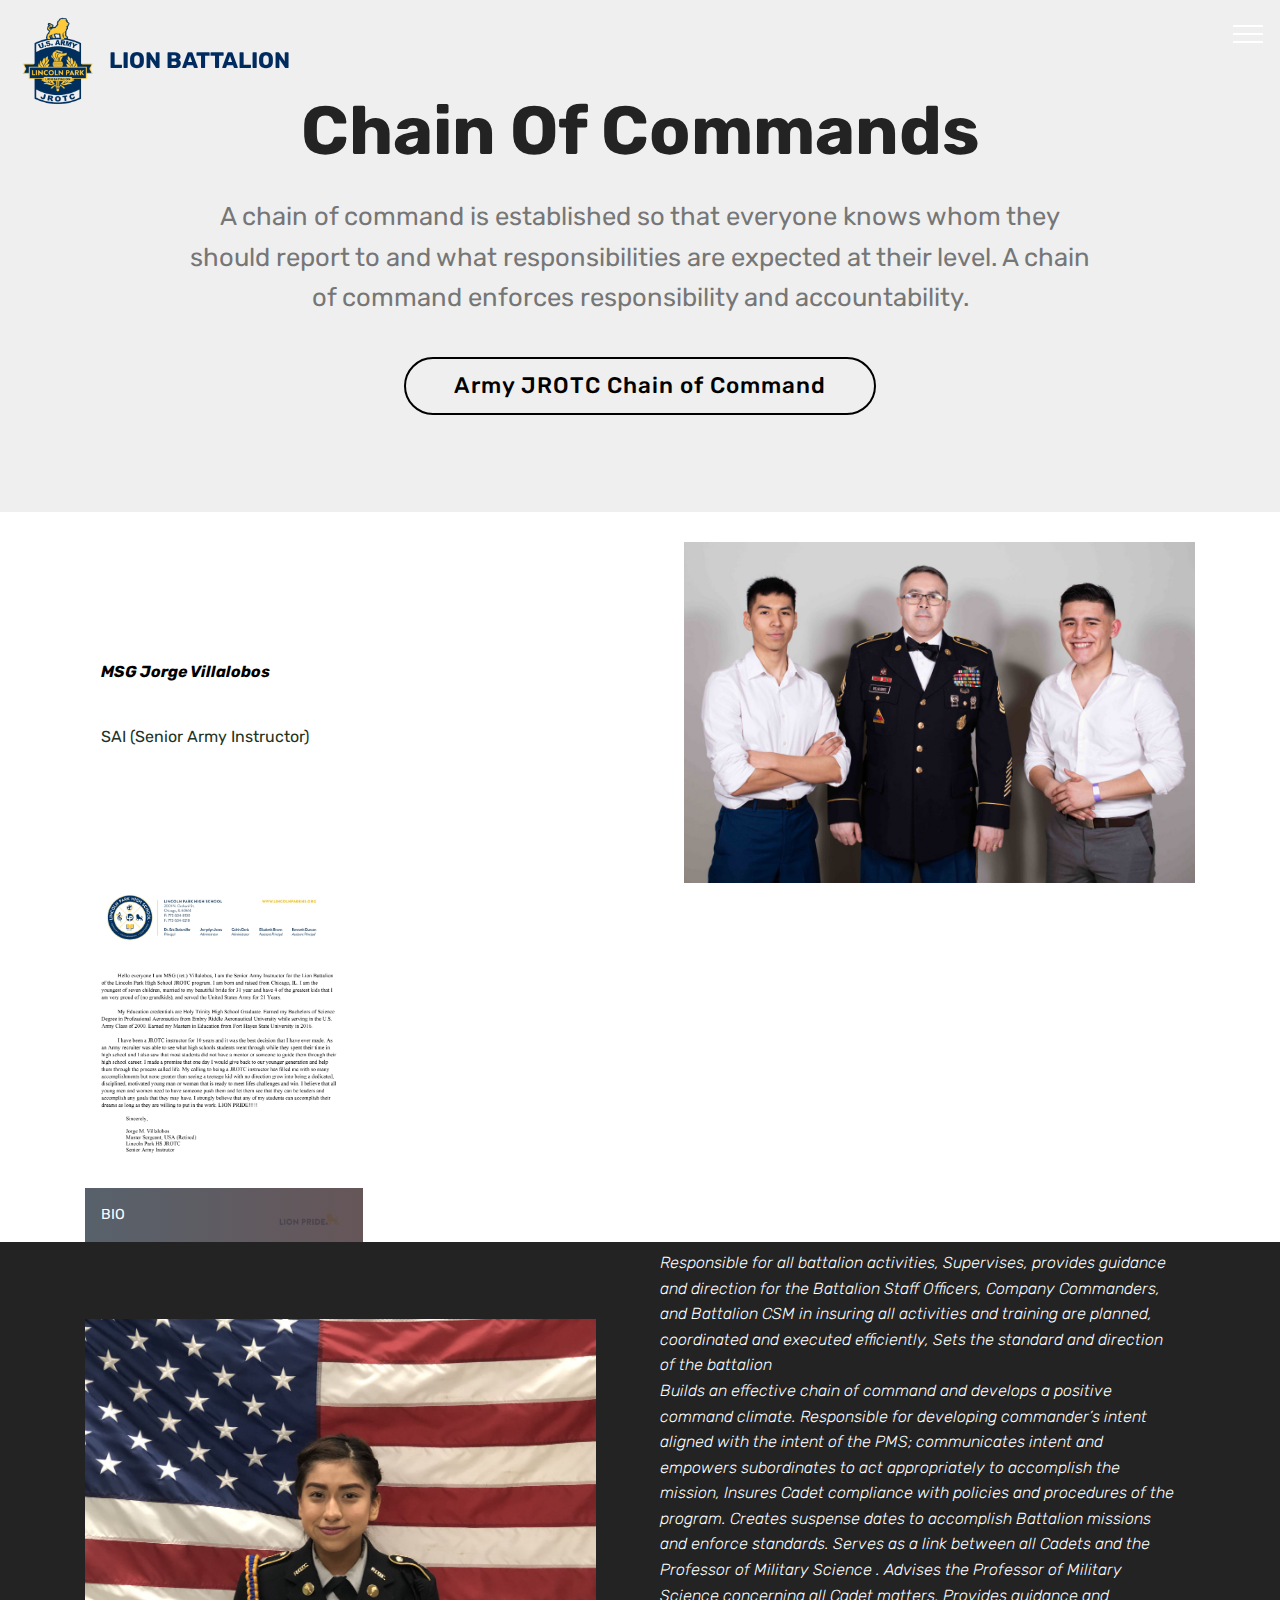
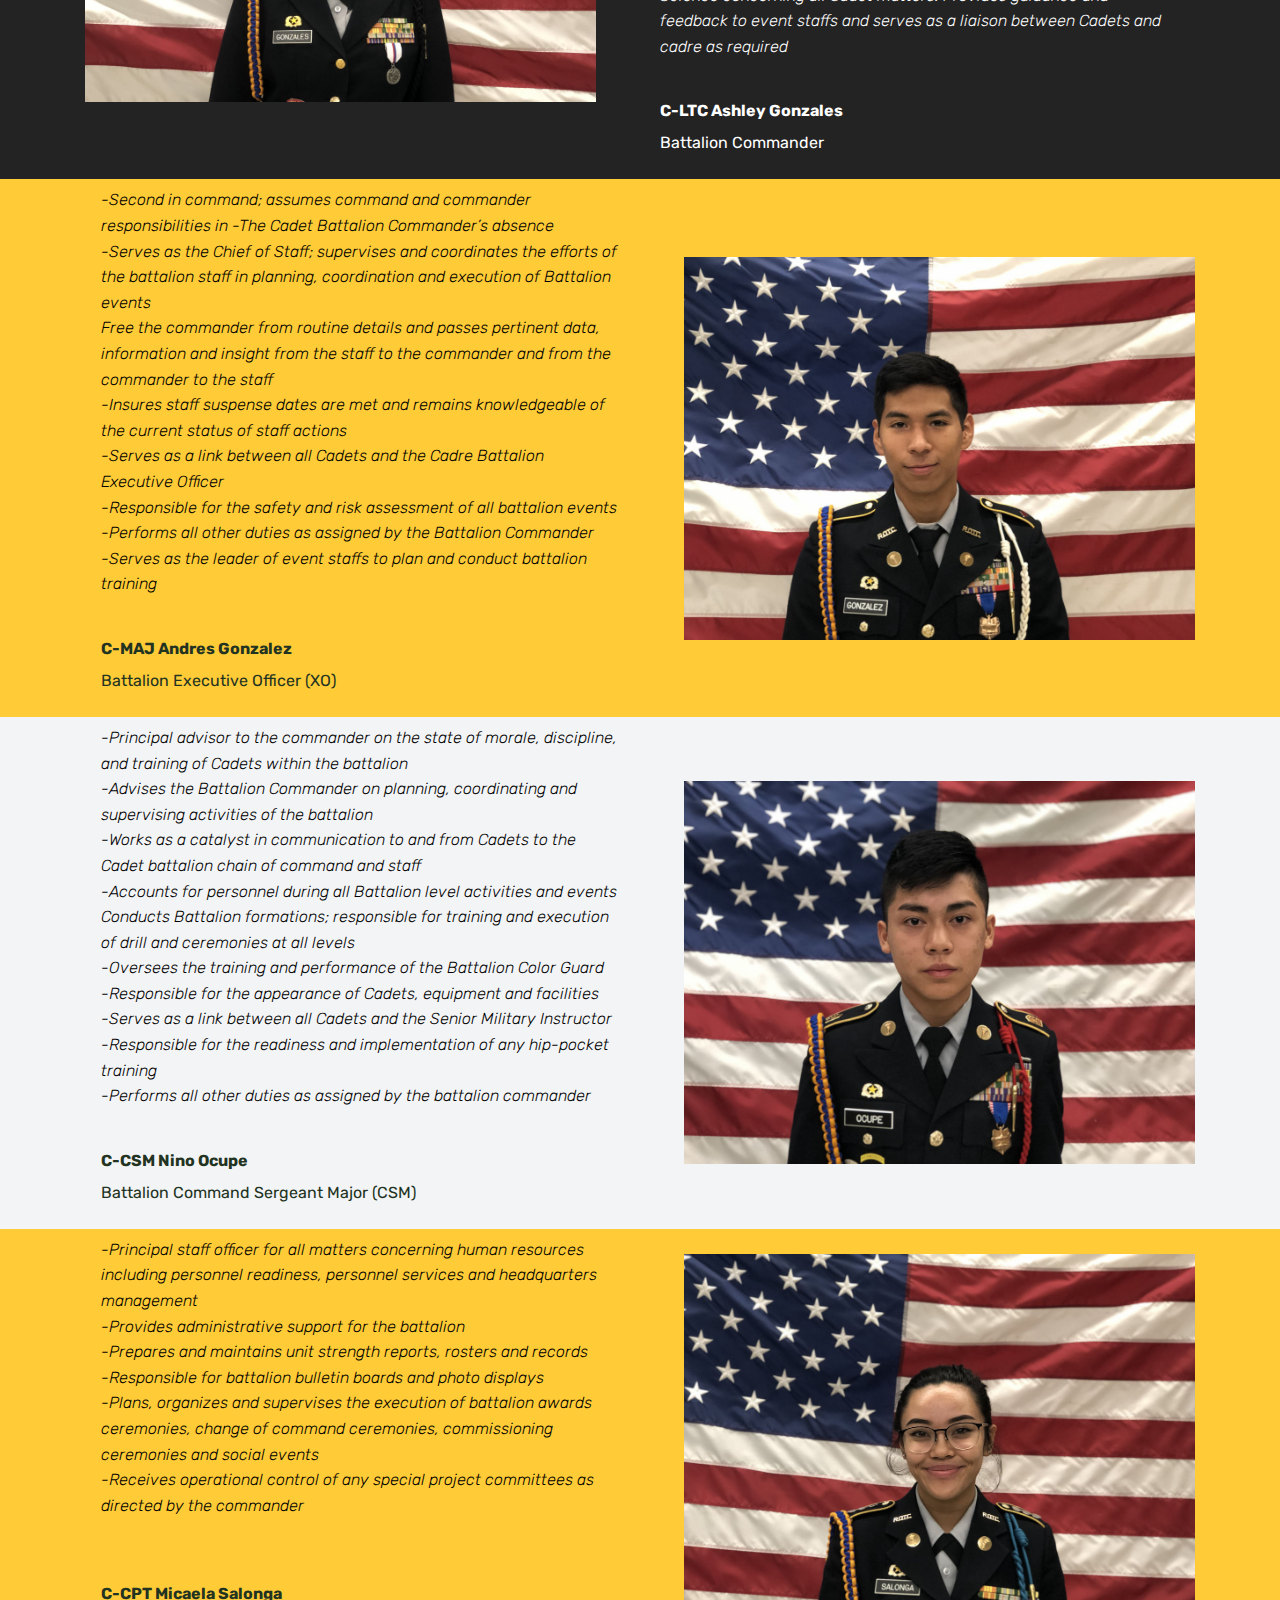
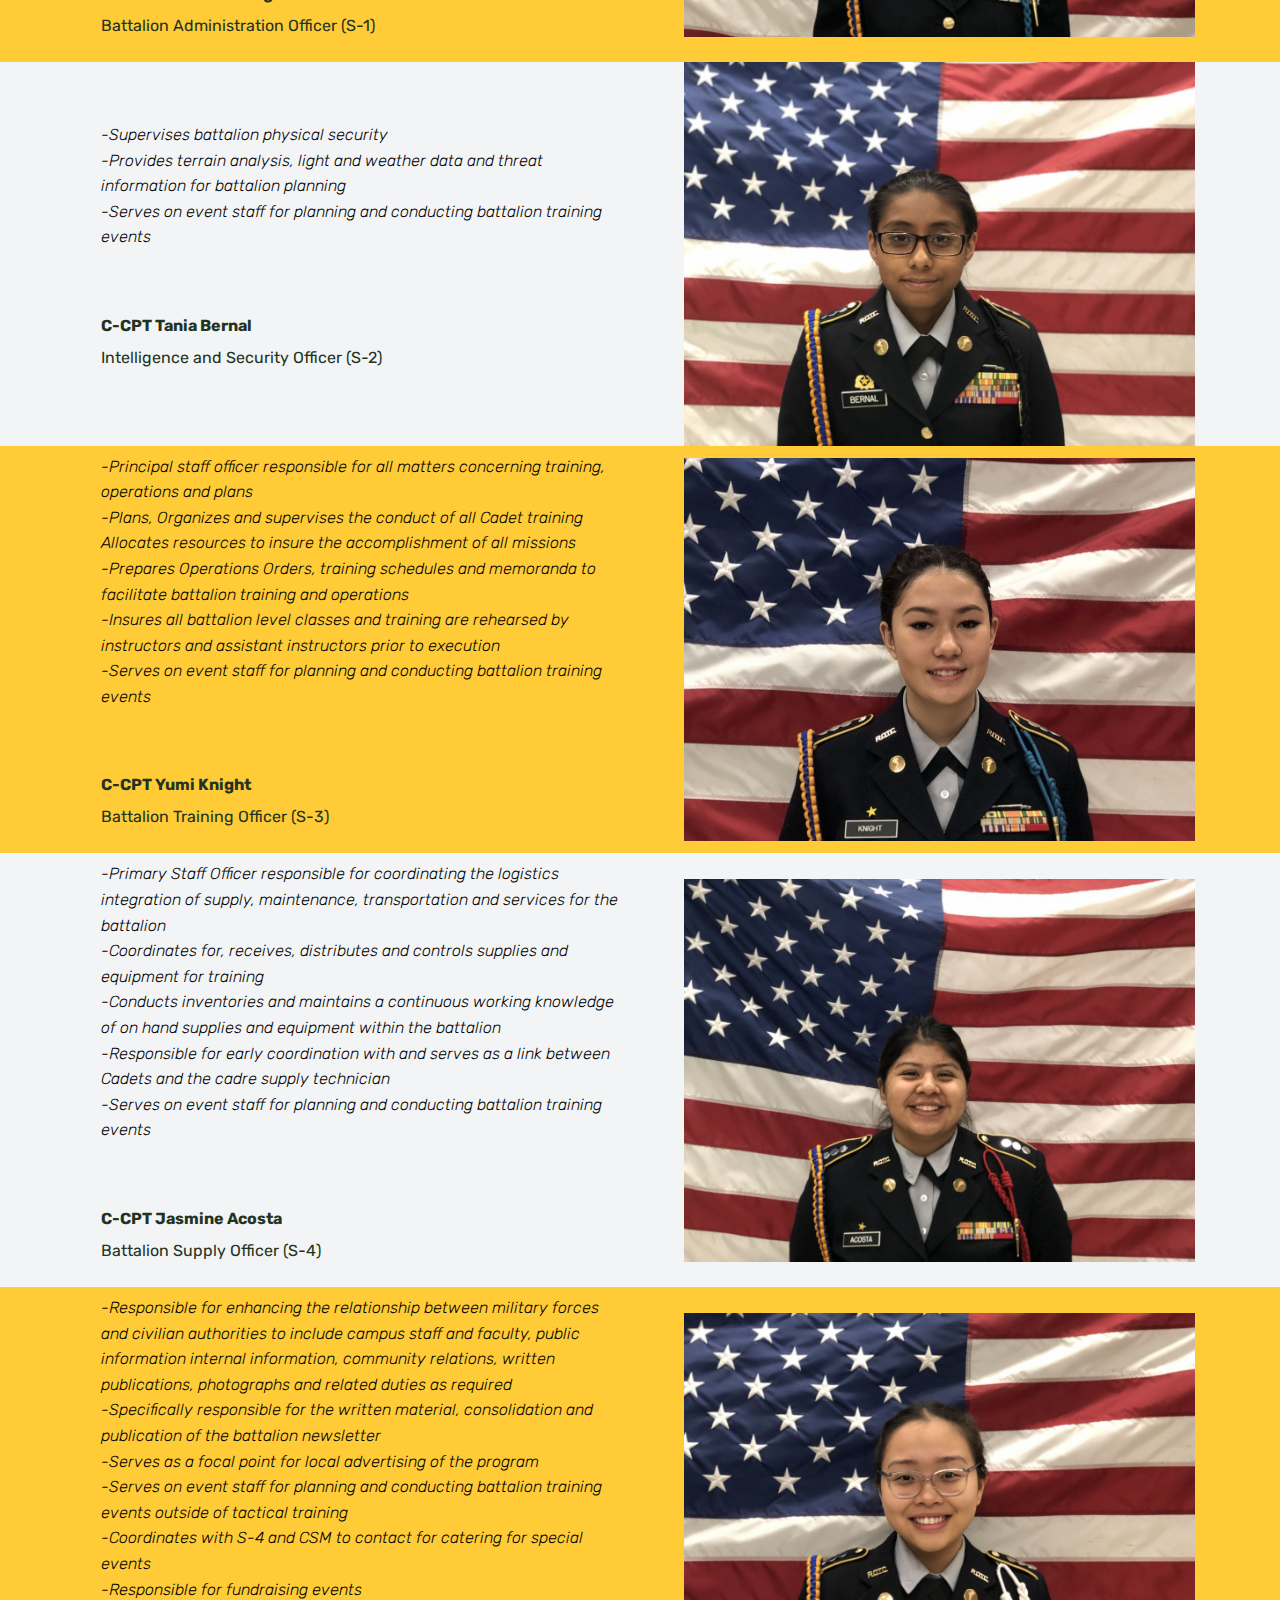
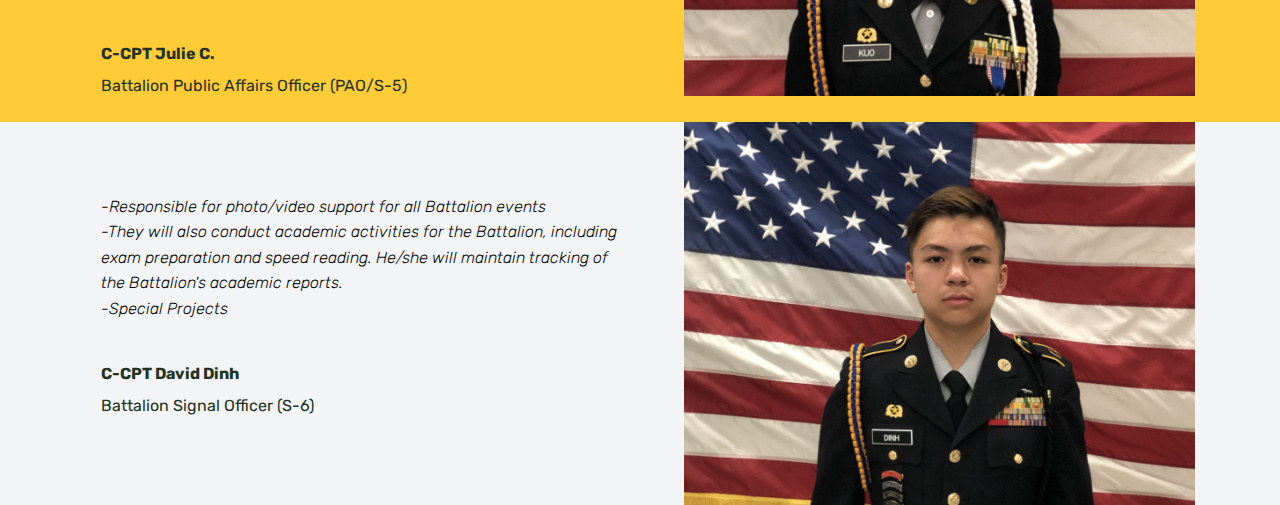
<file: page1.html>
<!DOCTYPE html>
<html  >
<head>
  <!-- Site made with Mobirise Website Builder v4.12.3, https://mobirise.com -->
  <meta charset="UTF-8">
  <meta http-equiv="X-UA-Compatible" content="IE=edge">
  <meta name="generator" content="Mobirise v4.12.3, mobirise.com">
  <meta name="viewport" content="width=device-width, initial-scale=1, minimum-scale=1">
  <link rel="shortcut icon" href="assets/images/imageedit-12-8898153004-122x161.png" type="image/x-icon">
  <meta name="description" content="Site Maker Description">
  
  
  <title>Chain Of Commands</title>
  <link rel="stylesheet" href="assets/web/assets/mobirise-icons2/mobirise2.css">
  <link rel="stylesheet" href="assets/web/assets/mobirise-icons-bold/mobirise-icons-bold.css">
  <link rel="stylesheet" href="assets/web/assets/mobirise-icons/mobirise-icons.css">
  <link rel="stylesheet" href="assets/bootstrap/css/bootstrap.min.css">
  <link rel="stylesheet" href="assets/bootstrap/css/bootstrap-grid.min.css">
  <link rel="stylesheet" href="assets/bootstrap/css/bootstrap-reboot.min.css">
  <link rel="stylesheet" href="assets/dropdown/css/style.css">
  <link rel="stylesheet" href="assets/tether/tether.min.css">
  <link rel="stylesheet" href="assets/theme/css/style.css">
  <link rel="stylesheet" href="assets/gallery/style.css">
  <link rel="preload" as="style" href="assets/mobirise/css/mbr-additional.css"><link rel="stylesheet" href="assets/mobirise/css/mbr-additional.css" type="text/css">
  
  
  
</head>
<body>
  <section class="menu cid-rYuS1NE63Q" once="menu" id="menu1-3x">

    

    <nav class="navbar navbar-expand beta-menu navbar-dropdown align-items-center navbar-fixed-top collapsed bg-color transparent">
        <button class="navbar-toggler navbar-toggler-right" type="button" data-toggle="collapse" data-target="#navbarSupportedContent" aria-controls="navbarSupportedContent" aria-expanded="false" aria-label="Toggle navigation">
            <div class="hamburger">
                <span></span>
                <span></span>
                <span></span>
                <span></span>
            </div>
        </button>
        <div class="menu-logo">
            <div class="navbar-brand">
                <span class="navbar-logo">
                    
                         <img src="assets/images/imageedit-12-8898153004-122x161.png" alt="Mobirise" title="" style="height: 6.6rem;">
                    
                </span>
                <span class="navbar-caption-wrap"><a class="navbar-caption text-primary display-4" href="index.html">LION BATTALION&nbsp;</a></span>
            </div>
        </div>
        <div class="collapse navbar-collapse" id="navbarSupportedContent">
            <ul class="navbar-nav nav-dropdown nav-right" data-app-modern-menu="true"><li class="nav-item">
                    <a class="nav-link link text-white display-4" href="index.html"><span class="mbri-home mbr-iconfont mbr-iconfont-btn" style="font-size: 30px;">&nbsp;Home</span>
                        </a>
                </li>
                <li class="nav-item"><a class="nav-link link text-white display-4" href="page4.html">
                        
                        Activities</a></li><li class="nav-item"><a class="nav-link link text-white display-4" href="page2.html#info4-t"><span class="mbri-search mbr-iconfont mbr-iconfont-btn" style="font-size: 30px;"></span>
                        
                        About Us
                    </a></li><li class="nav-item"><a class="nav-link link text-white display-4" href="page11.html#header2-3l"><span class="mbri-bookmark mbr-iconfont mbr-iconfont-btn" style="font-size: 30px;"></span>
                        
                        Books</a></li><li class="nav-item"><a class="nav-link link text-white display-4" href="page1.html"><span class="mbrib-users mbr-iconfont mbr-iconfont-btn" style="font-size: 30px;">&nbsp;Chain Of Command</span>
                        </a></li><li class="nav-item"><a class="nav-link link text-white display-4" href="page3.html">
                        
                        Cadet Reference</a></li><li class="nav-item"><a class="nav-link link text-white display-4" href="https://chicagojrotc.com/" target="_blank">
                        
                        Chicago JROTC</a></li><li class="nav-item"><a class="nav-link link text-white display-4" href="page5.html#header1-36"><span class="mobi-mbri mobi-mbri-calendar mbr-iconfont mbr-iconfont-btn" style="font-size: 30px;">&nbsp;Events</span>
                        </a></li><li class="nav-item"><a class="nav-link link text-white display-4" href="page10.html#header16-3f">
                        
                        Senior Quotes</a></li><li class="nav-item"><a class="nav-link link text-white display-4" href="page9.html#header2-39">
                        
                        Syllasbus</a></li></ul>
            
        </div>
    </nav>
</section>

<section class="engine"><a href="https://mobirise.info/u">bootstrap website templates</a></section><section class="header1 cid-rY1FTZ8uT7" id="header16-p">

    

    

    <div class="container">
        <div class="row justify-content-md-center">
            <div class="col-md-10 align-center">
                <h1 class="mbr-section-title mbr-bold pb-3 mbr-fonts-style display-1">
                    Chain Of Commands</h1>
                
                <p class="mbr-text pb-3 mbr-fonts-style display-5">
                    A chain of command is established so that everyone knows whom they should report to and what responsibilities are expected at their level. A chain of command enforces responsibility and accountability.
                </p>
                <div class="mbr-section-btn"><a class="btn btn-md btn-black-outline display-4" href="https://www.chicagojrotc.com/jrotc.jsp" target="_blank">Army JROTC Chain of Command</a></div>
            </div>
        </div>
    </div>

</section>

<section class="testimonials3 cid-rYuNBjmmH0" id="testimonials3-3w">

    

    

    <div class="container">
        <div class="media-container-row">
            <div class="media-content px-3 align-self-center mbr-white py-2">
                <p class="mbr-text testimonial-text mbr-fonts-style display-7"><strong>MSG Jorge Villalobos</strong></p>
                <p class="mbr-author-name pt-4 mb-2 mbr-fonts-style display-7"><span style="font-weight: normal;">
                   SAI (Senior Army Instructor)
                </span></p>
                <p class="mbr-author-desc mbr-fonts-style display-7"></p>
            </div>

            <div class="mbr-figure pl-lg-5" style="width: 100%;">
              <img src="assets/images/lphs-military-ball-2020-681-1162x776.jpg" alt="" title="">
            </div>
        </div>
    </div>
</section>

<section class="mbr-gallery mbr-slider-carousel cid-rYuM9YYC0O" id="gallery1-3v">

    

    <div class="container">
        <div><!-- Filter --><!-- Gallery --><div class="mbr-gallery-row"><div class="mbr-gallery-layout-default"><div><div><div class="mbr-gallery-item mbr-gallery-item--p0" data-video-url="false" data-tags=""><div href="#lb-gallery1-3v" data-slide-to="0" data-toggle="modal"><img src="assets/images/msg-v-bio-2000x2588-800x1035.png" alt="" title=""><span class="icon-focus"></span><span class="mbr-gallery-title mbr-fonts-style display-7">BIO</span></div></div></div></div><div class="clearfix"></div></div></div><!-- Lightbox --><div data-app-prevent-settings="" class="mbr-slider modal fade carousel slide" tabindex="-1" data-keyboard="true" data-interval="false" id="lb-gallery1-3v"><div class="modal-dialog"><div class="modal-content"><div class="modal-body"><div class="carousel-inner"><div class="carousel-item active"><img src="assets/images/msg-v-bio-2000x2588.png" alt="" title=""></div></div><a class="carousel-control carousel-control-prev" role="button" data-slide="prev" href="#lb-gallery1-3v"><span class="mbri-left mbr-iconfont" aria-hidden="true"></span><span class="sr-only">Previous</span></a><a class="carousel-control carousel-control-next" role="button" data-slide="next" href="#lb-gallery1-3v"><span class="mbri-right mbr-iconfont" aria-hidden="true"></span><span class="sr-only">Next</span></a><a class="close" href="#" role="button" data-dismiss="modal"><span class="sr-only">Close</span></a></div></div></div></div></div>
    </div>

</section>

<section class="testimonials2 cid-rY1tvytqsN" id="testimonials2-f">

    

    

    <div class="container">
        <div class="media-container-row">
            <div class="mbr-figure pr-lg-5" style="width: 100%;">
              <img src="assets/images/img-1913-2-1162x871.jpg" alt="" title="">
            </div>
            <div class="media-content px-3 align-self-center mbr-white py-2">
                    <p class="mbr-text testimonial-text mbr-fonts-style display-7">Responsible for all battalion activities, Supervises, provides guidance and direction for the Battalion Staff Officers, Company Commanders, and Battalion CSM in insuring all activities and training are planned, coordinated and executed efficiently, Sets the standard and direction of the battalion
<br>Builds an effective chain of command and develops a positive command climate. Responsible for developing commander’s intent aligned with the intent of the PMS; communicates intent and empowers subordinates to act appropriately to accomplish the mission, Insures Cadet compliance with policies and procedures of the program. Creates suspense dates to accomplish Battalion missions and enforce standards. Serves as a link between all Cadets and the Professor of Military Science . Advises the Professor of Military Science concerning all Cadet matters. Provides guidance and feedback to event staffs and serves as a liaison between Cadets and cadre as required</p>
                    <p class="mbr-author-name pt-4 mb-2 mbr-fonts-style display-7">C-LTC Ashley Gonzales</p>
                    <p class="mbr-author-desc mbr-fonts-style display-7">Battalion Commander</p>
            </div>
        </div>
    </div>
</section>

<section class="testimonials3 cid-rY1tvI7NGt" id="testimonials3-g">

    

    

    <div class="container">
        <div class="media-container-row">
            <div class="media-content px-3 align-self-center mbr-white py-2">
                <p class="mbr-text testimonial-text mbr-fonts-style display-7">-Second in command; assumes command and commander responsibilities in -The Cadet Battalion Commander’s absence
<br>-Serves as the Chief of Staff; supervises and coordinates the efforts of the battalion staff in planning, coordination and execution of Battalion events
<br>Free the commander from routine details and passes pertinent data, information and insight from the staff to the commander and from the commander to the staff
<br>-Insures staff suspense dates are met and remains knowledgeable of the current status of staff actions
<br>-Serves as a link between all Cadets and the Cadre Battalion Executive Officer
<br>-Responsible for the safety and risk assessment of all battalion events
<br>-Performs all other duties as assigned by the Battalion Commander
<br>-Serves as the leader of event staffs to plan and conduct battalion training</p>
                <p class="mbr-author-name pt-4 mb-2 mbr-fonts-style display-7">C-MAJ Andres Gonzalez</p>
                <p class="mbr-author-desc mbr-fonts-style display-7">
                   Battalion Executive Officer (XO)
                </p>
            </div>

            <div class="mbr-figure pl-lg-5" style="width: 100%;">
              <img src="assets/images/img-1904-3-1162x871.jpg" alt="" title="">
            </div>
        </div>
    </div>
</section>

<section class="testimonials3 cid-rY1tvRVCg5" id="testimonials3-h">

    

    

    <div class="container">
        <div class="media-container-row">
            <div class="media-content px-3 align-self-center mbr-white py-2">
                <p class="mbr-text testimonial-text mbr-fonts-style display-7">-Principal advisor to the commander on the state of morale, discipline, and training of Cadets within the battalion
<br>-Advises the Battalion Commander on planning, coordinating and supervising activities of the battalion
<br>-Works as a catalyst in communication to and from Cadets to the Cadet battalion chain of command and staff
<br>-Accounts for personnel during all Battalion level activities and events
<br>Conducts Battalion formations; responsible for training and execution of drill and ceremonies at all levels
<br>-Oversees the training and performance of the Battalion Color Guard
<br>-Responsible for the appearance of Cadets, equipment and facilities
<br>-Serves as a link between all Cadets and the Senior Military Instructor
<br>-Responsible for the readiness and implementation of any hip-pocket training
<br>-Performs all other duties as assigned by the battalion commander</p>
                <p class="mbr-author-name pt-4 mb-2 mbr-fonts-style display-7">C-CSM Nino Ocupe
                </p>
                <p class="mbr-author-desc mbr-fonts-style display-7">
                   Battalion Command Sergeant Major (CSM)
                </p>
            </div>

            <div class="mbr-figure pl-lg-5" style="width: 100%;">
              <img src="assets/images/img-1893-2-1162x871.jpg" alt="" title="">
            </div>
        </div>
    </div>
</section>

<section class="testimonials3 cid-rY1twrRXjl" id="testimonials3-i">

    

    

    <div class="container">
        <div class="media-container-row">
            <div class="media-content px-3 align-self-center mbr-white py-2">
                <p class="mbr-text testimonial-text mbr-fonts-style display-7">-Principal staff officer for all matters concerning human resources including personnel readiness, personnel services and headquarters management
<br>-Provides administrative support for the battalion
<br>-Prepares and maintains unit strength reports, rosters and records
<br>-Responsible for battalion bulletin boards and photo displays
<br>-Plans, organizes and supervises the execution of battalion awards ceremonies, change of command ceremonies, commissioning ceremonies and social events
<br>-Receives operational control of any special project committees as directed by the commander</p>
                <p class="mbr-author-name pt-4 mb-2 mbr-fonts-style display-7"><br>C-CPT Micaela Salonga </p>
                <p class="mbr-author-desc mbr-fonts-style display-7">
                   Battalion Administration Officer (S-1)
                </p>
            </div>

            <div class="mbr-figure pl-lg-5" style="width: 100%;">
              <img src="assets/images/img-1928-2-1162x871.jpg" alt="" title="">
            </div>
        </div>
    </div>
</section>

<section class="testimonials3 cid-rY1twCoP7s" id="testimonials3-j">

    

    

    <div class="container">
        <div class="media-container-row">
            <div class="media-content px-3 align-self-center mbr-white py-2">
                <p class="mbr-text testimonial-text mbr-fonts-style display-7">-Supervises battalion physical security
<br>-Provides terrain analysis, light and weather data and threat information for battalion planning
<br>-Serves on event staff for planning and conducting battalion training events</p>
                <p class="mbr-author-name pt-4 mb-2 mbr-fonts-style display-7"><br>C-CPT Tania Bernal</p>
                <p class="mbr-author-desc mbr-fonts-style display-7">
                   Intelligence and Security Officer (S-2)
                </p>
            </div>

            <div class="mbr-figure pl-lg-5" style="width: 100%;">
              <img src="assets/images/img-1909-2-1162x871.jpg" alt="" title="">
            </div>
        </div>
    </div>
</section>

<section class="testimonials3 cid-rY1twNuOVz" id="testimonials3-k">

    

    

    <div class="container">
        <div class="media-container-row">
            <div class="media-content px-3 align-self-center mbr-white py-2">
                <p class="mbr-text testimonial-text mbr-fonts-style display-7">-Principal staff officer responsible for all matters concerning training, operations and plans
<br>-Plans, Organizes and supervises the conduct of all Cadet training
<br>Allocates resources to insure the accomplishment of all missions
<br>-Prepares Operations Orders, training schedules and memoranda to facilitate battalion training and operations
<br>-Insures all battalion level classes and training are rehearsed by instructors and assistant instructors prior to execution
<br>-Serves on event staff for planning and conducting battalion training events</p>
                <p class="mbr-author-name pt-4 mb-2 mbr-fonts-style display-7"><br>C-CPT Yumi Knight</p>
                <p class="mbr-author-desc mbr-fonts-style display-7">
                   Battalion Training Officer (S-3)
                </p>
            </div>

            <div class="mbr-figure pl-lg-5" style="width: 100%;">
              <img src="assets/images/img-1919-2-1162x871.jpeg" alt="" title="">
            </div>
        </div>
    </div>
</section>

<section class="testimonials3 cid-rY1zauMH4Z" id="testimonials3-m">

    

    

    <div class="container">
        <div class="media-container-row">
            <div class="media-content px-3 align-self-center mbr-white py-2">
                <p class="mbr-text testimonial-text mbr-fonts-style display-7">-Primary Staff Officer responsible for coordinating the logistics integration of supply, maintenance, transportation and services for the battalion
<br>-Coordinates for, receives, distributes and controls supplies and equipment for training
<br>-Conducts inventories and maintains a continuous working knowledge of on hand supplies and equipment within the battalion
<br>-Responsible for early coordination with and serves as a link between Cadets and the cadre supply technician
<br>-Serves on event staff for planning and conducting battalion training events</p>
                <p class="mbr-author-name pt-4 mb-2 mbr-fonts-style display-7"><br>C-CPT Jasmine Acosta</p>
                <p class="mbr-author-desc mbr-fonts-style display-7">
                   Battalion Supply Officer (S-4)
                </p>
            </div>

            <div class="mbr-figure pl-lg-5" style="width: 100%;">
              <img src="assets/images/img-1921-2-1162x871.jpg" alt="" title="">
            </div>
        </div>
    </div>
</section>

<section class="testimonials3 cid-rY1zcD87td" id="testimonials3-n">

    

    

    <div class="container">
        <div class="media-container-row">
            <div class="media-content px-3 align-self-center mbr-white py-2">
                <p class="mbr-text testimonial-text mbr-fonts-style display-7">-Responsible for enhancing the relationship between military forces and civilian authorities to include campus staff and faculty, public information internal information, community relations, written publications, photographs and related duties as required
<br>-Specifically responsible for the written material, consolidation and publication of the battalion newsletter
<br>-Serves as a focal point for local advertising of the program
<br>-Serves on event staff for planning and conducting battalion training events outside of tactical training
<br>-Coordinates with S-4 and CSM to contact for catering for special events
<br>-Responsible for fundraising events</p>
                <p class="mbr-author-name pt-4 mb-2 mbr-fonts-style display-7">
                   C-CPT Julie C.
                </p>
                <p class="mbr-author-desc mbr-fonts-style display-7">
                   Battalion Public Affairs Officer (PAO/S-5)
                </p>
            </div>

            <div class="mbr-figure pl-lg-5" style="width: 100%;">
              <img src="assets/images/img-1899-2-1162x871.jpg" alt="" title="">
            </div>
        </div>
    </div>
</section>

<section class="testimonials3 cid-rY1zcMEloH" id="testimonials3-o">

    

    

    <div class="container">
        <div class="media-container-row">
            <div class="media-content px-3 align-self-center mbr-white py-2">
                <p class="mbr-text testimonial-text mbr-fonts-style display-7">-Responsible for photo/video support for all Battalion events&nbsp;<br>-They will also conduct academic activities for the Battalion, including exam preparation and speed reading. He/she will maintain tracking of the Battalion's academic reports.<br>-Special Projects</p>
                <p class="mbr-author-name pt-4 mb-2 mbr-fonts-style display-7">
                   C-CPT David Dinh
                </p>
                <p class="mbr-author-desc mbr-fonts-style display-7">
                   Battalion Signal Officer (S-6)
                </p>
            </div>

            <div class="mbr-figure pl-lg-5" style="width: 100%;">
              <img src="assets/images/img-1941-2-1162x871.jpg" alt="" title="">
            </div>
        </div>
    </div>
</section>


  <script src="assets/web/assets/jquery/jquery.min.js"></script>
  <script src="assets/popper/popper.min.js"></script>
  <script src="assets/bootstrap/js/bootstrap.min.js"></script>
  <script src="assets/smoothscroll/smooth-scroll.js"></script>
  <script src="assets/bootstrapcarouselswipe/bootstrap-carousel-swipe.js"></script>
  <script src="assets/vimeoplayer/jquery.mb.vimeo_player.js"></script>
  <script src="assets/masonry/masonry.pkgd.min.js"></script>
  <script src="assets/imagesloaded/imagesloaded.pkgd.min.js"></script>
  <script src="assets/dropdown/js/nav-dropdown.js"></script>
  <script src="assets/dropdown/js/navbar-dropdown.js"></script>
  <script src="assets/touchswipe/jquery.touch-swipe.min.js"></script>
  <script src="assets/tether/tether.min.js"></script>
  <script src="assets/theme/js/script.js"></script>
  <script src="assets/gallery/player.min.js"></script>
  <script src="assets/gallery/script.js"></script>
  <script src="assets/slidervideo/script.js"></script>
  
  
</body>
</html>
</file>
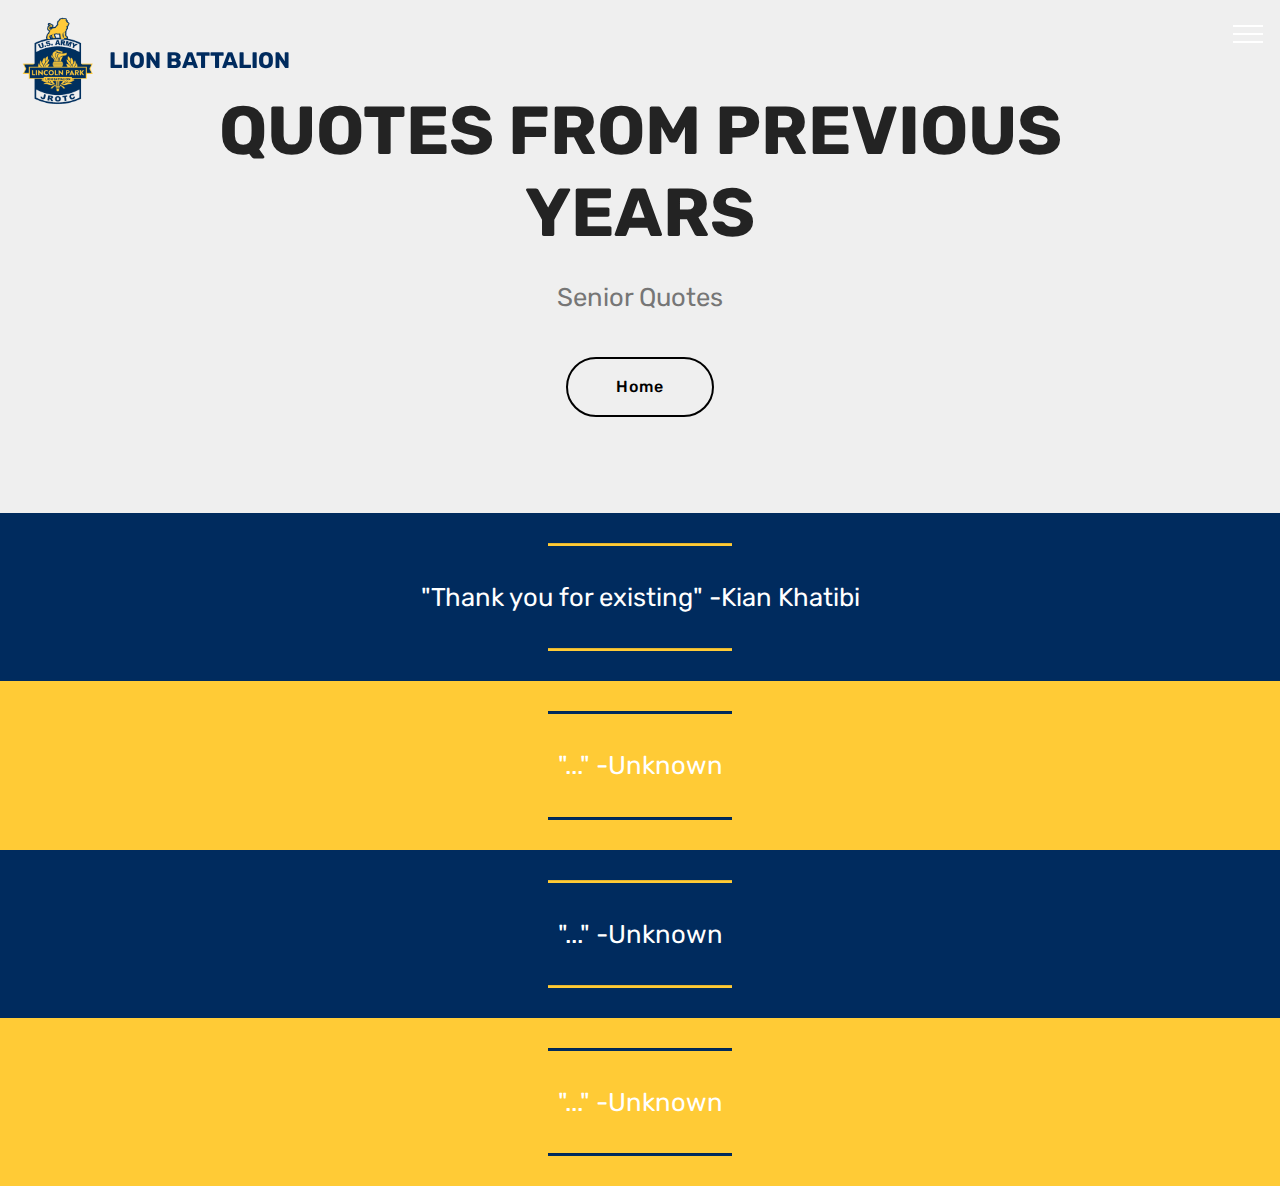
<file: page10.html>
<!DOCTYPE html>
<html  >
<head>
  <!-- Site made with Mobirise Website Builder v4.12.3, https://mobirise.com -->
  <meta charset="UTF-8">
  <meta http-equiv="X-UA-Compatible" content="IE=edge">
  <meta name="generator" content="Mobirise v4.12.3, mobirise.com">
  <meta name="viewport" content="width=device-width, initial-scale=1, minimum-scale=1">
  <link rel="shortcut icon" href="assets/images/imageedit-12-8898153004-122x161.png" type="image/x-icon">
  <meta name="description" content="Site Maker Description">
  
  
  <title>Senior Quotes</title>
  <link rel="stylesheet" href="assets/web/assets/mobirise-icons2/mobirise2.css">
  <link rel="stylesheet" href="assets/web/assets/mobirise-icons-bold/mobirise-icons-bold.css">
  <link rel="stylesheet" href="assets/web/assets/mobirise-icons/mobirise-icons.css">
  <link rel="stylesheet" href="assets/bootstrap/css/bootstrap.min.css">
  <link rel="stylesheet" href="assets/bootstrap/css/bootstrap-grid.min.css">
  <link rel="stylesheet" href="assets/bootstrap/css/bootstrap-reboot.min.css">
  <link rel="stylesheet" href="assets/dropdown/css/style.css">
  <link rel="stylesheet" href="assets/tether/tether.min.css">
  <link rel="stylesheet" href="assets/theme/css/style.css">
  <link rel="preload" as="style" href="assets/mobirise/css/mbr-additional.css"><link rel="stylesheet" href="assets/mobirise/css/mbr-additional.css" type="text/css">
  
  
  
</head>
<body>
  <section class="menu cid-rYuS1NE63Q" once="menu" id="menu1-3x">

    

    <nav class="navbar navbar-expand beta-menu navbar-dropdown align-items-center navbar-fixed-top collapsed bg-color transparent">
        <button class="navbar-toggler navbar-toggler-right" type="button" data-toggle="collapse" data-target="#navbarSupportedContent" aria-controls="navbarSupportedContent" aria-expanded="false" aria-label="Toggle navigation">
            <div class="hamburger">
                <span></span>
                <span></span>
                <span></span>
                <span></span>
            </div>
        </button>
        <div class="menu-logo">
            <div class="navbar-brand">
                <span class="navbar-logo">
                    
                         <img src="assets/images/imageedit-12-8898153004-122x161.png" alt="Mobirise" title="" style="height: 6.6rem;">
                    
                </span>
                <span class="navbar-caption-wrap"><a class="navbar-caption text-primary display-4" href="index.html">LION BATTALION&nbsp;</a></span>
            </div>
        </div>
        <div class="collapse navbar-collapse" id="navbarSupportedContent">
            <ul class="navbar-nav nav-dropdown nav-right" data-app-modern-menu="true"><li class="nav-item">
                    <a class="nav-link link text-white display-4" href="index.html"><span class="mbri-home mbr-iconfont mbr-iconfont-btn" style="font-size: 30px;">&nbsp;Home</span>
                        </a>
                </li>
                <li class="nav-item"><a class="nav-link link text-white display-4" href="page4.html">
                        
                        Activities</a></li><li class="nav-item"><a class="nav-link link text-white display-4" href="page2.html#info4-t"><span class="mbri-search mbr-iconfont mbr-iconfont-btn" style="font-size: 30px;"></span>
                        
                        About Us
                    </a></li><li class="nav-item"><a class="nav-link link text-white display-4" href="page11.html#header2-3l"><span class="mbri-bookmark mbr-iconfont mbr-iconfont-btn" style="font-size: 30px;"></span>
                        
                        Books</a></li><li class="nav-item"><a class="nav-link link text-white display-4" href="page1.html"><span class="mbrib-users mbr-iconfont mbr-iconfont-btn" style="font-size: 30px;">&nbsp;Chain Of Command</span>
                        </a></li><li class="nav-item"><a class="nav-link link text-white display-4" href="page3.html">
                        
                        Cadet Reference</a></li><li class="nav-item"><a class="nav-link link text-white display-4" href="https://chicagojrotc.com/" target="_blank">
                        
                        Chicago JROTC</a></li><li class="nav-item"><a class="nav-link link text-white display-4" href="page5.html#header1-36"><span class="mobi-mbri mobi-mbri-calendar mbr-iconfont mbr-iconfont-btn" style="font-size: 30px;">&nbsp;Events</span>
                        </a></li><li class="nav-item"><a class="nav-link link text-white display-4" href="page10.html#header16-3f">
                        
                        Senior Quotes</a></li><li class="nav-item"><a class="nav-link link text-white display-4" href="page9.html#header2-39">
                        
                        Syllasbus</a></li></ul>
            
        </div>
    </nav>
</section>

<section class="engine"><a href="https://mobirise.info">Mobirise</a></section><section class="header1 cid-rYuAGus1Sx" id="header16-3f">

    

    

    <div class="container">
        <div class="row justify-content-md-center">
            <div class="col-md-10 align-center">
                <h1 class="mbr-section-title mbr-bold pb-3 mbr-fonts-style display-1">
                    QUOTES FROM PREVIOUS YEARS<br></h1>
                
                <p class="mbr-text pb-3 mbr-fonts-style display-5">
                    Senior Quotes</p>
                <div class="mbr-section-btn"><a class="btn btn-md btn-black-outline display-7" href="index.html#header2-1">Home</a></div>
            </div>
        </div>
    </div>

</section>

<section class="mbr-section article content10 cid-rYuAST0RSy" id="content10-3g">
    
     

    <div class="container">
        <div class="inner-container" style="width: 66%;">
            <hr class="line" style="width: 25%;">
            <div class="section-text align-center mbr-white mbr-fonts-style display-5">"Thank you for existing" -Kian Khatibi</div>
            <hr class="line" style="width: 25%;">
        </div>
    </div>
</section>

<section class="mbr-section article content10 cid-rYuAT9YkrX" id="content10-3h">
    
     

    <div class="container">
        <div class="inner-container" style="width: 66%;">
            <hr class="line" style="width: 25%;">
            <div class="section-text align-center mbr-white mbr-fonts-style display-5">"..." -Unknown</div>
            <hr class="line" style="width: 25%;">
        </div>
    </div>
</section>

<section class="mbr-section article content10 cid-rYuATrPjeN" id="content10-3i">
    
     

    <div class="container">
        <div class="inner-container" style="width: 66%;">
            <hr class="line" style="width: 25%;">
            <div class="section-text align-center mbr-white mbr-fonts-style display-5">"..." -Unknown</div>
            <hr class="line" style="width: 25%;">
        </div>
    </div>
</section>

<section class="mbr-section article content10 cid-rYuATNtpFM" id="content10-3j">
    
     

    <div class="container">
        <div class="inner-container" style="width: 66%;">
            <hr class="line" style="width: 25%;">
            <div class="section-text align-center mbr-white mbr-fonts-style display-5">"..." -Unknown</div>
            <hr class="line" style="width: 25%;">
        </div>
    </div>
</section>


  <script src="assets/web/assets/jquery/jquery.min.js"></script>
  <script src="assets/popper/popper.min.js"></script>
  <script src="assets/bootstrap/js/bootstrap.min.js"></script>
  <script src="assets/dropdown/js/nav-dropdown.js"></script>
  <script src="assets/dropdown/js/navbar-dropdown.js"></script>
  <script src="assets/touchswipe/jquery.touch-swipe.min.js"></script>
  <script src="assets/tether/tether.min.js"></script>
  <script src="assets/smoothscroll/smooth-scroll.js"></script>
  <script src="assets/theme/js/script.js"></script>
  
  
</body>
</html>
</file>
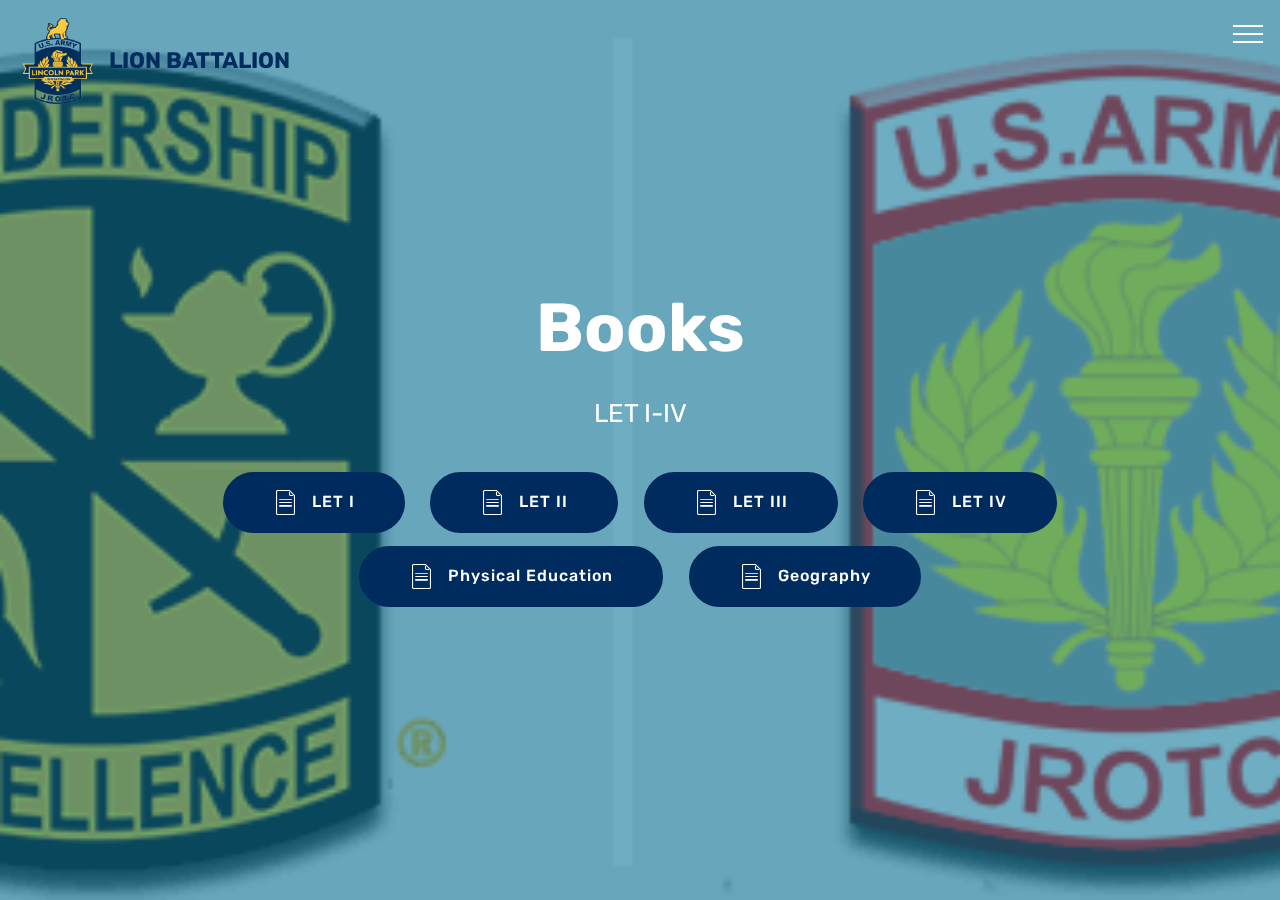
<file: page11.html>
<!DOCTYPE html>
<html  >
<head>
  <!-- Site made with Mobirise Website Builder v4.12.3, https://mobirise.com -->
  <meta charset="UTF-8">
  <meta http-equiv="X-UA-Compatible" content="IE=edge">
  <meta name="generator" content="Mobirise v4.12.3, mobirise.com">
  <meta name="viewport" content="width=device-width, initial-scale=1, minimum-scale=1">
  <link rel="shortcut icon" href="assets/images/imageedit-12-8898153004-122x161.png" type="image/x-icon">
  <meta name="description" content="Site Generator Description">
  
  
  <title>Books</title>
  <link rel="stylesheet" href="assets/web/assets/mobirise-icons2/mobirise2.css">
  <link rel="stylesheet" href="assets/web/assets/mobirise-icons-bold/mobirise-icons-bold.css">
  <link rel="stylesheet" href="assets/web/assets/mobirise-icons/mobirise-icons.css">
  <link rel="stylesheet" href="assets/bootstrap/css/bootstrap.min.css">
  <link rel="stylesheet" href="assets/bootstrap/css/bootstrap-grid.min.css">
  <link rel="stylesheet" href="assets/bootstrap/css/bootstrap-reboot.min.css">
  <link rel="stylesheet" href="assets/dropdown/css/style.css">
  <link rel="stylesheet" href="assets/tether/tether.min.css">
  <link rel="stylesheet" href="assets/theme/css/style.css">
  <link rel="preload" as="style" href="assets/mobirise/css/mbr-additional.css"><link rel="stylesheet" href="assets/mobirise/css/mbr-additional.css" type="text/css">
  
  
  
</head>
<body>
  <section class="menu cid-rYuS1NE63Q" once="menu" id="menu1-3x">

    

    <nav class="navbar navbar-expand beta-menu navbar-dropdown align-items-center navbar-fixed-top collapsed bg-color transparent">
        <button class="navbar-toggler navbar-toggler-right" type="button" data-toggle="collapse" data-target="#navbarSupportedContent" aria-controls="navbarSupportedContent" aria-expanded="false" aria-label="Toggle navigation">
            <div class="hamburger">
                <span></span>
                <span></span>
                <span></span>
                <span></span>
            </div>
        </button>
        <div class="menu-logo">
            <div class="navbar-brand">
                <span class="navbar-logo">
                    
                         <img src="assets/images/imageedit-12-8898153004-122x161.png" alt="Mobirise" title="" style="height: 6.6rem;">
                    
                </span>
                <span class="navbar-caption-wrap"><a class="navbar-caption text-primary display-4" href="index.html">LION BATTALION&nbsp;</a></span>
            </div>
        </div>
        <div class="collapse navbar-collapse" id="navbarSupportedContent">
            <ul class="navbar-nav nav-dropdown nav-right" data-app-modern-menu="true"><li class="nav-item">
                    <a class="nav-link link text-white display-4" href="index.html"><span class="mbri-home mbr-iconfont mbr-iconfont-btn" style="font-size: 30px;">&nbsp;Home</span>
                        </a>
                </li>
                <li class="nav-item"><a class="nav-link link text-white display-4" href="page4.html">
                        
                        Activities</a></li><li class="nav-item"><a class="nav-link link text-white display-4" href="page2.html#info4-t"><span class="mbri-search mbr-iconfont mbr-iconfont-btn" style="font-size: 30px;"></span>
                        
                        About Us
                    </a></li><li class="nav-item"><a class="nav-link link text-white display-4" href="page11.html#header2-3l"><span class="mbri-bookmark mbr-iconfont mbr-iconfont-btn" style="font-size: 30px;"></span>
                        
                        Books</a></li><li class="nav-item"><a class="nav-link link text-white display-4" href="page1.html"><span class="mbrib-users mbr-iconfont mbr-iconfont-btn" style="font-size: 30px;">&nbsp;Chain Of Command</span>
                        </a></li><li class="nav-item"><a class="nav-link link text-white display-4" href="page3.html">
                        
                        Cadet Reference</a></li><li class="nav-item"><a class="nav-link link text-white display-4" href="https://chicagojrotc.com/" target="_blank">
                        
                        Chicago JROTC</a></li><li class="nav-item"><a class="nav-link link text-white display-4" href="page5.html#header1-36"><span class="mobi-mbri mobi-mbri-calendar mbr-iconfont mbr-iconfont-btn" style="font-size: 30px;">&nbsp;Events</span>
                        </a></li><li class="nav-item"><a class="nav-link link text-white display-4" href="page10.html#header16-3f">
                        
                        Senior Quotes</a></li><li class="nav-item"><a class="nav-link link text-white display-4" href="page9.html#header2-39">
                        
                        Syllasbus</a></li></ul>
            
        </div>
    </nav>
</section>

<section class="engine"><a href="https://mobirise.info/v">free html templates</a></section><section class="cid-rYuBi5DHvo mbr-fullscreen mbr-parallax-background" id="header2-3l">

    

    <div class="mbr-overlay" style="opacity: 0.6; background-color: rgb(15, 118, 153);"></div>

    <div class="container align-center">
        <div class="row justify-content-md-center">
            <div class="mbr-white col-md-10">
                <h1 class="mbr-section-title mbr-bold pb-3 mbr-fonts-style display-1">
                    Books</h1>
                
                <p class="mbr-text pb-3 mbr-fonts-style display-5">
                    LET I-IV</p>
                <div class="mbr-section-btn"><a class="btn btn-md btn-primary display-7" href="https://4.files.edl.io/ecb1/09/05/18/143916-d38ac2a1-c95c-4db9-a2f6-de5c0bb071a9.pdf" target="_blank"><span class="mbri-file mbr-iconfont mbr-iconfont-btn" style="font-size: 25px;"></span>LET I</a>  <a class="btn btn-md btn-primary display-7" href="https://4.files.edl.io/b52d/09/05/18/143958-02def758-5d4c-4728-a55c-bbd4261437de.pdf" target="_blank"><span class="mbri-file mbr-iconfont mbr-iconfont-btn" style="font-size: 25px;"></span>LET II</a> <a class="btn btn-md btn-primary display-7" href="https://4.files.edl.io/4280/04/03/20/011813-733cb91c-caf1-4896-9e7d-897d258f4722.pdf" target="_blank"><span class="mbri-file mbr-iconfont mbr-iconfont-btn" style="font-size: 25px;"></span>LET III</a> <a class="btn btn-md btn-primary display-7" href="https://4.files.edl.io/13a1/04/03/20/011830-6ae27caf-0909-4316-9340-5b627472d241.pdf" target="_blank"><span class="mbri-file mbr-iconfont mbr-iconfont-btn" style="font-size: 25px;"></span>LET IV</a>    <a class="btn btn-md btn-primary display-7" href="https://4.files.edl.io/efba/04/03/20/011855-9604eac2-ab1b-49bf-8201-c7e8027b1177.pdf" target="_blank"><span class="mbri-file mbr-iconfont mbr-iconfont-btn" style="font-size: 25px;"></span>Physical Education</a> <a class="btn btn-md btn-primary display-7" href="https://4.files.edl.io/891d/04/03/20/011756-557f0b5b-1a09-4084-90cb-2042068cd641.pdf" target="_blank"><span class="mbri-file mbr-iconfont mbr-iconfont-btn" style="font-size: 25px;"></span>Geography</a></div>
            </div>
        </div>
    </div>
    
</section>


  <script src="assets/web/assets/jquery/jquery.min.js"></script>
  <script src="assets/popper/popper.min.js"></script>
  <script src="assets/bootstrap/js/bootstrap.min.js"></script>
  <script src="assets/smoothscroll/smooth-scroll.js"></script>
  <script src="assets/dropdown/js/nav-dropdown.js"></script>
  <script src="assets/dropdown/js/navbar-dropdown.js"></script>
  <script src="assets/touchswipe/jquery.touch-swipe.min.js"></script>
  <script src="assets/tether/tether.min.js"></script>
  <script src="assets/parallax/jarallax.min.js"></script>
  <script src="assets/theme/js/script.js"></script>
  
  
</body>
</html>
</file>
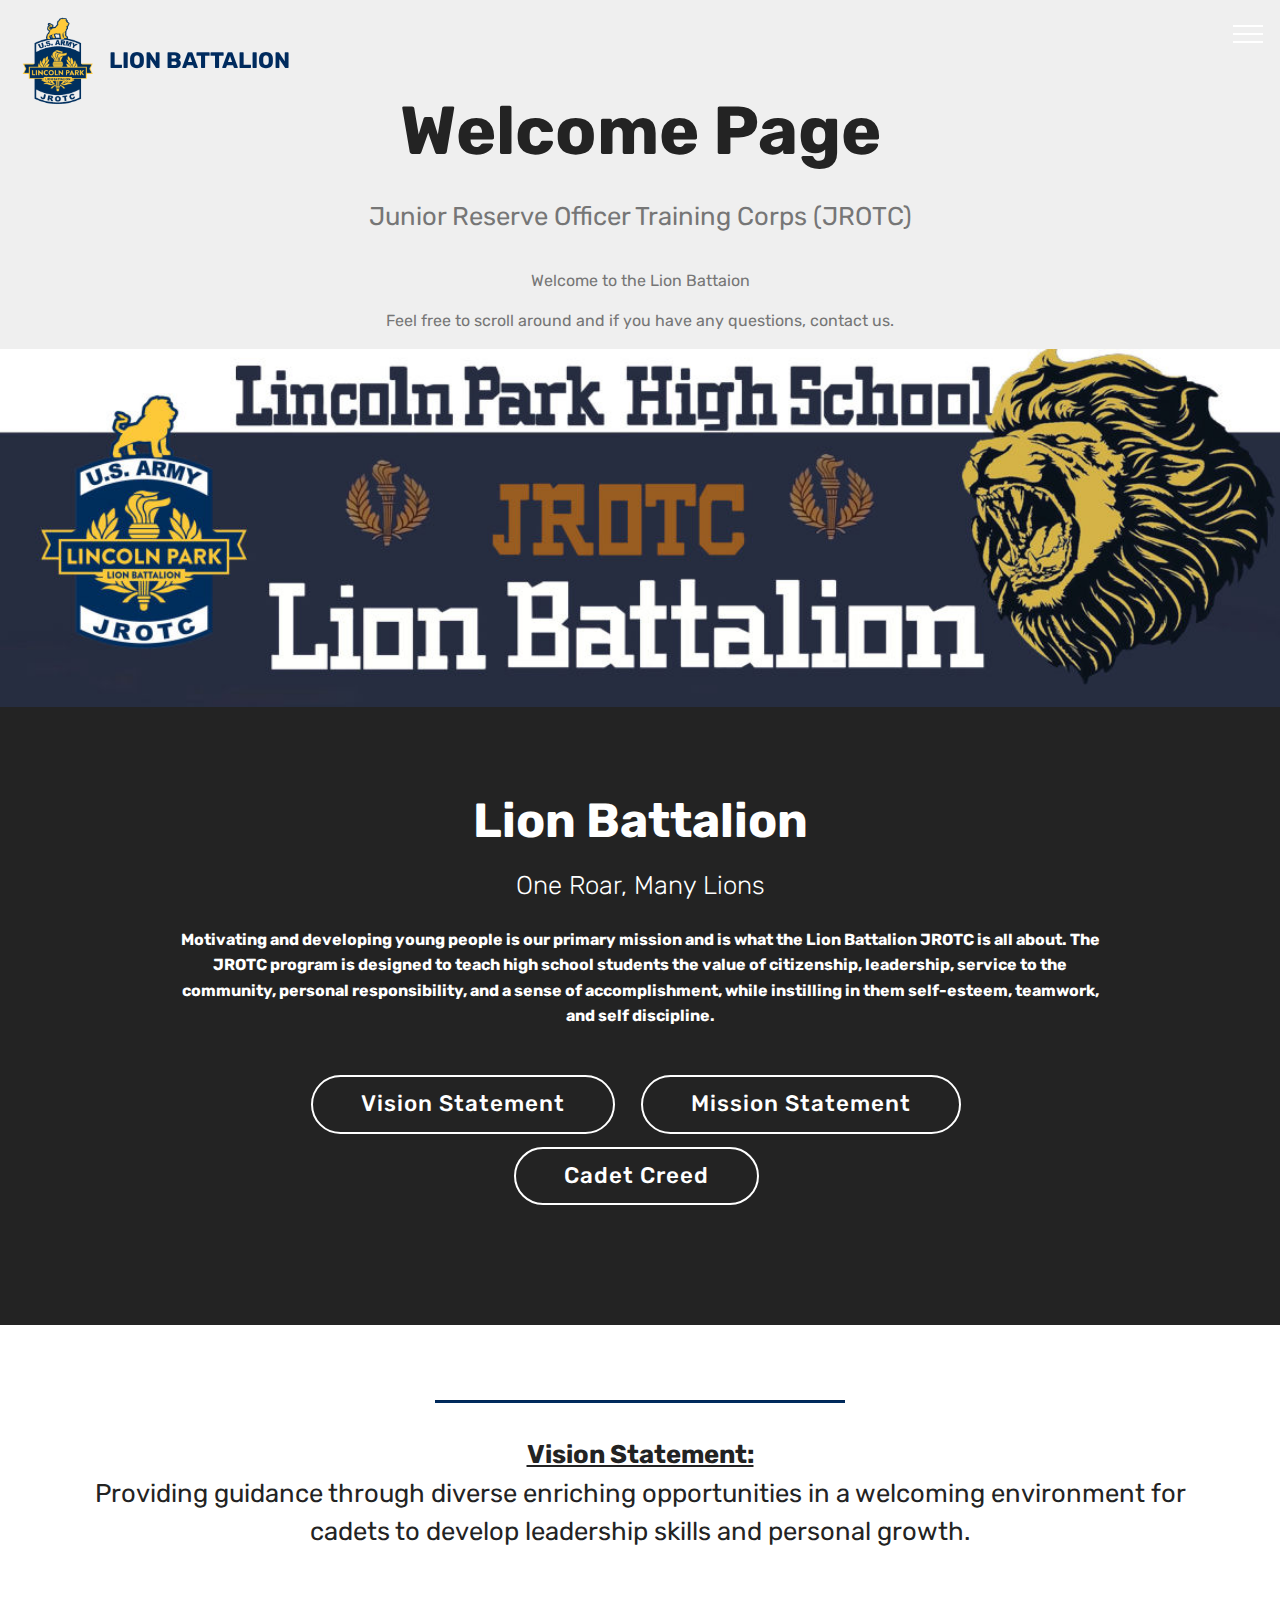
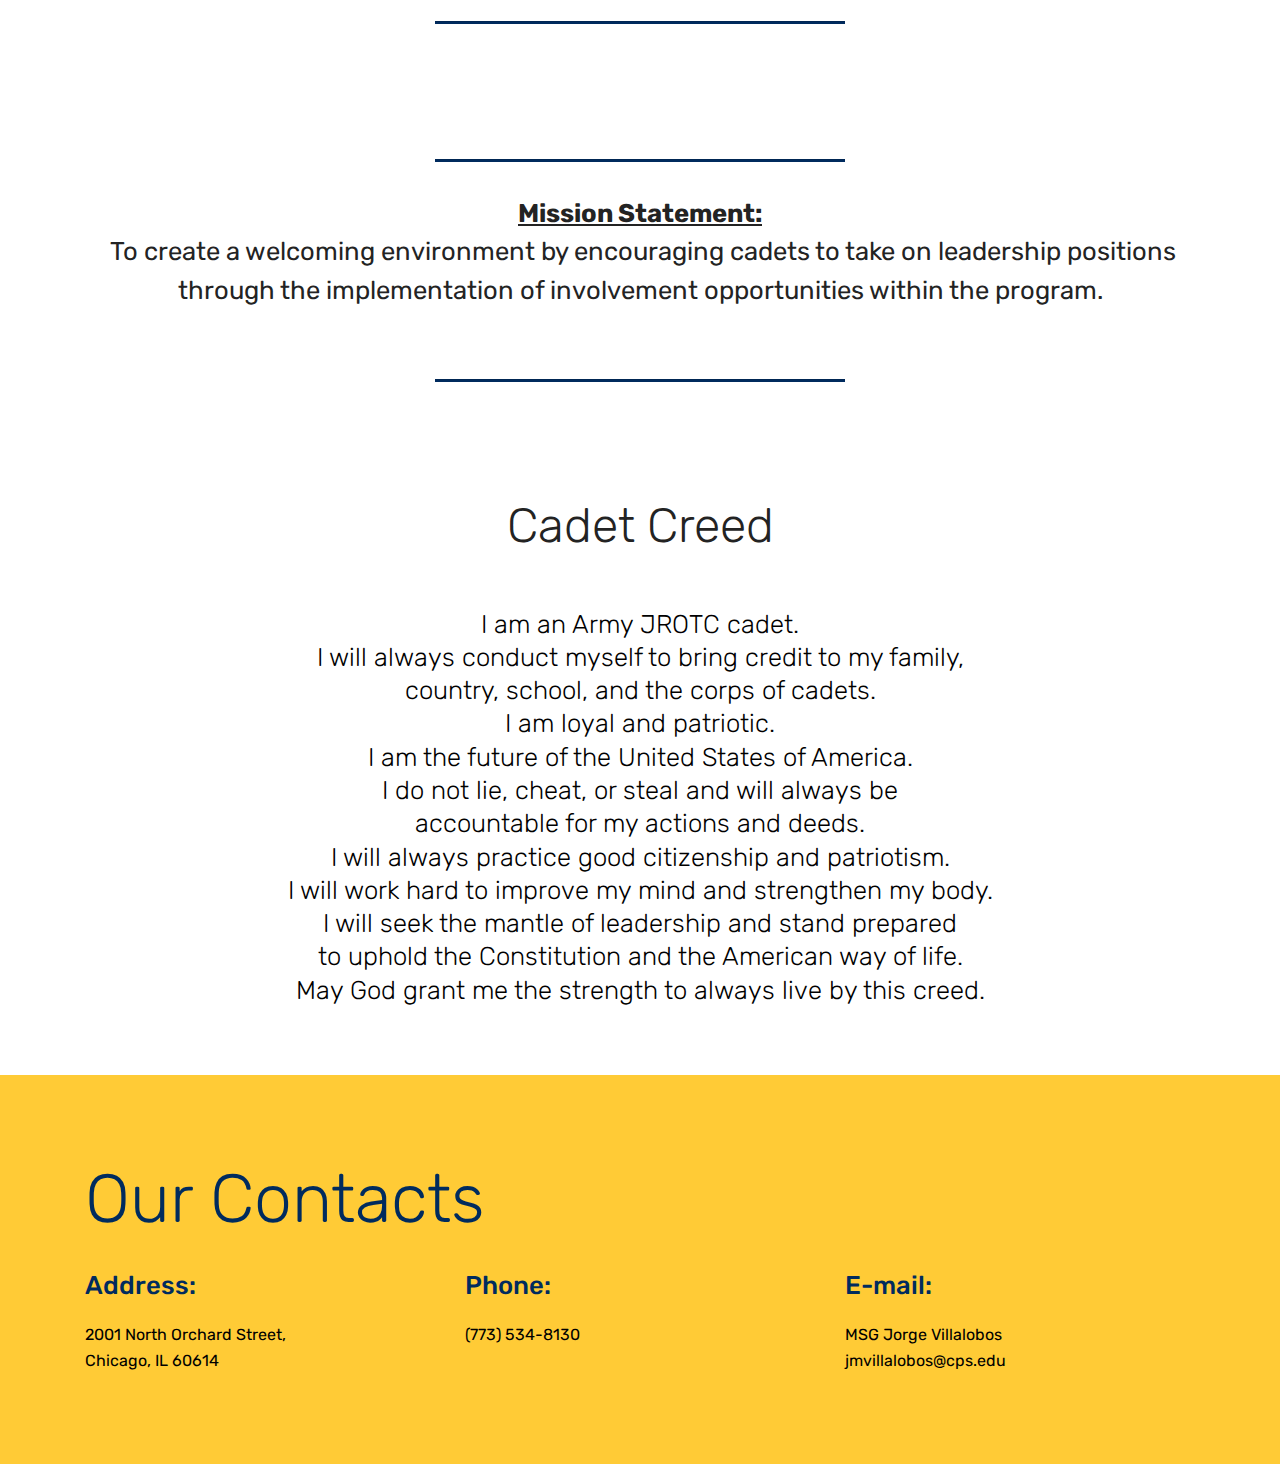
<file: page2.html>
<!DOCTYPE html>
<html  >
<head>
  <!-- Site made with Mobirise Website Builder v4.12.3, https://mobirise.com -->
  <meta charset="UTF-8">
  <meta http-equiv="X-UA-Compatible" content="IE=edge">
  <meta name="generator" content="Mobirise v4.12.3, mobirise.com">
  <meta name="viewport" content="width=device-width, initial-scale=1, minimum-scale=1">
  <link rel="shortcut icon" href="assets/images/imageedit-12-8898153004-122x161.png" type="image/x-icon">
  <meta name="description" content="Web Site Generator Description">
  
  
  <title>Welcome Page</title>
  <link rel="stylesheet" href="assets/web/assets/mobirise-icons2/mobirise2.css">
  <link rel="stylesheet" href="assets/web/assets/mobirise-icons-bold/mobirise-icons-bold.css">
  <link rel="stylesheet" href="assets/web/assets/mobirise-icons/mobirise-icons.css">
  <link rel="stylesheet" href="assets/bootstrap/css/bootstrap.min.css">
  <link rel="stylesheet" href="assets/bootstrap/css/bootstrap-grid.min.css">
  <link rel="stylesheet" href="assets/bootstrap/css/bootstrap-reboot.min.css">
  <link rel="stylesheet" href="assets/dropdown/css/style.css">
  <link rel="stylesheet" href="assets/tether/tether.min.css">
  <link rel="stylesheet" href="assets/theme/css/style.css">
  <link rel="preload" as="style" href="assets/mobirise/css/mbr-additional.css"><link rel="stylesheet" href="assets/mobirise/css/mbr-additional.css" type="text/css">
  
  
  
</head>
<body>
  <section class="menu cid-rYuS1NE63Q" once="menu" id="menu1-3x">

    

    <nav class="navbar navbar-expand beta-menu navbar-dropdown align-items-center navbar-fixed-top collapsed bg-color transparent">
        <button class="navbar-toggler navbar-toggler-right" type="button" data-toggle="collapse" data-target="#navbarSupportedContent" aria-controls="navbarSupportedContent" aria-expanded="false" aria-label="Toggle navigation">
            <div class="hamburger">
                <span></span>
                <span></span>
                <span></span>
                <span></span>
            </div>
        </button>
        <div class="menu-logo">
            <div class="navbar-brand">
                <span class="navbar-logo">
                    
                         <img src="assets/images/imageedit-12-8898153004-122x161.png" alt="Mobirise" title="" style="height: 6.6rem;">
                    
                </span>
                <span class="navbar-caption-wrap"><a class="navbar-caption text-primary display-4" href="index.html">LION BATTALION&nbsp;</a></span>
            </div>
        </div>
        <div class="collapse navbar-collapse" id="navbarSupportedContent">
            <ul class="navbar-nav nav-dropdown nav-right" data-app-modern-menu="true"><li class="nav-item">
                    <a class="nav-link link text-white display-4" href="index.html"><span class="mbri-home mbr-iconfont mbr-iconfont-btn" style="font-size: 30px;">&nbsp;Home</span>
                        </a>
                </li>
                <li class="nav-item"><a class="nav-link link text-white display-4" href="page4.html">
                        
                        Activities</a></li><li class="nav-item"><a class="nav-link link text-white display-4" href="page2.html#info4-t"><span class="mbri-search mbr-iconfont mbr-iconfont-btn" style="font-size: 30px;"></span>
                        
                        About Us
                    </a></li><li class="nav-item"><a class="nav-link link text-white display-4" href="page11.html#header2-3l"><span class="mbri-bookmark mbr-iconfont mbr-iconfont-btn" style="font-size: 30px;"></span>
                        
                        Books</a></li><li class="nav-item"><a class="nav-link link text-white display-4" href="page1.html"><span class="mbrib-users mbr-iconfont mbr-iconfont-btn" style="font-size: 30px;">&nbsp;Chain Of Command</span>
                        </a></li><li class="nav-item"><a class="nav-link link text-white display-4" href="page3.html">
                        
                        Cadet Reference</a></li><li class="nav-item"><a class="nav-link link text-white display-4" href="https://chicagojrotc.com/" target="_blank">
                        
                        Chicago JROTC</a></li><li class="nav-item"><a class="nav-link link text-white display-4" href="page5.html#header1-36"><span class="mobi-mbri mobi-mbri-calendar mbr-iconfont mbr-iconfont-btn" style="font-size: 30px;">&nbsp;Events</span>
                        </a></li><li class="nav-item"><a class="nav-link link text-white display-4" href="page10.html#header16-3f">
                        
                        Senior Quotes</a></li><li class="nav-item"><a class="nav-link link text-white display-4" href="page9.html#header2-39">
                        
                        Syllasbus</a></li></ul>
            
        </div>
    </nav>
</section>

<section class="engine"><a href="https://mobirise.info/q">free responsive site templates</a></section><section class="header1 cid-rY1JmTM3n8" id="header16-r">

    

    

    <div class="container">
        <div class="row justify-content-md-center">
            <div class="col-md-10 align-center">
                <h1 class="mbr-section-title mbr-bold pb-3 mbr-fonts-style display-1">
                    Welcome Page</h1>
                
                <p class="mbr-text pb-3 mbr-fonts-style display-5">Junior Reserve Officer Training Corps (JROTC)</p><p>Welcome to the Lion Battaion</p><p>Feel free to scroll around and if you have any questions, contact us.</p>
                
            </div>
        </div>
    </div>

</section>

<section class="cid-rY1JVbOSnE" id="image2-s">

    

    <figure class="mbr-figure">
        <div class="image-block" style="width: 52%;">
            <img src="assets/images/untitled-artwork-1156x324.jpg" alt="Mobirise" title="">
            <figcaption class="mbr-figure-caption mbr-figure-caption-over">
                <div class="pb-5 px-3 mbr-white align-center mbr-fonts-style display-1"></div>
            </figcaption>
        </div>
    </figure>
</section>

<section class="mbr-section info4 cid-rY1KrFNw5n" data-bg-video="http://www.youtube.com/watch?v=uNCr7NdOJgw" id="info4-t">

    

    <div class="mbr-overlay" style="opacity: 1; background-color: rgb(35, 35, 35);">
    </div>
    <div class="container">
        <div class="justify-content-center row">
            <div class="media-container-column title col-12 col-md-10">
                <h2 class="align-right mbr-bold mbr-white pb-3 mbr-fonts-style display-2">Lion Battalion</h2>
                <h3 class="mbr-section-subtitle align-right mbr-light mbr-white pb-3 mbr-fonts-style display-5">
                    One Roar, Many Lions</h3>
                <p class="mbr-text align-right mbr-white mbr-fonts-style display-7"><strong>
                    Motivating and developing young people is our primary mission&nbsp;and is what the Lion Battalion JROTC is all about.&nbsp;The JROTC program is designed to teach high school students the value of citizenship, leadership, service to the community, personal responsibility, and a sense of accomplishment, while instilling in them self-esteem, teamwork, and self discipline.</strong></p>
                <div class="mbr-section-btn align-right py-4"><a class="btn btn-white-outline display-4" href="page2.html#content9-v">Vision Statement</a>
                    <a class="btn btn-white-outline display-4" href="page2.html#content9-x">Mission Statement</a> <a class="btn btn-white-outline display-4" href="page2.html#content4-z">Cadet Creed</a></div>
            </div>
        </div>
    </div>
</section>

<section class="mbr-section article content9 cid-rY1LrtwFto" id="content9-v">
    
     

    <div class="container">
        <div class="inner-container" style="width: 100%;">
            <hr class="line" style="width: 37%;">
            <div class="section-text align-center mbr-fonts-style display-5"><u><strong>Vision Statement: </strong></u>
<div>Providing guidance through diverse enriching opportunities in a welcoming environment for cadets to develop leadership skills and personal growth.
</div><div><br></div></div>
            <hr class="line" style="width: 37%;">
        </div>
        </div>
</section>

<section class="mbr-section article content9 cid-rY1Lv6QnwV" id="content9-x">
    
     

    <div class="container">
        <div class="inner-container" style="width: 100%;">
            <hr class="line" style="width: 37%;">
            <div class="section-text align-center mbr-fonts-style display-5"><strong><u>Mission Statement:
</u></strong><div>&nbsp;To create a welcoming environment by encouraging cadets to take on leadership positions through the implementation of involvement opportunities within the program.
</div><div><br></div></div>
            <hr class="line" style="width: 37%;">
        </div>
        </div>
</section>

<section class="mbr-section content4 cid-rY1MOjW5lk" id="content4-z">

    

    <div class="container">
        <div class="media-container-row">
            <div class="title col-12 col-md-8">
                <h2 class="align-center pb-3 mbr-fonts-style display-2">Cadet Creed</h2>
                <h3 class="mbr-section-subtitle align-center mbr-light mbr-fonts-style display-5">
                    
                <div><br></div><div>I am an Army JROTC cadet.
</div><div>I will always conduct myself to bring credit to my family,
</div><div>country, school, and the corps of cadets.
</div><div>I am loyal and patriotic.
</div><div>I am the future of the United States of America.
</div><div>I do not lie, cheat, or steal and will always be
</div><div>accountable for my actions and deeds.
</div><div>I will always practice good citizenship and patriotism.
</div><div>I will work hard to improve my mind and strengthen my body.
</div><div>I will seek the mantle of leadership and stand prepared
</div><div>to uphold the Constitution and the American way of life.
</div><div>May God grant me the strength to always live by this creed.</div></h3>
                
            </div>
        </div>
    </div>
</section>

<section class="mbr-section contacts2 cid-rY1L5o62vC" id="contacts2-u">
    <!---->
    
    <!---->
    <!--Overlay-->
    
    <!--Container-->
    <div class="container">
        <div class="row">
            <!--Titles-->
            <div class="title col-12">
                <h2 class="align-left mbr-fonts-style display-1">
                    Our Contacts
                </h2>
                
            </div>
            <div class="col-12">
                <div class="row justify-content-center">
                    <div class="col-12 col-md-4">
                        <div class="b b-adress">
                            <h5 class="align-left mbr-fonts-style m-0 display-5">
                                Address:
                            </h5>
                            <p class="mbr-text align-left mbr-fonts-style display-7">2001 North Orchard Street,
<br>Chicago, IL 60614</p>
                        </div>
                    </div>
                    <div class="col-12 col-md-4">
                        <div class="b b-phone">
                            <h5 class="align-left mbr-fonts-style m-0 display-5">
                                Phone:
                            </h5>
                            <p class="mbr-text align-left mbr-fonts-style display-7">
                                (773) 534-8130
                            </p>
                        </div>
                    </div>
                    <div class="col-12 col-md-4">
                        <div class="b b-mail">
                            <h5 class="align-left mbr-fonts-style m-0 display-5">
                                E-mail:
                            </h5>
                            <p class="mbr-text align-left mbr-fonts-style display-7">MSG Jorge Villalobos
<br>jmvillalobos@cps.edu</p>
                        </div>
                    </div>
                </div>
            </div>
        </div>
    </div>
</section>


  <script src="assets/web/assets/jquery/jquery.min.js"></script>
  <script src="assets/popper/popper.min.js"></script>
  <script src="assets/bootstrap/js/bootstrap.min.js"></script>
  <script src="assets/smoothscroll/smooth-scroll.js"></script>
  <script src="assets/vimeoplayer/jquery.mb.vimeo_player.js"></script>
  <script src="assets/dropdown/js/nav-dropdown.js"></script>
  <script src="assets/dropdown/js/navbar-dropdown.js"></script>
  <script src="assets/touchswipe/jquery.touch-swipe.min.js"></script>
  <script src="assets/tether/tether.min.js"></script>
  <script src="assets/ytplayer/jquery.mb.ytplayer.min.js"></script>
  <script src="assets/theme/js/script.js"></script>
  
  
</body>
</html>
</file>
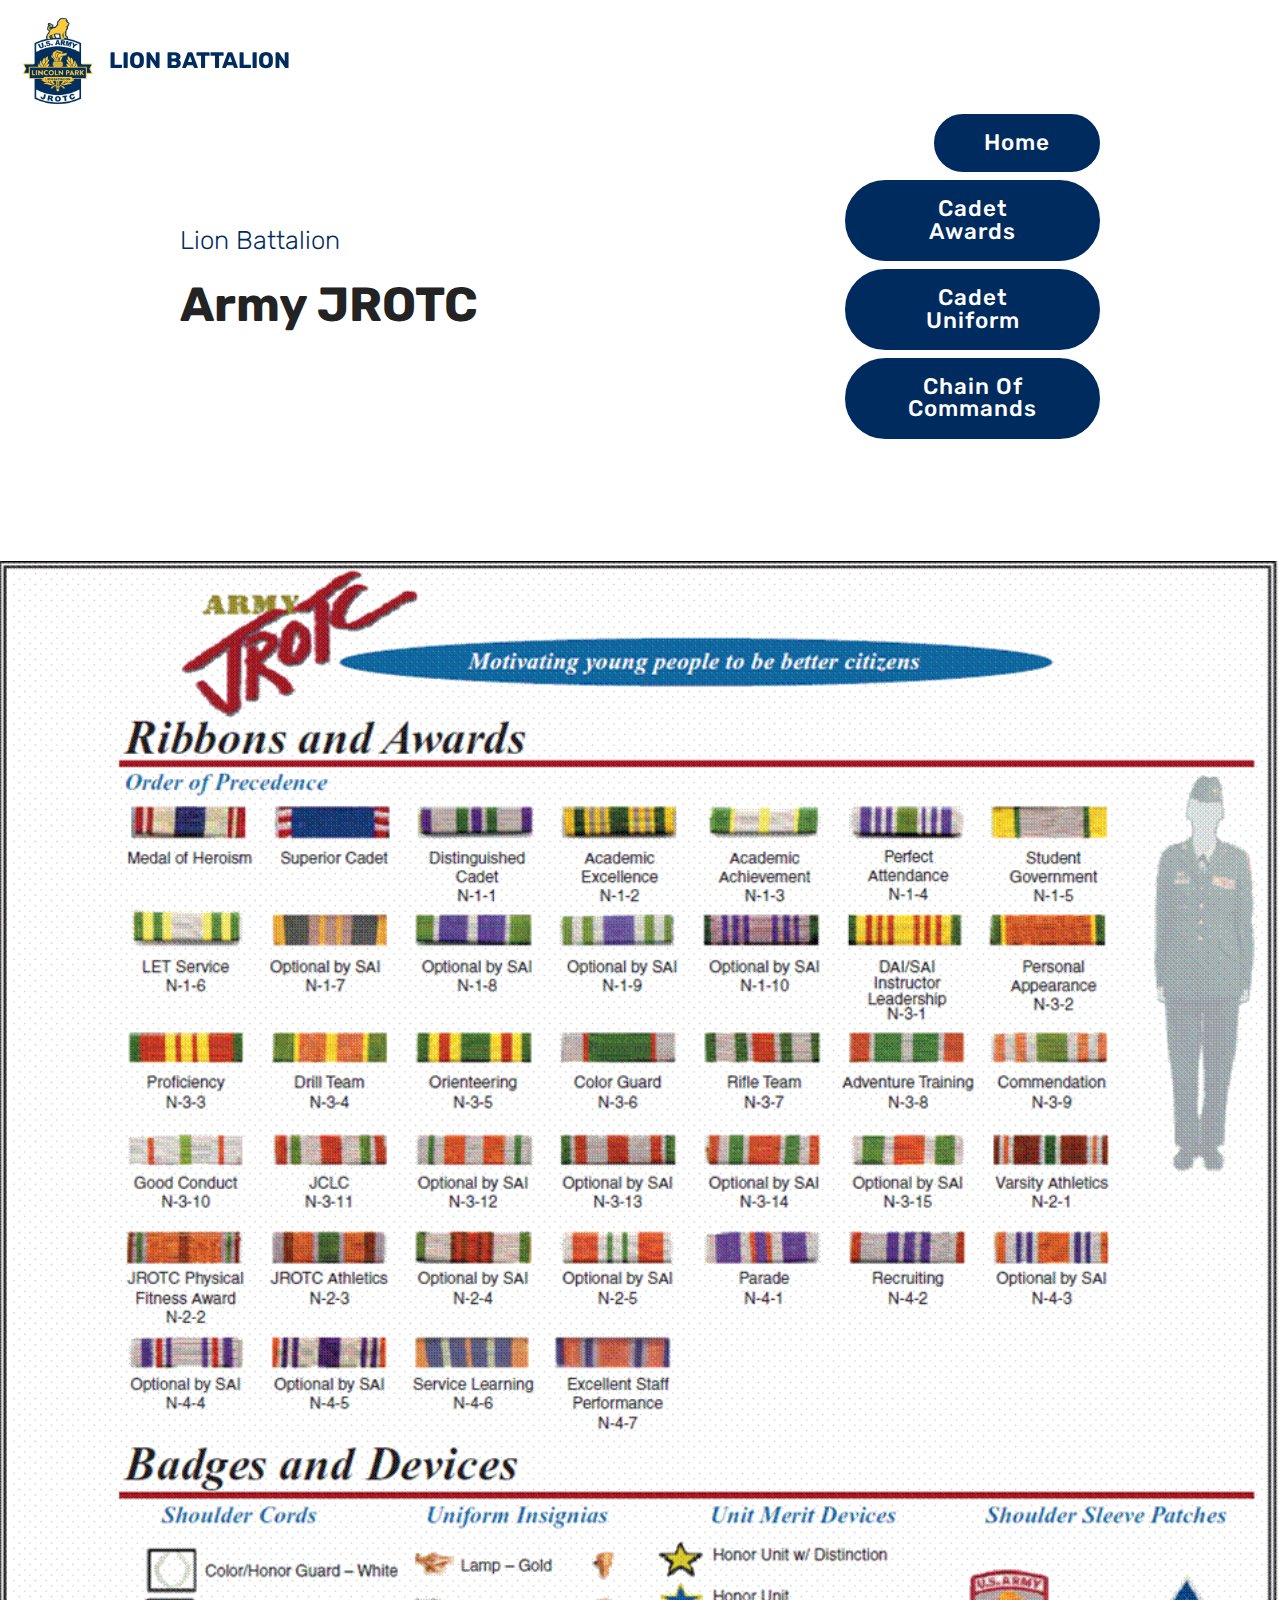
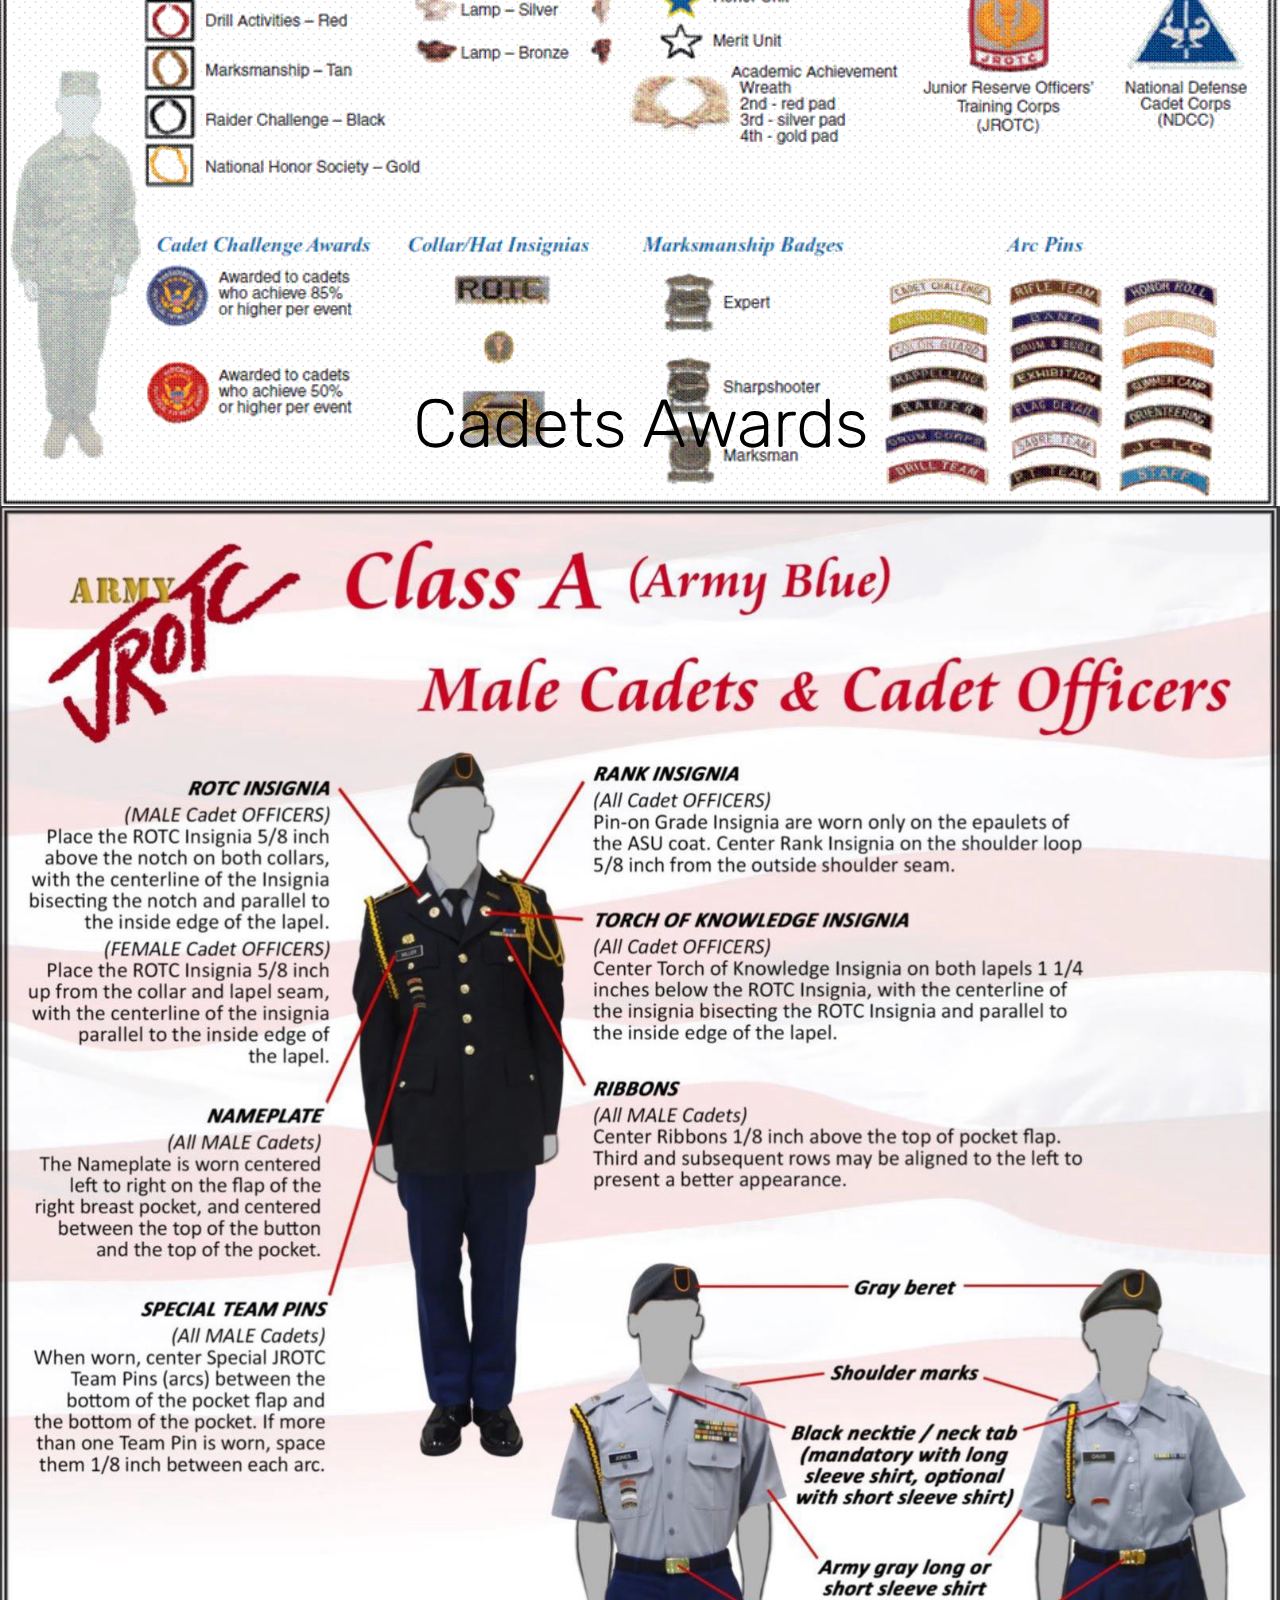
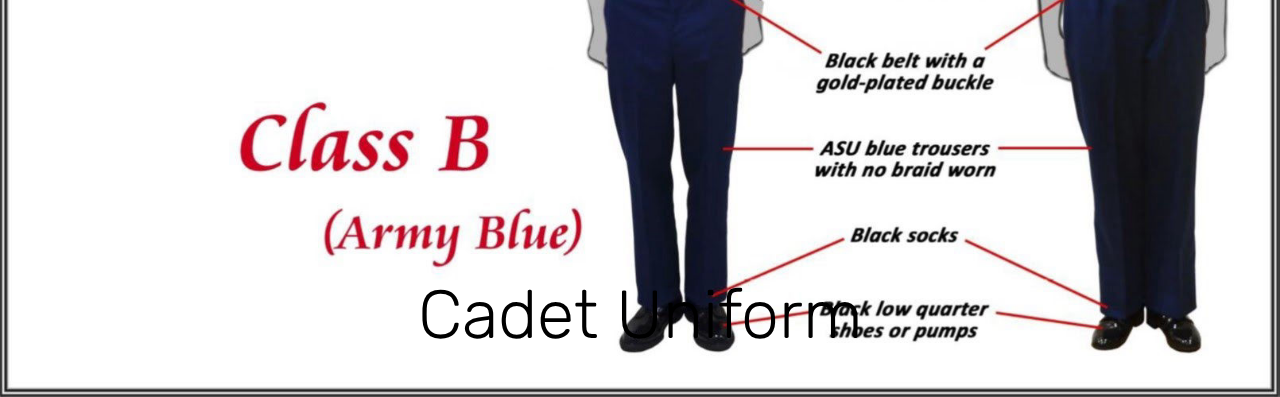
<file: page3.html>
<!DOCTYPE html>
<html  >
<head>
  <!-- Site made with Mobirise Website Builder v4.12.3, https://mobirise.com -->
  <meta charset="UTF-8">
  <meta http-equiv="X-UA-Compatible" content="IE=edge">
  <meta name="generator" content="Mobirise v4.12.3, mobirise.com">
  <meta name="viewport" content="width=device-width, initial-scale=1, minimum-scale=1">
  <link rel="shortcut icon" href="assets/images/imageedit-12-8898153004-122x161.png" type="image/x-icon">
  <meta name="description" content="Site Generator Description">
  
  
  <title>Army JROTC</title>
  <link rel="stylesheet" href="assets/web/assets/mobirise-icons2/mobirise2.css">
  <link rel="stylesheet" href="assets/web/assets/mobirise-icons-bold/mobirise-icons-bold.css">
  <link rel="stylesheet" href="assets/web/assets/mobirise-icons/mobirise-icons.css">
  <link rel="stylesheet" href="assets/bootstrap/css/bootstrap.min.css">
  <link rel="stylesheet" href="assets/bootstrap/css/bootstrap-grid.min.css">
  <link rel="stylesheet" href="assets/bootstrap/css/bootstrap-reboot.min.css">
  <link rel="stylesheet" href="assets/dropdown/css/style.css">
  <link rel="stylesheet" href="assets/tether/tether.min.css">
  <link rel="stylesheet" href="assets/theme/css/style.css">
  <link rel="preload" as="style" href="assets/mobirise/css/mbr-additional.css"><link rel="stylesheet" href="assets/mobirise/css/mbr-additional.css" type="text/css">
  
  
  
</head>
<body>
  <section class="menu cid-rYuS1NE63Q" once="menu" id="menu1-3x">

    

    <nav class="navbar navbar-expand beta-menu navbar-dropdown align-items-center navbar-fixed-top collapsed bg-color transparent">
        <button class="navbar-toggler navbar-toggler-right" type="button" data-toggle="collapse" data-target="#navbarSupportedContent" aria-controls="navbarSupportedContent" aria-expanded="false" aria-label="Toggle navigation">
            <div class="hamburger">
                <span></span>
                <span></span>
                <span></span>
                <span></span>
            </div>
        </button>
        <div class="menu-logo">
            <div class="navbar-brand">
                <span class="navbar-logo">
                    
                         <img src="assets/images/imageedit-12-8898153004-122x161.png" alt="Mobirise" title="" style="height: 6.6rem;">
                    
                </span>
                <span class="navbar-caption-wrap"><a class="navbar-caption text-primary display-4" href="index.html">LION BATTALION&nbsp;</a></span>
            </div>
        </div>
        <div class="collapse navbar-collapse" id="navbarSupportedContent">
            <ul class="navbar-nav nav-dropdown nav-right" data-app-modern-menu="true"><li class="nav-item">
                    <a class="nav-link link text-white display-4" href="index.html"><span class="mbri-home mbr-iconfont mbr-iconfont-btn" style="font-size: 30px;">&nbsp;Home</span>
                        </a>
                </li>
                <li class="nav-item"><a class="nav-link link text-white display-4" href="page4.html">
                        
                        Activities</a></li><li class="nav-item"><a class="nav-link link text-white display-4" href="page2.html#info4-t"><span class="mbri-search mbr-iconfont mbr-iconfont-btn" style="font-size: 30px;"></span>
                        
                        About Us
                    </a></li><li class="nav-item"><a class="nav-link link text-white display-4" href="page11.html#header2-3l"><span class="mbri-bookmark mbr-iconfont mbr-iconfont-btn" style="font-size: 30px;"></span>
                        
                        Books</a></li><li class="nav-item"><a class="nav-link link text-white display-4" href="page1.html"><span class="mbrib-users mbr-iconfont mbr-iconfont-btn" style="font-size: 30px;">&nbsp;Chain Of Command</span>
                        </a></li><li class="nav-item"><a class="nav-link link text-white display-4" href="page3.html">
                        
                        Cadet Reference</a></li><li class="nav-item"><a class="nav-link link text-white display-4" href="https://chicagojrotc.com/" target="_blank">
                        
                        Chicago JROTC</a></li><li class="nav-item"><a class="nav-link link text-white display-4" href="page5.html#header1-36"><span class="mobi-mbri mobi-mbri-calendar mbr-iconfont mbr-iconfont-btn" style="font-size: 30px;">&nbsp;Events</span>
                        </a></li><li class="nav-item"><a class="nav-link link text-white display-4" href="page10.html#header16-3f">
                        
                        Senior Quotes</a></li><li class="nav-item"><a class="nav-link link text-white display-4" href="page9.html#header2-39">
                        
                        Syllasbus</a></li></ul>
            
        </div>
    </nav>
</section>

<section class="engine"><a href="https://mobirise.info/d">free website maker</a></section><section class="mbr-section info1 cid-rY1OSgNOXb" id="info1-13">

    

    
    <div class="container">
        <div class="row justify-content-center content-row">
            <div class="media-container-column title col-12 col-lg-7 col-md-6">
                <h3 class="mbr-section-subtitle align-left mbr-light pb-3 mbr-fonts-style display-5">Lion Battalion</h3>
                <h2 class="align-left mbr-bold mbr-fonts-style display-2">
                    Army JROTC</h2>
            </div>
            <div class="media-container-column col-12 col-lg-3 col-md-4">
                <div class="mbr-section-btn align-right py-4"><a class="btn btn-primary display-4" href="index.html">Home</a> <a class="btn btn-primary display-4" href="page3.html#image2-14">Cadet Awards</a> <a class="btn btn-primary display-4" href="page3.html#image2-15">Cadet Uniform</a>   <a class="btn btn-primary display-4" href="page1.html">Chain Of Commands</a></div>
            </div>
        </div>
    </div>
</section>

<section class="cid-rY1P9i9olo" id="image2-14">

    

    <figure class="mbr-figure">
        <div class="image-block" style="width: 100%;">
            <img src="assets/images/uniformstuff.gif" alt="Mobirise" title="">
            <figcaption class="mbr-figure-caption mbr-figure-caption-over">
                <div class="pb-5 px-3 mbr-white align-center mbr-fonts-style display-1">
                    Cadets Awards</div>
            </figcaption>
        </div>
    </figure>
</section>

<section class="cid-rY1PUVknV5" id="image2-15">

    

    <figure class="mbr-figure">
        <div class="image-block" style="width: 100%;">
            <img src="assets/images/dress-blue-class-a-and-b-1610x1876.jpg" alt="Mobirise" title="">
            <figcaption class="mbr-figure-caption mbr-figure-caption-over">
                <div class="pb-5 px-3 mbr-white align-center mbr-fonts-style display-1">
                    Cadet Uniform</div>
            </figcaption>
        </div>
    </figure>
</section>


  <script src="assets/web/assets/jquery/jquery.min.js"></script>
  <script src="assets/popper/popper.min.js"></script>
  <script src="assets/bootstrap/js/bootstrap.min.js"></script>
  <script src="assets/dropdown/js/nav-dropdown.js"></script>
  <script src="assets/dropdown/js/navbar-dropdown.js"></script>
  <script src="assets/touchswipe/jquery.touch-swipe.min.js"></script>
  <script src="assets/tether/tether.min.js"></script>
  <script src="assets/smoothscroll/smooth-scroll.js"></script>
  <script src="assets/theme/js/script.js"></script>
  
  
</body>
</html>
</file>
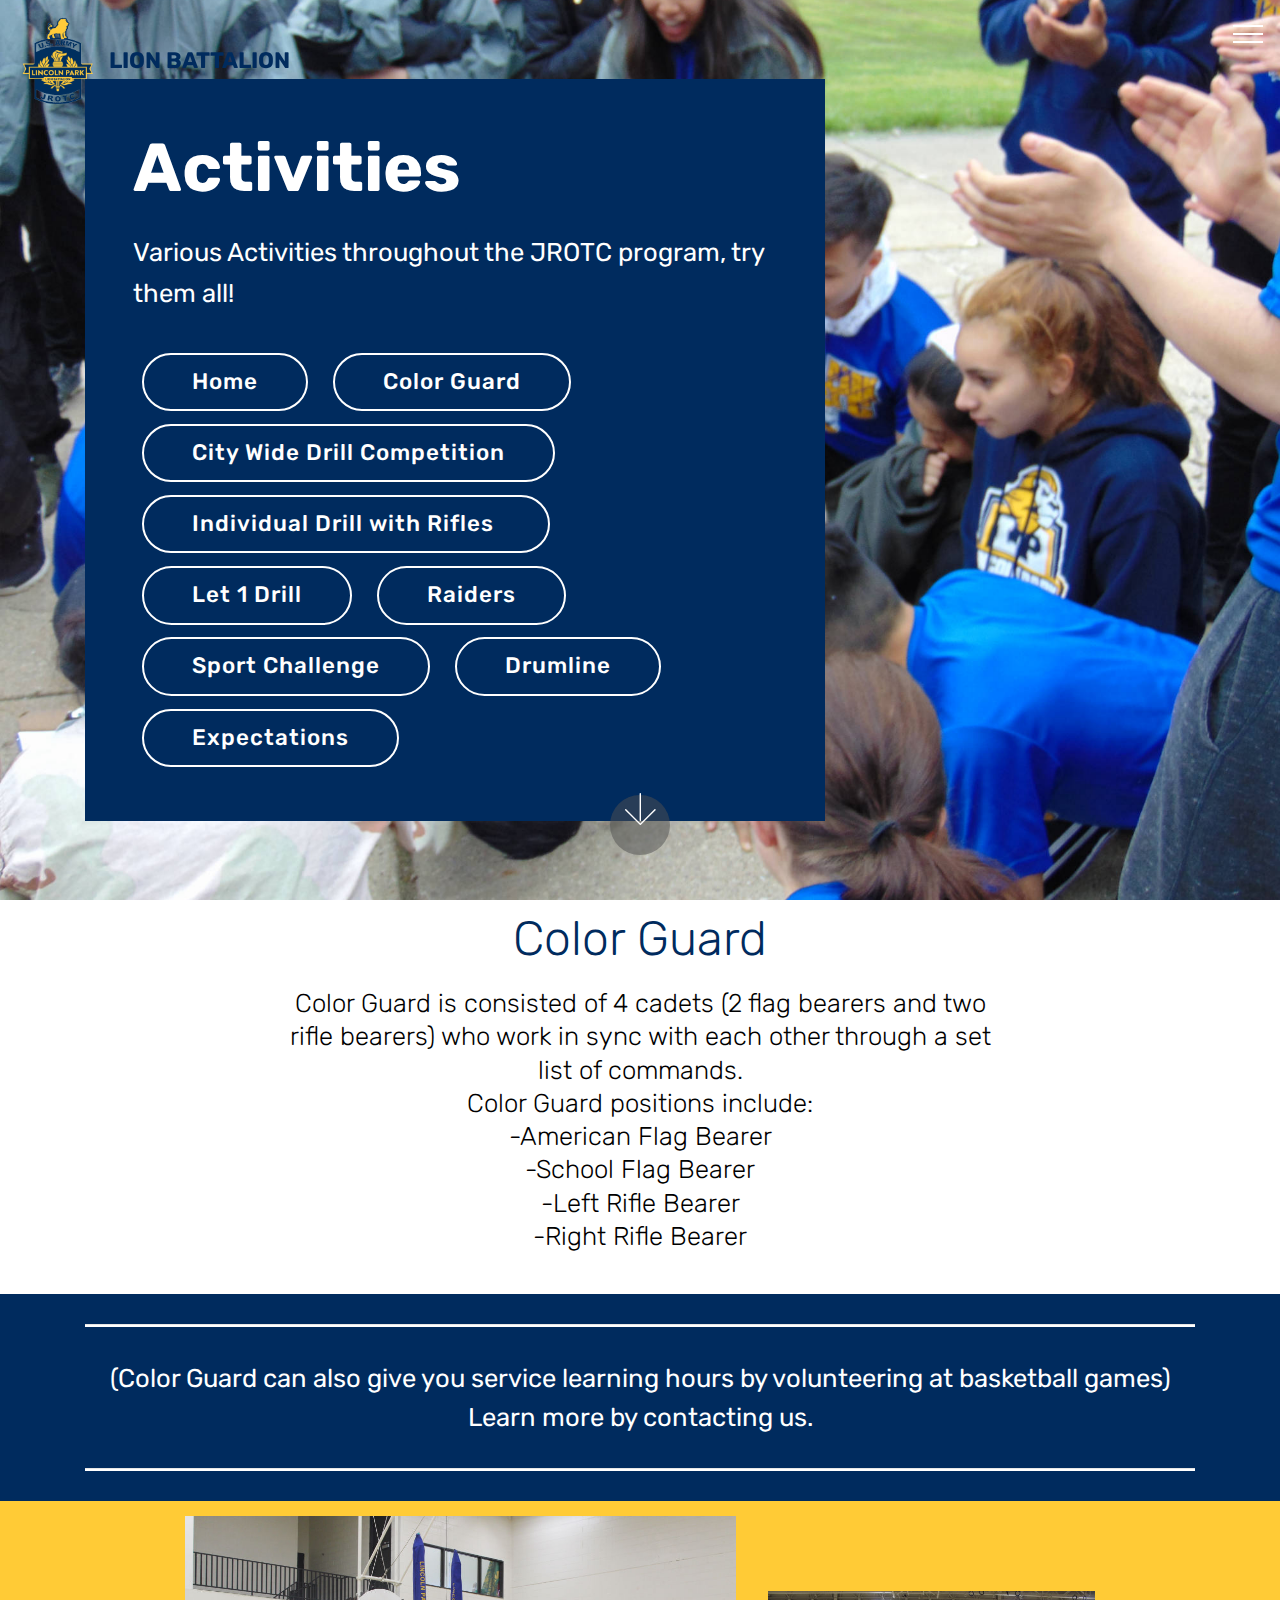
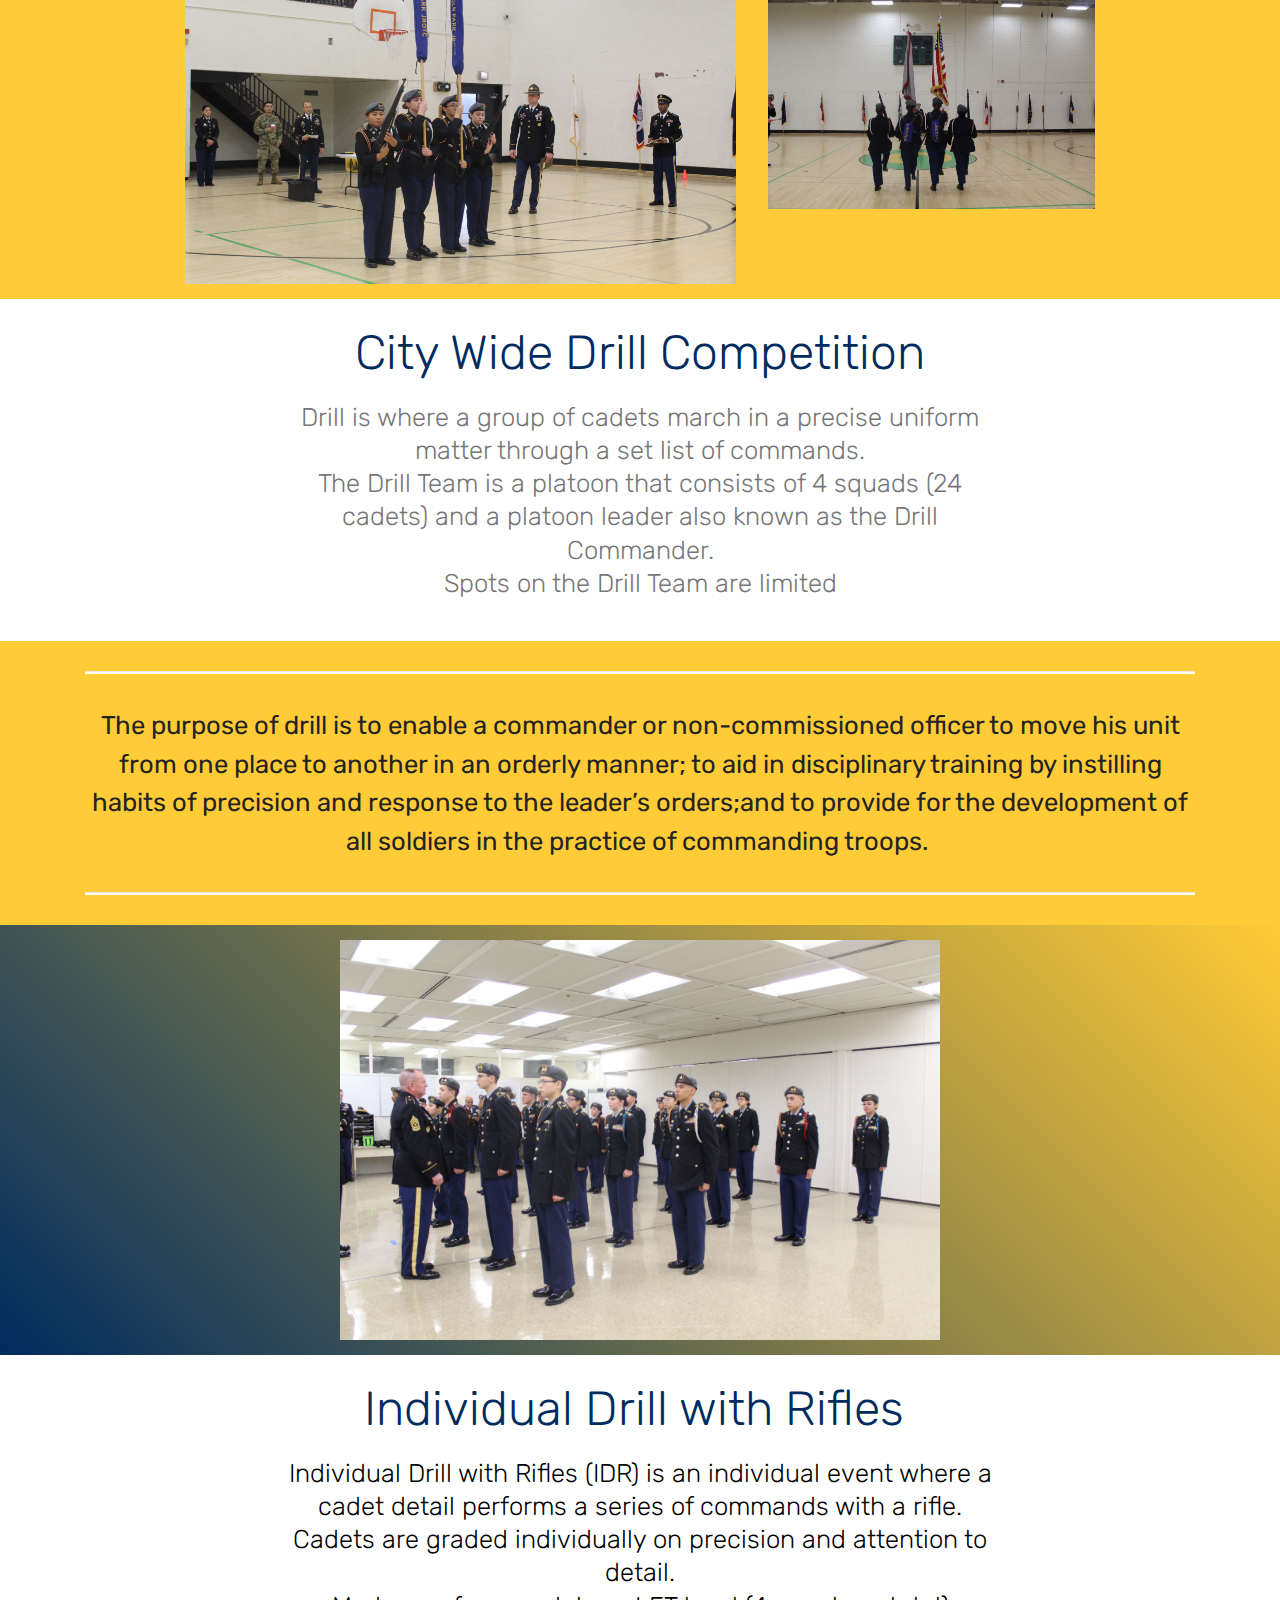
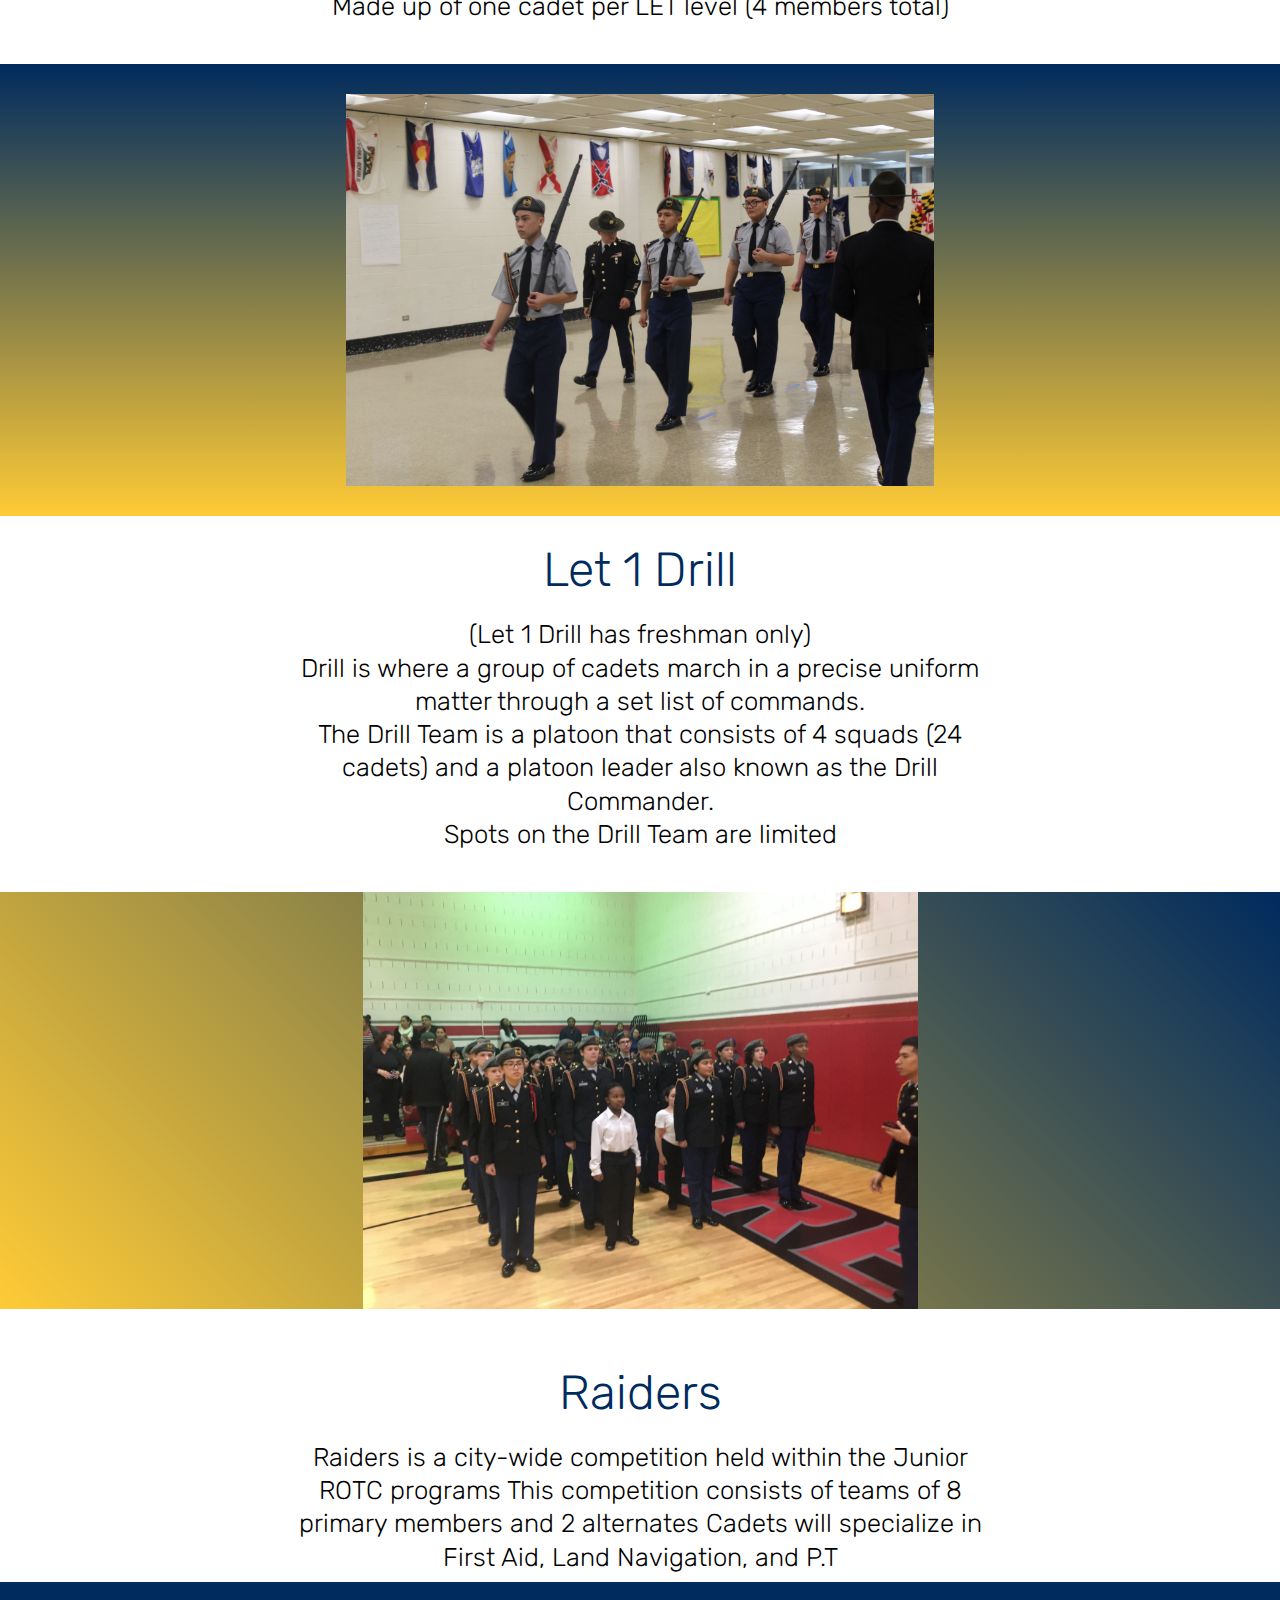
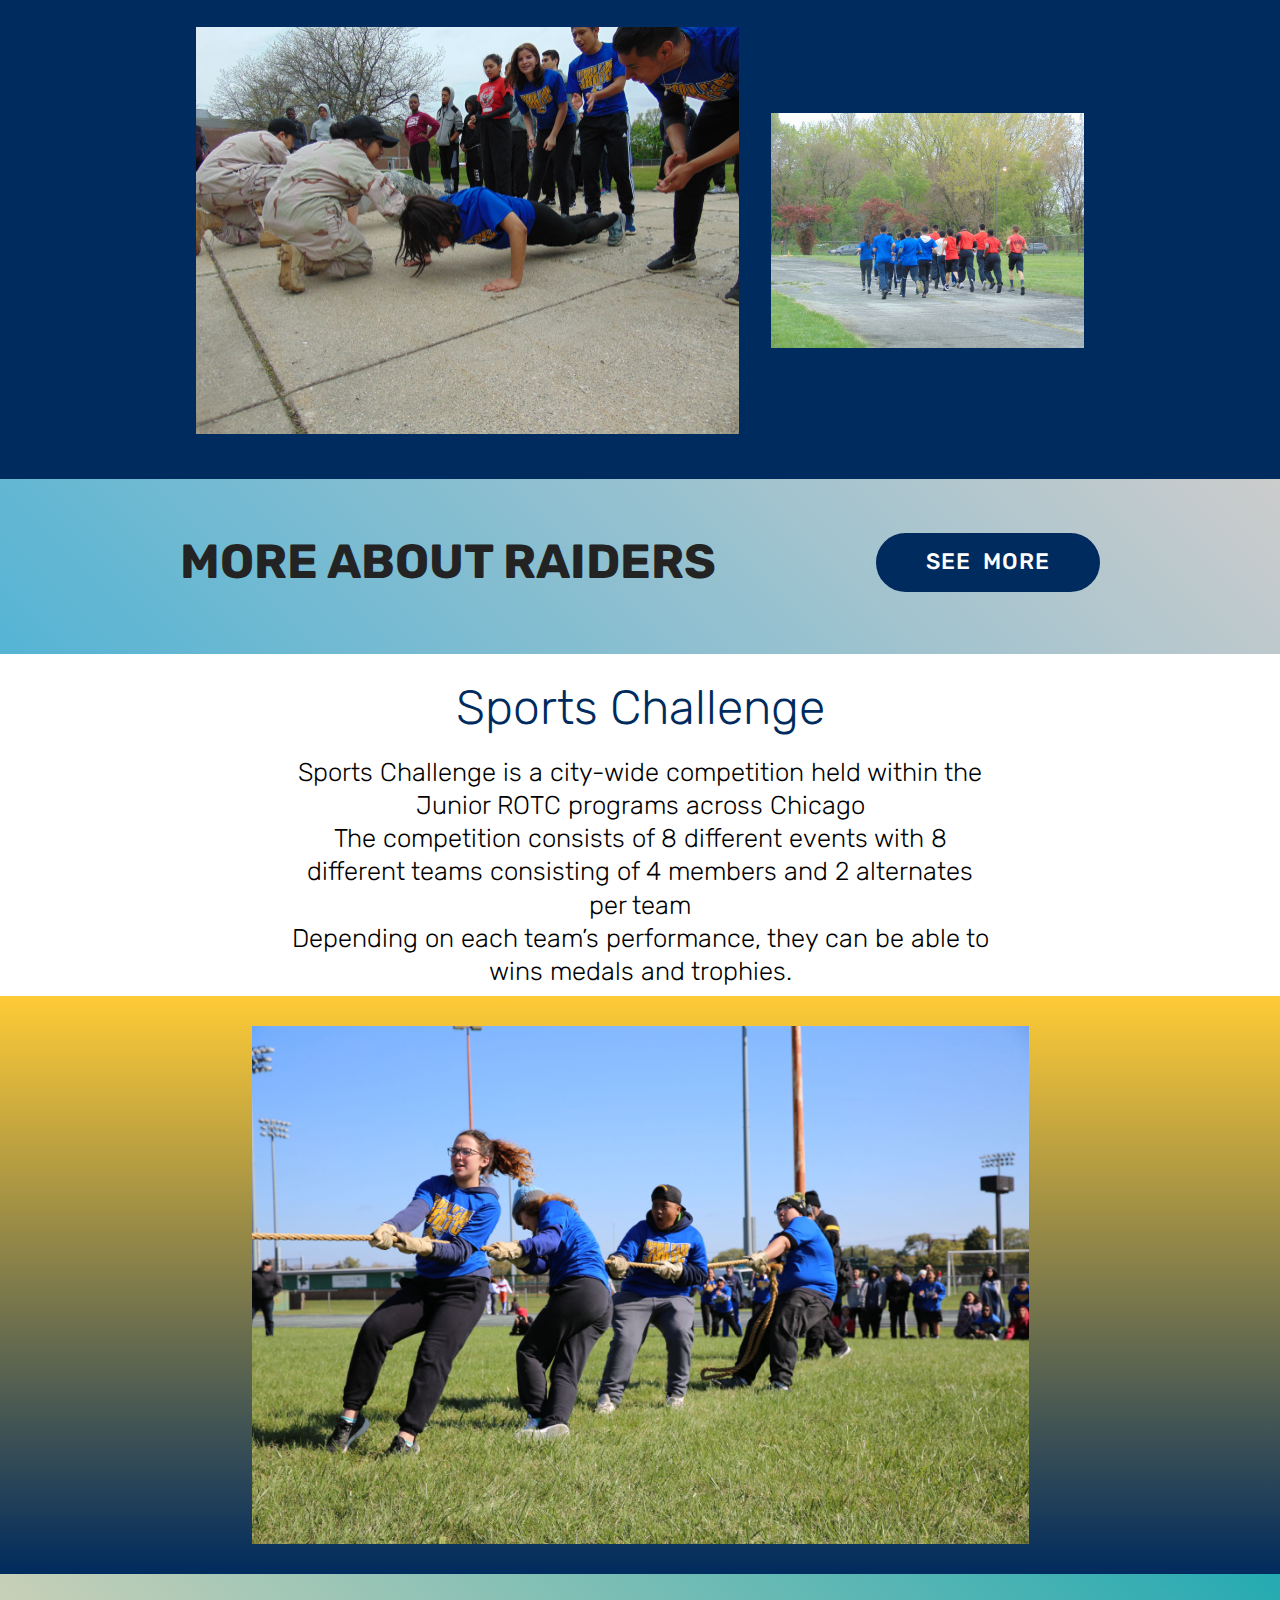
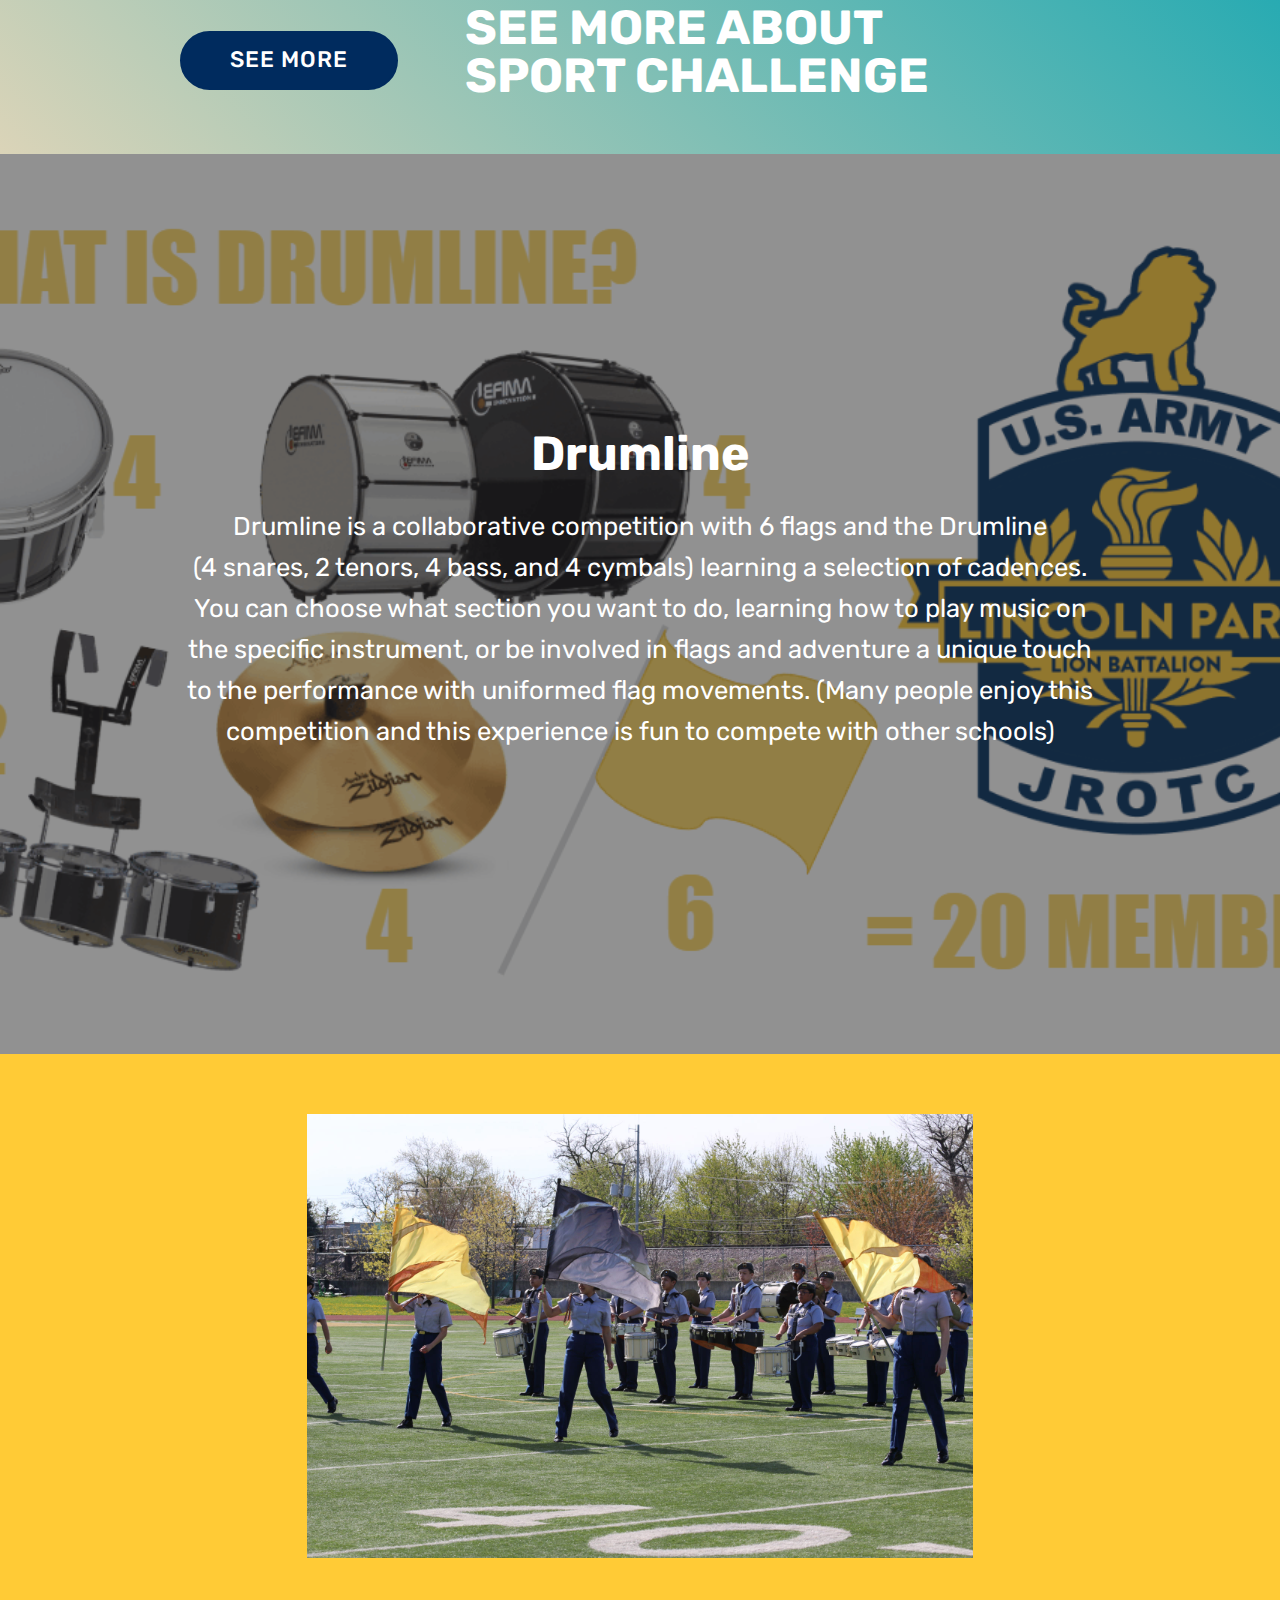
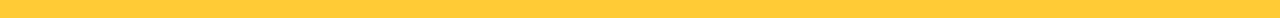
<file: page4.html>
<!DOCTYPE html>
<html  >
<head>
  <!-- Site made with Mobirise Website Builder v4.12.3, https://mobirise.com -->
  <meta charset="UTF-8">
  <meta http-equiv="X-UA-Compatible" content="IE=edge">
  <meta name="generator" content="Mobirise v4.12.3, mobirise.com">
  <meta name="viewport" content="width=device-width, initial-scale=1, minimum-scale=1">
  <link rel="shortcut icon" href="assets/images/imageedit-12-8898153004-122x161.png" type="image/x-icon">
  <meta name="description" content="Website Generator Description">
  
  
  <title>Activities</title>
  <link rel="stylesheet" href="assets/web/assets/mobirise-icons2/mobirise2.css">
  <link rel="stylesheet" href="assets/web/assets/mobirise-icons-bold/mobirise-icons-bold.css">
  <link rel="stylesheet" href="assets/web/assets/mobirise-icons/mobirise-icons.css">
  <link rel="stylesheet" href="assets/bootstrap/css/bootstrap.min.css">
  <link rel="stylesheet" href="assets/bootstrap/css/bootstrap-grid.min.css">
  <link rel="stylesheet" href="assets/bootstrap/css/bootstrap-reboot.min.css">
  <link rel="stylesheet" href="assets/dropdown/css/style.css">
  <link rel="stylesheet" href="assets/tether/tether.min.css">
  <link rel="stylesheet" href="assets/theme/css/style.css">
  <link rel="preload" as="style" href="assets/mobirise/css/mbr-additional.css"><link rel="stylesheet" href="assets/mobirise/css/mbr-additional.css" type="text/css">
  
  
  
</head>
<body>
  <section class="menu cid-rYuS1NE63Q" once="menu" id="menu1-3x">

    

    <nav class="navbar navbar-expand beta-menu navbar-dropdown align-items-center navbar-fixed-top collapsed bg-color transparent">
        <button class="navbar-toggler navbar-toggler-right" type="button" data-toggle="collapse" data-target="#navbarSupportedContent" aria-controls="navbarSupportedContent" aria-expanded="false" aria-label="Toggle navigation">
            <div class="hamburger">
                <span></span>
                <span></span>
                <span></span>
                <span></span>
            </div>
        </button>
        <div class="menu-logo">
            <div class="navbar-brand">
                <span class="navbar-logo">
                    
                         <img src="assets/images/imageedit-12-8898153004-122x161.png" alt="Mobirise" title="" style="height: 6.6rem;">
                    
                </span>
                <span class="navbar-caption-wrap"><a class="navbar-caption text-primary display-4" href="index.html">LION BATTALION&nbsp;</a></span>
            </div>
        </div>
        <div class="collapse navbar-collapse" id="navbarSupportedContent">
            <ul class="navbar-nav nav-dropdown nav-right" data-app-modern-menu="true"><li class="nav-item">
                    <a class="nav-link link text-white display-4" href="index.html"><span class="mbri-home mbr-iconfont mbr-iconfont-btn" style="font-size: 30px;">&nbsp;Home</span>
                        </a>
                </li>
                <li class="nav-item"><a class="nav-link link text-white display-4" href="page4.html">
                        
                        Activities</a></li><li class="nav-item"><a class="nav-link link text-white display-4" href="page2.html#info4-t"><span class="mbri-search mbr-iconfont mbr-iconfont-btn" style="font-size: 30px;"></span>
                        
                        About Us
                    </a></li><li class="nav-item"><a class="nav-link link text-white display-4" href="page11.html#header2-3l"><span class="mbri-bookmark mbr-iconfont mbr-iconfont-btn" style="font-size: 30px;"></span>
                        
                        Books</a></li><li class="nav-item"><a class="nav-link link text-white display-4" href="page1.html"><span class="mbrib-users mbr-iconfont mbr-iconfont-btn" style="font-size: 30px;">&nbsp;Chain Of Command</span>
                        </a></li><li class="nav-item"><a class="nav-link link text-white display-4" href="page3.html">
                        
                        Cadet Reference</a></li><li class="nav-item"><a class="nav-link link text-white display-4" href="https://chicagojrotc.com/" target="_blank">
                        
                        Chicago JROTC</a></li><li class="nav-item"><a class="nav-link link text-white display-4" href="page5.html#header1-36"><span class="mobi-mbri mobi-mbri-calendar mbr-iconfont mbr-iconfont-btn" style="font-size: 30px;">&nbsp;Events</span>
                        </a></li><li class="nav-item"><a class="nav-link link text-white display-4" href="page10.html#header16-3f">
                        
                        Senior Quotes</a></li><li class="nav-item"><a class="nav-link link text-white display-4" href="page9.html#header2-39">
                        
                        Syllasbus</a></li></ul>
            
        </div>
    </nav>
</section>

<section class="engine"><a href="https://mobirise.info/q">responsive website templates</a></section><section class="header10 cid-rY2vsFWChM mbr-fullscreen mbr-parallax-background" id="header10-1d">

    

    

    <div class="container">
        <div class="media-container-column mbr-white p-5 align-left col-lg-8 col-md-10">
            <h1 class="mbr-section-title mbr-bold pb-3 mbr-fonts-style display-1">
                Activities</h1>
            
            <p class="mbr-text pb-3 mbr-fonts-style display-5">Various Activities throughout the JROTC program, try them all!</p>
            <div class="mbr-section-btn"><a class="btn btn-md btn-white-outline display-4" href="index.html#header2-1">Home</a> <a class="btn btn-md btn-white-outline display-4" href="page4.html#content4-1j">Color Guard</a> <a class="btn btn-md btn-white-outline display-4" href="page4.html#content4-1h">City Wide Drill Competition</a> <a class="btn btn-md btn-white-outline display-4" href="page4.html#content4-1p">Individual Drill with Rifles&nbsp;<br></a> <a class="btn btn-md btn-white-outline display-4" href="page4.html#content4-1l">Let 1 Drill</a> <a class="btn btn-md btn-white-outline display-4" href="page4.html#content4-1n">Raiders</a> <a class="btn btn-md btn-white-outline display-4" href="page4.html#content4-1o">Sport Challenge</a> <a class="btn btn-md btn-white-outline display-4" href="page4.html#header2-3n" target="_blank">Drumline<br></a> <a class="btn btn-md btn-white-outline display-4" href="page8.html#header16-32">Expectations<br></a></div>
        </div>
    </div>

    <div class="mbr-arrow hidden-sm-down" aria-hidden="true">
        <a href="#next">
            <i class="mbri-down mbr-iconfont"></i>
        </a>
    </div>
</section>

<section class="mbr-section content4 cid-rY2As9hzA8" id="content4-1j">

    

    <div class="container">
        <div class="media-container-row">
            <div class="title col-12 col-md-8">
                <h2 class="align-center pb-3 mbr-fonts-style display-2">Color Guard</h2>
                <h3 class="mbr-section-subtitle align-center mbr-light mbr-fonts-style display-5">Color Guard is consisted of 4 cadets (2 flag bearers and two rifle bearers) who work in sync with each other through a set list of commands.
<div>Color Guard positions include:
</div><div>-American Flag Bearer
</div><div>-School Flag Bearer
</div><div>-Left Rifle Bearer
</div><div>-Right Rifle Bearer 
</div><div><br></div></h3>
                
            </div>
        </div>
    </div>
</section>

<section class="mbr-section article content9 cid-rYuIGAIJfg" id="content9-3q">
    
     

    <div class="container">
        <div class="inner-container" style="width: 100%;">
            <hr class="line" style="width: 100%;">
            <div class="section-text align-center mbr-fonts-style display-5">(Color Guard can also give you service learning hours by volunteering at basketball games) Learn more by contacting us.</div>
            <hr class="line" style="width: 100%;">
        </div>
        </div>
</section>

<section class="cid-rY2ADazuRz" id="image4-1k">
    <!-- Block parameters controls (Blue "Gear" panel) -->
    
    <!-- End block parameters -->
    <div class="container images-container">
            <div class="media-container-row" style="width: 82%;">
                <div class="img-item item1" style="width: 172%;">
                    <img src="assets/images/img-2167-1086x724.jpg" alt="" title="">
                    
                </div>
                <div class="img-item">
                    <img src="assets/images/img-2140-626x417.jpg" alt="" title="">
                    
                </div>
            </div>
    </div>
</section>

<section class="mbr-section content4 cid-rY2zLZ54Jc" id="content4-1h">

    

    <div class="container">
        <div class="media-container-row">
            <div class="title col-12 col-md-8">
                <h2 class="align-center pb-3 mbr-fonts-style display-2">City Wide Drill Competition</h2>
                <h3 class="mbr-section-subtitle align-center mbr-light mbr-fonts-style display-5">Drill is where a group of cadets march in a precise uniform matter through a set list of commands.
<div>The Drill Team is a platoon that consists of 4 squads (24 cadets) and a platoon leader also known as the Drill Commander.
</div><div>Spots on the Drill Team are limited
<span style="font-size: 1.6rem;"></span></div><div><br></div></h3>
                
            </div>
        </div>
    </div>
</section>

<section class="mbr-section article content9 cid-rYuIt9aiLg" id="content9-3p">
    
     

    <div class="container">
        <div class="inner-container" style="width: 100%;">
            <hr class="line" style="width: 100%;">
            <div class="section-text align-center mbr-fonts-style display-5">The purpose of drill is to enable a commander or non-commissioned officer to move his unit from one place to another  in an orderly manner; to aid in disciplinary training by instilling habits of precision and response to the leader’s orders;and to provide for the development of all soldiers in the practice of commanding troops.&nbsp;</div>
            <hr class="line" style="width: 100%;">
        </div>
        </div>
</section>

<section class="cid-rY2A3pXIAe" id="image2-1i">

    

    <figure class="mbr-figure container">
        <div class="image-block" style="width: 54%;">
            <img src="assets/images/img-2273-3038x2025.jpg" alt="Mobirise" title="">
            
        </div>
    </figure>
</section>

<section class="mbr-section content4 cid-rY2Bzzy6xR" id="content4-1p">

    

    <div class="container">
        <div class="media-container-row">
            <div class="title col-12 col-md-8">
                <h2 class="align-center pb-3 mbr-fonts-style display-2">Individual Drill with Rifles&nbsp;</h2>
                <h3 class="mbr-section-subtitle align-center mbr-light mbr-fonts-style display-5">Individual Drill with Rifles (IDR) is an individual event where a cadet detail performs a series of commands with a rifle.
<div>Cadets are graded individually on precision and attention to detail.
</div><div>Made up of one cadet per LET level (4 members total)
</div><div><br></div></h3>
                
            </div>
        </div>
    </div>
</section>

<section class="cid-rY2E9jQQiP" id="image3-1q">

    

    <figure class="mbr-figure container">
            <div class="image-block" style="width: 53%;">
                <img src="assets/images/img-2190-1776x1184.jpg" width="1400" alt="Mobirise" title="">
                
            </div>
    </figure>
</section>

<section class="mbr-section content4 cid-rY2AKGyna2" id="content4-1l">

    

    <div class="container">
        <div class="media-container-row">
            <div class="title col-12 col-md-8">
                <h2 class="align-center pb-3 mbr-fonts-style display-2">Let 1 Drill</h2>
                <h3 class="mbr-section-subtitle align-center mbr-light mbr-fonts-style display-5">(Let 1 Drill has freshman only)<br>Drill is where a group of cadets march in a precise uniform matter through a set list of commands.
<div>The Drill Team is a platoon that consists of 4 squads (24 cadets) and a platoon leader also known as the Drill Commander.
</div><div>Spots on the Drill Team are limited
</div><div><br></div></h3>
                
            </div>
        </div>
    </div>
</section>

<section class="cid-rY2HV1js95" id="image2-1r">

    

    <figure class="mbr-figure container">
        <div class="image-block" style="width: 50%;">
            <img src="assets/images/copy-of-img-2951-3038x2279.jpg" alt="Mobirise" title="">
            
        </div>
    </figure>
</section>

<section class="mbr-section content4 cid-rY2AN6j5NP" id="content4-1n">

    

    <div class="container">
        <div class="media-container-row">
            <div class="title col-12 col-md-8">
                <h2 class="align-center pb-3 mbr-fonts-style display-2">
                    Raiders
                </h2>
                <h3 class="mbr-section-subtitle align-center mbr-light mbr-fonts-style display-5">Raiders is a city-wide competition held                       within the Junior ROTC programs This competition consists of teams of                                     8 primary members and 2 alternates Cadets will specialize in First Aid,                                   Land Navigation, and P.T</h3>
                
            </div>
        </div>
    </div>
</section>

<section class="cid-rY2JFnb6xI" id="image4-1u">
    <!-- Block parameters controls (Blue "Gear" panel) -->
    
    <!-- End block parameters -->
    <div class="container images-container">
            <div class="media-container-row" style="width: 80%;">
                <div class="img-item item1" style="width: 177%;">
                    <img src="assets/images/dsc00279-1086x815.jpg" alt="" title="">
                    
                </div>
                <div class="img-item">
                    <img src="assets/images/dsc00246-626x470.jpg" alt="" title="">
                    
                </div>
            </div>
    </div>
</section>

<section class="mbr-section info1 cid-rY2Jkay4Rh" id="info1-1t">

    

    
    <div class="container">
        <div class="row justify-content-center content-row">
            <div class="media-container-column title col-12 col-lg-7 col-md-6">
                
                <h2 class="align-left mbr-bold mbr-fonts-style display-2">
                    MORE ABOUT RAIDERS</h2>
            </div>
            <div class="media-container-column col-12 col-lg-3 col-md-4">
                <div class="mbr-section-btn align-right py-4"><a class="btn btn-primary display-4" href="page6.html#header16-28">SEE &nbsp;MORE</a></div>
            </div>
        </div>
    </div>
</section>

<section class="mbr-section content4 cid-rY2ANJPzyp" id="content4-1o">

    

    <div class="container">
        <div class="media-container-row">
            <div class="title col-12 col-md-8">
                <h2 class="align-center pb-3 mbr-fonts-style display-2">Sports Challenge</h2>
                <h3 class="mbr-section-subtitle align-center mbr-light mbr-fonts-style display-5">Sports Challenge is a city-wide                                  competition held within the Junior ROTC                      programs across Chicago
<div>The competition consists of 8 different events                                     with 8 different teams consisting of 4                              members and 2 alternates per team
</div><div>Depending on each team’s performance,                                                   they can be able to wins medals and trophies.</div></h3>
                
            </div>
        </div>
    </div>
</section>

<section class="cid-rY2KEqCYCo" id="image3-1v">

    

    <figure class="mbr-figure container">
            <div class="image-block" style="width: 70%;">
                <img src="assets/images/242a4883-1776x1184.jpg" width="1400" alt="Mobirise" title="">
                
            </div>
    </figure>
</section>

<section class="mbr-section info2 cid-rY2KLgRTG5" id="info2-1x">

    

    

    <div class="container">
        <div class="row main justify-content-center">
            <div class="media-container-column col-12 col-lg-3 col-md-4">
                <div class="mbr-section-btn align-left py-4"><a class="btn btn-primary display-4" href="page7.html#header1-2b">
                    
                    SEE MORE
                    </a></div>
            </div>
            <div class="media-container-column title col-12 col-lg-7 col-md-6">
                <h2 class="align-right mbr-bold mbr-white pb-3 mbr-fonts-style display-2">
                    SEE MORE ABOUT <br>SPORT CHALLENGE</h2>
                
            </div>
        </div>
    </div>
</section>

<section class="cid-rYuGV2AWPm mbr-fullscreen" id="header2-3n">

    

    <div class="mbr-overlay" style="opacity: 0.5; background-color: rgb(35, 35, 35);"></div>

    <div class="container align-center">
        <div class="row justify-content-md-center">
            <div class="mbr-white col-md-10">
                <h1 class="mbr-section-title mbr-bold pb-3 mbr-fonts-style display-2">
                    Drumline</h1>
                
                <p class="mbr-text pb-3 mbr-fonts-style display-5">Drumline is a collaborative competition with 6 flags and the Drumline
<br>(4 snares, 2 tenors, 4 bass, and 4 cymbals) learning a selection of cadences. You can choose what section you want to do, learning how to play music on the specific instrument, or be involved in flags and adventure a unique touch to the performance with uniformed flag movements. (Many people enjoy this competition and this experience is fun to compete with other schools)</p>
                
            </div>
        </div>
    </div>
    
</section>

<section class="cid-rYuHi6jS9A" id="image3-3o">

    

    <figure class="mbr-figure container">
            <div class="image-block" style="width: 60%;">
                <img src="assets/images/img-78-1776x1184.jpg" width="1400" alt="Mobirise" title="">
                
            </div>
    </figure>
</section>


  <script src="assets/web/assets/jquery/jquery.min.js"></script>
  <script src="assets/popper/popper.min.js"></script>
  <script src="assets/bootstrap/js/bootstrap.min.js"></script>
  <script src="assets/smoothscroll/smooth-scroll.js"></script>
  <script src="assets/dropdown/js/nav-dropdown.js"></script>
  <script src="assets/dropdown/js/navbar-dropdown.js"></script>
  <script src="assets/touchswipe/jquery.touch-swipe.min.js"></script>
  <script src="assets/tether/tether.min.js"></script>
  <script src="assets/parallax/jarallax.min.js"></script>
  <script src="assets/theme/js/script.js"></script>
  
  
</body>
</html>
</file>
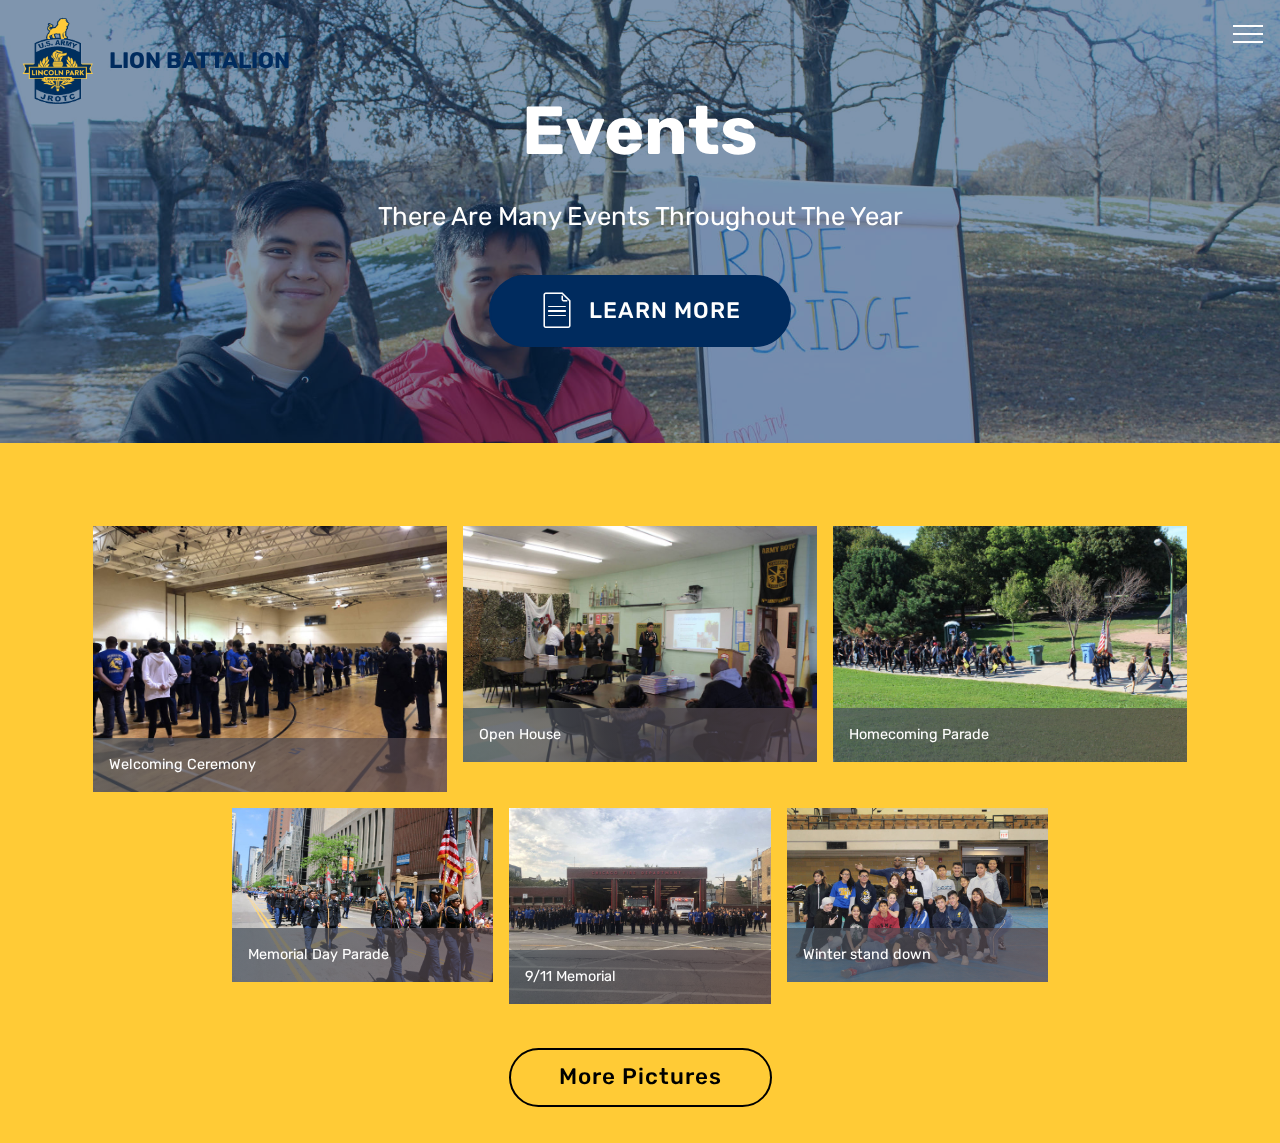
<file: page5.html>
<!DOCTYPE html>
<html  >
<head>
  <!-- Site made with Mobirise Website Builder v4.12.3, https://mobirise.com -->
  <meta charset="UTF-8">
  <meta http-equiv="X-UA-Compatible" content="IE=edge">
  <meta name="generator" content="Mobirise v4.12.3, mobirise.com">
  <meta name="viewport" content="width=device-width, initial-scale=1, minimum-scale=1">
  <link rel="shortcut icon" href="assets/images/imageedit-12-8898153004-122x161.png" type="image/x-icon">
  <meta name="description" content="Web Site Creator Description">
  
  
  <title>Events</title>
  <link rel="stylesheet" href="assets/web/assets/mobirise-icons2/mobirise2.css">
  <link rel="stylesheet" href="assets/web/assets/mobirise-icons-bold/mobirise-icons-bold.css">
  <link rel="stylesheet" href="assets/web/assets/mobirise-icons/mobirise-icons.css">
  <link rel="stylesheet" href="assets/bootstrap/css/bootstrap.min.css">
  <link rel="stylesheet" href="assets/bootstrap/css/bootstrap-grid.min.css">
  <link rel="stylesheet" href="assets/bootstrap/css/bootstrap-reboot.min.css">
  <link rel="stylesheet" href="assets/tether/tether.min.css">
  <link rel="stylesheet" href="assets/dropdown/css/style.css">
  <link rel="stylesheet" href="assets/theme/css/style.css">
  <link rel="stylesheet" href="assets/gallery/style.css">
  <link rel="preload" as="style" href="assets/mobirise/css/mbr-additional.css"><link rel="stylesheet" href="assets/mobirise/css/mbr-additional.css" type="text/css">
  
  
  
</head>
<body>
  <section class="menu cid-rYuS1NE63Q" once="menu" id="menu1-3x">

    

    <nav class="navbar navbar-expand beta-menu navbar-dropdown align-items-center navbar-fixed-top collapsed bg-color transparent">
        <button class="navbar-toggler navbar-toggler-right" type="button" data-toggle="collapse" data-target="#navbarSupportedContent" aria-controls="navbarSupportedContent" aria-expanded="false" aria-label="Toggle navigation">
            <div class="hamburger">
                <span></span>
                <span></span>
                <span></span>
                <span></span>
            </div>
        </button>
        <div class="menu-logo">
            <div class="navbar-brand">
                <span class="navbar-logo">
                    
                         <img src="assets/images/imageedit-12-8898153004-122x161.png" alt="Mobirise" title="" style="height: 6.6rem;">
                    
                </span>
                <span class="navbar-caption-wrap"><a class="navbar-caption text-primary display-4" href="index.html">LION BATTALION&nbsp;</a></span>
            </div>
        </div>
        <div class="collapse navbar-collapse" id="navbarSupportedContent">
            <ul class="navbar-nav nav-dropdown nav-right" data-app-modern-menu="true"><li class="nav-item">
                    <a class="nav-link link text-white display-4" href="index.html"><span class="mbri-home mbr-iconfont mbr-iconfont-btn" style="font-size: 30px;">&nbsp;Home</span>
                        </a>
                </li>
                <li class="nav-item"><a class="nav-link link text-white display-4" href="page4.html">
                        
                        Activities</a></li><li class="nav-item"><a class="nav-link link text-white display-4" href="page2.html#info4-t"><span class="mbri-search mbr-iconfont mbr-iconfont-btn" style="font-size: 30px;"></span>
                        
                        About Us
                    </a></li><li class="nav-item"><a class="nav-link link text-white display-4" href="page11.html#header2-3l"><span class="mbri-bookmark mbr-iconfont mbr-iconfont-btn" style="font-size: 30px;"></span>
                        
                        Books</a></li><li class="nav-item"><a class="nav-link link text-white display-4" href="page1.html"><span class="mbrib-users mbr-iconfont mbr-iconfont-btn" style="font-size: 30px;">&nbsp;Chain Of Command</span>
                        </a></li><li class="nav-item"><a class="nav-link link text-white display-4" href="page3.html">
                        
                        Cadet Reference</a></li><li class="nav-item"><a class="nav-link link text-white display-4" href="https://chicagojrotc.com/" target="_blank">
                        
                        Chicago JROTC</a></li><li class="nav-item"><a class="nav-link link text-white display-4" href="page5.html#header1-36"><span class="mobi-mbri mobi-mbri-calendar mbr-iconfont mbr-iconfont-btn" style="font-size: 30px;">&nbsp;Events</span>
                        </a></li><li class="nav-item"><a class="nav-link link text-white display-4" href="page10.html#header16-3f">
                        
                        Senior Quotes</a></li><li class="nav-item"><a class="nav-link link text-white display-4" href="page9.html#header2-39">
                        
                        Syllasbus</a></li></ul>
            
        </div>
    </nav>
</section>

<section class="engine"><a href="https://mobirise.info/r">free bootstrap templates</a></section><section class="header1 cid-rY4DCNoobl mbr-parallax-background" id="header1-36">

    

    <div class="mbr-overlay" style="opacity: 0.5; background-color: rgb(0, 43, 94);">
    </div>

    <div class="container">
        <div class="row justify-content-md-center">
            <div class="mbr-white col-md-10">
                <h1 class="mbr-section-title align-center mbr-bold pb-3 mbr-fonts-style display-1">Events</h1>
                
                <p class="mbr-text align-center pb-3 mbr-fonts-style display-5">
                    There Are Many Events Throughout The Year</p>
                <div class="mbr-section-btn align-center"><a class="btn btn-md btn-primary display-4" href="page5.html#gallery4-37">
                        <span class="mbr-iconfont mbri-file"></span>LEARN MORE</a></div>
            </div>
        </div>
    </div>

</section>

<section class="mbr-gallery mbr-slider-carousel cid-rY4DYk3bbB" id="gallery4-37">

    

    <div class="container">
        <div><!-- Gallery --><div class="gallery-row"><div class="mbr-gallery-layout-default"><div><div class="row-first row justify-content-center m-0"><div class="mbr-gallery-item col-lg-4 col-md-4 col-sm-12 p-2" data-video-url="false"><div href="#lb-gallery4-37" data-slide-to="0" data-toggle="modal"><img src="assets/images/img-1625-2000x1500-800x600.jpg" alt="" title=""><span class="icon-focus"></span><span class="mbr-gallery-title mbr-fonts-style display-7">Welcoming Ceremony</span></div></div><div class="mbr-gallery-item col-lg-4 col-md-4 col-sm-12 p-2" data-video-url="false"><div href="#lb-gallery4-37" data-slide-to="1" data-toggle="modal"><img src="assets/images/copy-of-img-1817-2000x1333-800x533.jpg" alt="" title=""><span class="icon-focus"></span><span class="mbr-gallery-title mbr-fonts-style display-7">Open House</span></div></div><div class="mbr-gallery-item col-lg-4 col-md-4 col-sm-12 p-2" data-video-url="false"><div href="#lb-gallery4-37" data-slide-to="2" data-toggle="modal"><img src="assets/images/img-1175-2000x1333-800x533.jpg" alt="" title=""><span class="icon-focus"></span><span class="mbr-gallery-title mbr-fonts-style display-7">Homecoming Parade</span></div></div></div><div class="row-second row justify-content-center m-0"><div class="mbr-gallery-item col-lg-3 col-md-6 col-sm-12 p-2" data-video-url="false"><div href="#lb-gallery4-37" data-slide-to="3" data-toggle="modal"><img src="assets/images/img-642-2000x1333-800x533.jpg" alt="" title=""><span class="icon-focus"></span><span class="mbr-gallery-title mbr-fonts-style display-7">Memorial Day Parade</span></div></div><div class="mbr-gallery-item col-lg-3 col-md-6 col-sm-12 p-2" data-video-url="false"><div href="#lb-gallery4-37" data-slide-to="4" data-toggle="modal"><img src="assets/images/img-889-2000x1500-800x600.jpg" alt="" title=""><span class="icon-focus"></span><span class="mbr-gallery-title mbr-fonts-style display-7">9/11 Memorial</span></div></div><div class="mbr-gallery-item col-lg-3 col-md-6 col-sm-12 p-2" data-video-url="false"><div href="#lb-gallery4-37" data-slide-to="5" data-toggle="modal"><img src="assets/images/img-1576-2000x1333-800x533.jpg" alt="" title=""><span class="icon-focus"></span><span class="mbr-gallery-title mbr-fonts-style display-7">Winter stand down</span></div></div></div></div><div class="clearfix"></div></div></div><!-- Lightbox --><div data-app-prevent-settings="" class="mbr-slider modal fade carousel slide" tabindex="-1" data-keyboard="true" data-interval="false" id="lb-gallery4-37"><div class="modal-dialog"><div class="modal-content"><div class="modal-body"><div class="carousel-inner"><div class="carousel-item"><img src="assets/images/img-1625-2000x1500.jpg" alt="" title=""></div><div class="carousel-item"><img src="assets/images/copy-of-img-1817-2000x1333.jpg" alt="" title=""></div><div class="carousel-item"><img src="assets/images/img-1175-2000x1333.jpg" alt="" title=""></div><div class="carousel-item"><img src="assets/images/img-642-2000x1333.jpg" alt="" title=""></div><div class="carousel-item"><img src="assets/images/img-889-2000x1500.jpg" alt="" title=""></div><div class="carousel-item active"><img src="assets/images/img-1576-2000x1333.jpg" alt="" title=""></div></div><a class="carousel-control carousel-control-prev" role="button" data-slide="prev" href="#lb-gallery4-37"><span class="mbri-left mbr-iconfont" aria-hidden="true"></span><span class="sr-only">Previous</span></a><a class="carousel-control carousel-control-next" role="button" data-slide="next" href="#lb-gallery4-37"><span class="mbri-right mbr-iconfont" aria-hidden="true"></span><span class="sr-only">Next</span></a><a class="close" href="#" role="button" data-dismiss="modal"><span class="sr-only">Close</span></a></div></div></div></div></div>
    </div>

</section>

<section class="header1 cid-rYuDXqKMsX" id="header16-3m">

    

    

    <div class="container">
        <div class="row justify-content-md-center">
            <div class="col-md-10 align-center">
                
                
                
                <div class="mbr-section-btn"><a class="btn btn-md btn-black-outline display-4" href="https://drive.google.com/drive/folders/1JR0Bg9oIX1Scy9IX4agkQKlX9mJ1xWWY?usp=sharing" target="_blank">More Pictures</a></div>
            </div>
        </div>
    </div>

</section>


  <script src="assets/web/assets/jquery/jquery.min.js"></script>
  <script src="assets/popper/popper.min.js"></script>
  <script src="assets/bootstrap/js/bootstrap.min.js"></script>
  <script src="assets/smoothscroll/smooth-scroll.js"></script>
  <script src="assets/masonry/masonry.pkgd.min.js"></script>
  <script src="assets/imagesloaded/imagesloaded.pkgd.min.js"></script>
  <script src="assets/bootstrapcarouselswipe/bootstrap-carousel-swipe.js"></script>
  <script src="assets/tether/tether.min.js"></script>
  <script src="assets/vimeoplayer/jquery.mb.vimeo_player.js"></script>
  <script src="assets/parallax/jarallax.min.js"></script>
  <script src="assets/dropdown/js/nav-dropdown.js"></script>
  <script src="assets/dropdown/js/navbar-dropdown.js"></script>
  <script src="assets/touchswipe/jquery.touch-swipe.min.js"></script>
  <script src="assets/theme/js/script.js"></script>
  <script src="assets/gallery/player.min.js"></script>
  <script src="assets/gallery/script.js"></script>
  <script src="assets/slidervideo/script.js"></script>
  
  
</body>
</html>
</file>
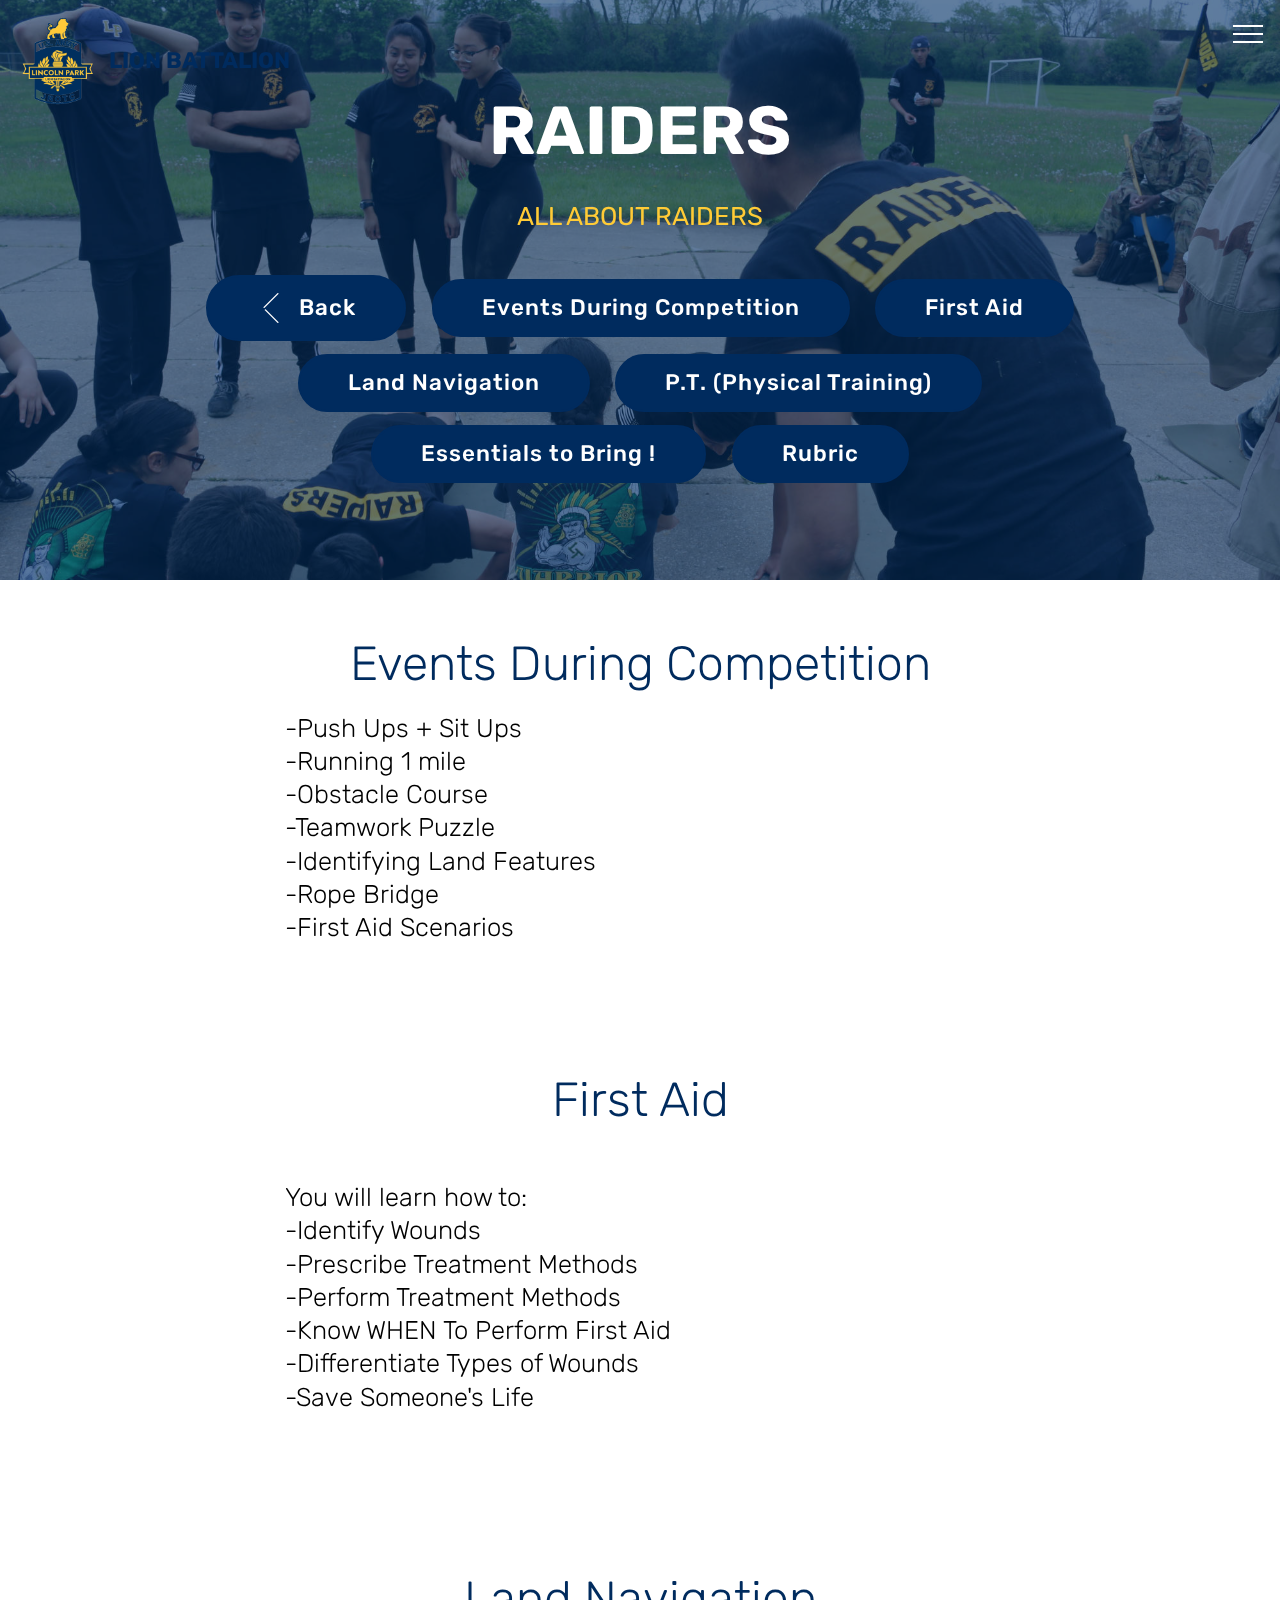
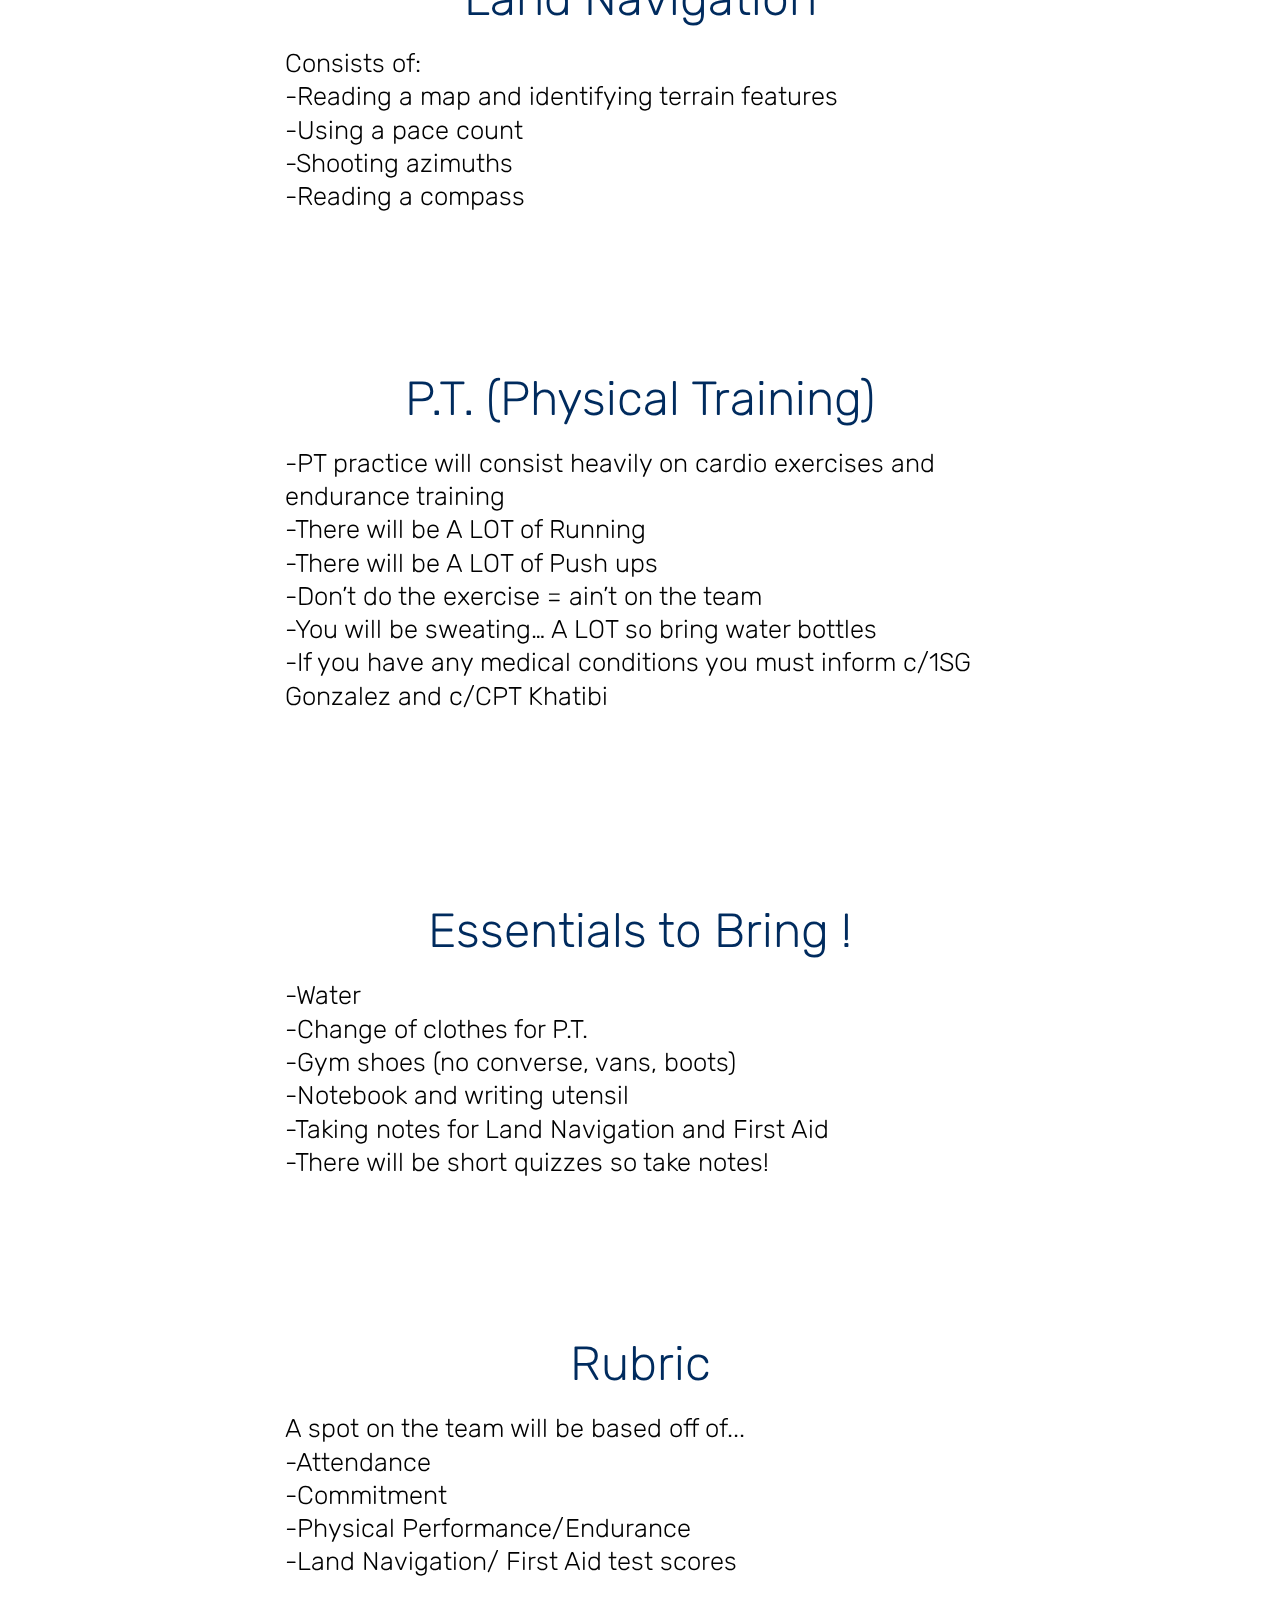
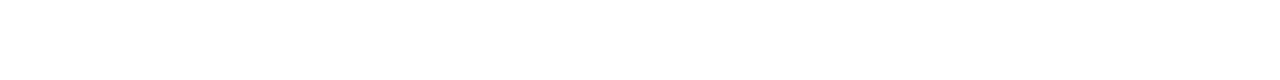
<file: page6.html>
<!DOCTYPE html>
<html  >
<head>
  <!-- Site made with Mobirise Website Builder v4.12.3, https://mobirise.com -->
  <meta charset="UTF-8">
  <meta http-equiv="X-UA-Compatible" content="IE=edge">
  <meta name="generator" content="Mobirise v4.12.3, mobirise.com">
  <meta name="viewport" content="width=device-width, initial-scale=1, minimum-scale=1">
  <link rel="shortcut icon" href="assets/images/imageedit-12-8898153004-122x161.png" type="image/x-icon">
  <meta name="description" content="Site Maker Description">
  
  
  <title>Raiders</title>
  <link rel="stylesheet" href="assets/web/assets/mobirise-icons2/mobirise2.css">
  <link rel="stylesheet" href="assets/web/assets/mobirise-icons-bold/mobirise-icons-bold.css">
  <link rel="stylesheet" href="assets/web/assets/mobirise-icons/mobirise-icons.css">
  <link rel="stylesheet" href="assets/bootstrap/css/bootstrap.min.css">
  <link rel="stylesheet" href="assets/bootstrap/css/bootstrap-grid.min.css">
  <link rel="stylesheet" href="assets/bootstrap/css/bootstrap-reboot.min.css">
  <link rel="stylesheet" href="assets/dropdown/css/style.css">
  <link rel="stylesheet" href="assets/tether/tether.min.css">
  <link rel="stylesheet" href="assets/theme/css/style.css">
  <link rel="preload" as="style" href="assets/mobirise/css/mbr-additional.css"><link rel="stylesheet" href="assets/mobirise/css/mbr-additional.css" type="text/css">
  
  
  
</head>
<body>
  <section class="menu cid-rYuS1NE63Q" once="menu" id="menu1-3x">

    

    <nav class="navbar navbar-expand beta-menu navbar-dropdown align-items-center navbar-fixed-top collapsed bg-color transparent">
        <button class="navbar-toggler navbar-toggler-right" type="button" data-toggle="collapse" data-target="#navbarSupportedContent" aria-controls="navbarSupportedContent" aria-expanded="false" aria-label="Toggle navigation">
            <div class="hamburger">
                <span></span>
                <span></span>
                <span></span>
                <span></span>
            </div>
        </button>
        <div class="menu-logo">
            <div class="navbar-brand">
                <span class="navbar-logo">
                    
                         <img src="assets/images/imageedit-12-8898153004-122x161.png" alt="Mobirise" title="" style="height: 6.6rem;">
                    
                </span>
                <span class="navbar-caption-wrap"><a class="navbar-caption text-primary display-4" href="index.html">LION BATTALION&nbsp;</a></span>
            </div>
        </div>
        <div class="collapse navbar-collapse" id="navbarSupportedContent">
            <ul class="navbar-nav nav-dropdown nav-right" data-app-modern-menu="true"><li class="nav-item">
                    <a class="nav-link link text-white display-4" href="index.html"><span class="mbri-home mbr-iconfont mbr-iconfont-btn" style="font-size: 30px;">&nbsp;Home</span>
                        </a>
                </li>
                <li class="nav-item"><a class="nav-link link text-white display-4" href="page4.html">
                        
                        Activities</a></li><li class="nav-item"><a class="nav-link link text-white display-4" href="page2.html#info4-t"><span class="mbri-search mbr-iconfont mbr-iconfont-btn" style="font-size: 30px;"></span>
                        
                        About Us
                    </a></li><li class="nav-item"><a class="nav-link link text-white display-4" href="page11.html#header2-3l"><span class="mbri-bookmark mbr-iconfont mbr-iconfont-btn" style="font-size: 30px;"></span>
                        
                        Books</a></li><li class="nav-item"><a class="nav-link link text-white display-4" href="page1.html"><span class="mbrib-users mbr-iconfont mbr-iconfont-btn" style="font-size: 30px;">&nbsp;Chain Of Command</span>
                        </a></li><li class="nav-item"><a class="nav-link link text-white display-4" href="page3.html">
                        
                        Cadet Reference</a></li><li class="nav-item"><a class="nav-link link text-white display-4" href="https://chicagojrotc.com/" target="_blank">
                        
                        Chicago JROTC</a></li><li class="nav-item"><a class="nav-link link text-white display-4" href="page5.html#header1-36"><span class="mobi-mbri mobi-mbri-calendar mbr-iconfont mbr-iconfont-btn" style="font-size: 30px;">&nbsp;Events</span>
                        </a></li><li class="nav-item"><a class="nav-link link text-white display-4" href="page10.html#header16-3f">
                        
                        Senior Quotes</a></li><li class="nav-item"><a class="nav-link link text-white display-4" href="page9.html#header2-39">
                        
                        Syllasbus</a></li></ul>
            
        </div>
    </nav>
</section>

<section class="engine"><a href="https://mobirise.info/f">simple web builder</a></section><section class="header1 cid-rY2OtPz0gC mbr-parallax-background" id="header16-28">

    

    <div class="mbr-overlay" style="opacity: 0.6; background-color: rgb(0, 43, 94);">
    </div>

    <div class="container">
        <div class="row justify-content-md-center">
            <div class="col-md-10 align-center">
                <h1 class="mbr-section-title mbr-bold pb-3 mbr-fonts-style display-1">
                    RAIDERS</h1>
                
                <p class="mbr-text pb-3 mbr-fonts-style display-5">ALL ABOUT RAIDERS</p>
                <div class="mbr-section-btn"><a class="btn btn-md btn-primary display-4" href="page4.html#info1-1t"><span class="mbri-arrow-prev mbr-iconfont mbr-iconfont-btn" style="font-size: 30px;"></span>Back</a> <a class="btn btn-md btn-primary display-4" href="page6.html#content4-1y">Events During Competition</a> <a class="btn btn-md btn-primary display-4" href="page6.html#content4-1z">First Aid</a> <a class="btn btn-md btn-primary display-4" href="page6.html#content4-20">Land Navigation</a> <a class="btn btn-md btn-primary display-4" href="page6.html#content4-21">P.T. (Physical Training)</a> <a class="btn btn-md btn-primary display-4" href="page6.html#content4-24">Essentials to Bring !</a> <a class="btn btn-md btn-primary display-4" href="page6.html#content4-26">Rubric</a></div>
            </div>
        </div>
    </div>

</section>

<section class="mbr-section content4 cid-rY2MtdaafG" id="content4-1y">

    

    <div class="container">
        <div class="media-container-row">
            <div class="title col-12 col-md-8">
                <h2 class="align-center pb-3 mbr-fonts-style display-2">Events During Competition
</h2>
                <h3 class="mbr-section-subtitle align-center mbr-light mbr-fonts-style display-5">-Push Ups + Sit Ups
<div>-Running 1 mile
</div><div>-Obstacle Course
</div><div>-Teamwork Puzzle
</div><div>-Identifying Land Features
</div><div>-Rope Bridge
</div><div>-First Aid Scenarios 
</div><div><br></div></h3>
                
            </div>
        </div>
    </div>
</section>

<section class="mbr-section content4 cid-rY2MKmEZLT" id="content4-1z">

    

    <div class="container">
        <div class="media-container-row">
            <div class="title col-12 col-md-8">
                <h2 class="align-center pb-3 mbr-fonts-style display-2">First Aid
</h2>
                <h3 class="mbr-section-subtitle align-center mbr-light mbr-fonts-style display-5">
                    
                <div><br></div><div>You will learn how to:
</div><div>-Identify Wounds
</div><div>-Prescribe Treatment Methods
</div><div>-Perform Treatment Methods
</div><div>-Know WHEN To Perform First Aid
</div><div>-Differentiate Types of Wounds
</div><div>-Save Someone's Life
</div><div><br></div></h3>
                
            </div>
        </div>
    </div>
</section>

<section class="mbr-section content4 cid-rY2MKHTfDi" id="content4-20">

    

    <div class="container">
        <div class="media-container-row">
            <div class="title col-12 col-md-8">
                <h2 class="align-center pb-3 mbr-fonts-style display-2">Land Navigation
</h2>
                <h3 class="mbr-section-subtitle align-center mbr-light mbr-fonts-style display-5">Consists of:
<div>-Reading a map and identifying                                                                   terrain features
</div><div>-Using a pace count
</div><div>-Shooting azimuths
</div><div>-Reading a compass
</div><div><br></div></h3>
                
            </div>
        </div>
    </div>
</section>

<section class="mbr-section content4 cid-rY2Nc8yqke" id="content4-21">

    

    <div class="container">
        <div class="media-container-row">
            <div class="title col-12 col-md-8">
                <h2 class="align-center pb-3 mbr-fonts-style display-2">P.T. (Physical Training)
</h2>
                <h3 class="mbr-section-subtitle align-center mbr-light mbr-fonts-style display-5">-PT practice will consist heavily on cardio exercises and endurance training
<div>-There will be A LOT of Running 
</div><div>-There will be A LOT of Push ups 
</div><div>-Don’t do the exercise = ain’t on the team
</div><div>-You will be sweating… A LOT so bring water bottles 
</div><div>-If you have any medical conditions you must inform c/1SG Gonzalez and c/CPT Khatibi
</div><div>
</div><div>&nbsp;
</div><div>
</div><div><br></div></h3>
                
            </div>
        </div>
    </div>
</section>

<section class="mbr-section content4 cid-rY2NKOnhfM" id="content4-24">

    

    <div class="container">
        <div class="media-container-row">
            <div class="title col-12 col-md-8">
                <h2 class="align-center pb-3 mbr-fonts-style display-2">Essentials to Bring !
</h2>
                <h3 class="mbr-section-subtitle align-center mbr-light mbr-fonts-style display-5"><div><span style="font-size: 1.6rem;">-Water&nbsp;</span><br></div><div>-Change of clothes for P.T.
</div><div>-Gym shoes (no converse, vans, boots)
</div><div>-Notebook and writing utensil 
</div><div>-Taking notes for Land Navigation and First Aid
</div><div>-There will be short quizzes so take notes!
</div><div>
</div><div><br></div></h3>
                
            </div>
        </div>
    </div>
</section>

<section class="mbr-section content4 cid-rY2O0tTGIZ" id="content4-26">

    

    <div class="container">
        <div class="media-container-row">
            <div class="title col-12 col-md-8">
                <h2 class="align-center pb-3 mbr-fonts-style display-2">
                    Rubric</h2>
                <h3 class="mbr-section-subtitle align-center mbr-light mbr-fonts-style display-5">A spot on the team will be based off of...
<div>-Attendance
</div><div>-Commitment
</div><div>-Physical Performance/Endurance
</div><div>-Land Navigation/ First Aid test scores
</div><div>
</div><div>
</div><div>
</div><div><br></div></h3>
                
            </div>
        </div>
    </div>
</section>


  <script src="assets/web/assets/jquery/jquery.min.js"></script>
  <script src="assets/popper/popper.min.js"></script>
  <script src="assets/bootstrap/js/bootstrap.min.js"></script>
  <script src="assets/smoothscroll/smooth-scroll.js"></script>
  <script src="assets/dropdown/js/nav-dropdown.js"></script>
  <script src="assets/dropdown/js/navbar-dropdown.js"></script>
  <script src="assets/touchswipe/jquery.touch-swipe.min.js"></script>
  <script src="assets/tether/tether.min.js"></script>
  <script src="assets/parallax/jarallax.min.js"></script>
  <script src="assets/theme/js/script.js"></script>
  
  
</body>
</html>
</file>
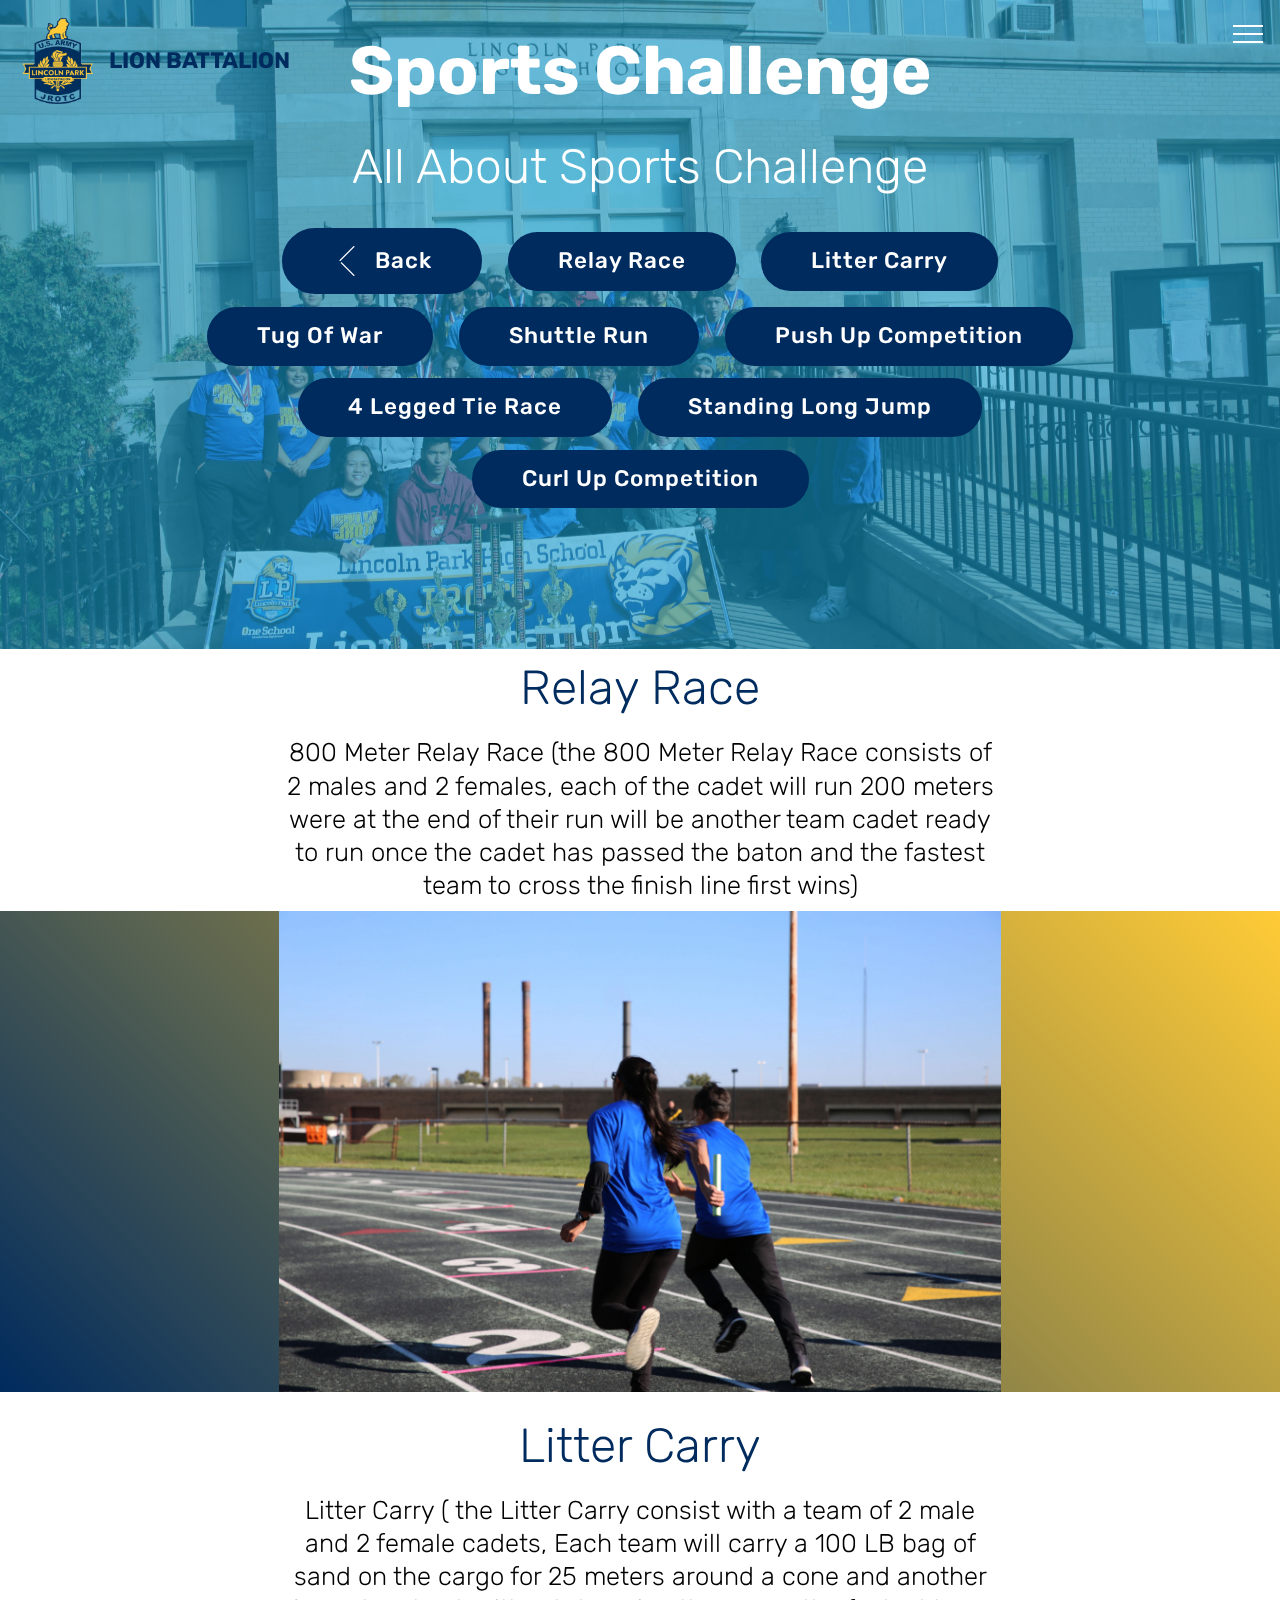
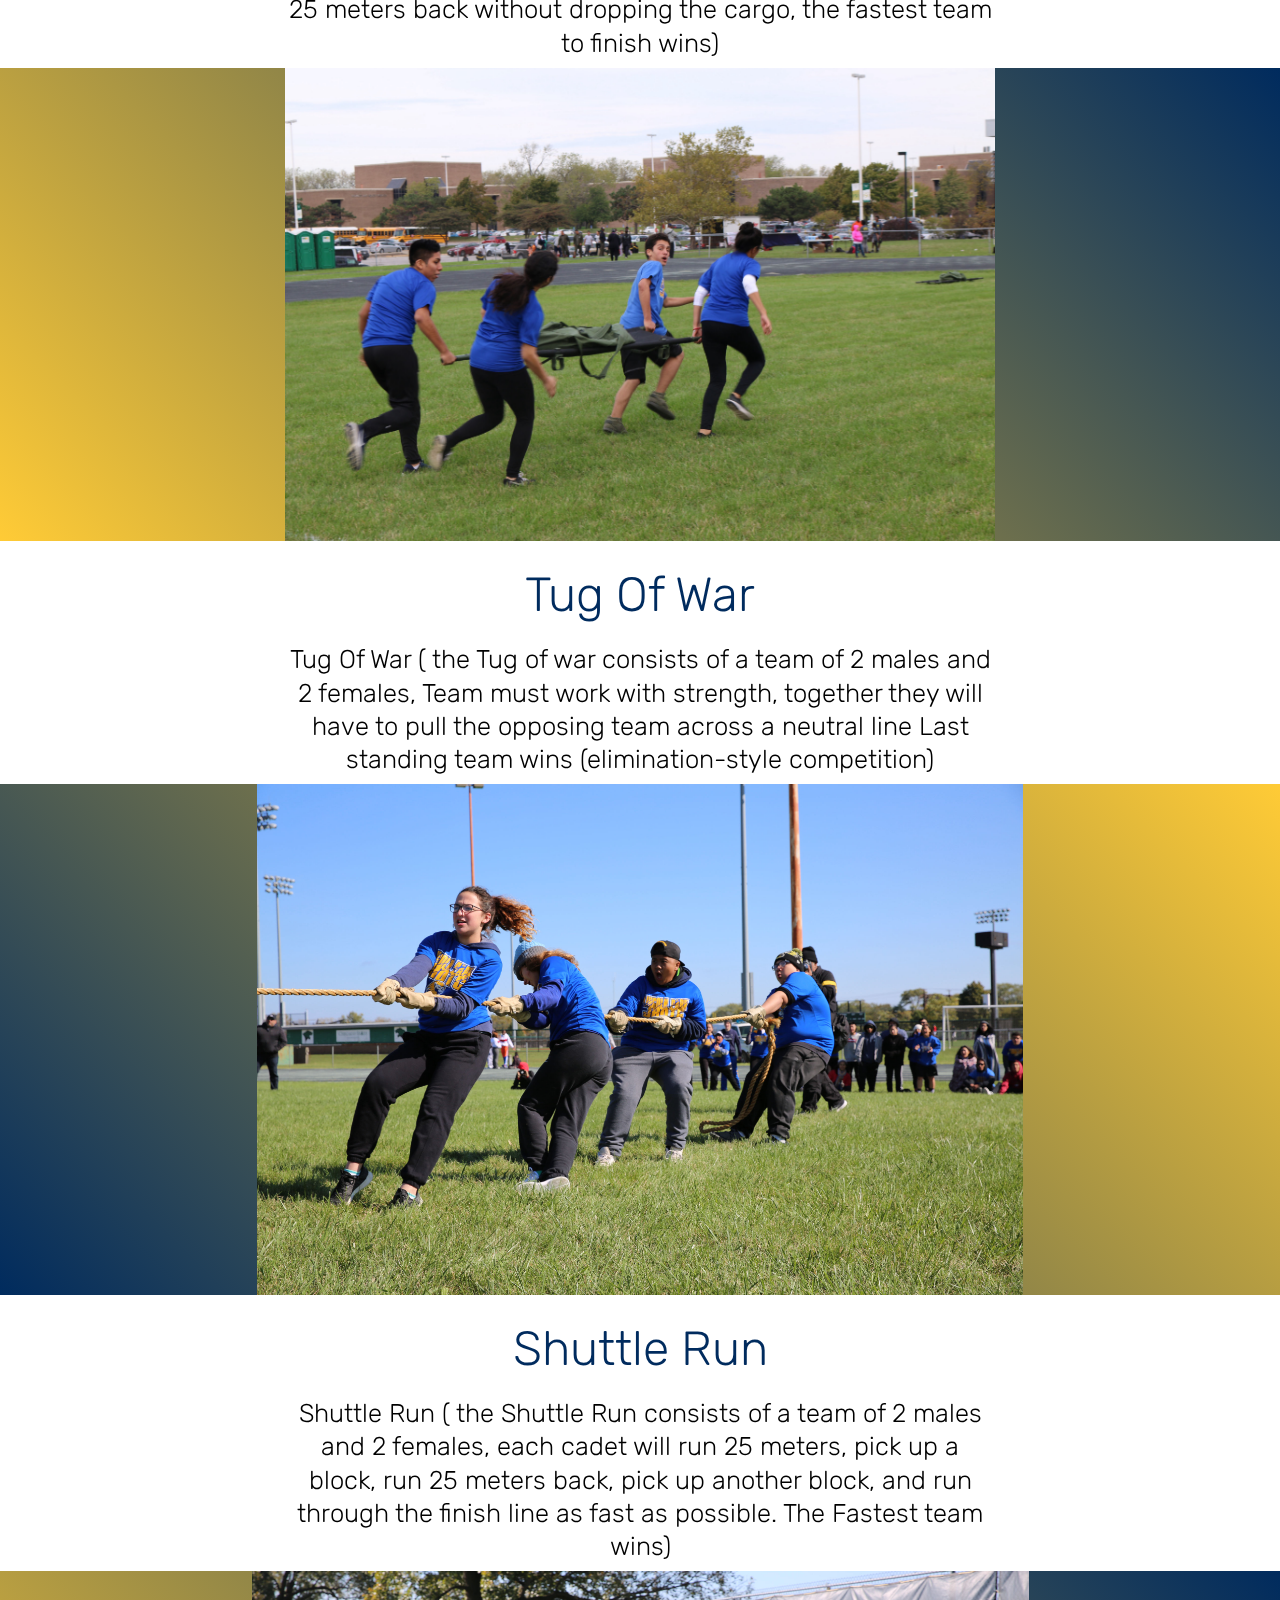
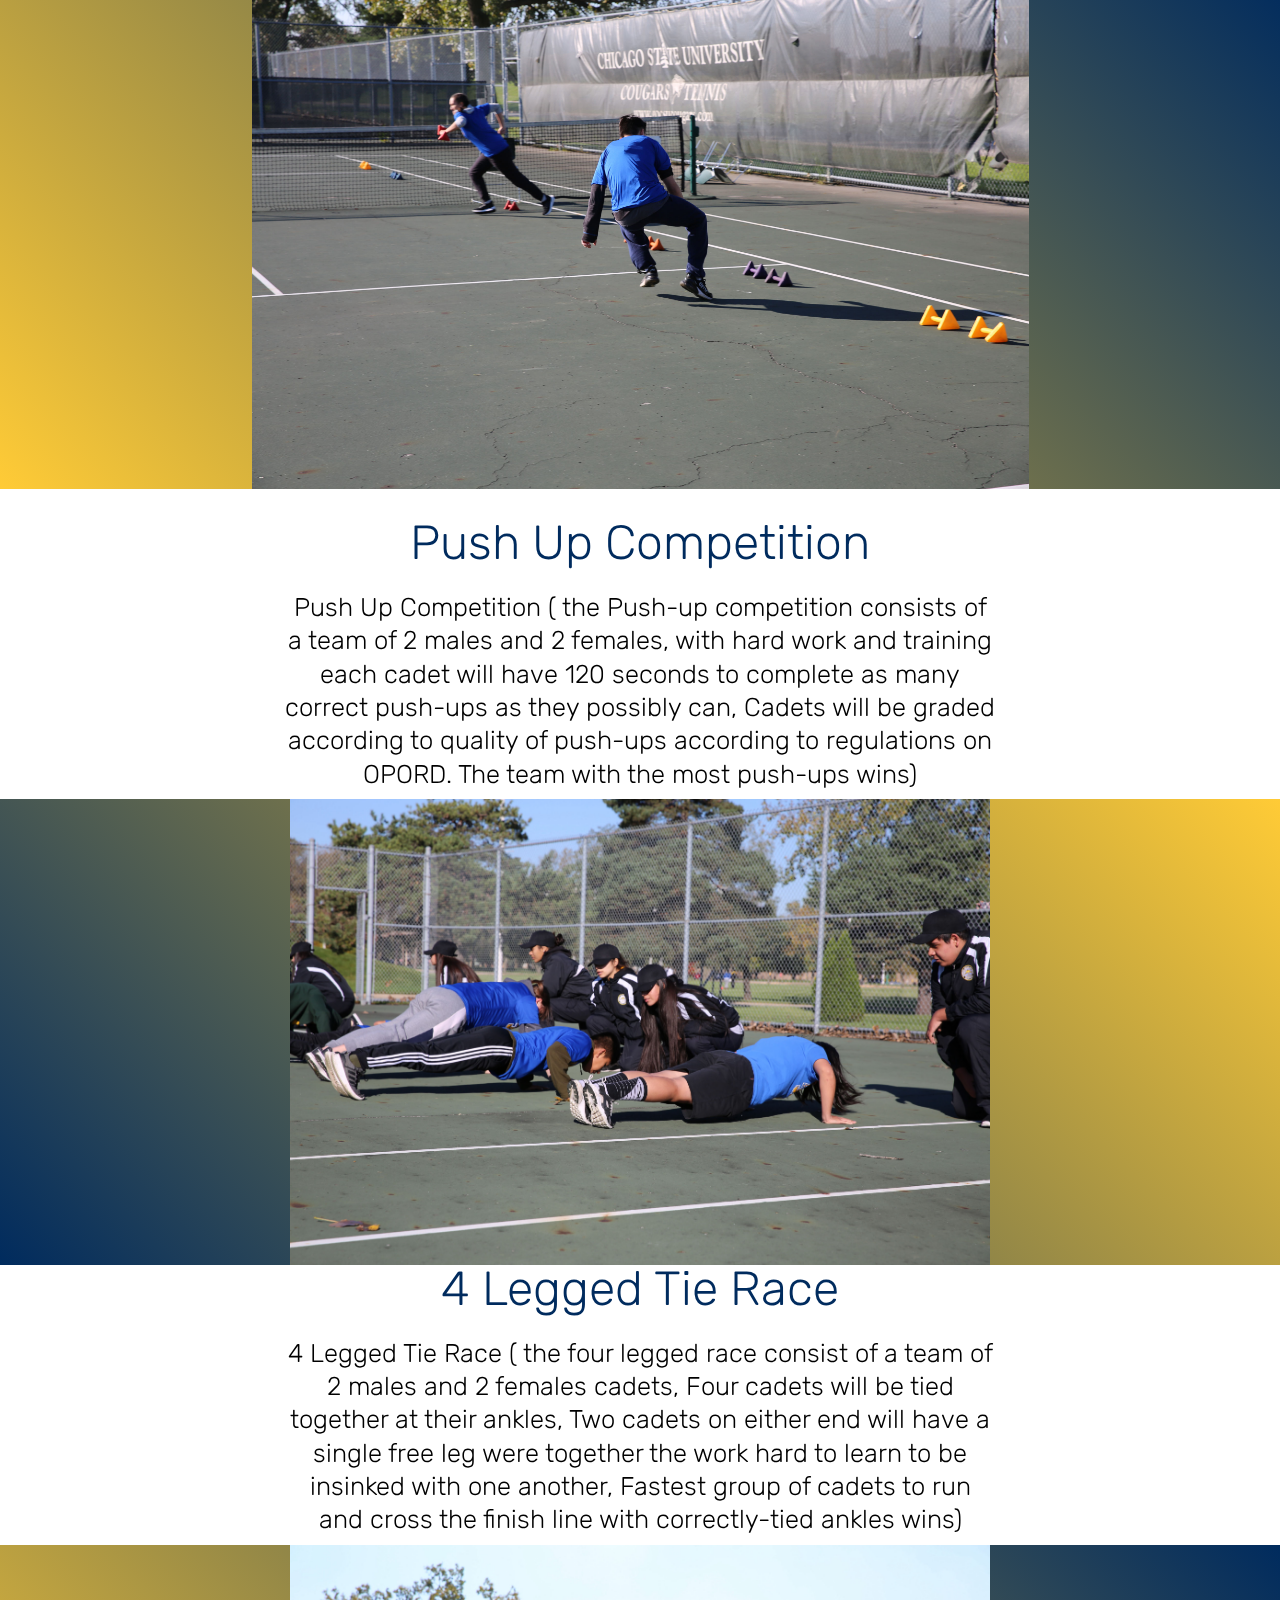
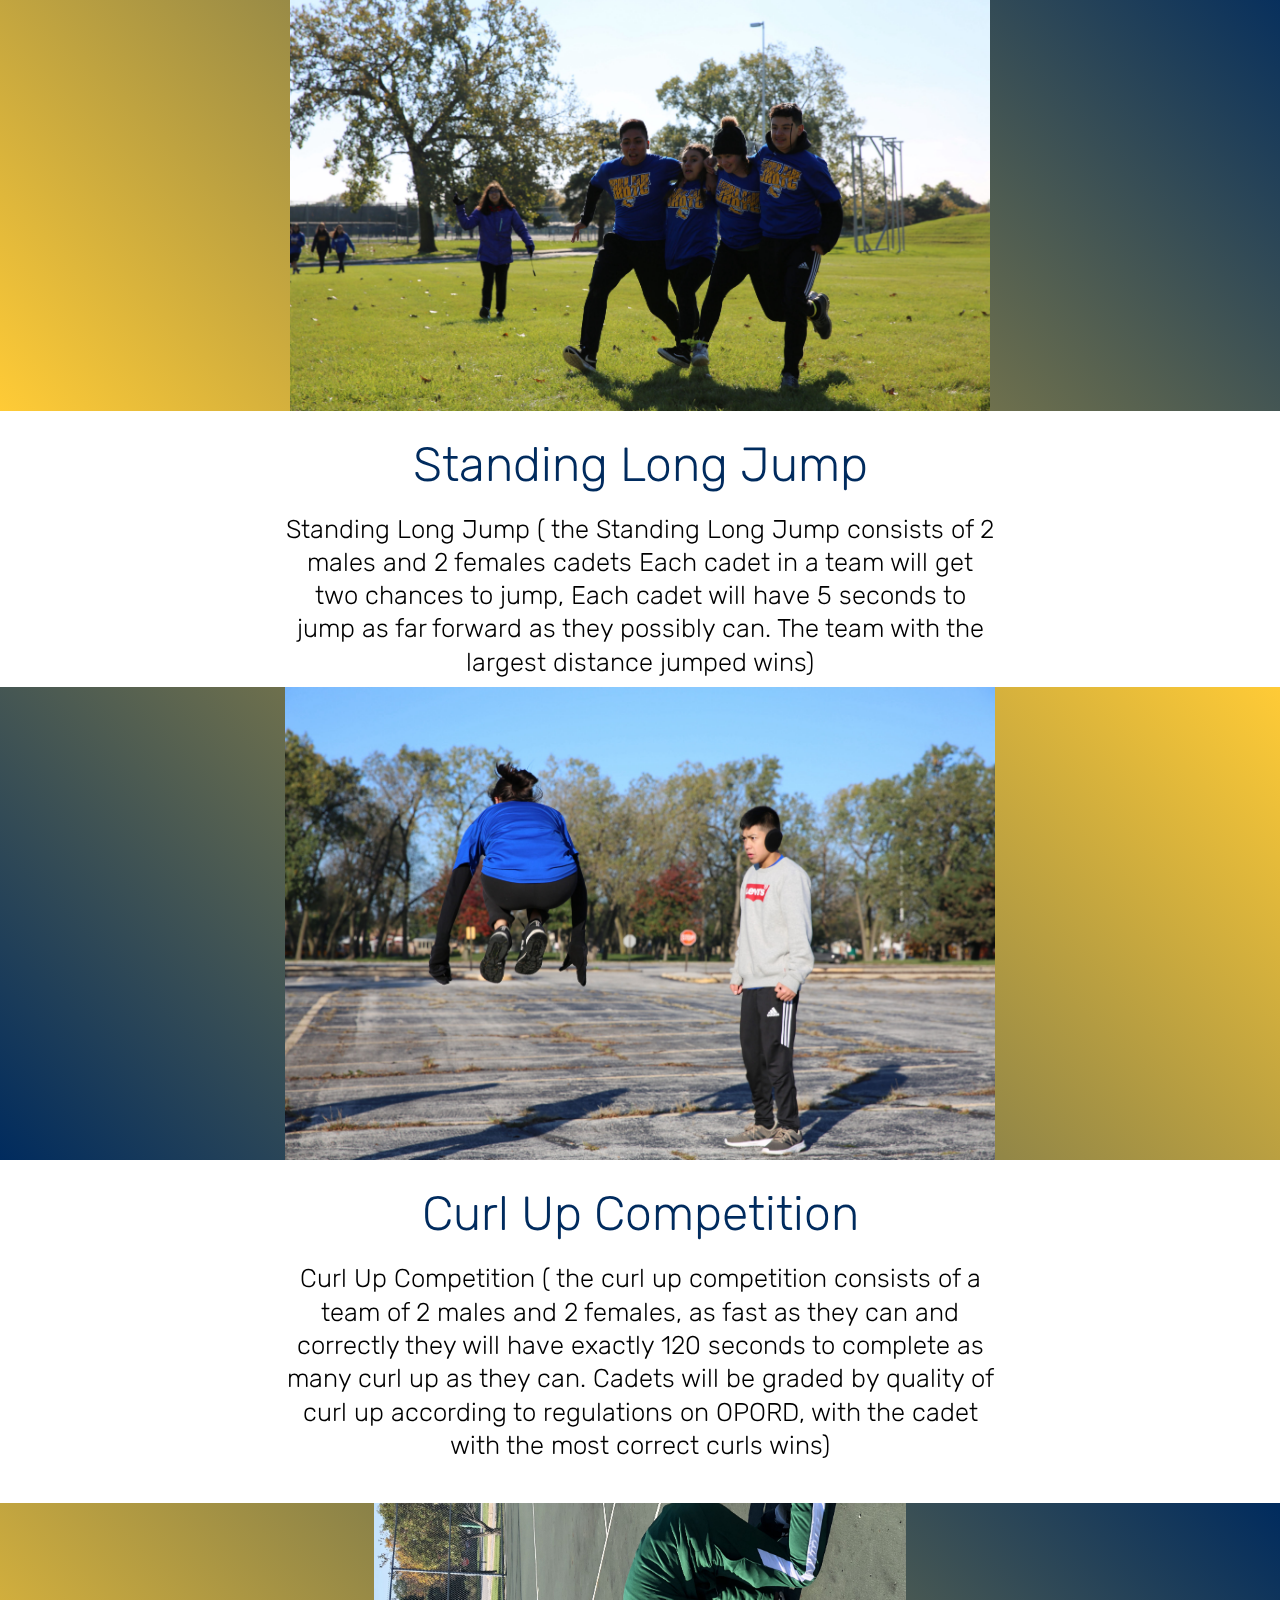
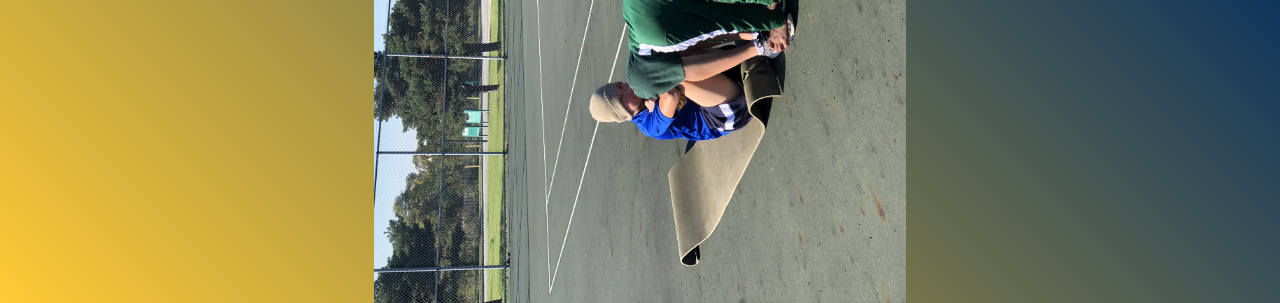
<file: page7.html>
<!DOCTYPE html>
<html  >
<head>
  <!-- Site made with Mobirise Website Builder v4.12.3, https://mobirise.com -->
  <meta charset="UTF-8">
  <meta http-equiv="X-UA-Compatible" content="IE=edge">
  <meta name="generator" content="Mobirise v4.12.3, mobirise.com">
  <meta name="viewport" content="width=device-width, initial-scale=1, minimum-scale=1">
  <link rel="shortcut icon" href="assets/images/imageedit-12-8898153004-122x161.png" type="image/x-icon">
  <meta name="description" content="Site Builder Description">
  
  
  <title>Sports Challenge</title>
  <link rel="stylesheet" href="assets/web/assets/mobirise-icons2/mobirise2.css">
  <link rel="stylesheet" href="assets/web/assets/mobirise-icons-bold/mobirise-icons-bold.css">
  <link rel="stylesheet" href="assets/web/assets/mobirise-icons/mobirise-icons.css">
  <link rel="stylesheet" href="assets/bootstrap/css/bootstrap.min.css">
  <link rel="stylesheet" href="assets/bootstrap/css/bootstrap-grid.min.css">
  <link rel="stylesheet" href="assets/bootstrap/css/bootstrap-reboot.min.css">
  <link rel="stylesheet" href="assets/dropdown/css/style.css">
  <link rel="stylesheet" href="assets/tether/tether.min.css">
  <link rel="stylesheet" href="assets/theme/css/style.css">
  <link rel="preload" as="style" href="assets/mobirise/css/mbr-additional.css"><link rel="stylesheet" href="assets/mobirise/css/mbr-additional.css" type="text/css">
  
  
  
</head>
<body>
  <section class="menu cid-rYuS1NE63Q" once="menu" id="menu1-3x">

    

    <nav class="navbar navbar-expand beta-menu navbar-dropdown align-items-center navbar-fixed-top collapsed bg-color transparent">
        <button class="navbar-toggler navbar-toggler-right" type="button" data-toggle="collapse" data-target="#navbarSupportedContent" aria-controls="navbarSupportedContent" aria-expanded="false" aria-label="Toggle navigation">
            <div class="hamburger">
                <span></span>
                <span></span>
                <span></span>
                <span></span>
            </div>
        </button>
        <div class="menu-logo">
            <div class="navbar-brand">
                <span class="navbar-logo">
                    
                         <img src="assets/images/imageedit-12-8898153004-122x161.png" alt="Mobirise" title="" style="height: 6.6rem;">
                    
                </span>
                <span class="navbar-caption-wrap"><a class="navbar-caption text-primary display-4" href="index.html">LION BATTALION&nbsp;</a></span>
            </div>
        </div>
        <div class="collapse navbar-collapse" id="navbarSupportedContent">
            <ul class="navbar-nav nav-dropdown nav-right" data-app-modern-menu="true"><li class="nav-item">
                    <a class="nav-link link text-white display-4" href="index.html"><span class="mbri-home mbr-iconfont mbr-iconfont-btn" style="font-size: 30px;">&nbsp;Home</span>
                        </a>
                </li>
                <li class="nav-item"><a class="nav-link link text-white display-4" href="page4.html">
                        
                        Activities</a></li><li class="nav-item"><a class="nav-link link text-white display-4" href="page2.html#info4-t"><span class="mbri-search mbr-iconfont mbr-iconfont-btn" style="font-size: 30px;"></span>
                        
                        About Us
                    </a></li><li class="nav-item"><a class="nav-link link text-white display-4" href="page11.html#header2-3l"><span class="mbri-bookmark mbr-iconfont mbr-iconfont-btn" style="font-size: 30px;"></span>
                        
                        Books</a></li><li class="nav-item"><a class="nav-link link text-white display-4" href="page1.html"><span class="mbrib-users mbr-iconfont mbr-iconfont-btn" style="font-size: 30px;">&nbsp;Chain Of Command</span>
                        </a></li><li class="nav-item"><a class="nav-link link text-white display-4" href="page3.html">
                        
                        Cadet Reference</a></li><li class="nav-item"><a class="nav-link link text-white display-4" href="https://chicagojrotc.com/" target="_blank">
                        
                        Chicago JROTC</a></li><li class="nav-item"><a class="nav-link link text-white display-4" href="page5.html#header1-36"><span class="mobi-mbri mobi-mbri-calendar mbr-iconfont mbr-iconfont-btn" style="font-size: 30px;">&nbsp;Events</span>
                        </a></li><li class="nav-item"><a class="nav-link link text-white display-4" href="page10.html#header16-3f">
                        
                        Senior Quotes</a></li><li class="nav-item"><a class="nav-link link text-white display-4" href="page9.html#header2-39">
                        
                        Syllasbus</a></li></ul>
            
        </div>
    </nav>
</section>

<section class="engine"><a href="https://mobirise.info/t">free amp template</a></section><section class="header1 cid-rY2Rb3NR30 mbr-parallax-background" id="header1-2b">

    

    <div class="mbr-overlay" style="opacity: 0.6; background-color: rgb(20, 157, 204);">
    </div>

    <div class="container">
        <div class="row justify-content-md-center">
            <div class="mbr-white col-md-10">
                <h1 class="mbr-section-title align-center mbr-bold pb-3 mbr-fonts-style display-1">Sports Challenge
</h1>
                <h3 class="mbr-section-subtitle align-center mbr-light pb-3 mbr-fonts-style display-2">All About Sports Challenge</h3>
                
                <div class="mbr-section-btn align-center"><a class="btn btn-md btn-primary display-4" href="page4.html#info2-1x"><span class="mbri-arrow-prev mbr-iconfont mbr-iconfont-btn" style="font-size: 30px;"></span>Back</a> <a class="btn btn-md btn-primary display-4" href="page7.html#content4-2c">Relay Race</a> <a class="btn btn-md btn-primary display-4" href="page7.html#content4-2d">Litter Carry</a> <a class="btn btn-md btn-primary display-4" href="page7.html#content4-2e">Tug Of War
</a> <a class="btn btn-md btn-primary display-4" href="page7.html#content4-2f">Shuttle Run
</a> <a class="btn btn-md btn-primary display-4" href="page7.html#content4-2j">Push Up Competition</a> <a class="btn btn-md btn-primary display-4" href="page7.html#content4-2g">4 Legged Tie Race</a> <a class="btn btn-md btn-primary display-4" href="page7.html#content4-2k">Standing Long Jump</a> <a class="btn btn-md btn-primary display-4" href="page7.html#content4-2h">Curl Up Competition</a></div>
            </div>
        </div>
    </div>

</section>

<section class="mbr-section content4 cid-rY2TTLbK3n" id="content4-2c">

    

    <div class="container">
        <div class="media-container-row">
            <div class="title col-12 col-md-8">
                <h2 class="align-center pb-3 mbr-fonts-style display-2">
                    Relay Race</h2>
                <h3 class="mbr-section-subtitle align-center mbr-light mbr-fonts-style display-5">800 Meter Relay Race (the 800 Meter Relay Race consists of 2 males and 2 females, each of the cadet will run 200 meters were at the end of their run will be another team cadet ready to run once the cadet has passed the baton and the fastest team to cross the finish line first wins)
</h3>
                
            </div>
        </div>
    </div>
</section>

<section class="cid-rY2VMZ9xvj" id="image2-2l">

    

    <figure class="mbr-figure container">
        <div class="image-block" style="width: 65%;">
            <img src="assets/images/242a4633-3038x2025.jpg" alt="Mobirise" title="">
            
        </div>
    </figure>
</section>

<section class="mbr-section content4 cid-rY2TU5kcJa" id="content4-2d">

    

    <div class="container">
        <div class="media-container-row">
            <div class="title col-12 col-md-8">
                <h2 class="align-center pb-3 mbr-fonts-style display-2">Litter Carry</h2>
                <h3 class="mbr-section-subtitle align-center mbr-light mbr-fonts-style display-5">Litter Carry ( the Litter Carry consist with a team of 2 male and 2 female cadets, Each team will carry a 100 LB bag of sand on the cargo for 25 meters around a cone and another 25 meters back without dropping the cargo, the fastest team to finish wins)</h3>
                
            </div>
        </div>
    </div>
</section>

<section class="cid-rY2W8O1vTZ" id="image2-2m">

    

    <figure class="mbr-figure container">
        <div class="image-block" style="width: 64%;">
            <img src="assets/images/img-8466-3038x2025.jpg" alt="Mobirise" title="">
            
        </div>
    </figure>
</section>

<section class="mbr-section content4 cid-rY2TUnX1WH" id="content4-2e">

    

    <div class="container">
        <div class="media-container-row">
            <div class="title col-12 col-md-8">
                <h2 class="align-center pb-3 mbr-fonts-style display-2">Tug Of War
</h2>
                <h3 class="mbr-section-subtitle align-center mbr-light mbr-fonts-style display-5">Tug Of War ( the Tug of war consists of a team of 2 males and 2 females, Team must work with strength, together they will have to pull the opposing team across a neutral line Last standing team wins (elimination-style competition)</h3>
                
            </div>
        </div>
    </div>
</section>

<section class="cid-rY2W9Gk8n9" id="image2-2n">

    

    <figure class="mbr-figure container">
        <div class="image-block" style="width: 69%;">
            <img src="assets/images/242a4883-3038x2025.jpg" alt="Mobirise" title="">
            
        </div>
    </figure>
</section>

<section class="mbr-section content4 cid-rY2UifVCkH" id="content4-2f">

    

    <div class="container">
        <div class="media-container-row">
            <div class="title col-12 col-md-8">
                <h2 class="align-center pb-3 mbr-fonts-style display-2">Shuttle Run
</h2>
                <h3 class="mbr-section-subtitle align-center mbr-light mbr-fonts-style display-5">Shuttle Run ( the Shuttle Run consists of a team of 2 males and 2 females, each cadet will run 25 meters, pick up a block, run 25 meters back, pick up another block, and run through the finish line as fast as possible. The Fastest team wins)</h3>
                
            </div>
        </div>
    </div>
</section>

<section class="cid-rY31jAUIfY" id="image2-2t">

    

    <figure class="mbr-figure container">
        <div class="image-block" style="width: 70%;">
            <img src="assets/images/242a4587-3038x2025.jpg" alt="Mobirise" title="">
            
        </div>
    </figure>
</section>

<section class="mbr-section content4 cid-rY2Um8qpGt" id="content4-2j">

    

    <div class="container">
        <div class="media-container-row">
            <div class="title col-12 col-md-8">
                <h2 class="align-center pb-3 mbr-fonts-style display-2">Push Up Competition</h2>
                <h3 class="mbr-section-subtitle align-center mbr-light mbr-fonts-style display-5">Push Up Competition ( the Push-up competition consists of a team of 2 males and 2 females, with hard work and training each cadet will have 120 seconds to complete as many correct push-ups as they possibly can, Cadets will be graded according to quality of push-ups according to regulations on OPORD. The team with the most push-ups wins)</h3>
                
            </div>
        </div>
    </div>
</section>

<section class="cid-rY2Wb5b4Fi" id="image2-2p">

    

    <figure class="mbr-figure container">
        <div class="image-block" style="width: 63%;">
            <img src="assets/images/242a4548-3038x2025.jpg" alt="Mobirise" title="">
            
        </div>
    </figure>
</section>

<section class="mbr-section content4 cid-rY2UiWs8ko" id="content4-2g">

    

    <div class="container">
        <div class="media-container-row">
            <div class="title col-12 col-md-8">
                <h2 class="align-center pb-3 mbr-fonts-style display-2">4 Legged Tie Race</h2>
                <h3 class="mbr-section-subtitle align-center mbr-light mbr-fonts-style display-5">4 Legged Tie Race ( the four legged race consist of a team of 2 males and 2 females cadets,  Four cadets will be tied together at their ankles, Two cadets on either end will have a single free leg were together the work hard to learn to be insinked with one another, Fastest group of cadets to run and cross the finish line with correctly-tied ankles wins)</h3>
                
            </div>
        </div>
    </div>
</section>

<section class="cid-rY2WctN155" id="image2-2r">

    

    <figure class="mbr-figure container">
        <div class="image-block" style="width: 63%;">
            <img src="assets/images/242a4715-3038x2025.jpg" alt="Mobirise" title="">
            
        </div>
    </figure>
</section>

<section class="mbr-section content4 cid-rY2UC50DhS" id="content4-2k">

    

    <div class="container">
        <div class="media-container-row">
            <div class="title col-12 col-md-8">
                <h2 class="align-center pb-3 mbr-fonts-style display-2">Standing Long Jump</h2>
                <h3 class="mbr-section-subtitle align-center mbr-light mbr-fonts-style display-5">Standing Long Jump ( the Standing Long Jump consists of 2 males and 2 females cadets Each cadet in a team will get two chances to jump, Each cadet will have 5 seconds to jump as far forward as they possibly can. The team with the largest distance jumped wins)</h3>
                
            </div>
        </div>
    </div>
</section>

<section class="cid-rY2Wd5E6GF" id="image2-2s">

    

    <figure class="mbr-figure container">
        <div class="image-block" style="width: 64%;">
            <img src="assets/images/242a4485-3038x2025.jpg" alt="Mobirise" title="">
            
        </div>
    </figure>
</section>

<section class="mbr-section content4 cid-rY2UlotmdD" id="content4-2h">

    

    <div class="container">
        <div class="media-container-row">
            <div class="title col-12 col-md-8">
                <h2 class="align-center pb-3 mbr-fonts-style display-2">Curl Up Competition</h2>
                <h3 class="mbr-section-subtitle align-center mbr-light mbr-fonts-style display-5">Curl Up Competition ( the curl up competition consists of a team of 2 males and 2 females, as fast as they can and correctly they will have exactly 120 seconds to complete as many curl up as they can. Cadets will be graded by quality of curl up according to regulations on OPORD, with the cadet with the most correct curls wins)
<div><br></div></h3>
                
            </div>
        </div>
    </div>
</section>

<section class="cid-rY33hjqnaA" id="image2-2u">

    

    <figure class="mbr-figure container">
        <div class="image-block" style="width: 48%;">
            <img src="assets/images/img-5133-3038x2279.jpg" alt="Mobirise" title="">
            
        </div>
    </figure>
</section>


  <script src="assets/web/assets/jquery/jquery.min.js"></script>
  <script src="assets/popper/popper.min.js"></script>
  <script src="assets/bootstrap/js/bootstrap.min.js"></script>
  <script src="assets/smoothscroll/smooth-scroll.js"></script>
  <script src="assets/dropdown/js/nav-dropdown.js"></script>
  <script src="assets/dropdown/js/navbar-dropdown.js"></script>
  <script src="assets/touchswipe/jquery.touch-swipe.min.js"></script>
  <script src="assets/tether/tether.min.js"></script>
  <script src="assets/parallax/jarallax.min.js"></script>
  <script src="assets/theme/js/script.js"></script>
  
  
</body>
</html>
</file>
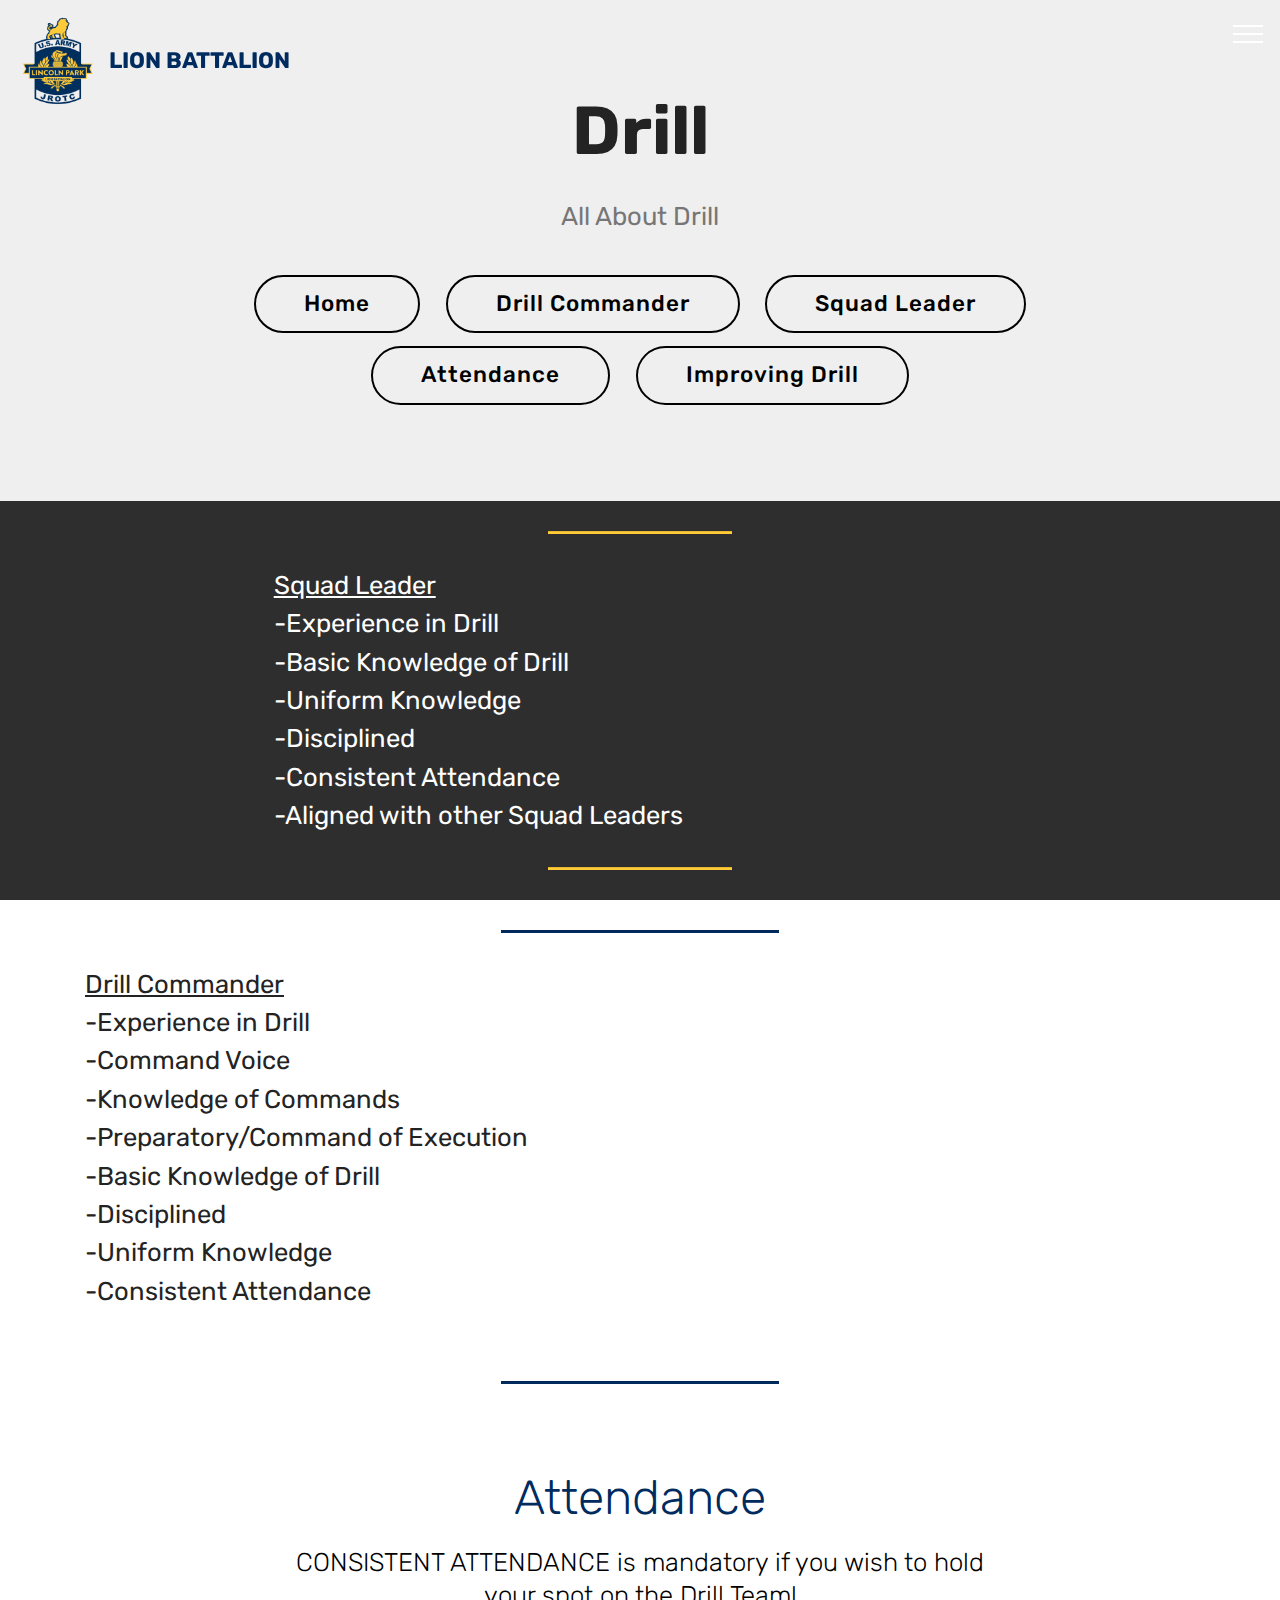
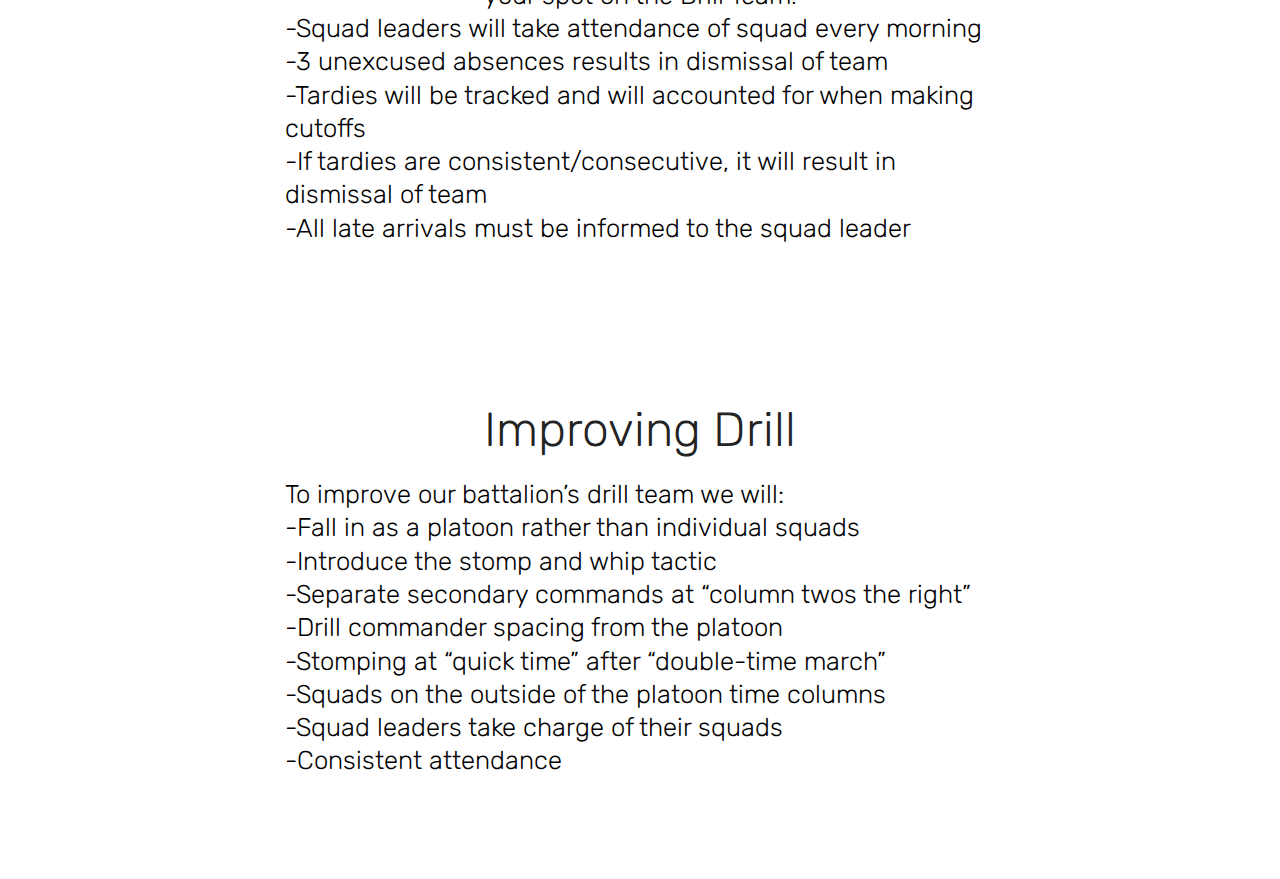
<file: page8.html>
<!DOCTYPE html>
<html  >
<head>
  <!-- Site made with Mobirise Website Builder v4.12.3, https://mobirise.com -->
  <meta charset="UTF-8">
  <meta http-equiv="X-UA-Compatible" content="IE=edge">
  <meta name="generator" content="Mobirise v4.12.3, mobirise.com">
  <meta name="viewport" content="width=device-width, initial-scale=1, minimum-scale=1">
  <link rel="shortcut icon" href="assets/images/imageedit-12-8898153004-122x161.png" type="image/x-icon">
  <meta name="description" content="Web Page Builder Description">
  
  
  <title>Expectations</title>
  <link rel="stylesheet" href="assets/web/assets/mobirise-icons2/mobirise2.css">
  <link rel="stylesheet" href="assets/web/assets/mobirise-icons-bold/mobirise-icons-bold.css">
  <link rel="stylesheet" href="assets/web/assets/mobirise-icons/mobirise-icons.css">
  <link rel="stylesheet" href="assets/bootstrap/css/bootstrap.min.css">
  <link rel="stylesheet" href="assets/bootstrap/css/bootstrap-grid.min.css">
  <link rel="stylesheet" href="assets/bootstrap/css/bootstrap-reboot.min.css">
  <link rel="stylesheet" href="assets/dropdown/css/style.css">
  <link rel="stylesheet" href="assets/tether/tether.min.css">
  <link rel="stylesheet" href="assets/theme/css/style.css">
  <link rel="preload" as="style" href="assets/mobirise/css/mbr-additional.css"><link rel="stylesheet" href="assets/mobirise/css/mbr-additional.css" type="text/css">
  
  
  
</head>
<body>
  <section class="menu cid-rYuS1NE63Q" once="menu" id="menu1-3x">

    

    <nav class="navbar navbar-expand beta-menu navbar-dropdown align-items-center navbar-fixed-top collapsed bg-color transparent">
        <button class="navbar-toggler navbar-toggler-right" type="button" data-toggle="collapse" data-target="#navbarSupportedContent" aria-controls="navbarSupportedContent" aria-expanded="false" aria-label="Toggle navigation">
            <div class="hamburger">
                <span></span>
                <span></span>
                <span></span>
                <span></span>
            </div>
        </button>
        <div class="menu-logo">
            <div class="navbar-brand">
                <span class="navbar-logo">
                    
                         <img src="assets/images/imageedit-12-8898153004-122x161.png" alt="Mobirise" title="" style="height: 6.6rem;">
                    
                </span>
                <span class="navbar-caption-wrap"><a class="navbar-caption text-primary display-4" href="index.html">LION BATTALION&nbsp;</a></span>
            </div>
        </div>
        <div class="collapse navbar-collapse" id="navbarSupportedContent">
            <ul class="navbar-nav nav-dropdown nav-right" data-app-modern-menu="true"><li class="nav-item">
                    <a class="nav-link link text-white display-4" href="index.html"><span class="mbri-home mbr-iconfont mbr-iconfont-btn" style="font-size: 30px;">&nbsp;Home</span>
                        </a>
                </li>
                <li class="nav-item"><a class="nav-link link text-white display-4" href="page4.html">
                        
                        Activities</a></li><li class="nav-item"><a class="nav-link link text-white display-4" href="page2.html#info4-t"><span class="mbri-search mbr-iconfont mbr-iconfont-btn" style="font-size: 30px;"></span>
                        
                        About Us
                    </a></li><li class="nav-item"><a class="nav-link link text-white display-4" href="page11.html#header2-3l"><span class="mbri-bookmark mbr-iconfont mbr-iconfont-btn" style="font-size: 30px;"></span>
                        
                        Books</a></li><li class="nav-item"><a class="nav-link link text-white display-4" href="page1.html"><span class="mbrib-users mbr-iconfont mbr-iconfont-btn" style="font-size: 30px;">&nbsp;Chain Of Command</span>
                        </a></li><li class="nav-item"><a class="nav-link link text-white display-4" href="page3.html">
                        
                        Cadet Reference</a></li><li class="nav-item"><a class="nav-link link text-white display-4" href="https://chicagojrotc.com/" target="_blank">
                        
                        Chicago JROTC</a></li><li class="nav-item"><a class="nav-link link text-white display-4" href="page5.html#header1-36"><span class="mobi-mbri mobi-mbri-calendar mbr-iconfont mbr-iconfont-btn" style="font-size: 30px;">&nbsp;Events</span>
                        </a></li><li class="nav-item"><a class="nav-link link text-white display-4" href="page10.html#header16-3f">
                        
                        Senior Quotes</a></li><li class="nav-item"><a class="nav-link link text-white display-4" href="page9.html#header2-39">
                        
                        Syllasbus</a></li></ul>
            
        </div>
    </nav>
</section>

<section class="engine"><a href="https://mobirise.info/f">simple site maker</a></section><section class="header1 cid-rY36BAaJ0a" id="header16-32">

    

    

    <div class="container">
        <div class="row justify-content-md-center">
            <div class="col-md-10 align-center">
                <h1 class="mbr-section-title mbr-bold pb-3 mbr-fonts-style display-1">
                    Drill</h1>
                
                <p class="mbr-text pb-3 mbr-fonts-style display-5">
                    All About Drill</p>
                <div class="mbr-section-btn"><a class="btn btn-md btn-primary-outline display-4" href="index.html#header2-1">Home</a> <a class="btn btn-md btn-primary-outline display-4" href="page8.html#content9-2x">Drill Commander</a> <a class="btn btn-md btn-primary-outline display-4" href="page8.html#content10-2w">Squad Leader</a> <a class="btn btn-md btn-primary-outline display-4" href="page8.html#content4-30">Attendance</a> <a class="btn btn-md btn-primary-outline display-4" href="page8.html#content4-31">Improving Drill</a></div>
            </div>
        </div>
    </div>

</section>

<section class="mbr-section article content10 cid-rY35BaT57N" id="content10-2w">
    
     

    <div class="container">
        <div class="inner-container" style="width: 66%;">
            <hr class="line" style="width: 25%;">
            <div class="section-text align-center mbr-white mbr-fonts-style display-5"><u>Squad Leader
</u><div>-Experience in Drill
</div><div>-Basic Knowledge of Drill
</div><div>-Uniform Knowledge
</div><div>-Disciplined
</div><div>-Consistent Attendance
</div><div>-Aligned with other Squad Leaders
</div></div>
            <hr class="line" style="width: 25%;">
        </div>
    </div>
</section>

<section class="mbr-section article content9 cid-rY35HSD8e9" id="content9-2x">
    
     

    <div class="container">
        <div class="inner-container" style="width: 100%;">
            <hr class="line" style="width: 25%;">
            <div class="section-text align-center mbr-fonts-style display-5"><u>Drill Commander
</u><div>-Experience in Drill
</div><div>-Command Voice
</div><div>-Knowledge of Commands
</div><div>-Preparatory/Command of Execution
</div><div>-Basic Knowledge of Drill
</div><div>-Disciplined
</div><div>-Uniform Knowledge
</div><div>-Consistent Attendance
</div><div><br></div></div>
            <hr class="line" style="width: 25%;">
        </div>
        </div>
</section>

<section class="mbr-section content4 cid-rY35Y5VbpE" id="content4-30">

    

    <div class="container">
        <div class="media-container-row">
            <div class="title col-12 col-md-8">
                <h2 class="align-center pb-3 mbr-fonts-style display-2">Attendance</h2>
                <h3 class="mbr-section-subtitle align-center mbr-light mbr-fonts-style display-5">CONSISTENT ATTENDANCE is mandatory if you wish to hold your spot on the Drill Team! 
<div>-Squad leaders will take attendance of squad every morning
</div><div>-3 unexcused absences results in dismissal of team
</div><div>-Tardies will be tracked and will accounted for when making cutoffs
</div><div>-If tardies are consistent/consecutive, it will result in dismissal of team
</div><div>-All late arrivals must be informed to the squad leader
</div><div>
</div><div><br></div></h3>
                
            </div>
        </div>
    </div>
</section>

<section class="mbr-section content4 cid-rY36dAVJ6M" id="content4-31">

    

    <div class="container">
        <div class="media-container-row">
            <div class="title col-12 col-md-8">
                <h2 class="align-center pb-3 mbr-fonts-style display-2">Improving Drill
</h2>
                <h3 class="mbr-section-subtitle align-center mbr-light mbr-fonts-style display-5">To improve our battalion’s drill team we will:
<div>-Fall in as a platoon rather than individual squads
</div><div>-Introduce the stomp and whip tactic
</div><div>-Separate secondary commands at “column twos the right”
</div><div>-Drill commander spacing from the platoon
</div><div>-Stomping at “quick time” after “double-time march”
</div><div>-Squads on the outside of the platoon time columns
</div><div>-Squad leaders take charge of their squads
</div><div>-Consistent attendance
</div><div><br></div></h3>
                
            </div>
        </div>
    </div>
</section>


  <script src="assets/web/assets/jquery/jquery.min.js"></script>
  <script src="assets/popper/popper.min.js"></script>
  <script src="assets/bootstrap/js/bootstrap.min.js"></script>
  <script src="assets/dropdown/js/nav-dropdown.js"></script>
  <script src="assets/dropdown/js/navbar-dropdown.js"></script>
  <script src="assets/touchswipe/jquery.touch-swipe.min.js"></script>
  <script src="assets/tether/tether.min.js"></script>
  <script src="assets/smoothscroll/smooth-scroll.js"></script>
  <script src="assets/theme/js/script.js"></script>
  
  
</body>
</html>
</file>
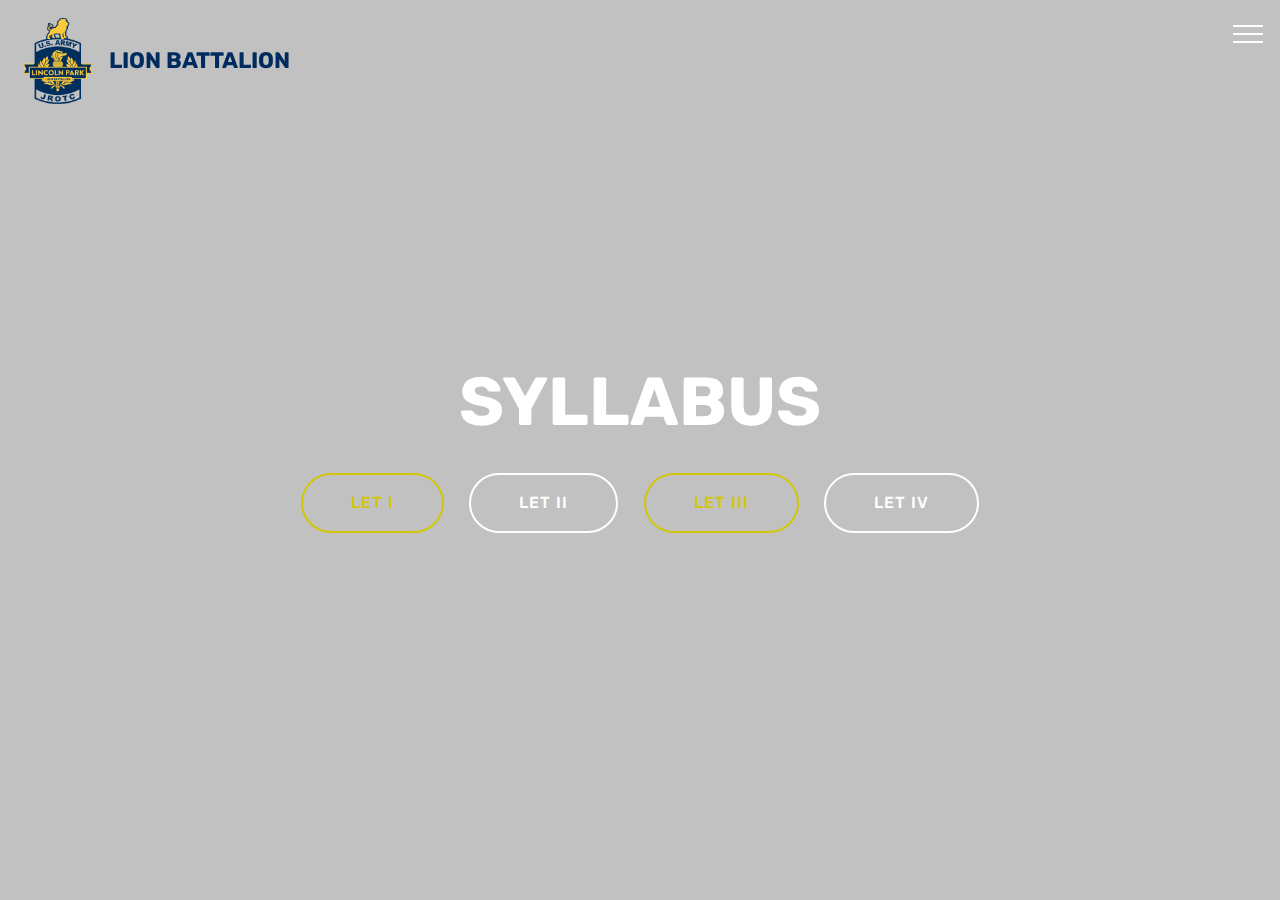
<file: page9.html>
<!DOCTYPE html>
<html  >
<head>
  <!-- Site made with Mobirise Website Builder v4.12.3, https://mobirise.com -->
  <meta charset="UTF-8">
  <meta http-equiv="X-UA-Compatible" content="IE=edge">
  <meta name="generator" content="Mobirise v4.12.3, mobirise.com">
  <meta name="viewport" content="width=device-width, initial-scale=1, minimum-scale=1">
  <link rel="shortcut icon" href="assets/images/imageedit-12-8898153004-122x161.png" type="image/x-icon">
  <meta name="description" content="Website Creator Description">
  
  
  <title>SYLLABUS</title>
  <link rel="stylesheet" href="assets/web/assets/mobirise-icons2/mobirise2.css">
  <link rel="stylesheet" href="assets/web/assets/mobirise-icons-bold/mobirise-icons-bold.css">
  <link rel="stylesheet" href="assets/web/assets/mobirise-icons/mobirise-icons.css">
  <link rel="stylesheet" href="assets/bootstrap/css/bootstrap.min.css">
  <link rel="stylesheet" href="assets/bootstrap/css/bootstrap-grid.min.css">
  <link rel="stylesheet" href="assets/bootstrap/css/bootstrap-reboot.min.css">
  <link rel="stylesheet" href="assets/dropdown/css/style.css">
  <link rel="stylesheet" href="assets/tether/tether.min.css">
  <link rel="stylesheet" href="assets/theme/css/style.css">
  <link rel="preload" as="style" href="assets/mobirise/css/mbr-additional.css"><link rel="stylesheet" href="assets/mobirise/css/mbr-additional.css" type="text/css">
  
  
  
</head>
<body>
  <section class="menu cid-rYuS1NE63Q" once="menu" id="menu1-3x">

    

    <nav class="navbar navbar-expand beta-menu navbar-dropdown align-items-center navbar-fixed-top collapsed bg-color transparent">
        <button class="navbar-toggler navbar-toggler-right" type="button" data-toggle="collapse" data-target="#navbarSupportedContent" aria-controls="navbarSupportedContent" aria-expanded="false" aria-label="Toggle navigation">
            <div class="hamburger">
                <span></span>
                <span></span>
                <span></span>
                <span></span>
            </div>
        </button>
        <div class="menu-logo">
            <div class="navbar-brand">
                <span class="navbar-logo">
                    
                         <img src="assets/images/imageedit-12-8898153004-122x161.png" alt="Mobirise" title="" style="height: 6.6rem;">
                    
                </span>
                <span class="navbar-caption-wrap"><a class="navbar-caption text-primary display-4" href="index.html">LION BATTALION&nbsp;</a></span>
            </div>
        </div>
        <div class="collapse navbar-collapse" id="navbarSupportedContent">
            <ul class="navbar-nav nav-dropdown nav-right" data-app-modern-menu="true"><li class="nav-item">
                    <a class="nav-link link text-white display-4" href="index.html"><span class="mbri-home mbr-iconfont mbr-iconfont-btn" style="font-size: 30px;">&nbsp;Home</span>
                        </a>
                </li>
                <li class="nav-item"><a class="nav-link link text-white display-4" href="page4.html">
                        
                        Activities</a></li><li class="nav-item"><a class="nav-link link text-white display-4" href="page2.html#info4-t"><span class="mbri-search mbr-iconfont mbr-iconfont-btn" style="font-size: 30px;"></span>
                        
                        About Us
                    </a></li><li class="nav-item"><a class="nav-link link text-white display-4" href="page11.html#header2-3l"><span class="mbri-bookmark mbr-iconfont mbr-iconfont-btn" style="font-size: 30px;"></span>
                        
                        Books</a></li><li class="nav-item"><a class="nav-link link text-white display-4" href="page1.html"><span class="mbrib-users mbr-iconfont mbr-iconfont-btn" style="font-size: 30px;">&nbsp;Chain Of Command</span>
                        </a></li><li class="nav-item"><a class="nav-link link text-white display-4" href="page3.html">
                        
                        Cadet Reference</a></li><li class="nav-item"><a class="nav-link link text-white display-4" href="https://chicagojrotc.com/" target="_blank">
                        
                        Chicago JROTC</a></li><li class="nav-item"><a class="nav-link link text-white display-4" href="page5.html#header1-36"><span class="mobi-mbri mobi-mbri-calendar mbr-iconfont mbr-iconfont-btn" style="font-size: 30px;">&nbsp;Events</span>
                        </a></li><li class="nav-item"><a class="nav-link link text-white display-4" href="page10.html#header16-3f">
                        
                        Senior Quotes</a></li><li class="nav-item"><a class="nav-link link text-white display-4" href="page9.html#header2-39">
                        
                        Syllasbus</a></li></ul>
            
        </div>
    </nav>
</section>

<section class="engine"><a href="https://mobirise.info/b">how to create a website</a></section><section class="cid-rYuyFcwSTV mbr-fullscreen" id="header2-39">

    

    

    <div class="container align-center">
        <div class="row justify-content-md-center">
            <div class="mbr-white col-md-10">
                <h1 class="mbr-section-title mbr-bold pb-3 mbr-fonts-style display-1">SYLLABUS</h1>
                
                
                <div class="mbr-section-btn"><a class="btn btn-md btn-success-outline display-7" href="assets/files/LETISyllabus1stSemester19-20.html" target="_blank">LET I</a>
                    <a class="btn btn-md btn-white-outline display-7" href="assets/files/LETIVSyllabus2ndSem19-20-1.html" target="_blank">LET II</a> <a class="btn btn-md btn-success-outline display-7" href="assets/files/LETIIISyllabus2ndSem19-20.html" target="_blank">LET III</a> <a class="btn btn-md btn-white-outline display-7" href="assets/files/LETIVSyllabus2ndSem19-20-1.html" target="_blank">LET IV</a></div>
            </div>
        </div>
    </div>
    
</section>


  <script src="assets/web/assets/jquery/jquery.min.js"></script>
  <script src="assets/popper/popper.min.js"></script>
  <script src="assets/bootstrap/js/bootstrap.min.js"></script>
  <script src="assets/dropdown/js/nav-dropdown.js"></script>
  <script src="assets/dropdown/js/navbar-dropdown.js"></script>
  <script src="assets/touchswipe/jquery.touch-swipe.min.js"></script>
  <script src="assets/tether/tether.min.js"></script>
  <script src="assets/smoothscroll/smooth-scroll.js"></script>
  <script src="assets/theme/js/script.js"></script>
  
  
</body>
</html>
</file>
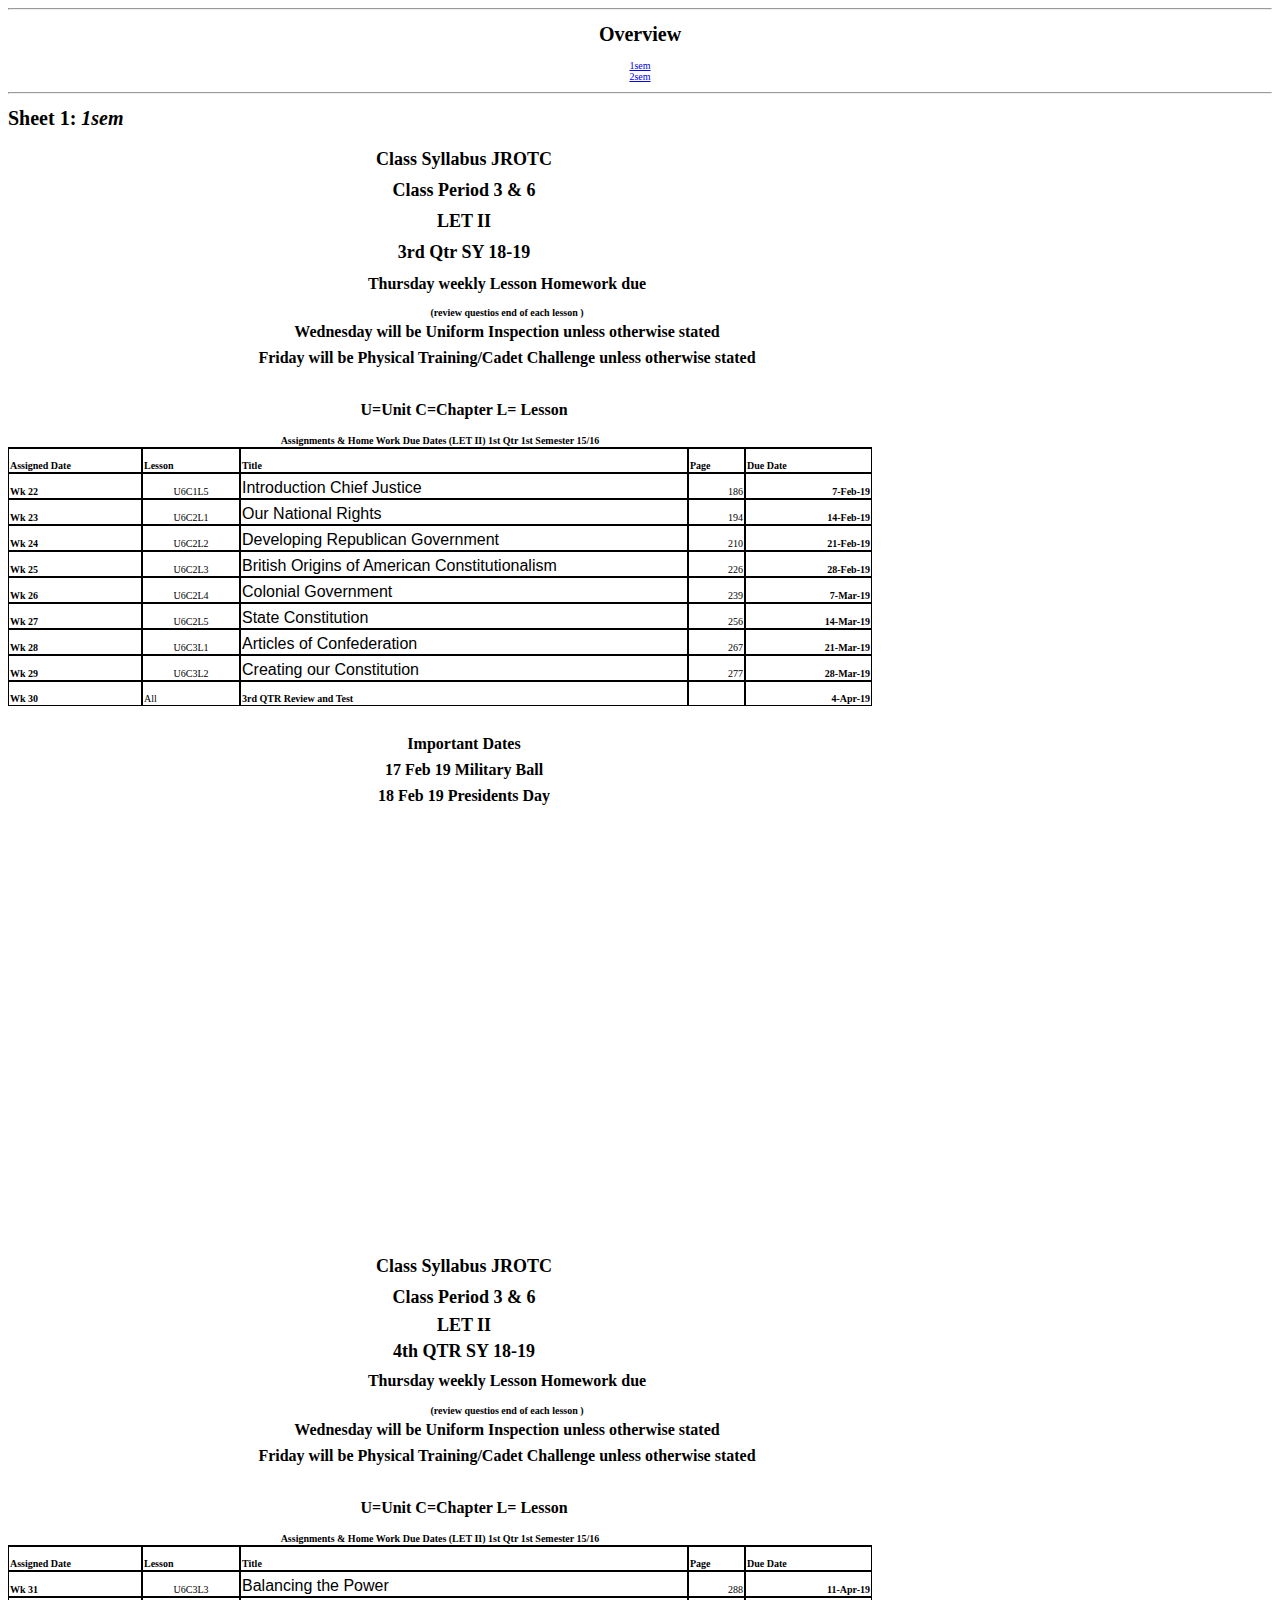
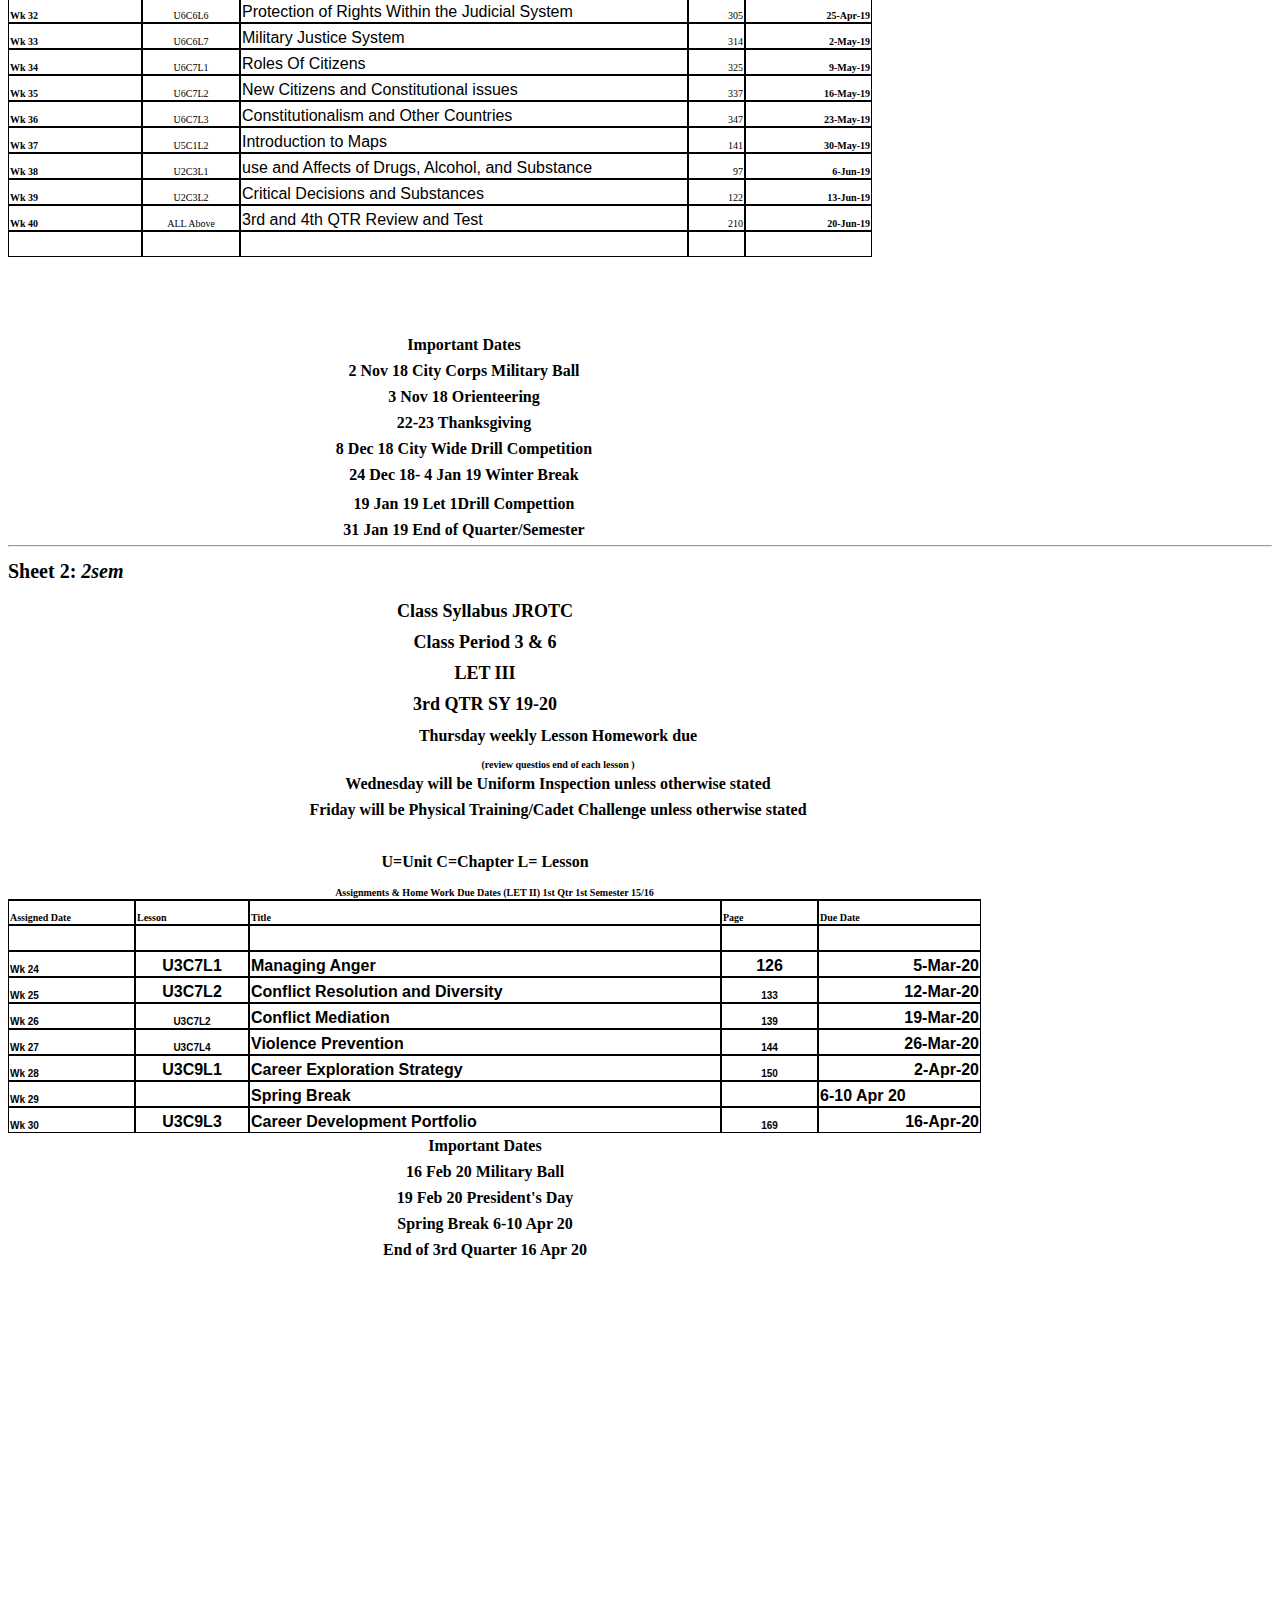
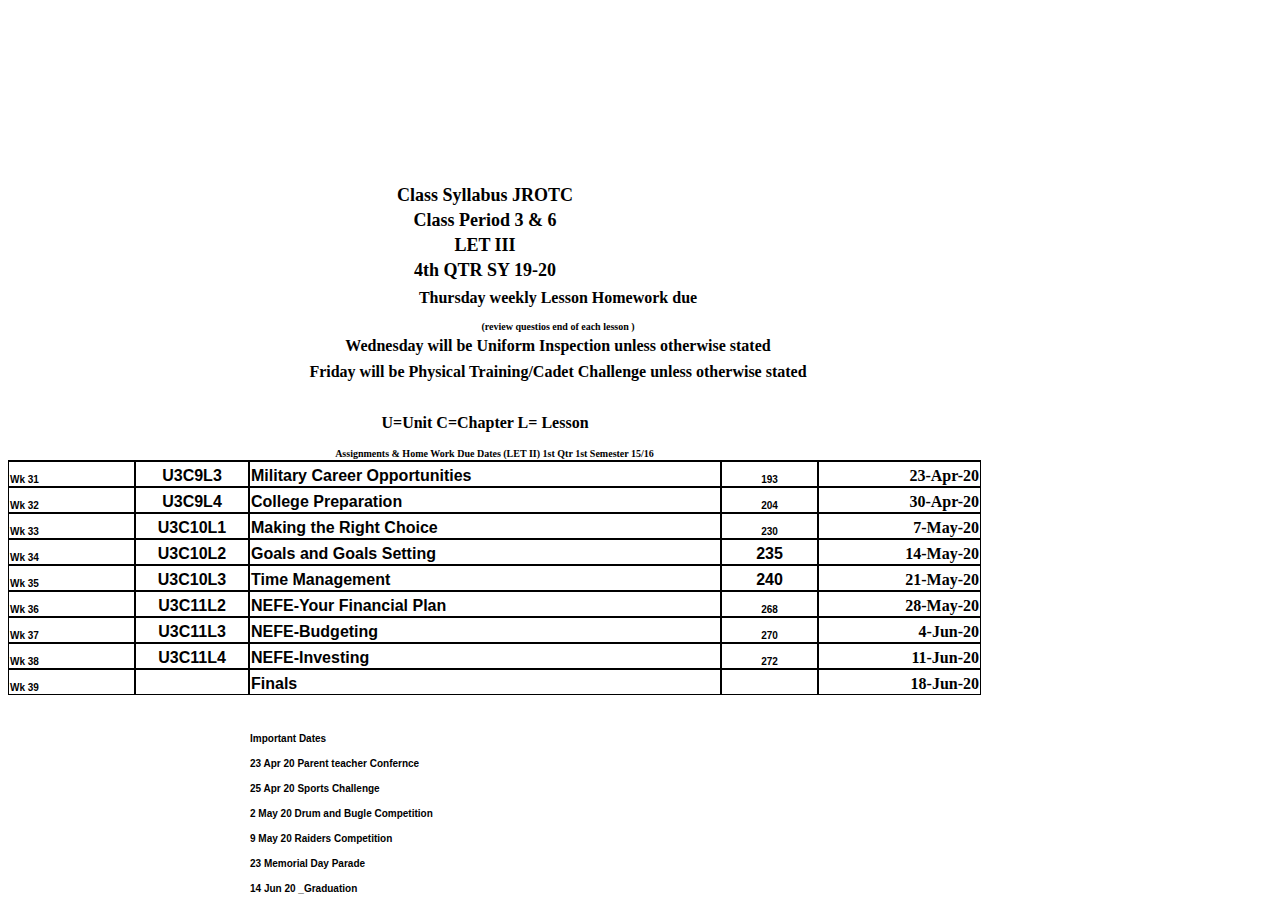
<file: assets/files/LETIIISyllabus2ndSem19-20.html>
<!DOCTYPE HTML PUBLIC "-//W3C//DTD HTML 4.0 Transitional//EN">

<html>
<head>
	
	<meta http-equiv="content-type" content="text/html; charset=windows-1252"/>
	<title></title>
	<meta name="generator" content="Trio Office 6.2.8.2 (Windows)"/>
	<meta name="author" content="rotc"/>
	<meta name="created" content="2011-06-24T02:16:29"/>
	<meta name="changedby" content="Villalobos, Jorge M"/>
	<meta name="changed" content="2020-03-10T19:27:35"/>
	<meta name="AppVersion" content="15.0300"/>
	<meta name="Company" content="Chicago Public Schools"/>
	<meta name="DocSecurity" content="0"/>
	<meta name="HyperlinksChanged" content="false"/>
	<meta name="LinksUpToDate" content="false"/>
	<meta name="ScaleCrop" content="false"/>
	<meta name="ShareDoc" content="false"/>
	
	<style type="text/css">
		body,div,table,thead,tbody,tfoot,tr,th,td,p { font-family:"Calibri"; font-size:x-small }
		a.comment-indicator:hover + comment { background:#ffd; position:absolute; display:block; border:1px solid black; padding:0.5em;  } 
		a.comment-indicator { background:red; display:inline-block; border:1px solid black; width:0.5em; height:0.5em;  } 
		comment { display:none;  } 
	</style>
	
</head>

<body>
<hr>
	<p><center>
		<h1>Overview</h1>
		<A HREF="#table0">1sem</A><br>
		<A HREF="#table1">2sem</A><br>
		
	</center></p>
<hr>
<A NAME="table0"><h1>Sheet 1: <em>1sem</em></h1></A>
<table cellspacing="0" border="0">
	<colgroup width="134"></colgroup>
	<colgroup width="98"></colgroup>
	<colgroup width="448"></colgroup>
	<colgroup width="57"></colgroup>
	<colgroup width="127"></colgroup>
	<tr>
		<td height="31" align="left" valign=bottom><font color="#000000"><br></font></td>
		<td align="left" valign=bottom><font color="#000000"><br></font></td>
		<td align="center" valign=middle><b><font face="Times New Roman" size=4 color="#000000">Class Syllabus JROTC</font></b></td>
		<td align="left" valign=bottom><font color="#000000"><br></font></td>
		<td align="left" valign=bottom><font color="#000000"><br></font></td>
	</tr>
	<tr>
		<td height="31" align="left" valign=bottom><font color="#000000"><br></font></td>
		<td align="left" valign=bottom><font color="#000000"><br></font></td>
		<td align="center" valign=middle><b><font face="Times New Roman" size=4 color="#000000">Class Period 3 &amp; 6</font></b></td>
		<td align="left" valign=bottom><font color="#000000"><br></font></td>
		<td align="left" valign=bottom><font color="#000000"><br></font></td>
	</tr>
	<tr>
		<td height="31" align="left" valign=bottom><font color="#000000"><br></font></td>
		<td align="left" valign=bottom><font color="#000000"><br></font></td>
		<td align="center" valign=middle><b><font face="Times New Roman" size=4 color="#000000">LET II</font></b></td>
		<td align="left" valign=bottom><font color="#000000"><br></font></td>
		<td align="left" valign=bottom><font color="#000000"><br></font></td>
	</tr>
	<tr>
		<td height="31" align="left" valign=bottom><font color="#000000"><br></font></td>
		<td align="left" valign=bottom><font color="#000000"><br></font></td>
		<td align="center" valign=middle><b><font face="Times New Roman" size=4 color="#000000">3rd Qtr SY 18-19</font></b></td>
		<td align="left" valign=bottom><font color="#000000"><br></font></td>
		<td align="left" valign=bottom><font color="#000000"><br></font></td>
	</tr>
	<tr>
		<td height="26" align="left" valign=bottom><font color="#000000"><br></font></td>
		<td colspan=4 align="center" valign=bottom><b><font size=3 color="#000000">Thursday weekly Lesson Homework due</font></b></td>
		</tr>
	<tr>
		<td height="25" align="left" valign=bottom><font color="#000000"><br></font></td>
		<td colspan=4 align="center" valign=bottom><b><font color="#000000">(review questios end of each lesson )</font></b></td>
		</tr>
	<tr>
		<td height="26" align="left" valign=bottom><font color="#000000"><br></font></td>
		<td colspan=4 align="center" valign=middle><b><font face="Times New Roman" size=3 color="#000000">Wednesday will be Uniform Inspection unless otherwise stated</font></b></td>
		</tr>
	<tr>
		<td height="26" align="left" valign=bottom><font color="#000000"><br></font></td>
		<td colspan=4 align="center" valign=middle><b><font face="Times New Roman" size=3 color="#000000">Friday will be Physical Training/Cadet Challenge unless otherwise stated</font></b></td>
		</tr>
	<tr>
		<td height="26" align="left" valign=bottom><font color="#000000"><br></font></td>
		<td align="center" valign=bottom><font color="#000000"><br></font></td>
		<td align="center" valign=middle><b><font face="Times New Roman" size=3 color="#000000"><br></font></b></td>
		<td align="center" valign=bottom><font color="#000000"><br></font></td>
		<td align="center" valign=bottom><font color="#000000"><br></font></td>
	</tr>
	<tr>
		<td height="26" align="left" valign=bottom><font color="#000000"><br></font></td>
		<td align="center" valign=bottom><font color="#000000"><br></font></td>
		<td align="center" valign=middle><b><font face="Times New Roman" size=3 color="#000000">U=Unit   C=Chapter   L= Lesson</font></b></td>
		<td align="center" valign=bottom><font color="#000000"><br></font></td>
		<td align="center" valign=bottom><font color="#000000"><br></font></td>
	</tr>
	<tr>
		<td style="border-bottom: 1px solid #000000" colspan=5 height="25" align="center" valign=bottom><b><font color="#000000">Assignments &amp; Home Work Due Dates (LET II) 1st Qtr 1st Semester 15/16</font></b></td>
		</tr>
	<tr>
		<td style="border-top: 1px solid #000000; border-bottom: 1px solid #000000; border-left: 1px solid #000000; border-right: 1px solid #000000" height="25" align="left" valign=bottom><b><font color="#000000">Assigned Date</font></b></td>
		<td style="border-top: 1px solid #000000; border-bottom: 1px solid #000000; border-left: 1px solid #000000; border-right: 1px solid #000000" align="left" valign=bottom><b><font color="#000000">Lesson</font></b></td>
		<td style="border-top: 1px solid #000000; border-bottom: 1px solid #000000; border-left: 1px solid #000000; border-right: 1px solid #000000" align="left" valign=bottom><b><font color="#000000">Title</font></b></td>
		<td style="border-top: 1px solid #000000; border-bottom: 1px solid #000000; border-left: 1px solid #000000; border-right: 1px solid #000000" align="left" valign=bottom><b><font color="#000000">Page</font></b></td>
		<td style="border-top: 1px solid #000000; border-bottom: 1px solid #000000; border-left: 1px solid #000000; border-right: 1px solid #000000" align="left" valign=bottom><b><font color="#000000">Due Date</font></b></td>
	</tr>
	<tr>
		<td style="border-top: 1px solid #000000; border-bottom: 1px solid #000000; border-left: 1px solid #000000; border-right: 1px solid #000000" height="26" align="left" valign=bottom sdnum="1033;1033;D-MMM"><b><font color="#000000">Wk 22</font></b></td>
		<td style="border-top: 1px solid #000000; border-bottom: 1px solid #000000; border-left: 1px solid #000000; border-right: 1px solid #000000" align="center" valign=bottom><font color="#000000">U6C1L5</font></td>
		<td style="border-top: 1px solid #000000; border-bottom: 1px solid #000000; border-left: 1px solid #000000; border-right: 1px solid #000000" align="left" valign=bottom><font face="Arial" size=3>Introduction Chief Justice</font></td>
		<td style="border-top: 1px solid #000000; border-bottom: 1px solid #000000; border-left: 1px solid #000000; border-right: 1px solid #000000" align="right" valign=bottom sdval="186" sdnum="1033;"><font color="#000000">186</font></td>
		<td style="border-top: 1px solid #000000; border-bottom: 1px solid #000000; border-left: 1px solid #000000; border-right: 1px solid #000000" align="right" valign=bottom sdval="43503" sdnum="1033;1033;D-MMM-YY"><b><font color="#000000">7-Feb-19</font></b></td>
	</tr>
	<tr>
		<td style="border-top: 1px solid #000000; border-bottom: 1px solid #000000; border-left: 1px solid #000000; border-right: 1px solid #000000" height="26" align="left" valign=bottom sdnum="1033;1033;D-MMM"><b><font color="#000000">Wk 23</font></b></td>
		<td style="border-top: 1px solid #000000; border-bottom: 1px solid #000000; border-left: 1px solid #000000; border-right: 1px solid #000000" align="center" valign=bottom><font color="#000000">U6C2L1</font></td>
		<td style="border-top: 1px solid #000000; border-bottom: 1px solid #000000; border-left: 1px solid #000000; border-right: 1px solid #000000" align="left" valign=bottom><font face="Arial" size=3 color="#000000">Our National Rights</font></td>
		<td style="border-top: 1px solid #000000; border-bottom: 1px solid #000000; border-left: 1px solid #000000; border-right: 1px solid #000000" align="right" valign=bottom sdval="194" sdnum="1033;"><font color="#000000">194</font></td>
		<td style="border-top: 1px solid #000000; border-bottom: 1px solid #000000; border-left: 1px solid #000000; border-right: 1px solid #000000" align="right" valign=bottom sdval="43510" sdnum="1033;1033;D-MMM-YY"><b><font color="#000000">14-Feb-19</font></b></td>
	</tr>
	<tr>
		<td style="border-top: 1px solid #000000; border-bottom: 1px solid #000000; border-left: 1px solid #000000; border-right: 1px solid #000000" height="26" align="left" valign=bottom sdnum="1033;1033;D-MMM"><b><font color="#000000">Wk 24</font></b></td>
		<td style="border-top: 1px solid #000000; border-bottom: 1px solid #000000; border-left: 1px solid #000000; border-right: 1px solid #000000" align="center" valign=bottom><font color="#000000">U6C2L2</font></td>
		<td style="border-top: 1px solid #000000; border-bottom: 1px solid #000000; border-left: 1px solid #000000; border-right: 1px solid #000000" align="left" valign=bottom><font face="Arial" size=3>Developing Republican Government</font></td>
		<td style="border-top: 1px solid #000000; border-bottom: 1px solid #000000; border-left: 1px solid #000000; border-right: 1px solid #000000" align="right" valign=bottom sdval="210" sdnum="1033;"><font color="#000000">210</font></td>
		<td style="border-top: 1px solid #000000; border-bottom: 1px solid #000000; border-left: 1px solid #000000; border-right: 1px solid #000000" align="right" valign=bottom sdval="43517" sdnum="1033;1033;D-MMM-YY"><b><font color="#000000">21-Feb-19</font></b></td>
	</tr>
	<tr>
		<td style="border-top: 1px solid #000000; border-bottom: 1px solid #000000; border-left: 1px solid #000000; border-right: 1px solid #000000" height="26" align="left" valign=bottom sdnum="1033;1033;D-MMM"><b><font color="#000000">Wk 25</font></b></td>
		<td style="border-top: 1px solid #000000; border-bottom: 1px solid #000000; border-left: 1px solid #000000; border-right: 1px solid #000000" align="center" valign=bottom><font color="#000000">U6C2L3</font></td>
		<td style="border-top: 1px solid #000000; border-bottom: 1px solid #000000; border-left: 1px solid #000000; border-right: 1px solid #000000" align="left" valign=bottom><font face="Arial" size=3>British Origins of American Constitutionalism</font></td>
		<td style="border-top: 1px solid #000000; border-bottom: 1px solid #000000; border-left: 1px solid #000000; border-right: 1px solid #000000" align="right" valign=bottom sdval="226" sdnum="1033;"><font color="#000000">226</font></td>
		<td style="border-top: 1px solid #000000; border-bottom: 1px solid #000000; border-left: 1px solid #000000; border-right: 1px solid #000000" align="right" valign=bottom sdval="43524" sdnum="1033;1033;D-MMM-YY"><b><font color="#000000">28-Feb-19</font></b></td>
	</tr>
	<tr>
		<td style="border-top: 1px solid #000000; border-bottom: 1px solid #000000; border-left: 1px solid #000000; border-right: 1px solid #000000" height="26" align="left" valign=bottom sdnum="1033;1033;D-MMM"><b><font color="#000000">Wk 26</font></b></td>
		<td style="border-top: 1px solid #000000; border-bottom: 1px solid #000000; border-left: 1px solid #000000; border-right: 1px solid #000000" align="center" valign=bottom><font color="#000000">U6C2L4</font></td>
		<td style="border-top: 1px solid #000000; border-bottom: 1px solid #000000; border-left: 1px solid #000000; border-right: 1px solid #000000" align="left" valign=bottom><font face="Arial" size=3>Colonial Government</font></td>
		<td style="border-top: 1px solid #000000; border-bottom: 1px solid #000000; border-left: 1px solid #000000; border-right: 1px solid #000000" align="right" valign=bottom sdval="239" sdnum="1033;"><font color="#000000">239</font></td>
		<td style="border-top: 1px solid #000000; border-bottom: 1px solid #000000; border-left: 1px solid #000000; border-right: 1px solid #000000" align="right" valign=bottom sdval="43531" sdnum="1033;1033;D-MMM-YY"><b><font color="#000000">7-Mar-19</font></b></td>
	</tr>
	<tr>
		<td style="border-top: 1px solid #000000; border-bottom: 1px solid #000000; border-left: 1px solid #000000; border-right: 1px solid #000000" height="26" align="left" valign=bottom sdnum="1033;1033;D-MMM"><b><font color="#000000">Wk 27</font></b></td>
		<td style="border-top: 1px solid #000000; border-bottom: 1px solid #000000; border-left: 1px solid #000000; border-right: 1px solid #000000" align="center" valign=bottom><font color="#000000">U6C2L5</font></td>
		<td style="border-top: 1px solid #000000; border-bottom: 1px solid #000000; border-left: 1px solid #000000; border-right: 1px solid #000000" align="left" valign=bottom><font face="Arial" size=3>State Constitution</font></td>
		<td style="border-top: 1px solid #000000; border-bottom: 1px solid #000000; border-left: 1px solid #000000; border-right: 1px solid #000000" align="right" valign=bottom sdval="256" sdnum="1033;"><font color="#000000">256</font></td>
		<td style="border-top: 1px solid #000000; border-bottom: 1px solid #000000; border-left: 1px solid #000000; border-right: 1px solid #000000" align="right" valign=bottom sdval="43538" sdnum="1033;1033;D-MMM-YY"><b><font color="#000000">14-Mar-19</font></b></td>
	</tr>
	<tr>
		<td style="border-top: 1px solid #000000; border-bottom: 1px solid #000000; border-left: 1px solid #000000; border-right: 1px solid #000000" height="26" align="left" valign=bottom sdnum="1033;1033;D-MMM"><b><font color="#000000">Wk 28</font></b></td>
		<td style="border-top: 1px solid #000000; border-bottom: 1px solid #000000; border-left: 1px solid #000000; border-right: 1px solid #000000" align="center" valign=bottom><font color="#000000">U6C3L1</font></td>
		<td style="border-top: 1px solid #000000; border-bottom: 1px solid #000000; border-left: 1px solid #000000; border-right: 1px solid #000000" align="left" valign=bottom><font face="Arial" size=3>Articles of Confederation</font></td>
		<td style="border-top: 1px solid #000000; border-bottom: 1px solid #000000; border-left: 1px solid #000000; border-right: 1px solid #000000" align="right" valign=bottom sdval="267" sdnum="1033;"><font color="#000000">267</font></td>
		<td style="border-top: 1px solid #000000; border-bottom: 1px solid #000000; border-left: 1px solid #000000; border-right: 1px solid #000000" align="right" valign=bottom sdval="43545" sdnum="1033;1033;D-MMM-YY"><b><font color="#000000">21-Mar-19</font></b></td>
	</tr>
	<tr>
		<td style="border-top: 1px solid #000000; border-bottom: 1px solid #000000; border-left: 1px solid #000000; border-right: 1px solid #000000" height="26" align="left" valign=bottom sdnum="1033;1033;D-MMM"><b><font color="#000000">Wk 29</font></b></td>
		<td style="border-top: 1px solid #000000; border-bottom: 1px solid #000000; border-left: 1px solid #000000; border-right: 1px solid #000000" align="center" valign=bottom><font color="#000000">U6C3L2</font></td>
		<td style="border-top: 1px solid #000000; border-bottom: 1px solid #000000; border-left: 1px solid #000000; border-right: 1px solid #000000" align="left" valign=bottom><font face="Arial" size=3>Creating our Constitution</font></td>
		<td style="border-top: 1px solid #000000; border-bottom: 1px solid #000000; border-left: 1px solid #000000; border-right: 1px solid #000000" align="right" valign=bottom sdval="277" sdnum="1033;"><font color="#000000">277</font></td>
		<td style="border-top: 1px solid #000000; border-bottom: 1px solid #000000; border-left: 1px solid #000000; border-right: 1px solid #000000" align="right" valign=bottom sdval="43552" sdnum="1033;1033;D-MMM-YY"><b><font color="#000000">28-Mar-19</font></b></td>
	</tr>
	<tr>
		<td style="border-top: 1px solid #000000; border-bottom: 1px solid #000000; border-left: 1px solid #000000; border-right: 1px solid #000000" height="25" align="left" valign=bottom><b><font color="#000000">Wk 30</font></b></td>
		<td style="border-top: 1px solid #000000; border-bottom: 1px solid #000000; border-left: 1px solid #000000; border-right: 1px solid #000000" align="left" valign=bottom><font color="#000000">All</font></td>
		<td style="border-top: 1px solid #000000; border-bottom: 1px solid #000000; border-left: 1px solid #000000; border-right: 1px solid #000000" align="left" valign=bottom><b><font color="#000000">3rd QTR Review and Test</font></b></td>
		<td style="border-top: 1px solid #000000; border-bottom: 1px solid #000000; border-left: 1px solid #000000; border-right: 1px solid #000000" align="left" valign=bottom><font color="#000000"><br></font></td>
		<td style="border-top: 1px solid #000000; border-bottom: 1px solid #000000; border-left: 1px solid #000000; border-right: 1px solid #000000" align="right" valign=bottom sdval="43559" sdnum="1033;1033;D-MMM-YY"><b><font color="#000000">4-Apr-19</font></b></td>
	</tr>
	<tr>
		<td height="25" align="left" valign=bottom><font color="#000000"><br></font></td>
		<td align="left" valign=bottom><font color="#000000"><br></font></td>
		<td align="left" valign=bottom><font color="#000000"><br></font></td>
		<td align="left" valign=bottom><font color="#000000"><br></font></td>
		<td align="left" valign=bottom><font color="#000000"><br></font></td>
	</tr>
	<tr>
		<td height="26" align="left" valign=bottom sdnum="1033;1033;D-MMM"><b><font color="#000000"><br></font></b></td>
		<td align="left" valign=bottom><font color="#000000"><br></font></td>
		<td align="center" valign=middle><b><font face="Times New Roman" size=3 color="#000000">Important Dates</font></b></td>
		<td align="left" valign=bottom><font color="#000000"><br></font></td>
		<td align="left" valign=bottom><font color="#000000"><br></font></td>
	</tr>
	<tr>
		<td height="26" align="left" valign=bottom sdnum="1033;1033;D-MMM"><b><font color="#000000"><br></font></b></td>
		<td align="left" valign=bottom><font color="#000000"><br></font></td>
		<td align="center" valign=middle><b><font face="Times New Roman" size=3 color="#000000">17 Feb 19 Military Ball</font></b></td>
		<td align="left" valign=bottom><font color="#000000"><br></font></td>
		<td align="left" valign=bottom><font color="#000000"><br></font></td>
	</tr>
	<tr>
		<td height="26" align="left" valign=bottom sdnum="1033;1033;D-MMM"><b><font color="#000000"><br></font></b></td>
		<td align="center" valign=bottom><font color="#000000"><br></font></td>
		<td align="center" valign=middle><b><font face="Times New Roman" size=3 color="#000000">18 Feb 19 Presidents Day</font></b></td>
		<td align="center" valign=bottom><font color="#000000"><br></font></td>
		<td align="left" valign=bottom><font color="#000000"><br></font></td>
	</tr>
	<tr>
		<td height="26" align="left" valign=bottom sdnum="1033;1033;D-MMM"><b><font color="#000000"><br></font></b></td>
		<td align="center" valign=bottom><font color="#000000"><br></font></td>
		<td align="center" valign=middle><b><font face="Times New Roman" size=3 color="#000000"> </font></b></td>
		<td align="center" valign=bottom><font color="#000000"><br></font></td>
		<td align="left" valign=bottom><font color="#000000"><br></font></td>
	</tr>
	<tr>
		<td height="26" align="left" valign=bottom sdnum="1033;1033;D-MMM"><b><font color="#000000"><br></font></b></td>
		<td align="center" valign=bottom><font color="#000000"><br></font></td>
		<td align="center" valign=middle><b><font face="Times New Roman" size=3 color="#000000"> </font></b></td>
		<td align="center" valign=bottom><font color="#000000"><br></font></td>
		<td align="left" valign=bottom><font color="#000000"><br></font></td>
	</tr>
	<tr>
		<td height="26" align="left" valign=bottom sdnum="1033;1033;D-MMM"><b><font color="#000000"><br></font></b></td>
		<td align="center" valign=bottom><font color="#000000"><br></font></td>
		<td align="center" valign=middle><b><font face="Times New Roman" size=3 color="#000000"><br></font></b></td>
		<td align="center" valign=bottom><font color="#000000"><br></font></td>
		<td align="left" valign=bottom><font color="#000000"><br></font></td>
	</tr>
	<tr>
		<td height="26" align="left" valign=bottom sdnum="1033;1033;D-MMM"><b><font color="#000000"><br></font></b></td>
		<td align="center" valign=bottom><font color="#000000"><br></font></td>
		<td align="center" valign=middle><b><font face="Times New Roman" size=3 color="#000000"><br></font></b></td>
		<td align="center" valign=bottom><font color="#000000"><br></font></td>
		<td align="left" valign=bottom><font color="#000000"><br></font></td>
	</tr>
	<tr>
		<td height="26" align="left" valign=bottom sdnum="1033;1033;D-MMM"><b><font color="#000000"><br></font></b></td>
		<td align="center" valign=bottom><font color="#000000"><br></font></td>
		<td align="center" valign=middle><b><font face="Times New Roman" size=3 color="#000000"><br></font></b></td>
		<td align="center" valign=bottom><font color="#000000"><br></font></td>
		<td align="left" valign=bottom><font color="#000000"><br></font></td>
	</tr>
	<tr>
		<td height="26" align="left" valign=bottom sdnum="1033;1033;D-MMM"><b><font color="#000000"><br></font></b></td>
		<td align="center" valign=bottom><font color="#000000"><br></font></td>
		<td align="center" valign=middle><b><font face="Times New Roman" size=3 color="#000000"><br></font></b></td>
		<td align="center" valign=bottom><font color="#000000"><br></font></td>
		<td align="left" valign=bottom><font color="#000000"><br></font></td>
	</tr>
	<tr>
		<td height="26" align="left" valign=bottom sdnum="1033;1033;D-MMM"><b><font color="#000000"><br></font></b></td>
		<td align="center" valign=bottom><font color="#000000"><br></font></td>
		<td align="center" valign=middle><b><font face="Times New Roman" size=3 color="#000000"><br></font></b></td>
		<td align="center" valign=bottom><font color="#000000"><br></font></td>
		<td align="left" valign=bottom><font color="#000000"><br></font></td>
	</tr>
	<tr>
		<td height="26" align="left" valign=bottom sdnum="1033;1033;D-MMM"><b><font color="#000000"><br></font></b></td>
		<td align="center" valign=bottom><font color="#000000"><br></font></td>
		<td align="center" valign=middle><b><font face="Times New Roman" size=3 color="#000000"><br></font></b></td>
		<td align="center" valign=bottom><font color="#000000"><br></font></td>
		<td align="left" valign=bottom><font color="#000000"><br></font></td>
	</tr>
	<tr>
		<td height="26" align="left" valign=bottom sdnum="1033;1033;D-MMM"><b><font color="#000000"><br></font></b></td>
		<td align="center" valign=bottom><font color="#000000"><br></font></td>
		<td align="center" valign=middle><b><font face="Times New Roman" size=3 color="#000000"><br></font></b></td>
		<td align="center" valign=bottom><font color="#000000"><br></font></td>
		<td align="left" valign=bottom><font color="#000000"><br></font></td>
	</tr>
	<tr>
		<td height="26" align="left" valign=bottom sdnum="1033;1033;D-MMM"><b><font color="#000000"><br></font></b></td>
		<td align="center" valign=bottom><font color="#000000"><br></font></td>
		<td align="center" valign=middle><b><font face="Times New Roman" size=3 color="#000000"><br></font></b></td>
		<td align="center" valign=bottom><font color="#000000"><br></font></td>
		<td align="left" valign=bottom><font color="#000000"><br></font></td>
	</tr>
	<tr>
		<td height="26" align="left" valign=bottom sdnum="1033;1033;D-MMM"><b><font color="#000000"><br></font></b></td>
		<td align="center" valign=bottom><font color="#000000"><br></font></td>
		<td align="center" valign=middle><b><font face="Times New Roman" size=3 color="#000000"><br></font></b></td>
		<td align="center" valign=bottom><font color="#000000"><br></font></td>
		<td align="left" valign=bottom><font color="#000000"><br></font></td>
	</tr>
	<tr>
		<td height="26" align="left" valign=bottom sdnum="1033;1033;D-MMM"><b><font color="#000000"><br></font></b></td>
		<td align="center" valign=bottom><font color="#000000"><br></font></td>
		<td align="center" valign=middle><b><font face="Times New Roman" size=3 color="#000000"><br></font></b></td>
		<td align="center" valign=bottom><font color="#000000"><br></font></td>
		<td align="left" valign=bottom><font color="#000000"><br></font></td>
	</tr>
	<tr>
		<td height="26" align="left" valign=bottom sdnum="1033;1033;D-MMM"><b><font color="#000000"><br></font></b></td>
		<td align="center" valign=bottom><font color="#000000"><br></font></td>
		<td align="center" valign=middle><b><font face="Times New Roman" size=3 color="#000000"><br></font></b></td>
		<td align="center" valign=bottom><font color="#000000"><br></font></td>
		<td align="left" valign=bottom><font color="#000000"><br></font></td>
	</tr>
	<tr>
		<td height="26" align="left" valign=bottom sdnum="1033;1033;D-MMM"><b><font color="#000000"><br></font></b></td>
		<td align="center" valign=bottom><font color="#000000"><br></font></td>
		<td align="center" valign=middle><b><font face="Times New Roman" size=3 color="#000000"><br></font></b></td>
		<td align="center" valign=bottom><font color="#000000"><br></font></td>
		<td align="left" valign=bottom><font color="#000000"><br></font></td>
	</tr>
	<tr>
		<td height="26" align="left" valign=bottom sdnum="1033;1033;D-MMM"><b><font color="#000000"><br></font></b></td>
		<td align="center" valign=bottom><font color="#000000"><br></font></td>
		<td align="center" valign=middle><b><font face="Times New Roman" size=3 color="#000000"><br></font></b></td>
		<td align="center" valign=bottom><font color="#000000"><br></font></td>
		<td align="left" valign=bottom><font color="#000000"><br></font></td>
	</tr>
	<tr>
		<td height="26" align="left" valign=bottom sdnum="1033;1033;D-MMM"><b><font color="#000000"><br></font></b></td>
		<td align="center" valign=bottom><font color="#000000"><br></font></td>
		<td align="center" valign=middle><b><font face="Times New Roman" size=3 color="#000000"><br></font></b></td>
		<td align="center" valign=bottom><font color="#000000"><br></font></td>
		<td align="left" valign=bottom><font color="#000000"><br></font></td>
	</tr>
	<tr>
		<td height="26" align="left" valign=bottom sdnum="1033;1033;D-MMM"><b><font color="#000000"><br></font></b></td>
		<td align="center" valign=bottom><font color="#000000"><br></font></td>
		<td align="center" valign=middle><b><font face="Times New Roman" size=3 color="#000000"><br></font></b></td>
		<td align="center" valign=bottom><font color="#000000"><br></font></td>
		<td align="left" valign=bottom><font color="#000000"><br></font></td>
	</tr>
	<tr>
		<td height="31" align="left" valign=bottom><font color="#000000"><br></font></td>
		<td align="left" valign=bottom><font color="#000000"><br></font></td>
		<td align="center" valign=middle><b><font face="Times New Roman" size=4 color="#000000">Class Syllabus JROTC</font></b></td>
		<td align="left" valign=bottom><font color="#000000"><br></font></td>
		<td align="left" valign=bottom><font color="#000000"><br></font></td>
	</tr>
	<tr>
		<td height="31" align="left" valign=bottom><font color="#000000"><br></font></td>
		<td align="left" valign=bottom><font color="#000000"><br></font></td>
		<td align="center" valign=middle><b><font face="Times New Roman" size=4 color="#000000">Class Period 3 &amp; 6</font></b></td>
		<td align="left" valign=bottom><font color="#000000"><br></font></td>
		<td align="left" valign=bottom><font color="#000000"><br></font></td>
	</tr>
	<tr>
		<td height="26" align="left" valign=bottom><font color="#000000"><br></font></td>
		<td align="left" valign=bottom><font color="#000000"><br></font></td>
		<td align="center" valign=middle><b><font face="Times New Roman" size=4 color="#000000">LET II</font></b></td>
		<td align="left" valign=bottom><font color="#000000"><br></font></td>
		<td align="left" valign=bottom><font color="#000000"><br></font></td>
	</tr>
	<tr>
		<td height="26" align="left" valign=bottom><font color="#000000"><br></font></td>
		<td align="left" valign=bottom><font color="#000000"><br></font></td>
		<td align="center" valign=middle><b><font face="Times New Roman" size=4 color="#000000">4th QTR SY 18-19</font></b></td>
		<td align="left" valign=bottom><font color="#000000"><br></font></td>
		<td align="left" valign=bottom><font color="#000000"><br></font></td>
	</tr>
	<tr>
		<td height="26" align="left" valign=bottom><font color="#000000"><br></font></td>
		<td colspan=4 align="center" valign=bottom><b><font size=3 color="#000000">Thursday weekly Lesson Homework due</font></b></td>
		</tr>
	<tr>
		<td height="26" align="left" valign=bottom><font color="#000000"><br></font></td>
		<td colspan=4 align="center" valign=bottom><b><font color="#000000">(review questios end of each lesson )</font></b></td>
		</tr>
	<tr>
		<td height="26" align="left" valign=bottom><font color="#000000"><br></font></td>
		<td colspan=4 align="center" valign=middle><b><font face="Times New Roman" size=3 color="#000000">Wednesday will be Uniform Inspection unless otherwise stated</font></b></td>
		</tr>
	<tr>
		<td height="26" align="left" valign=bottom><font color="#000000"><br></font></td>
		<td colspan=4 align="center" valign=middle><b><font face="Times New Roman" size=3 color="#000000">Friday will be Physical Training/Cadet Challenge unless otherwise stated</font></b></td>
		</tr>
	<tr>
		<td height="26" align="left" valign=bottom><font color="#000000"><br></font></td>
		<td align="center" valign=bottom><font color="#000000"><br></font></td>
		<td align="center" valign=middle><b><font face="Times New Roman" size=3 color="#000000"><br></font></b></td>
		<td align="center" valign=bottom><font color="#000000"><br></font></td>
		<td align="center" valign=bottom><font color="#000000"><br></font></td>
	</tr>
	<tr>
		<td height="26" align="left" valign=bottom><font color="#000000"><br></font></td>
		<td align="center" valign=bottom><font color="#000000"><br></font></td>
		<td align="center" valign=middle><b><font face="Times New Roman" size=3 color="#000000">U=Unit   C=Chapter   L= Lesson</font></b></td>
		<td align="center" valign=bottom><font color="#000000"><br></font></td>
		<td align="center" valign=bottom><font color="#000000"><br></font></td>
	</tr>
	<tr>
		<td style="border-bottom: 1px solid #000000" colspan=5 height="25" align="center" valign=bottom><b><font color="#000000">Assignments &amp; Home Work Due Dates (LET II) 1st Qtr 1st Semester 15/16</font></b></td>
		</tr>
	<tr>
		<td style="border-top: 1px solid #000000; border-bottom: 1px solid #000000; border-left: 1px solid #000000; border-right: 1px solid #000000" height="25" align="left" valign=bottom><b><font color="#000000">Assigned Date</font></b></td>
		<td style="border-top: 1px solid #000000; border-bottom: 1px solid #000000; border-left: 1px solid #000000; border-right: 1px solid #000000" align="left" valign=bottom><b><font color="#000000">Lesson</font></b></td>
		<td style="border-top: 1px solid #000000; border-bottom: 1px solid #000000; border-left: 1px solid #000000; border-right: 1px solid #000000" align="left" valign=bottom><b><font color="#000000">Title</font></b></td>
		<td style="border-top: 1px solid #000000; border-bottom: 1px solid #000000; border-left: 1px solid #000000; border-right: 1px solid #000000" align="left" valign=bottom><b><font color="#000000">Page</font></b></td>
		<td style="border-top: 1px solid #000000; border-bottom: 1px solid #000000; border-left: 1px solid #000000; border-right: 1px solid #000000" align="left" valign=bottom><b><font color="#000000">Due Date</font></b></td>
	</tr>
	<tr>
		<td style="border-top: 1px solid #000000; border-bottom: 1px solid #000000; border-left: 1px solid #000000; border-right: 1px solid #000000" height="26" align="left" valign=bottom sdnum="1033;1033;D-MMM"><b><font color="#000000">Wk 31</font></b></td>
		<td style="border-top: 1px solid #000000; border-bottom: 1px solid #000000; border-left: 1px solid #000000; border-right: 1px solid #000000" align="center" valign=bottom><font color="#000000">U6C3L3</font></td>
		<td style="border-top: 1px solid #000000; border-bottom: 1px solid #000000; border-left: 1px solid #000000; border-right: 1px solid #000000" align="left" valign=bottom><font face="Arial" size=3>Balancing the Power</font></td>
		<td style="border-top: 1px solid #000000; border-bottom: 1px solid #000000; border-left: 1px solid #000000; border-right: 1px solid #000000" align="right" valign=bottom sdval="288" sdnum="1033;"><font color="#000000">288</font></td>
		<td style="border-top: 1px solid #000000; border-bottom: 1px solid #000000; border-left: 1px solid #000000; border-right: 1px solid #000000" align="right" valign=bottom sdval="43566" sdnum="1033;1033;D-MMM-YY"><b><font color="#000000">11-Apr-19</font></b></td>
	</tr>
	<tr>
		<td style="border-top: 1px solid #000000; border-bottom: 1px solid #000000; border-left: 1px solid #000000; border-right: 1px solid #000000" height="26" align="left" valign=bottom sdnum="1033;1033;D-MMM"><b><font color="#000000">Wk 32</font></b></td>
		<td style="border-top: 1px solid #000000; border-bottom: 1px solid #000000; border-left: 1px solid #000000; border-right: 1px solid #000000" align="center" valign=bottom><font color="#000000">U6C6L6</font></td>
		<td style="border-top: 1px solid #000000; border-bottom: 1px solid #000000; border-left: 1px solid #000000; border-right: 1px solid #000000" align="left" valign=bottom><font face="Arial" size=3>Protection of Rights Within the Judicial System</font></td>
		<td style="border-top: 1px solid #000000; border-bottom: 1px solid #000000; border-left: 1px solid #000000; border-right: 1px solid #000000" align="right" valign=bottom sdval="305" sdnum="1033;"><font color="#000000">305</font></td>
		<td style="border-top: 1px solid #000000; border-bottom: 1px solid #000000; border-left: 1px solid #000000; border-right: 1px solid #000000" align="right" valign=bottom sdval="43580" sdnum="1033;1033;D-MMM-YY"><b><font color="#000000">25-Apr-19</font></b></td>
	</tr>
	<tr>
		<td style="border-top: 1px solid #000000; border-bottom: 1px solid #000000; border-left: 1px solid #000000; border-right: 1px solid #000000" height="26" align="left" valign=bottom sdnum="1033;1033;D-MMM"><b><font color="#000000">Wk 33</font></b></td>
		<td style="border-top: 1px solid #000000; border-bottom: 1px solid #000000; border-left: 1px solid #000000; border-right: 1px solid #000000" align="center" valign=bottom><font color="#000000">U6C6L7</font></td>
		<td style="border-top: 1px solid #000000; border-bottom: 1px solid #000000; border-left: 1px solid #000000; border-right: 1px solid #000000" align="left" valign=bottom><font face="Arial" size=3>Military Justice System</font></td>
		<td style="border-top: 1px solid #000000; border-bottom: 1px solid #000000; border-left: 1px solid #000000; border-right: 1px solid #000000" align="right" valign=bottom sdval="314" sdnum="1033;"><font color="#000000">314</font></td>
		<td style="border-top: 1px solid #000000; border-bottom: 1px solid #000000; border-left: 1px solid #000000; border-right: 1px solid #000000" align="right" valign=bottom sdval="43587" sdnum="1033;1033;D-MMM-YY"><b><font color="#000000">2-May-19</font></b></td>
	</tr>
	<tr>
		<td style="border-top: 1px solid #000000; border-bottom: 1px solid #000000; border-left: 1px solid #000000; border-right: 1px solid #000000" height="26" align="left" valign=bottom sdnum="1033;1033;D-MMM"><b><font color="#000000">Wk 34</font></b></td>
		<td style="border-top: 1px solid #000000; border-bottom: 1px solid #000000; border-left: 1px solid #000000; border-right: 1px solid #000000" align="center" valign=bottom><font color="#000000"> U6C7L1</font></td>
		<td style="border-top: 1px solid #000000; border-bottom: 1px solid #000000; border-left: 1px solid #000000; border-right: 1px solid #000000" align="left" valign=bottom><font face="Arial" size=3>Roles Of Citizens</font></td>
		<td style="border-top: 1px solid #000000; border-bottom: 1px solid #000000; border-left: 1px solid #000000; border-right: 1px solid #000000" align="right" valign=bottom sdval="325" sdnum="1033;"><font color="#000000">325</font></td>
		<td style="border-top: 1px solid #000000; border-bottom: 1px solid #000000; border-left: 1px solid #000000; border-right: 1px solid #000000" align="right" valign=bottom sdval="43594" sdnum="1033;1033;D-MMM-YY"><b><font color="#000000">9-May-19</font></b></td>
	</tr>
	<tr>
		<td style="border-top: 1px solid #000000; border-bottom: 1px solid #000000; border-left: 1px solid #000000; border-right: 1px solid #000000" height="26" align="left" valign=bottom sdnum="1033;1033;D-MMM"><b><font color="#000000">Wk 35</font></b></td>
		<td style="border-top: 1px solid #000000; border-bottom: 1px solid #000000; border-left: 1px solid #000000; border-right: 1px solid #000000" align="center" valign=bottom><font color="#000000">U6C7L2</font></td>
		<td style="border-top: 1px solid #000000; border-bottom: 1px solid #000000; border-left: 1px solid #000000; border-right: 1px solid #000000" align="left" valign=bottom><font face="Arial" size=3>New Citizens and Constitutional issues</font></td>
		<td style="border-top: 1px solid #000000; border-bottom: 1px solid #000000; border-left: 1px solid #000000; border-right: 1px solid #000000" align="right" valign=bottom sdval="337" sdnum="1033;"><font color="#000000">337</font></td>
		<td style="border-top: 1px solid #000000; border-bottom: 1px solid #000000; border-left: 1px solid #000000; border-right: 1px solid #000000" align="right" valign=bottom sdval="43601" sdnum="1033;1033;D-MMM-YY"><b><font color="#000000">16-May-19</font></b></td>
	</tr>
	<tr>
		<td style="border-top: 1px solid #000000; border-bottom: 1px solid #000000; border-left: 1px solid #000000; border-right: 1px solid #000000" height="26" align="left" valign=bottom sdnum="1033;1033;D-MMM"><b><font color="#000000">Wk 36</font></b></td>
		<td style="border-top: 1px solid #000000; border-bottom: 1px solid #000000; border-left: 1px solid #000000; border-right: 1px solid #000000" align="center" valign=bottom><font color="#000000">U6C7L3</font></td>
		<td style="border-top: 1px solid #000000; border-bottom: 1px solid #000000; border-left: 1px solid #000000; border-right: 1px solid #000000" align="left" valign=bottom><font face="Arial" size=3>Constitutionalism and Other Countries</font></td>
		<td style="border-top: 1px solid #000000; border-bottom: 1px solid #000000; border-left: 1px solid #000000; border-right: 1px solid #000000" align="right" valign=bottom sdval="347" sdnum="1033;"><font color="#000000">347</font></td>
		<td style="border-top: 1px solid #000000; border-bottom: 1px solid #000000; border-left: 1px solid #000000; border-right: 1px solid #000000" align="right" valign=bottom sdval="43608" sdnum="1033;1033;D-MMM-YY"><b><font color="#000000">23-May-19</font></b></td>
	</tr>
	<tr>
		<td style="border-top: 1px solid #000000; border-bottom: 1px solid #000000; border-left: 1px solid #000000; border-right: 1px solid #000000" height="26" align="left" valign=bottom sdnum="1033;1033;D-MMM"><b><font color="#000000">Wk 37</font></b></td>
		<td style="border-top: 1px solid #000000; border-bottom: 1px solid #000000; border-left: 1px solid #000000; border-right: 1px solid #000000" align="center" valign=bottom><font color="#000000">U5C1L2</font></td>
		<td style="border-top: 1px solid #000000; border-bottom: 1px solid #000000; border-left: 1px solid #000000; border-right: 1px solid #000000" align="left" valign=bottom><font face="Arial" size=3>Introduction to Maps</font></td>
		<td style="border-top: 1px solid #000000; border-bottom: 1px solid #000000; border-left: 1px solid #000000; border-right: 1px solid #000000" align="right" valign=bottom sdval="141" sdnum="1033;"><font color="#000000">141</font></td>
		<td style="border-top: 1px solid #000000; border-bottom: 1px solid #000000; border-left: 1px solid #000000; border-right: 1px solid #000000" align="right" valign=bottom sdval="43615" sdnum="1033;1033;D-MMM-YY"><b><font color="#000000">30-May-19</font></b></td>
	</tr>
	<tr>
		<td style="border-top: 1px solid #000000; border-bottom: 1px solid #000000; border-left: 1px solid #000000; border-right: 1px solid #000000" height="26" align="left" valign=bottom sdnum="1033;1033;D-MMM"><b><font color="#000000">Wk 38</font></b></td>
		<td style="border-top: 1px solid #000000; border-bottom: 1px solid #000000; border-left: 1px solid #000000; border-right: 1px solid #000000" align="center" valign=bottom><font color="#000000">U2C3L1</font></td>
		<td style="border-top: 1px solid #000000; border-bottom: 1px solid #000000; border-left: 1px solid #000000; border-right: 1px solid #000000" align="left" valign=bottom><font face="Arial" size=3>use and Affects of Drugs, Alcohol, and Substance</font></td>
		<td style="border-top: 1px solid #000000; border-bottom: 1px solid #000000; border-left: 1px solid #000000; border-right: 1px solid #000000" align="right" valign=bottom sdval="97" sdnum="1033;"><font color="#000000">97</font></td>
		<td style="border-top: 1px solid #000000; border-bottom: 1px solid #000000; border-left: 1px solid #000000; border-right: 1px solid #000000" align="right" valign=bottom sdval="43622" sdnum="1033;1033;D-MMM-YY"><b><font color="#000000">6-Jun-19</font></b></td>
	</tr>
	<tr>
		<td style="border-top: 1px solid #000000; border-bottom: 1px solid #000000; border-left: 1px solid #000000; border-right: 1px solid #000000" height="26" align="left" valign=bottom><b><font color="#000000">Wk 39</font></b></td>
		<td style="border-top: 1px solid #000000; border-bottom: 1px solid #000000; border-left: 1px solid #000000; border-right: 1px solid #000000" align="center" valign=bottom><font color="#000000">U2C3L2</font></td>
		<td style="border-top: 1px solid #000000; border-bottom: 1px solid #000000; border-left: 1px solid #000000; border-right: 1px solid #000000" align="left" valign=bottom><font face="Arial" size=3 color="#000000">Critical Decisions and Substances</font></td>
		<td style="border-top: 1px solid #000000; border-bottom: 1px solid #000000; border-left: 1px solid #000000; border-right: 1px solid #000000" align="right" valign=bottom sdval="122" sdnum="1033;"><font color="#000000">122</font></td>
		<td style="border-top: 1px solid #000000; border-bottom: 1px solid #000000; border-left: 1px solid #000000; border-right: 1px solid #000000" align="right" valign=bottom sdval="43629" sdnum="1033;1033;D-MMM-YY"><b><font color="#000000">13-Jun-19</font></b></td>
	</tr>
	<tr>
		<td style="border-top: 1px solid #000000; border-bottom: 1px solid #000000; border-left: 1px solid #000000; border-right: 1px solid #000000" height="26" align="left" valign=bottom sdnum="1033;1033;D-MMM"><b><font color="#000000">Wk 40</font></b></td>
		<td style="border-top: 1px solid #000000; border-bottom: 1px solid #000000; border-left: 1px solid #000000; border-right: 1px solid #000000" align="center" valign=bottom><font color="#000000">ALL Above</font></td>
		<td style="border-top: 1px solid #000000; border-bottom: 1px solid #000000; border-left: 1px solid #000000; border-right: 1px solid #000000" align="left" valign=bottom><font face="Arial" size=3>3rd and 4th QTR Review and Test</font></td>
		<td style="border-top: 1px solid #000000; border-bottom: 1px solid #000000; border-left: 1px solid #000000; border-right: 1px solid #000000" align="right" valign=bottom sdval="210" sdnum="1033;"><font color="#000000">210</font></td>
		<td style="border-top: 1px solid #000000; border-bottom: 1px solid #000000; border-left: 1px solid #000000; border-right: 1px solid #000000" align="right" valign=bottom sdval="43636" sdnum="1033;1033;D-MMM-YY"><b><font color="#000000">20-Jun-19</font></b></td>
	</tr>
	<tr>
		<td style="border-top: 1px solid #000000; border-bottom: 1px solid #000000; border-left: 1px solid #000000; border-right: 1px solid #000000" height="26" align="left" valign=bottom sdnum="1033;1033;D-MMM"><b><font color="#000000"> </font></b></td>
		<td style="border-top: 1px solid #000000; border-bottom: 1px solid #000000; border-left: 1px solid #000000; border-right: 1px solid #000000" align="center" valign=bottom><font color="#000000"> </font></td>
		<td style="border-top: 1px solid #000000; border-bottom: 1px solid #000000; border-left: 1px solid #000000; border-right: 1px solid #000000" align="left" valign=bottom><font face="Arial" size=3> </font></td>
		<td style="border-top: 1px solid #000000; border-bottom: 1px solid #000000; border-left: 1px solid #000000; border-right: 1px solid #000000" align="left" valign=bottom><font color="#000000"><br></font></td>
		<td style="border-top: 1px solid #000000; border-bottom: 1px solid #000000; border-left: 1px solid #000000; border-right: 1px solid #000000" align="left" valign=bottom><font color="#000000"><br></font></td>
	</tr>
	<tr>
		<td height="25" align="left" valign=bottom sdnum="1033;1033;D-MMM"><b><font color="#000000"><br></font></b></td>
		<td align="center" valign=bottom><font color="#000000"><br></font></td>
		<td align="left" valign=bottom><font color="#000000"><br></font></td>
		<td align="center" valign=bottom><font color="#000000"><br></font></td>
		<td align="left" valign=bottom><font color="#000000"><br></font></td>
	</tr>
	<tr>
		<td height="25" align="left" valign=bottom sdnum="1033;1033;D-MMM"><b><font color="#000000"><br></font></b></td>
		<td align="center" valign=bottom><font color="#000000"><br></font></td>
		<td align="left" valign=bottom><font color="#000000"><br></font></td>
		<td align="center" valign=bottom><font color="#000000"><br></font></td>
		<td align="left" valign=bottom><font color="#000000"><br></font></td>
	</tr>
	<tr>
		<td height="25" align="left" valign=bottom sdnum="1033;1033;D-MMM"><b><font color="#000000"><br></font></b></td>
		<td align="center" valign=bottom><font color="#000000"><br></font></td>
		<td align="left" valign=bottom><font color="#000000"><br></font></td>
		<td align="center" valign=bottom><font color="#000000"><br></font></td>
		<td align="left" valign=bottom><font color="#000000"><br></font></td>
	</tr>
	<tr>
		<td height="26" align="left" valign=bottom><font color="#000000"><br></font></td>
		<td align="left" valign=bottom><font color="#000000"><br></font></td>
		<td align="center" valign=middle><b><font face="Times New Roman" size=3 color="#000000">Important Dates</font></b></td>
		<td align="left" valign=bottom><font color="#000000"><br></font></td>
		<td align="left" valign=bottom><font color="#000000"><br></font></td>
	</tr>
	<tr>
		<td height="26" align="left" valign=bottom><font color="#000000"><br></font></td>
		<td align="left" valign=bottom><font color="#000000"><br></font></td>
		<td align="center" valign=middle><b><font face="Times New Roman" size=3 color="#000000">2 Nov 18 City Corps Military Ball</font></b></td>
		<td align="left" valign=bottom><font color="#000000"><br></font></td>
		<td align="left" valign=bottom><font color="#000000"><br></font></td>
	</tr>
	<tr>
		<td height="26" align="left" valign=bottom><font color="#000000"><br></font></td>
		<td align="left" valign=bottom><font color="#000000"><br></font></td>
		<td align="center" valign=middle><b><font face="Times New Roman" size=3 color="#000000">3 Nov 18 Orienteering</font></b></td>
		<td align="left" valign=bottom><font color="#000000"><br></font></td>
		<td align="left" valign=bottom><font color="#000000"><br></font></td>
	</tr>
	<tr>
		<td height="26" align="left" valign=bottom><font color="#000000"><br></font></td>
		<td align="left" valign=bottom><font color="#000000"><br></font></td>
		<td align="center" valign=middle><b><font face="Times New Roman" size=3 color="#000000">22-23 Thanksgiving</font></b></td>
		<td align="left" valign=bottom><font color="#000000"><br></font></td>
		<td align="left" valign=bottom><font color="#000000"><br></font></td>
	</tr>
	<tr>
		<td height="26" align="left" valign=bottom><font color="#000000"><br></font></td>
		<td align="left" valign=bottom><font color="#000000"><br></font></td>
		<td align="center" valign=middle><b><font face="Times New Roman" size=3 color="#000000"> 8 Dec 18 City Wide Drill Competition</font></b></td>
		<td align="left" valign=bottom><font color="#000000"><br></font></td>
		<td align="left" valign=bottom><font color="#000000"><br></font></td>
	</tr>
	<tr>
		<td height="26" align="left" valign=bottom><font color="#000000"><br></font></td>
		<td align="left" valign=bottom><font color="#000000"><br></font></td>
		<td align="center" valign=middle><b><font face="Times New Roman" size=3 color="#000000">24 Dec 18- 4 Jan 19 Winter Break</font></b></td>
		<td align="left" valign=bottom><font color="#000000"><br></font></td>
		<td align="left" valign=bottom><font color="#000000"><br></font></td>
	</tr>
	<tr>
		<td height="26" align="left" valign=bottom><font color="#000000"><br></font></td>
		<td align="left" valign=bottom><font color="#000000"><br></font></td>
		<td align="center" valign=bottom><b><font face="Times New Roman" size=3 color="#000000">19 Jan 19 Let 1Drill Compettion</font></b></td>
		<td align="left" valign=bottom><font color="#000000"><br></font></td>
		<td align="left" valign=bottom><font color="#000000"><br></font></td>
	</tr>
	<tr>
		<td height="26" align="left" valign=bottom><font color="#000000"><br></font></td>
		<td align="left" valign=bottom><font color="#000000"><br></font></td>
		<td align="center" valign=bottom><b><font face="Times New Roman" size=3 color="#000000">31 Jan 19 End of Quarter/Semester</font></b></td>
		<td align="left" valign=bottom><font color="#000000"><br></font></td>
		<td align="left" valign=bottom><font color="#000000"><br></font></td>
	</tr>
</table>
<!-- ************************************************************************** -->
<hr>
<A NAME="table1"><h1>Sheet 2: <em>2sem</em></h1></A>
<table cellspacing="0" border="0">
	<colgroup width="127"></colgroup>
	<colgroup width="114"></colgroup>
	<colgroup width="472"></colgroup>
	<colgroup width="97"></colgroup>
	<colgroup width="163"></colgroup>
	<tr>
		<td height="31" align="left" valign=bottom><font color="#000000"><br></font></td>
		<td align="left" valign=bottom><font color="#000000"><br></font></td>
		<td align="center" valign=middle><b><font face="Times New Roman" size=4 color="#000000">Class Syllabus JROTC</font></b></td>
		<td align="left" valign=bottom><font color="#000000"><br></font></td>
		<td align="left" valign=bottom><font color="#000000"><br></font></td>
	</tr>
	<tr>
		<td height="31" align="left" valign=bottom><font color="#000000"><br></font></td>
		<td align="left" valign=bottom><font color="#000000"><br></font></td>
		<td align="center" valign=middle><b><font face="Times New Roman" size=4 color="#000000">Class Period 3 &amp; 6</font></b></td>
		<td align="left" valign=bottom><font color="#000000"><br></font></td>
		<td align="left" valign=bottom><font color="#000000"><br></font></td>
	</tr>
	<tr>
		<td height="31" align="left" valign=bottom><font color="#000000"><br></font></td>
		<td align="left" valign=bottom><font color="#000000"><br></font></td>
		<td align="center" valign=middle><b><font face="Times New Roman" size=4 color="#000000">LET III</font></b></td>
		<td align="left" valign=bottom><font color="#000000"><br></font></td>
		<td align="left" valign=bottom><font color="#000000"><br></font></td>
	</tr>
	<tr>
		<td height="31" align="left" valign=bottom><font color="#000000"><br></font></td>
		<td align="left" valign=bottom><font color="#000000"><br></font></td>
		<td align="center" valign=middle><b><font face="Times New Roman" size=4 color="#000000">3rd QTR SY 19-20</font></b></td>
		<td align="left" valign=bottom><font color="#000000"><br></font></td>
		<td align="left" valign=bottom><font color="#000000"><br></font></td>
	</tr>
	<tr>
		<td height="26" align="left" valign=bottom><font color="#000000"><br></font></td>
		<td colspan=4 align="center" valign=bottom><b><font size=3 color="#000000">Thursday weekly Lesson Homework due</font></b></td>
		</tr>
	<tr>
		<td height="25" align="left" valign=bottom><font color="#000000"><br></font></td>
		<td colspan=4 align="center" valign=bottom><b><font color="#000000">(review questios end of each lesson )</font></b></td>
		</tr>
	<tr>
		<td height="26" align="left" valign=bottom><font color="#000000"><br></font></td>
		<td colspan=4 align="center" valign=middle><b><font face="Times New Roman" size=3 color="#000000">Wednesday will be Uniform Inspection unless otherwise stated</font></b></td>
		</tr>
	<tr>
		<td height="26" align="left" valign=bottom><font color="#000000"><br></font></td>
		<td colspan=4 align="center" valign=middle><b><font face="Times New Roman" size=3 color="#000000">Friday will be Physical Training/Cadet Challenge unless otherwise stated</font></b></td>
		</tr>
	<tr>
		<td height="26" align="left" valign=bottom><font color="#000000"><br></font></td>
		<td align="center" valign=bottom><font color="#000000"><br></font></td>
		<td align="center" valign=middle><b><font face="Times New Roman" size=3 color="#000000"><br></font></b></td>
		<td align="center" valign=bottom><font color="#000000"><br></font></td>
		<td align="center" valign=bottom><font color="#000000"><br></font></td>
	</tr>
	<tr>
		<td height="26" align="left" valign=bottom><font color="#000000"><br></font></td>
		<td align="center" valign=bottom><font color="#000000"><br></font></td>
		<td align="center" valign=middle><b><font face="Times New Roman" size=3 color="#000000">U=Unit   C=Chapter   L= Lesson</font></b></td>
		<td align="center" valign=bottom><font color="#000000"><br></font></td>
		<td align="center" valign=bottom><font color="#000000"><br></font></td>
	</tr>
	<tr>
		<td style="border-bottom: 1px solid #000000" colspan=5 height="25" align="center" valign=bottom><b><font color="#000000">Assignments &amp; Home Work Due Dates (LET II) 1st Qtr 1st Semester 15/16</font></b></td>
		</tr>
	<tr>
		<td style="border-top: 1px solid #000000; border-bottom: 1px solid #000000; border-left: 1px solid #000000; border-right: 1px solid #000000" height="25" align="left" valign=bottom><b><font color="#000000">Assigned Date</font></b></td>
		<td style="border-top: 1px solid #000000; border-bottom: 1px solid #000000; border-left: 1px solid #000000; border-right: 1px solid #000000" align="left" valign=bottom><b><font color="#000000">Lesson</font></b></td>
		<td style="border-top: 1px solid #000000; border-bottom: 1px solid #000000; border-left: 1px solid #000000; border-right: 1px solid #000000" align="left" valign=bottom><b><font color="#000000">Title</font></b></td>
		<td style="border-top: 1px solid #000000; border-bottom: 1px solid #000000; border-left: 1px solid #000000; border-right: 1px solid #000000" align="left" valign=bottom><b><font color="#000000">Page</font></b></td>
		<td style="border-top: 1px solid #000000; border-bottom: 1px solid #000000; border-left: 1px solid #000000; border-right: 1px solid #000000" align="left" valign=bottom><b><font color="#000000">Due Date</font></b></td>
	</tr>
	<tr>
		<td style="border-top: 1px solid #000000; border-bottom: 1px solid #000000; border-left: 1px solid #000000; border-right: 1px solid #000000" height="26" align="left" valign=bottom sdnum="1033;1033;D-MMM"><b><font face="Arial" color="#000000"> </font></b></td>
		<td style="border-top: 1px solid #000000; border-bottom: 1px solid #000000; border-left: 1px solid #000000; border-right: 1px solid #000000" align="center" valign=bottom><b><font face="Arial" size=3 color="#000000"> </font></b></td>
		<td style="border-top: 1px solid #000000; border-bottom: 1px solid #000000; border-left: 1px solid #000000; border-right: 1px solid #000000" align="left" valign=bottom><b><font face="Arial" size=3 color="#000000"> </font></b></td>
		<td style="border-top: 1px solid #000000; border-bottom: 1px solid #000000; border-left: 1px solid #000000; border-right: 1px solid #000000" align="center" valign=bottom><b><font face="Arial" size=3 color="#000000"> </font></b></td>
		<td style="border-top: 1px solid #000000; border-bottom: 1px solid #000000; border-left: 1px solid #000000; border-right: 1px solid #000000" align="left" valign=bottom sdnum="1033;1033;D-MMM-YY"><b><font face="Arial" size=3 color="#000000"> </font></b></td>
	</tr>
	<tr>
		<td style="border-top: 1px solid #000000; border-bottom: 1px solid #000000; border-left: 1px solid #000000; border-right: 1px solid #000000" height="26" align="left" valign=bottom sdnum="1033;1033;D-MMM"><b><font face="Arial" color="#000000">Wk 24</font></b></td>
		<td style="border-top: 1px solid #000000; border-bottom: 1px solid #000000; border-left: 1px solid #000000; border-right: 1px solid #000000" align="center" valign=bottom><b><font face="Arial" size=3 color="#000000">U3C7L1</font></b></td>
		<td style="border-top: 1px solid #000000; border-bottom: 1px solid #000000; border-left: 1px solid #000000; border-right: 1px solid #000000" align="left" valign=bottom><b><font face="Arial" size=3>Managing Anger</font></b></td>
		<td style="border-top: 1px solid #000000; border-bottom: 1px solid #000000; border-left: 1px solid #000000; border-right: 1px solid #000000" align="center" valign=bottom sdval="126" sdnum="1033;"><b><font face="Arial" size=3 color="#000000">126</font></b></td>
		<td style="border-top: 1px solid #000000; border-bottom: 1px solid #000000; border-left: 1px solid #000000; border-right: 1px solid #000000" align="right" valign=bottom sdval="43895" sdnum="1033;1033;D-MMM-YY"><b><font face="Arial" size=3 color="#000000">5-Mar-20</font></b></td>
	</tr>
	<tr>
		<td style="border-top: 1px solid #000000; border-bottom: 1px solid #000000; border-left: 1px solid #000000; border-right: 1px solid #000000" height="26" align="left" valign=bottom sdnum="1033;1033;D-MMM"><b><font face="Arial" color="#000000">Wk 25</font></b></td>
		<td style="border-top: 1px solid #000000; border-bottom: 1px solid #000000; border-left: 1px solid #000000; border-right: 1px solid #000000" align="center" valign=bottom><b><font face="Arial" size=3 color="#000000">U3C7L2</font></b></td>
		<td style="border-top: 1px solid #000000; border-bottom: 1px solid #000000; border-left: 1px solid #000000; border-right: 1px solid #000000" align="left" valign=bottom><b><font face="Arial" size=3 color="#000000">Conflict Resolution and Diversity</font></b></td>
		<td style="border-top: 1px solid #000000; border-bottom: 1px solid #000000; border-left: 1px solid #000000; border-right: 1px solid #000000" align="center" valign=bottom sdval="133" sdnum="1033;"><b><font face="Arial" color="#000000">133</font></b></td>
		<td style="border-top: 1px solid #000000; border-bottom: 1px solid #000000; border-left: 1px solid #000000; border-right: 1px solid #000000" align="right" valign=bottom sdval="43902" sdnum="1033;1033;D-MMM-YY"><b><font face="Arial" size=3 color="#000000">12-Mar-20</font></b></td>
	</tr>
	<tr>
		<td style="border-top: 1px solid #000000; border-bottom: 1px solid #000000; border-left: 1px solid #000000; border-right: 1px solid #000000" height="26" align="left" valign=bottom sdnum="1033;1033;D-MMM"><b><font face="Arial" color="#000000">Wk 26</font></b></td>
		<td style="border-top: 1px solid #000000; border-bottom: 1px solid #000000; border-left: 1px solid #000000; border-right: 1px solid #000000" align="center" valign=bottom><b><font face="Arial" color="#000000">U3C7L2</font></b></td>
		<td style="border-top: 1px solid #000000; border-bottom: 1px solid #000000; border-left: 1px solid #000000; border-right: 1px solid #000000" align="left" valign=bottom><b><font face="Arial" size=3 color="#000000">Conflict Mediation</font></b></td>
		<td style="border-top: 1px solid #000000; border-bottom: 1px solid #000000; border-left: 1px solid #000000; border-right: 1px solid #000000" align="center" valign=bottom sdval="139" sdnum="1033;"><b><font face="Arial" color="#000000">139</font></b></td>
		<td style="border-top: 1px solid #000000; border-bottom: 1px solid #000000; border-left: 1px solid #000000; border-right: 1px solid #000000" align="right" valign=bottom sdval="43909" sdnum="1033;1033;D-MMM-YY"><b><font face="Arial" size=3 color="#000000">19-Mar-20</font></b></td>
	</tr>
	<tr>
		<td style="border-top: 1px solid #000000; border-bottom: 1px solid #000000; border-left: 1px solid #000000; border-right: 1px solid #000000" height="26" align="left" valign=bottom sdnum="1033;1033;D-MMM"><b><font face="Arial" color="#000000">Wk 27</font></b></td>
		<td style="border-top: 1px solid #000000; border-bottom: 1px solid #000000; border-left: 1px solid #000000; border-right: 1px solid #000000" align="center" valign=bottom><b><font face="Arial" color="#000000">U3C7L4</font></b></td>
		<td style="border-top: 1px solid #000000; border-bottom: 1px solid #000000; border-left: 1px solid #000000; border-right: 1px solid #000000" align="left" valign=bottom><b><font face="Arial" size=3 color="#000000">Violence Prevention</font></b></td>
		<td style="border-top: 1px solid #000000; border-bottom: 1px solid #000000; border-left: 1px solid #000000; border-right: 1px solid #000000" align="center" valign=bottom sdval="144" sdnum="1033;"><b><font face="Arial" color="#000000">144</font></b></td>
		<td style="border-top: 1px solid #000000; border-bottom: 1px solid #000000; border-left: 1px solid #000000; border-right: 1px solid #000000" align="right" valign=bottom sdval="43916" sdnum="1033;1033;D-MMM-YY"><b><font face="Arial" size=3 color="#000000">26-Mar-20</font></b></td>
	</tr>
	<tr>
		<td style="border-top: 1px solid #000000; border-bottom: 1px solid #000000; border-left: 1px solid #000000; border-right: 1px solid #000000" height="26" align="left" valign=bottom sdnum="1033;1033;D-MMM"><b><font face="Arial" color="#000000">Wk 28</font></b></td>
		<td style="border-top: 1px solid #000000; border-bottom: 1px solid #000000; border-left: 1px solid #000000; border-right: 1px solid #000000" align="center" valign=bottom><b><font face="Arial" size=3 color="#000000">U3C9L1</font></b></td>
		<td style="border-top: 1px solid #000000; border-bottom: 1px solid #000000; border-left: 1px solid #000000; border-right: 1px solid #000000" align="left" valign=bottom><b><font face="Arial" size=3 color="#000000">Career Exploration Strategy</font></b></td>
		<td style="border-top: 1px solid #000000; border-bottom: 1px solid #000000; border-left: 1px solid #000000; border-right: 1px solid #000000" align="center" valign=bottom sdval="150" sdnum="1033;"><b><font face="Arial" color="#000000">150</font></b></td>
		<td style="border-top: 1px solid #000000; border-bottom: 1px solid #000000; border-left: 1px solid #000000; border-right: 1px solid #000000" align="right" valign=bottom sdval="43923" sdnum="1033;1033;D-MMM-YY"><b><font face="Arial" size=3 color="#000000">2-Apr-20</font></b></td>
	</tr>
	<tr>
		<td style="border-top: 1px solid #000000; border-bottom: 1px solid #000000; border-left: 1px solid #000000; border-right: 1px solid #000000" height="26" align="left" valign=bottom sdnum="1033;1033;D-MMM"><b><font face="Arial" color="#000000">Wk 29</font></b></td>
		<td style="border-top: 1px solid #000000; border-bottom: 1px solid #000000; border-left: 1px solid #000000; border-right: 1px solid #000000" align="center" valign=bottom><b><font face="Arial" size=3 color="#000000"> </font></b></td>
		<td style="border-top: 1px solid #000000; border-bottom: 1px solid #000000; border-left: 1px solid #000000; border-right: 1px solid #000000" align="left" valign=bottom><b><font face="Arial" size=3 color="#000000"> Spring Break</font></b></td>
		<td style="border-top: 1px solid #000000; border-bottom: 1px solid #000000; border-left: 1px solid #000000; border-right: 1px solid #000000" align="center" valign=bottom><b><font face="Arial" color="#000000"> </font></b></td>
		<td style="border-top: 1px solid #000000; border-bottom: 1px solid #000000; border-left: 1px solid #000000; border-right: 1px solid #000000" align="left" valign=bottom sdnum="1033;1033;D-MMM-YY"><b><font face="Arial" size=3 color="#000000">6-10 Apr 20</font></b></td>
	</tr>
	<tr>
		<td style="border-top: 1px solid #000000; border-bottom: 1px solid #000000; border-left: 1px solid #000000; border-right: 1px solid #000000" height="26" align="left" valign=bottom sdnum="1033;1033;D-MMM"><b><font face="Arial" color="#000000">Wk 30</font></b></td>
		<td style="border-top: 1px solid #000000; border-bottom: 1px solid #000000; border-left: 1px solid #000000; border-right: 1px solid #000000" align="center" valign=bottom><b><font face="Arial" size=3 color="#000000">U3C9L3</font></b></td>
		<td style="border-top: 1px solid #000000; border-bottom: 1px solid #000000; border-left: 1px solid #000000; border-right: 1px solid #000000" align="left" valign=bottom><b><font face="Arial" size=3 color="#000000">Career Development Portfolio</font></b></td>
		<td style="border-top: 1px solid #000000; border-bottom: 1px solid #000000; border-left: 1px solid #000000; border-right: 1px solid #000000" align="center" valign=bottom sdval="169" sdnum="1033;"><b><font face="Arial" color="#000000">169</font></b></td>
		<td style="border-top: 1px solid #000000; border-bottom: 1px solid #000000; border-left: 1px solid #000000; border-right: 1px solid #000000" align="right" valign=bottom sdval="43937" sdnum="1033;1033;D-MMM-YY"><b><font face="Arial" size=3 color="#000000">16-Apr-20</font></b></td>
	</tr>
	<tr>
		<td height="26" align="left" valign=bottom sdnum="1033;1033;D-MMM"><b><font color="#000000"><br></font></b></td>
		<td align="left" valign=bottom><font color="#000000"><br></font></td>
		<td align="center" valign=middle><b><font face="Times New Roman" size=3 color="#000000">Important Dates</font></b></td>
		<td align="left" valign=bottom><font color="#000000"><br></font></td>
		<td align="left" valign=bottom><font color="#000000"><br></font></td>
	</tr>
	<tr>
		<td height="26" align="left" valign=bottom sdnum="1033;1033;D-MMM"><b><font color="#000000"><br></font></b></td>
		<td align="left" valign=bottom><font color="#000000"><br></font></td>
		<td align="center" valign=middle><b><font face="Times New Roman" size=3 color="#000000">16 Feb 20 Military Ball</font></b></td>
		<td align="left" valign=bottom><font color="#000000"><br></font></td>
		<td align="left" valign=bottom><font color="#000000"><br></font></td>
	</tr>
	<tr>
		<td height="26" align="left" valign=bottom sdnum="1033;1033;D-MMM"><b><font color="#000000"><br></font></b></td>
		<td align="left" valign=bottom><font color="#000000"><br></font></td>
		<td align="center" valign=middle><b><font face="Times New Roman" size=3 color="#000000">19 Feb 20 President's Day</font></b></td>
		<td align="left" valign=bottom><font color="#000000"><br></font></td>
		<td align="left" valign=bottom><font color="#000000"><br></font></td>
	</tr>
	<tr>
		<td height="26" align="left" valign=bottom><font color="#000000"><br></font></td>
		<td align="left" valign=bottom><font color="#000000"><br></font></td>
		<td align="center" valign=middle><b><font face="Times New Roman" size=3 color="#000000">Spring Break 6-10 Apr 20</font></b></td>
		<td align="left" valign=bottom><font color="#000000"><br></font></td>
		<td align="left" valign=bottom><font color="#000000"><br></font></td>
	</tr>
	<tr>
		<td height="26" align="left" valign=bottom><font color="#000000"><br></font></td>
		<td align="left" valign=bottom><font color="#000000"><br></font></td>
		<td align="center" valign=middle><b><font face="Times New Roman" size=3 color="#000000">End of 3rd Quarter 16 Apr 20</font></b></td>
		<td align="left" valign=bottom><font color="#000000"><br></font></td>
		<td align="left" valign=bottom><font color="#000000"><br></font></td>
	</tr>
	<tr>
		<td height="26" align="left" valign=bottom><font color="#000000"><br></font></td>
		<td align="left" valign=bottom><font color="#000000"><br></font></td>
		<td align="center" valign=middle><b><font face="Times New Roman" size=3 color="#000000"><br></font></b></td>
		<td align="left" valign=bottom><font color="#000000"><br></font></td>
		<td align="left" valign=bottom><font color="#000000"><br></font></td>
	</tr>
	<tr>
		<td height="26" align="left" valign=bottom><font color="#000000"><br></font></td>
		<td align="left" valign=bottom><font color="#000000"><br></font></td>
		<td align="center" valign=middle><b><font face="Times New Roman" size=3 color="#000000"><br></font></b></td>
		<td align="left" valign=bottom><font color="#000000"><br></font></td>
		<td align="left" valign=bottom><font color="#000000"><br></font></td>
	</tr>
	<tr>
		<td height="26" align="left" valign=bottom><font color="#000000"><br></font></td>
		<td align="left" valign=bottom><font color="#000000"><br></font></td>
		<td align="center" valign=middle><b><font face="Times New Roman" size=3 color="#000000"><br></font></b></td>
		<td align="left" valign=bottom><font color="#000000"><br></font></td>
		<td align="left" valign=bottom><font color="#000000"><br></font></td>
	</tr>
	<tr>
		<td height="26" align="left" valign=bottom><font color="#000000"><br></font></td>
		<td align="left" valign=bottom><font color="#000000"><br></font></td>
		<td align="center" valign=middle><b><font face="Times New Roman" size=3 color="#000000"><br></font></b></td>
		<td align="left" valign=bottom><font color="#000000"><br></font></td>
		<td align="left" valign=bottom><font color="#000000"><br></font></td>
	</tr>
	<tr>
		<td height="26" align="left" valign=bottom><font color="#000000"><br></font></td>
		<td align="left" valign=bottom><font color="#000000"><br></font></td>
		<td align="center" valign=middle><b><font face="Times New Roman" size=3 color="#000000"><br></font></b></td>
		<td align="left" valign=bottom><font color="#000000"><br></font></td>
		<td align="left" valign=bottom><font color="#000000"><br></font></td>
	</tr>
	<tr>
		<td height="26" align="left" valign=bottom><font color="#000000"><br></font></td>
		<td align="left" valign=bottom><font color="#000000"><br></font></td>
		<td align="center" valign=middle><b><font face="Times New Roman" size=3 color="#000000"><br></font></b></td>
		<td align="left" valign=bottom><font color="#000000"><br></font></td>
		<td align="left" valign=bottom><font color="#000000"><br></font></td>
	</tr>
	<tr>
		<td height="26" align="left" valign=bottom><font color="#000000"><br></font></td>
		<td align="left" valign=bottom><font color="#000000"><br></font></td>
		<td align="center" valign=middle><b><font face="Times New Roman" size=3 color="#000000"><br></font></b></td>
		<td align="left" valign=bottom><font color="#000000"><br></font></td>
		<td align="left" valign=bottom><font color="#000000"><br></font></td>
	</tr>
	<tr>
		<td height="26" align="left" valign=bottom><font color="#000000"><br></font></td>
		<td align="left" valign=bottom><font color="#000000"><br></font></td>
		<td align="center" valign=middle><b><font face="Times New Roman" size=3 color="#000000"><br></font></b></td>
		<td align="left" valign=bottom><font color="#000000"><br></font></td>
		<td align="left" valign=bottom><font color="#000000"><br></font></td>
	</tr>
	<tr>
		<td height="26" align="left" valign=bottom><font color="#000000"><br></font></td>
		<td align="left" valign=bottom><font color="#000000"><br></font></td>
		<td align="center" valign=middle><b><font face="Times New Roman" size=3 color="#000000"><br></font></b></td>
		<td align="left" valign=bottom><font color="#000000"><br></font></td>
		<td align="left" valign=bottom><font color="#000000"><br></font></td>
	</tr>
	<tr>
		<td height="26" align="left" valign=bottom><font color="#000000"><br></font></td>
		<td align="left" valign=bottom><font color="#000000"><br></font></td>
		<td align="center" valign=middle><b><font face="Times New Roman" size=3 color="#000000"><br></font></b></td>
		<td align="left" valign=bottom><font color="#000000"><br></font></td>
		<td align="left" valign=bottom><font color="#000000"><br></font></td>
	</tr>
	<tr>
		<td height="26" align="left" valign=bottom><font color="#000000"><br></font></td>
		<td align="left" valign=bottom><font color="#000000"><br></font></td>
		<td align="center" valign=middle><b><font face="Times New Roman" size=3 color="#000000"><br></font></b></td>
		<td align="left" valign=bottom><font color="#000000"><br></font></td>
		<td align="left" valign=bottom><font color="#000000"><br></font></td>
	</tr>
	<tr>
		<td height="26" align="left" valign=bottom><font color="#000000"><br></font></td>
		<td align="left" valign=bottom><font color="#000000"><br></font></td>
		<td align="center" valign=middle><b><font face="Times New Roman" size=3 color="#000000"><br></font></b></td>
		<td align="left" valign=bottom><font color="#000000"><br></font></td>
		<td align="left" valign=bottom><font color="#000000"><br></font></td>
	</tr>
	<tr>
		<td height="26" align="left" valign=bottom><font color="#000000"><br></font></td>
		<td align="left" valign=bottom><font color="#000000"><br></font></td>
		<td align="center" valign=middle><b><font face="Times New Roman" size=3 color="#000000"><br></font></b></td>
		<td align="left" valign=bottom><font color="#000000"><br></font></td>
		<td align="left" valign=bottom><font color="#000000"><br></font></td>
	</tr>
	<tr>
		<td height="26" align="left" valign=bottom><font color="#000000"><br></font></td>
		<td align="left" valign=bottom><font color="#000000"><br></font></td>
		<td align="center" valign=middle><b><font face="Times New Roman" size=3 color="#000000"><br></font></b></td>
		<td align="left" valign=bottom><font color="#000000"><br></font></td>
		<td align="left" valign=bottom><font color="#000000"><br></font></td>
	</tr>
	<tr>
		<td height="26" align="left" valign=bottom><font color="#000000"><br></font></td>
		<td align="left" valign=bottom><font color="#000000"><br></font></td>
		<td align="center" valign=middle><b><font face="Times New Roman" size=3 color="#000000"><br></font></b></td>
		<td align="left" valign=bottom><font color="#000000"><br></font></td>
		<td align="left" valign=bottom><font color="#000000"><br></font></td>
	</tr>
	<tr>
		<td height="26" align="left" valign=bottom><font color="#000000"><br></font></td>
		<td align="left" valign=bottom><font color="#000000"><br></font></td>
		<td align="center" valign=middle><b><font face="Times New Roman" size=3 color="#000000"><br></font></b></td>
		<td align="left" valign=bottom><font color="#000000"><br></font></td>
		<td align="left" valign=bottom><font color="#000000"><br></font></td>
	</tr>
	<tr>
		<td height="26" align="left" valign=bottom><font color="#000000"><br></font></td>
		<td align="left" valign=bottom><font color="#000000"><br></font></td>
		<td align="center" valign=middle><b><font face="Times New Roman" size=3 color="#000000"><br></font></b></td>
		<td align="left" valign=bottom><font color="#000000"><br></font></td>
		<td align="left" valign=bottom><font color="#000000"><br></font></td>
	</tr>
	<tr>
		<td height="26" align="left" valign=bottom><font color="#000000"><br></font></td>
		<td align="left" valign=bottom><font color="#000000"><br></font></td>
		<td align="center" valign=middle><b><font face="Times New Roman" size=3 color="#000000"><br></font></b></td>
		<td align="left" valign=bottom><font color="#000000"><br></font></td>
		<td align="left" valign=bottom><font color="#000000"><br></font></td>
	</tr>
	<tr>
		<td height="26" align="left" valign=bottom><font color="#000000"><br></font></td>
		<td align="left" valign=bottom><font color="#000000"><br></font></td>
		<td align="center" valign=middle><b><font face="Times New Roman" size=3 color="#000000"><br></font></b></td>
		<td align="left" valign=bottom><font color="#000000"><br></font></td>
		<td align="left" valign=bottom><font color="#000000"><br></font></td>
	</tr>
	<tr>
		<td height="26" align="left" valign=bottom><font color="#000000"><br></font></td>
		<td align="left" valign=bottom><font color="#000000"><br></font></td>
		<td align="center" valign=middle><b><font face="Times New Roman" size=3 color="#000000"> </font></b></td>
		<td align="left" valign=bottom><font color="#000000"><br></font></td>
		<td align="left" valign=bottom><font color="#000000"><br></font></td>
	</tr>
	<tr>
		<td height="25" align="left" valign=bottom><font color="#000000"><br></font></td>
		<td align="left" valign=bottom><font color="#000000"><br></font></td>
		<td align="center" valign=middle><b><font face="Times New Roman" size=4 color="#000000">Class Syllabus JROTC</font></b></td>
		<td align="left" valign=bottom><font color="#000000"><br></font></td>
		<td align="left" valign=bottom><font color="#000000"><br></font></td>
	</tr>
	<tr>
		<td height="25" align="left" valign=bottom><font color="#000000"><br></font></td>
		<td align="left" valign=bottom><font color="#000000"><br></font></td>
		<td align="center" valign=middle><b><font face="Times New Roman" size=4 color="#000000">Class Period 3 &amp; 6</font></b></td>
		<td align="left" valign=bottom><font color="#000000"><br></font></td>
		<td align="left" valign=bottom><font color="#000000"><br></font></td>
	</tr>
	<tr>
		<td height="25" align="left" valign=bottom><font color="#000000"><br></font></td>
		<td align="left" valign=bottom><font color="#000000"><br></font></td>
		<td align="center" valign=middle><b><font face="Times New Roman" size=4 color="#000000">LET III</font></b></td>
		<td align="left" valign=bottom><font color="#000000"><br></font></td>
		<td align="left" valign=bottom><font color="#000000"><br></font></td>
	</tr>
	<tr>
		<td height="25" align="left" valign=bottom><font color="#000000"><br></font></td>
		<td align="left" valign=bottom><font color="#000000"><br></font></td>
		<td align="center" valign=middle><b><font face="Times New Roman" size=4 color="#000000">4th QTR SY 19-20</font></b></td>
		<td align="left" valign=bottom><font color="#000000"><br></font></td>
		<td align="left" valign=bottom><font color="#000000"><br></font></td>
	</tr>
	<tr>
		<td height="25" align="left" valign=bottom><font color="#000000"><br></font></td>
		<td colspan=4 align="center" valign=bottom><b><font size=3 color="#000000">Thursday weekly Lesson Homework due</font></b></td>
		</tr>
	<tr>
		<td height="25" align="left" valign=bottom><font color="#000000"><br></font></td>
		<td colspan=4 align="center" valign=bottom><b><font color="#000000">(review questios end of each lesson )</font></b></td>
		</tr>
	<tr>
		<td height="26" align="left" valign=bottom><font color="#000000"><br></font></td>
		<td colspan=4 align="center" valign=middle><b><font face="Times New Roman" size=3 color="#000000">Wednesday will be Uniform Inspection unless otherwise stated</font></b></td>
		</tr>
	<tr>
		<td height="26" align="left" valign=bottom><font color="#000000"><br></font></td>
		<td colspan=4 align="center" valign=middle><b><font face="Times New Roman" size=3 color="#000000">Friday will be Physical Training/Cadet Challenge unless otherwise stated</font></b></td>
		</tr>
	<tr>
		<td height="25" align="left" valign=bottom><font color="#000000"><br></font></td>
		<td align="center" valign=bottom><font color="#000000"><br></font></td>
		<td align="center" valign=middle><b><font face="Times New Roman" size=3 color="#000000"><br></font></b></td>
		<td align="center" valign=bottom><font color="#000000"><br></font></td>
		<td align="center" valign=bottom><font color="#000000"><br></font></td>
	</tr>
	<tr>
		<td height="26" align="left" valign=bottom><font color="#000000"><br></font></td>
		<td align="center" valign=bottom><font color="#000000"><br></font></td>
		<td align="center" valign=middle><b><font face="Times New Roman" size=3 color="#000000">U=Unit   C=Chapter   L= Lesson</font></b></td>
		<td align="center" valign=bottom><font color="#000000"><br></font></td>
		<td align="center" valign=bottom><font color="#000000"><br></font></td>
	</tr>
	<tr>
		<td style="border-bottom: 1px solid #000000" colspan=5 height="25" align="center" valign=bottom><b><font color="#000000">Assignments &amp; Home Work Due Dates (LET II) 1st Qtr 1st Semester 15/16</font></b></td>
		</tr>
	<tr>
		<td style="border-top: 1px solid #000000; border-bottom: 1px solid #000000; border-left: 1px solid #000000; border-right: 1px solid #000000" height="26" align="left" valign=bottom><b><font face="Arial" color="#000000">Wk 31</font></b></td>
		<td style="border-top: 1px solid #000000; border-bottom: 1px solid #000000; border-left: 1px solid #000000; border-right: 1px solid #000000" align="center" valign=bottom><b><font face="Arial" size=3 color="#000000">U3C9L3</font></b></td>
		<td style="border-top: 1px solid #000000; border-bottom: 1px solid #000000; border-left: 1px solid #000000; border-right: 1px solid #000000" align="left" valign=bottom><b><font face="Arial" size=3 color="#000000">Military Career Opportunities</font></b></td>
		<td style="border-top: 1px solid #000000; border-bottom: 1px solid #000000; border-left: 1px solid #000000; border-right: 1px solid #000000" align="center" valign=bottom sdval="193" sdnum="1033;"><b><font face="Arial" color="#000000">193</font></b></td>
		<td style="border-top: 1px solid #000000; border-bottom: 1px solid #000000; border-left: 1px solid #000000; border-right: 1px solid #000000" align="right" valign=bottom sdval="43944" sdnum="1033;1033;D-MMM-YY"><b><font size=3 color="#000000">23-Apr-20</font></b></td>
	</tr>
	<tr>
		<td style="border-top: 1px solid #000000; border-bottom: 1px solid #000000; border-left: 1px solid #000000; border-right: 1px solid #000000" height="26" align="left" valign=bottom sdnum="1033;1033;D-MMM"><b><font face="Arial" color="#000000">Wk 32</font></b></td>
		<td style="border-top: 1px solid #000000; border-bottom: 1px solid #000000; border-left: 1px solid #000000; border-right: 1px solid #000000" align="center" valign=bottom><b><font face="Arial" size=3 color="#000000"> U3C9L4</font></b></td>
		<td style="border-top: 1px solid #000000; border-bottom: 1px solid #000000; border-left: 1px solid #000000; border-right: 1px solid #000000" align="left" valign=bottom><b><font face="Arial" size=3 color="#000000">College Preparation</font></b></td>
		<td style="border-top: 1px solid #000000; border-bottom: 1px solid #000000; border-left: 1px solid #000000; border-right: 1px solid #000000" align="center" valign=bottom sdval="204" sdnum="1033;"><b><font face="Arial" color="#000000">204</font></b></td>
		<td style="border-top: 1px solid #000000; border-bottom: 1px solid #000000; border-left: 1px solid #000000; border-right: 1px solid #000000" align="right" valign=bottom sdval="43951" sdnum="1033;1033;D-MMM-YY"><b><font size=3 color="#000000">30-Apr-20</font></b></td>
	</tr>
	<tr>
		<td style="border-top: 1px solid #000000; border-bottom: 1px solid #000000; border-left: 1px solid #000000; border-right: 1px solid #000000" height="26" align="left" valign=bottom sdnum="1033;1033;D-MMM"><b><font face="Arial" color="#000000">Wk 33</font></b></td>
		<td style="border-top: 1px solid #000000; border-bottom: 1px solid #000000; border-left: 1px solid #000000; border-right: 1px solid #000000" align="center" valign=bottom><b><font face="Arial" size=3 color="#000000">U3C10L1</font></b></td>
		<td style="border-top: 1px solid #000000; border-bottom: 1px solid #000000; border-left: 1px solid #000000; border-right: 1px solid #000000" align="left" valign=bottom><b><font face="Arial" size=3 color="#000000">Making the Right Choice</font></b></td>
		<td style="border-top: 1px solid #000000; border-bottom: 1px solid #000000; border-left: 1px solid #000000; border-right: 1px solid #000000" align="center" valign=bottom sdval="230" sdnum="1033;"><b><font face="Arial" color="#000000">230</font></b></td>
		<td style="border-top: 1px solid #000000; border-bottom: 1px solid #000000; border-left: 1px solid #000000; border-right: 1px solid #000000" align="right" valign=bottom sdval="43958" sdnum="1033;1033;D-MMM-YY"><b><font size=3 color="#000000">7-May-20</font></b></td>
	</tr>
	<tr>
		<td style="border-top: 1px solid #000000; border-bottom: 1px solid #000000; border-left: 1px solid #000000; border-right: 1px solid #000000" height="26" align="left" valign=bottom sdnum="1033;1033;D-MMM"><b><font face="Arial" color="#000000">Wk 34</font></b></td>
		<td style="border-top: 1px solid #000000; border-bottom: 1px solid #000000; border-left: 1px solid #000000; border-right: 1px solid #000000" align="center" valign=bottom><b><font face="Arial" size=3 color="#000000">U3C10L2</font></b></td>
		<td style="border-top: 1px solid #000000; border-bottom: 1px solid #000000; border-left: 1px solid #000000; border-right: 1px solid #000000" align="left" valign=bottom><b><font face="Arial" size=3 color="#000000">Goals and Goals Setting</font></b></td>
		<td style="border-top: 1px solid #000000; border-bottom: 1px solid #000000; border-left: 1px solid #000000; border-right: 1px solid #000000" align="center" valign=bottom sdval="235" sdnum="1033;"><b><font face="Arial" size=3 color="#000000">235</font></b></td>
		<td style="border-top: 1px solid #000000; border-bottom: 1px solid #000000; border-left: 1px solid #000000; border-right: 1px solid #000000" align="right" valign=bottom sdval="43965" sdnum="1033;1033;D-MMM-YY"><b><font size=3 color="#000000">14-May-20</font></b></td>
	</tr>
	<tr>
		<td style="border-top: 1px solid #000000; border-bottom: 1px solid #000000; border-left: 1px solid #000000; border-right: 1px solid #000000" height="26" align="left" valign=bottom sdnum="1033;1033;D-MMM"><b><font face="Arial" color="#000000">Wk 35</font></b></td>
		<td style="border-top: 1px solid #000000; border-bottom: 1px solid #000000; border-left: 1px solid #000000; border-right: 1px solid #000000" align="center" valign=bottom><b><font face="Arial" size=3 color="#000000">U3C10L3</font></b></td>
		<td style="border-top: 1px solid #000000; border-bottom: 1px solid #000000; border-left: 1px solid #000000; border-right: 1px solid #000000" align="left" valign=bottom><b><font face="Arial" size=3>Time Management</font></b></td>
		<td style="border-top: 1px solid #000000; border-bottom: 1px solid #000000; border-left: 1px solid #000000; border-right: 1px solid #000000" align="center" valign=bottom sdval="240" sdnum="1033;"><b><font face="Arial" size=3 color="#000000">240</font></b></td>
		<td style="border-top: 1px solid #000000; border-bottom: 1px solid #000000; border-left: 1px solid #000000; border-right: 1px solid #000000" align="right" valign=bottom sdval="43972" sdnum="1033;1033;D-MMM-YY"><b><font size=3 color="#000000">21-May-20</font></b></td>
	</tr>
	<tr>
		<td style="border-top: 1px solid #000000; border-bottom: 1px solid #000000; border-left: 1px solid #000000; border-right: 1px solid #000000" height="26" align="left" valign=bottom sdnum="1033;1033;D-MMM"><b><font face="Arial" color="#000000">Wk 36</font></b></td>
		<td style="border-top: 1px solid #000000; border-bottom: 1px solid #000000; border-left: 1px solid #000000; border-right: 1px solid #000000" align="center" valign=bottom><b><font face="Arial" size=3 color="#000000">U3C11L2</font></b></td>
		<td style="border-top: 1px solid #000000; border-bottom: 1px solid #000000; border-left: 1px solid #000000; border-right: 1px solid #000000" align="left" valign=bottom><b><font face="Arial" size=3 color="#000000">NEFE-Your Financial Plan</font></b></td>
		<td style="border-top: 1px solid #000000; border-bottom: 1px solid #000000; border-left: 1px solid #000000; border-right: 1px solid #000000" align="center" valign=bottom sdval="268" sdnum="1033;"><b><font face="Arial" color="#000000">268</font></b></td>
		<td style="border-top: 1px solid #000000; border-bottom: 1px solid #000000; border-left: 1px solid #000000; border-right: 1px solid #000000" align="right" valign=bottom sdval="43979" sdnum="1033;1033;D-MMM-YY"><b><font size=3 color="#000000">28-May-20</font></b></td>
	</tr>
	<tr>
		<td style="border-top: 1px solid #000000; border-bottom: 1px solid #000000; border-left: 1px solid #000000; border-right: 1px solid #000000" height="26" align="left" valign=bottom sdnum="1033;1033;D-MMM"><b><font face="Arial" color="#000000">Wk 37</font></b></td>
		<td style="border-top: 1px solid #000000; border-bottom: 1px solid #000000; border-left: 1px solid #000000; border-right: 1px solid #000000" align="center" valign=bottom><b><font face="Arial" size=3 color="#000000">U3C11L3</font></b></td>
		<td style="border-top: 1px solid #000000; border-bottom: 1px solid #000000; border-left: 1px solid #000000; border-right: 1px solid #000000" align="left" valign=bottom><b><font face="Arial" size=3 color="#000000">NEFE-Budgeting</font></b></td>
		<td style="border-top: 1px solid #000000; border-bottom: 1px solid #000000; border-left: 1px solid #000000; border-right: 1px solid #000000" align="center" valign=bottom sdval="270" sdnum="1033;"><b><font face="Arial" color="#000000">270</font></b></td>
		<td style="border-top: 1px solid #000000; border-bottom: 1px solid #000000; border-left: 1px solid #000000; border-right: 1px solid #000000" align="right" valign=bottom sdval="43986" sdnum="1033;1033;D-MMM-YY"><b><font size=3 color="#000000">4-Jun-20</font></b></td>
	</tr>
	<tr>
		<td style="border-top: 1px solid #000000; border-bottom: 1px solid #000000; border-left: 1px solid #000000; border-right: 1px solid #000000" height="26" align="left" valign=bottom sdnum="1033;1033;D-MMM"><b><font face="Arial" color="#000000">Wk 38</font></b></td>
		<td style="border-top: 1px solid #000000; border-bottom: 1px solid #000000; border-left: 1px solid #000000; border-right: 1px solid #000000" align="center" valign=bottom><b><font face="Arial" size=3 color="#000000">U3C11L4</font></b></td>
		<td style="border-top: 1px solid #000000; border-bottom: 1px solid #000000; border-left: 1px solid #000000; border-right: 1px solid #000000" align="left" valign=bottom><b><font face="Arial" size=3 color="#000000">NEFE-Investing</font></b></td>
		<td style="border-top: 1px solid #000000; border-bottom: 1px solid #000000; border-left: 1px solid #000000; border-right: 1px solid #000000" align="center" valign=bottom sdval="272" sdnum="1033;"><b><font face="Arial" color="#000000">272</font></b></td>
		<td style="border-top: 1px solid #000000; border-bottom: 1px solid #000000; border-left: 1px solid #000000; border-right: 1px solid #000000" align="right" valign=bottom sdval="43993" sdnum="1033;1033;D-MMM-YY"><b><font size=3 color="#000000">11-Jun-20</font></b></td>
	</tr>
	<tr>
		<td style="border-top: 1px solid #000000; border-bottom: 1px solid #000000; border-left: 1px solid #000000; border-right: 1px solid #000000" height="26" align="left" valign=bottom sdnum="1033;1033;D-MMM"><b><font face="Arial" color="#000000">Wk 39</font></b></td>
		<td style="border-top: 1px solid #000000; border-bottom: 1px solid #000000; border-left: 1px solid #000000; border-right: 1px solid #000000" align="center" valign=bottom><b><font face="Arial" size=3 color="#000000"> </font></b></td>
		<td style="border-top: 1px solid #000000; border-bottom: 1px solid #000000; border-left: 1px solid #000000; border-right: 1px solid #000000" align="left" valign=bottom><b><font face="Arial" size=3 color="#000000">Finals</font></b></td>
		<td style="border-top: 1px solid #000000; border-bottom: 1px solid #000000; border-left: 1px solid #000000; border-right: 1px solid #000000" align="center" valign=bottom><b><font face="Arial" color="#000000"> </font></b></td>
		<td style="border-top: 1px solid #000000; border-bottom: 1px solid #000000; border-left: 1px solid #000000; border-right: 1px solid #000000" align="right" valign=bottom sdval="44000" sdnum="1033;1033;D-MMM-YY"><b><font size=3 color="#000000">18-Jun-20</font></b></td>
	</tr>
	<tr>
		<td height="25" align="left" valign=bottom><font color="#000000"><br></font></td>
		<td align="left" valign=bottom><font color="#000000"><br></font></td>
		<td align="left" valign=bottom><font color="#000000"><br></font></td>
		<td align="left" valign=bottom><font color="#000000"><br></font></td>
		<td align="left" valign=bottom><font color="#000000"><br></font></td>
	</tr>
	<tr>
		<td height="25" align="left" valign=bottom><font color="#000000"><br></font></td>
		<td align="left" valign=bottom><font color="#000000"><br></font></td>
		<td align="left" valign=bottom><b><font face="Arial" color="#000000">Important Dates</font></b></td>
		<td align="left" valign=bottom><font color="#000000"><br></font></td>
		<td align="left" valign=bottom><font color="#000000"><br></font></td>
	</tr>
	<tr>
		<td height="25" align="left" valign=bottom><font color="#000000"><br></font></td>
		<td align="left" valign=bottom><font color="#000000"><br></font></td>
		<td align="left" valign=bottom><b><font face="Arial" color="#000000">23 Apr 20 Parent teacher Confernce</font></b></td>
		<td align="left" valign=bottom><font color="#000000"><br></font></td>
		<td align="left" valign=bottom><font color="#000000"><br></font></td>
	</tr>
	<tr>
		<td height="25" align="left" valign=bottom><font color="#000000"><br></font></td>
		<td align="left" valign=bottom><font color="#000000"><br></font></td>
		<td align="left" valign=bottom><b><font face="Arial" color="#000000">25 Apr 20 Sports Challenge</font></b></td>
		<td align="left" valign=bottom><font color="#000000"><br></font></td>
		<td align="left" valign=bottom><font color="#000000"><br></font></td>
	</tr>
	<tr>
		<td height="25" align="left" valign=bottom><font color="#000000"><br></font></td>
		<td align="left" valign=bottom><font color="#000000"><br></font></td>
		<td align="left" valign=bottom><b><font face="Arial" color="#000000">2 May 20 Drum and Bugle Competition</font></b></td>
		<td align="left" valign=bottom><font color="#000000"><br></font></td>
		<td align="left" valign=bottom><font color="#000000"><br></font></td>
	</tr>
	<tr>
		<td height="25" align="left" valign=bottom><font color="#000000"><br></font></td>
		<td align="left" valign=bottom><font color="#000000"><br></font></td>
		<td align="left" valign=bottom><b><font face="Arial" color="#000000">9 May 20 Raiders Competition</font></b></td>
		<td align="left" valign=bottom><font color="#000000"><br></font></td>
		<td align="left" valign=bottom><font color="#000000"><br></font></td>
	</tr>
	<tr>
		<td height="25" align="left" valign=bottom><font color="#000000"><br></font></td>
		<td align="left" valign=bottom><font color="#000000"><br></font></td>
		<td align="left" valign=bottom><b><font face="Arial" color="#000000">23 Memorial Day Parade</font></b></td>
		<td align="left" valign=bottom><font color="#000000"><br></font></td>
		<td align="left" valign=bottom><font color="#000000"><br></font></td>
	</tr>
	<tr>
		<td height="25" align="left" valign=bottom><font color="#000000"><br></font></td>
		<td align="left" valign=bottom><font color="#000000"><br></font></td>
		<td align="left" valign=bottom><b><font face="Arial" color="#000000">14 Jun 20 _Graduation</font></b></td>
		<td align="left" valign=bottom><font color="#000000"><br></font></td>
		<td align="left" valign=bottom><font color="#000000"><br></font></td>
	</tr>
</table>
<!-- ************************************************************************** -->
</body>

</html>
</file>
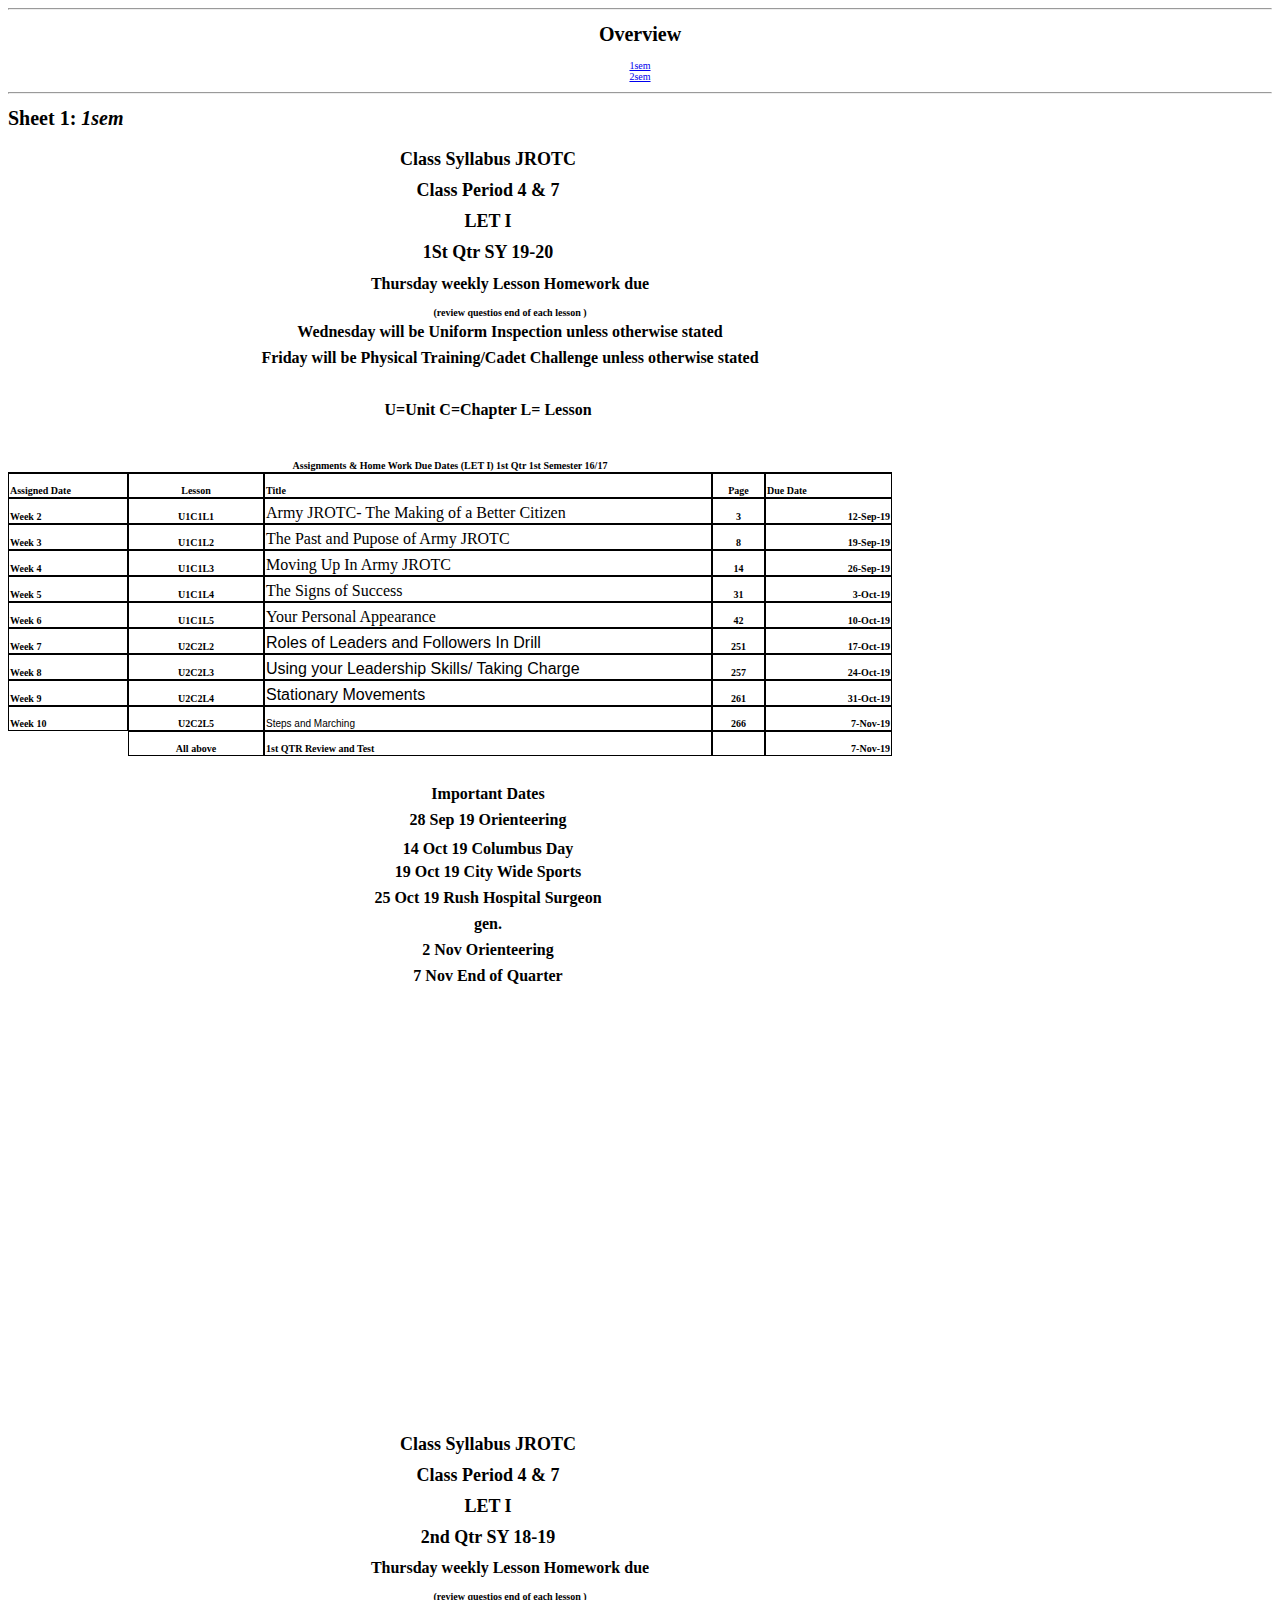
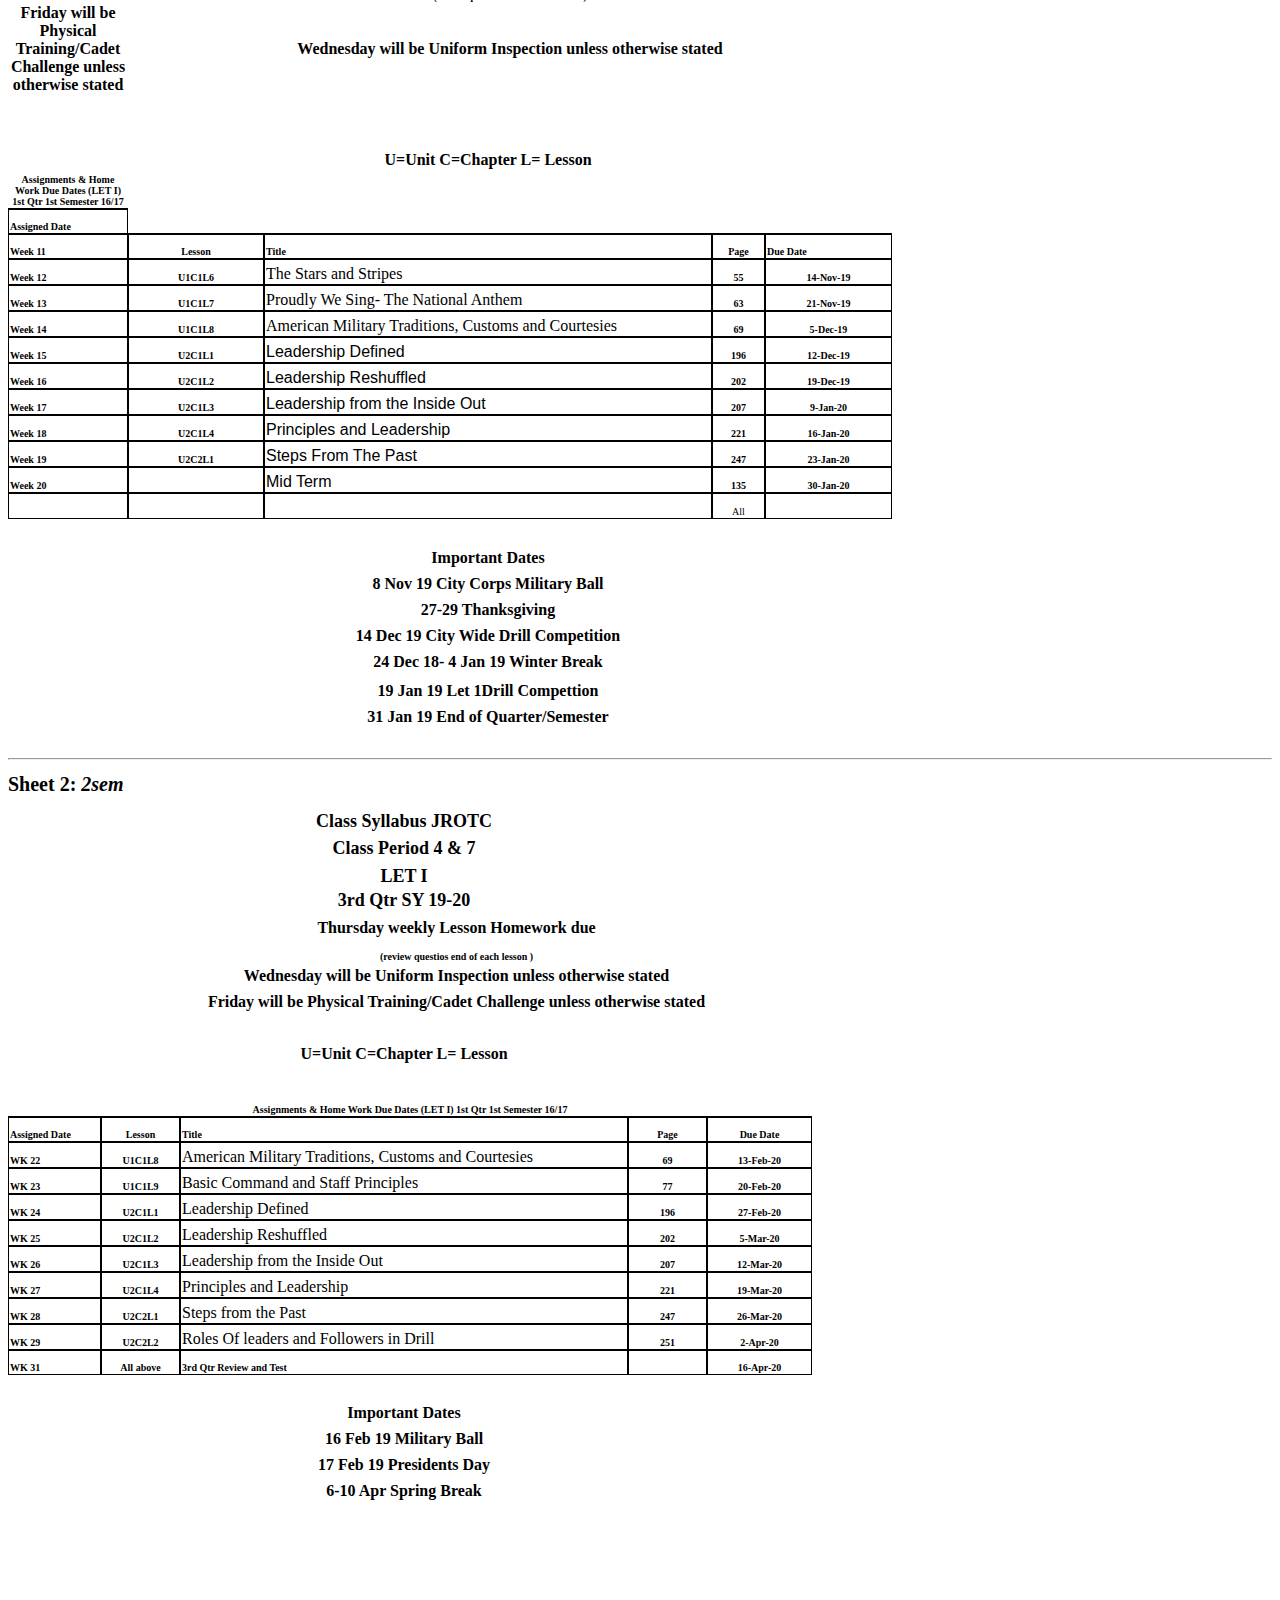
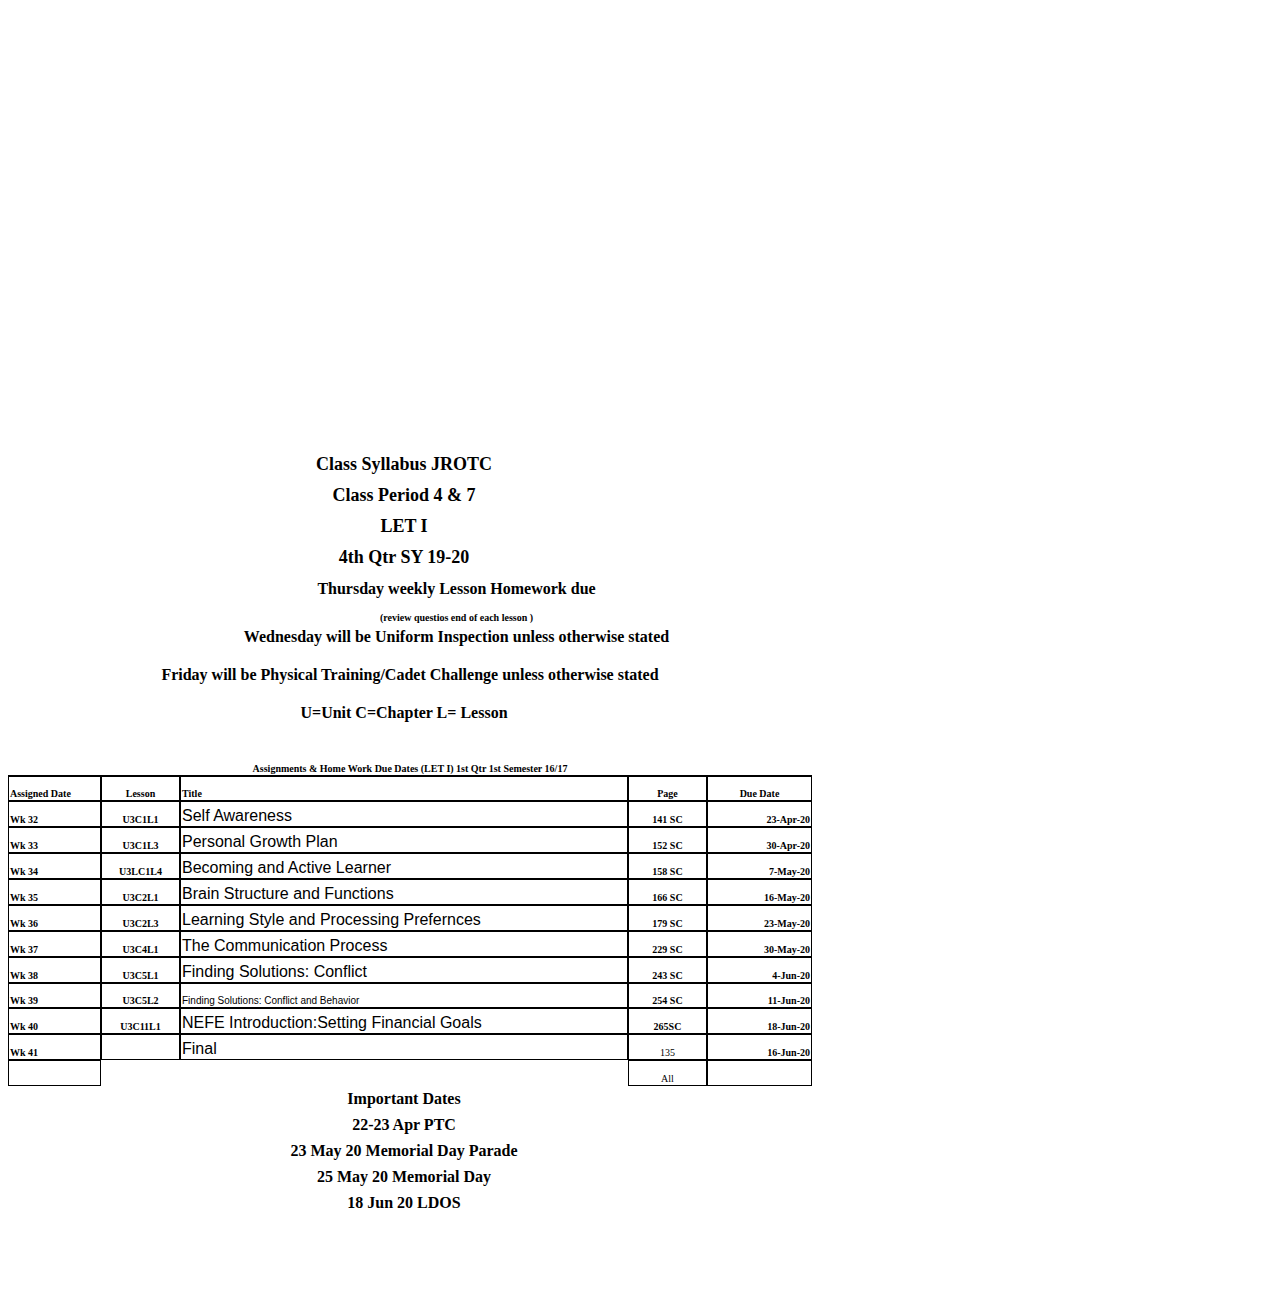
<file: assets/files/LETISyllabus1stSemester19-20.html>
<!DOCTYPE HTML PUBLIC "-//W3C//DTD HTML 4.0 Transitional//EN">

<html>
<head>
	
	<meta http-equiv="content-type" content="text/html; charset=windows-1252"/>
	<title></title>
	<meta name="generator" content="Trio Office 6.2.8.2 (Windows)"/>
	<meta name="author" content="rotc"/>
	<meta name="created" content="2011-06-24T02:16:29"/>
	<meta name="changedby" content="Villalobos, Jorge M"/>
	<meta name="changed" content="2020-02-10T15:36:53"/>
	<meta name="AppVersion" content="15.0300"/>
	<meta name="Company" content="Chicago Public Schools"/>
	<meta name="DocSecurity" content="0"/>
	<meta name="HyperlinksChanged" content="false"/>
	<meta name="LinksUpToDate" content="false"/>
	<meta name="ScaleCrop" content="false"/>
	<meta name="ShareDoc" content="false"/>
	
	<style type="text/css">
		body,div,table,thead,tbody,tfoot,tr,th,td,p { font-family:"Calibri"; font-size:x-small }
		a.comment-indicator:hover + comment { background:#ffd; position:absolute; display:block; border:1px solid black; padding:0.5em;  } 
		a.comment-indicator { background:red; display:inline-block; border:1px solid black; width:0.5em; height:0.5em;  } 
		comment { display:none;  } 
	</style>
	
</head>

<body>
<hr>
	<p><center>
		<h1>Overview</h1>
		<A HREF="#table0">1sem</A><br>
		<A HREF="#table1">2sem</A><br>
		
	</center></p>
<hr>
<A NAME="table0"><h1>Sheet 1: <em>1sem</em></h1></A>
<table cellspacing="0" border="0">
	<colgroup width="120"></colgroup>
	<colgroup width="136"></colgroup>
	<colgroup width="448"></colgroup>
	<colgroup width="53"></colgroup>
	<colgroup width="127"></colgroup>
	<tr>
		<td height="31" align="left" valign=bottom><font color="#000000"><br></font></td>
		<td align="center" valign=bottom><font color="#000000"><br></font></td>
		<td align="center" valign=middle><b><font face="Times New Roman" size=4 color="#000000">Class Syllabus JROTC</font></b></td>
		<td align="center" valign=bottom><font color="#000000"><br></font></td>
		<td align="left" valign=bottom><font color="#000000"><br></font></td>
	</tr>
	<tr>
		<td height="31" align="left" valign=bottom><font color="#000000"><br></font></td>
		<td align="center" valign=bottom><font color="#000000"><br></font></td>
		<td align="center" valign=middle><b><font face="Times New Roman" size=4 color="#000000">Class Period 4 &amp; 7</font></b></td>
		<td align="center" valign=bottom><font color="#000000"><br></font></td>
		<td align="left" valign=bottom><font color="#000000"><br></font></td>
	</tr>
	<tr>
		<td height="31" align="left" valign=bottom><font color="#000000"><br></font></td>
		<td align="center" valign=bottom><font color="#000000"><br></font></td>
		<td align="center" valign=middle><b><font face="Times New Roman" size=4 color="#000000">LET I</font></b></td>
		<td align="center" valign=bottom><font color="#000000"><br></font></td>
		<td align="left" valign=bottom><font color="#000000"><br></font></td>
	</tr>
	<tr>
		<td height="31" align="left" valign=bottom><font color="#000000"><br></font></td>
		<td align="center" valign=bottom><font color="#000000"><br></font></td>
		<td align="center" valign=middle><b><font face="Times New Roman" size=4 color="#000000">1St Qtr SY 19-20</font></b></td>
		<td align="center" valign=bottom><font color="#000000"><br></font></td>
		<td align="left" valign=bottom><font color="#000000"><br></font></td>
	</tr>
	<tr>
		<td height="26" align="left" valign=bottom><font color="#000000"><br></font></td>
		<td colspan=4 align="center" valign=bottom><b><font size=3 color="#000000">Thursday weekly Lesson Homework due</font></b></td>
		</tr>
	<tr>
		<td height="25" align="left" valign=bottom><font color="#000000"><br></font></td>
		<td colspan=4 align="center" valign=bottom><b><font color="#000000">(review questios end of each lesson )</font></b></td>
		</tr>
	<tr>
		<td height="26" align="left" valign=bottom><font color="#000000"><br></font></td>
		<td colspan=4 align="center" valign=middle><b><font face="Times New Roman" size=3 color="#000000">Wednesday will be Uniform Inspection unless otherwise stated</font></b></td>
		</tr>
	<tr>
		<td height="26" align="left" valign=bottom><font color="#000000"><br></font></td>
		<td colspan=4 align="center" valign=middle><b><font face="Times New Roman" size=3 color="#000000">Friday will be Physical Training/Cadet Challenge unless otherwise stated</font></b></td>
		</tr>
	<tr>
		<td height="26" align="left" valign=bottom><font color="#000000"><br></font></td>
		<td align="center" valign=bottom><font color="#000000"><br></font></td>
		<td align="center" valign=middle><b><font face="Times New Roman" size=3 color="#000000"><br></font></b></td>
		<td align="center" valign=bottom><font color="#000000"><br></font></td>
		<td align="left" valign=bottom><font color="#000000"><br></font></td>
	</tr>
	<tr>
		<td height="26" align="left" valign=bottom><font color="#000000"><br></font></td>
		<td align="center" valign=bottom><font color="#000000"><br></font></td>
		<td align="center" valign=middle><b><font face="Times New Roman" size=3 color="#000000">U=Unit   C=Chapter   L= Lesson</font></b></td>
		<td align="center" valign=bottom><font color="#000000"><br></font></td>
		<td align="left" valign=bottom><font color="#000000"><br></font></td>
	</tr>
	<tr>
		<td height="25" align="left" valign=bottom><font color="#000000"><br></font></td>
		<td align="center" valign=bottom><font color="#000000"><br></font></td>
		<td align="left" valign=bottom><font color="#000000"><br></font></td>
		<td align="center" valign=bottom><font color="#000000"><br></font></td>
		<td align="left" valign=bottom><font color="#000000"><br></font></td>
	</tr>
	<tr>
		<td style="border-bottom: 1px solid #000000" colspan=5 height="25" align="center" valign=bottom><b><font color="#000000">Assignments &amp; Home Work Due Dates (LET I) 1st Qtr 1st Semester 16/17</font></b></td>
		</tr>
	<tr>
		<td style="border-top: 1px solid #000000; border-bottom: 1px solid #000000; border-left: 1px solid #000000; border-right: 1px solid #000000" height="25" align="left" valign=bottom><b><font color="#000000">Assigned Date</font></b></td>
		<td style="border-top: 1px solid #000000; border-bottom: 1px solid #000000; border-left: 1px solid #000000; border-right: 1px solid #000000" align="center" valign=bottom><b><font color="#000000">Lesson</font></b></td>
		<td style="border-top: 1px solid #000000; border-bottom: 1px solid #000000; border-left: 1px solid #000000; border-right: 1px solid #000000" align="left" valign=bottom><b><font color="#000000">Title</font></b></td>
		<td style="border-top: 1px solid #000000; border-bottom: 1px solid #000000; border-left: 1px solid #000000; border-right: 1px solid #000000" align="center" valign=bottom><b><font color="#000000">Page</font></b></td>
		<td style="border-top: 1px solid #000000; border-bottom: 1px solid #000000; border-left: 1px solid #000000; border-right: 1px solid #000000" align="left" valign=bottom><b><font color="#000000">Due Date</font></b></td>
	</tr>
	<tr>
		<td style="border-top: 1px solid #000000; border-bottom: 1px solid #000000; border-left: 1px solid #000000; border-right: 1px solid #000000" height="26" align="left" valign=bottom sdnum="1033;1033;D-MMM"><b><font color="#000000">Week 2</font></b></td>
		<td style="border-top: 1px solid #000000; border-bottom: 1px solid #000000; border-left: 1px solid #000000; border-right: 1px solid #000000" align="center" valign=bottom><b><font color="#000000">U1C1L1</font></b></td>
		<td style="border-top: 1px solid #000000; border-bottom: 1px solid #000000; border-left: 1px solid #000000; border-right: 1px solid #000000" align="left" valign=bottom><font face="Times New Roman" size=3 color="#000000">Army JROTC- The Making of a Better Citizen</font></td>
		<td style="border-top: 1px solid #000000; border-bottom: 1px solid #000000; border-left: 1px solid #000000; border-right: 1px solid #000000" align="center" valign=bottom sdval="3" sdnum="1033;"><b><font color="#000000">3</font></b></td>
		<td style="border-top: 1px solid #000000; border-bottom: 1px solid #000000; border-left: 1px solid #000000; border-right: 1px solid #000000" align="right" valign=bottom sdval="43720" sdnum="1033;1033;D-MMM-YY"><b><font color="#000000">12-Sep-19</font></b></td>
	</tr>
	<tr>
		<td style="border-top: 1px solid #000000; border-bottom: 1px solid #000000; border-left: 1px solid #000000; border-right: 1px solid #000000" height="26" align="left" valign=bottom sdnum="1033;1033;D-MMM"><b><font color="#000000">Week 3</font></b></td>
		<td style="border-top: 1px solid #000000; border-bottom: 1px solid #000000; border-left: 1px solid #000000; border-right: 1px solid #000000" align="center" valign=bottom><b><font color="#000000">U1C1L2</font></b></td>
		<td style="border-top: 1px solid #000000; border-bottom: 1px solid #000000; border-left: 1px solid #000000; border-right: 1px solid #000000" align="left" valign=bottom><font face="Times New Roman" size=3 color="#000000">The Past and Pupose of Army JROTC</font></td>
		<td style="border-top: 1px solid #000000; border-bottom: 1px solid #000000; border-left: 1px solid #000000; border-right: 1px solid #000000" align="center" valign=bottom sdval="8" sdnum="1033;"><b><font color="#000000">8</font></b></td>
		<td style="border-top: 1px solid #000000; border-bottom: 1px solid #000000; border-left: 1px solid #000000; border-right: 1px solid #000000" align="right" valign=bottom sdval="43727" sdnum="1033;1033;D-MMM-YY"><b><font color="#000000">19-Sep-19</font></b></td>
	</tr>
	<tr>
		<td style="border-top: 1px solid #000000; border-bottom: 1px solid #000000; border-left: 1px solid #000000; border-right: 1px solid #000000" height="26" align="left" valign=bottom sdnum="1033;1033;D-MMM"><b><font color="#000000">Week 4</font></b></td>
		<td style="border-top: 1px solid #000000; border-bottom: 1px solid #000000; border-left: 1px solid #000000; border-right: 1px solid #000000" align="center" valign=bottom><b><font color="#000000">U1C1L3</font></b></td>
		<td style="border-top: 1px solid #000000; border-bottom: 1px solid #000000; border-left: 1px solid #000000; border-right: 1px solid #000000" align="left" valign=bottom><font face="Times New Roman" size=3 color="#000000">Moving Up In Army JROTC</font></td>
		<td style="border-top: 1px solid #000000; border-bottom: 1px solid #000000; border-left: 1px solid #000000; border-right: 1px solid #000000" align="center" valign=bottom sdval="14" sdnum="1033;"><b><font color="#000000">14</font></b></td>
		<td style="border-top: 1px solid #000000; border-bottom: 1px solid #000000; border-left: 1px solid #000000; border-right: 1px solid #000000" align="right" valign=bottom sdval="43734" sdnum="1033;1033;D-MMM-YY"><b><font color="#000000">26-Sep-19</font></b></td>
	</tr>
	<tr>
		<td style="border-top: 1px solid #000000; border-bottom: 1px solid #000000; border-left: 1px solid #000000; border-right: 1px solid #000000" height="26" align="left" valign=bottom sdnum="1033;1033;D-MMM"><b><font color="#000000">Week 5</font></b></td>
		<td style="border-top: 1px solid #000000; border-bottom: 1px solid #000000; border-left: 1px solid #000000; border-right: 1px solid #000000" align="center" valign=bottom><b><font color="#000000">U1C1L4</font></b></td>
		<td style="border-top: 1px solid #000000; border-bottom: 1px solid #000000; border-left: 1px solid #000000; border-right: 1px solid #000000" align="left" valign=bottom><font face="Times New Roman" size=3 color="#000000">The Signs of Success</font></td>
		<td style="border-top: 1px solid #000000; border-bottom: 1px solid #000000; border-left: 1px solid #000000; border-right: 1px solid #000000" align="center" valign=bottom sdval="31" sdnum="1033;"><b><font color="#000000">31</font></b></td>
		<td style="border-top: 1px solid #000000; border-bottom: 1px solid #000000; border-left: 1px solid #000000; border-right: 1px solid #000000" align="right" valign=bottom sdval="43741" sdnum="1033;1033;D-MMM-YY"><b><font color="#000000">3-Oct-19</font></b></td>
	</tr>
	<tr>
		<td style="border-top: 1px solid #000000; border-bottom: 1px solid #000000; border-left: 1px solid #000000; border-right: 1px solid #000000" height="26" align="left" valign=bottom sdnum="1033;1033;D-MMM"><b><font color="#000000">Week 6</font></b></td>
		<td style="border-top: 1px solid #000000; border-bottom: 1px solid #000000; border-left: 1px solid #000000; border-right: 1px solid #000000" align="center" valign=bottom><b><font color="#000000">U1C1L5</font></b></td>
		<td style="border-top: 1px solid #000000; border-bottom: 1px solid #000000; border-left: 1px solid #000000; border-right: 1px solid #000000" align="left" valign=bottom><font face="Times New Roman" size=3 color="#000000">Your Personal Appearance</font></td>
		<td style="border-top: 1px solid #000000; border-bottom: 1px solid #000000; border-left: 1px solid #000000; border-right: 1px solid #000000" align="center" valign=bottom sdval="42" sdnum="1033;"><b><font color="#000000">42</font></b></td>
		<td style="border-top: 1px solid #000000; border-bottom: 1px solid #000000; border-left: 1px solid #000000; border-right: 1px solid #000000" align="right" valign=bottom sdval="43748" sdnum="1033;1033;D-MMM-YY"><b><font color="#000000">10-Oct-19</font></b></td>
	</tr>
	<tr>
		<td style="border-top: 1px solid #000000; border-bottom: 1px solid #000000; border-left: 1px solid #000000; border-right: 1px solid #000000" height="26" align="left" valign=bottom sdnum="1033;1033;D-MMM"><b><font color="#000000">Week 7</font></b></td>
		<td style="border-top: 1px solid #000000; border-bottom: 1px solid #000000; border-left: 1px solid #000000; border-right: 1px solid #000000" align="center" valign=bottom><b><font color="#000000">U2C2L2</font></b></td>
		<td style="border-top: 1px solid #000000; border-bottom: 1px solid #000000; border-left: 1px solid #000000; border-right: 1px solid #000000" align="left" valign=bottom><font face="Arial" size=3 color="#000000">Roles of Leaders and Followers In Drill</font></td>
		<td style="border-top: 1px solid #000000; border-bottom: 1px solid #000000; border-left: 1px solid #000000; border-right: 1px solid #000000" align="center" valign=bottom sdval="251" sdnum="1033;"><b><font color="#000000">251</font></b></td>
		<td style="border-top: 1px solid #000000; border-bottom: 1px solid #000000; border-left: 1px solid #000000; border-right: 1px solid #000000" align="right" valign=bottom sdval="43755" sdnum="1033;1033;D-MMM-YY"><b><font color="#000000">17-Oct-19</font></b></td>
	</tr>
	<tr>
		<td style="border-top: 1px solid #000000; border-bottom: 1px solid #000000; border-left: 1px solid #000000; border-right: 1px solid #000000" height="26" align="left" valign=bottom sdnum="1033;1033;D-MMM"><b><font color="#000000">Week 8</font></b></td>
		<td style="border-top: 1px solid #000000; border-bottom: 1px solid #000000; border-left: 1px solid #000000; border-right: 1px solid #000000" align="center" valign=bottom><b><font color="#000000">U2C2L3</font></b></td>
		<td style="border-top: 1px solid #000000; border-bottom: 1px solid #000000; border-left: 1px solid #000000; border-right: 1px solid #000000" align="left" valign=bottom><font face="Arial" size=3 color="#000000">Using your Leadership Skills/ Taking Charge</font></td>
		<td style="border-top: 1px solid #000000; border-bottom: 1px solid #000000; border-left: 1px solid #000000; border-right: 1px solid #000000" align="center" valign=bottom sdval="257" sdnum="1033;"><b><font color="#000000">257</font></b></td>
		<td style="border-top: 1px solid #000000; border-bottom: 1px solid #000000; border-left: 1px solid #000000; border-right: 1px solid #000000" align="right" valign=bottom sdval="43762" sdnum="1033;1033;D-MMM-YY"><b><font color="#000000">24-Oct-19</font></b></td>
	</tr>
	<tr>
		<td style="border-top: 1px solid #000000; border-bottom: 1px solid #000000; border-left: 1px solid #000000; border-right: 1px solid #000000" height="26" align="left" valign=bottom sdnum="1033;1033;D-MMM"><b><font color="#000000">Week 9</font></b></td>
		<td style="border-top: 1px solid #000000; border-bottom: 1px solid #000000; border-left: 1px solid #000000; border-right: 1px solid #000000" align="center" valign=bottom><b><font color="#000000">U2C2L4</font></b></td>
		<td style="border-top: 1px solid #000000; border-bottom: 1px solid #000000; border-left: 1px solid #000000; border-right: 1px solid #000000" align="left" valign=bottom><font face="Arial" size=3 color="#000000">Stationary Movements</font></td>
		<td style="border-top: 1px solid #000000; border-bottom: 1px solid #000000; border-left: 1px solid #000000; border-right: 1px solid #000000" align="center" valign=bottom sdval="261" sdnum="1033;"><b><font color="#000000">261</font></b></td>
		<td style="border-top: 1px solid #000000; border-bottom: 1px solid #000000; border-left: 1px solid #000000; border-right: 1px solid #000000" align="right" valign=bottom sdval="43769" sdnum="1033;1033;D-MMM-YY"><b><font color="#000000">31-Oct-19</font></b></td>
	</tr>
	<tr>
		<td style="border-top: 1px solid #000000; border-bottom: 1px solid #000000; border-left: 1px solid #000000; border-right: 1px solid #000000" height="25" align="left" valign=bottom><b><font color="#000000">Week 10</font></b></td>
		<td style="border-top: 1px solid #000000; border-bottom: 1px solid #000000; border-left: 1px solid #000000; border-right: 1px solid #000000" align="center" valign=bottom><b><font color="#000000">U2C2L5</font></b></td>
		<td style="border-top: 1px solid #000000; border-bottom: 1px solid #000000; border-left: 1px solid #000000; border-right: 1px solid #000000" align="left" valign=bottom><font face="Arial" color="#000000">Steps and Marching</font></td>
		<td style="border-top: 1px solid #000000; border-bottom: 1px solid #000000; border-left: 1px solid #000000; border-right: 1px solid #000000" align="center" valign=bottom sdval="266" sdnum="1033;"><b><font color="#000000">266</font></b></td>
		<td style="border-top: 1px solid #000000; border-bottom: 1px solid #000000; border-left: 1px solid #000000; border-right: 1px solid #000000" align="right" valign=bottom sdval="43776" sdnum="1033;1033;D-MMM-YY"><b><font color="#000000">7-Nov-19</font></b></td>
	</tr>
	<tr>
		<td height="25" align="left" valign=bottom><font color="#000000"><br></font></td>
		<td style="border-top: 1px solid #000000; border-bottom: 1px solid #000000; border-left: 1px solid #000000; border-right: 1px solid #000000" align="center" valign=bottom><b><font color="#000000">All above</font></b></td>
		<td style="border-top: 1px solid #000000; border-bottom: 1px solid #000000; border-left: 1px solid #000000; border-right: 1px solid #000000" align="left" valign=bottom><b><font color="#000000">1st QTR Review and Test</font></b></td>
		<td style="border-top: 1px solid #000000; border-bottom: 1px solid #000000; border-left: 1px solid #000000; border-right: 1px solid #000000" align="center" valign=bottom sdnum="1033;1033;MMM-YY"><b><font color="#000000"> </font></b></td>
		<td style="border-top: 1px solid #000000; border-bottom: 1px solid #000000; border-left: 1px solid #000000; border-right: 1px solid #000000" align="right" valign=bottom sdval="43776" sdnum="1033;1033;D-MMM-YY"><b><font color="#000000">7-Nov-19</font></b></td>
	</tr>
	<tr>
		<td height="25" align="left" valign=bottom><font color="#000000"><br></font></td>
		<td align="center" valign=bottom><font color="#000000"><br></font></td>
		<td align="left" valign=bottom><font color="#000000"><br></font></td>
		<td align="center" valign=bottom><font color="#000000"><br></font></td>
		<td align="left" valign=bottom><font color="#000000"><br></font></td>
	</tr>
	<tr>
		<td height="26" align="left" valign=bottom><font color="#000000"><br></font></td>
		<td align="center" valign=bottom><font color="#000000"><br></font></td>
		<td align="center" valign=middle><b><font face="Times New Roman" size=3 color="#000000">Important Dates</font></b></td>
		<td align="center" valign=bottom><font color="#000000"><br></font></td>
		<td align="left" valign=bottom><font color="#000000"><br></font></td>
	</tr>
	<tr>
		<td height="26" align="left" valign=bottom><font color="#000000"><br></font></td>
		<td align="center" valign=bottom><font color="#000000"><br></font></td>
		<td align="center" valign=middle><b><font face="Times New Roman" size=3 color="#000000">28 Sep 19 Orienteering</font></b></td>
		<td align="center" valign=bottom><font color="#000000"><br></font></td>
		<td align="left" valign=bottom><font color="#000000"><br></font></td>
	</tr>
	<tr>
		<td height="26" align="left" valign=bottom><font color="#000000"><br></font></td>
		<td align="center" valign=bottom><font color="#000000"><br></font></td>
		<td align="center" valign=bottom><b><font face="Times New Roman" size=3 color="#000000">14 Oct 19 Columbus Day</font></b></td>
		<td align="center" valign=bottom><font color="#000000"><br></font></td>
		<td align="left" valign=bottom><font color="#000000"><br></font></td>
	</tr>
	<tr>
		<td height="26" align="left" valign=bottom><font color="#000000"><br></font></td>
		<td align="center" valign=bottom><font color="#000000"><br></font></td>
		<td align="center" valign=middle><b><font face="Times New Roman" size=3 color="#000000">19 Oct 19 City Wide Sports</font></b></td>
		<td align="center" valign=bottom><font color="#000000"><br></font></td>
		<td align="left" valign=bottom><font color="#000000"><br></font></td>
	</tr>
	<tr>
		<td height="26" align="left" valign=bottom><font color="#000000"><br></font></td>
		<td align="center" valign=bottom><font color="#000000"> </font></td>
		<td align="center" valign=middle><b><font face="Times New Roman" size=3 color="#000000">25 Oct 19 Rush Hospital Surgeon </font></b></td>
		<td align="center" valign=bottom><font color="#000000"><br></font></td>
		<td align="left" valign=bottom><font color="#000000"><br></font></td>
	</tr>
	<tr>
		<td height="26" align="left" valign=bottom><font color="#000000"><br></font></td>
		<td align="center" valign=bottom><font color="#000000"><br></font></td>
		<td align="center" valign=middle><b><font face="Times New Roman" size=3 color="#000000">gen.</font></b></td>
		<td align="center" valign=bottom><font color="#000000"><br></font></td>
		<td align="left" valign=bottom><font color="#000000"><br></font></td>
	</tr>
	<tr>
		<td height="26" align="left" valign=bottom><font color="#000000"><br></font></td>
		<td align="center" valign=bottom><font color="#000000"><br></font></td>
		<td align="center" valign=middle><b><font face="Times New Roman" size=3 color="#000000">2 Nov Orienteering</font></b></td>
		<td align="center" valign=bottom><font color="#000000"><br></font></td>
		<td align="left" valign=bottom><font color="#000000"><br></font></td>
	</tr>
	<tr>
		<td height="26" align="left" valign=bottom><font color="#000000"><br></font></td>
		<td align="center" valign=bottom><font color="#000000"><br></font></td>
		<td align="center" valign=middle><b><font face="Times New Roman" size=3 color="#000000">7 Nov End of Quarter</font></b></td>
		<td align="center" valign=bottom><font color="#000000"><br></font></td>
		<td align="left" valign=bottom><font color="#000000"><br></font></td>
	</tr>
	<tr>
		<td height="25" align="left" valign=bottom><font color="#000000"><br></font></td>
		<td align="center" valign=bottom><font color="#000000"><br></font></td>
		<td align="left" valign=bottom><font color="#000000"><br></font></td>
		<td align="center" valign=bottom><font color="#000000"><br></font></td>
		<td align="left" valign=bottom><font color="#000000"><br></font></td>
	</tr>
	<tr>
		<td height="26" align="left" valign=bottom><font color="#000000"><br></font></td>
		<td align="center" valign=bottom><font color="#000000"><br></font></td>
		<td align="center" valign=middle><b><font face="Times New Roman" size=3 color="#000000"><br></font></b></td>
		<td align="center" valign=bottom><font color="#000000"><br></font></td>
		<td align="left" valign=bottom><font color="#000000"><br></font></td>
	</tr>
	<tr>
		<td height="26" align="left" valign=bottom><font color="#000000"><br></font></td>
		<td align="center" valign=bottom><font color="#000000"><br></font></td>
		<td align="center" valign=middle><b><font face="Times New Roman" size=3 color="#000000"><br></font></b></td>
		<td align="center" valign=bottom><font color="#000000"><br></font></td>
		<td align="left" valign=bottom><font color="#000000"><br></font></td>
	</tr>
	<tr>
		<td height="26" align="left" valign=bottom><font color="#000000"><br></font></td>
		<td align="center" valign=bottom><font color="#000000"><br></font></td>
		<td align="center" valign=middle><b><font face="Times New Roman" size=3 color="#000000"><br></font></b></td>
		<td align="center" valign=bottom><font color="#000000"><br></font></td>
		<td align="left" valign=bottom><font color="#000000"><br></font></td>
	</tr>
	<tr>
		<td height="26" align="left" valign=bottom><font color="#000000"><br></font></td>
		<td align="center" valign=bottom><font color="#000000"><br></font></td>
		<td align="center" valign=middle><b><font face="Times New Roman" size=3 color="#000000"><br></font></b></td>
		<td align="center" valign=bottom><font color="#000000"><br></font></td>
		<td align="left" valign=bottom><font color="#000000"><br></font></td>
	</tr>
	<tr>
		<td height="26" align="left" valign=bottom><font color="#000000"><br></font></td>
		<td align="center" valign=bottom><font color="#000000"><br></font></td>
		<td align="center" valign=middle><b><font face="Times New Roman" size=3 color="#000000"><br></font></b></td>
		<td align="center" valign=bottom><font color="#000000"><br></font></td>
		<td align="left" valign=bottom><font color="#000000"><br></font></td>
	</tr>
	<tr>
		<td height="26" align="left" valign=bottom><font color="#000000"><br></font></td>
		<td align="center" valign=bottom><font color="#000000"><br></font></td>
		<td align="center" valign=middle><b><font face="Times New Roman" size=3 color="#000000"><br></font></b></td>
		<td align="center" valign=bottom><font color="#000000"><br></font></td>
		<td align="left" valign=bottom><font color="#000000"><br></font></td>
	</tr>
	<tr>
		<td height="26" align="left" valign=bottom><font color="#000000"><br></font></td>
		<td align="center" valign=bottom><font color="#000000"><br></font></td>
		<td align="center" valign=middle><b><font face="Times New Roman" size=3 color="#000000"><br></font></b></td>
		<td align="center" valign=bottom><font color="#000000"><br></font></td>
		<td align="left" valign=bottom><font color="#000000"><br></font></td>
	</tr>
	<tr>
		<td height="26" align="left" valign=bottom><font color="#000000"><br></font></td>
		<td align="center" valign=bottom><font color="#000000"><br></font></td>
		<td align="center" valign=middle><b><font face="Times New Roman" size=3 color="#000000"><br></font></b></td>
		<td align="center" valign=bottom><font color="#000000"><br></font></td>
		<td align="left" valign=bottom><font color="#000000"><br></font></td>
	</tr>
	<tr>
		<td height="26" align="left" valign=bottom><font color="#000000"><br></font></td>
		<td align="center" valign=bottom><font color="#000000"><br></font></td>
		<td align="center" valign=middle><b><font face="Times New Roman" size=3 color="#000000"><br></font></b></td>
		<td align="center" valign=bottom><font color="#000000"><br></font></td>
		<td align="left" valign=bottom><font color="#000000"><br></font></td>
	</tr>
	<tr>
		<td height="26" align="left" valign=bottom><font color="#000000"><br></font></td>
		<td align="center" valign=bottom><font color="#000000"><br></font></td>
		<td align="center" valign=middle><b><font face="Times New Roman" size=3 color="#000000"><br></font></b></td>
		<td align="center" valign=bottom><font color="#000000"><br></font></td>
		<td align="left" valign=bottom><font color="#000000"><br></font></td>
	</tr>
	<tr>
		<td height="26" align="left" valign=bottom><font color="#000000"><br></font></td>
		<td align="center" valign=bottom><font color="#000000"><br></font></td>
		<td align="center" valign=middle><b><font face="Times New Roman" size=3 color="#000000"><br></font></b></td>
		<td align="center" valign=bottom><font color="#000000"><br></font></td>
		<td align="left" valign=bottom><font color="#000000"><br></font></td>
	</tr>
	<tr>
		<td height="26" align="left" valign=bottom><font color="#000000"><br></font></td>
		<td align="center" valign=bottom><font color="#000000"><br></font></td>
		<td align="center" valign=middle><b><font face="Times New Roman" size=3 color="#000000"><br></font></b></td>
		<td align="center" valign=bottom><font color="#000000"><br></font></td>
		<td align="left" valign=bottom><font color="#000000"><br></font></td>
	</tr>
	<tr>
		<td height="26" align="left" valign=bottom><font color="#000000"><br></font></td>
		<td align="center" valign=bottom><font color="#000000"><br></font></td>
		<td align="center" valign=middle><b><font face="Times New Roman" size=3 color="#000000"><br></font></b></td>
		<td align="center" valign=bottom><font color="#000000"><br></font></td>
		<td align="left" valign=bottom><font color="#000000"><br></font></td>
	</tr>
	<tr>
		<td height="26" align="left" valign=bottom><font color="#000000"><br></font></td>
		<td align="center" valign=bottom><font color="#000000"><br></font></td>
		<td align="center" valign=middle><b><font face="Times New Roman" size=3 color="#000000"><br></font></b></td>
		<td align="center" valign=bottom><font color="#000000"><br></font></td>
		<td align="left" valign=bottom><font color="#000000"><br></font></td>
	</tr>
	<tr>
		<td height="26" align="left" valign=bottom><font color="#000000"><br></font></td>
		<td align="center" valign=bottom><font color="#000000"><br></font></td>
		<td align="center" valign=middle><b><font face="Times New Roman" size=3 color="#000000"><br></font></b></td>
		<td align="center" valign=bottom><font color="#000000"><br></font></td>
		<td align="left" valign=bottom><font color="#000000"><br></font></td>
	</tr>
	<tr>
		<td height="25" align="left" valign=bottom><font color="#000000"><br></font></td>
		<td align="center" valign=bottom><font color="#000000"><br></font></td>
		<td align="left" valign=bottom><font color="#000000"><br></font></td>
		<td align="center" valign=bottom><font color="#000000"><br></font></td>
		<td align="left" valign=bottom><font color="#000000"><br></font></td>
	</tr>
	<tr>
		<td height="31" align="left" valign=bottom><font color="#000000"><br></font></td>
		<td align="center" valign=bottom><font color="#000000"><br></font></td>
		<td align="center" valign=middle><b><font face="Times New Roman" size=4 color="#000000">Class Syllabus JROTC</font></b></td>
		<td align="center" valign=bottom><font color="#000000"><br></font></td>
		<td align="left" valign=bottom><font color="#000000"><br></font></td>
	</tr>
	<tr>
		<td height="31" align="left" valign=bottom><font color="#000000"><br></font></td>
		<td align="center" valign=bottom><font color="#000000"><br></font></td>
		<td align="center" valign=middle><b><font face="Times New Roman" size=4 color="#000000">Class Period 4 &amp; 7</font></b></td>
		<td align="center" valign=bottom><font color="#000000"><br></font></td>
		<td align="left" valign=bottom><font color="#000000"><br></font></td>
	</tr>
	<tr>
		<td height="31" align="left" valign=bottom><font color="#000000"><br></font></td>
		<td align="center" valign=bottom><font color="#000000"><br></font></td>
		<td align="center" valign=middle><b><font face="Times New Roman" size=4 color="#000000">LET I</font></b></td>
		<td align="center" valign=bottom><font color="#000000"><br></font></td>
		<td align="left" valign=bottom><font color="#000000"><br></font></td>
	</tr>
	<tr>
		<td height="31" align="left" valign=bottom><font color="#000000"><br></font></td>
		<td align="center" valign=bottom><font color="#000000"><br></font></td>
		<td align="center" valign=middle><b><font face="Times New Roman" size=4 color="#000000">2nd Qtr SY 18-19</font></b></td>
		<td align="center" valign=bottom><font color="#000000"><br></font></td>
		<td align="left" valign=bottom><font color="#000000"><br></font></td>
	</tr>
	<tr>
		<td height="25" align="left" valign=bottom><font color="#000000"><br></font></td>
		<td colspan=4 align="center" valign=bottom><b><font size=3 color="#000000">Thursday weekly Lesson Homework due</font></b></td>
		</tr>
	<tr>
		<td height="25" align="left" valign=bottom><font color="#000000"><br></font></td>
		<td colspan=4 align="center" valign=bottom><b><font color="#000000">(review questios end of each lesson )</font></b></td>
		</tr>
	<tr>
		<td height="26" align="center" valign=middle><b><font face="Times New Roman" size=3 color="#000000">Friday will be Physical Training/Cadet Challenge unless otherwise stated</font></b></td>
		<td colspan=4 align="center" valign=middle><b><font face="Times New Roman" size=3 color="#000000">Wednesday will be Uniform Inspection unless otherwise stated</font></b></td>
		</tr>
	<tr>
		<td height="26" align="center" valign=middle><b><font face="Times New Roman" size=3 color="#000000"><br></font></b></td>
		<td align="center" valign=middle><b><font face="Times New Roman" size=3 color="#000000"><br></font></b></td>
		<td align="center" valign=middle><b><font face="Times New Roman" size=3 color="#000000"><br></font></b></td>
		<td align="center" valign=middle><b><font face="Times New Roman" size=3 color="#000000"><br></font></b></td>
		<td align="left" valign=middle><b><font face="Times New Roman" size=3 color="#000000"><br></font></b></td>
	</tr>
	<tr>
		<td height="26" align="left" valign=bottom><font color="#000000"><br></font></td>
		<td align="center" valign=middle><b><font face="Times New Roman" size=3 color="#000000"><br></font></b></td>
		<td align="center" valign=middle><b><font face="Times New Roman" size=3 color="#000000"><br></font></b></td>
		<td align="center" valign=middle><b><font face="Times New Roman" size=3 color="#000000"><br></font></b></td>
		<td align="left" valign=middle><b><font face="Times New Roman" size=3 color="#000000"><br></font></b></td>
	</tr>
	<tr>
		<td height="26" align="left" valign=bottom><font color="#000000"><br></font></td>
		<td align="center" valign=bottom><font color="#000000"><br></font></td>
		<td align="center" valign=middle><b><font face="Times New Roman" size=3 color="#000000">U=Unit   C=Chapter   L= Lesson</font></b></td>
		<td align="center" valign=bottom><font color="#000000"><br></font></td>
		<td align="left" valign=bottom><font color="#000000"><br></font></td>
	</tr>
	<tr>
		<td style="border-bottom: 1px solid #000000" height="25" align="center" valign=bottom><b><font color="#000000">Assignments &amp; Home Work Due Dates (LET I) 1st Qtr 1st Semester 16/17</font></b></td>
		<td align="center" valign=bottom><font color="#000000"><br></font></td>
		<td align="left" valign=bottom><font color="#000000"><br></font></td>
		<td align="center" valign=bottom><font color="#000000"><br></font></td>
		<td align="left" valign=bottom><font color="#000000"><br></font></td>
	</tr>
	<tr>
		<td style="border-top: 1px solid #000000; border-bottom: 1px solid #000000; border-left: 1px solid #000000; border-right: 1px solid #000000" height="25" align="left" valign=bottom><b><font color="#000000">Assigned Date</font></b></td>
		<td style="border-bottom: 1px solid #000000" align="center" valign=bottom><b><font color="#000000"><br></font></b></td>
		<td style="border-bottom: 1px solid #000000" align="center" valign=bottom><b><font color="#000000"><br></font></b></td>
		<td style="border-bottom: 1px solid #000000" align="center" valign=bottom><b><font color="#000000"><br></font></b></td>
		<td style="border-bottom: 1px solid #000000" align="left" valign=bottom><b><font color="#000000"><br></font></b></td>
	</tr>
	<tr>
		<td style="border-top: 1px solid #000000; border-bottom: 1px solid #000000; border-left: 1px solid #000000; border-right: 1px solid #000000" height="25" align="left" valign=bottom sdnum="1033;1033;D-MMM"><b><font color="#000000">Week 11</font></b></td>
		<td style="border-top: 1px solid #000000; border-bottom: 1px solid #000000; border-left: 1px solid #000000; border-right: 1px solid #000000" align="center" valign=bottom><b><font color="#000000">Lesson</font></b></td>
		<td style="border-top: 1px solid #000000; border-bottom: 1px solid #000000; border-left: 1px solid #000000; border-right: 1px solid #000000" align="left" valign=bottom><b><font color="#000000">Title</font></b></td>
		<td style="border-top: 1px solid #000000; border-bottom: 1px solid #000000; border-left: 1px solid #000000; border-right: 1px solid #000000" align="center" valign=bottom><b><font color="#000000">Page</font></b></td>
		<td style="border-top: 1px solid #000000; border-bottom: 1px solid #000000; border-left: 1px solid #000000; border-right: 1px solid #000000" align="left" valign=bottom><b><font color="#000000">Due Date</font></b></td>
	</tr>
	<tr>
		<td style="border-top: 1px solid #000000; border-bottom: 1px solid #000000; border-left: 1px solid #000000; border-right: 1px solid #000000" height="26" align="left" valign=bottom sdnum="1033;1033;D-MMM"><b><font color="#000000">Week 12</font></b></td>
		<td style="border-top: 1px solid #000000; border-bottom: 1px solid #000000; border-left: 1px solid #000000; border-right: 1px solid #000000" align="center" valign=bottom><b><font color="#000000">U1C1L6</font></b></td>
		<td style="border-top: 1px solid #000000; border-bottom: 1px solid #000000; border-left: 1px solid #000000; border-right: 1px solid #000000" align="left" valign=bottom><font face="Times New Roman" size=3 color="#000000">The Stars and Stripes</font></td>
		<td style="border-top: 1px solid #000000; border-bottom: 1px solid #000000; border-left: 1px solid #000000; border-right: 1px solid #000000" align="center" valign=bottom sdval="55" sdnum="1033;"><b><font color="#000000">55</font></b></td>
		<td style="border-top: 1px solid #000000; border-bottom: 1px solid #000000; border-left: 1px solid #000000; border-right: 1px solid #000000" align="center" valign=bottom sdval="43783" sdnum="1033;1033;D-MMM-YY"><b><font color="#000000">14-Nov-19</font></b></td>
	</tr>
	<tr>
		<td style="border-top: 1px solid #000000; border-bottom: 1px solid #000000; border-left: 1px solid #000000; border-right: 1px solid #000000" height="26" align="left" valign=bottom sdnum="1033;1033;D-MMM"><b><font color="#000000">Week 13</font></b></td>
		<td style="border-top: 1px solid #000000; border-bottom: 1px solid #000000; border-left: 1px solid #000000; border-right: 1px solid #000000" align="center" valign=bottom><b><font color="#000000">U1C1L7</font></b></td>
		<td style="border-top: 1px solid #000000; border-bottom: 1px solid #000000; border-left: 1px solid #000000; border-right: 1px solid #000000" align="left" valign=bottom><font face="Times New Roman" size=3 color="#000000">Proudly We Sing- The National Anthem</font></td>
		<td style="border-top: 1px solid #000000; border-bottom: 1px solid #000000; border-left: 1px solid #000000; border-right: 1px solid #000000" align="center" valign=bottom sdval="63" sdnum="1033;"><b><font color="#000000">63</font></b></td>
		<td style="border-top: 1px solid #000000; border-bottom: 1px solid #000000; border-left: 1px solid #000000; border-right: 1px solid #000000" align="center" valign=bottom sdval="43790" sdnum="1033;1033;D-MMM-YY"><b><font color="#000000">21-Nov-19</font></b></td>
	</tr>
	<tr>
		<td style="border-top: 1px solid #000000; border-bottom: 1px solid #000000; border-left: 1px solid #000000; border-right: 1px solid #000000" height="26" align="left" valign=bottom sdnum="1033;1033;D-MMM"><b><font color="#000000">Week 14</font></b></td>
		<td style="border-top: 1px solid #000000; border-bottom: 1px solid #000000; border-left: 1px solid #000000; border-right: 1px solid #000000" align="center" valign=bottom><b><font color="#000000">U1C1L8</font></b></td>
		<td style="border-top: 1px solid #000000; border-bottom: 1px solid #000000; border-left: 1px solid #000000; border-right: 1px solid #000000" align="left" valign=bottom><font face="Times New Roman" size=3 color="#000000">American Military Traditions, Customs and Courtesies</font></td>
		<td style="border-top: 1px solid #000000; border-bottom: 1px solid #000000; border-left: 1px solid #000000; border-right: 1px solid #000000" align="center" valign=bottom sdval="69" sdnum="1033;"><b><font color="#000000">69</font></b></td>
		<td style="border-top: 1px solid #000000; border-bottom: 1px solid #000000; border-left: 1px solid #000000; border-right: 1px solid #000000" align="center" valign=bottom sdval="43804" sdnum="1033;1033;D-MMM-YY"><b><font color="#000000">5-Dec-19</font></b></td>
	</tr>
	<tr>
		<td style="border-top: 1px solid #000000; border-bottom: 1px solid #000000; border-left: 1px solid #000000; border-right: 1px solid #000000" height="26" align="left" valign=bottom sdnum="1033;1033;D-MMM"><b><font color="#000000">Week 15</font></b></td>
		<td style="border-top: 1px solid #000000; border-bottom: 1px solid #000000; border-left: 1px solid #000000; border-right: 1px solid #000000" align="center" valign=bottom><b><font color="#000000">U2C1L1</font></b></td>
		<td style="border-top: 1px solid #000000; border-bottom: 1px solid #000000; border-left: 1px solid #000000; border-right: 1px solid #000000" align="left" valign=bottom><font face="Arial" size=3 color="#000000">Leadership Defined</font></td>
		<td style="border-top: 1px solid #000000; border-bottom: 1px solid #000000; border-left: 1px solid #000000; border-right: 1px solid #000000" align="center" valign=bottom sdval="196" sdnum="1033;"><b><font color="#000000">196</font></b></td>
		<td style="border-top: 1px solid #000000; border-bottom: 1px solid #000000; border-left: 1px solid #000000; border-right: 1px solid #000000" align="center" valign=bottom sdval="43811" sdnum="1033;1033;D-MMM-YY"><b><font color="#000000">12-Dec-19</font></b></td>
	</tr>
	<tr>
		<td style="border-top: 1px solid #000000; border-bottom: 1px solid #000000; border-left: 1px solid #000000; border-right: 1px solid #000000" height="26" align="left" valign=bottom sdnum="1033;1033;D-MMM"><b><font color="#000000">Week 16</font></b></td>
		<td style="border-top: 1px solid #000000; border-bottom: 1px solid #000000; border-left: 1px solid #000000; border-right: 1px solid #000000" align="center" valign=bottom><b><font color="#000000">U2C1L2</font></b></td>
		<td style="border-top: 1px solid #000000; border-bottom: 1px solid #000000; border-left: 1px solid #000000; border-right: 1px solid #000000" align="left" valign=bottom><font face="Arial" size=3 color="#000000">Leadership Reshuffled</font></td>
		<td style="border-top: 1px solid #000000; border-bottom: 1px solid #000000; border-left: 1px solid #000000; border-right: 1px solid #000000" align="center" valign=bottom sdval="202" sdnum="1033;"><b><font color="#000000">202</font></b></td>
		<td style="border-top: 1px solid #000000; border-bottom: 1px solid #000000; border-left: 1px solid #000000; border-right: 1px solid #000000" align="center" valign=bottom sdval="43818" sdnum="1033;1033;D-MMM-YY"><b><font color="#000000">19-Dec-19</font></b></td>
	</tr>
	<tr>
		<td style="border-top: 1px solid #000000; border-bottom: 1px solid #000000; border-left: 1px solid #000000; border-right: 1px solid #000000" height="26" align="left" valign=bottom sdnum="1033;1033;D-MMM"><b><font color="#000000">Week 17</font></b></td>
		<td style="border-top: 1px solid #000000; border-bottom: 1px solid #000000; border-left: 1px solid #000000; border-right: 1px solid #000000" align="center" valign=bottom><b><font color="#000000">U2C1L3</font></b></td>
		<td style="border-top: 1px solid #000000; border-bottom: 1px solid #000000; border-left: 1px solid #000000; border-right: 1px solid #000000" align="left" valign=bottom><font face="Arial" size=3 color="#000000">Leadership from the Inside Out</font></td>
		<td style="border-top: 1px solid #000000; border-bottom: 1px solid #000000; border-left: 1px solid #000000; border-right: 1px solid #000000" align="center" valign=bottom sdval="207" sdnum="1033;"><b><font color="#000000">207</font></b></td>
		<td style="border-top: 1px solid #000000; border-bottom: 1px solid #000000; border-left: 1px solid #000000; border-right: 1px solid #000000" align="center" valign=bottom sdval="43839" sdnum="1033;1033;D-MMM-YY"><b><font color="#000000">9-Jan-20</font></b></td>
	</tr>
	<tr>
		<td style="border-top: 1px solid #000000; border-bottom: 1px solid #000000; border-left: 1px solid #000000; border-right: 1px solid #000000" height="26" align="left" valign=bottom sdnum="1033;1033;D-MMM"><b><font color="#000000">Week 18</font></b></td>
		<td style="border-top: 1px solid #000000; border-bottom: 1px solid #000000; border-left: 1px solid #000000; border-right: 1px solid #000000" align="center" valign=bottom><b><font color="#000000">U2C1L4</font></b></td>
		<td style="border-top: 1px solid #000000; border-bottom: 1px solid #000000; border-left: 1px solid #000000; border-right: 1px solid #000000" align="left" valign=bottom><font face="Arial" size=3 color="#000000">Principles and Leadership</font></td>
		<td style="border-top: 1px solid #000000; border-bottom: 1px solid #000000; border-left: 1px solid #000000; border-right: 1px solid #000000" align="center" valign=bottom sdval="221" sdnum="1033;"><b><font color="#000000">221</font></b></td>
		<td style="border-top: 1px solid #000000; border-bottom: 1px solid #000000; border-left: 1px solid #000000; border-right: 1px solid #000000" align="center" valign=bottom sdval="43846" sdnum="1033;1033;D-MMM-YY"><b><font color="#000000">16-Jan-20</font></b></td>
	</tr>
	<tr>
		<td style="border-top: 1px solid #000000; border-bottom: 1px solid #000000; border-left: 1px solid #000000; border-right: 1px solid #000000" height="26" align="left" valign=bottom><b><font color="#000000">Week 19</font></b></td>
		<td style="border-top: 1px solid #000000; border-bottom: 1px solid #000000; border-left: 1px solid #000000; border-right: 1px solid #000000" align="center" valign=bottom><b><font color="#000000">U2C2L1</font></b></td>
		<td style="border-top: 1px solid #000000; border-bottom: 1px solid #000000; border-left: 1px solid #000000; border-right: 1px solid #000000" align="left" valign=bottom><font face="Arial" size=3 color="#000000">Steps From The Past</font></td>
		<td style="border-top: 1px solid #000000; border-bottom: 1px solid #000000; border-left: 1px solid #000000; border-right: 1px solid #000000" align="center" valign=bottom sdval="247" sdnum="1033;"><b><font color="#000000">247</font></b></td>
		<td style="border-top: 1px solid #000000; border-bottom: 1px solid #000000; border-left: 1px solid #000000; border-right: 1px solid #000000" align="center" valign=bottom sdval="43853" sdnum="1033;1033;D-MMM-YY"><b><font color="#000000">23-Jan-20</font></b></td>
	</tr>
	<tr>
		<td style="border-top: 1px solid #000000; border-bottom: 1px solid #000000; border-left: 1px solid #000000; border-right: 1px solid #000000" height="26" align="left" valign=bottom sdnum="1033;1033;D-MMM"><b><font color="#000000">Week 20</font></b></td>
		<td style="border-top: 1px solid #000000; border-bottom: 1px solid #000000; border-left: 1px solid #000000; border-right: 1px solid #000000" align="center" valign=bottom><b><font color="#000000"> </font></b></td>
		<td style="border-top: 1px solid #000000; border-bottom: 1px solid #000000; border-left: 1px solid #000000; border-right: 1px solid #000000" align="left" valign=bottom><font face="Arial" size=3 color="#000000">Mid Term </font></td>
		<td style="border-top: 1px solid #000000; border-bottom: 1px solid #000000; border-left: 1px solid #000000; border-right: 1px solid #000000" align="center" valign=bottom sdval="135" sdnum="1033;"><b><font color="#000000">135</font></b></td>
		<td style="border-top: 1px solid #000000; border-bottom: 1px solid #000000; border-left: 1px solid #000000; border-right: 1px solid #000000" align="center" valign=bottom sdval="43860" sdnum="1033;1033;D-MMM-YY"><b><font color="#000000">30-Jan-20</font></b></td>
	</tr>
	<tr>
		<td style="border-top: 1px solid #000000; border-bottom: 1px solid #000000; border-left: 1px solid #000000; border-right: 1px solid #000000" height="26" align="left" valign=bottom sdnum="1033;1033;D-MMM"><b><font color="#000000"> </font></b></td>
		<td style="border-top: 1px solid #000000; border-bottom: 1px solid #000000; border-left: 1px solid #000000; border-right: 1px solid #000000" align="center" valign=bottom><font color="#000000"> </font></td>
		<td style="border-top: 1px solid #000000; border-bottom: 1px solid #000000; border-left: 1px solid #000000; border-right: 1px solid #000000" align="left" valign=bottom><font face="Arial" size=3 color="#000000"> </font></td>
		<td style="border-top: 1px solid #000000; border-bottom: 1px solid #000000; border-left: 1px solid #000000; border-right: 1px solid #000000" align="center" valign=bottom><font color="#000000">All</font></td>
		<td style="border-top: 1px solid #000000; border-bottom: 1px solid #000000; border-left: 1px solid #000000; border-right: 1px solid #000000" align="left" valign=bottom><font color="#000000"><br></font></td>
	</tr>
	<tr>
		<td height="26" align="left" valign=bottom><font color="#000000"><br></font></td>
		<td align="center" valign=bottom><font color="#000000"><br></font></td>
		<td align="left" valign=bottom><font face="Arial" size=3 color="#000000"><br></font></td>
		<td align="center" valign=bottom><font color="#000000"><br></font></td>
		<td align="left" valign=bottom><font color="#000000"><br></font></td>
	</tr>
	<tr>
		<td height="26" align="left" valign=bottom><font color="#000000"><br></font></td>
		<td align="center" valign=bottom><font color="#000000"><br></font></td>
		<td align="center" valign=middle><b><font face="Times New Roman" size=3 color="#000000">Important Dates</font></b></td>
		<td align="center" valign=bottom><font color="#000000"><br></font></td>
		<td align="left" valign=bottom><font color="#000000"><br></font></td>
	</tr>
	<tr>
		<td height="26" align="left" valign=bottom><font color="#000000"><br></font></td>
		<td align="center" valign=bottom><font color="#000000"><br></font></td>
		<td align="center" valign=middle><b><font face="Times New Roman" size=3 color="#000000">8 Nov 19 City Corps Military Ball</font></b></td>
		<td align="center" valign=bottom><font color="#000000"><br></font></td>
		<td align="left" valign=bottom><font color="#000000"><br></font></td>
	</tr>
	<tr>
		<td height="26" align="left" valign=bottom><font color="#000000"><br></font></td>
		<td align="center" valign=bottom><font color="#000000"><br></font></td>
		<td align="center" valign=middle><b><font face="Times New Roman" size=3 color="#000000">27-29 Thanksgiving</font></b></td>
		<td align="center" valign=bottom><font color="#000000"><br></font></td>
		<td align="left" valign=bottom><font color="#000000"><br></font></td>
	</tr>
	<tr>
		<td height="26" align="left" valign=bottom><font color="#000000"><br></font></td>
		<td align="center" valign=bottom><font color="#000000"><br></font></td>
		<td align="center" valign=middle><b><font face="Times New Roman" size=3 color="#000000"> 14 Dec 19 City Wide Drill Competition</font></b></td>
		<td align="center" valign=bottom><font color="#000000"><br></font></td>
		<td align="left" valign=bottom><font color="#000000"><br></font></td>
	</tr>
	<tr>
		<td height="26" align="left" valign=bottom><font color="#000000"><br></font></td>
		<td align="center" valign=bottom><font color="#000000"><br></font></td>
		<td align="center" valign=middle><b><font face="Times New Roman" size=3 color="#000000">24 Dec 18- 4 Jan 19 Winter Break</font></b></td>
		<td align="center" valign=bottom><font color="#000000"><br></font></td>
		<td align="left" valign=bottom><font color="#000000"><br></font></td>
	</tr>
	<tr>
		<td height="26" align="left" valign=bottom><font color="#000000"><br></font></td>
		<td align="center" valign=bottom><font color="#000000"><br></font></td>
		<td align="center" valign=bottom><b><font face="Times New Roman" size=3 color="#000000">19 Jan 19 Let 1Drill Compettion</font></b></td>
		<td align="center" valign=bottom><font color="#000000"><br></font></td>
		<td align="left" valign=bottom><font color="#000000"><br></font></td>
	</tr>
	<tr>
		<td height="26" align="left" valign=bottom><font color="#000000"><br></font></td>
		<td align="center" valign=bottom><font color="#000000"><br></font></td>
		<td align="center" valign=bottom><b><font face="Times New Roman" size=3 color="#000000">31 Jan 19 End of Quarter/Semester</font></b></td>
		<td align="center" valign=bottom><font color="#000000"><br></font></td>
		<td align="left" valign=bottom><font color="#000000"><br></font></td>
	</tr>
	<tr>
		<td height="26" align="left" valign=bottom><font color="#000000"><br></font></td>
		<td align="center" valign=bottom><font color="#000000"><br></font></td>
		<td align="center" valign=bottom><b><font face="Times New Roman" size=3 color="#000000"> </font></b></td>
		<td align="center" valign=bottom><font color="#000000"><br></font></td>
		<td align="left" valign=bottom><font color="#000000"><br></font></td>
	</tr>
</table>
<!-- ************************************************************************** -->
<hr>
<A NAME="table1"><h1>Sheet 2: <em>2sem</em></h1></A>
<table cellspacing="0" border="0">
	<colgroup width="93"></colgroup>
	<colgroup width="79"></colgroup>
	<colgroup width="448"></colgroup>
	<colgroup width="79"></colgroup>
	<colgroup width="105"></colgroup>
	<tr>
		<td height="24" align="left" valign=bottom><font color="#000000"><br></font></td>
		<td align="center" valign=bottom><font color="#000000"><br></font></td>
		<td align="center" valign=middle><b><font face="Times New Roman" size=4 color="#000000">Class Syllabus JROTC</font></b></td>
		<td align="center" valign=bottom><font color="#000000"><br></font></td>
		<td align="center" valign=bottom><font color="#000000"><br></font></td>
	</tr>
	<tr>
		<td height="31" align="left" valign=bottom><font color="#000000"><br></font></td>
		<td align="center" valign=bottom><font color="#000000"><br></font></td>
		<td align="center" valign=middle><b><font face="Times New Roman" size=4 color="#000000">Class Period 4 &amp; 7</font></b></td>
		<td align="center" valign=bottom><font color="#000000"><br></font></td>
		<td align="center" valign=bottom><font color="#000000"><br></font></td>
	</tr>
	<tr>
		<td height="24" align="left" valign=bottom><font color="#000000"><br></font></td>
		<td align="center" valign=bottom><font color="#000000"><br></font></td>
		<td align="center" valign=middle><b><font face="Times New Roman" size=4 color="#000000">LET I</font></b></td>
		<td align="center" valign=bottom><font color="#000000"><br></font></td>
		<td align="center" valign=bottom><font color="#000000"><br></font></td>
	</tr>
	<tr>
		<td height="24" align="left" valign=bottom><font color="#000000"><br></font></td>
		<td align="center" valign=bottom><font color="#000000"><br></font></td>
		<td align="center" valign=middle><b><font face="Times New Roman" size=4 color="#000000">3rd Qtr SY 19-20</font></b></td>
		<td align="center" valign=bottom><font color="#000000"><br></font></td>
		<td align="center" valign=bottom><font color="#000000"><br></font></td>
	</tr>
	<tr>
		<td height="26" align="left" valign=bottom><font color="#000000"><br></font></td>
		<td colspan=4 align="center" valign=bottom><b><font size=3 color="#000000">Thursday weekly Lesson Homework due</font></b></td>
		</tr>
	<tr>
		<td height="25" align="left" valign=bottom><font color="#000000"><br></font></td>
		<td colspan=4 align="center" valign=bottom><b><font color="#000000">(review questios end of each lesson )</font></b></td>
		</tr>
	<tr>
		<td height="26" align="left" valign=bottom><font color="#000000"><br></font></td>
		<td colspan=4 align="center" valign=middle><b><font face="Times New Roman" size=3 color="#000000">Wednesday will be Uniform Inspection unless otherwise stated</font></b></td>
		</tr>
	<tr>
		<td height="26" align="left" valign=bottom><font color="#000000"><br></font></td>
		<td colspan=4 align="center" valign=middle><b><font face="Times New Roman" size=3 color="#000000">Friday will be Physical Training/Cadet Challenge unless otherwise stated</font></b></td>
		</tr>
	<tr>
		<td height="26" align="left" valign=bottom><font color="#000000"><br></font></td>
		<td align="center" valign=bottom><font color="#000000"><br></font></td>
		<td align="center" valign=middle><b><font face="Times New Roman" size=3 color="#000000"><br></font></b></td>
		<td align="center" valign=bottom><font color="#000000"><br></font></td>
		<td align="center" valign=bottom><font color="#000000"><br></font></td>
	</tr>
	<tr>
		<td height="26" align="left" valign=bottom><font color="#000000"><br></font></td>
		<td align="center" valign=bottom><font color="#000000"><br></font></td>
		<td align="center" valign=middle><b><font face="Times New Roman" size=3 color="#000000">U=Unit   C=Chapter   L= Lesson</font></b></td>
		<td align="center" valign=bottom><font color="#000000"><br></font></td>
		<td align="center" valign=bottom><font color="#000000"><br></font></td>
	</tr>
	<tr>
		<td height="25" align="left" valign=bottom><font color="#000000"><br></font></td>
		<td align="center" valign=bottom><font color="#000000"><br></font></td>
		<td align="left" valign=bottom><font color="#000000"><br></font></td>
		<td align="center" valign=bottom><font color="#000000"><br></font></td>
		<td align="center" valign=bottom><font color="#000000"><br></font></td>
	</tr>
	<tr>
		<td style="border-bottom: 1px solid #000000" colspan=5 height="25" align="center" valign=bottom><b><font color="#000000">Assignments &amp; Home Work Due Dates (LET I) 1st Qtr 1st Semester 16/17</font></b></td>
		</tr>
	<tr>
		<td style="border-top: 1px solid #000000; border-bottom: 1px solid #000000; border-left: 1px solid #000000; border-right: 1px solid #000000" height="25" align="left" valign=bottom><b><font color="#000000">Assigned Date</font></b></td>
		<td style="border-top: 1px solid #000000; border-bottom: 1px solid #000000; border-left: 1px solid #000000; border-right: 1px solid #000000" align="center" valign=bottom><b><font color="#000000">Lesson</font></b></td>
		<td style="border-top: 1px solid #000000; border-bottom: 1px solid #000000; border-left: 1px solid #000000; border-right: 1px solid #000000" align="left" valign=bottom><b><font color="#000000">Title</font></b></td>
		<td style="border-top: 1px solid #000000; border-bottom: 1px solid #000000; border-left: 1px solid #000000; border-right: 1px solid #000000" align="center" valign=bottom><b><font color="#000000">Page</font></b></td>
		<td style="border-top: 1px solid #000000; border-bottom: 1px solid #000000; border-left: 1px solid #000000; border-right: 1px solid #000000" align="center" valign=bottom><b><font color="#000000">Due Date</font></b></td>
	</tr>
	<tr>
		<td style="border-top: 1px solid #000000; border-bottom: 1px solid #000000; border-left: 1px solid #000000; border-right: 1px solid #000000" height="26" align="left" valign=bottom sdnum="1033;1033;D-MMM"><b><font color="#000000">WK 22</font></b></td>
		<td style="border-top: 1px solid #000000; border-bottom: 1px solid #000000; border-left: 1px solid #000000; border-right: 1px solid #000000" align="center" valign=bottom><b><font color="#000000">U1C1L8</font></b></td>
		<td style="border-top: 1px solid #000000; border-bottom: 1px solid #000000; border-left: 1px solid #000000; border-right: 1px solid #000000" align="left" valign=bottom><font face="Times New Roman" size=3 color="#000000">American Military Traditions, Customs and Courtesies</font></td>
		<td style="border-top: 1px solid #000000; border-bottom: 1px solid #000000; border-left: 1px solid #000000; border-right: 1px solid #000000" align="center" valign=bottom sdval="69" sdnum="1033;"><b><font color="#000000">69</font></b></td>
		<td style="border-top: 1px solid #000000; border-bottom: 1px solid #000000; border-left: 1px solid #000000; border-right: 1px solid #000000" align="center" valign=bottom sdval="43874" sdnum="1033;1033;D-MMM-YY"><b><font color="#000000">13-Feb-20</font></b></td>
	</tr>
	<tr>
		<td style="border-top: 1px solid #000000; border-bottom: 1px solid #000000; border-left: 1px solid #000000; border-right: 1px solid #000000" height="26" align="left" valign=bottom sdnum="1033;1033;D-MMM"><b><font color="#000000">WK 23</font></b></td>
		<td style="border-top: 1px solid #000000; border-bottom: 1px solid #000000; border-left: 1px solid #000000; border-right: 1px solid #000000" align="center" valign=bottom><b><font color="#000000">U1C1L9</font></b></td>
		<td style="border-top: 1px solid #000000; border-bottom: 1px solid #000000; border-left: 1px solid #000000; border-right: 1px solid #000000" align="left" valign=bottom><font face="Times New Roman" size=3 color="#000000">Basic Command and Staff Principles</font></td>
		<td style="border-top: 1px solid #000000; border-bottom: 1px solid #000000; border-left: 1px solid #000000; border-right: 1px solid #000000" align="center" valign=bottom sdval="77" sdnum="1033;"><b><font color="#000000">77</font></b></td>
		<td style="border-top: 1px solid #000000; border-bottom: 1px solid #000000; border-left: 1px solid #000000; border-right: 1px solid #000000" align="center" valign=bottom sdval="43881" sdnum="1033;1033;D-MMM-YY"><b><font color="#000000">20-Feb-20</font></b></td>
	</tr>
	<tr>
		<td style="border-top: 1px solid #000000; border-bottom: 1px solid #000000; border-left: 1px solid #000000; border-right: 1px solid #000000" height="26" align="left" valign=bottom sdnum="1033;1033;D-MMM"><b><font color="#000000">WK 24</font></b></td>
		<td style="border-top: 1px solid #000000; border-bottom: 1px solid #000000; border-left: 1px solid #000000; border-right: 1px solid #000000" align="center" valign=bottom><b><font color="#000000">U2C1L1</font></b></td>
		<td style="border-top: 1px solid #000000; border-bottom: 1px solid #000000; border-left: 1px solid #000000; border-right: 1px solid #000000" align="left" valign=bottom><font face="Times New Roman" size=3 color="#000000">Leadership Defined</font></td>
		<td style="border-top: 1px solid #000000; border-bottom: 1px solid #000000; border-left: 1px solid #000000; border-right: 1px solid #000000" align="center" valign=bottom sdval="196" sdnum="1033;"><b><font color="#000000">196</font></b></td>
		<td style="border-top: 1px solid #000000; border-bottom: 1px solid #000000; border-left: 1px solid #000000; border-right: 1px solid #000000" align="center" valign=bottom sdval="43888" sdnum="1033;1033;D-MMM-YY"><b><font color="#000000">27-Feb-20</font></b></td>
	</tr>
	<tr>
		<td style="border-top: 1px solid #000000; border-bottom: 1px solid #000000; border-left: 1px solid #000000; border-right: 1px solid #000000" height="26" align="left" valign=bottom sdnum="1033;1033;D-MMM"><b><font color="#000000">WK 25</font></b></td>
		<td style="border-top: 1px solid #000000; border-bottom: 1px solid #000000; border-left: 1px solid #000000; border-right: 1px solid #000000" align="center" valign=bottom><b><font color="#000000">U2C1L2</font></b></td>
		<td style="border-top: 1px solid #000000; border-bottom: 1px solid #000000; border-left: 1px solid #000000; border-right: 1px solid #000000" align="left" valign=bottom><font face="Times New Roman" size=3 color="#000000">Leadership Reshuffled</font></td>
		<td style="border-top: 1px solid #000000; border-bottom: 1px solid #000000; border-left: 1px solid #000000; border-right: 1px solid #000000" align="center" valign=bottom sdval="202" sdnum="1033;"><b><font color="#000000">202</font></b></td>
		<td style="border-top: 1px solid #000000; border-bottom: 1px solid #000000; border-left: 1px solid #000000; border-right: 1px solid #000000" align="center" valign=bottom sdval="43895" sdnum="1033;1033;D-MMM-YY"><b><font color="#000000">5-Mar-20</font></b></td>
	</tr>
	<tr>
		<td style="border-top: 1px solid #000000; border-bottom: 1px solid #000000; border-left: 1px solid #000000; border-right: 1px solid #000000" height="26" align="left" valign=bottom sdnum="1033;1033;D-MMM"><b><font color="#000000">WK 26</font></b></td>
		<td style="border-top: 1px solid #000000; border-bottom: 1px solid #000000; border-left: 1px solid #000000; border-right: 1px solid #000000" align="center" valign=bottom><b><font color="#000000">U2C1L3</font></b></td>
		<td style="border-top: 1px solid #000000; border-bottom: 1px solid #000000; border-left: 1px solid #000000; border-right: 1px solid #000000" align="left" valign=bottom><font face="Times New Roman" size=3 color="#000000">Leadership from the Inside Out</font></td>
		<td style="border-top: 1px solid #000000; border-bottom: 1px solid #000000; border-left: 1px solid #000000; border-right: 1px solid #000000" align="center" valign=bottom sdval="207" sdnum="1033;"><b><font color="#000000">207</font></b></td>
		<td style="border-top: 1px solid #000000; border-bottom: 1px solid #000000; border-left: 1px solid #000000; border-right: 1px solid #000000" align="center" valign=bottom sdval="43902" sdnum="1033;1033;D-MMM-YY"><b><font color="#000000">12-Mar-20</font></b></td>
	</tr>
	<tr>
		<td style="border-top: 1px solid #000000; border-bottom: 1px solid #000000; border-left: 1px solid #000000; border-right: 1px solid #000000" height="26" align="left" valign=bottom sdnum="1033;1033;D-MMM"><b><font color="#000000">WK 27</font></b></td>
		<td style="border-top: 1px solid #000000; border-bottom: 1px solid #000000; border-left: 1px solid #000000; border-right: 1px solid #000000" align="center" valign=bottom><b><font color="#000000">U2C1L4</font></b></td>
		<td style="border-top: 1px solid #000000; border-bottom: 1px solid #000000; border-left: 1px solid #000000; border-right: 1px solid #000000" align="left" valign=bottom><font face="Times New Roman" size=3 color="#000000">Principles and Leadership</font></td>
		<td style="border-top: 1px solid #000000; border-bottom: 1px solid #000000; border-left: 1px solid #000000; border-right: 1px solid #000000" align="center" valign=bottom sdval="221" sdnum="1033;"><b><font color="#000000">221</font></b></td>
		<td style="border-top: 1px solid #000000; border-bottom: 1px solid #000000; border-left: 1px solid #000000; border-right: 1px solid #000000" align="center" valign=bottom sdval="43909" sdnum="1033;1033;D-MMM-YY"><b><font color="#000000">19-Mar-20</font></b></td>
	</tr>
	<tr>
		<td style="border-top: 1px solid #000000; border-bottom: 1px solid #000000; border-left: 1px solid #000000; border-right: 1px solid #000000" height="26" align="left" valign=bottom sdnum="1033;1033;D-MMM"><b><font color="#000000">WK 28</font></b></td>
		<td style="border-top: 1px solid #000000; border-bottom: 1px solid #000000; border-left: 1px solid #000000; border-right: 1px solid #000000" align="center" valign=bottom><b><font color="#000000">U2C2L1</font></b></td>
		<td style="border-top: 1px solid #000000; border-bottom: 1px solid #000000; border-left: 1px solid #000000; border-right: 1px solid #000000" align="left" valign=bottom><font face="Times New Roman" size=3 color="#000000">Steps from the Past</font></td>
		<td style="border-top: 1px solid #000000; border-bottom: 1px solid #000000; border-left: 1px solid #000000; border-right: 1px solid #000000" align="center" valign=bottom sdval="247" sdnum="1033;"><b><font color="#000000">247</font></b></td>
		<td style="border-top: 1px solid #000000; border-bottom: 1px solid #000000; border-left: 1px solid #000000; border-right: 1px solid #000000" align="center" valign=bottom sdval="43916" sdnum="1033;1033;D-MMM-YY"><b><font color="#000000">26-Mar-20</font></b></td>
	</tr>
	<tr>
		<td style="border-top: 1px solid #000000; border-bottom: 1px solid #000000; border-left: 1px solid #000000; border-right: 1px solid #000000" height="26" align="left" valign=bottom sdnum="1033;1033;D-MMM"><b><font color="#000000">WK 29</font></b></td>
		<td style="border-top: 1px solid #000000; border-bottom: 1px solid #000000; border-left: 1px solid #000000; border-right: 1px solid #000000" align="center" valign=bottom><b><font color="#000000">U2C2L2</font></b></td>
		<td style="border-top: 1px solid #000000; border-bottom: 1px solid #000000; border-left: 1px solid #000000; border-right: 1px solid #000000" align="left" valign=bottom><font face="Times New Roman" size=3 color="#000000">Roles Of leaders and Followers in Drill</font></td>
		<td style="border-top: 1px solid #000000; border-bottom: 1px solid #000000; border-left: 1px solid #000000; border-right: 1px solid #000000" align="center" valign=bottom sdval="251" sdnum="1033;"><b><font color="#000000">251</font></b></td>
		<td style="border-top: 1px solid #000000; border-bottom: 1px solid #000000; border-left: 1px solid #000000; border-right: 1px solid #000000" align="center" valign=bottom sdval="43923" sdnum="1033;1033;D-MMM-YY"><b><font color="#000000">2-Apr-20</font></b></td>
	</tr>
	<tr>
		<td style="border-top: 1px solid #000000; border-bottom: 1px solid #000000; border-left: 1px solid #000000; border-right: 1px solid #000000" height="25" align="left" valign=bottom><b><font color="#000000">WK 31</font></b></td>
		<td style="border-top: 1px solid #000000; border-bottom: 1px solid #000000; border-left: 1px solid #000000; border-right: 1px solid #000000" align="center" valign=bottom><b><font color="#000000">All above</font></b></td>
		<td style="border-top: 1px solid #000000; border-bottom: 1px solid #000000; border-left: 1px solid #000000; border-right: 1px solid #000000" align="left" valign=bottom><b><font color="#000000">3rd  Qtr Review and Test</font></b></td>
		<td style="border-top: 1px solid #000000; border-bottom: 1px solid #000000; border-left: 1px solid #000000; border-right: 1px solid #000000" align="center" valign=bottom sdnum="1033;1033;MMM-YY"><b><font color="#000000"> </font></b></td>
		<td style="border-top: 1px solid #000000; border-bottom: 1px solid #000000; border-left: 1px solid #000000; border-right: 1px solid #000000" align="center" valign=bottom sdval="43937" sdnum="1033;1033;D-MMM-YY"><b><font color="#000000">16-Apr-20</font></b></td>
	</tr>
	<tr>
		<td height="25" align="left" valign=bottom><font color="#000000"><br></font></td>
		<td align="center" valign=bottom><font color="#000000"><br></font></td>
		<td align="left" valign=bottom><font color="#000000"><br></font></td>
		<td align="center" valign=bottom><font color="#000000"><br></font></td>
		<td align="center" valign=bottom><font color="#000000"><br></font></td>
	</tr>
	<tr>
		<td height="26" align="left" valign=bottom><font color="#000000"><br></font></td>
		<td align="center" valign=bottom><font color="#000000"><br></font></td>
		<td align="center" valign=middle><b><font face="Times New Roman" size=3 color="#000000">Important Dates</font></b></td>
		<td align="center" valign=bottom><font color="#000000"><br></font></td>
		<td align="center" valign=bottom><font color="#000000"><br></font></td>
	</tr>
	<tr>
		<td height="26" align="left" valign=bottom><font color="#000000"><br></font></td>
		<td align="center" valign=bottom><font color="#000000"><br></font></td>
		<td align="center" valign=middle><b><font face="Times New Roman" size=3 color="#000000">16 Feb 19 Military Ball</font></b></td>
		<td align="center" valign=bottom><font color="#000000"><br></font></td>
		<td align="center" valign=bottom><font color="#000000"><br></font></td>
	</tr>
	<tr>
		<td height="26" align="left" valign=bottom><font color="#000000"><br></font></td>
		<td align="center" valign=bottom><font color="#000000"><br></font></td>
		<td align="center" valign=middle><b><font face="Times New Roman" size=3 color="#000000">17 Feb 19 Presidents Day</font></b></td>
		<td align="center" valign=bottom><font color="#000000"><br></font></td>
		<td align="center" valign=bottom><font color="#000000"><br></font></td>
	</tr>
	<tr>
		<td height="26" align="left" valign=bottom><font color="#000000"><br></font></td>
		<td align="center" valign=bottom><font color="#000000"><br></font></td>
		<td align="center" valign=middle><b><font face="Times New Roman" size=3 color="#000000">6-10 Apr Spring Break</font></b></td>
		<td align="center" valign=bottom><font color="#000000"><br></font></td>
		<td align="center" valign=bottom><font color="#000000"><br></font></td>
	</tr>
	<tr>
		<td height="26" align="left" valign=bottom><font color="#000000"><br></font></td>
		<td align="center" valign=bottom><font color="#000000"> </font></td>
		<td align="center" valign=middle><b><font face="Times New Roman" size=3 color="#000000"> </font></b></td>
		<td align="center" valign=bottom><font color="#000000"><br></font></td>
		<td align="center" valign=bottom><font color="#000000"><br></font></td>
	</tr>
	<tr>
		<td height="26" align="left" valign=bottom><font color="#000000"><br></font></td>
		<td align="center" valign=bottom><font color="#000000"><br></font></td>
		<td align="center" valign=middle><b><font face="Times New Roman" size=3 color="#000000"> </font></b></td>
		<td align="center" valign=bottom><font color="#000000"><br></font></td>
		<td align="center" valign=bottom><font color="#000000"><br></font></td>
	</tr>
	<tr>
		<td height="26" align="left" valign=bottom><font color="#000000"><br></font></td>
		<td align="center" valign=bottom><font color="#000000"><br></font></td>
		<td align="center" valign=middle><b><font face="Times New Roman" size=3 color="#000000"> </font></b></td>
		<td align="center" valign=bottom><font color="#000000"><br></font></td>
		<td align="center" valign=bottom><font color="#000000"><br></font></td>
	</tr>
	<tr>
		<td height="26" align="left" valign=bottom><font color="#000000"><br></font></td>
		<td align="center" valign=bottom><font color="#000000"><br></font></td>
		<td align="center" valign=middle><b><font face="Times New Roman" size=3 color="#000000"><br></font></b></td>
		<td align="center" valign=bottom><font color="#000000"><br></font></td>
		<td align="center" valign=bottom><font color="#000000"><br></font></td>
	</tr>
	<tr>
		<td height="26" align="left" valign=bottom><font color="#000000"><br></font></td>
		<td align="center" valign=bottom><font color="#000000"><br></font></td>
		<td align="center" valign=middle><b><font face="Times New Roman" size=3 color="#000000"><br></font></b></td>
		<td align="center" valign=bottom><font color="#000000"><br></font></td>
		<td align="center" valign=bottom><font color="#000000"><br></font></td>
	</tr>
	<tr>
		<td height="26" align="left" valign=bottom><font color="#000000"><br></font></td>
		<td align="center" valign=bottom><font color="#000000"><br></font></td>
		<td align="center" valign=middle><b><font face="Times New Roman" size=3 color="#000000"><br></font></b></td>
		<td align="center" valign=bottom><font color="#000000"><br></font></td>
		<td align="center" valign=bottom><font color="#000000"><br></font></td>
	</tr>
	<tr>
		<td height="26" align="left" valign=bottom><font color="#000000"><br></font></td>
		<td align="center" valign=bottom><font color="#000000"><br></font></td>
		<td align="center" valign=middle><b><font face="Times New Roman" size=3 color="#000000"><br></font></b></td>
		<td align="center" valign=bottom><font color="#000000"><br></font></td>
		<td align="center" valign=bottom><font color="#000000"><br></font></td>
	</tr>
	<tr>
		<td height="26" align="left" valign=bottom><font color="#000000"><br></font></td>
		<td align="center" valign=bottom><font color="#000000"><br></font></td>
		<td align="center" valign=middle><b><font face="Times New Roman" size=3 color="#000000"><br></font></b></td>
		<td align="center" valign=bottom><font color="#000000"><br></font></td>
		<td align="center" valign=bottom><font color="#000000"><br></font></td>
	</tr>
	<tr>
		<td height="26" align="left" valign=bottom><font color="#000000"><br></font></td>
		<td align="center" valign=bottom><font color="#000000"><br></font></td>
		<td align="center" valign=middle><b><font face="Times New Roman" size=3 color="#000000"><br></font></b></td>
		<td align="center" valign=bottom><font color="#000000"><br></font></td>
		<td align="center" valign=bottom><font color="#000000"><br></font></td>
	</tr>
	<tr>
		<td height="26" align="left" valign=bottom><font color="#000000"><br></font></td>
		<td align="center" valign=bottom><font color="#000000"><br></font></td>
		<td align="center" valign=middle><b><font face="Times New Roman" size=3 color="#000000"><br></font></b></td>
		<td align="center" valign=bottom><font color="#000000"><br></font></td>
		<td align="center" valign=bottom><font color="#000000"><br></font></td>
	</tr>
	<tr>
		<td height="26" align="left" valign=bottom><font color="#000000"><br></font></td>
		<td align="center" valign=bottom><font color="#000000"><br></font></td>
		<td align="center" valign=middle><b><font face="Times New Roman" size=3 color="#000000"><br></font></b></td>
		<td align="center" valign=bottom><font color="#000000"><br></font></td>
		<td align="center" valign=bottom><font color="#000000"><br></font></td>
	</tr>
	<tr>
		<td height="26" align="left" valign=bottom><font color="#000000"><br></font></td>
		<td align="center" valign=bottom><font color="#000000"><br></font></td>
		<td align="center" valign=middle><b><font face="Times New Roman" size=3 color="#000000"><br></font></b></td>
		<td align="center" valign=bottom><font color="#000000"><br></font></td>
		<td align="center" valign=bottom><font color="#000000"><br></font></td>
	</tr>
	<tr>
		<td height="26" align="left" valign=bottom><font color="#000000"><br></font></td>
		<td align="center" valign=bottom><font color="#000000"><br></font></td>
		<td align="center" valign=middle><b><font face="Times New Roman" size=3 color="#000000"><br></font></b></td>
		<td align="center" valign=bottom><font color="#000000"><br></font></td>
		<td align="center" valign=bottom><font color="#000000"><br></font></td>
	</tr>
	<tr>
		<td height="26" align="left" valign=bottom><font color="#000000"><br></font></td>
		<td align="center" valign=bottom><font color="#000000"><br></font></td>
		<td align="center" valign=middle><b><font face="Times New Roman" size=3 color="#000000"><br></font></b></td>
		<td align="center" valign=bottom><font color="#000000"><br></font></td>
		<td align="center" valign=bottom><font color="#000000"><br></font></td>
	</tr>
	<tr>
		<td height="26" align="left" valign=bottom><font color="#000000"><br></font></td>
		<td align="center" valign=bottom><font color="#000000"><br></font></td>
		<td align="center" valign=middle><b><font face="Times New Roman" size=3 color="#000000"><br></font></b></td>
		<td align="center" valign=bottom><font color="#000000"><br></font></td>
		<td align="center" valign=bottom><font color="#000000"><br></font></td>
	</tr>
	<tr>
		<td height="26" align="left" valign=bottom><font color="#000000"><br></font></td>
		<td align="center" valign=bottom><font color="#000000"><br></font></td>
		<td align="center" valign=middle><b><font face="Times New Roman" size=3 color="#000000"><br></font></b></td>
		<td align="center" valign=bottom><font color="#000000"><br></font></td>
		<td align="center" valign=bottom><font color="#000000"><br></font></td>
	</tr>
	<tr>
		<td height="26" align="left" valign=bottom><font color="#000000"><br></font></td>
		<td align="center" valign=bottom><font color="#000000"><br></font></td>
		<td align="center" valign=middle><b><font face="Times New Roman" size=3 color="#000000"><br></font></b></td>
		<td align="center" valign=bottom><font color="#000000"><br></font></td>
		<td align="center" valign=bottom><font color="#000000"><br></font></td>
	</tr>
	<tr>
		<td height="26" align="left" valign=bottom><font color="#000000"><br></font></td>
		<td align="center" valign=bottom><font color="#000000"><br></font></td>
		<td align="center" valign=middle><b><font face="Times New Roman" size=3 color="#000000"><br></font></b></td>
		<td align="center" valign=bottom><font color="#000000"><br></font></td>
		<td align="center" valign=bottom><font color="#000000"><br></font></td>
	</tr>
	<tr>
		<td height="26" align="left" valign=bottom><font color="#000000"><br></font></td>
		<td align="center" valign=bottom><font color="#000000"><br></font></td>
		<td align="center" valign=middle><b><font face="Times New Roman" size=3 color="#000000"><br></font></b></td>
		<td align="center" valign=bottom><font color="#000000"><br></font></td>
		<td align="center" valign=bottom><font color="#000000"><br></font></td>
	</tr>
	<tr>
		<td height="26" align="left" valign=bottom><font color="#000000"><br></font></td>
		<td align="center" valign=bottom><font color="#000000"><br></font></td>
		<td align="center" valign=middle><b><font face="Times New Roman" size=3 color="#000000"><br></font></b></td>
		<td align="center" valign=bottom><font color="#000000"><br></font></td>
		<td align="center" valign=bottom><font color="#000000"><br></font></td>
	</tr>
	<tr>
		<td height="25" align="left" valign=bottom><font color="#000000"><br></font></td>
		<td align="center" valign=bottom><font color="#000000"><br></font></td>
		<td align="left" valign=bottom><font color="#000000"><br></font></td>
		<td align="center" valign=bottom><font color="#000000"><br></font></td>
		<td align="center" valign=bottom><font color="#000000"><br></font></td>
	</tr>
	<tr>
		<td height="31" align="left" valign=bottom><font color="#000000"><br></font></td>
		<td align="center" valign=bottom><font color="#000000"><br></font></td>
		<td align="center" valign=middle><b><font face="Times New Roman" size=4 color="#000000">Class Syllabus JROTC</font></b></td>
		<td align="center" valign=bottom><font color="#000000"><br></font></td>
		<td align="center" valign=bottom><font color="#000000"><br></font></td>
	</tr>
	<tr>
		<td height="31" align="left" valign=bottom><font color="#000000"><br></font></td>
		<td align="center" valign=bottom><font color="#000000"><br></font></td>
		<td align="center" valign=middle><b><font face="Times New Roman" size=4 color="#000000">Class Period 4 &amp; 7</font></b></td>
		<td align="center" valign=bottom><font color="#000000"><br></font></td>
		<td align="center" valign=bottom><font color="#000000"><br></font></td>
	</tr>
	<tr>
		<td height="31" align="left" valign=bottom><font color="#000000"><br></font></td>
		<td align="center" valign=bottom><font color="#000000"><br></font></td>
		<td align="center" valign=middle><b><font face="Times New Roman" size=4 color="#000000">LET I</font></b></td>
		<td align="center" valign=bottom><font color="#000000"><br></font></td>
		<td align="center" valign=bottom><font color="#000000"><br></font></td>
	</tr>
	<tr>
		<td height="31" align="left" valign=bottom><font color="#000000"><br></font></td>
		<td align="center" valign=bottom><font color="#000000"><br></font></td>
		<td align="center" valign=middle><b><font face="Times New Roman" size=4 color="#000000">4th Qtr SY 19-20</font></b></td>
		<td align="center" valign=bottom><font color="#000000"><br></font></td>
		<td align="center" valign=bottom><font color="#000000"><br></font></td>
	</tr>
	<tr>
		<td height="26" align="left" valign=bottom><font color="#000000"><br></font></td>
		<td colspan=4 align="center" valign=bottom><b><font size=3 color="#000000">Thursday weekly Lesson Homework due</font></b></td>
		</tr>
	<tr>
		<td height="25" align="left" valign=bottom><font color="#000000"><br></font></td>
		<td colspan=4 align="center" valign=bottom><b><font color="#000000">(review questios end of each lesson )</font></b></td>
		</tr>
	<tr>
		<td height="26" align="left" valign=bottom><font color="#000000"><br></font></td>
		<td colspan=4 align="center" valign=middle><b><font face="Times New Roman" size=3 color="#000000">Wednesday will be Uniform Inspection unless otherwise stated</font></b></td>
		</tr>
	<tr>
		<td colspan=5 rowspan=2 height="50" align="center" valign=middle><b><font face="Times New Roman" size=3 color="#000000">Friday will be Physical Training/Cadet Challenge unless otherwise stated</font></b></td>
		</tr>
	<tr>
		</tr>
	<tr>
		<td height="26" align="left" valign=bottom><font color="#000000"><br></font></td>
		<td align="center" valign=bottom><font color="#000000"><br></font></td>
		<td align="center" valign=middle><b><font face="Times New Roman" size=3 color="#000000">U=Unit   C=Chapter   L= Lesson</font></b></td>
		<td align="center" valign=bottom><font color="#000000"><br></font></td>
		<td align="center" valign=bottom><font color="#000000"><br></font></td>
	</tr>
	<tr>
		<td height="25" align="left" valign=bottom><font color="#000000"><br></font></td>
		<td align="center" valign=bottom><font color="#000000"><br></font></td>
		<td align="left" valign=bottom><font color="#000000"><br></font></td>
		<td align="center" valign=bottom><font color="#000000"><br></font></td>
		<td align="center" valign=bottom><font color="#000000"><br></font></td>
	</tr>
	<tr>
		<td style="border-bottom: 1px solid #000000" colspan=5 height="25" align="center" valign=bottom><b><font color="#000000">Assignments &amp; Home Work Due Dates (LET I) 1st Qtr 1st Semester 16/17</font></b></td>
		</tr>
	<tr>
		<td style="border-top: 1px solid #000000; border-bottom: 1px solid #000000; border-left: 1px solid #000000; border-right: 1px solid #000000" height="25" align="left" valign=bottom><b><font color="#000000">Assigned Date</font></b></td>
		<td style="border-top: 1px solid #000000; border-bottom: 1px solid #000000; border-left: 1px solid #000000; border-right: 1px solid #000000" align="center" valign=bottom><b><font color="#000000">Lesson</font></b></td>
		<td style="border-top: 1px solid #000000; border-bottom: 1px solid #000000; border-left: 1px solid #000000; border-right: 1px solid #000000" align="left" valign=bottom><b><font color="#000000">Title</font></b></td>
		<td style="border-top: 1px solid #000000; border-bottom: 1px solid #000000; border-left: 1px solid #000000; border-right: 1px solid #000000" align="center" valign=bottom><b><font color="#000000">Page</font></b></td>
		<td style="border-top: 1px solid #000000; border-bottom: 1px solid #000000; border-left: 1px solid #000000; border-right: 1px solid #000000" align="center" valign=bottom><b><font color="#000000">Due Date</font></b></td>
	</tr>
	<tr>
		<td style="border-top: 1px solid #000000; border-bottom: 1px solid #000000; border-left: 1px solid #000000; border-right: 1px solid #000000" height="26" align="left" valign=bottom sdnum="1033;1033;D-MMM"><b><font color="#000000">Wk 32</font></b></td>
		<td style="border-top: 1px solid #000000; border-bottom: 1px solid #000000; border-left: 1px solid #000000; border-right: 1px solid #000000" align="center" valign=bottom><b><font color="#000000">U3C1L1</font></b></td>
		<td style="border-top: 1px solid #000000; border-bottom: 1px solid #000000; border-left: 1px solid #000000; border-right: 1px solid #000000" align="left" valign=bottom><font face="Arial" size=3 color="#000000">Self Awareness</font></td>
		<td style="border-top: 1px solid #000000; border-bottom: 1px solid #000000; border-left: 1px solid #000000; border-right: 1px solid #000000" align="center" valign=bottom><b><font color="#000000">141 SC</font></b></td>
		<td style="border-top: 1px solid #000000; border-bottom: 1px solid #000000; border-left: 1px solid #000000; border-right: 1px solid #000000" align="right" valign=bottom sdval="43944" sdnum="1033;1033;D-MMM-YY"><b><font color="#000000">23-Apr-20</font></b></td>
	</tr>
	<tr>
		<td style="border-top: 1px solid #000000; border-bottom: 1px solid #000000; border-left: 1px solid #000000; border-right: 1px solid #000000" height="26" align="left" valign=bottom sdnum="1033;1033;D-MMM"><b><font color="#000000">Wk 33</font></b></td>
		<td style="border-top: 1px solid #000000; border-bottom: 1px solid #000000; border-left: 1px solid #000000; border-right: 1px solid #000000" align="center" valign=bottom><b><font color="#000000">U3C1L3</font></b></td>
		<td style="border-top: 1px solid #000000; border-bottom: 1px solid #000000; border-left: 1px solid #000000; border-right: 1px solid #000000" align="left" valign=bottom><font face="Arial" size=3 color="#000000">Personal Growth Plan</font></td>
		<td style="border-top: 1px solid #000000; border-bottom: 1px solid #000000; border-left: 1px solid #000000; border-right: 1px solid #000000" align="center" valign=bottom><b><font color="#000000">152 SC</font></b></td>
		<td style="border-top: 1px solid #000000; border-bottom: 1px solid #000000; border-left: 1px solid #000000; border-right: 1px solid #000000" align="right" valign=bottom sdval="43951" sdnum="1033;1033;D-MMM-YY"><b><font color="#000000">30-Apr-20</font></b></td>
	</tr>
	<tr>
		<td style="border-top: 1px solid #000000; border-bottom: 1px solid #000000; border-left: 1px solid #000000; border-right: 1px solid #000000" height="26" align="left" valign=bottom sdnum="1033;1033;D-MMM"><b><font color="#000000">Wk 34</font></b></td>
		<td style="border-top: 1px solid #000000; border-bottom: 1px solid #000000; border-left: 1px solid #000000; border-right: 1px solid #000000" align="center" valign=bottom><b><font color="#000000">U3LC1L4</font></b></td>
		<td style="border-top: 1px solid #000000; border-bottom: 1px solid #000000; border-left: 1px solid #000000; border-right: 1px solid #000000" align="left" valign=bottom><font face="Arial" size=3 color="#000000">Becoming and Active Learner</font></td>
		<td style="border-top: 1px solid #000000; border-bottom: 1px solid #000000; border-left: 1px solid #000000; border-right: 1px solid #000000" align="center" valign=bottom><b><font color="#000000">158 SC</font></b></td>
		<td style="border-top: 1px solid #000000; border-bottom: 1px solid #000000; border-left: 1px solid #000000; border-right: 1px solid #000000" align="right" valign=bottom sdval="43958" sdnum="1033;1033;D-MMM-YY"><b><font color="#000000">7-May-20</font></b></td>
	</tr>
	<tr>
		<td style="border-top: 1px solid #000000; border-bottom: 1px solid #000000; border-left: 1px solid #000000; border-right: 1px solid #000000" height="26" align="left" valign=bottom sdnum="1033;1033;D-MMM"><b><font color="#000000">Wk 35</font></b></td>
		<td style="border-top: 1px solid #000000; border-bottom: 1px solid #000000; border-left: 1px solid #000000; border-right: 1px solid #000000" align="center" valign=bottom><b><font color="#000000">U3C2L1</font></b></td>
		<td style="border-top: 1px solid #000000; border-bottom: 1px solid #000000; border-left: 1px solid #000000; border-right: 1px solid #000000" align="left" valign=bottom><font face="Arial" size=3 color="#000000">Brain Structure and Functions</font></td>
		<td style="border-top: 1px solid #000000; border-bottom: 1px solid #000000; border-left: 1px solid #000000; border-right: 1px solid #000000" align="center" valign=bottom><b><font color="#000000">166 SC</font></b></td>
		<td style="border-top: 1px solid #000000; border-bottom: 1px solid #000000; border-left: 1px solid #000000; border-right: 1px solid #000000" align="right" valign=bottom sdval="43967" sdnum="1033;1033;D-MMM-YY"><b><font color="#000000">16-May-20</font></b></td>
	</tr>
	<tr>
		<td style="border-top: 1px solid #000000; border-bottom: 1px solid #000000; border-left: 1px solid #000000; border-right: 1px solid #000000" height="26" align="left" valign=bottom sdnum="1033;1033;D-MMM"><b><font color="#000000">Wk 36</font></b></td>
		<td style="border-top: 1px solid #000000; border-bottom: 1px solid #000000; border-left: 1px solid #000000; border-right: 1px solid #000000" align="center" valign=bottom><b><font color="#000000">U3C2L3</font></b></td>
		<td style="border-top: 1px solid #000000; border-bottom: 1px solid #000000; border-left: 1px solid #000000; border-right: 1px solid #000000" align="left" valign=bottom><font face="Arial" size=3 color="#000000">Learning Style and Processing Prefernces</font></td>
		<td style="border-top: 1px solid #000000; border-bottom: 1px solid #000000; border-left: 1px solid #000000; border-right: 1px solid #000000" align="center" valign=bottom><b><font color="#000000">179 SC</font></b></td>
		<td style="border-top: 1px solid #000000; border-bottom: 1px solid #000000; border-left: 1px solid #000000; border-right: 1px solid #000000" align="right" valign=bottom sdval="43974" sdnum="1033;1033;D-MMM-YY"><b><font color="#000000">23-May-20</font></b></td>
	</tr>
	<tr>
		<td style="border-top: 1px solid #000000; border-bottom: 1px solid #000000; border-left: 1px solid #000000; border-right: 1px solid #000000" height="26" align="left" valign=bottom sdnum="1033;1033;D-MMM"><b><font color="#000000">Wk 37</font></b></td>
		<td style="border-top: 1px solid #000000; border-bottom: 1px solid #000000; border-left: 1px solid #000000; border-right: 1px solid #000000" align="center" valign=bottom><b><font color="#000000">U3C4L1</font></b></td>
		<td style="border-top: 1px solid #000000; border-bottom: 1px solid #000000; border-left: 1px solid #000000; border-right: 1px solid #000000" align="left" valign=bottom><font face="Arial" size=3 color="#000000">The Communication Process</font></td>
		<td style="border-top: 1px solid #000000; border-bottom: 1px solid #000000; border-left: 1px solid #000000; border-right: 1px solid #000000" align="center" valign=bottom><b><font color="#000000">229 SC</font></b></td>
		<td style="border-top: 1px solid #000000; border-bottom: 1px solid #000000; border-left: 1px solid #000000; border-right: 1px solid #000000" align="right" valign=bottom sdval="43981" sdnum="1033;1033;D-MMM-YY"><b><font color="#000000">30-May-20</font></b></td>
	</tr>
	<tr>
		<td style="border-top: 1px solid #000000; border-bottom: 1px solid #000000; border-left: 1px solid #000000; border-right: 1px solid #000000" height="26" align="left" valign=bottom sdnum="1033;1033;D-MMM"><b><font color="#000000">Wk 38</font></b></td>
		<td style="border-top: 1px solid #000000; border-bottom: 1px solid #000000; border-left: 1px solid #000000; border-right: 1px solid #000000" align="center" valign=bottom><b><font color="#000000">U3C5L1</font></b></td>
		<td style="border-top: 1px solid #000000; border-bottom: 1px solid #000000; border-left: 1px solid #000000; border-right: 1px solid #000000" align="left" valign=bottom><font face="Arial" size=3 color="#000000">Finding Solutions: Conflict </font></td>
		<td style="border-top: 1px solid #000000; border-bottom: 1px solid #000000; border-left: 1px solid #000000; border-right: 1px solid #000000" align="center" valign=bottom><b><font color="#000000">243 SC</font></b></td>
		<td style="border-top: 1px solid #000000; border-bottom: 1px solid #000000; border-left: 1px solid #000000; border-right: 1px solid #000000" align="right" valign=bottom sdval="43986" sdnum="1033;1033;D-MMM-YY"><b><font color="#000000">4-Jun-20</font></b></td>
	</tr>
	<tr>
		<td style="border-top: 1px solid #000000; border-bottom: 1px solid #000000; border-left: 1px solid #000000; border-right: 1px solid #000000" height="25" align="left" valign=bottom sdnum="1033;1033;D-MMM"><b><font color="#000000">Wk 39</font></b></td>
		<td style="border-top: 1px solid #000000; border-bottom: 1px solid #000000; border-left: 1px solid #000000; border-right: 1px solid #000000" align="center" valign=bottom><b><font color="#000000">U3C5L2</font></b></td>
		<td style="border-top: 1px solid #000000; border-bottom: 1px solid #000000; border-left: 1px solid #000000; border-right: 1px solid #000000" align="left" valign=bottom><font face="Arial" color="#000000">Finding Solutions: Conflict and Behavior</font></td>
		<td style="border-top: 1px solid #000000; border-bottom: 1px solid #000000; border-left: 1px solid #000000; border-right: 1px solid #000000" align="center" valign=bottom><b><font color="#000000">254 SC</font></b></td>
		<td style="border-top: 1px solid #000000; border-bottom: 1px solid #000000; border-left: 1px solid #000000; border-right: 1px solid #000000" align="right" valign=bottom sdval="43993" sdnum="1033;1033;D-MMM-YY"><b><font color="#000000">11-Jun-20</font></b></td>
	</tr>
	<tr>
		<td style="border-top: 1px solid #000000; border-bottom: 1px solid #000000; border-left: 1px solid #000000; border-right: 1px solid #000000" height="26" align="left" valign=bottom><b><font color="#000000">Wk 40</font></b></td>
		<td style="border-top: 1px solid #000000; border-bottom: 1px solid #000000; border-left: 1px solid #000000; border-right: 1px solid #000000" align="center" valign=bottom><b><font color="#000000">U3C11L1</font></b></td>
		<td style="border-top: 1px solid #000000; border-bottom: 1px solid #000000; border-left: 1px solid #000000; border-right: 1px solid #000000" align="left" valign=bottom><font face="Arial" size=3 color="#000000">NEFE Introduction:Setting Financial Goals</font></td>
		<td style="border-top: 1px solid #000000; border-bottom: 1px solid #000000; border-left: 1px solid #000000; border-right: 1px solid #000000" align="center" valign=bottom><b><font color="#000000">265SC</font></b></td>
		<td style="border-top: 1px solid #000000; border-bottom: 1px solid #000000; border-left: 1px solid #000000; border-right: 1px solid #000000" align="right" valign=bottom sdval="44000" sdnum="1033;1033;D-MMM-YY"><b><font color="#000000">18-Jun-20</font></b></td>
	</tr>
	<tr>
		<td style="border-top: 1px solid #000000; border-bottom: 1px solid #000000; border-left: 1px solid #000000; border-right: 1px solid #000000" height="26" align="left" valign=bottom sdnum="1033;1033;D-MMM"><b><font color="#000000">Wk 41</font></b></td>
		<td style="border-top: 1px solid #000000; border-bottom: 1px solid #000000; border-left: 1px solid #000000; border-right: 1px solid #000000" align="center" valign=bottom><font color="#000000"> </font></td>
		<td style="border-top: 1px solid #000000; border-bottom: 1px solid #000000; border-left: 1px solid #000000; border-right: 1px solid #000000" align="left" valign=bottom><font face="Arial" size=3 color="#000000">Final</font></td>
		<td style="border-top: 1px solid #000000; border-bottom: 1px solid #000000; border-left: 1px solid #000000; border-right: 1px solid #000000" align="center" valign=bottom sdval="135" sdnum="1033;"><font color="#000000">135</font></td>
		<td style="border-top: 1px solid #000000; border-bottom: 1px solid #000000; border-left: 1px solid #000000; border-right: 1px solid #000000" align="right" valign=bottom sdval="43998" sdnum="1033;1033;D-MMM-YY"><b><font color="#000000">16-Jun-20</font></b></td>
	</tr>
	<tr>
		<td style="border-top: 1px solid #000000; border-bottom: 1px solid #000000; border-left: 1px solid #000000; border-right: 1px solid #000000" height="26" align="left" valign=bottom sdnum="1033;1033;D-MMM"><b><font color="#000000"> </font></b></td>
		<td align="center" valign=bottom><font color="#000000"><br></font></td>
		<td align="left" valign=bottom><font face="Arial" size=3 color="#000000"><br></font></td>
		<td style="border-top: 1px solid #000000; border-bottom: 1px solid #000000; border-left: 1px solid #000000; border-right: 1px solid #000000" align="center" valign=bottom><font color="#000000">All</font></td>
		<td style="border-top: 1px solid #000000; border-bottom: 1px solid #000000; border-left: 1px solid #000000; border-right: 1px solid #000000" align="left" valign=bottom sdnum="1033;1033;D-MMM-YY"><b><font color="#000000"> </font></b></td>
	</tr>
	<tr>
		<td height="26" align="left" valign=bottom><font color="#000000"><br></font></td>
		<td align="center" valign=bottom><font color="#000000"><br></font></td>
		<td align="center" valign=middle><b><font face="Times New Roman" size=3 color="#000000">Important Dates</font></b></td>
		<td align="center" valign=bottom><font color="#000000"><br></font></td>
		<td align="center" valign=bottom><font color="#000000"><br></font></td>
	</tr>
	<tr>
		<td height="26" align="left" valign=bottom><font color="#000000"><br></font></td>
		<td align="center" valign=bottom><font color="#000000"><br></font></td>
		<td align="center" valign=middle><b><font face="Times New Roman" size=3 color="#000000"> 22-23 Apr PTC</font></b></td>
		<td align="center" valign=bottom><font color="#000000"><br></font></td>
		<td align="center" valign=bottom><font color="#000000"><br></font></td>
	</tr>
	<tr>
		<td height="26" align="left" valign=bottom><font color="#000000"><br></font></td>
		<td align="center" valign=bottom><font color="#000000"><br></font></td>
		<td align="center" valign=middle><b><font face="Times New Roman" size=3 color="#000000"> 23 May 20 Memorial Day Parade</font></b></td>
		<td align="center" valign=bottom><font color="#000000"><br></font></td>
		<td align="center" valign=bottom><font color="#000000"><br></font></td>
	</tr>
	<tr>
		<td height="26" align="left" valign=bottom><font color="#000000"><br></font></td>
		<td align="center" valign=bottom><font color="#000000"><br></font></td>
		<td align="center" valign=middle><b><font face="Times New Roman" size=3 color="#000000">25 May 20 Memorial Day</font></b></td>
		<td align="center" valign=bottom><font color="#000000"><br></font></td>
		<td align="center" valign=bottom><font color="#000000"><br></font></td>
	</tr>
	<tr>
		<td height="26" align="left" valign=bottom><font color="#000000"><br></font></td>
		<td align="center" valign=bottom><font color="#000000"><br></font></td>
		<td align="center" valign=middle><b><font face="Times New Roman" size=3 color="#000000">18 Jun 20 LDOS</font></b></td>
		<td align="center" valign=bottom><font color="#000000"><br></font></td>
		<td align="center" valign=bottom><font color="#000000"><br></font></td>
	</tr>
	<tr>
		<td height="26" align="left" valign=bottom><font color="#000000"><br></font></td>
		<td align="center" valign=bottom><font color="#000000"><br></font></td>
		<td align="center" valign=middle><b><font face="Times New Roman" size=3 color="#000000"> </font></b></td>
		<td align="center" valign=bottom><font color="#000000"><br></font></td>
		<td align="center" valign=bottom><font color="#000000"><br></font></td>
	</tr>
	<tr>
		<td height="26" align="left" valign=bottom><font color="#000000"><br></font></td>
		<td align="center" valign=bottom><font color="#000000"><br></font></td>
		<td align="center" valign=bottom><b><font face="Times New Roman" size=3 color="#000000"> </font></b></td>
		<td align="center" valign=bottom><font color="#000000"><br></font></td>
		<td align="center" valign=bottom><font color="#000000"><br></font></td>
	</tr>
	<tr>
		<td height="26" align="left" valign=bottom><font color="#000000"><br></font></td>
		<td align="center" valign=bottom><font color="#000000"><br></font></td>
		<td align="center" valign=bottom><b><font face="Times New Roman" size=3 color="#000000"> </font></b></td>
		<td align="center" valign=bottom><font color="#000000"><br></font></td>
		<td align="center" valign=bottom><font color="#000000"><br></font></td>
	</tr>
</table>
<!-- ************************************************************************** -->
</body>

</html>
</file>
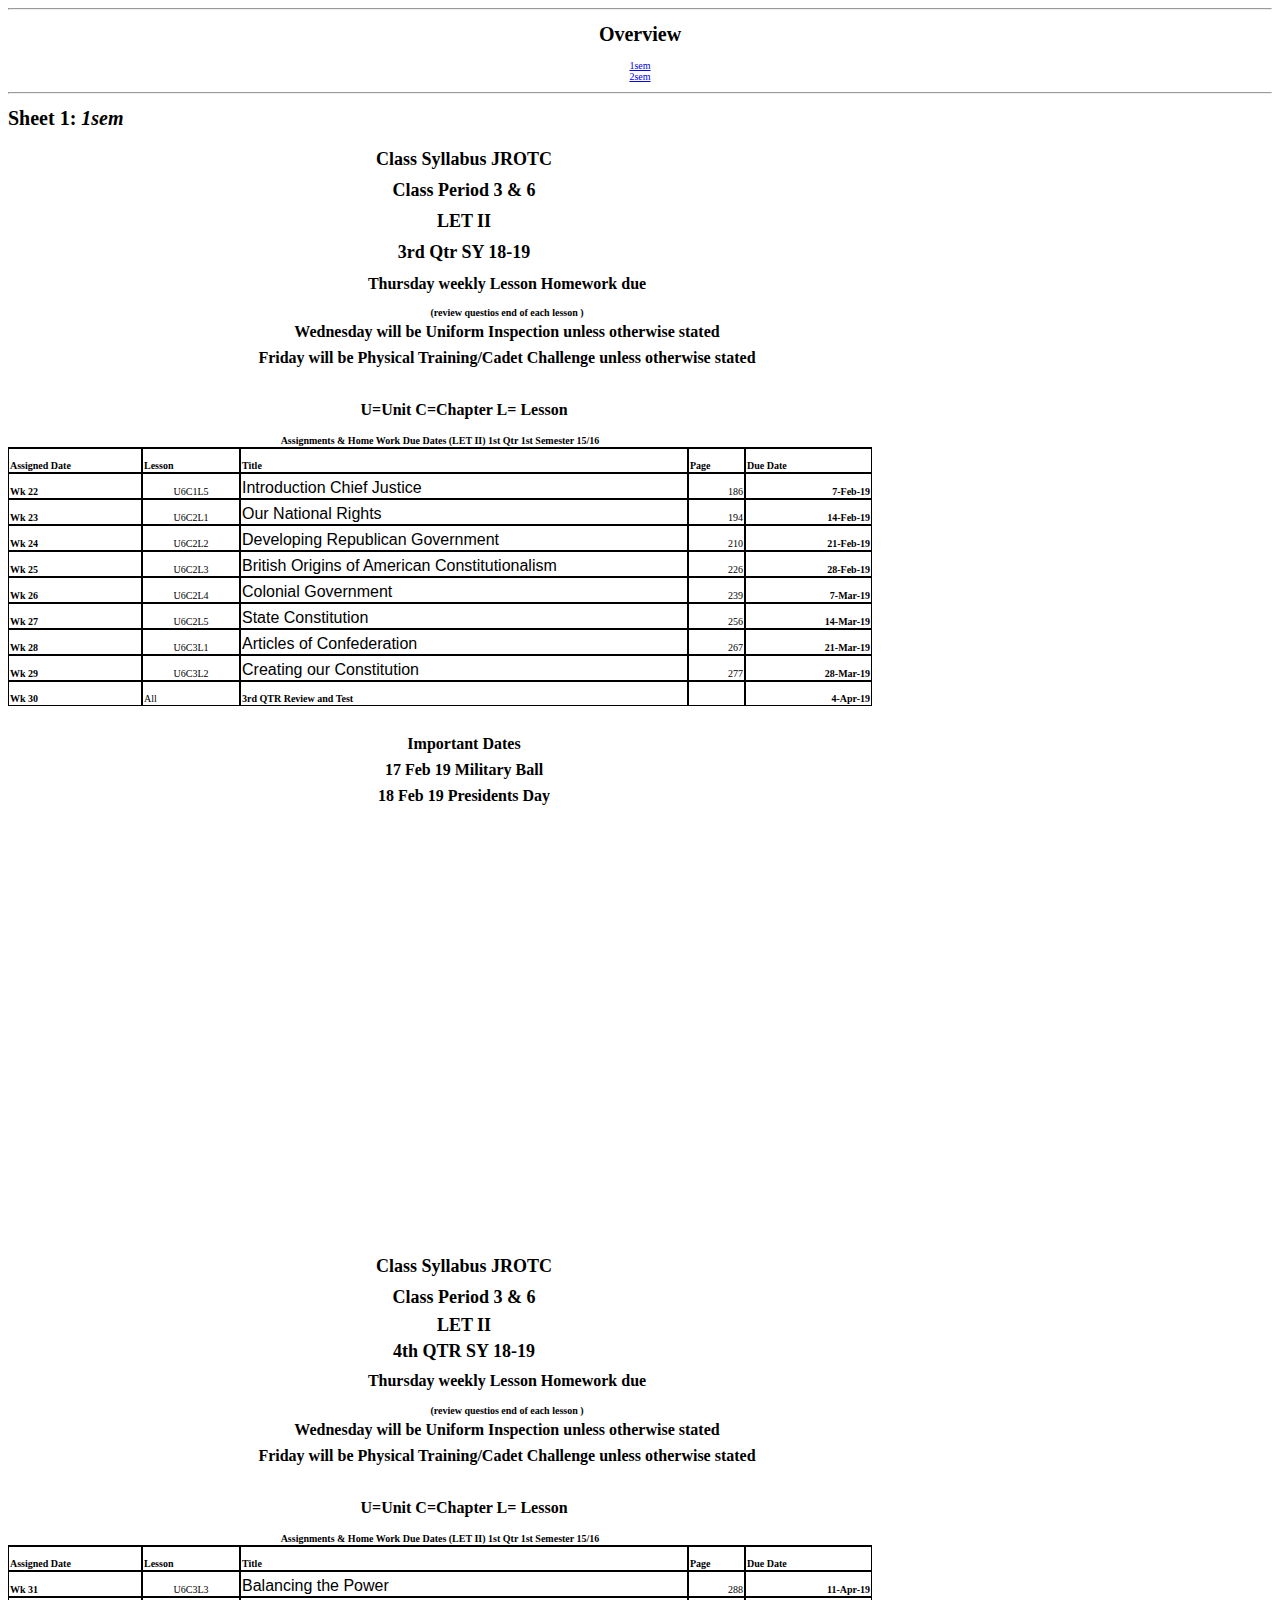
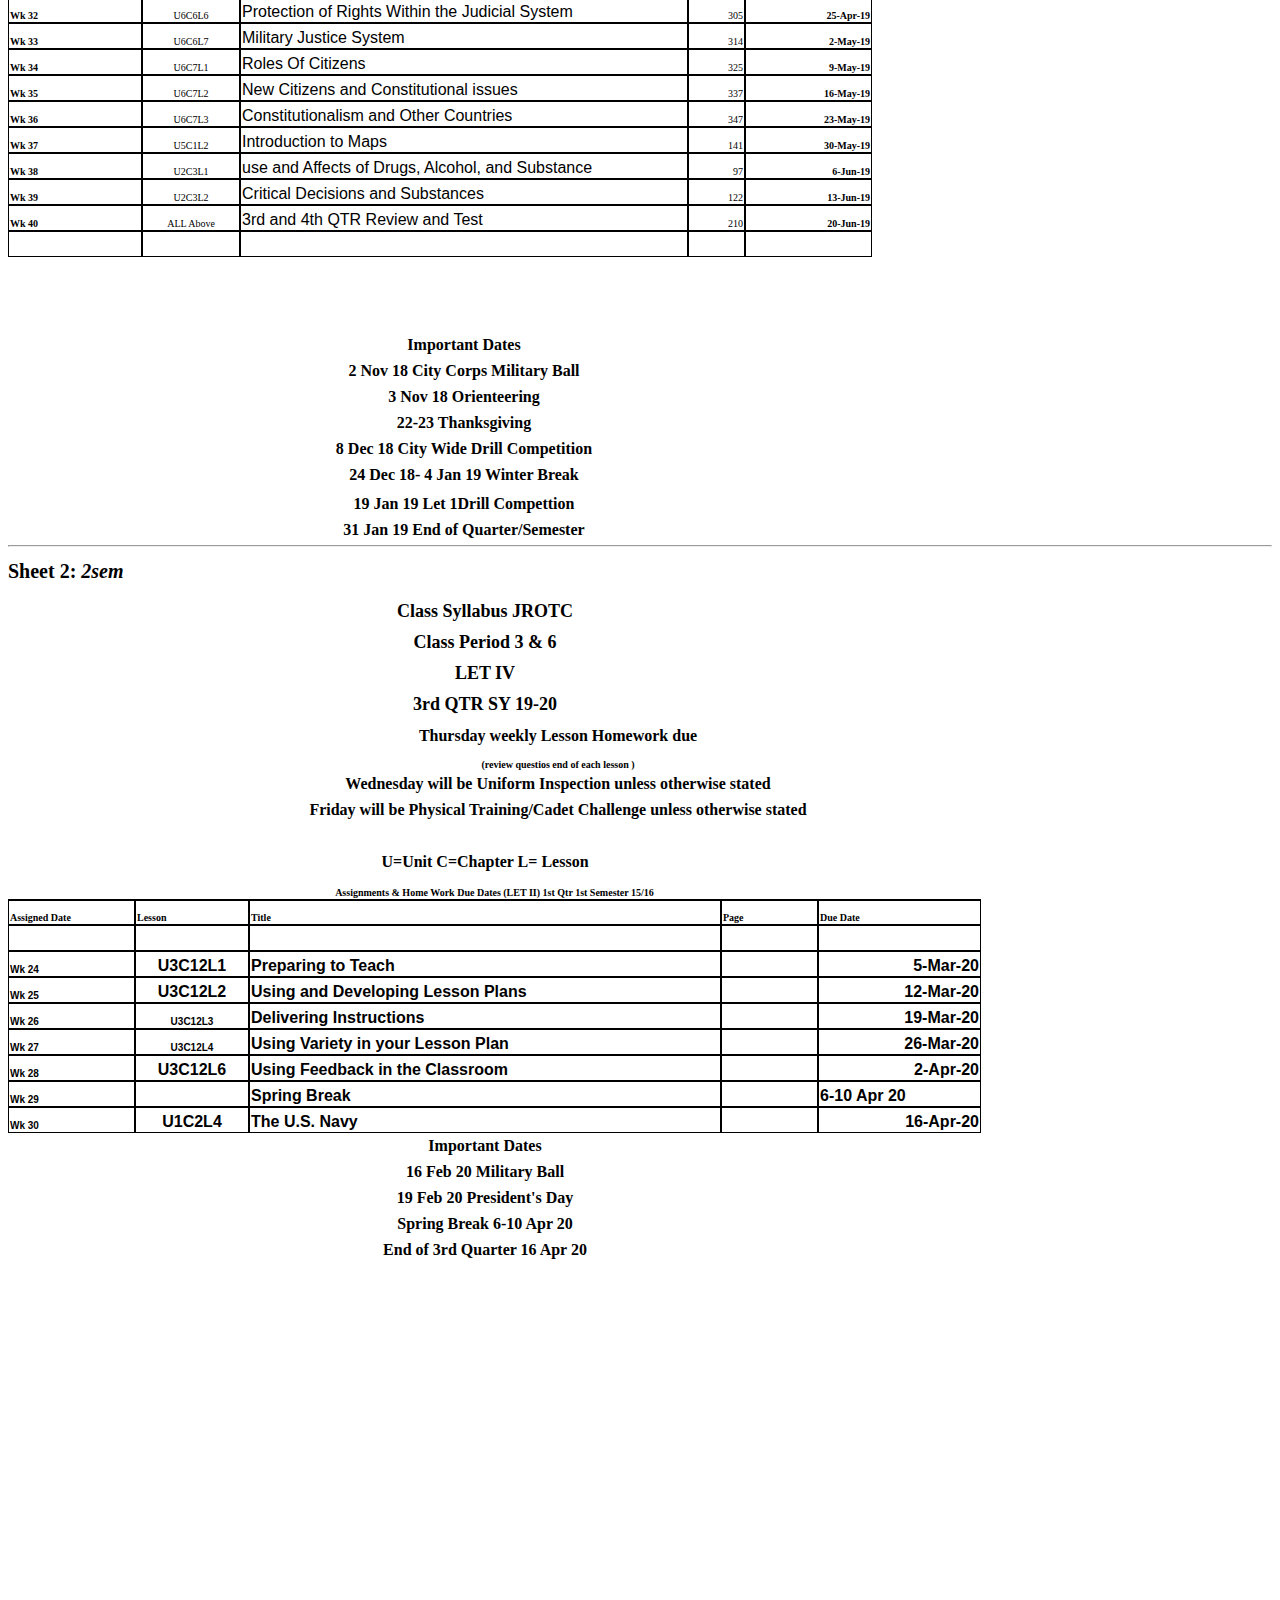
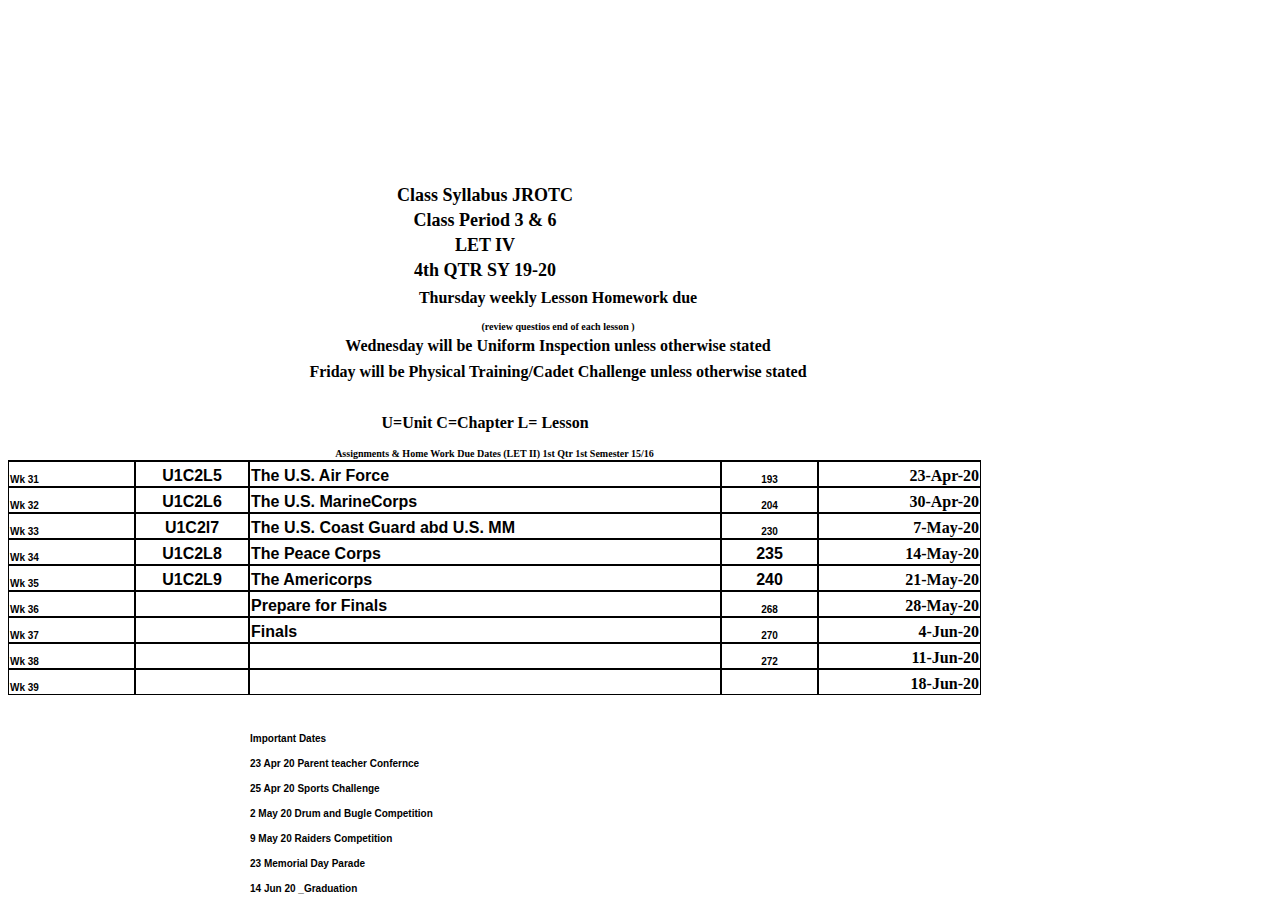
<file: assets/files/LETIVSyllabus2ndSem19-20-1.html>
<!DOCTYPE HTML PUBLIC "-//W3C//DTD HTML 4.0 Transitional//EN">

<html>
<head>
	
	<meta http-equiv="content-type" content="text/html; charset=windows-1252"/>
	<title></title>
	<meta name="generator" content="Trio Office 6.2.8.2 (Windows)"/>
	<meta name="author" content="rotc"/>
	<meta name="created" content="2011-06-24T02:16:29"/>
	<meta name="changedby" content="Villalobos, Jorge M"/>
	<meta name="changed" content="2020-03-05T14:58:17"/>
	<meta name="AppVersion" content="15.0300"/>
	<meta name="Company" content="Chicago Public Schools"/>
	<meta name="DocSecurity" content="0"/>
	<meta name="HyperlinksChanged" content="false"/>
	<meta name="LinksUpToDate" content="false"/>
	<meta name="ScaleCrop" content="false"/>
	<meta name="ShareDoc" content="false"/>
	
	<style type="text/css">
		body,div,table,thead,tbody,tfoot,tr,th,td,p { font-family:"Calibri"; font-size:x-small }
		a.comment-indicator:hover + comment { background:#ffd; position:absolute; display:block; border:1px solid black; padding:0.5em;  } 
		a.comment-indicator { background:red; display:inline-block; border:1px solid black; width:0.5em; height:0.5em;  } 
		comment { display:none;  } 
	</style>
	
</head>

<body>
<hr>
	<p><center>
		<h1>Overview</h1>
		<A HREF="#table0">1sem</A><br>
		<A HREF="#table1">2sem</A><br>
		
	</center></p>
<hr>
<A NAME="table0"><h1>Sheet 1: <em>1sem</em></h1></A>
<table cellspacing="0" border="0">
	<colgroup width="134"></colgroup>
	<colgroup width="98"></colgroup>
	<colgroup width="448"></colgroup>
	<colgroup width="57"></colgroup>
	<colgroup width="127"></colgroup>
	<tr>
		<td height="31" align="left" valign=bottom><font color="#000000"><br></font></td>
		<td align="left" valign=bottom><font color="#000000"><br></font></td>
		<td align="center" valign=middle><b><font face="Times New Roman" size=4 color="#000000">Class Syllabus JROTC</font></b></td>
		<td align="left" valign=bottom><font color="#000000"><br></font></td>
		<td align="left" valign=bottom><font color="#000000"><br></font></td>
	</tr>
	<tr>
		<td height="31" align="left" valign=bottom><font color="#000000"><br></font></td>
		<td align="left" valign=bottom><font color="#000000"><br></font></td>
		<td align="center" valign=middle><b><font face="Times New Roman" size=4 color="#000000">Class Period 3 &amp; 6</font></b></td>
		<td align="left" valign=bottom><font color="#000000"><br></font></td>
		<td align="left" valign=bottom><font color="#000000"><br></font></td>
	</tr>
	<tr>
		<td height="31" align="left" valign=bottom><font color="#000000"><br></font></td>
		<td align="left" valign=bottom><font color="#000000"><br></font></td>
		<td align="center" valign=middle><b><font face="Times New Roman" size=4 color="#000000">LET II</font></b></td>
		<td align="left" valign=bottom><font color="#000000"><br></font></td>
		<td align="left" valign=bottom><font color="#000000"><br></font></td>
	</tr>
	<tr>
		<td height="31" align="left" valign=bottom><font color="#000000"><br></font></td>
		<td align="left" valign=bottom><font color="#000000"><br></font></td>
		<td align="center" valign=middle><b><font face="Times New Roman" size=4 color="#000000">3rd Qtr SY 18-19</font></b></td>
		<td align="left" valign=bottom><font color="#000000"><br></font></td>
		<td align="left" valign=bottom><font color="#000000"><br></font></td>
	</tr>
	<tr>
		<td height="26" align="left" valign=bottom><font color="#000000"><br></font></td>
		<td colspan=4 align="center" valign=bottom><b><font size=3 color="#000000">Thursday weekly Lesson Homework due</font></b></td>
		</tr>
	<tr>
		<td height="25" align="left" valign=bottom><font color="#000000"><br></font></td>
		<td colspan=4 align="center" valign=bottom><b><font color="#000000">(review questios end of each lesson )</font></b></td>
		</tr>
	<tr>
		<td height="26" align="left" valign=bottom><font color="#000000"><br></font></td>
		<td colspan=4 align="center" valign=middle><b><font face="Times New Roman" size=3 color="#000000">Wednesday will be Uniform Inspection unless otherwise stated</font></b></td>
		</tr>
	<tr>
		<td height="26" align="left" valign=bottom><font color="#000000"><br></font></td>
		<td colspan=4 align="center" valign=middle><b><font face="Times New Roman" size=3 color="#000000">Friday will be Physical Training/Cadet Challenge unless otherwise stated</font></b></td>
		</tr>
	<tr>
		<td height="26" align="left" valign=bottom><font color="#000000"><br></font></td>
		<td align="center" valign=bottom><font color="#000000"><br></font></td>
		<td align="center" valign=middle><b><font face="Times New Roman" size=3 color="#000000"><br></font></b></td>
		<td align="center" valign=bottom><font color="#000000"><br></font></td>
		<td align="center" valign=bottom><font color="#000000"><br></font></td>
	</tr>
	<tr>
		<td height="26" align="left" valign=bottom><font color="#000000"><br></font></td>
		<td align="center" valign=bottom><font color="#000000"><br></font></td>
		<td align="center" valign=middle><b><font face="Times New Roman" size=3 color="#000000">U=Unit   C=Chapter   L= Lesson</font></b></td>
		<td align="center" valign=bottom><font color="#000000"><br></font></td>
		<td align="center" valign=bottom><font color="#000000"><br></font></td>
	</tr>
	<tr>
		<td style="border-bottom: 1px solid #000000" colspan=5 height="25" align="center" valign=bottom><b><font color="#000000">Assignments &amp; Home Work Due Dates (LET II) 1st Qtr 1st Semester 15/16</font></b></td>
		</tr>
	<tr>
		<td style="border-top: 1px solid #000000; border-bottom: 1px solid #000000; border-left: 1px solid #000000; border-right: 1px solid #000000" height="25" align="left" valign=bottom><b><font color="#000000">Assigned Date</font></b></td>
		<td style="border-top: 1px solid #000000; border-bottom: 1px solid #000000; border-left: 1px solid #000000; border-right: 1px solid #000000" align="left" valign=bottom><b><font color="#000000">Lesson</font></b></td>
		<td style="border-top: 1px solid #000000; border-bottom: 1px solid #000000; border-left: 1px solid #000000; border-right: 1px solid #000000" align="left" valign=bottom><b><font color="#000000">Title</font></b></td>
		<td style="border-top: 1px solid #000000; border-bottom: 1px solid #000000; border-left: 1px solid #000000; border-right: 1px solid #000000" align="left" valign=bottom><b><font color="#000000">Page</font></b></td>
		<td style="border-top: 1px solid #000000; border-bottom: 1px solid #000000; border-left: 1px solid #000000; border-right: 1px solid #000000" align="left" valign=bottom><b><font color="#000000">Due Date</font></b></td>
	</tr>
	<tr>
		<td style="border-top: 1px solid #000000; border-bottom: 1px solid #000000; border-left: 1px solid #000000; border-right: 1px solid #000000" height="26" align="left" valign=bottom sdnum="1033;1033;D-MMM"><b><font color="#000000">Wk 22</font></b></td>
		<td style="border-top: 1px solid #000000; border-bottom: 1px solid #000000; border-left: 1px solid #000000; border-right: 1px solid #000000" align="center" valign=bottom><font color="#000000">U6C1L5</font></td>
		<td style="border-top: 1px solid #000000; border-bottom: 1px solid #000000; border-left: 1px solid #000000; border-right: 1px solid #000000" align="left" valign=bottom><font face="Arial" size=3>Introduction Chief Justice</font></td>
		<td style="border-top: 1px solid #000000; border-bottom: 1px solid #000000; border-left: 1px solid #000000; border-right: 1px solid #000000" align="right" valign=bottom sdval="186" sdnum="1033;"><font color="#000000">186</font></td>
		<td style="border-top: 1px solid #000000; border-bottom: 1px solid #000000; border-left: 1px solid #000000; border-right: 1px solid #000000" align="right" valign=bottom sdval="43503" sdnum="1033;1033;D-MMM-YY"><b><font color="#000000">7-Feb-19</font></b></td>
	</tr>
	<tr>
		<td style="border-top: 1px solid #000000; border-bottom: 1px solid #000000; border-left: 1px solid #000000; border-right: 1px solid #000000" height="26" align="left" valign=bottom sdnum="1033;1033;D-MMM"><b><font color="#000000">Wk 23</font></b></td>
		<td style="border-top: 1px solid #000000; border-bottom: 1px solid #000000; border-left: 1px solid #000000; border-right: 1px solid #000000" align="center" valign=bottom><font color="#000000">U6C2L1</font></td>
		<td style="border-top: 1px solid #000000; border-bottom: 1px solid #000000; border-left: 1px solid #000000; border-right: 1px solid #000000" align="left" valign=bottom><font face="Arial" size=3 color="#000000">Our National Rights</font></td>
		<td style="border-top: 1px solid #000000; border-bottom: 1px solid #000000; border-left: 1px solid #000000; border-right: 1px solid #000000" align="right" valign=bottom sdval="194" sdnum="1033;"><font color="#000000">194</font></td>
		<td style="border-top: 1px solid #000000; border-bottom: 1px solid #000000; border-left: 1px solid #000000; border-right: 1px solid #000000" align="right" valign=bottom sdval="43510" sdnum="1033;1033;D-MMM-YY"><b><font color="#000000">14-Feb-19</font></b></td>
	</tr>
	<tr>
		<td style="border-top: 1px solid #000000; border-bottom: 1px solid #000000; border-left: 1px solid #000000; border-right: 1px solid #000000" height="26" align="left" valign=bottom sdnum="1033;1033;D-MMM"><b><font color="#000000">Wk 24</font></b></td>
		<td style="border-top: 1px solid #000000; border-bottom: 1px solid #000000; border-left: 1px solid #000000; border-right: 1px solid #000000" align="center" valign=bottom><font color="#000000">U6C2L2</font></td>
		<td style="border-top: 1px solid #000000; border-bottom: 1px solid #000000; border-left: 1px solid #000000; border-right: 1px solid #000000" align="left" valign=bottom><font face="Arial" size=3>Developing Republican Government</font></td>
		<td style="border-top: 1px solid #000000; border-bottom: 1px solid #000000; border-left: 1px solid #000000; border-right: 1px solid #000000" align="right" valign=bottom sdval="210" sdnum="1033;"><font color="#000000">210</font></td>
		<td style="border-top: 1px solid #000000; border-bottom: 1px solid #000000; border-left: 1px solid #000000; border-right: 1px solid #000000" align="right" valign=bottom sdval="43517" sdnum="1033;1033;D-MMM-YY"><b><font color="#000000">21-Feb-19</font></b></td>
	</tr>
	<tr>
		<td style="border-top: 1px solid #000000; border-bottom: 1px solid #000000; border-left: 1px solid #000000; border-right: 1px solid #000000" height="26" align="left" valign=bottom sdnum="1033;1033;D-MMM"><b><font color="#000000">Wk 25</font></b></td>
		<td style="border-top: 1px solid #000000; border-bottom: 1px solid #000000; border-left: 1px solid #000000; border-right: 1px solid #000000" align="center" valign=bottom><font color="#000000">U6C2L3</font></td>
		<td style="border-top: 1px solid #000000; border-bottom: 1px solid #000000; border-left: 1px solid #000000; border-right: 1px solid #000000" align="left" valign=bottom><font face="Arial" size=3>British Origins of American Constitutionalism</font></td>
		<td style="border-top: 1px solid #000000; border-bottom: 1px solid #000000; border-left: 1px solid #000000; border-right: 1px solid #000000" align="right" valign=bottom sdval="226" sdnum="1033;"><font color="#000000">226</font></td>
		<td style="border-top: 1px solid #000000; border-bottom: 1px solid #000000; border-left: 1px solid #000000; border-right: 1px solid #000000" align="right" valign=bottom sdval="43524" sdnum="1033;1033;D-MMM-YY"><b><font color="#000000">28-Feb-19</font></b></td>
	</tr>
	<tr>
		<td style="border-top: 1px solid #000000; border-bottom: 1px solid #000000; border-left: 1px solid #000000; border-right: 1px solid #000000" height="26" align="left" valign=bottom sdnum="1033;1033;D-MMM"><b><font color="#000000">Wk 26</font></b></td>
		<td style="border-top: 1px solid #000000; border-bottom: 1px solid #000000; border-left: 1px solid #000000; border-right: 1px solid #000000" align="center" valign=bottom><font color="#000000">U6C2L4</font></td>
		<td style="border-top: 1px solid #000000; border-bottom: 1px solid #000000; border-left: 1px solid #000000; border-right: 1px solid #000000" align="left" valign=bottom><font face="Arial" size=3>Colonial Government</font></td>
		<td style="border-top: 1px solid #000000; border-bottom: 1px solid #000000; border-left: 1px solid #000000; border-right: 1px solid #000000" align="right" valign=bottom sdval="239" sdnum="1033;"><font color="#000000">239</font></td>
		<td style="border-top: 1px solid #000000; border-bottom: 1px solid #000000; border-left: 1px solid #000000; border-right: 1px solid #000000" align="right" valign=bottom sdval="43531" sdnum="1033;1033;D-MMM-YY"><b><font color="#000000">7-Mar-19</font></b></td>
	</tr>
	<tr>
		<td style="border-top: 1px solid #000000; border-bottom: 1px solid #000000; border-left: 1px solid #000000; border-right: 1px solid #000000" height="26" align="left" valign=bottom sdnum="1033;1033;D-MMM"><b><font color="#000000">Wk 27</font></b></td>
		<td style="border-top: 1px solid #000000; border-bottom: 1px solid #000000; border-left: 1px solid #000000; border-right: 1px solid #000000" align="center" valign=bottom><font color="#000000">U6C2L5</font></td>
		<td style="border-top: 1px solid #000000; border-bottom: 1px solid #000000; border-left: 1px solid #000000; border-right: 1px solid #000000" align="left" valign=bottom><font face="Arial" size=3>State Constitution</font></td>
		<td style="border-top: 1px solid #000000; border-bottom: 1px solid #000000; border-left: 1px solid #000000; border-right: 1px solid #000000" align="right" valign=bottom sdval="256" sdnum="1033;"><font color="#000000">256</font></td>
		<td style="border-top: 1px solid #000000; border-bottom: 1px solid #000000; border-left: 1px solid #000000; border-right: 1px solid #000000" align="right" valign=bottom sdval="43538" sdnum="1033;1033;D-MMM-YY"><b><font color="#000000">14-Mar-19</font></b></td>
	</tr>
	<tr>
		<td style="border-top: 1px solid #000000; border-bottom: 1px solid #000000; border-left: 1px solid #000000; border-right: 1px solid #000000" height="26" align="left" valign=bottom sdnum="1033;1033;D-MMM"><b><font color="#000000">Wk 28</font></b></td>
		<td style="border-top: 1px solid #000000; border-bottom: 1px solid #000000; border-left: 1px solid #000000; border-right: 1px solid #000000" align="center" valign=bottom><font color="#000000">U6C3L1</font></td>
		<td style="border-top: 1px solid #000000; border-bottom: 1px solid #000000; border-left: 1px solid #000000; border-right: 1px solid #000000" align="left" valign=bottom><font face="Arial" size=3>Articles of Confederation</font></td>
		<td style="border-top: 1px solid #000000; border-bottom: 1px solid #000000; border-left: 1px solid #000000; border-right: 1px solid #000000" align="right" valign=bottom sdval="267" sdnum="1033;"><font color="#000000">267</font></td>
		<td style="border-top: 1px solid #000000; border-bottom: 1px solid #000000; border-left: 1px solid #000000; border-right: 1px solid #000000" align="right" valign=bottom sdval="43545" sdnum="1033;1033;D-MMM-YY"><b><font color="#000000">21-Mar-19</font></b></td>
	</tr>
	<tr>
		<td style="border-top: 1px solid #000000; border-bottom: 1px solid #000000; border-left: 1px solid #000000; border-right: 1px solid #000000" height="26" align="left" valign=bottom sdnum="1033;1033;D-MMM"><b><font color="#000000">Wk 29</font></b></td>
		<td style="border-top: 1px solid #000000; border-bottom: 1px solid #000000; border-left: 1px solid #000000; border-right: 1px solid #000000" align="center" valign=bottom><font color="#000000">U6C3L2</font></td>
		<td style="border-top: 1px solid #000000; border-bottom: 1px solid #000000; border-left: 1px solid #000000; border-right: 1px solid #000000" align="left" valign=bottom><font face="Arial" size=3>Creating our Constitution</font></td>
		<td style="border-top: 1px solid #000000; border-bottom: 1px solid #000000; border-left: 1px solid #000000; border-right: 1px solid #000000" align="right" valign=bottom sdval="277" sdnum="1033;"><font color="#000000">277</font></td>
		<td style="border-top: 1px solid #000000; border-bottom: 1px solid #000000; border-left: 1px solid #000000; border-right: 1px solid #000000" align="right" valign=bottom sdval="43552" sdnum="1033;1033;D-MMM-YY"><b><font color="#000000">28-Mar-19</font></b></td>
	</tr>
	<tr>
		<td style="border-top: 1px solid #000000; border-bottom: 1px solid #000000; border-left: 1px solid #000000; border-right: 1px solid #000000" height="25" align="left" valign=bottom><b><font color="#000000">Wk 30</font></b></td>
		<td style="border-top: 1px solid #000000; border-bottom: 1px solid #000000; border-left: 1px solid #000000; border-right: 1px solid #000000" align="left" valign=bottom><font color="#000000">All</font></td>
		<td style="border-top: 1px solid #000000; border-bottom: 1px solid #000000; border-left: 1px solid #000000; border-right: 1px solid #000000" align="left" valign=bottom><b><font color="#000000">3rd QTR Review and Test</font></b></td>
		<td style="border-top: 1px solid #000000; border-bottom: 1px solid #000000; border-left: 1px solid #000000; border-right: 1px solid #000000" align="left" valign=bottom><font color="#000000"><br></font></td>
		<td style="border-top: 1px solid #000000; border-bottom: 1px solid #000000; border-left: 1px solid #000000; border-right: 1px solid #000000" align="right" valign=bottom sdval="43559" sdnum="1033;1033;D-MMM-YY"><b><font color="#000000">4-Apr-19</font></b></td>
	</tr>
	<tr>
		<td height="25" align="left" valign=bottom><font color="#000000"><br></font></td>
		<td align="left" valign=bottom><font color="#000000"><br></font></td>
		<td align="left" valign=bottom><font color="#000000"><br></font></td>
		<td align="left" valign=bottom><font color="#000000"><br></font></td>
		<td align="left" valign=bottom><font color="#000000"><br></font></td>
	</tr>
	<tr>
		<td height="26" align="left" valign=bottom sdnum="1033;1033;D-MMM"><b><font color="#000000"><br></font></b></td>
		<td align="left" valign=bottom><font color="#000000"><br></font></td>
		<td align="center" valign=middle><b><font face="Times New Roman" size=3 color="#000000">Important Dates</font></b></td>
		<td align="left" valign=bottom><font color="#000000"><br></font></td>
		<td align="left" valign=bottom><font color="#000000"><br></font></td>
	</tr>
	<tr>
		<td height="26" align="left" valign=bottom sdnum="1033;1033;D-MMM"><b><font color="#000000"><br></font></b></td>
		<td align="left" valign=bottom><font color="#000000"><br></font></td>
		<td align="center" valign=middle><b><font face="Times New Roman" size=3 color="#000000">17 Feb 19 Military Ball</font></b></td>
		<td align="left" valign=bottom><font color="#000000"><br></font></td>
		<td align="left" valign=bottom><font color="#000000"><br></font></td>
	</tr>
	<tr>
		<td height="26" align="left" valign=bottom sdnum="1033;1033;D-MMM"><b><font color="#000000"><br></font></b></td>
		<td align="center" valign=bottom><font color="#000000"><br></font></td>
		<td align="center" valign=middle><b><font face="Times New Roman" size=3 color="#000000">18 Feb 19 Presidents Day</font></b></td>
		<td align="center" valign=bottom><font color="#000000"><br></font></td>
		<td align="left" valign=bottom><font color="#000000"><br></font></td>
	</tr>
	<tr>
		<td height="26" align="left" valign=bottom sdnum="1033;1033;D-MMM"><b><font color="#000000"><br></font></b></td>
		<td align="center" valign=bottom><font color="#000000"><br></font></td>
		<td align="center" valign=middle><b><font face="Times New Roman" size=3 color="#000000"> </font></b></td>
		<td align="center" valign=bottom><font color="#000000"><br></font></td>
		<td align="left" valign=bottom><font color="#000000"><br></font></td>
	</tr>
	<tr>
		<td height="26" align="left" valign=bottom sdnum="1033;1033;D-MMM"><b><font color="#000000"><br></font></b></td>
		<td align="center" valign=bottom><font color="#000000"><br></font></td>
		<td align="center" valign=middle><b><font face="Times New Roman" size=3 color="#000000"> </font></b></td>
		<td align="center" valign=bottom><font color="#000000"><br></font></td>
		<td align="left" valign=bottom><font color="#000000"><br></font></td>
	</tr>
	<tr>
		<td height="26" align="left" valign=bottom sdnum="1033;1033;D-MMM"><b><font color="#000000"><br></font></b></td>
		<td align="center" valign=bottom><font color="#000000"><br></font></td>
		<td align="center" valign=middle><b><font face="Times New Roman" size=3 color="#000000"><br></font></b></td>
		<td align="center" valign=bottom><font color="#000000"><br></font></td>
		<td align="left" valign=bottom><font color="#000000"><br></font></td>
	</tr>
	<tr>
		<td height="26" align="left" valign=bottom sdnum="1033;1033;D-MMM"><b><font color="#000000"><br></font></b></td>
		<td align="center" valign=bottom><font color="#000000"><br></font></td>
		<td align="center" valign=middle><b><font face="Times New Roman" size=3 color="#000000"><br></font></b></td>
		<td align="center" valign=bottom><font color="#000000"><br></font></td>
		<td align="left" valign=bottom><font color="#000000"><br></font></td>
	</tr>
	<tr>
		<td height="26" align="left" valign=bottom sdnum="1033;1033;D-MMM"><b><font color="#000000"><br></font></b></td>
		<td align="center" valign=bottom><font color="#000000"><br></font></td>
		<td align="center" valign=middle><b><font face="Times New Roman" size=3 color="#000000"><br></font></b></td>
		<td align="center" valign=bottom><font color="#000000"><br></font></td>
		<td align="left" valign=bottom><font color="#000000"><br></font></td>
	</tr>
	<tr>
		<td height="26" align="left" valign=bottom sdnum="1033;1033;D-MMM"><b><font color="#000000"><br></font></b></td>
		<td align="center" valign=bottom><font color="#000000"><br></font></td>
		<td align="center" valign=middle><b><font face="Times New Roman" size=3 color="#000000"><br></font></b></td>
		<td align="center" valign=bottom><font color="#000000"><br></font></td>
		<td align="left" valign=bottom><font color="#000000"><br></font></td>
	</tr>
	<tr>
		<td height="26" align="left" valign=bottom sdnum="1033;1033;D-MMM"><b><font color="#000000"><br></font></b></td>
		<td align="center" valign=bottom><font color="#000000"><br></font></td>
		<td align="center" valign=middle><b><font face="Times New Roman" size=3 color="#000000"><br></font></b></td>
		<td align="center" valign=bottom><font color="#000000"><br></font></td>
		<td align="left" valign=bottom><font color="#000000"><br></font></td>
	</tr>
	<tr>
		<td height="26" align="left" valign=bottom sdnum="1033;1033;D-MMM"><b><font color="#000000"><br></font></b></td>
		<td align="center" valign=bottom><font color="#000000"><br></font></td>
		<td align="center" valign=middle><b><font face="Times New Roman" size=3 color="#000000"><br></font></b></td>
		<td align="center" valign=bottom><font color="#000000"><br></font></td>
		<td align="left" valign=bottom><font color="#000000"><br></font></td>
	</tr>
	<tr>
		<td height="26" align="left" valign=bottom sdnum="1033;1033;D-MMM"><b><font color="#000000"><br></font></b></td>
		<td align="center" valign=bottom><font color="#000000"><br></font></td>
		<td align="center" valign=middle><b><font face="Times New Roman" size=3 color="#000000"><br></font></b></td>
		<td align="center" valign=bottom><font color="#000000"><br></font></td>
		<td align="left" valign=bottom><font color="#000000"><br></font></td>
	</tr>
	<tr>
		<td height="26" align="left" valign=bottom sdnum="1033;1033;D-MMM"><b><font color="#000000"><br></font></b></td>
		<td align="center" valign=bottom><font color="#000000"><br></font></td>
		<td align="center" valign=middle><b><font face="Times New Roman" size=3 color="#000000"><br></font></b></td>
		<td align="center" valign=bottom><font color="#000000"><br></font></td>
		<td align="left" valign=bottom><font color="#000000"><br></font></td>
	</tr>
	<tr>
		<td height="26" align="left" valign=bottom sdnum="1033;1033;D-MMM"><b><font color="#000000"><br></font></b></td>
		<td align="center" valign=bottom><font color="#000000"><br></font></td>
		<td align="center" valign=middle><b><font face="Times New Roman" size=3 color="#000000"><br></font></b></td>
		<td align="center" valign=bottom><font color="#000000"><br></font></td>
		<td align="left" valign=bottom><font color="#000000"><br></font></td>
	</tr>
	<tr>
		<td height="26" align="left" valign=bottom sdnum="1033;1033;D-MMM"><b><font color="#000000"><br></font></b></td>
		<td align="center" valign=bottom><font color="#000000"><br></font></td>
		<td align="center" valign=middle><b><font face="Times New Roman" size=3 color="#000000"><br></font></b></td>
		<td align="center" valign=bottom><font color="#000000"><br></font></td>
		<td align="left" valign=bottom><font color="#000000"><br></font></td>
	</tr>
	<tr>
		<td height="26" align="left" valign=bottom sdnum="1033;1033;D-MMM"><b><font color="#000000"><br></font></b></td>
		<td align="center" valign=bottom><font color="#000000"><br></font></td>
		<td align="center" valign=middle><b><font face="Times New Roman" size=3 color="#000000"><br></font></b></td>
		<td align="center" valign=bottom><font color="#000000"><br></font></td>
		<td align="left" valign=bottom><font color="#000000"><br></font></td>
	</tr>
	<tr>
		<td height="26" align="left" valign=bottom sdnum="1033;1033;D-MMM"><b><font color="#000000"><br></font></b></td>
		<td align="center" valign=bottom><font color="#000000"><br></font></td>
		<td align="center" valign=middle><b><font face="Times New Roman" size=3 color="#000000"><br></font></b></td>
		<td align="center" valign=bottom><font color="#000000"><br></font></td>
		<td align="left" valign=bottom><font color="#000000"><br></font></td>
	</tr>
	<tr>
		<td height="26" align="left" valign=bottom sdnum="1033;1033;D-MMM"><b><font color="#000000"><br></font></b></td>
		<td align="center" valign=bottom><font color="#000000"><br></font></td>
		<td align="center" valign=middle><b><font face="Times New Roman" size=3 color="#000000"><br></font></b></td>
		<td align="center" valign=bottom><font color="#000000"><br></font></td>
		<td align="left" valign=bottom><font color="#000000"><br></font></td>
	</tr>
	<tr>
		<td height="26" align="left" valign=bottom sdnum="1033;1033;D-MMM"><b><font color="#000000"><br></font></b></td>
		<td align="center" valign=bottom><font color="#000000"><br></font></td>
		<td align="center" valign=middle><b><font face="Times New Roman" size=3 color="#000000"><br></font></b></td>
		<td align="center" valign=bottom><font color="#000000"><br></font></td>
		<td align="left" valign=bottom><font color="#000000"><br></font></td>
	</tr>
	<tr>
		<td height="26" align="left" valign=bottom sdnum="1033;1033;D-MMM"><b><font color="#000000"><br></font></b></td>
		<td align="center" valign=bottom><font color="#000000"><br></font></td>
		<td align="center" valign=middle><b><font face="Times New Roman" size=3 color="#000000"><br></font></b></td>
		<td align="center" valign=bottom><font color="#000000"><br></font></td>
		<td align="left" valign=bottom><font color="#000000"><br></font></td>
	</tr>
	<tr>
		<td height="31" align="left" valign=bottom><font color="#000000"><br></font></td>
		<td align="left" valign=bottom><font color="#000000"><br></font></td>
		<td align="center" valign=middle><b><font face="Times New Roman" size=4 color="#000000">Class Syllabus JROTC</font></b></td>
		<td align="left" valign=bottom><font color="#000000"><br></font></td>
		<td align="left" valign=bottom><font color="#000000"><br></font></td>
	</tr>
	<tr>
		<td height="31" align="left" valign=bottom><font color="#000000"><br></font></td>
		<td align="left" valign=bottom><font color="#000000"><br></font></td>
		<td align="center" valign=middle><b><font face="Times New Roman" size=4 color="#000000">Class Period 3 &amp; 6</font></b></td>
		<td align="left" valign=bottom><font color="#000000"><br></font></td>
		<td align="left" valign=bottom><font color="#000000"><br></font></td>
	</tr>
	<tr>
		<td height="26" align="left" valign=bottom><font color="#000000"><br></font></td>
		<td align="left" valign=bottom><font color="#000000"><br></font></td>
		<td align="center" valign=middle><b><font face="Times New Roman" size=4 color="#000000">LET II</font></b></td>
		<td align="left" valign=bottom><font color="#000000"><br></font></td>
		<td align="left" valign=bottom><font color="#000000"><br></font></td>
	</tr>
	<tr>
		<td height="26" align="left" valign=bottom><font color="#000000"><br></font></td>
		<td align="left" valign=bottom><font color="#000000"><br></font></td>
		<td align="center" valign=middle><b><font face="Times New Roman" size=4 color="#000000">4th QTR SY 18-19</font></b></td>
		<td align="left" valign=bottom><font color="#000000"><br></font></td>
		<td align="left" valign=bottom><font color="#000000"><br></font></td>
	</tr>
	<tr>
		<td height="26" align="left" valign=bottom><font color="#000000"><br></font></td>
		<td colspan=4 align="center" valign=bottom><b><font size=3 color="#000000">Thursday weekly Lesson Homework due</font></b></td>
		</tr>
	<tr>
		<td height="26" align="left" valign=bottom><font color="#000000"><br></font></td>
		<td colspan=4 align="center" valign=bottom><b><font color="#000000">(review questios end of each lesson )</font></b></td>
		</tr>
	<tr>
		<td height="26" align="left" valign=bottom><font color="#000000"><br></font></td>
		<td colspan=4 align="center" valign=middle><b><font face="Times New Roman" size=3 color="#000000">Wednesday will be Uniform Inspection unless otherwise stated</font></b></td>
		</tr>
	<tr>
		<td height="26" align="left" valign=bottom><font color="#000000"><br></font></td>
		<td colspan=4 align="center" valign=middle><b><font face="Times New Roman" size=3 color="#000000">Friday will be Physical Training/Cadet Challenge unless otherwise stated</font></b></td>
		</tr>
	<tr>
		<td height="26" align="left" valign=bottom><font color="#000000"><br></font></td>
		<td align="center" valign=bottom><font color="#000000"><br></font></td>
		<td align="center" valign=middle><b><font face="Times New Roman" size=3 color="#000000"><br></font></b></td>
		<td align="center" valign=bottom><font color="#000000"><br></font></td>
		<td align="center" valign=bottom><font color="#000000"><br></font></td>
	</tr>
	<tr>
		<td height="26" align="left" valign=bottom><font color="#000000"><br></font></td>
		<td align="center" valign=bottom><font color="#000000"><br></font></td>
		<td align="center" valign=middle><b><font face="Times New Roman" size=3 color="#000000">U=Unit   C=Chapter   L= Lesson</font></b></td>
		<td align="center" valign=bottom><font color="#000000"><br></font></td>
		<td align="center" valign=bottom><font color="#000000"><br></font></td>
	</tr>
	<tr>
		<td style="border-bottom: 1px solid #000000" colspan=5 height="25" align="center" valign=bottom><b><font color="#000000">Assignments &amp; Home Work Due Dates (LET II) 1st Qtr 1st Semester 15/16</font></b></td>
		</tr>
	<tr>
		<td style="border-top: 1px solid #000000; border-bottom: 1px solid #000000; border-left: 1px solid #000000; border-right: 1px solid #000000" height="25" align="left" valign=bottom><b><font color="#000000">Assigned Date</font></b></td>
		<td style="border-top: 1px solid #000000; border-bottom: 1px solid #000000; border-left: 1px solid #000000; border-right: 1px solid #000000" align="left" valign=bottom><b><font color="#000000">Lesson</font></b></td>
		<td style="border-top: 1px solid #000000; border-bottom: 1px solid #000000; border-left: 1px solid #000000; border-right: 1px solid #000000" align="left" valign=bottom><b><font color="#000000">Title</font></b></td>
		<td style="border-top: 1px solid #000000; border-bottom: 1px solid #000000; border-left: 1px solid #000000; border-right: 1px solid #000000" align="left" valign=bottom><b><font color="#000000">Page</font></b></td>
		<td style="border-top: 1px solid #000000; border-bottom: 1px solid #000000; border-left: 1px solid #000000; border-right: 1px solid #000000" align="left" valign=bottom><b><font color="#000000">Due Date</font></b></td>
	</tr>
	<tr>
		<td style="border-top: 1px solid #000000; border-bottom: 1px solid #000000; border-left: 1px solid #000000; border-right: 1px solid #000000" height="26" align="left" valign=bottom sdnum="1033;1033;D-MMM"><b><font color="#000000">Wk 31</font></b></td>
		<td style="border-top: 1px solid #000000; border-bottom: 1px solid #000000; border-left: 1px solid #000000; border-right: 1px solid #000000" align="center" valign=bottom><font color="#000000">U6C3L3</font></td>
		<td style="border-top: 1px solid #000000; border-bottom: 1px solid #000000; border-left: 1px solid #000000; border-right: 1px solid #000000" align="left" valign=bottom><font face="Arial" size=3>Balancing the Power</font></td>
		<td style="border-top: 1px solid #000000; border-bottom: 1px solid #000000; border-left: 1px solid #000000; border-right: 1px solid #000000" align="right" valign=bottom sdval="288" sdnum="1033;"><font color="#000000">288</font></td>
		<td style="border-top: 1px solid #000000; border-bottom: 1px solid #000000; border-left: 1px solid #000000; border-right: 1px solid #000000" align="right" valign=bottom sdval="43566" sdnum="1033;1033;D-MMM-YY"><b><font color="#000000">11-Apr-19</font></b></td>
	</tr>
	<tr>
		<td style="border-top: 1px solid #000000; border-bottom: 1px solid #000000; border-left: 1px solid #000000; border-right: 1px solid #000000" height="26" align="left" valign=bottom sdnum="1033;1033;D-MMM"><b><font color="#000000">Wk 32</font></b></td>
		<td style="border-top: 1px solid #000000; border-bottom: 1px solid #000000; border-left: 1px solid #000000; border-right: 1px solid #000000" align="center" valign=bottom><font color="#000000">U6C6L6</font></td>
		<td style="border-top: 1px solid #000000; border-bottom: 1px solid #000000; border-left: 1px solid #000000; border-right: 1px solid #000000" align="left" valign=bottom><font face="Arial" size=3>Protection of Rights Within the Judicial System</font></td>
		<td style="border-top: 1px solid #000000; border-bottom: 1px solid #000000; border-left: 1px solid #000000; border-right: 1px solid #000000" align="right" valign=bottom sdval="305" sdnum="1033;"><font color="#000000">305</font></td>
		<td style="border-top: 1px solid #000000; border-bottom: 1px solid #000000; border-left: 1px solid #000000; border-right: 1px solid #000000" align="right" valign=bottom sdval="43580" sdnum="1033;1033;D-MMM-YY"><b><font color="#000000">25-Apr-19</font></b></td>
	</tr>
	<tr>
		<td style="border-top: 1px solid #000000; border-bottom: 1px solid #000000; border-left: 1px solid #000000; border-right: 1px solid #000000" height="26" align="left" valign=bottom sdnum="1033;1033;D-MMM"><b><font color="#000000">Wk 33</font></b></td>
		<td style="border-top: 1px solid #000000; border-bottom: 1px solid #000000; border-left: 1px solid #000000; border-right: 1px solid #000000" align="center" valign=bottom><font color="#000000">U6C6L7</font></td>
		<td style="border-top: 1px solid #000000; border-bottom: 1px solid #000000; border-left: 1px solid #000000; border-right: 1px solid #000000" align="left" valign=bottom><font face="Arial" size=3>Military Justice System</font></td>
		<td style="border-top: 1px solid #000000; border-bottom: 1px solid #000000; border-left: 1px solid #000000; border-right: 1px solid #000000" align="right" valign=bottom sdval="314" sdnum="1033;"><font color="#000000">314</font></td>
		<td style="border-top: 1px solid #000000; border-bottom: 1px solid #000000; border-left: 1px solid #000000; border-right: 1px solid #000000" align="right" valign=bottom sdval="43587" sdnum="1033;1033;D-MMM-YY"><b><font color="#000000">2-May-19</font></b></td>
	</tr>
	<tr>
		<td style="border-top: 1px solid #000000; border-bottom: 1px solid #000000; border-left: 1px solid #000000; border-right: 1px solid #000000" height="26" align="left" valign=bottom sdnum="1033;1033;D-MMM"><b><font color="#000000">Wk 34</font></b></td>
		<td style="border-top: 1px solid #000000; border-bottom: 1px solid #000000; border-left: 1px solid #000000; border-right: 1px solid #000000" align="center" valign=bottom><font color="#000000"> U6C7L1</font></td>
		<td style="border-top: 1px solid #000000; border-bottom: 1px solid #000000; border-left: 1px solid #000000; border-right: 1px solid #000000" align="left" valign=bottom><font face="Arial" size=3>Roles Of Citizens</font></td>
		<td style="border-top: 1px solid #000000; border-bottom: 1px solid #000000; border-left: 1px solid #000000; border-right: 1px solid #000000" align="right" valign=bottom sdval="325" sdnum="1033;"><font color="#000000">325</font></td>
		<td style="border-top: 1px solid #000000; border-bottom: 1px solid #000000; border-left: 1px solid #000000; border-right: 1px solid #000000" align="right" valign=bottom sdval="43594" sdnum="1033;1033;D-MMM-YY"><b><font color="#000000">9-May-19</font></b></td>
	</tr>
	<tr>
		<td style="border-top: 1px solid #000000; border-bottom: 1px solid #000000; border-left: 1px solid #000000; border-right: 1px solid #000000" height="26" align="left" valign=bottom sdnum="1033;1033;D-MMM"><b><font color="#000000">Wk 35</font></b></td>
		<td style="border-top: 1px solid #000000; border-bottom: 1px solid #000000; border-left: 1px solid #000000; border-right: 1px solid #000000" align="center" valign=bottom><font color="#000000">U6C7L2</font></td>
		<td style="border-top: 1px solid #000000; border-bottom: 1px solid #000000; border-left: 1px solid #000000; border-right: 1px solid #000000" align="left" valign=bottom><font face="Arial" size=3>New Citizens and Constitutional issues</font></td>
		<td style="border-top: 1px solid #000000; border-bottom: 1px solid #000000; border-left: 1px solid #000000; border-right: 1px solid #000000" align="right" valign=bottom sdval="337" sdnum="1033;"><font color="#000000">337</font></td>
		<td style="border-top: 1px solid #000000; border-bottom: 1px solid #000000; border-left: 1px solid #000000; border-right: 1px solid #000000" align="right" valign=bottom sdval="43601" sdnum="1033;1033;D-MMM-YY"><b><font color="#000000">16-May-19</font></b></td>
	</tr>
	<tr>
		<td style="border-top: 1px solid #000000; border-bottom: 1px solid #000000; border-left: 1px solid #000000; border-right: 1px solid #000000" height="26" align="left" valign=bottom sdnum="1033;1033;D-MMM"><b><font color="#000000">Wk 36</font></b></td>
		<td style="border-top: 1px solid #000000; border-bottom: 1px solid #000000; border-left: 1px solid #000000; border-right: 1px solid #000000" align="center" valign=bottom><font color="#000000">U6C7L3</font></td>
		<td style="border-top: 1px solid #000000; border-bottom: 1px solid #000000; border-left: 1px solid #000000; border-right: 1px solid #000000" align="left" valign=bottom><font face="Arial" size=3>Constitutionalism and Other Countries</font></td>
		<td style="border-top: 1px solid #000000; border-bottom: 1px solid #000000; border-left: 1px solid #000000; border-right: 1px solid #000000" align="right" valign=bottom sdval="347" sdnum="1033;"><font color="#000000">347</font></td>
		<td style="border-top: 1px solid #000000; border-bottom: 1px solid #000000; border-left: 1px solid #000000; border-right: 1px solid #000000" align="right" valign=bottom sdval="43608" sdnum="1033;1033;D-MMM-YY"><b><font color="#000000">23-May-19</font></b></td>
	</tr>
	<tr>
		<td style="border-top: 1px solid #000000; border-bottom: 1px solid #000000; border-left: 1px solid #000000; border-right: 1px solid #000000" height="26" align="left" valign=bottom sdnum="1033;1033;D-MMM"><b><font color="#000000">Wk 37</font></b></td>
		<td style="border-top: 1px solid #000000; border-bottom: 1px solid #000000; border-left: 1px solid #000000; border-right: 1px solid #000000" align="center" valign=bottom><font color="#000000">U5C1L2</font></td>
		<td style="border-top: 1px solid #000000; border-bottom: 1px solid #000000; border-left: 1px solid #000000; border-right: 1px solid #000000" align="left" valign=bottom><font face="Arial" size=3>Introduction to Maps</font></td>
		<td style="border-top: 1px solid #000000; border-bottom: 1px solid #000000; border-left: 1px solid #000000; border-right: 1px solid #000000" align="right" valign=bottom sdval="141" sdnum="1033;"><font color="#000000">141</font></td>
		<td style="border-top: 1px solid #000000; border-bottom: 1px solid #000000; border-left: 1px solid #000000; border-right: 1px solid #000000" align="right" valign=bottom sdval="43615" sdnum="1033;1033;D-MMM-YY"><b><font color="#000000">30-May-19</font></b></td>
	</tr>
	<tr>
		<td style="border-top: 1px solid #000000; border-bottom: 1px solid #000000; border-left: 1px solid #000000; border-right: 1px solid #000000" height="26" align="left" valign=bottom sdnum="1033;1033;D-MMM"><b><font color="#000000">Wk 38</font></b></td>
		<td style="border-top: 1px solid #000000; border-bottom: 1px solid #000000; border-left: 1px solid #000000; border-right: 1px solid #000000" align="center" valign=bottom><font color="#000000">U2C3L1</font></td>
		<td style="border-top: 1px solid #000000; border-bottom: 1px solid #000000; border-left: 1px solid #000000; border-right: 1px solid #000000" align="left" valign=bottom><font face="Arial" size=3>use and Affects of Drugs, Alcohol, and Substance</font></td>
		<td style="border-top: 1px solid #000000; border-bottom: 1px solid #000000; border-left: 1px solid #000000; border-right: 1px solid #000000" align="right" valign=bottom sdval="97" sdnum="1033;"><font color="#000000">97</font></td>
		<td style="border-top: 1px solid #000000; border-bottom: 1px solid #000000; border-left: 1px solid #000000; border-right: 1px solid #000000" align="right" valign=bottom sdval="43622" sdnum="1033;1033;D-MMM-YY"><b><font color="#000000">6-Jun-19</font></b></td>
	</tr>
	<tr>
		<td style="border-top: 1px solid #000000; border-bottom: 1px solid #000000; border-left: 1px solid #000000; border-right: 1px solid #000000" height="26" align="left" valign=bottom><b><font color="#000000">Wk 39</font></b></td>
		<td style="border-top: 1px solid #000000; border-bottom: 1px solid #000000; border-left: 1px solid #000000; border-right: 1px solid #000000" align="center" valign=bottom><font color="#000000">U2C3L2</font></td>
		<td style="border-top: 1px solid #000000; border-bottom: 1px solid #000000; border-left: 1px solid #000000; border-right: 1px solid #000000" align="left" valign=bottom><font face="Arial" size=3 color="#000000">Critical Decisions and Substances</font></td>
		<td style="border-top: 1px solid #000000; border-bottom: 1px solid #000000; border-left: 1px solid #000000; border-right: 1px solid #000000" align="right" valign=bottom sdval="122" sdnum="1033;"><font color="#000000">122</font></td>
		<td style="border-top: 1px solid #000000; border-bottom: 1px solid #000000; border-left: 1px solid #000000; border-right: 1px solid #000000" align="right" valign=bottom sdval="43629" sdnum="1033;1033;D-MMM-YY"><b><font color="#000000">13-Jun-19</font></b></td>
	</tr>
	<tr>
		<td style="border-top: 1px solid #000000; border-bottom: 1px solid #000000; border-left: 1px solid #000000; border-right: 1px solid #000000" height="26" align="left" valign=bottom sdnum="1033;1033;D-MMM"><b><font color="#000000">Wk 40</font></b></td>
		<td style="border-top: 1px solid #000000; border-bottom: 1px solid #000000; border-left: 1px solid #000000; border-right: 1px solid #000000" align="center" valign=bottom><font color="#000000">ALL Above</font></td>
		<td style="border-top: 1px solid #000000; border-bottom: 1px solid #000000; border-left: 1px solid #000000; border-right: 1px solid #000000" align="left" valign=bottom><font face="Arial" size=3>3rd and 4th QTR Review and Test</font></td>
		<td style="border-top: 1px solid #000000; border-bottom: 1px solid #000000; border-left: 1px solid #000000; border-right: 1px solid #000000" align="right" valign=bottom sdval="210" sdnum="1033;"><font color="#000000">210</font></td>
		<td style="border-top: 1px solid #000000; border-bottom: 1px solid #000000; border-left: 1px solid #000000; border-right: 1px solid #000000" align="right" valign=bottom sdval="43636" sdnum="1033;1033;D-MMM-YY"><b><font color="#000000">20-Jun-19</font></b></td>
	</tr>
	<tr>
		<td style="border-top: 1px solid #000000; border-bottom: 1px solid #000000; border-left: 1px solid #000000; border-right: 1px solid #000000" height="26" align="left" valign=bottom sdnum="1033;1033;D-MMM"><b><font color="#000000"> </font></b></td>
		<td style="border-top: 1px solid #000000; border-bottom: 1px solid #000000; border-left: 1px solid #000000; border-right: 1px solid #000000" align="center" valign=bottom><font color="#000000"> </font></td>
		<td style="border-top: 1px solid #000000; border-bottom: 1px solid #000000; border-left: 1px solid #000000; border-right: 1px solid #000000" align="left" valign=bottom><font face="Arial" size=3> </font></td>
		<td style="border-top: 1px solid #000000; border-bottom: 1px solid #000000; border-left: 1px solid #000000; border-right: 1px solid #000000" align="left" valign=bottom><font color="#000000"><br></font></td>
		<td style="border-top: 1px solid #000000; border-bottom: 1px solid #000000; border-left: 1px solid #000000; border-right: 1px solid #000000" align="left" valign=bottom><font color="#000000"><br></font></td>
	</tr>
	<tr>
		<td height="25" align="left" valign=bottom sdnum="1033;1033;D-MMM"><b><font color="#000000"><br></font></b></td>
		<td align="center" valign=bottom><font color="#000000"><br></font></td>
		<td align="left" valign=bottom><font color="#000000"><br></font></td>
		<td align="center" valign=bottom><font color="#000000"><br></font></td>
		<td align="left" valign=bottom><font color="#000000"><br></font></td>
	</tr>
	<tr>
		<td height="25" align="left" valign=bottom sdnum="1033;1033;D-MMM"><b><font color="#000000"><br></font></b></td>
		<td align="center" valign=bottom><font color="#000000"><br></font></td>
		<td align="left" valign=bottom><font color="#000000"><br></font></td>
		<td align="center" valign=bottom><font color="#000000"><br></font></td>
		<td align="left" valign=bottom><font color="#000000"><br></font></td>
	</tr>
	<tr>
		<td height="25" align="left" valign=bottom sdnum="1033;1033;D-MMM"><b><font color="#000000"><br></font></b></td>
		<td align="center" valign=bottom><font color="#000000"><br></font></td>
		<td align="left" valign=bottom><font color="#000000"><br></font></td>
		<td align="center" valign=bottom><font color="#000000"><br></font></td>
		<td align="left" valign=bottom><font color="#000000"><br></font></td>
	</tr>
	<tr>
		<td height="26" align="left" valign=bottom><font color="#000000"><br></font></td>
		<td align="left" valign=bottom><font color="#000000"><br></font></td>
		<td align="center" valign=middle><b><font face="Times New Roman" size=3 color="#000000">Important Dates</font></b></td>
		<td align="left" valign=bottom><font color="#000000"><br></font></td>
		<td align="left" valign=bottom><font color="#000000"><br></font></td>
	</tr>
	<tr>
		<td height="26" align="left" valign=bottom><font color="#000000"><br></font></td>
		<td align="left" valign=bottom><font color="#000000"><br></font></td>
		<td align="center" valign=middle><b><font face="Times New Roman" size=3 color="#000000">2 Nov 18 City Corps Military Ball</font></b></td>
		<td align="left" valign=bottom><font color="#000000"><br></font></td>
		<td align="left" valign=bottom><font color="#000000"><br></font></td>
	</tr>
	<tr>
		<td height="26" align="left" valign=bottom><font color="#000000"><br></font></td>
		<td align="left" valign=bottom><font color="#000000"><br></font></td>
		<td align="center" valign=middle><b><font face="Times New Roman" size=3 color="#000000">3 Nov 18 Orienteering</font></b></td>
		<td align="left" valign=bottom><font color="#000000"><br></font></td>
		<td align="left" valign=bottom><font color="#000000"><br></font></td>
	</tr>
	<tr>
		<td height="26" align="left" valign=bottom><font color="#000000"><br></font></td>
		<td align="left" valign=bottom><font color="#000000"><br></font></td>
		<td align="center" valign=middle><b><font face="Times New Roman" size=3 color="#000000">22-23 Thanksgiving</font></b></td>
		<td align="left" valign=bottom><font color="#000000"><br></font></td>
		<td align="left" valign=bottom><font color="#000000"><br></font></td>
	</tr>
	<tr>
		<td height="26" align="left" valign=bottom><font color="#000000"><br></font></td>
		<td align="left" valign=bottom><font color="#000000"><br></font></td>
		<td align="center" valign=middle><b><font face="Times New Roman" size=3 color="#000000"> 8 Dec 18 City Wide Drill Competition</font></b></td>
		<td align="left" valign=bottom><font color="#000000"><br></font></td>
		<td align="left" valign=bottom><font color="#000000"><br></font></td>
	</tr>
	<tr>
		<td height="26" align="left" valign=bottom><font color="#000000"><br></font></td>
		<td align="left" valign=bottom><font color="#000000"><br></font></td>
		<td align="center" valign=middle><b><font face="Times New Roman" size=3 color="#000000">24 Dec 18- 4 Jan 19 Winter Break</font></b></td>
		<td align="left" valign=bottom><font color="#000000"><br></font></td>
		<td align="left" valign=bottom><font color="#000000"><br></font></td>
	</tr>
	<tr>
		<td height="26" align="left" valign=bottom><font color="#000000"><br></font></td>
		<td align="left" valign=bottom><font color="#000000"><br></font></td>
		<td align="center" valign=bottom><b><font face="Times New Roman" size=3 color="#000000">19 Jan 19 Let 1Drill Compettion</font></b></td>
		<td align="left" valign=bottom><font color="#000000"><br></font></td>
		<td align="left" valign=bottom><font color="#000000"><br></font></td>
	</tr>
	<tr>
		<td height="26" align="left" valign=bottom><font color="#000000"><br></font></td>
		<td align="left" valign=bottom><font color="#000000"><br></font></td>
		<td align="center" valign=bottom><b><font face="Times New Roman" size=3 color="#000000">31 Jan 19 End of Quarter/Semester</font></b></td>
		<td align="left" valign=bottom><font color="#000000"><br></font></td>
		<td align="left" valign=bottom><font color="#000000"><br></font></td>
	</tr>
</table>
<!-- ************************************************************************** -->
<hr>
<A NAME="table1"><h1>Sheet 2: <em>2sem</em></h1></A>
<table cellspacing="0" border="0">
	<colgroup width="127"></colgroup>
	<colgroup width="114"></colgroup>
	<colgroup width="472"></colgroup>
	<colgroup width="97"></colgroup>
	<colgroup width="163"></colgroup>
	<tr>
		<td height="31" align="left" valign=bottom><font color="#000000"><br></font></td>
		<td align="left" valign=bottom><font color="#000000"><br></font></td>
		<td align="center" valign=middle><b><font face="Times New Roman" size=4 color="#000000">Class Syllabus JROTC</font></b></td>
		<td align="left" valign=bottom><font color="#000000"><br></font></td>
		<td align="left" valign=bottom><font color="#000000"><br></font></td>
	</tr>
	<tr>
		<td height="31" align="left" valign=bottom><font color="#000000"><br></font></td>
		<td align="left" valign=bottom><font color="#000000"><br></font></td>
		<td align="center" valign=middle><b><font face="Times New Roman" size=4 color="#000000">Class Period 3 &amp; 6</font></b></td>
		<td align="left" valign=bottom><font color="#000000"><br></font></td>
		<td align="left" valign=bottom><font color="#000000"><br></font></td>
	</tr>
	<tr>
		<td height="31" align="left" valign=bottom><font color="#000000"><br></font></td>
		<td align="left" valign=bottom><font color="#000000"><br></font></td>
		<td align="center" valign=middle><b><font face="Times New Roman" size=4 color="#000000">LET IV</font></b></td>
		<td align="left" valign=bottom><font color="#000000"><br></font></td>
		<td align="left" valign=bottom><font color="#000000"><br></font></td>
	</tr>
	<tr>
		<td height="31" align="left" valign=bottom><font color="#000000"><br></font></td>
		<td align="left" valign=bottom><font color="#000000"><br></font></td>
		<td align="center" valign=middle><b><font face="Times New Roman" size=4 color="#000000">3rd QTR SY 19-20</font></b></td>
		<td align="left" valign=bottom><font color="#000000"><br></font></td>
		<td align="left" valign=bottom><font color="#000000"><br></font></td>
	</tr>
	<tr>
		<td height="26" align="left" valign=bottom><font color="#000000"><br></font></td>
		<td colspan=4 align="center" valign=bottom><b><font size=3 color="#000000">Thursday weekly Lesson Homework due</font></b></td>
		</tr>
	<tr>
		<td height="25" align="left" valign=bottom><font color="#000000"><br></font></td>
		<td colspan=4 align="center" valign=bottom><b><font color="#000000">(review questios end of each lesson )</font></b></td>
		</tr>
	<tr>
		<td height="26" align="left" valign=bottom><font color="#000000"><br></font></td>
		<td colspan=4 align="center" valign=middle><b><font face="Times New Roman" size=3 color="#000000">Wednesday will be Uniform Inspection unless otherwise stated</font></b></td>
		</tr>
	<tr>
		<td height="26" align="left" valign=bottom><font color="#000000"><br></font></td>
		<td colspan=4 align="center" valign=middle><b><font face="Times New Roman" size=3 color="#000000">Friday will be Physical Training/Cadet Challenge unless otherwise stated</font></b></td>
		</tr>
	<tr>
		<td height="26" align="left" valign=bottom><font color="#000000"><br></font></td>
		<td align="center" valign=bottom><font color="#000000"><br></font></td>
		<td align="center" valign=middle><b><font face="Times New Roman" size=3 color="#000000"><br></font></b></td>
		<td align="center" valign=bottom><font color="#000000"><br></font></td>
		<td align="center" valign=bottom><font color="#000000"><br></font></td>
	</tr>
	<tr>
		<td height="26" align="left" valign=bottom><font color="#000000"><br></font></td>
		<td align="center" valign=bottom><font color="#000000"><br></font></td>
		<td align="center" valign=middle><b><font face="Times New Roman" size=3 color="#000000">U=Unit   C=Chapter   L= Lesson</font></b></td>
		<td align="center" valign=bottom><font color="#000000"><br></font></td>
		<td align="center" valign=bottom><font color="#000000"><br></font></td>
	</tr>
	<tr>
		<td style="border-bottom: 1px solid #000000" colspan=5 height="25" align="center" valign=bottom><b><font color="#000000">Assignments &amp; Home Work Due Dates (LET II) 1st Qtr 1st Semester 15/16</font></b></td>
		</tr>
	<tr>
		<td style="border-top: 1px solid #000000; border-bottom: 1px solid #000000; border-left: 1px solid #000000; border-right: 1px solid #000000" height="25" align="left" valign=bottom><b><font color="#000000">Assigned Date</font></b></td>
		<td style="border-top: 1px solid #000000; border-bottom: 1px solid #000000; border-left: 1px solid #000000; border-right: 1px solid #000000" align="left" valign=bottom><b><font color="#000000">Lesson</font></b></td>
		<td style="border-top: 1px solid #000000; border-bottom: 1px solid #000000; border-left: 1px solid #000000; border-right: 1px solid #000000" align="left" valign=bottom><b><font color="#000000">Title</font></b></td>
		<td style="border-top: 1px solid #000000; border-bottom: 1px solid #000000; border-left: 1px solid #000000; border-right: 1px solid #000000" align="left" valign=bottom><b><font color="#000000">Page</font></b></td>
		<td style="border-top: 1px solid #000000; border-bottom: 1px solid #000000; border-left: 1px solid #000000; border-right: 1px solid #000000" align="left" valign=bottom><b><font color="#000000">Due Date</font></b></td>
	</tr>
	<tr>
		<td style="border-top: 1px solid #000000; border-bottom: 1px solid #000000; border-left: 1px solid #000000; border-right: 1px solid #000000" height="26" align="left" valign=bottom sdnum="1033;1033;D-MMM"><b><font face="Arial" color="#000000"> </font></b></td>
		<td style="border-top: 1px solid #000000; border-bottom: 1px solid #000000; border-left: 1px solid #000000; border-right: 1px solid #000000" align="center" valign=bottom><b><font face="Arial" size=3 color="#000000"> </font></b></td>
		<td style="border-top: 1px solid #000000; border-bottom: 1px solid #000000; border-left: 1px solid #000000; border-right: 1px solid #000000" align="left" valign=bottom><b><font face="Arial" size=3 color="#000000"> </font></b></td>
		<td style="border-top: 1px solid #000000; border-bottom: 1px solid #000000; border-left: 1px solid #000000; border-right: 1px solid #000000" align="center" valign=bottom><b><font face="Arial" size=3 color="#000000"> </font></b></td>
		<td style="border-top: 1px solid #000000; border-bottom: 1px solid #000000; border-left: 1px solid #000000; border-right: 1px solid #000000" align="left" valign=bottom sdnum="1033;1033;D-MMM-YY"><b><font face="Arial" size=3 color="#000000"> </font></b></td>
	</tr>
	<tr>
		<td style="border-top: 1px solid #000000; border-bottom: 1px solid #000000; border-left: 1px solid #000000; border-right: 1px solid #000000" height="26" align="left" valign=bottom sdnum="1033;1033;D-MMM"><b><font face="Arial" color="#000000">Wk 24</font></b></td>
		<td style="border-top: 1px solid #000000; border-bottom: 1px solid #000000; border-left: 1px solid #000000; border-right: 1px solid #000000" align="center" valign=bottom><b><font face="Arial" size=3 color="#000000">U3C12L1</font></b></td>
		<td style="border-top: 1px solid #000000; border-bottom: 1px solid #000000; border-left: 1px solid #000000; border-right: 1px solid #000000" align="left" valign=bottom><b><font face="Arial" size=3>Preparing to Teach</font></b></td>
		<td style="border-top: 1px solid #000000; border-bottom: 1px solid #000000; border-left: 1px solid #000000; border-right: 1px solid #000000" align="center" valign=bottom><b><font face="Arial" size=3 color="#000000"><br></font></b></td>
		<td style="border-top: 1px solid #000000; border-bottom: 1px solid #000000; border-left: 1px solid #000000; border-right: 1px solid #000000" align="right" valign=bottom sdval="43895" sdnum="1033;1033;D-MMM-YY"><b><font face="Arial" size=3 color="#000000">5-Mar-20</font></b></td>
	</tr>
	<tr>
		<td style="border-top: 1px solid #000000; border-bottom: 1px solid #000000; border-left: 1px solid #000000; border-right: 1px solid #000000" height="26" align="left" valign=bottom sdnum="1033;1033;D-MMM"><b><font face="Arial" color="#000000">Wk 25</font></b></td>
		<td style="border-top: 1px solid #000000; border-bottom: 1px solid #000000; border-left: 1px solid #000000; border-right: 1px solid #000000" align="center" valign=bottom><b><font face="Arial" size=3 color="#000000">U3C12L2</font></b></td>
		<td style="border-top: 1px solid #000000; border-bottom: 1px solid #000000; border-left: 1px solid #000000; border-right: 1px solid #000000" align="left" valign=bottom><b><font face="Arial" size=3 color="#000000">Using and Developing Lesson Plans</font></b></td>
		<td style="border-top: 1px solid #000000; border-bottom: 1px solid #000000; border-left: 1px solid #000000; border-right: 1px solid #000000" align="center" valign=bottom><b><font face="Arial" color="#000000"><br></font></b></td>
		<td style="border-top: 1px solid #000000; border-bottom: 1px solid #000000; border-left: 1px solid #000000; border-right: 1px solid #000000" align="right" valign=bottom sdval="43902" sdnum="1033;1033;D-MMM-YY"><b><font face="Arial" size=3 color="#000000">12-Mar-20</font></b></td>
	</tr>
	<tr>
		<td style="border-top: 1px solid #000000; border-bottom: 1px solid #000000; border-left: 1px solid #000000; border-right: 1px solid #000000" height="26" align="left" valign=bottom sdnum="1033;1033;D-MMM"><b><font face="Arial" color="#000000">Wk 26</font></b></td>
		<td style="border-top: 1px solid #000000; border-bottom: 1px solid #000000; border-left: 1px solid #000000; border-right: 1px solid #000000" align="center" valign=bottom><b><font face="Arial" color="#000000">U3C12L3</font></b></td>
		<td style="border-top: 1px solid #000000; border-bottom: 1px solid #000000; border-left: 1px solid #000000; border-right: 1px solid #000000" align="left" valign=bottom><b><font face="Arial" size=3 color="#000000">Delivering Instructions</font></b></td>
		<td style="border-top: 1px solid #000000; border-bottom: 1px solid #000000; border-left: 1px solid #000000; border-right: 1px solid #000000" align="center" valign=bottom><b><font face="Arial" color="#000000"><br></font></b></td>
		<td style="border-top: 1px solid #000000; border-bottom: 1px solid #000000; border-left: 1px solid #000000; border-right: 1px solid #000000" align="right" valign=bottom sdval="43909" sdnum="1033;1033;D-MMM-YY"><b><font face="Arial" size=3 color="#000000">19-Mar-20</font></b></td>
	</tr>
	<tr>
		<td style="border-top: 1px solid #000000; border-bottom: 1px solid #000000; border-left: 1px solid #000000; border-right: 1px solid #000000" height="26" align="left" valign=bottom sdnum="1033;1033;D-MMM"><b><font face="Arial" color="#000000">Wk 27</font></b></td>
		<td style="border-top: 1px solid #000000; border-bottom: 1px solid #000000; border-left: 1px solid #000000; border-right: 1px solid #000000" align="center" valign=bottom><b><font face="Arial" color="#000000">U3C12L4</font></b></td>
		<td style="border-top: 1px solid #000000; border-bottom: 1px solid #000000; border-left: 1px solid #000000; border-right: 1px solid #000000" align="left" valign=bottom><b><font face="Arial" size=3 color="#000000">Using Variety in your Lesson Plan</font></b></td>
		<td style="border-top: 1px solid #000000; border-bottom: 1px solid #000000; border-left: 1px solid #000000; border-right: 1px solid #000000" align="center" valign=bottom><b><font face="Arial" color="#000000"><br></font></b></td>
		<td style="border-top: 1px solid #000000; border-bottom: 1px solid #000000; border-left: 1px solid #000000; border-right: 1px solid #000000" align="right" valign=bottom sdval="43916" sdnum="1033;1033;D-MMM-YY"><b><font face="Arial" size=3 color="#000000">26-Mar-20</font></b></td>
	</tr>
	<tr>
		<td style="border-top: 1px solid #000000; border-bottom: 1px solid #000000; border-left: 1px solid #000000; border-right: 1px solid #000000" height="26" align="left" valign=bottom sdnum="1033;1033;D-MMM"><b><font face="Arial" color="#000000">Wk 28</font></b></td>
		<td style="border-top: 1px solid #000000; border-bottom: 1px solid #000000; border-left: 1px solid #000000; border-right: 1px solid #000000" align="center" valign=bottom><b><font face="Arial" size=3 color="#000000">U3C12L6</font></b></td>
		<td style="border-top: 1px solid #000000; border-bottom: 1px solid #000000; border-left: 1px solid #000000; border-right: 1px solid #000000" align="left" valign=bottom><b><font face="Arial" size=3 color="#000000">Using Feedback in the Classroom</font></b></td>
		<td style="border-top: 1px solid #000000; border-bottom: 1px solid #000000; border-left: 1px solid #000000; border-right: 1px solid #000000" align="center" valign=bottom><b><font face="Arial" color="#000000"><br></font></b></td>
		<td style="border-top: 1px solid #000000; border-bottom: 1px solid #000000; border-left: 1px solid #000000; border-right: 1px solid #000000" align="right" valign=bottom sdval="43923" sdnum="1033;1033;D-MMM-YY"><b><font face="Arial" size=3 color="#000000">2-Apr-20</font></b></td>
	</tr>
	<tr>
		<td style="border-top: 1px solid #000000; border-bottom: 1px solid #000000; border-left: 1px solid #000000; border-right: 1px solid #000000" height="26" align="left" valign=bottom sdnum="1033;1033;D-MMM"><b><font face="Arial" color="#000000">Wk 29</font></b></td>
		<td style="border-top: 1px solid #000000; border-bottom: 1px solid #000000; border-left: 1px solid #000000; border-right: 1px solid #000000" align="center" valign=bottom><b><font face="Arial" size=3 color="#000000"> </font></b></td>
		<td style="border-top: 1px solid #000000; border-bottom: 1px solid #000000; border-left: 1px solid #000000; border-right: 1px solid #000000" align="left" valign=bottom><b><font face="Arial" size=3 color="#000000"> Spring Break</font></b></td>
		<td style="border-top: 1px solid #000000; border-bottom: 1px solid #000000; border-left: 1px solid #000000; border-right: 1px solid #000000" align="center" valign=bottom><b><font face="Arial" color="#000000"> </font></b></td>
		<td style="border-top: 1px solid #000000; border-bottom: 1px solid #000000; border-left: 1px solid #000000; border-right: 1px solid #000000" align="left" valign=bottom sdnum="1033;1033;D-MMM-YY"><b><font face="Arial" size=3 color="#000000">6-10 Apr 20</font></b></td>
	</tr>
	<tr>
		<td style="border-top: 1px solid #000000; border-bottom: 1px solid #000000; border-left: 1px solid #000000; border-right: 1px solid #000000" height="26" align="left" valign=bottom sdnum="1033;1033;D-MMM"><b><font face="Arial" color="#000000">Wk 30</font></b></td>
		<td style="border-top: 1px solid #000000; border-bottom: 1px solid #000000; border-left: 1px solid #000000; border-right: 1px solid #000000" align="center" valign=bottom><b><font face="Arial" size=3 color="#000000">U1C2L4</font></b></td>
		<td style="border-top: 1px solid #000000; border-bottom: 1px solid #000000; border-left: 1px solid #000000; border-right: 1px solid #000000" align="left" valign=bottom><b><font face="Arial" size=3 color="#000000">The U.S. Navy</font></b></td>
		<td style="border-top: 1px solid #000000; border-bottom: 1px solid #000000; border-left: 1px solid #000000; border-right: 1px solid #000000" align="center" valign=bottom><b><font face="Arial" color="#000000"> </font></b></td>
		<td style="border-top: 1px solid #000000; border-bottom: 1px solid #000000; border-left: 1px solid #000000; border-right: 1px solid #000000" align="right" valign=bottom sdval="43937" sdnum="1033;1033;D-MMM-YY"><b><font face="Arial" size=3 color="#000000">16-Apr-20</font></b></td>
	</tr>
	<tr>
		<td height="26" align="left" valign=bottom sdnum="1033;1033;D-MMM"><b><font color="#000000"><br></font></b></td>
		<td align="left" valign=bottom><font color="#000000"><br></font></td>
		<td align="center" valign=middle><b><font face="Times New Roman" size=3 color="#000000">Important Dates</font></b></td>
		<td align="left" valign=bottom><font color="#000000"><br></font></td>
		<td align="left" valign=bottom><font color="#000000"><br></font></td>
	</tr>
	<tr>
		<td height="26" align="left" valign=bottom sdnum="1033;1033;D-MMM"><b><font color="#000000"><br></font></b></td>
		<td align="left" valign=bottom><font color="#000000"><br></font></td>
		<td align="center" valign=middle><b><font face="Times New Roman" size=3 color="#000000">16 Feb 20 Military Ball</font></b></td>
		<td align="left" valign=bottom><font color="#000000"><br></font></td>
		<td align="left" valign=bottom><font color="#000000"><br></font></td>
	</tr>
	<tr>
		<td height="26" align="left" valign=bottom sdnum="1033;1033;D-MMM"><b><font color="#000000"><br></font></b></td>
		<td align="left" valign=bottom><font color="#000000"><br></font></td>
		<td align="center" valign=middle><b><font face="Times New Roman" size=3 color="#000000">19 Feb 20 President's Day</font></b></td>
		<td align="left" valign=bottom><font color="#000000"><br></font></td>
		<td align="left" valign=bottom><font color="#000000"><br></font></td>
	</tr>
	<tr>
		<td height="26" align="left" valign=bottom><font color="#000000"><br></font></td>
		<td align="left" valign=bottom><font color="#000000"><br></font></td>
		<td align="center" valign=middle><b><font face="Times New Roman" size=3 color="#000000">Spring Break 6-10 Apr 20</font></b></td>
		<td align="left" valign=bottom><font color="#000000"><br></font></td>
		<td align="left" valign=bottom><font color="#000000"><br></font></td>
	</tr>
	<tr>
		<td height="26" align="left" valign=bottom><font color="#000000"><br></font></td>
		<td align="left" valign=bottom><font color="#000000"><br></font></td>
		<td align="center" valign=middle><b><font face="Times New Roman" size=3 color="#000000">End of 3rd Quarter 16 Apr 20</font></b></td>
		<td align="left" valign=bottom><font color="#000000"><br></font></td>
		<td align="left" valign=bottom><font color="#000000"><br></font></td>
	</tr>
	<tr>
		<td height="26" align="left" valign=bottom><font color="#000000"><br></font></td>
		<td align="left" valign=bottom><font color="#000000"><br></font></td>
		<td align="center" valign=middle><b><font face="Times New Roman" size=3 color="#000000"><br></font></b></td>
		<td align="left" valign=bottom><font color="#000000"><br></font></td>
		<td align="left" valign=bottom><font color="#000000"><br></font></td>
	</tr>
	<tr>
		<td height="26" align="left" valign=bottom><font color="#000000"><br></font></td>
		<td align="left" valign=bottom><font color="#000000"><br></font></td>
		<td align="center" valign=middle><b><font face="Times New Roman" size=3 color="#000000"><br></font></b></td>
		<td align="left" valign=bottom><font color="#000000"><br></font></td>
		<td align="left" valign=bottom><font color="#000000"><br></font></td>
	</tr>
	<tr>
		<td height="26" align="left" valign=bottom><font color="#000000"><br></font></td>
		<td align="left" valign=bottom><font color="#000000"><br></font></td>
		<td align="center" valign=middle><b><font face="Times New Roman" size=3 color="#000000"><br></font></b></td>
		<td align="left" valign=bottom><font color="#000000"><br></font></td>
		<td align="left" valign=bottom><font color="#000000"><br></font></td>
	</tr>
	<tr>
		<td height="26" align="left" valign=bottom><font color="#000000"><br></font></td>
		<td align="left" valign=bottom><font color="#000000"><br></font></td>
		<td align="center" valign=middle><b><font face="Times New Roman" size=3 color="#000000"><br></font></b></td>
		<td align="left" valign=bottom><font color="#000000"><br></font></td>
		<td align="left" valign=bottom><font color="#000000"><br></font></td>
	</tr>
	<tr>
		<td height="26" align="left" valign=bottom><font color="#000000"><br></font></td>
		<td align="left" valign=bottom><font color="#000000"><br></font></td>
		<td align="center" valign=middle><b><font face="Times New Roman" size=3 color="#000000"><br></font></b></td>
		<td align="left" valign=bottom><font color="#000000"><br></font></td>
		<td align="left" valign=bottom><font color="#000000"><br></font></td>
	</tr>
	<tr>
		<td height="26" align="left" valign=bottom><font color="#000000"><br></font></td>
		<td align="left" valign=bottom><font color="#000000"><br></font></td>
		<td align="center" valign=middle><b><font face="Times New Roman" size=3 color="#000000"><br></font></b></td>
		<td align="left" valign=bottom><font color="#000000"><br></font></td>
		<td align="left" valign=bottom><font color="#000000"><br></font></td>
	</tr>
	<tr>
		<td height="26" align="left" valign=bottom><font color="#000000"><br></font></td>
		<td align="left" valign=bottom><font color="#000000"><br></font></td>
		<td align="center" valign=middle><b><font face="Times New Roman" size=3 color="#000000"><br></font></b></td>
		<td align="left" valign=bottom><font color="#000000"><br></font></td>
		<td align="left" valign=bottom><font color="#000000"><br></font></td>
	</tr>
	<tr>
		<td height="26" align="left" valign=bottom><font color="#000000"><br></font></td>
		<td align="left" valign=bottom><font color="#000000"><br></font></td>
		<td align="center" valign=middle><b><font face="Times New Roman" size=3 color="#000000"><br></font></b></td>
		<td align="left" valign=bottom><font color="#000000"><br></font></td>
		<td align="left" valign=bottom><font color="#000000"><br></font></td>
	</tr>
	<tr>
		<td height="26" align="left" valign=bottom><font color="#000000"><br></font></td>
		<td align="left" valign=bottom><font color="#000000"><br></font></td>
		<td align="center" valign=middle><b><font face="Times New Roman" size=3 color="#000000"><br></font></b></td>
		<td align="left" valign=bottom><font color="#000000"><br></font></td>
		<td align="left" valign=bottom><font color="#000000"><br></font></td>
	</tr>
	<tr>
		<td height="26" align="left" valign=bottom><font color="#000000"><br></font></td>
		<td align="left" valign=bottom><font color="#000000"><br></font></td>
		<td align="center" valign=middle><b><font face="Times New Roman" size=3 color="#000000"><br></font></b></td>
		<td align="left" valign=bottom><font color="#000000"><br></font></td>
		<td align="left" valign=bottom><font color="#000000"><br></font></td>
	</tr>
	<tr>
		<td height="26" align="left" valign=bottom><font color="#000000"><br></font></td>
		<td align="left" valign=bottom><font color="#000000"><br></font></td>
		<td align="center" valign=middle><b><font face="Times New Roman" size=3 color="#000000"><br></font></b></td>
		<td align="left" valign=bottom><font color="#000000"><br></font></td>
		<td align="left" valign=bottom><font color="#000000"><br></font></td>
	</tr>
	<tr>
		<td height="26" align="left" valign=bottom><font color="#000000"><br></font></td>
		<td align="left" valign=bottom><font color="#000000"><br></font></td>
		<td align="center" valign=middle><b><font face="Times New Roman" size=3 color="#000000"><br></font></b></td>
		<td align="left" valign=bottom><font color="#000000"><br></font></td>
		<td align="left" valign=bottom><font color="#000000"><br></font></td>
	</tr>
	<tr>
		<td height="26" align="left" valign=bottom><font color="#000000"><br></font></td>
		<td align="left" valign=bottom><font color="#000000"><br></font></td>
		<td align="center" valign=middle><b><font face="Times New Roman" size=3 color="#000000"><br></font></b></td>
		<td align="left" valign=bottom><font color="#000000"><br></font></td>
		<td align="left" valign=bottom><font color="#000000"><br></font></td>
	</tr>
	<tr>
		<td height="26" align="left" valign=bottom><font color="#000000"><br></font></td>
		<td align="left" valign=bottom><font color="#000000"><br></font></td>
		<td align="center" valign=middle><b><font face="Times New Roman" size=3 color="#000000"><br></font></b></td>
		<td align="left" valign=bottom><font color="#000000"><br></font></td>
		<td align="left" valign=bottom><font color="#000000"><br></font></td>
	</tr>
	<tr>
		<td height="26" align="left" valign=bottom><font color="#000000"><br></font></td>
		<td align="left" valign=bottom><font color="#000000"><br></font></td>
		<td align="center" valign=middle><b><font face="Times New Roman" size=3 color="#000000"><br></font></b></td>
		<td align="left" valign=bottom><font color="#000000"><br></font></td>
		<td align="left" valign=bottom><font color="#000000"><br></font></td>
	</tr>
	<tr>
		<td height="26" align="left" valign=bottom><font color="#000000"><br></font></td>
		<td align="left" valign=bottom><font color="#000000"><br></font></td>
		<td align="center" valign=middle><b><font face="Times New Roman" size=3 color="#000000"><br></font></b></td>
		<td align="left" valign=bottom><font color="#000000"><br></font></td>
		<td align="left" valign=bottom><font color="#000000"><br></font></td>
	</tr>
	<tr>
		<td height="26" align="left" valign=bottom><font color="#000000"><br></font></td>
		<td align="left" valign=bottom><font color="#000000"><br></font></td>
		<td align="center" valign=middle><b><font face="Times New Roman" size=3 color="#000000"><br></font></b></td>
		<td align="left" valign=bottom><font color="#000000"><br></font></td>
		<td align="left" valign=bottom><font color="#000000"><br></font></td>
	</tr>
	<tr>
		<td height="26" align="left" valign=bottom><font color="#000000"><br></font></td>
		<td align="left" valign=bottom><font color="#000000"><br></font></td>
		<td align="center" valign=middle><b><font face="Times New Roman" size=3 color="#000000"><br></font></b></td>
		<td align="left" valign=bottom><font color="#000000"><br></font></td>
		<td align="left" valign=bottom><font color="#000000"><br></font></td>
	</tr>
	<tr>
		<td height="26" align="left" valign=bottom><font color="#000000"><br></font></td>
		<td align="left" valign=bottom><font color="#000000"><br></font></td>
		<td align="center" valign=middle><b><font face="Times New Roman" size=3 color="#000000"><br></font></b></td>
		<td align="left" valign=bottom><font color="#000000"><br></font></td>
		<td align="left" valign=bottom><font color="#000000"><br></font></td>
	</tr>
	<tr>
		<td height="26" align="left" valign=bottom><font color="#000000"><br></font></td>
		<td align="left" valign=bottom><font color="#000000"><br></font></td>
		<td align="center" valign=middle><b><font face="Times New Roman" size=3 color="#000000"> </font></b></td>
		<td align="left" valign=bottom><font color="#000000"><br></font></td>
		<td align="left" valign=bottom><font color="#000000"><br></font></td>
	</tr>
	<tr>
		<td height="25" align="left" valign=bottom><font color="#000000"><br></font></td>
		<td align="left" valign=bottom><font color="#000000"><br></font></td>
		<td align="center" valign=middle><b><font face="Times New Roman" size=4 color="#000000">Class Syllabus JROTC</font></b></td>
		<td align="left" valign=bottom><font color="#000000"><br></font></td>
		<td align="left" valign=bottom><font color="#000000"><br></font></td>
	</tr>
	<tr>
		<td height="25" align="left" valign=bottom><font color="#000000"><br></font></td>
		<td align="left" valign=bottom><font color="#000000"><br></font></td>
		<td align="center" valign=middle><b><font face="Times New Roman" size=4 color="#000000">Class Period 3 &amp; 6</font></b></td>
		<td align="left" valign=bottom><font color="#000000"><br></font></td>
		<td align="left" valign=bottom><font color="#000000"><br></font></td>
	</tr>
	<tr>
		<td height="25" align="left" valign=bottom><font color="#000000"><br></font></td>
		<td align="left" valign=bottom><font color="#000000"><br></font></td>
		<td align="center" valign=middle><b><font face="Times New Roman" size=4 color="#000000">LET IV</font></b></td>
		<td align="left" valign=bottom><font color="#000000"><br></font></td>
		<td align="left" valign=bottom><font color="#000000"><br></font></td>
	</tr>
	<tr>
		<td height="25" align="left" valign=bottom><font color="#000000"><br></font></td>
		<td align="left" valign=bottom><font color="#000000"><br></font></td>
		<td align="center" valign=middle><b><font face="Times New Roman" size=4 color="#000000">4th QTR SY 19-20</font></b></td>
		<td align="left" valign=bottom><font color="#000000"><br></font></td>
		<td align="left" valign=bottom><font color="#000000"><br></font></td>
	</tr>
	<tr>
		<td height="25" align="left" valign=bottom><font color="#000000"><br></font></td>
		<td colspan=4 align="center" valign=bottom><b><font size=3 color="#000000">Thursday weekly Lesson Homework due</font></b></td>
		</tr>
	<tr>
		<td height="25" align="left" valign=bottom><font color="#000000"><br></font></td>
		<td colspan=4 align="center" valign=bottom><b><font color="#000000">(review questios end of each lesson )</font></b></td>
		</tr>
	<tr>
		<td height="26" align="left" valign=bottom><font color="#000000"><br></font></td>
		<td colspan=4 align="center" valign=middle><b><font face="Times New Roman" size=3 color="#000000">Wednesday will be Uniform Inspection unless otherwise stated</font></b></td>
		</tr>
	<tr>
		<td height="26" align="left" valign=bottom><font color="#000000"><br></font></td>
		<td colspan=4 align="center" valign=middle><b><font face="Times New Roman" size=3 color="#000000">Friday will be Physical Training/Cadet Challenge unless otherwise stated</font></b></td>
		</tr>
	<tr>
		<td height="25" align="left" valign=bottom><font color="#000000"><br></font></td>
		<td align="center" valign=bottom><font color="#000000"><br></font></td>
		<td align="center" valign=middle><b><font face="Times New Roman" size=3 color="#000000"><br></font></b></td>
		<td align="center" valign=bottom><font color="#000000"><br></font></td>
		<td align="center" valign=bottom><font color="#000000"><br></font></td>
	</tr>
	<tr>
		<td height="26" align="left" valign=bottom><font color="#000000"><br></font></td>
		<td align="center" valign=bottom><font color="#000000"><br></font></td>
		<td align="center" valign=middle><b><font face="Times New Roman" size=3 color="#000000">U=Unit   C=Chapter   L= Lesson</font></b></td>
		<td align="center" valign=bottom><font color="#000000"><br></font></td>
		<td align="center" valign=bottom><font color="#000000"><br></font></td>
	</tr>
	<tr>
		<td style="border-bottom: 1px solid #000000" colspan=5 height="25" align="center" valign=bottom><b><font color="#000000">Assignments &amp; Home Work Due Dates (LET II) 1st Qtr 1st Semester 15/16</font></b></td>
		</tr>
	<tr>
		<td style="border-top: 1px solid #000000; border-bottom: 1px solid #000000; border-left: 1px solid #000000; border-right: 1px solid #000000" height="26" align="left" valign=bottom><b><font face="Arial" color="#000000">Wk 31</font></b></td>
		<td style="border-top: 1px solid #000000; border-bottom: 1px solid #000000; border-left: 1px solid #000000; border-right: 1px solid #000000" align="center" valign=bottom><b><font face="Arial" size=3 color="#000000">U1C2L5</font></b></td>
		<td style="border-top: 1px solid #000000; border-bottom: 1px solid #000000; border-left: 1px solid #000000; border-right: 1px solid #000000" align="left" valign=bottom><b><font face="Arial" size=3 color="#000000">The U.S. Air Force</font></b></td>
		<td style="border-top: 1px solid #000000; border-bottom: 1px solid #000000; border-left: 1px solid #000000; border-right: 1px solid #000000" align="center" valign=bottom sdval="193" sdnum="1033;"><b><font face="Arial" color="#000000">193</font></b></td>
		<td style="border-top: 1px solid #000000; border-bottom: 1px solid #000000; border-left: 1px solid #000000; border-right: 1px solid #000000" align="right" valign=bottom sdval="43944" sdnum="1033;1033;D-MMM-YY"><b><font size=3 color="#000000">23-Apr-20</font></b></td>
	</tr>
	<tr>
		<td style="border-top: 1px solid #000000; border-bottom: 1px solid #000000; border-left: 1px solid #000000; border-right: 1px solid #000000" height="26" align="left" valign=bottom sdnum="1033;1033;D-MMM"><b><font face="Arial" color="#000000">Wk 32</font></b></td>
		<td style="border-top: 1px solid #000000; border-bottom: 1px solid #000000; border-left: 1px solid #000000; border-right: 1px solid #000000" align="center" valign=bottom><b><font face="Arial" size=3 color="#000000">U1C2L6</font></b></td>
		<td style="border-top: 1px solid #000000; border-bottom: 1px solid #000000; border-left: 1px solid #000000; border-right: 1px solid #000000" align="left" valign=bottom><b><font face="Arial" size=3 color="#000000">The U.S. MarineCorps</font></b></td>
		<td style="border-top: 1px solid #000000; border-bottom: 1px solid #000000; border-left: 1px solid #000000; border-right: 1px solid #000000" align="center" valign=bottom sdval="204" sdnum="1033;"><b><font face="Arial" color="#000000">204</font></b></td>
		<td style="border-top: 1px solid #000000; border-bottom: 1px solid #000000; border-left: 1px solid #000000; border-right: 1px solid #000000" align="right" valign=bottom sdval="43951" sdnum="1033;1033;D-MMM-YY"><b><font size=3 color="#000000">30-Apr-20</font></b></td>
	</tr>
	<tr>
		<td style="border-top: 1px solid #000000; border-bottom: 1px solid #000000; border-left: 1px solid #000000; border-right: 1px solid #000000" height="26" align="left" valign=bottom sdnum="1033;1033;D-MMM"><b><font face="Arial" color="#000000">Wk 33</font></b></td>
		<td style="border-top: 1px solid #000000; border-bottom: 1px solid #000000; border-left: 1px solid #000000; border-right: 1px solid #000000" align="center" valign=bottom><b><font face="Arial" size=3 color="#000000">U1C2l7</font></b></td>
		<td style="border-top: 1px solid #000000; border-bottom: 1px solid #000000; border-left: 1px solid #000000; border-right: 1px solid #000000" align="left" valign=bottom><b><font face="Arial" size=3 color="#000000">The U.S. Coast Guard abd U.S. MM</font></b></td>
		<td style="border-top: 1px solid #000000; border-bottom: 1px solid #000000; border-left: 1px solid #000000; border-right: 1px solid #000000" align="center" valign=bottom sdval="230" sdnum="1033;"><b><font face="Arial" color="#000000">230</font></b></td>
		<td style="border-top: 1px solid #000000; border-bottom: 1px solid #000000; border-left: 1px solid #000000; border-right: 1px solid #000000" align="right" valign=bottom sdval="43958" sdnum="1033;1033;D-MMM-YY"><b><font size=3 color="#000000">7-May-20</font></b></td>
	</tr>
	<tr>
		<td style="border-top: 1px solid #000000; border-bottom: 1px solid #000000; border-left: 1px solid #000000; border-right: 1px solid #000000" height="26" align="left" valign=bottom sdnum="1033;1033;D-MMM"><b><font face="Arial" color="#000000">Wk 34</font></b></td>
		<td style="border-top: 1px solid #000000; border-bottom: 1px solid #000000; border-left: 1px solid #000000; border-right: 1px solid #000000" align="center" valign=bottom><b><font face="Arial" size=3 color="#000000">U1C2L8</font></b></td>
		<td style="border-top: 1px solid #000000; border-bottom: 1px solid #000000; border-left: 1px solid #000000; border-right: 1px solid #000000" align="left" valign=bottom><b><font face="Arial" size=3 color="#000000">The Peace Corps</font></b></td>
		<td style="border-top: 1px solid #000000; border-bottom: 1px solid #000000; border-left: 1px solid #000000; border-right: 1px solid #000000" align="center" valign=bottom sdval="235" sdnum="1033;"><b><font face="Arial" size=3 color="#000000">235</font></b></td>
		<td style="border-top: 1px solid #000000; border-bottom: 1px solid #000000; border-left: 1px solid #000000; border-right: 1px solid #000000" align="right" valign=bottom sdval="43965" sdnum="1033;1033;D-MMM-YY"><b><font size=3 color="#000000">14-May-20</font></b></td>
	</tr>
	<tr>
		<td style="border-top: 1px solid #000000; border-bottom: 1px solid #000000; border-left: 1px solid #000000; border-right: 1px solid #000000" height="26" align="left" valign=bottom sdnum="1033;1033;D-MMM"><b><font face="Arial" color="#000000">Wk 35</font></b></td>
		<td style="border-top: 1px solid #000000; border-bottom: 1px solid #000000; border-left: 1px solid #000000; border-right: 1px solid #000000" align="center" valign=bottom><b><font face="Arial" size=3 color="#000000">U1C2L9 </font></b></td>
		<td style="border-top: 1px solid #000000; border-bottom: 1px solid #000000; border-left: 1px solid #000000; border-right: 1px solid #000000" align="left" valign=bottom><b><font face="Arial" size=3>The Americorps</font></b></td>
		<td style="border-top: 1px solid #000000; border-bottom: 1px solid #000000; border-left: 1px solid #000000; border-right: 1px solid #000000" align="center" valign=bottom sdval="240" sdnum="1033;"><b><font face="Arial" size=3 color="#000000">240</font></b></td>
		<td style="border-top: 1px solid #000000; border-bottom: 1px solid #000000; border-left: 1px solid #000000; border-right: 1px solid #000000" align="right" valign=bottom sdval="43972" sdnum="1033;1033;D-MMM-YY"><b><font size=3 color="#000000">21-May-20</font></b></td>
	</tr>
	<tr>
		<td style="border-top: 1px solid #000000; border-bottom: 1px solid #000000; border-left: 1px solid #000000; border-right: 1px solid #000000" height="26" align="left" valign=bottom sdnum="1033;1033;D-MMM"><b><font face="Arial" color="#000000">Wk 36</font></b></td>
		<td style="border-top: 1px solid #000000; border-bottom: 1px solid #000000; border-left: 1px solid #000000; border-right: 1px solid #000000" align="center" valign=bottom><b><font face="Arial" size=3 color="#000000"><br></font></b></td>
		<td style="border-top: 1px solid #000000; border-bottom: 1px solid #000000; border-left: 1px solid #000000; border-right: 1px solid #000000" align="left" valign=bottom><b><font face="Arial" size=3 color="#000000">Prepare for Finals</font></b></td>
		<td style="border-top: 1px solid #000000; border-bottom: 1px solid #000000; border-left: 1px solid #000000; border-right: 1px solid #000000" align="center" valign=bottom sdval="268" sdnum="1033;"><b><font face="Arial" color="#000000">268</font></b></td>
		<td style="border-top: 1px solid #000000; border-bottom: 1px solid #000000; border-left: 1px solid #000000; border-right: 1px solid #000000" align="right" valign=bottom sdval="43979" sdnum="1033;1033;D-MMM-YY"><b><font size=3 color="#000000">28-May-20</font></b></td>
	</tr>
	<tr>
		<td style="border-top: 1px solid #000000; border-bottom: 1px solid #000000; border-left: 1px solid #000000; border-right: 1px solid #000000" height="26" align="left" valign=bottom sdnum="1033;1033;D-MMM"><b><font face="Arial" color="#000000">Wk 37</font></b></td>
		<td style="border-top: 1px solid #000000; border-bottom: 1px solid #000000; border-left: 1px solid #000000; border-right: 1px solid #000000" align="center" valign=bottom><b><font face="Arial" size=3 color="#000000"><br></font></b></td>
		<td style="border-top: 1px solid #000000; border-bottom: 1px solid #000000; border-left: 1px solid #000000; border-right: 1px solid #000000" align="left" valign=bottom><b><font face="Arial" size=3 color="#000000">Finals</font></b></td>
		<td style="border-top: 1px solid #000000; border-bottom: 1px solid #000000; border-left: 1px solid #000000; border-right: 1px solid #000000" align="center" valign=bottom sdval="270" sdnum="1033;"><b><font face="Arial" color="#000000">270</font></b></td>
		<td style="border-top: 1px solid #000000; border-bottom: 1px solid #000000; border-left: 1px solid #000000; border-right: 1px solid #000000" align="right" valign=bottom sdval="43986" sdnum="1033;1033;D-MMM-YY"><b><font size=3 color="#000000">4-Jun-20</font></b></td>
	</tr>
	<tr>
		<td style="border-top: 1px solid #000000; border-bottom: 1px solid #000000; border-left: 1px solid #000000; border-right: 1px solid #000000" height="26" align="left" valign=bottom sdnum="1033;1033;D-MMM"><b><font face="Arial" color="#000000">Wk 38</font></b></td>
		<td style="border-top: 1px solid #000000; border-bottom: 1px solid #000000; border-left: 1px solid #000000; border-right: 1px solid #000000" align="center" valign=bottom><b><font face="Arial" size=3 color="#000000"><br></font></b></td>
		<td style="border-top: 1px solid #000000; border-bottom: 1px solid #000000; border-left: 1px solid #000000; border-right: 1px solid #000000" align="left" valign=bottom><b><font face="Arial" size=3 color="#000000"><br></font></b></td>
		<td style="border-top: 1px solid #000000; border-bottom: 1px solid #000000; border-left: 1px solid #000000; border-right: 1px solid #000000" align="center" valign=bottom sdval="272" sdnum="1033;"><b><font face="Arial" color="#000000">272</font></b></td>
		<td style="border-top: 1px solid #000000; border-bottom: 1px solid #000000; border-left: 1px solid #000000; border-right: 1px solid #000000" align="right" valign=bottom sdval="43993" sdnum="1033;1033;D-MMM-YY"><b><font size=3 color="#000000">11-Jun-20</font></b></td>
	</tr>
	<tr>
		<td style="border-top: 1px solid #000000; border-bottom: 1px solid #000000; border-left: 1px solid #000000; border-right: 1px solid #000000" height="26" align="left" valign=bottom sdnum="1033;1033;D-MMM"><b><font face="Arial" color="#000000">Wk 39</font></b></td>
		<td style="border-top: 1px solid #000000; border-bottom: 1px solid #000000; border-left: 1px solid #000000; border-right: 1px solid #000000" align="center" valign=bottom><b><font face="Arial" size=3 color="#000000"> </font></b></td>
		<td style="border-top: 1px solid #000000; border-bottom: 1px solid #000000; border-left: 1px solid #000000; border-right: 1px solid #000000" align="left" valign=bottom><b><font face="Arial" size=3 color="#000000"> </font></b></td>
		<td style="border-top: 1px solid #000000; border-bottom: 1px solid #000000; border-left: 1px solid #000000; border-right: 1px solid #000000" align="center" valign=bottom><b><font face="Arial" color="#000000"> </font></b></td>
		<td style="border-top: 1px solid #000000; border-bottom: 1px solid #000000; border-left: 1px solid #000000; border-right: 1px solid #000000" align="right" valign=bottom sdval="44000" sdnum="1033;1033;D-MMM-YY"><b><font size=3 color="#000000">18-Jun-20</font></b></td>
	</tr>
	<tr>
		<td height="25" align="left" valign=bottom><font color="#000000"><br></font></td>
		<td align="left" valign=bottom><font color="#000000"><br></font></td>
		<td align="left" valign=bottom><font color="#000000"><br></font></td>
		<td align="left" valign=bottom><font color="#000000"><br></font></td>
		<td align="left" valign=bottom><font color="#000000"><br></font></td>
	</tr>
	<tr>
		<td height="25" align="left" valign=bottom><font color="#000000"><br></font></td>
		<td align="left" valign=bottom><font color="#000000"><br></font></td>
		<td align="left" valign=bottom><b><font face="Arial" color="#000000">Important Dates</font></b></td>
		<td align="left" valign=bottom><font color="#000000"><br></font></td>
		<td align="left" valign=bottom><font color="#000000"><br></font></td>
	</tr>
	<tr>
		<td height="25" align="left" valign=bottom><font color="#000000"><br></font></td>
		<td align="left" valign=bottom><font color="#000000"><br></font></td>
		<td align="left" valign=bottom><b><font face="Arial" color="#000000">23 Apr 20 Parent teacher Confernce</font></b></td>
		<td align="left" valign=bottom><font color="#000000"><br></font></td>
		<td align="left" valign=bottom><font color="#000000"><br></font></td>
	</tr>
	<tr>
		<td height="25" align="left" valign=bottom><font color="#000000"><br></font></td>
		<td align="left" valign=bottom><font color="#000000"><br></font></td>
		<td align="left" valign=bottom><b><font face="Arial" color="#000000">25 Apr 20 Sports Challenge</font></b></td>
		<td align="left" valign=bottom><font color="#000000"><br></font></td>
		<td align="left" valign=bottom><font color="#000000"><br></font></td>
	</tr>
	<tr>
		<td height="25" align="left" valign=bottom><font color="#000000"><br></font></td>
		<td align="left" valign=bottom><font color="#000000"><br></font></td>
		<td align="left" valign=bottom><b><font face="Arial" color="#000000">2 May 20 Drum and Bugle Competition</font></b></td>
		<td align="left" valign=bottom><font color="#000000"><br></font></td>
		<td align="left" valign=bottom><font color="#000000"><br></font></td>
	</tr>
	<tr>
		<td height="25" align="left" valign=bottom><font color="#000000"><br></font></td>
		<td align="left" valign=bottom><font color="#000000"><br></font></td>
		<td align="left" valign=bottom><b><font face="Arial" color="#000000">9 May 20 Raiders Competition</font></b></td>
		<td align="left" valign=bottom><font color="#000000"><br></font></td>
		<td align="left" valign=bottom><font color="#000000"><br></font></td>
	</tr>
	<tr>
		<td height="25" align="left" valign=bottom><font color="#000000"><br></font></td>
		<td align="left" valign=bottom><font color="#000000"><br></font></td>
		<td align="left" valign=bottom><b><font face="Arial" color="#000000">23 Memorial Day Parade</font></b></td>
		<td align="left" valign=bottom><font color="#000000"><br></font></td>
		<td align="left" valign=bottom><font color="#000000"><br></font></td>
	</tr>
	<tr>
		<td height="25" align="left" valign=bottom><font color="#000000"><br></font></td>
		<td align="left" valign=bottom><font color="#000000"><br></font></td>
		<td align="left" valign=bottom><b><font face="Arial" color="#000000">14 Jun 20 _Graduation</font></b></td>
		<td align="left" valign=bottom><font color="#000000"><br></font></td>
		<td align="left" valign=bottom><font color="#000000"><br></font></td>
	</tr>
</table>
<!-- ************************************************************************** -->
</body>

</html>
</file>
<file: assets/web/assets/mobirise-icons2/mobirise2.css>
@font-face {
  font-family: 'Moririse2';
  font-display: swap;
  src:  url('mobirise2.eot?f2bix4');
  src:  url('mobirise2.eot?f2bix4#iefix') format('embedded-opentype'),
    url('mobirise2.ttf?f2bix4') format('truetype'),
    url('mobirise2.woff?f2bix4') format('woff'),
    url('mobirise2.svg?f2bix4#mobirise2') format('svg');
  font-weight: normal;
  font-style: normal;
}

[class^="mobi-"], [class*=" mobi-"] {
  /* use !important to prevent issues with browser extensions that change fonts */
  font-family: 'Moririse2' !important;
  speak: none;
  font-style: normal;
  font-weight: normal;
  font-variant: normal;
  text-transform: none;
  line-height: 1;

  /* Better Font Rendering =========== */
  -webkit-font-smoothing: antialiased;
  -moz-osx-font-smoothing: grayscale;
}

.mobi-mbri-add-submenu:before {
  content: "\e900";
}
.mobi-mbri-alert:before {
  content: "\e901";
}
.mobi-mbri-align-center:before {
  content: "\e902";
}
.mobi-mbri-align-justify:before {
  content: "\e903";
}
.mobi-mbri-align-left:before {
  content: "\e904";
}
.mobi-mbri-align-right:before {
  content: "\e905";
}
.mobi-mbri-android:before {
  content: "\e906";
}
.mobi-mbri-apple:before {
  content: "\e907";
}
.mobi-mbri-arrow-down:before {
  content: "\e908";
}
.mobi-mbri-arrow-next:before {
  content: "\e909";
}
.mobi-mbri-arrow-prev:before {
  content: "\e90a";
}
.mobi-mbri-arrow-up:before {
  content: "\e90b";
}
.mobi-mbri-bold:before {
  content: "\e90c";
}
.mobi-mbri-bookmark:before {
  content: "\e90d";
}
.mobi-mbri-bootstrap:before {
  content: "\e90e";
}
.mobi-mbri-briefcase:before {
  content: "\e90f";
}
.mobi-mbri-browse:before {
  content: "\e910";
}
.mobi-mbri-bulleted-list:before {
  content: "\e911";
}
.mobi-mbri-calendar:before {
  content: "\e912";
}
.mobi-mbri-camera:before {
  content: "\e913";
}
.mobi-mbri-cart-add:before {
  content: "\e914";
}
.mobi-mbri-cart-full:before {
  content: "\e915";
}
.mobi-mbri-cash:before {
  content: "\e916";
}
.mobi-mbri-change-style:before {
  content: "\e917";
}
.mobi-mbri-chat:before {
  content: "\e918";
}
.mobi-mbri-clock:before {
  content: "\e919";
}
.mobi-mbri-close:before {
  content: "\e91a";
}
.mobi-mbri-cloud:before {
  content: "\e91b";
}
.mobi-mbri-code:before {
  content: "\e91c";
}
.mobi-mbri-contact-form:before {
  content: "\e91d";
}
.mobi-mbri-credit-card:before {
  content: "\e91e";
}
.mobi-mbri-cursor-click:before {
  content: "\e91f";
}
.mobi-mbri-cust-feedback:before {
  content: "\e920";
}
.mobi-mbri-database:before {
  content: "\e921";
}
.mobi-mbri-delivery:before {
  content: "\e922";
}
.mobi-mbri-desktop:before {
  content: "\e923";
}
.mobi-mbri-devices:before {
  content: "\e924";
}
.mobi-mbri-down:before {
  content: "\e925";
}
.mobi-mbri-download-2:before {
  content: "\e926";
}
.mobi-mbri-download:before {
  content: "\e927";
}
.mobi-mbri-drag-n-drop-2:before {
  content: "\e928";
}
.mobi-mbri-drag-n-drop:before {
  content: "\e929";
}
.mobi-mbri-edit-2:before {
  content: "\e92a";
}
.mobi-mbri-edit:before {
  content: "\e92b";
}
.mobi-mbri-error:before {
  content: "\e92c";
}
.mobi-mbri-extension:before {
  content: "\e92d";
}
.mobi-mbri-features:before {
  content: "\e92e";
}
.mobi-mbri-file:before {
  content: "\e92f";
}
.mobi-mbri-flag:before {
  content: "\e930";
}
.mobi-mbri-folder:before {
  content: "\e931";
}
.mobi-mbri-gift:before {
  content: "\e932";
}
.mobi-mbri-github:before {
  content: "\e933";
}
.mobi-mbri-globe-2:before {
  content: "\e934";
}
.mobi-mbri-globe:before {
  content: "\e935";
}
.mobi-mbri-growing-chart:before {
  content: "\e936";
}
.mobi-mbri-hearth:before {
  content: "\e937";
}
.mobi-mbri-help:before {
  content: "\e938";
}
.mobi-mbri-home:before {
  content: "\e939";
}
.mobi-mbri-hot-cup:before {
  content: "\e93a";
}
.mobi-mbri-idea:before {
  content: "\e93b";
}
.mobi-mbri-image-gallery:before {
  content: "\e93c";
}
.mobi-mbri-image-slider:before {
  content: "\e93d";
}
.mobi-mbri-info:before {
  content: "\e93e";
}
.mobi-mbri-italic:before {
  content: "\e93f";
}
.mobi-mbri-key:before {
  content: "\e940";
}
.mobi-mbri-laptop:before {
  content: "\e941";
}
.mobi-mbri-layers:before {
  content: "\e942";
}
.mobi-mbri-left-right:before {
  content: "\e943";
}
.mobi-mbri-left:before {
  content: "\e944";
}
.mobi-mbri-letter:before {
  content: "\e945";
}
.mobi-mbri-like:before {
  content: "\e946";
}
.mobi-mbri-link:before {
  content: "\e947";
}
.mobi-mbri-lock:before {
  content: "\e948";
}
.mobi-mbri-login:before {
  content: "\e949";
}
.mobi-mbri-logout:before {
  content: "\e94a";
}
.mobi-mbri-magic-stick:before {
  content: "\e94b";
}
.mobi-mbri-map-pin:before {
  content: "\e94c";
}
.mobi-mbri-menu:before {
  content: "\e94d";
}
.mobi-mbri-mobile-2:before {
  content: "\e94e";
}
.mobi-mbri-mobile-horizontal:before {
  content: "\e94f";
}
.mobi-mbri-mobile:before {
  content: "\e950";
}
.mobi-mbri-mobirise:before {
  content: "\e951";
}
.mobi-mbri-more-horizontal:before {
  content: "\e952";
}
.mobi-mbri-more-vertical:before {
  content: "\e953";
}
.mobi-mbri-music:before {
  content: "\e954";
}
.mobi-mbri-new-file:before {
  content: "\e955";
}
.mobi-mbri-numbered-list:before {
  content: "\e956";
}
.mobi-mbri-opened-folder:before {
  content: "\e957";
}
.mobi-mbri-pages:before {
  content: "\e958";
}
.mobi-mbri-paper-plane:before {
  content: "\e959";
}
.mobi-mbri-paperclip:before {
  content: "\e95a";
}
.mobi-mbri-phone:before {
  content: "\e95b";
}
.mobi-mbri-photo:before {
  content: "\e95c";
}
.mobi-mbri-photos:before {
  content: "\e95d";
}
.mobi-mbri-pin:before {
  content: "\e95e";
}
.mobi-mbri-play:before {
  content: "\e95f";
}
.mobi-mbri-plus:before {
  content: "\e960";
}
.mobi-mbri-preview:before {
  content: "\e961";
}
.mobi-mbri-print:before {
  content: "\e962";
}
.mobi-mbri-protect:before {
  content: "\e963";
}
.mobi-mbri-question:before {
  content: "\e964";
}
.mobi-mbri-quote-left:before {
  content: "\e965";
}
.mobi-mbri-quote-right:before {
  content: "\e966";
}
.mobi-mbri-redo:before {
  content: "\e967";
}
.mobi-mbri-refresh:before {
  content: "\e968";
}
.mobi-mbri-responsive-2:before {
  content: "\e969";
}
.mobi-mbri-responsive:before {
  content: "\e96a";
}
.mobi-mbri-right:before {
  content: "\e96b";
}
.mobi-mbri-rocket:before {
  content: "\e96c";
}
.mobi-mbri-sad-face:before {
  content: "\e96d";
}
.mobi-mbri-sale:before {
  content: "\e96e";
}
.mobi-mbri-save:before {
  content: "\e96f";
}
.mobi-mbri-search:before {
  content: "\e970";
}
.mobi-mbri-setting-2:before {
  content: "\e971";
}
.mobi-mbri-setting-3:before {
  content: "\e972";
}
.mobi-mbri-setting:before {
  content: "\e973";
}
.mobi-mbri-share:before {
  content: "\e974";
}
.mobi-mbri-shopping-bag:before {
  content: "\e975";
}
.mobi-mbri-shopping-basket:before {
  content: "\e976";
}
.mobi-mbri-shopping-cart:before {
  content: "\e977";
}
.mobi-mbri-sites:before {
  content: "\e978";
}
.mobi-mbri-smile-face:before {
  content: "\e979";
}
.mobi-mbri-speed:before {
  content: "\e97a";
}
.mobi-mbri-star:before {
  content: "\e97b";
}
.mobi-mbri-success:before {
  content: "\e97c";
}
.mobi-mbri-sun:before {
  content: "\e97d";
}
.mobi-mbri-sun2:before {
  content: "\e97e";
}
.mobi-mbri-tablet-vertical:before {
  content: "\e97f";
}
.mobi-mbri-tablet:before {
  content: "\e980";
}
.mobi-mbri-target:before {
  content: "\e981";
}
.mobi-mbri-timer:before {
  content: "\e982";
}
.mobi-mbri-to-ftp:before {
  content: "\e983";
}
.mobi-mbri-to-local-drive:before {
  content: "\e984";
}
.mobi-mbri-touch-swipe:before {
  content: "\e985";
}
.mobi-mbri-touch:before {
  content: "\e986";
}
.mobi-mbri-trash:before {
  content: "\e987";
}
.mobi-mbri-underline:before {
  content: "\e988";
}
.mobi-mbri-undo:before {
  content: "\e989";
}
.mobi-mbri-unlink:before {
  content: "\e98a";
}
.mobi-mbri-unlock:before {
  content: "\e98b";
}
.mobi-mbri-up-down:before {
  content: "\e98c";
}
.mobi-mbri-up:before {
  content: "\e98d";
}
.mobi-mbri-update:before {
  content: "\e98e";
}
.mobi-mbri-upload-2:before {
  content: "\e98f";
}
.mobi-mbri-upload:before {
  content: "\e990";
}
.mobi-mbri-user-2:before {
  content: "\e991";
}
.mobi-mbri-user:before {
  content: "\e992";
}
.mobi-mbri-users:before {
  content: "\e993";
}
.mobi-mbri-video-play:before {
  content: "\e994";
}
.mobi-mbri-video:before {
  content: "\e995";
}
.mobi-mbri-watch:before {
  content: "\e996";
}
.mobi-mbri-website-theme-2:before {
  content: "\e997";
}
.mobi-mbri-website-theme:before {
  content: "\e998";
}
.mobi-mbri-wifi:before {
  content: "\e999";
}
.mobi-mbri-windows:before {
  content: "\e99a";
}
.mobi-mbri-zoom-in:before {
  content: "\e99b";
}
.mobi-mbri-zoom-out:before {
  content: "\e99c";
}
</file>
<file: assets/web/assets/mobirise-icons-bold/mobirise-icons-bold.css>
@font-face {
  font-family: 'mobirise-icons-bold';
  font-display: swap;
  src:  url('mobirise-icons-bold.eot?m1l4yr');
  src:  url('mobirise-icons-bold.eot?m1l4yr#iefix') format('embedded-opentype'),
    url('mobirise-icons-bold.ttf?m1l4yr') format('truetype'),
    url('mobirise-icons-bold.woff?m1l4yr') format('woff'),
    url('mobirise-icons-bold.svg?m1l4yr#mobirise-icons-bold') format('svg');
  font-weight: normal;
  font-style: normal;
}

[class^="mbrib-"], [class*="mbrib-"] {
  /* use !important to prevent issues with browser extensions that change fonts */
  font-family: 'mobirise-icons-bold' !important;
  speak: none;
  font-style: normal;
  font-weight: normal;
  font-variant: normal;
  text-transform: none;
  line-height: 1;

  /* Better Font Rendering =========== */
  -webkit-font-smoothing: antialiased;
  -moz-osx-font-smoothing: grayscale;
}

.mbrib-add-submenu:before {
  content: "\e900";
}
.mbrib-alert:before {
  content: "\e901";
}
.mbrib-align-center:before {
  content: "\e902";
}
.mbrib-align-justify:before {
  content: "\e903";
}
.mbrib-align-left:before {
  content: "\e904";
}
.mbrib-align-right:before {
  content: "\e905";
}
.mbrib-android:before {
  content: "\e906";
}
.mbrib-apple:before {
  content: "\e907";
}
.mbrib-arrow-down:before {
  content: "\e908";
}
.mbrib-arrow-next:before {
  content: "\e909";
}
.mbrib-arrow-prev:before {
  content: "\e90a";
}
.mbrib-arrow-up:before {
  content: "\e90b";
}
.mbrib-bold:before {
  content: "\e90c";
}
.mbrib-bookmark:before {
  content: "\e90d";
}
.mbrib-bootstrap:before {
  content: "\e90e";
}
.mbrib-briefcase:before {
  content: "\e90f";
}
.mbrib-browse:before {
  content: "\e910";
}
.mbrib-bulleted-list:before {
  content: "\e911";
}
.mbrib-calendar:before {
  content: "\e912";
}
.mbrib-camera:before {
  content: "\e913";
}
.mbrib-cart-add:before {
  content: "\e914";
}
.mbrib-cart-full:before {
  content: "\e915";
}
.mbrib-cash:before {
  content: "\e916";
}
.mbrib-change-style:before {
  content: "\e917";
}
.mbrib-chat:before {
  content: "\e918";
}
.mbrib-clock:before {
  content: "\e919";
}
.mbrib-close:before {
  content: "\e91a";
}
.mbrib-cloud:before {
  content: "\e91b";
}
.mbrib-code:before {
  content: "\e91c";
}
.mbrib-contact-form:before {
  content: "\e91d";
}
.mbrib-credit-card:before {
  content: "\e91e";
}
.mbrib-cursor-click:before {
  content: "\e91f";
}
.mbrib-cust-feedback:before {
  content: "\e920";
}
.mbrib-database:before {
  content: "\e921";
}
.mbrib-delivery:before {
  content: "\e922";
}
.mbrib-desktop:before {
  content: "\e923";
}
.mbrib-devices:before {
  content: "\e924";
}
.mbrib-down:before {
  content: "\e925";
}
.mbrib-download:before {
  content: "\e926";
}
.mbrib-drag-n-drop:before {
  content: "\e927";
}
.mbrib-drag-n-drop2:before {
  content: "\e928";
}
.mbrib-edit:before {
  content: "\e929";
}
.mbrib-edit2:before {
  content: "\e92a";
}
.mbrib-error:before {
  content: "\e92b";
}
.mbrib-extension:before {
  content: "\e92c";
}
.mbrib-features:before {
  content: "\e92d";
}
.mbrib-file:before {
  content: "\e92e";
}
.mbrib-flag:before {
  content: "\e92f";
}
.mbrib-folder:before {
  content: "\e930";
}
.mbrib-gift:before {
  content: "\e931";
}
.mbrib-github:before {
  content: "\e932";
}
.mbrib-globe-2:before {
  content: "\e933";
}
.mbrib-globe:before {
  content: "\e934";
}
.mbrib-growing-chart:before {
  content: "\e935";
}
.mbrib-hearth:before {
  content: "\e936";
}
.mbrib-help:before {
  content: "\e937";
}
.mbrib-home:before {
  content: "\e938";
}
.mbrib-hot-cup:before {
  content: "\e939";
}
.mbrib-idea:before {
  content: "\e93a";
}
.mbrib-image-gallery:before {
  content: "\e93b";
}
.mbrib-image-slider:before {
  content: "\e93c";
}
.mbrib-info:before {
  content: "\e93d";
}
.mbrib-italic:before {
  content: "\e93e";
}
.mbrib-key:before {
  content: "\e93f";
}
.mbrib-laptop:before {
  content: "\e940";
}
.mbrib-layers:before {
  content: "\e941";
}
.mbrib-left-right:before {
  content: "\e942";
}
.mbrib-left:before {
  content: "\e943";
}
.mbrib-letter:before {
  content: "\e944";
}
.mbrib-like:before {
  content: "\e945";
}
.mbrib-link:before {
  content: "\e946";
}
.mbrib-lock:before {
  content: "\e947";
}
.mbrib-login:before {
  content: "\e948";
}
.mbrib-logout:before {
  content: "\e949";
}
.mbrib-magic-stick:before {
  content: "\e94a";
}
.mbrib-map-pin:before {
  content: "\e94b";
}
.mbrib-menu:before {
  content: "\e94c";
}
.mbrib-mobile:before {
  content: "\e94d";
}
.mbrib-mobile2:before {
  content: "\e94e";
}
.mbrib-mobirise:before {
  content: "\e94f";
}
.mbrib-more-horizontal:before {
  content: "\e950";
}
.mbrib-more-vertical:before {
  content: "\e951";
}
.mbrib-music:before {
  content: "\e952";
}
.mbrib-new-file:before {
  content: "\e953";
}
.mbrib-numbered-list:before {
  content: "\e954";
}
.mbrib-opened-folder:before {
  content: "\e955";
}
.mbrib-pages:before {
  content: "\e956";
}
.mbrib-paper-plane:before {
  content: "\e957";
}
.mbrib-paperclip:before {
  content: "\e958";
}
.mbrib-photo:before {
  content: "\e959";
}
.mbrib-photos:before {
  content: "\e95a";
}
.mbrib-pin:before {
  content: "\e95b";
}
.mbrib-play:before {
  content: "\e95c";
}
.mbrib-plus:before {
  content: "\e95d";
}
.mbrib-preview:before {
  content: "\e95e";
}
.mbrib-print:before {
  content: "\e95f";
}
.mbrib-protect:before {
  content: "\e960";
}
.mbrib-question:before {
  content: "\e961";
}
.mbrib-quote-left:before {
  content: "\e962";
}
.mbrib-quote-right:before {
  content: "\e963";
}
.mbrib-redo:before {
  content: "\e964";
}
.mbrib-refresh:before {
  content: "\e965";
}
.mbrib-responsive:before {
  content: "\e966";
}
.mbrib-right:before {
  content: "\e967";
}
.mbrib-rocket:before {
  content: "\e968";
}
.mbrib-sad-face:before {
  content: "\e969";
}
.mbrib-sale:before {
  content: "\e96a";
}
.mbrib-save:before {
  content: "\e96b";
}
.mbrib-search:before {
  content: "\e96c";
}
.mbrib-setting:before {
  content: "\e96d";
}
.mbrib-setting2:before {
  content: "\e96e";
}
.mbrib-setting3:before {
  content: "\e96f";
}
.mbrib-share:before {
  content: "\e970";
}
.mbrib-shopping-bag:before {
  content: "\e971";
}
.mbrib-shopping-basket:before {
  content: "\e972";
}
.mbrib-shopping-cart:before {
  content: "\e973";
}
.mbrib-sites:before {
  content: "\e974";
}
.mbrib-smile-face:before {
  content: "\e975";
}
.mbrib-speed:before {
  content: "\e976";
}
.mbrib-star:before {
  content: "\e977";
}
.mbrib-success:before {
  content: "\e978";
}
.mbrib-sun:before {
  content: "\e979";
}
.mbrib-sun2:before {
  content: "\e97a";
}
.mbrib-tablet-vertical:before {
  content: "\e97b";
}
.mbrib-tablet:before {
  content: "\e97c";
}
.mbrib-target:before {
  content: "\e97d";
}
.mbrib-timer:before {
  content: "\e97e";
}
.mbrib-to-ftp:before {
  content: "\e97f";
}
.mbrib-to-local-drive:before {
  content: "\e980";
}
.mbrib-touch-swipe:before {
  content: "\e981";
}
.mbrib-touch:before {
  content: "\e982";
}
.mbrib-trash:before {
  content: "\e983";
}
.mbrib-underline:before {
  content: "\e984";
}
.mbrib-undo:before {
  content: "\e985";
}
.mbrib-unlink:before {
  content: "\e986";
}
.mbrib-unlock:before {
  content: "\e987";
}
.mbrib-up-down:before {
  content: "\e988";
}
.mbrib-up:before {
  content: "\e989";
}
.mbrib-update:before {
  content: "\e98a";
}
.mbrib-upload:before {
  content: "\e98b";
}
.mbrib-user:before {
  content: "\e98c";
}
.mbrib-user2:before {
  content: "\e98d";
}
.mbrib-users:before {
  content: "\e98e";
}
.mbrib-video-play:before {
  content: "\e98f";
}
.mbrib-video:before {
  content: "\e990";
}
.mbrib-watch:before {
  content: "\e991";
}
.mbrib-website-theme:before {
  content: "\e992";
}
.mbrib-wifi:before {
  content: "\e993";
}
.mbrib-windows:before {
  content: "\e994";
}
.mbrib-zoom-out:before {
  content: "\e995";
}
</file>
<file: assets/web/assets/mobirise-icons/mobirise-icons.css>
@font-face {
  font-family: 'MobiriseIcons';
  src:  url('mobirise-icons.eot?spat4u');
  src:  url('mobirise-icons.eot?spat4u#iefix') format('embedded-opentype'),
    url('mobirise-icons.ttf?spat4u') format('truetype'),
    url('mobirise-icons.woff?spat4u') format('woff'),
    url('mobirise-icons.svg?spat4u#MobiriseIcons') format('svg');
  font-weight: normal;
  font-style: normal;
  font-display: swap;
}

[class^="mbri-"], [class*=" mbri-"] {
  /* use !important to prevent issues with browser extensions that change fonts */
  font-family: MobiriseIcons !important;
  speak: none;
  font-style: normal;
  font-weight: normal;
  font-variant: normal;
  text-transform: none;
  line-height: 1;

  /* Better Font Rendering =========== */
  -webkit-font-smoothing: antialiased;
  -moz-osx-font-smoothing: grayscale;
}

.mbri-add-submenu:before {
  content: "\e900";
}
.mbri-alert:before {
  content: "\e901";
}
.mbri-align-center:before {
  content: "\e902";
}
.mbri-align-justify:before {
  content: "\e903";
}
.mbri-align-left:before {
  content: "\e904";
}
.mbri-align-right:before {
  content: "\e905";
}
.mbri-android:before {
  content: "\e906";
}
.mbri-apple:before {
  content: "\e907";
}
.mbri-arrow-down:before {
  content: "\e908";
}
.mbri-arrow-next:before {
  content: "\e909";
}
.mbri-arrow-prev:before {
  content: "\e90a";
}
.mbri-arrow-up:before {
  content: "\e90b";
}
.mbri-bold:before {
  content: "\e90c";
}
.mbri-bookmark:before {
  content: "\e90d";
}
.mbri-bootstrap:before {
  content: "\e90e";
}
.mbri-briefcase:before {
  content: "\e90f";
}
.mbri-browse:before {
  content: "\e910";
}
.mbri-bulleted-list:before {
  content: "\e911";
}
.mbri-calendar:before {
  content: "\e912";
}
.mbri-camera:before {
  content: "\e913";
}
.mbri-cart-add:before {
  content: "\e914";
}
.mbri-cart-full:before {
  content: "\e915";
}
.mbri-cash:before {
  content: "\e916";
}
.mbri-change-style:before {
  content: "\e917";
}
.mbri-chat:before {
  content: "\e918";
}
.mbri-clock:before {
  content: "\e919";
}
.mbri-close:before {
  content: "\e91a";
}
.mbri-cloud:before {
  content: "\e91b";
}
.mbri-code:before {
  content: "\e91c";
}
.mbri-contact-form:before {
  content: "\e91d";
}
.mbri-credit-card:before {
  content: "\e91e";
}
.mbri-cursor-click:before {
  content: "\e91f";
}
.mbri-cust-feedback:before {
  content: "\e920";
}
.mbri-database:before {
  content: "\e921";
}
.mbri-delivery:before {
  content: "\e922";
}
.mbri-desktop:before {
  content: "\e923";
}
.mbri-devices:before {
  content: "\e924";
}
.mbri-down:before {
  content: "\e925";
}
.mbri-download:before {
  content: "\e989";
}
.mbri-drag-n-drop:before {
  content: "\e927";
}
.mbri-drag-n-drop2:before {
  content: "\e928";
}
.mbri-edit:before {
  content: "\e929";
}
.mbri-edit2:before {
  content: "\e92a";
}
.mbri-error:before {
  content: "\e92b";
}
.mbri-extension:before {
  content: "\e92c";
}
.mbri-features:before {
  content: "\e92d";
}
.mbri-file:before {
  content: "\e92e";
}
.mbri-flag:before {
  content: "\e92f";
}
.mbri-folder:before {
  content: "\e930";
}
.mbri-gift:before {
  content: "\e931";
}
.mbri-github:before {
  content: "\e932";
}
.mbri-globe:before {
  content: "\e933";
}
.mbri-globe-2:before {
  content: "\e934";
}
.mbri-growing-chart:before {
  content: "\e935";
}
.mbri-hearth:before {
  content: "\e936";
}
.mbri-help:before {
  content: "\e937";
}
.mbri-home:before {
  content: "\e938";
}
.mbri-hot-cup:before {
  content: "\e939";
}
.mbri-idea:before {
  content: "\e93a";
}
.mbri-image-gallery:before {
  content: "\e93b";
}
.mbri-image-slider:before {
  content: "\e93c";
}
.mbri-info:before {
  content: "\e93d";
}
.mbri-italic:before {
  content: "\e93e";
}
.mbri-key:before {
  content: "\e93f";
}
.mbri-laptop:before {
  content: "\e940";
}
.mbri-layers:before {
  content: "\e941";
}
.mbri-left-right:before {
  content: "\e942";
}
.mbri-left:before {
  content: "\e943";
}
.mbri-letter:before {
  content: "\e944";
}
.mbri-like:before {
  content: "\e945";
}
.mbri-link:before {
  content: "\e946";
}
.mbri-lock:before {
  content: "\e947";
}
.mbri-login:before {
  content: "\e948";
}
.mbri-logout:before {
  content: "\e949";
}
.mbri-magic-stick:before {
  content: "\e94a";
}
.mbri-map-pin:before {
  content: "\e94b";
}
.mbri-menu:before {
  content: "\e94c";
}
.mbri-mobile:before {
  content: "\e94d";
}
.mbri-mobile2:before {
  content: "\e94e";
}
.mbri-mobirise:before {
  content: "\e94f";
}
.mbri-more-horizontal:before {
  content: "\e950";
}
.mbri-more-vertical:before {
  content: "\e951";
}
.mbri-music:before {
  content: "\e952";
}
.mbri-new-file:before {
  content: "\e953";
}
.mbri-numbered-list:before {
  content: "\e954";
}
.mbri-opened-folder:before {
  content: "\e955";
}
.mbri-pages:before {
  content: "\e956";
}
.mbri-paper-plane:before {
  content: "\e957";
}
.mbri-paperclip:before {
  content: "\e958";
}
.mbri-photo:before {
  content: "\e959";
}
.mbri-photos:before {
  content: "\e95a";
}
.mbri-pin:before {
  content: "\e95b";
}
.mbri-play:before {
  content: "\e95c";
}
.mbri-plus:before {
  content: "\e95d";
}
.mbri-preview:before {
  content: "\e95e";
}
.mbri-print:before {
  content: "\e95f";
}
.mbri-protect:before {
  content: "\e960";
}
.mbri-question:before {
  content: "\e961";
}
.mbri-quote-left:before {
  content: "\e962";
}
.mbri-quote-right:before {
  content: "\e963";
}
.mbri-refresh:before {
  content: "\e964";
}
.mbri-responsive:before {
  content: "\e965";
}
.mbri-right:before {
  content: "\e966";
}
.mbri-rocket:before {
  content: "\e967";
}
.mbri-sad-face:before {
  content: "\e968";
}
.mbri-sale:before {
  content: "\e969";
}
.mbri-save:before {
  content: "\e96a";
}
.mbri-search:before {
  content: "\e96b";
}
.mbri-setting:before {
  content: "\e96c";
}
.mbri-setting2:before {
  content: "\e96d";
}
.mbri-setting3:before {
  content: "\e96e";
}
.mbri-share:before {
  content: "\e96f";
}
.mbri-shopping-bag:before {
  content: "\e970";
}
.mbri-shopping-basket:before {
  content: "\e971";
}
.mbri-shopping-cart:before {
  content: "\e972";
}
.mbri-sites:before {
  content: "\e973";
}
.mbri-smile-face:before {
  content: "\e974";
}
.mbri-speed:before {
  content: "\e975";
}
.mbri-star:before {
  content: "\e976";
}
.mbri-success:before {
  content: "\e977";
}
.mbri-sun:before {
  content: "\e978";
}
.mbri-sun2:before {
  content: "\e979";
}
.mbri-tablet:before {
  content: "\e97a";
}
.mbri-tablet-vertical:before {
  content: "\e97b";
}
.mbri-target:before {
  content: "\e97c";
}
.mbri-timer:before {
  content: "\e97d";
}
.mbri-to-ftp:before {
  content: "\e97e";
}
.mbri-to-local-drive:before {
  content: "\e97f";
}
.mbri-touch-swipe:before {
  content: "\e980";
}
.mbri-touch:before {
  content: "\e981";
}
.mbri-trash:before {
  content: "\e982";
}
.mbri-underline:before {
  content: "\e983";
}
.mbri-unlink:before {
  content: "\e984";
}
.mbri-unlock:before {
  content: "\e985";
}
.mbri-up-down:before {
  content: "\e986";
}
.mbri-up:before {
  content: "\e987";
}
.mbri-update:before {
  content: "\e988";
}
.mbri-upload:before {
 content: "\e926"; 
}
.mbri-user:before {
  content: "\e98a";
}
.mbri-user2:before {
  content: "\e98b";
}
.mbri-users:before {
  content: "\e98c";
}
.mbri-video:before {
  content: "\e98d";
}
.mbri-video-play:before {
  content: "\e98e";
}
.mbri-watch:before {
  content: "\e98f";
}
.mbri-website-theme:before {
  content: "\e990";
}
.mbri-wifi:before {
  content: "\e991";
}
.mbri-windows:before {
  content: "\e992";
}
.mbri-zoom-out:before {
  content: "\e993";
}
.mbri-redo:before {
  content: "\e994";
}
.mbri-undo:before {
  content: "\e995";
}
</file>
<file: assets/dropdown/css/style.css>
.navbar-dropdown {
  left: 0;
  padding: 0;
  position: absolute;
  right: 0;
  top: 0;
  transition: all 0.45s ease;
  z-index: 1030;
  background: #282828; }
  .navbar-dropdown .navbar-logo {
    margin-right: 0.8rem;
    transition: margin 0.3s ease-in-out;
    vertical-align: middle; }
    .navbar-dropdown .navbar-logo img {
      height: 3.125rem;
      transition: all 0.3s ease-in-out; }
    .navbar-dropdown .navbar-logo.mbr-iconfont {
      font-size: 3.125rem;
      line-height: 3.125rem; }
  .navbar-dropdown .navbar-caption {
    font-weight: 700;
    white-space: normal;
    vertical-align: -4px;
    line-height: 3.125rem !important; }
    .navbar-dropdown .navbar-caption, .navbar-dropdown .navbar-caption:hover {
      color: inherit;
      text-decoration: none; }
  .navbar-dropdown .mbr-iconfont + .navbar-caption {
    vertical-align: -1px; }
  .navbar-dropdown.navbar-fixed-top {
    position: fixed; }
  .navbar-dropdown .navbar-brand span {
    vertical-align: -4px; }
  .navbar-dropdown.bg-color.transparent {
    background: none; }
  .navbar-dropdown.navbar-short .navbar-brand {
    padding: 0.625rem 0; }
    .navbar-dropdown.navbar-short .navbar-brand span {
      vertical-align: -1px; }
  .navbar-dropdown.navbar-short .navbar-caption {
    line-height: 2.375rem !important;
    vertical-align: -2px; }
  .navbar-dropdown.navbar-short .navbar-logo {
    margin-right: 0.5rem; }
    .navbar-dropdown.navbar-short .navbar-logo img {
      height: 2.375rem; }
    .navbar-dropdown.navbar-short .navbar-logo.mbr-iconfont {
      font-size: 2.375rem;
      line-height: 2.375rem; }
  .navbar-dropdown.navbar-short .mbr-table-cell {
    height: 3.625rem; }
  .navbar-dropdown .navbar-close {
    left: 0.6875rem;
    position: fixed;
    top: 0.75rem;
    z-index: 1000; }
  .navbar-dropdown .hamburger-icon {
    content: "";
    display: inline-block;
    vertical-align: middle;
    width: 16px;
    -webkit-box-shadow: 0 -6px 0 1px #282828,0 0 0 1px #282828,0 6px 0 1px #282828;
    -moz-box-shadow: 0 -6px 0 1px #282828,0 0 0 1px #282828,0 6px 0 1px #282828;
    box-shadow: 0 -6px 0 1px #282828,0 0 0 1px #282828,0 6px 0 1px #282828; }

.dropdown-menu .dropdown-toggle[data-toggle="dropdown-submenu"]::after {
  border-bottom: 0.35em solid transparent;
  border-left: 0.35em solid;
  border-right: 0;
  border-top: 0.35em solid transparent;
  margin-left: 0.3rem; }

.dropdown-menu .dropdown-item:focus {
  outline: 0; }

.nav-dropdown {
  font-size: 0.75rem;
  font-weight: 500;
  height: auto !important; }
  .nav-dropdown .nav-btn {
    padding-left: 1rem; }
  .nav-dropdown .link {
    margin: .667em 1.667em;
    font-weight: 500;
    padding: 0;
    transition: color .2s ease-in-out; }
    .nav-dropdown .link.dropdown-toggle {
      margin-right: 2.583em; }
      .nav-dropdown .link.dropdown-toggle::after {
        margin-left: .25rem;
        border-top: 0.35em solid;
        border-right: 0.35em solid transparent;
        border-left: 0.35em solid transparent;
        border-bottom: 0; }
      .nav-dropdown .link.dropdown-toggle[aria-expanded="true"] {
        margin: 0;
        padding: 0.667em 3.263em  0.667em 1.667em; }
  .nav-dropdown .link::after,
  .nav-dropdown .dropdown-item::after {
    color: inherit; }
  .nav-dropdown .btn {
    font-size: 0.75rem;
    font-weight: 700;
    letter-spacing: 0;
    margin-bottom: 0;
    padding-left: 1.25rem;
    padding-right: 1.25rem; }
  .nav-dropdown .dropdown-menu {
    border-radius: 0;
    border: 0;
    left: 0;
    margin: 0;
    padding-bottom: 1.25rem;
    padding-top: 1.25rem;
    position: relative; }
  .nav-dropdown .dropdown-submenu {
    margin-left: 0.125rem;
    top: 0; }
  .nav-dropdown .dropdown-item {
    font-weight: 500;
    line-height: 2;
    padding: 0.3846em 4.615em 0.3846em 1.5385em;
    position: relative;
    transition: color .2s ease-in-out, background-color .2s ease-in-out; }
    .nav-dropdown .dropdown-item::after {
      margin-top: -0.3077em;
      position: absolute;
      right: 1.1538em;
      top: 50%; }
    .nav-dropdown .dropdown-item:focus, .nav-dropdown .dropdown-item:hover {
      background: none; }

@media (max-width: 767px) {
  .nav-dropdown.navbar-toggleable-sm {
    bottom: 0;
    display: none;
    left: 0;
    overflow-x: hidden;
    position: fixed;
    top: 0;
    transform: translateX(-100%);
    -ms-transform: translateX(-100%);
    -webkit-transform: translateX(-100%);
    width: 18.75rem;
    z-index: 999; } }
.nav-dropdown.navbar-toggleable-xl {
  bottom: 0;
  display: none;
  left: 0;
  overflow-x: hidden;
  position: fixed;
  top: 0;
  transform: translateX(-100%);
  -ms-transform: translateX(-100%);
  -webkit-transform: translateX(-100%);
  width: 18.75rem;
  z-index: 999; }

.nav-dropdown-sm {
  display: block !important;
  overflow-x: hidden;
  overflow: auto;
  padding-top: 3.875rem; }
  .nav-dropdown-sm::after {
    content: "";
    display: block;
    height: 3rem;
    width: 100%; }
  .nav-dropdown-sm.collapse.in ~ .navbar-close {
    display: block !important; }
  .nav-dropdown-sm.collapsing, .nav-dropdown-sm.collapse.in {
    transform: translateX(0);
    -ms-transform: translateX(0);
    -webkit-transform: translateX(0);
    transition: all 0.25s ease-out;
    -webkit-transition: all 0.25s ease-out;
    background: #282828; }
  .nav-dropdown-sm.collapsing[aria-expanded="false"] {
    transform: translateX(-100%);
    -ms-transform: translateX(-100%);
    -webkit-transform: translateX(-100%); }
  .nav-dropdown-sm .nav-item {
    display: block;
    margin-left: 0 !important;
    padding-left: 0; }
  .nav-dropdown-sm .link,
  .nav-dropdown-sm .dropdown-item {
    border-top: 1px dotted rgba(255, 255, 255, 0.1);
    font-size: 0.8125rem;
    line-height: 1.6;
    margin: 0 !important;
    padding: 0.875rem 2.4rem 0.875rem 1.5625rem !important;
    position: relative;
    white-space: normal; }
    .nav-dropdown-sm .link:focus, .nav-dropdown-sm .link:hover,
    .nav-dropdown-sm .dropdown-item:focus,
    .nav-dropdown-sm .dropdown-item:hover {
      background: rgba(0, 0, 0, 0.2) !important;
      color: #c0a375; }
  .nav-dropdown-sm .nav-btn {
    position: relative;
    padding: 1.5625rem 1.5625rem 0 1.5625rem; }
    .nav-dropdown-sm .nav-btn::before {
      border-top: 1px dotted rgba(255, 255, 255, 0.1);
      content: "";
      left: 0;
      position: absolute;
      top: 0;
      width: 100%; }
    .nav-dropdown-sm .nav-btn + .nav-btn {
      padding-top: 0.625rem; }
      .nav-dropdown-sm .nav-btn + .nav-btn::before {
        display: none; }
  .nav-dropdown-sm .btn {
    padding: 0.625rem 0; }
  .nav-dropdown-sm .dropdown-toggle[data-toggle="dropdown-submenu"]::after {
    margin-left: .25rem;
    border-top: 0.35em solid;
    border-right: 0.35em solid transparent;
    border-left: 0.35em solid transparent;
    border-bottom: 0; }
  .nav-dropdown-sm .dropdown-toggle[data-toggle="dropdown-submenu"][aria-expanded="true"]::after {
    border-top: 0;
    border-right: 0.35em solid transparent;
    border-left: 0.35em solid transparent;
    border-bottom: 0.35em solid; }
  .nav-dropdown-sm .dropdown-menu {
    margin: 0;
    padding: 0;
    position: relative;
    top: 0;
    left: 0;
    width: 100%;
    border: 0;
    float: none;
    border-radius: 0;
    background: none; }
  .nav-dropdown-sm .dropdown-submenu {
    left: 100%;
    margin-left: 0.125rem;
    margin-top: -1.25rem;
    top: 0; }

.navbar-toggleable-sm .nav-dropdown .dropdown-menu {
  position: absolute; }

.navbar-toggleable-sm .nav-dropdown .dropdown-submenu {
  left: 100%;
  margin-left: 0.125rem;
  margin-top: -1.25rem;
  top: 0; }

.navbar-toggleable-sm.opened .nav-dropdown .dropdown-menu {
  position: relative; }

.navbar-toggleable-sm.opened .nav-dropdown .dropdown-submenu {
  left: 0;
  margin-left: 00rem;
  margin-top: 0rem;
  top: 0; }

.is-builder .nav-dropdown.collapsing {
  transition: none !important; }

/*# sourceMappingURL=style.css.map */
</file>
<file: assets/theme/css/style.css>
@charset "UTF-8";
/*!
 * Mobirise v4 theme (https://mobirise.com/)
 * Copyright 2017 Mobirise
 */
section {
  background-color: #eeeeee;
}

body {
  font-style: normal;
  line-height: 1.5;
}

section,
.container,
.container-fluid {
  position: relative;
  word-wrap: break-word;
}

a.mbr-iconfont:hover {
  text-decoration: none;
}

.article .lead p,
.article .lead ul,
.article .lead ol,
.article .lead pre,
.article .lead blockquote {
  margin-bottom: 0;
}

ul,
ol,
pre,
blockquote {
  margin-bottom: 2.3125rem;
}

pre {
  background: #f4f4f4;
  padding: 10px 24px;
  white-space: pre-wrap;
}

.inactive {
  -webkit-user-select: none;
  -moz-user-select: none;
  -ms-user-select: none;
  user-select: none;
  pointer-events: none;
  -webkit-user-drag: none;
  user-drag: none;
}

.mbr-section__comments .row {
  justify-content: center;
  -webkit-justify-content: center;
}

a {
  font-style: normal;
  font-weight: 400;
  cursor: pointer;
}
a, a:hover {
  text-decoration: none;
}

figure {
  margin-bottom: 0;
}

body {
  color: #232323;
}

h1,
h2,
h3,
h4,
h5,
h6,
.h1,
.h2,
.h3,
.h4,
.h5,
.h6,
.display-1,
.display-2,
.display-3,
.display-4 {
  line-height: 1;
  word-break: break-word;
  word-wrap: break-word;
}

.mbr-section-title {
  font-style: normal;
  line-height: 1.2;
}

.mbr-section-subtitle {
  line-height: 1.3;
}

.mbr-text {
  font-style: normal;
  line-height: 1.6;
}

b,
strong {
  font-weight: bold;
}

blockquote {
  padding: 10px 0 10px 20px;
  position: relative;
  border-left: 2px solid;
  border-color: #ff3366;
}

input:-webkit-autofill, input:-webkit-autofill:hover, input:-webkit-autofill:focus, input:-webkit-autofill:active {
  transition-delay: 9999s;
  transition-property: background-color, color;
}

textarea[type=hidden] {
  display: none;
}

body {
  position: relative;
}

section {
  background-position: 50% 50%;
  background-repeat: no-repeat;
  background-size: cover;
}
section .mbr-background-video,
section .mbr-background-video-preview {
  position: absolute;
  bottom: 0;
  left: 0;
  right: 0;
  top: 0;
}

.hidden {
  visibility: hidden;
}

.mbr-z-index20 {
  z-index: 20;
}

/*! Base colors */
.mbr-white {
  color: #ffffff;
}

.mbr-black {
  color: #000000;
}

.mbr-bg-white {
  background-color: #ffffff;
}

.mbr-bg-black {
  background-color: #000000;
}

/*! Text-aligns */
.align-left {
  text-align: left;
}

.align-center {
  text-align: center;
}

.align-right {
  text-align: right;
}

@media (max-width: 767px) {
  .align-left,
.align-center,
.align-right,
.mbr-section-btn,
.mbr-section-title {
    text-align: center;
  }
}
/*! Font-weight  */
.mbr-light {
  font-weight: 300;
}

.mbr-regular {
  font-weight: 400;
}

.mbr-semibold {
  font-weight: 500;
}

.mbr-bold {
  font-weight: 700;
}

/*! Media  */
.media-size-item {
  -webkit-flex: 1 1 auto;
  -moz-flex: 1 1 auto;
  -ms-flex: 1 1 auto;
  -o-flex: 1 1 auto;
  flex: 1 1 auto;
}

.media-content {
  -webkit-flex-basis: 100%;
  flex-basis: 100%;
}

.media-container-row {
  display: -ms-flexbox;
  display: -webkit-flex;
  display: flex;
  -webkit-flex-direction: row;
  -ms-flex-direction: row;
  flex-direction: row;
  -webkit-flex-wrap: wrap;
  -ms-flex-wrap: wrap;
  flex-wrap: wrap;
  -webkit-justify-content: center;
  -ms-flex-pack: center;
  justify-content: center;
  -webkit-align-content: center;
  -ms-flex-line-pack: center;
  align-content: center;
  -webkit-align-items: start;
  -ms-flex-align: start;
  align-items: start;
}
.media-container-row .media-size-item {
  width: 400px;
}

.media-container-column {
  display: -ms-flexbox;
  display: -webkit-flex;
  display: flex;
  -webkit-flex-direction: column;
  -ms-flex-direction: column;
  flex-direction: column;
  -webkit-flex-wrap: wrap;
  -ms-flex-wrap: wrap;
  flex-wrap: wrap;
  -webkit-justify-content: center;
  -ms-flex-pack: center;
  justify-content: center;
  -webkit-align-content: center;
  -ms-flex-line-pack: center;
  align-content: center;
  -webkit-align-items: stretch;
  -ms-flex-align: stretch;
  align-items: stretch;
}
.media-container-column > * {
  width: 100%;
}

@media (min-width: 992px) {
  .media-container-row {
    -webkit-flex-wrap: nowrap;
    -ms-flex-wrap: nowrap;
    flex-wrap: nowrap;
  }
}
figure {
  overflow: hidden;
}

figure[mbr-media-size] {
  transition: width 0.1s;
}

.mbr-figure img,
.mbr-figure iframe {
  display: block;
  width: 100%;
}

.card {
  background-color: transparent;
  border: none;
}

.card-box {
  width: 100%;
}

.card-img {
  text-align: center;
  flex-shrink: 0;
  -webkit-flex-shrink: 0;
}

.media {
  max-width: 100%;
  margin: 0 auto;
}

.mbr-figure {
  -ms-flex-item-align: center;
  -ms-grid-row-align: center;
  -webkit-align-self: center;
  align-self: center;
}

.media-container > div {
  max-width: 100%;
}

.mbr-figure img,
.card-img img {
  width: 100%;
}

@media (max-width: 991px) {
  .media-size-item {
    width: auto !important;
  }

  .media {
    width: auto;
  }

  .mbr-figure {
    width: 100% !important;
  }
}
/*! Buttons */
.btn {
  font-weight: 500;
  border-width: 2px;
  font-style: normal;
  letter-spacing: 1px;
  margin: 0.4rem 0.8rem;
  white-space: normal;
  -webkit-transition: all 0.3s ease-in-out;
  -moz-transition: all 0.3s ease-in-out;
  transition: all 0.3s ease-in-out;
  display: inline-flex;
  align-items: center;
  justify-content: center;
  word-break: break-word;
  -webkit-align-items: center;
  -webkit-justify-content: center;
  display: -webkit-inline-flex;
}

.btn-sm {
  font-weight: 500;
  letter-spacing: 1px;
  -webkit-transition: all 0.3s ease-in-out;
  -moz-transition: all 0.3s ease-in-out;
  transition: all 0.3s ease-in-out;
}

.btn-md {
  font-weight: 500;
  letter-spacing: 1px;
  margin: 0.4rem 0.8rem !important;
  -webkit-transition: all 0.3s ease-in-out;
  -moz-transition: all 0.3s ease-in-out;
  transition: all 0.3s ease-in-out;
}

.btn-lg {
  font-weight: 500;
  letter-spacing: 1px;
  margin: 0.4rem 0.8rem !important;
  -webkit-transition: all 0.3s ease-in-out;
  -moz-transition: all 0.3s ease-in-out;
  transition: all 0.3s ease-in-out;
}

.mbr-section-btn {
  margin-left: -0.25rem;
  margin-right: -0.25rem;
  font-size: 0;
}

nav .mbr-section-btn {
  margin-left: 0rem;
  margin-right: 0rem;
}

.btn-form {
  border-radius: 0;
}
.btn-form:hover {
  cursor: pointer;
}

/*! Btn icon margin */
.btn .mbr-iconfont,
.btn.btn-sm .mbr-iconfont {
  cursor: pointer;
  margin-right: 0.5rem;
}

.btn.btn-md .mbr-iconfont,
.btn.btn-md .mbr-iconfont {
  margin-right: 0.8rem;
}

.mbr-regular {
  font-weight: 400;
}

.mbr-semibold {
  font-weight: 500;
}

.mbr-bold {
  font-weight: 700;
}

[type=submit] {
  -webkit-appearance: none;
}

/*! Full-screen */
.mbr-fullscreen .mbr-overlay {
  min-height: 100vh;
}

.mbr-fullscreen {
  display: flex;
  display: -webkit-flex;
  display: -moz-flex;
  display: -ms-flex;
  display: -o-flex;
  align-items: center;
  -webkit-align-items: center;
  min-height: 100vh;
  padding-top: 3rem;
  padding-bottom: 3rem;
}

/*! Map */
.map {
  height: 25rem;
  position: relative;
}
.map iframe {
  width: 100%;
  height: 100%;
}

.mbr-overlay {
  background-color: #000;
  bottom: 0;
  left: 0;
  opacity: 0.5;
  position: absolute;
  right: 0;
  top: 0;
  z-index: 0;
  pointer-events: none;
}

/* Form */
blockquote {
  font-style: italic;
  padding: 10px 0 10px 20px;
  font-size: 1.09rem;
  position: relative;
  border-width: 3px;
}

.form-control {
  background-color: #f5f5f5;
  box-shadow: none;
  color: #565656;
  line-height: 1.43;
  min-height: 3.5em;
  padding: 1.07em 0.5em;
}
.form-control, .form-control:focus {
  border: 1px solid #e8e8e8;
}
.form-active .form-control:invalid {
  border-color: red;
}

.form-control-label {
  position: relative;
  cursor: pointer;
  margin-bottom: 0.357em;
  padding: 0;
}

.alert {
  color: #ffffff;
  border-radius: 0;
  border: 0;
  font-size: 0.875rem;
  line-height: 1.5;
  margin-bottom: 1.875rem;
  padding: 1.25rem;
  position: relative;
}
.alert.alert-form::after {
  background-color: inherit;
  bottom: -7px;
  content: "";
  display: block;
  height: 14px;
  left: 50%;
  margin-left: -7px;
  position: absolute;
  transform: rotate(45deg);
  width: 14px;
  -webkit-transform: rotate(45deg);
}

.form-asterisk {
  font-family: initial;
  position: absolute;
  top: -2px;
  font-weight: normal;
}

/*! Scroll to top arrow */
#scrollToTop a i:before {
  content: "";
  position: absolute;
  height: 40%;
  top: 25%;
  background: #fff;
  width: 2px;
  left: calc(50% - 1px);
}
#scrollToTop a i:after {
  content: "";
  position: absolute;
  display: block;
  border-top: 2px solid #fff;
  border-right: 2px solid #fff;
  width: 40%;
  height: 40%;
  left: 30%;
  bottom: 30%;
  transform: rotate(135deg);
  -webkit-transform: rotate(135deg);
}

.mbr-arrow-up {
  bottom: 25px;
  right: 90px;
  position: fixed;
  text-align: right;
  z-index: 5000;
  color: #ffffff;
  font-size: 32px;
  transform: rotate(180deg);
  -webkit-transform: rotate(180deg);
}

.mbr-arrow-up a {
  background: rgba(0, 0, 0, 0.2);
  border-radius: 3px;
  color: #fff;
  display: inline-block;
  height: 60px;
  width: 60px;
  outline-style: none !important;
  position: relative;
  text-decoration: none;
  transition: all 0.3s ease-in-out;
  cursor: pointer;
  text-align: center;
}
.mbr-arrow-up a:hover {
  background-color: rgba(0, 0, 0, 0.4);
}
.mbr-arrow-up a i {
  line-height: 60px;
}

.mbr-arrow-up-icon {
  display: block;
  color: #fff;
}

.mbr-arrow-up-icon::before {
  content: "›";
  display: inline-block;
  font-family: serif;
  font-size: 32px;
  line-height: 1;
  font-style: normal;
  position: relative;
  top: 6px;
  left: -4px;
  -webkit-transform: rotate(-90deg);
  transform: rotate(-90deg);
}

/*! Arrow Down */
.mbr-arrow {
  position: absolute;
  bottom: 45px;
  left: 50%;
  width: 60px;
  height: 60px;
  cursor: pointer;
  background-color: rgba(80, 80, 80, 0.5);
  border-radius: 50%;
  -webkit-transform: translateX(-50%);
  transform: translateX(-50%);
}
.mbr-arrow > a {
  display: inline-block;
  text-decoration: none;
  outline-style: none;
  -webkit-animation: arrowdown 1.7s ease-in-out infinite;
  animation: arrowdown 1.7s ease-in-out infinite;
}
.mbr-arrow > a > i {
  position: absolute;
  top: -2px;
  left: 15px;
  font-size: 2rem;
}

@keyframes arrowdown {
  0% {
    transform: translateY(0px);
    -webkit-transform: translateY(0px);
  }
  50% {
    transform: translateY(-5px);
    -webkit-transform: translateY(-5px);
  }
  100% {
    transform: translateY(0px);
    -webkit-transform: translateY(0px);
  }
}
@-webkit-keyframes arrowdown {
  0% {
    transform: translateY(0px);
    -webkit-transform: translateY(0px);
  }
  50% {
    transform: translateY(-5px);
    -webkit-transform: translateY(-5px);
  }
  100% {
    transform: translateY(0px);
    -webkit-transform: translateY(0px);
  }
}
@media (max-width: 500px) {
  .mbr-arrow-up {
    left: 50%;
    right: auto;
    transform: translateX(-50%) rotate(180deg);
    -webkit-transform: translateX(-50%) rotate(180deg);
  }
}
/*Gradients animation*/
@keyframes gradient-animation {
  from {
    background-position: 0% 100%;
    animation-timing-function: ease-in-out;
  }
  to {
    background-position: 100% 0%;
    animation-timing-function: ease-in-out;
  }
}
@-webkit-keyframes gradient-animation {
  from {
    background-position: 0% 100%;
    animation-timing-function: ease-in-out;
  }
  to {
    background-position: 100% 0%;
    animation-timing-function: ease-in-out;
  }
}
.bg-gradient {
  background-size: 200% 200%;
  animation: gradient-animation 5s infinite alternate;
  -webkit-animation: gradient-animation 5s infinite alternate;
}

.menu .navbar-brand {
  display: -webkit-flex;
}
.menu .navbar-brand span {
  display: flex;
  display: -webkit-flex;
}
.menu .navbar-brand .navbar-caption-wrap {
  display: -webkit-flex;
}
.menu .navbar-brand .navbar-logo img {
  display: -webkit-flex;
}
@media (min-width: 768px) and (max-width: 1023px) {
  .menu .navbar-toggleable-sm .navbar-nav {
    display: -webkit-box;
    display: -webkit-flex;
    display: -ms-flexbox;
  }
}
@media (max-width: 1023px) {
  .menu .navbar-collapse {
    max-height: 93.5vh;
  }
  .menu .navbar-collapse.show {
    overflow: auto;
  }
}
@media (min-width: 1024px) {
  .menu .navbar-nav.nav-dropdown {
    display: -webkit-flex;
  }
  .menu .navbar-toggleable-sm .navbar-collapse {
    display: -webkit-flex !important;
  }
  .menu .collapsed .navbar-collapse {
    max-height: 93.5vh;
  }
  .menu .collapsed .navbar-collapse.show {
    overflow: auto;
  }
}
@media (max-width: 767px) {
  .menu .navbar-collapse {
    max-height: 80vh;
  }
}

/* Others*/
.note-check a[data-value=Rubik] {
  font-style: normal;
}

.mbr-arrow a {
  color: #ffffff;
}

@media (max-width: 767px) {
  .mbr-arrow {
    display: none;
  }
}
.navbar {
  display: -webkit-flex;
  -webkit-flex-wrap: wrap;
  -webkit-align-items: center;
  -webkit-justify-content: space-between;
}

.navbar-collapse {
  -webkit-flex-basis: 100%;
  -webkit-flex-grow: 1;
  -webkit-align-items: center;
}

.nav-dropdown .link {
  padding: 0.667em 1.667em !important;
  margin: 0 !important;
}

.nav {
  display: -webkit-flex;
  -webkit-flex-wrap: wrap;
}

.row {
  display: -webkit-flex;
  -webkit-flex-wrap: wrap;
}

.justify-content-center {
  -webkit-justify-content: center;
}

.form-inline {
  display: -webkit-flex;
  -webkit-flex-flow: row wrap;
  -webkit-align-items: center;
}

.card-wrapper {
  -webkit-flex: 1;
}

.carousel-control {
  z-index: 10;
  display: -webkit-flex;
  -webkit-align-items: center;
  -webkit-justify-content: center;
}

.carousel-controls {
  display: -webkit-flex;
}

.media {
  display: -webkit-flex;
}

.form-group:focus {
  outline: none;
}

.jq-selectbox__select {
  padding: 1.07em 0.5em;
  position: absolute;
  top: 0;
  left: 0;
  width: 100%;
}

.jq-selectbox__dropdown {
  position: absolute;
  top: 100%;
  left: 0 !important;
  width: 100% !important;
}

.jq-selectbox__trigger-arrow {
  transform: translateY(-50%);
}

.jq-selectbox li {
  padding: 1.07em 0.5em;
}

input[type=range] {
  padding-left: 0 !important;
  padding-right: 0 !important;
}

.modal-dialog,
.modal-content {
  height: 100%;
}

.modal-dialog .carousel-inner {
  height: calc(100vh - 1.75rem);
}
@media (max-width: 575px) {
  .modal-dialog .carousel-inner {
    height: calc(100vh - 1rem);
  }
}

.carousel-item {
  text-align: center;
}

.carousel-item img {
  margin: auto;
}

.navbar-toggler {
  -webkit-align-self: flex-start;
  -ms-flex-item-align: start;
  align-self: flex-start;
  padding: 0.25rem 0.75rem;
  font-size: 1.25rem;
  line-height: 1;
  background: transparent;
  border: 1px solid transparent;
  -webkit-border-radius: 0.25rem;
  border-radius: 0.25rem;
}

.navbar-toggler:focus,
.navbar-toggler:hover {
  text-decoration: none;
}

.navbar-toggler-icon {
  display: inline-block;
  width: 1.5em;
  height: 1.5em;
  vertical-align: middle;
  content: "";
  background: no-repeat center center;
  -webkit-background-size: 100% 100%;
  -o-background-size: 100% 100%;
  background-size: 100% 100%;
}

.navbar-toggler-left {
  position: absolute;
  left: 1rem;
}

.navbar-toggler-right {
  position: absolute;
  right: 1rem;
}

@media (max-width: 575px) {
  .navbar-toggleable .navbar-nav .dropdown-menu {
    position: static;
    float: none;
  }

  .navbar-toggleable > .container {
    padding-right: 0;
    padding-left: 0;
  }
}
@media (min-width: 576px) {
  .navbar-toggleable {
    -webkit-box-orient: horizontal;
    -webkit-box-direction: normal;
    -webkit-flex-direction: row;
    -ms-flex-direction: row;
    flex-direction: row;
    -webkit-flex-wrap: nowrap;
    -ms-flex-wrap: nowrap;
    flex-wrap: nowrap;
    -webkit-box-align: center;
    -webkit-align-items: center;
    -ms-flex-align: center;
    align-items: center;
  }

  .navbar-toggleable .navbar-nav {
    -webkit-box-orient: horizontal;
    -webkit-box-direction: normal;
    -webkit-flex-direction: row;
    -ms-flex-direction: row;
    flex-direction: row;
  }

  .navbar-toggleable .navbar-nav .nav-link {
    padding-right: 0.5rem;
    padding-left: 0.5rem;
  }

  .navbar-toggleable > .container {
    display: -webkit-box;
    display: -webkit-flex;
    display: -ms-flexbox;
    display: flex;
    -webkit-flex-wrap: nowrap;
    -ms-flex-wrap: nowrap;
    flex-wrap: nowrap;
    -webkit-box-align: center;
    -webkit-align-items: center;
    -ms-flex-align: center;
    align-items: center;
  }

  .navbar-toggleable .navbar-collapse {
    display: -webkit-box !important;
    display: -webkit-flex !important;
    display: -ms-flexbox !important;
    display: flex !important;
    width: 100%;
  }

  .navbar-toggleable .navbar-toggler {
    display: none;
  }
}
@media (max-width: 767px) {
  .navbar-toggleable-sm .navbar-nav .dropdown-menu {
    position: static;
    float: none;
  }

  .navbar-toggleable-sm > .container {
    padding-right: 0;
    padding-left: 0;
  }
}
@media (min-width: 768px) {
  .navbar-toggleable-sm {
    -webkit-box-orient: horizontal;
    -webkit-box-direction: normal;
    -webkit-flex-direction: row;
    -ms-flex-direction: row;
    flex-direction: row;
    -webkit-flex-wrap: nowrap;
    -ms-flex-wrap: nowrap;
    flex-wrap: nowrap;
    -webkit-box-align: center;
    -webkit-align-items: center;
    -ms-flex-align: center;
    align-items: center;
  }

  .navbar-toggleable-sm .navbar-nav {
    -webkit-box-orient: horizontal;
    -webkit-box-direction: normal;
    -webkit-flex-direction: row;
    -ms-flex-direction: row;
    flex-direction: row;
  }

  .navbar-toggleable-sm .navbar-nav .nav-link {
    padding-right: 0.5rem;
    padding-left: 0.5rem;
  }

  .navbar-toggleable-sm > .container {
    display: -webkit-box;
    display: -webkit-flex;
    display: -ms-flexbox;
    display: flex;
    -webkit-flex-wrap: nowrap;
    -ms-flex-wrap: nowrap;
    flex-wrap: nowrap;
    -webkit-box-align: center;
    -webkit-align-items: center;
    -ms-flex-align: center;
    align-items: center;
  }

  .navbar-toggleable-sm .navbar-collapse {
    display: none;
    width: 100%;
  }

  .navbar-toggleable-sm .navbar-toggler {
    display: none;
  }
}
@media (max-width: 1023px) {
  .navbar-toggleable-md .navbar-nav .dropdown-menu {
    position: static;
    float: none;
  }

  .navbar-toggleable-md > .container {
    padding-right: 0;
    padding-left: 0;
  }
}
@media (min-width: 1024px) {
  .navbar-toggleable-md {
    -webkit-box-orient: horizontal;
    -webkit-box-direction: normal;
    -webkit-flex-direction: row;
    -ms-flex-direction: row;
    flex-direction: row;
    -webkit-flex-wrap: nowrap;
    -ms-flex-wrap: nowrap;
    flex-wrap: nowrap;
    -webkit-box-align: center;
    -webkit-align-items: center;
    -ms-flex-align: center;
    align-items: center;
  }

  .navbar-toggleable-md .navbar-nav {
    -webkit-box-orient: horizontal;
    -webkit-box-direction: normal;
    -webkit-flex-direction: row;
    -ms-flex-direction: row;
    flex-direction: row;
  }

  .navbar-toggleable-md .navbar-nav .nav-link {
    padding-right: 0.5rem;
    padding-left: 0.5rem;
  }

  .navbar-toggleable-md > .container {
    display: -webkit-box;
    display: -webkit-flex;
    display: -ms-flexbox;
    display: flex;
    -webkit-flex-wrap: nowrap;
    -ms-flex-wrap: nowrap;
    flex-wrap: nowrap;
    -webkit-box-align: center;
    -webkit-align-items: center;
    -ms-flex-align: center;
    align-items: center;
  }

  .navbar-toggleable-md .navbar-collapse {
    display: -webkit-box !important;
    display: -webkit-flex !important;
    display: -ms-flexbox !important;
    display: flex !important;
    width: 100%;
  }

  .navbar-toggleable-md .navbar-toggler {
    display: none;
  }
}
@media (max-width: 1199px) {
  .navbar-toggleable-lg .navbar-nav .dropdown-menu {
    position: static;
    float: none;
  }

  .navbar-toggleable-lg > .container {
    padding-right: 0;
    padding-left: 0;
  }
}
@media (min-width: 1200px) {
  .navbar-toggleable-lg {
    -webkit-box-orient: horizontal;
    -webkit-box-direction: normal;
    -webkit-flex-direction: row;
    -ms-flex-direction: row;
    flex-direction: row;
    -webkit-flex-wrap: nowrap;
    -ms-flex-wrap: nowrap;
    flex-wrap: nowrap;
    -webkit-box-align: center;
    -webkit-align-items: center;
    -ms-flex-align: center;
    align-items: center;
  }

  .navbar-toggleable-lg .navbar-nav {
    -webkit-box-orient: horizontal;
    -webkit-box-direction: normal;
    -webkit-flex-direction: row;
    -ms-flex-direction: row;
    flex-direction: row;
  }

  .navbar-toggleable-lg .navbar-nav .nav-link {
    padding-right: 0.5rem;
    padding-left: 0.5rem;
  }

  .navbar-toggleable-lg > .container {
    display: -webkit-box;
    display: -webkit-flex;
    display: -ms-flexbox;
    display: flex;
    -webkit-flex-wrap: nowrap;
    -ms-flex-wrap: nowrap;
    flex-wrap: nowrap;
    -webkit-box-align: center;
    -webkit-align-items: center;
    -ms-flex-align: center;
    align-items: center;
  }

  .navbar-toggleable-lg .navbar-collapse {
    display: -webkit-box !important;
    display: -webkit-flex !important;
    display: -ms-flexbox !important;
    display: flex !important;
    width: 100%;
  }

  .navbar-toggleable-lg .navbar-toggler {
    display: none;
  }
}
.navbar-toggleable-xl {
  -webkit-box-orient: horizontal;
  -webkit-box-direction: normal;
  -webkit-flex-direction: row;
  -ms-flex-direction: row;
  flex-direction: row;
  -webkit-flex-wrap: nowrap;
  -ms-flex-wrap: nowrap;
  flex-wrap: nowrap;
  -webkit-box-align: center;
  -webkit-align-items: center;
  -ms-flex-align: center;
  align-items: center;
}

.navbar-toggleable-xl .navbar-nav .dropdown-menu {
  position: static;
  float: none;
}

.navbar-toggleable-xl > .container {
  padding-right: 0;
  padding-left: 0;
}

.navbar-toggleable-xl .navbar-nav {
  -webkit-box-orient: horizontal;
  -webkit-box-direction: normal;
  -webkit-flex-direction: row;
  -ms-flex-direction: row;
  flex-direction: row;
}

.navbar-toggleable-xl .navbar-nav .nav-link {
  padding-right: 0.5rem;
  padding-left: 0.5rem;
}

.navbar-toggleable-xl > .container {
  display: -webkit-box;
  display: -webkit-flex;
  display: -ms-flexbox;
  display: flex;
  -webkit-flex-wrap: nowrap;
  -ms-flex-wrap: nowrap;
  flex-wrap: nowrap;
  -webkit-box-align: center;
  -webkit-align-items: center;
  -ms-flex-align: center;
  align-items: center;
}

.navbar-toggleable-xl .navbar-collapse {
  display: -webkit-box !important;
  display: -webkit-flex !important;
  display: -ms-flexbox !important;
  display: flex !important;
  width: 100%;
}

.navbar-toggleable-xl .navbar-toggler {
  display: none;
}

.card-img {
  width: auto;
}

.menu .navbar.collapsed:not(.beta-menu) {
  flex-direction: column;
  -webkit-flex-direction: column;
}

.carousel-item.active,
.carousel-item-next,
.carousel-item-prev {
  display: -webkit-box;
  display: -webkit-flex;
  display: -ms-flexbox;
  display: flex;
}

.note-air-layout .dropup .dropdown-menu,
.note-air-layout .navbar-fixed-bottom .dropdown .dropdown-menu {
  bottom: initial !important;
}

html,
body {
  height: auto;
  min-height: 100vh;
}

.dropup .dropdown-toggle::after {
  display: none;
}.engine {
	position: absolute;
	text-indent: -2400px;
	text-align: center;
	padding: 0;
	top: 0;
	left: -2400px;
}
</file>
<file: assets/gallery/style.css>
/*-------

   Gallery

-------*/
.mbr-gallery .mbr-gallery-item {
  position: relative;
  display: inline-block;
  width: 25%;
  cursor: pointer; }

@media (max-width: 768px) {
  .mbr-gallery .mbr-gallery-item {
    width: 50%; } }
@media (max-width: 400px) {
  .mbr-gallery .mbr-gallery-item {
    width: 100%; } }
.mbr-gallery .icon-focus,
.mbr-gallery .icon-video {
  position: absolute;
  top: calc(50% - 32px);
  left: calc(50% - 24px);
  font-family: 'MobiriseIcons' !important;
  font-size: 3rem !important;
  color: #fff;
  opacity: 0;
  transition: .2s opacity ease-in-out;
  z-index: 5; }

.mbr-gallery .icon-focus::before {
  content: '\e96b'; }

.mbr-gallery .icon-video::before {
  content: '\e95c'; }

.mbr-gallery .mbr-gallery-item > div:hover .icon-focus,
.mbr-gallery .mbr-gallery-item > div:hover .icon-video {
  opacity: 1; }

.mbr-gallery .mbr-gallery-item img {
  width: 100%;
  opacity: 1;
  -webkit-transition: .2s opacity ease-in-out;
  transition: .2s opacity ease-in-out; }

.mbr-gallery .mbr-gallery-item > div:hover img {
  opacity: 1; }

.mbr-gallery .mbr-gallery-item > div {
  background: #fff;
  display: block;
  outline: none;
  position: relative; }

.mbr-gallery .mbr-gallery-item .icon {
  -webkit-transform: translateX(-50%) translateY(-50%);
  -webkit-transition: .2s opacity ease-in-out;
  color: #000;
  font-size: 30px;
  height: 69px;
  left: 50%;
  opacity: 0;
  position: absolute;
  top: 50%;
  transform: translateX(-50%) translateY(-50%);
  transition: .2s opacity ease-in-out;
  width: 69px; }

.mbr-gallery .mbr-gallery-item .icon::after,
.mbr-gallery .mbr-gallery-item .icon::before {
  content: '';
  display: block;
  position: absolute;
  height: 69px;
  width: 1px;
  margin-left: 34.5px;
  background-color: #fff; }

.mbr-gallery .mbr-gallery-item .icon::after {
  width: 69px;
  height: 1px;
  margin-left: 0;
  margin-top: 34.5px; }

.mbr-gallery .mbr-gallery-item > div:hover .icon {
  opacity: 1; }

.mbr-gallery .mbr-gallery-item > div:hover::before {
  opacity: .9; }

.mbr-gallery .mbr-gallery-item > div:hover .mbr-gallery-title {
  background: transparent !important; }

/* remove spacing */
.mbr-gallery .mbr-gallery-row.no-gutter {
  margin: 0; }

.mbr-gallery .mbr-gallery-row.no-gutter .mbr-gallery-item {
  padding: 0; }

/* container */
.mbr-gallery .container.mbr-gallery-layout-default {
  padding: 93px 0; }

/* fix horizontal scrollbar */
.mbr-gallery .mbr-gallery-layout-article,
.mbr-gallery .mbr-gallery-layout-default {
  overflow: hidden; }

/* lightbox */
.mbr-gallery .modal {
  position: fixed;
  overflow: hidden;
  padding-right: 0 !important; }

.mbr-gallery .modal-content {
  border-radius: 0;
  border: none;
  background: transparent; }

.mbr-gallery .modal-body {
  padding: 0; }

.mbr-gallery .modal-body img {
  width: 100%; }

.mbr-gallery .modal .close {
  position: fixed;
  background: #1b1b1b;
  opacity: .5;
  font-size: 35px;
  font-weight: 300;
  width: 70px;
  height: 70px;
  border-radius: 50%;
  color: #fff;
  top: 2.5rem;
  right: 2.5rem;
  line-height: 70px;
  border: none;
  text-align: center;
  text-shadow: none;
  z-index: 5;
  -webkit-transition: opacity .3s ease;
  -moz-transition: opacity .3s ease;
  -o-transition: opacity .3s ease;
  transition: opacity .3s ease;
  font-family: 'MobiriseIcons'; }
  .mbr-gallery .modal .close::before {
    content: '\e91a'; }

.mbr-gallery .modal .close:hover {
  opacity: 1;
  background: #000;
  color: #fff; }

.mbr-gallery .modal-dialog {
  max-width: 100% !important; }

.mbr-gallery .modal.in .modal-dialog {
  margin: 0 auto; }

/* modal back color opacity */
.modal-backdrop.in {
  opacity: .8;
  filter: alpha(opacity=80); }

@media (max-width: 768px) {
  .mbr-gallery .carousel-control,
  .mbr-gallery .carousel-indicators,
  .mbr-gallery .modal .close {
    position: fixed; } }
/* fix fade in effect */
.mbr-gallery .modal.fade .modal-dialog {
  -webkit-transition: margin-top .3s ease-out;
  -moz-transition: margin-top .3s ease-out;
  -o-transition: margin-top .3s ease-out;
  transition: margin-top .3s ease-out; }

.mbr-gallery .modal.fade .modal-dialog,
.mbr-gallery .modal.in .modal-dialog {
  -webkit-transform: none;
  -ms-transform: none;
  -o-transform: none;
  transform: none; }

/*-------

   Slider

-------*/
.mbr-slider .carousel-inner > .active,
.mbr-slider .carousel-inner > .next,
.mbr-slider .carousel-inner > .prev {
  display: table; }

.mbr-slider .carousel-control {
  position: absolute;
  width: 70px;
  height: 70px;
  top: 50%;
  margin-top: -35px;
  line-height: 70px;
  border-radius: 50%;
  font-size: 35px;
  border: 0;
  opacity: .5;
  text-shadow: none;
  z-index: 5;
  color: #fff;
  -webkit-transition: all .2s ease-in-out 0s;
  -o-transition: all .2s ease-in-out 0s;
  transition: all .2s ease-in-out 0s; }

.mbr-gallery .mbr-slider .carousel-control {
  position: fixed; }

@media (max-width: 991px) {
  .mbr-gallery .mbr-slider .carousel-control {
    bottom: 2.5rem;
    margin-top: 0;
    top: auto;
    z-index: 17; } }
.mbr-gallery .mbr-slider .carousel-inner > .active {
  display: block; }

.mbr-slider .carousel-control.left {
  left: 0;
  margin-left: 2.5rem; }

.mbr-slider .carousel-control.right {
  right: 0;
  margin-right: 2.5rem; }

.mbr-slider .carousel-control .icon-next,
.mbr-slider .carousel-control .icon-prev {
  margin-top: -18px;
  font-size: 40px;
  line-height: 27px; }

.mbr-slider .carousel-control:hover {
  background: #1b1b1b;
  color: #fff;
  opacity: 1; }

.mbr-slider .carousel-indicators {
  position: absolute;
  bottom: 0;
  margin-bottom: 1.5rem !important; }

@media (max-width: 543px) {
  .mbr-slider .carousel-indicators {
    display: none; } }
.carousel-indicators .active,
.carousel-indicators li {
  width: 15px;
  height: 15px;
  margin: 3px;
  background: #1b1b1b;
  opacity: .5; }

.carousel-indicators .active {
  background: #fff; }

.carousel-indicators li {
  max-width: 15px;
  max-height: 15px;
  border-radius: 50%; }

.container .carousel-indicators {
  margin-bottom: 3px; }

.mbr-gallery .mbr-slider .carousel-indicators {
  position: fixed;
  margin-bottom: 2.5rem !important; }

@media (max-width: 991px) {
  .mbr-gallery .mbr-slider .carousel-indicators {
    margin-bottom: 3.625rem !important;
    padding-left: 2.5rem;
    padding-right: 2.5rem; } }
.mbr-slider .carousel-indicators .active,
.mbr-slider .carousel-indicators li {
  width: 7px;
  height: 7px;
  margin: 3px;
  background: #1b1b1b;
  border: 4px solid #1b1b1b;
  opacity: .5; }

.mbr-slider .carousel-indicators .active {
  background: #fff; }

@media (max-width: 767px) {
  .mbr-slider .carousel-control {
    top: auto;
    bottom: 20px; }

  .mbr-slider > .container .carousel-control {
    margin-bottom: 0; } }
/* boxed slider */
.mbr-slider > .boxed-slider {
  position: relative;
  padding: 93px 0; }

.mbr-slider > .boxed-slider > div {
  position: relative; }

.mbr-slider > .container img {
  width: 100%; }

.mbr-slider > .container img + .row {
  position: absolute;
  top: 50%;
  left: 0;
  right: 0;
  -webkit-transform: translateY(-50%);
  -moz-transform: translateY(-50%);
  transform: translateY(-50%);
  z-index: 2; }

.mbr-slider .mbr-section {
  padding: 0;
  background-attachment: scroll; }

.mbr-slider .mbr-table-cell {
  padding: 0; }

.mbr-slider > .container .carousel-indicators {
  margin-bottom: 3px; }

/* article slider */
.mbr-slider > .article-slider .mbr-section,
.mbr-slider > .article-slider .mbr-section .mbr-table-cell {
  padding-top: 0;
  padding-bottom: 0; }

.modal-backdrop.show {
  opacity: .7; }

.video-container .mbr-background-video iframe {
  width: 100%;
  height: 100%; }

.mbr-gallery-item__hided {
  position: absolute !important;
  left: 0 !important;
  width: 0 !important;
  height: 0;
  padding: 0 !important; }

.mbr-gallery-item__hided img {
  display: none !important; }

.mbr-gallery-item__hided span {
  display: none !important; }

.mbr-gallery-filter {
  padding-top: 30px;
  padding-bottom: 30px;
  text-align: center; }
  .mbr-gallery-filter li {
    display: inline-block;
    padding: 5px 0;
    transition: all .3s ease-out; }
    .mbr-gallery-filter li .btn {
      cursor: pointer; }
  .mbr-gallery-filter.gallery-filter__bg li {
    color: #fff; }
  .mbr-gallery-filter.gallery-filter__bg .active {
    color: #000;
    background-color: #fff; }
  .mbr-gallery-filter ul {
    display: inline-block;
    width: 100%;
    padding-left: 0;
    margin-bottom: 0;
    list-style: none; }

.mbr-gallery-item > div {
  position: relative; }

.mbr-gallery-item--p1 {
  padding: 0.5rem; }

.mbr-gallery-item--p2 {
  padding: 1rem; }

.mbr-gallery-item--p3 {
  padding: 1.5rem; }

.mbr-gallery-item--p4 {
  padding: 2rem; }

.mbr-gallery-item--p5 {
  padding: 2.5rem; }

.mbr-gallery-item--p6 {
  padding: 3rem; }

.mbr-gallery .mbr-gallery-item--p4 {
  width: 33.333%; }

.mbr-gallery .mbr-gallery-item--p6, .mbr-gallery .mbr-gallery-item--p5 {
  width: 50%; }

@media (max-width: 992px) {
  .mbr-gallery-item--p1 {
    padding: 0.5rem; }

  .mbr-gallery-item--p2 {
    padding: 0.8rem; }

  .mbr-gallery-item--p3 {
    padding: 1rem; }

  .mbr-gallery-item--p4 {
    padding: 1.5rem; }

  .mbr-gallery-item--p5 {
    padding: 1.8rem; }

  .mbr-gallery-item--p6 {
    padding: 2rem; }

  .mbr-gallery .mbr-gallery-item--p2,
  .mbr-gallery .mbr-gallery-item--p3 {
    width: 50%; }

  .mbr-gallery .mbr-gallery-item--p6,
  .mbr-gallery .mbr-gallery-item--p5,
  .mbr-gallery .mbr-gallery-item--p4 {
    width: 100%; } }
@media (max-width: 400px) {
  .mbr-gallery .mbr-gallery-item--p3,
  .mbr-gallery .mbr-gallery-item--p2,
  .mbr-gallery .mbr-gallery-item--p1 {
    width: 100%; } }

/*# sourceMappingURL=style.css.map */
</file>
<file: assets/mobirise/css/mbr-additional.css>
@import url(https://fonts.googleapis.com/css?family=Rubik:300,300i,400,400i,500,500i,700,700i,900,900i&display=swap);





body {
  font-family: Rubik;
}
.display-1 {
  font-family: 'Rubik', sans-serif;
  font-size: 4.25rem;
  font-display: swap;
}
.display-1 > .mbr-iconfont {
  font-size: 6.8rem;
}
.display-2 {
  font-family: 'Rubik', sans-serif;
  font-size: 3rem;
  font-display: swap;
}
.display-2 > .mbr-iconfont {
  font-size: 4.8rem;
}
.display-4 {
  font-family: 'Rubik', sans-serif;
  font-size: 1.4rem;
  font-display: swap;
}
.display-4 > .mbr-iconfont {
  font-size: 2.24rem;
}
.display-5 {
  font-family: 'Rubik', sans-serif;
  font-size: 1.6rem;
  font-display: swap;
}
.display-5 > .mbr-iconfont {
  font-size: 2.56rem;
}
.display-7 {
  font-family: 'Rubik', sans-serif;
  font-size: 1rem;
  font-display: swap;
}
.display-7 > .mbr-iconfont {
  font-size: 1.6rem;
}
/* ---- Fluid typography for mobile devices ---- */
/* 1.4 - font scale ratio ( bootstrap == 1.42857 ) */
/* 100vw - current viewport width */
/* (48 - 20)  48 == 48rem == 768px, 20 == 20rem == 320px(minimal supported viewport) */
/* 0.65 - min scale variable, may vary */
@media (max-width: 768px) {
  .display-1 {
    font-size: 3.4rem;
    font-size: calc( 2.1374999999999997rem + (4.25 - 2.1374999999999997) * ((100vw - 20rem) / (48 - 20)));
    line-height: calc( 1.4 * (2.1374999999999997rem + (4.25 - 2.1374999999999997) * ((100vw - 20rem) / (48 - 20))));
  }
  .display-2 {
    font-size: 2.4rem;
    font-size: calc( 1.7rem + (3 - 1.7) * ((100vw - 20rem) / (48 - 20)));
    line-height: calc( 1.4 * (1.7rem + (3 - 1.7) * ((100vw - 20rem) / (48 - 20))));
  }
  .display-4 {
    font-size: 1.12rem;
    font-size: calc( 1.14rem + (1.4 - 1.14) * ((100vw - 20rem) / (48 - 20)));
    line-height: calc( 1.4 * (1.14rem + (1.4 - 1.14) * ((100vw - 20rem) / (48 - 20))));
  }
  .display-5 {
    font-size: 1.28rem;
    font-size: calc( 1.21rem + (1.6 - 1.21) * ((100vw - 20rem) / (48 - 20)));
    line-height: calc( 1.4 * (1.21rem + (1.6 - 1.21) * ((100vw - 20rem) / (48 - 20))));
  }
}
/* Buttons */
.btn {
  padding: 1rem 3rem;
  border-radius: 3px;
}
.btn-sm {
  padding: 0.6rem 1.5rem;
  border-radius: 3px;
}
.btn-md {
  padding: 1rem 3rem;
  border-radius: 3px;
}
.btn-lg {
  padding: 1.2rem 3.2rem;
  border-radius: 3px;
}
.bg-primary {
  background-color: #002b5e !important;
}
.bg-success {
  background-color: #f7ed4a !important;
}
.bg-info {
  background-color: #82786e !important;
}
.bg-warning {
  background-color: #879a9f !important;
}
.bg-danger {
  background-color: #b1a374 !important;
}
.btn-primary,
.btn-primary:active {
  background-color: #002b5e !important;
  border-color: #002b5e !important;
  color: #ffffff !important;
}
.btn-primary:hover,
.btn-primary:focus,
.btn-primary.focus,
.btn-primary.active {
  color: #ffffff !important;
  background-color: #000812 !important;
  border-color: #000812 !important;
}
.btn-primary.disabled,
.btn-primary:disabled {
  color: #ffffff !important;
  background-color: #000812 !important;
  border-color: #000812 !important;
}
.btn-secondary,
.btn-secondary:active {
  background-color: #ff3366 !important;
  border-color: #ff3366 !important;
  color: #ffffff !important;
}
.btn-secondary:hover,
.btn-secondary:focus,
.btn-secondary.focus,
.btn-secondary.active {
  color: #ffffff !important;
  background-color: #e50039 !important;
  border-color: #e50039 !important;
}
.btn-secondary.disabled,
.btn-secondary:disabled {
  color: #ffffff !important;
  background-color: #e50039 !important;
  border-color: #e50039 !important;
}
.btn-info,
.btn-info:active {
  background-color: #82786e !important;
  border-color: #82786e !important;
  color: #ffffff !important;
}
.btn-info:hover,
.btn-info:focus,
.btn-info.focus,
.btn-info.active {
  color: #ffffff !important;
  background-color: #59524b !important;
  border-color: #59524b !important;
}
.btn-info.disabled,
.btn-info:disabled {
  color: #ffffff !important;
  background-color: #59524b !important;
  border-color: #59524b !important;
}
.btn-success,
.btn-success:active {
  background-color: #f7ed4a !important;
  border-color: #f7ed4a !important;
  color: #3f3c03 !important;
}
.btn-success:hover,
.btn-success:focus,
.btn-success.focus,
.btn-success.active {
  color: #3f3c03 !important;
  background-color: #eadd0a !important;
  border-color: #eadd0a !important;
}
.btn-success.disabled,
.btn-success:disabled {
  color: #3f3c03 !important;
  background-color: #eadd0a !important;
  border-color: #eadd0a !important;
}
.btn-warning,
.btn-warning:active {
  background-color: #879a9f !important;
  border-color: #879a9f !important;
  color: #ffffff !important;
}
.btn-warning:hover,
.btn-warning:focus,
.btn-warning.focus,
.btn-warning.active {
  color: #ffffff !important;
  background-color: #617479 !important;
  border-color: #617479 !important;
}
.btn-warning.disabled,
.btn-warning:disabled {
  color: #ffffff !important;
  background-color: #617479 !important;
  border-color: #617479 !important;
}
.btn-danger,
.btn-danger:active {
  background-color: #b1a374 !important;
  border-color: #b1a374 !important;
  color: #ffffff !important;
}
.btn-danger:hover,
.btn-danger:focus,
.btn-danger.focus,
.btn-danger.active {
  color: #ffffff !important;
  background-color: #8b7d4e !important;
  border-color: #8b7d4e !important;
}
.btn-danger.disabled,
.btn-danger:disabled {
  color: #ffffff !important;
  background-color: #8b7d4e !important;
  border-color: #8b7d4e !important;
}
.btn-white {
  color: #333333 !important;
}
.btn-white,
.btn-white:active {
  background-color: #ffffff !important;
  border-color: #ffffff !important;
  color: #808080 !important;
}
.btn-white:hover,
.btn-white:focus,
.btn-white.focus,
.btn-white.active {
  color: #808080 !important;
  background-color: #d9d9d9 !important;
  border-color: #d9d9d9 !important;
}
.btn-white.disabled,
.btn-white:disabled {
  color: #808080 !important;
  background-color: #d9d9d9 !important;
  border-color: #d9d9d9 !important;
}
.btn-black,
.btn-black:active {
  background-color: #333333 !important;
  border-color: #333333 !important;
  color: #ffffff !important;
}
.btn-black:hover,
.btn-black:focus,
.btn-black.focus,
.btn-black.active {
  color: #ffffff !important;
  background-color: #0d0d0d !important;
  border-color: #0d0d0d !important;
}
.btn-black.disabled,
.btn-black:disabled {
  color: #ffffff !important;
  background-color: #0d0d0d !important;
  border-color: #0d0d0d !important;
}
.btn-primary-outline,
.btn-primary-outline:active {
  background: none;
  border-color: #000000;
  color: #000000;
}
.btn-primary-outline:hover,
.btn-primary-outline:focus,
.btn-primary-outline.focus,
.btn-primary-outline.active {
  color: #ffffff;
  background-color: #002b5e;
  border-color: #002b5e;
}
.btn-primary-outline.disabled,
.btn-primary-outline:disabled {
  color: #ffffff !important;
  background-color: #002b5e !important;
  border-color: #002b5e !important;
}
.btn-secondary-outline,
.btn-secondary-outline:active {
  background: none;
  border-color: #cc0033;
  color: #cc0033;
}
.btn-secondary-outline:hover,
.btn-secondary-outline:focus,
.btn-secondary-outline.focus,
.btn-secondary-outline.active {
  color: #ffffff;
  background-color: #ff3366;
  border-color: #ff3366;
}
.btn-secondary-outline.disabled,
.btn-secondary-outline:disabled {
  color: #ffffff !important;
  background-color: #ff3366 !important;
  border-color: #ff3366 !important;
}
.btn-info-outline,
.btn-info-outline:active {
  background: none;
  border-color: #4b453f;
  color: #4b453f;
}
.btn-info-outline:hover,
.btn-info-outline:focus,
.btn-info-outline.focus,
.btn-info-outline.active {
  color: #ffffff;
  background-color: #82786e;
  border-color: #82786e;
}
.btn-info-outline.disabled,
.btn-info-outline:disabled {
  color: #ffffff !important;
  background-color: #82786e !important;
  border-color: #82786e !important;
}
.btn-success-outline,
.btn-success-outline:active {
  background: none;
  border-color: #d2c609;
  color: #d2c609;
}
.btn-success-outline:hover,
.btn-success-outline:focus,
.btn-success-outline.focus,
.btn-success-outline.active {
  color: #3f3c03;
  background-color: #f7ed4a;
  border-color: #f7ed4a;
}
.btn-success-outline.disabled,
.btn-success-outline:disabled {
  color: #3f3c03 !important;
  background-color: #f7ed4a !important;
  border-color: #f7ed4a !important;
}
.btn-warning-outline,
.btn-warning-outline:active {
  background: none;
  border-color: #55666b;
  color: #55666b;
}
.btn-warning-outline:hover,
.btn-warning-outline:focus,
.btn-warning-outline.focus,
.btn-warning-outline.active {
  color: #ffffff;
  background-color: #879a9f;
  border-color: #879a9f;
}
.btn-warning-outline.disabled,
.btn-warning-outline:disabled {
  color: #ffffff !important;
  background-color: #879a9f !important;
  border-color: #879a9f !important;
}
.btn-danger-outline,
.btn-danger-outline:active {
  background: none;
  border-color: #7a6e45;
  color: #7a6e45;
}
.btn-danger-outline:hover,
.btn-danger-outline:focus,
.btn-danger-outline.focus,
.btn-danger-outline.active {
  color: #ffffff;
  background-color: #b1a374;
  border-color: #b1a374;
}
.btn-danger-outline.disabled,
.btn-danger-outline:disabled {
  color: #ffffff !important;
  background-color: #b1a374 !important;
  border-color: #b1a374 !important;
}
.btn-black-outline,
.btn-black-outline:active {
  background: none;
  border-color: #000000;
  color: #000000;
}
.btn-black-outline:hover,
.btn-black-outline:focus,
.btn-black-outline.focus,
.btn-black-outline.active {
  color: #ffffff;
  background-color: #333333;
  border-color: #333333;
}
.btn-black-outline.disabled,
.btn-black-outline:disabled {
  color: #ffffff !important;
  background-color: #333333 !important;
  border-color: #333333 !important;
}
.btn-white-outline,
.btn-white-outline:active,
.btn-white-outline.active {
  background: none;
  border-color: #ffffff;
  color: #ffffff;
}
.btn-white-outline:hover,
.btn-white-outline:focus,
.btn-white-outline.focus {
  color: #333333;
  background-color: #ffffff;
  border-color: #ffffff;
}
.text-primary {
  color: #002b5e !important;
}
.text-secondary {
  color: #ff3366 !important;
}
.text-success {
  color: #f7ed4a !important;
}
.text-info {
  color: #82786e !important;
}
.text-warning {
  color: #879a9f !important;
}
.text-danger {
  color: #b1a374 !important;
}
.text-white {
  color: #ffffff !important;
}
.text-black {
  color: #000000 !important;
}
a.text-primary:hover,
a.text-primary:focus {
  color: #000000 !important;
}
a.text-secondary:hover,
a.text-secondary:focus {
  color: #cc0033 !important;
}
a.text-success:hover,
a.text-success:focus {
  color: #d2c609 !important;
}
a.text-info:hover,
a.text-info:focus {
  color: #4b453f !important;
}
a.text-warning:hover,
a.text-warning:focus {
  color: #55666b !important;
}
a.text-danger:hover,
a.text-danger:focus {
  color: #7a6e45 !important;
}
a.text-white:hover,
a.text-white:focus {
  color: #b3b3b3 !important;
}
a.text-black:hover,
a.text-black:focus {
  color: #4d4d4d !important;
}
.alert-success {
  background-color: #70c770;
}
.alert-info {
  background-color: #82786e;
}
.alert-warning {
  background-color: #879a9f;
}
.alert-danger {
  background-color: #b1a374;
}
.mbr-section-btn a.btn:not(.btn-form) {
  border-radius: 100px;
}
.mbr-section-btn a.btn:not(.btn-form):hover,
.mbr-section-btn a.btn:not(.btn-form):focus {
  box-shadow: none !important;
}
.mbr-section-btn a.btn:not(.btn-form):hover,
.mbr-section-btn a.btn:not(.btn-form):focus {
  box-shadow: 0 10px 40px 0 rgba(0, 0, 0, 0.2) !important;
  -webkit-box-shadow: 0 10px 40px 0 rgba(0, 0, 0, 0.2) !important;
}
.mbr-gallery-filter li a {
  border-radius: 100px !important;
}
.mbr-gallery-filter li.active .btn {
  background-color: #002b5e;
  border-color: #002b5e;
  color: #ffffff;
}
.mbr-gallery-filter li.active .btn:focus {
  box-shadow: none;
}
.nav-tabs .nav-link {
  border-radius: 100px !important;
}
a,
a:hover {
  color: #002b5e;
}
.mbr-plan-header.bg-primary .mbr-plan-subtitle,
.mbr-plan-header.bg-primary .mbr-plan-price-desc {
  color: #0065de;
}
.mbr-plan-header.bg-success .mbr-plan-subtitle,
.mbr-plan-header.bg-success .mbr-plan-price-desc {
  color: #ffffff;
}
.mbr-plan-header.bg-info .mbr-plan-subtitle,
.mbr-plan-header.bg-info .mbr-plan-price-desc {
  color: #beb8b2;
}
.mbr-plan-header.bg-warning .mbr-plan-subtitle,
.mbr-plan-header.bg-warning .mbr-plan-price-desc {
  color: #ced6d8;
}
.mbr-plan-header.bg-danger .mbr-plan-subtitle,
.mbr-plan-header.bg-danger .mbr-plan-price-desc {
  color: #dfd9c6;
}
/* Scroll to top button*/
.scrollToTop_wraper {
  display: none;
}
.form-control {
  font-family: 'Rubik', sans-serif;
  font-size: 1rem;
  font-display: swap;
}
.form-control > .mbr-iconfont {
  font-size: 1.6rem;
}
blockquote {
  border-color: #002b5e;
}
/* Forms */
.mbr-form .btn {
  margin: .4rem 0;
}
.mbr-form .input-group-btn a.btn {
  border-radius: 100px !important;
}
.mbr-form .input-group-btn a.btn:hover {
  box-shadow: 0 10px 40px 0 rgba(0, 0, 0, 0.2);
}
.mbr-form .input-group-btn button[type="submit"] {
  border-radius: 100px !important;
  padding: 1rem 3rem;
}
.mbr-form .input-group-btn button[type="submit"]:hover {
  box-shadow: 0 10px 40px 0 rgba(0, 0, 0, 0.2);
}
.form2 .form-control {
  border-top-left-radius: 100px;
  border-bottom-left-radius: 100px;
}
.form2 .input-group-btn a.btn {
  border-top-left-radius: 0 !important;
  border-bottom-left-radius: 0 !important;
}
.form2 .input-group-btn button[type="submit"] {
  border-top-left-radius: 0 !important;
  border-bottom-left-radius: 0 !important;
}
.form3 input[type="email"] {
  border-radius: 100px !important;
}
@media (max-width: 349px) {
  .form2 input[type="email"] {
    border-radius: 100px !important;
  }
  .form2 .input-group-btn a.btn {
    border-radius: 100px !important;
  }
  .form2 .input-group-btn button[type="submit"] {
    border-radius: 100px !important;
  }
}
@media (max-width: 767px) {
  .btn {
    font-size: .75rem !important;
  }
  .btn .mbr-iconfont {
    font-size: 1rem !important;
  }
}
/* Footer */
.mbr-footer-content li::before,
.mbr-footer .mbr-contacts li::before {
  background: #002b5e;
}
.mbr-footer-content li a:hover,
.mbr-footer .mbr-contacts li a:hover {
  color: #002b5e;
}
.footer3 input[type="email"],
.footer4 input[type="email"] {
  border-radius: 100px !important;
}
.footer3 .input-group-btn a.btn,
.footer4 .input-group-btn a.btn {
  border-radius: 100px !important;
}
.footer3 .input-group-btn button[type="submit"],
.footer4 .input-group-btn button[type="submit"] {
  border-radius: 100px !important;
}
/* Headers*/
.header13 .form-inline input[type="email"],
.header14 .form-inline input[type="email"] {
  border-radius: 100px;
}
.header13 .form-inline input[type="text"],
.header14 .form-inline input[type="text"] {
  border-radius: 100px;
}
.header13 .form-inline input[type="tel"],
.header14 .form-inline input[type="tel"] {
  border-radius: 100px;
}
.header13 .form-inline a.btn,
.header14 .form-inline a.btn {
  border-radius: 100px;
}
.header13 .form-inline button,
.header14 .form-inline button {
  border-radius: 100px !important;
}
@media screen and (-ms-high-contrast: active), (-ms-high-contrast: none) {
  .card-wrapper {
    flex: auto !important;
  }
}
.jq-selectbox li:hover,
.jq-selectbox li.selected {
  background-color: #002b5e;
  color: #ffffff;
}
.jq-selectbox .jq-selectbox__trigger-arrow,
.jq-number__spin.minus:after,
.jq-number__spin.plus:after {
  transition: 0.4s;
  border-top-color: currentColor;
  border-bottom-color: currentColor;
}
.jq-selectbox:hover .jq-selectbox__trigger-arrow,
.jq-number__spin.minus:hover:after,
.jq-number__spin.plus:hover:after {
  border-top-color: #002b5e;
  border-bottom-color: #002b5e;
}
.xdsoft_datetimepicker .xdsoft_calendar td.xdsoft_default,
.xdsoft_datetimepicker .xdsoft_calendar td.xdsoft_current,
.xdsoft_datetimepicker .xdsoft_timepicker .xdsoft_time_box > div > div.xdsoft_current {
  color: #ffffff !important;
  background-color: #002b5e !important;
  box-shadow: none !important;
}
.xdsoft_datetimepicker .xdsoft_calendar td:hover,
.xdsoft_datetimepicker .xdsoft_timepicker .xdsoft_time_box > div > div:hover {
  color: #ffffff !important;
  background: #ff3366 !important;
  box-shadow: none !important;
}
.lazy-bg {
  background-image: none !important;
}
.lazy-placeholder:not(section),
.lazy-none {
  display: block;
  position: relative;
  padding-bottom: 56.25%;
}
iframe.lazy-placeholder,
.lazy-placeholder:after {
  content: '';
  position: absolute;
  width: 100px;
  height: 100px;
  background: transparent no-repeat center;
  background-size: contain;
  top: 50%;
  left: 50%;
  transform: translateX(-50%) translateY(-50%);
  background-image: url("data:image/svg+xml;charset=UTF-8,%3csvg width='32' height='32' viewBox='0 0 64 64' xmlns='http://www.w3.org/2000/svg' stroke='%23002b5e' %3e%3cg fill='none' fill-rule='evenodd'%3e%3cg transform='translate(16 16)' stroke-width='2'%3e%3ccircle stroke-opacity='.5' cx='16' cy='16' r='16'/%3e%3cpath d='M32 16c0-9.94-8.06-16-16-16'%3e%3canimateTransform attributeName='transform' type='rotate' from='0 16 16' to='360 16 16' dur='1s' repeatCount='indefinite'/%3e%3c/path%3e%3c/g%3e%3c/g%3e%3c/svg%3e");
}
section.lazy-placeholder:after {
  opacity: 0.3;
}
.cid-rYuS1NE63Q .navbar {
  padding: .5rem 0;
  background: #333333;
  transition: none;
  min-height: 77px;
}
.cid-rYuS1NE63Q .navbar-dropdown.bg-color.transparent.opened {
  background: #333333;
}
.cid-rYuS1NE63Q a {
  font-style: normal;
}
.cid-rYuS1NE63Q .nav-item span {
  padding-right: 0.4em;
  line-height: 0.5em;
  vertical-align: text-bottom;
  position: relative;
  text-decoration: none;
}
.cid-rYuS1NE63Q .nav-item a {
  display: flex;
  align-items: center;
  justify-content: center;
  padding: 0.7rem 0 !important;
  margin: 0rem .65rem !important;
}
.cid-rYuS1NE63Q .nav-item:focus,
.cid-rYuS1NE63Q .nav-link:focus {
  outline: none;
}
.cid-rYuS1NE63Q .btn {
  padding: 0.4rem 1.5rem;
  display: inline-flex;
  align-items: center;
}
.cid-rYuS1NE63Q .btn .mbr-iconfont {
  font-size: 1.6rem;
}
.cid-rYuS1NE63Q .menu-logo {
  margin-right: auto;
}
.cid-rYuS1NE63Q .menu-logo .navbar-brand {
  display: flex;
  margin-left: 5rem;
  padding: 0;
  transition: padding .2s;
  min-height: 3.8rem;
  align-items: center;
}
.cid-rYuS1NE63Q .menu-logo .navbar-brand .navbar-caption-wrap {
  display: -webkit-flex;
  -webkit-align-items: center;
  align-items: center;
  word-break: break-word;
  min-width: 7rem;
  margin: .3rem 0;
}
.cid-rYuS1NE63Q .menu-logo .navbar-brand .navbar-caption-wrap .navbar-caption {
  line-height: 1.2rem !important;
  padding-right: 2rem;
}
.cid-rYuS1NE63Q .menu-logo .navbar-brand .navbar-logo {
  font-size: 4rem;
  transition: font-size 0.25s;
}
.cid-rYuS1NE63Q .menu-logo .navbar-brand .navbar-logo img {
  display: flex;
}
.cid-rYuS1NE63Q .menu-logo .navbar-brand .navbar-logo .mbr-iconfont {
  transition: font-size 0.25s;
}
.cid-rYuS1NE63Q .navbar-toggleable-sm .navbar-collapse {
  justify-content: flex-end;
  -webkit-justify-content: flex-end;
  padding-right: 5rem;
  width: auto;
}
.cid-rYuS1NE63Q .navbar-toggleable-sm .navbar-collapse .navbar-nav {
  flex-wrap: wrap;
  -webkit-flex-wrap: wrap;
  padding-left: 0;
}
.cid-rYuS1NE63Q .navbar-toggleable-sm .navbar-collapse .navbar-nav .nav-item {
  -webkit-align-self: center;
  align-self: center;
}
.cid-rYuS1NE63Q .navbar-toggleable-sm .navbar-collapse .navbar-buttons {
  padding-left: 0;
  padding-bottom: 0;
}
.cid-rYuS1NE63Q .dropdown .dropdown-menu {
  background: #333333;
  display: none;
  position: absolute;
  min-width: 5rem;
  padding-top: 1.4rem;
  padding-bottom: 1.4rem;
  text-align: left;
}
.cid-rYuS1NE63Q .dropdown .dropdown-menu .dropdown-item {
  width: auto;
  padding: 0.235em 1.5385em 0.235em 1.5385em !important;
}
.cid-rYuS1NE63Q .dropdown .dropdown-menu .dropdown-item::after {
  right: 0.5rem;
}
.cid-rYuS1NE63Q .dropdown .dropdown-menu .dropdown-submenu {
  margin: 0;
}
.cid-rYuS1NE63Q .dropdown.open > .dropdown-menu {
  display: block;
}
.cid-rYuS1NE63Q .navbar-toggleable-sm.opened:after {
  position: absolute;
  width: 100vw;
  height: 100vh;
  content: '';
  background-color: rgba(0, 0, 0, 0.1);
  left: 0;
  bottom: 0;
  transform: translateY(100%);
  -webkit-transform: translateY(100%);
  z-index: 1000;
}
.cid-rYuS1NE63Q .navbar.navbar-short {
  min-height: 60px;
  transition: all .2s;
}
.cid-rYuS1NE63Q .navbar.navbar-short .navbar-toggler-right {
  top: 20px;
}
.cid-rYuS1NE63Q .navbar.navbar-short .navbar-logo a {
  font-size: 2.5rem !important;
  line-height: 2.5rem;
  transition: font-size 0.25s;
}
.cid-rYuS1NE63Q .navbar.navbar-short .navbar-logo a .mbr-iconfont {
  font-size: 2.5rem !important;
}
.cid-rYuS1NE63Q .navbar.navbar-short .navbar-logo a img {
  height: 3rem !important;
}
.cid-rYuS1NE63Q .navbar.navbar-short .navbar-brand {
  min-height: 3rem;
}
.cid-rYuS1NE63Q button.navbar-toggler {
  width: 31px;
  height: 18px;
  cursor: pointer;
  transition: all .2s;
  top: 1.5rem;
  right: 1rem;
}
.cid-rYuS1NE63Q button.navbar-toggler:focus {
  outline: none;
}
.cid-rYuS1NE63Q button.navbar-toggler .hamburger span {
  position: absolute;
  right: 0;
  width: 30px;
  height: 2px;
  border-right: 5px;
  background-color: #ffffff;
}
.cid-rYuS1NE63Q button.navbar-toggler .hamburger span:nth-child(1) {
  top: 0;
  transition: all .2s;
}
.cid-rYuS1NE63Q button.navbar-toggler .hamburger span:nth-child(2) {
  top: 8px;
  transition: all .15s;
}
.cid-rYuS1NE63Q button.navbar-toggler .hamburger span:nth-child(3) {
  top: 8px;
  transition: all .15s;
}
.cid-rYuS1NE63Q button.navbar-toggler .hamburger span:nth-child(4) {
  top: 16px;
  transition: all .2s;
}
.cid-rYuS1NE63Q nav.opened .hamburger span:nth-child(1) {
  top: 8px;
  width: 0;
  opacity: 0;
  right: 50%;
  transition: all .2s;
}
.cid-rYuS1NE63Q nav.opened .hamburger span:nth-child(2) {
  -webkit-transform: rotate(45deg);
  transform: rotate(45deg);
  transition: all .25s;
}
.cid-rYuS1NE63Q nav.opened .hamburger span:nth-child(3) {
  -webkit-transform: rotate(-45deg);
  transform: rotate(-45deg);
  transition: all .25s;
}
.cid-rYuS1NE63Q nav.opened .hamburger span:nth-child(4) {
  top: 8px;
  width: 0;
  opacity: 0;
  right: 50%;
  transition: all .2s;
}
.cid-rYuS1NE63Q .collapsed.navbar-expand {
  flex-direction: column;
}
.cid-rYuS1NE63Q .collapsed .btn {
  display: flex;
}
.cid-rYuS1NE63Q .collapsed .navbar-collapse {
  display: none !important;
  padding-right: 0 !important;
}
.cid-rYuS1NE63Q .collapsed .navbar-collapse.collapsing,
.cid-rYuS1NE63Q .collapsed .navbar-collapse.show {
  display: block !important;
}
.cid-rYuS1NE63Q .collapsed .navbar-collapse.collapsing .navbar-nav,
.cid-rYuS1NE63Q .collapsed .navbar-collapse.show .navbar-nav {
  display: block;
  text-align: center;
}
.cid-rYuS1NE63Q .collapsed .navbar-collapse.collapsing .navbar-nav .nav-item,
.cid-rYuS1NE63Q .collapsed .navbar-collapse.show .navbar-nav .nav-item {
  clear: both;
}
.cid-rYuS1NE63Q .collapsed .navbar-collapse.collapsing .navbar-nav .nav-item:last-child,
.cid-rYuS1NE63Q .collapsed .navbar-collapse.show .navbar-nav .nav-item:last-child {
  margin-bottom: 1rem;
}
.cid-rYuS1NE63Q .collapsed .navbar-collapse.collapsing .navbar-buttons,
.cid-rYuS1NE63Q .collapsed .navbar-collapse.show .navbar-buttons {
  text-align: center;
}
.cid-rYuS1NE63Q .collapsed .navbar-collapse.collapsing .navbar-buttons:last-child,
.cid-rYuS1NE63Q .collapsed .navbar-collapse.show .navbar-buttons:last-child {
  margin-bottom: 1rem;
}
.cid-rYuS1NE63Q .collapsed button.navbar-toggler {
  display: block;
}
.cid-rYuS1NE63Q .collapsed .navbar-brand {
  margin-left: 1rem !important;
}
.cid-rYuS1NE63Q .collapsed .navbar-toggleable-sm {
  flex-direction: column;
  -webkit-flex-direction: column;
}
.cid-rYuS1NE63Q .collapsed .dropdown .dropdown-menu {
  width: 100%;
  text-align: center;
  position: relative;
  opacity: 0;
  display: block;
  height: 0;
  visibility: hidden;
  padding: 0;
  transition-duration: .5s;
  transition-property: opacity,padding,height;
}
.cid-rYuS1NE63Q .collapsed .dropdown.open > .dropdown-menu {
  position: relative;
  opacity: 1;
  height: auto;
  padding: 1.4rem 0;
  visibility: visible;
}
.cid-rYuS1NE63Q .collapsed .dropdown .dropdown-submenu {
  left: 0;
  text-align: center;
  width: 100%;
}
.cid-rYuS1NE63Q .collapsed .dropdown .dropdown-toggle[data-toggle="dropdown-submenu"]::after {
  margin-top: 0;
  position: inherit;
  right: 0;
  top: 50%;
  display: inline-block;
  width: 0;
  height: 0;
  margin-left: .3em;
  vertical-align: middle;
  content: "";
  border-top: .30em solid;
  border-right: .30em solid transparent;
  border-left: .30em solid transparent;
}
@media (max-width: 991px) {
  .cid-rYuS1NE63Q .navbar-expand {
    flex-direction: column;
  }
  .cid-rYuS1NE63Q img {
    height: 3.8rem !important;
  }
  .cid-rYuS1NE63Q .btn {
    display: flex;
  }
  .cid-rYuS1NE63Q button.navbar-toggler {
    display: block;
  }
  .cid-rYuS1NE63Q .navbar-brand {
    margin-left: 1rem !important;
  }
  .cid-rYuS1NE63Q .navbar-toggleable-sm {
    flex-direction: column;
    -webkit-flex-direction: column;
  }
  .cid-rYuS1NE63Q .navbar-collapse {
    display: none !important;
    padding-right: 0 !important;
  }
  .cid-rYuS1NE63Q .navbar-collapse.collapsing,
  .cid-rYuS1NE63Q .navbar-collapse.show {
    display: block !important;
  }
  .cid-rYuS1NE63Q .navbar-collapse.collapsing .navbar-nav,
  .cid-rYuS1NE63Q .navbar-collapse.show .navbar-nav {
    display: block;
    text-align: center;
  }
  .cid-rYuS1NE63Q .navbar-collapse.collapsing .navbar-nav .nav-item,
  .cid-rYuS1NE63Q .navbar-collapse.show .navbar-nav .nav-item {
    clear: both;
  }
  .cid-rYuS1NE63Q .navbar-collapse.collapsing .navbar-nav .nav-item:last-child,
  .cid-rYuS1NE63Q .navbar-collapse.show .navbar-nav .nav-item:last-child {
    margin-bottom: 1rem;
  }
  .cid-rYuS1NE63Q .navbar-collapse.collapsing .navbar-buttons,
  .cid-rYuS1NE63Q .navbar-collapse.show .navbar-buttons {
    text-align: center;
  }
  .cid-rYuS1NE63Q .navbar-collapse.collapsing .navbar-buttons:last-child,
  .cid-rYuS1NE63Q .navbar-collapse.show .navbar-buttons:last-child {
    margin-bottom: 1rem;
  }
  .cid-rYuS1NE63Q .dropdown .dropdown-menu {
    width: 100%;
    text-align: center;
    position: relative;
    opacity: 0;
    display: block;
    height: 0;
    visibility: hidden;
    padding: 0;
    transition-duration: .5s;
    transition-property: opacity,padding,height;
  }
  .cid-rYuS1NE63Q .dropdown.open > .dropdown-menu {
    position: relative;
    opacity: 1;
    height: auto;
    padding: 1.4rem 0;
    visibility: visible;
  }
  .cid-rYuS1NE63Q .dropdown .dropdown-submenu {
    left: 0;
    text-align: center;
    width: 100%;
  }
  .cid-rYuS1NE63Q .dropdown .dropdown-toggle[data-toggle="dropdown-submenu"]::after {
    margin-top: 0;
    position: inherit;
    right: 0;
    top: 50%;
    display: inline-block;
    width: 0;
    height: 0;
    margin-left: .3em;
    vertical-align: middle;
    content: "";
    border-top: .30em solid;
    border-right: .30em solid transparent;
    border-left: .30em solid transparent;
  }
}
@media (min-width: 767px) {
  .cid-rYuS1NE63Q .menu-logo {
    flex-shrink: 0;
  }
}
.cid-rYuS1NE63Q .navbar-collapse {
  flex-basis: auto;
}
.cid-rYuS1NE63Q .nav-link:hover,
.cid-rYuS1NE63Q .dropdown-item:hover {
  color: #ffcb36 !important;
}
.cid-qTkA127IK8 {
  background-image: url("../../../assets/images/img-0901-1-2000x1500.jpg");
}
.cid-rYuA0K9yOs {
  background: #ffffff;
}
.cid-rYuA0K9yOs .video-block {
  margin: auto;
  width: 100% !important;
}
@media (max-width: 768px) {
  .cid-rYuA0K9yOs .video-block {
    width: 100% !important;
  }
}
.cid-rY1u5eESQD {
  padding-top: 90px;
  padding-bottom: 90px;
  background-image: url("../../../assets/images/img-1616-2000x1500.jpg");
}
.cid-rY1u5eESQD .title {
  margin-bottom: 2rem;
}
.cid-rY1u5eESQD .mbr-section-subtitle {
  color: #767676;
}
.cid-rY1u5eESQD a:not([href]):not([tabindex]) {
  color: #fff;
  border-radius: 3px;
}
.cid-rY1u5eESQD a.btn-white:not([href]):not([tabindex]) {
  color: #333;
}
.cid-rY1u5eESQD textarea.form-control {
  min-height: 188px;
}
.cid-qTkAaeaxX5 {
  padding-top: 60px;
  padding-bottom: 60px;
  background-color: #2e2e2e;
}
@media (max-width: 767px) {
  .cid-qTkAaeaxX5 .content {
    text-align: center;
  }
  .cid-qTkAaeaxX5 .content > div:not(:last-child) {
    margin-bottom: 2rem;
  }
}
@media (max-width: 767px) {
  .cid-qTkAaeaxX5 .media-wrap {
    margin-bottom: 1rem;
  }
}
.cid-qTkAaeaxX5 .media-wrap .mbr-iconfont-logo {
  font-size: 7.5rem;
  color: #f36;
}
.cid-qTkAaeaxX5 .media-wrap img {
  height: 6rem;
}
@media (max-width: 767px) {
  .cid-qTkAaeaxX5 .footer-lower .copyright {
    margin-bottom: 1rem;
    text-align: center;
  }
}
.cid-qTkAaeaxX5 .footer-lower hr {
  margin: 1rem 0;
  border-color: #fff;
  opacity: .05;
}
.cid-qTkAaeaxX5 .footer-lower .social-list {
  padding-left: 0;
  margin-bottom: 0;
  list-style: none;
  display: flex;
  flex-wrap: wrap;
  justify-content: flex-end;
  -webkit-justify-content: flex-end;
}
.cid-qTkAaeaxX5 .footer-lower .social-list .mbr-iconfont-social {
  font-size: 1.3rem;
  color: #fff;
}
.cid-qTkAaeaxX5 .footer-lower .social-list .soc-item {
  margin: 0 .5rem;
}
.cid-qTkAaeaxX5 .footer-lower .social-list a {
  margin: 0;
  opacity: .5;
  -webkit-transition: .2s linear;
  transition: .2s linear;
}
.cid-qTkAaeaxX5 .footer-lower .social-list a:hover {
  opacity: 1;
}
@media (max-width: 767px) {
  .cid-qTkAaeaxX5 .footer-lower .social-list {
    justify-content: center;
    -webkit-justify-content: center;
  }
}
.cid-rY1FTZ8uT7 {
  padding-top: 90px;
  padding-bottom: 90px;
  background-color: #efefef;
}
.cid-rY1FTZ8uT7 P {
  color: #767676;
}
.cid-rYuNBjmmH0 {
  padding-top: 30px;
  padding-bottom: 0px;
  background-color: #ffffff;
}
.cid-rYuNBjmmH0 .testimonial-text {
  font-style: italic;
  color: #000000;
  font-weight: 300;
}
.cid-rYuNBjmmH0 .mbr-author-name {
  font-weight: bold;
  color: #232;
}
.cid-rYuNBjmmH0 .mbr-author-desc {
  color: #232;
}
@media (max-width: 991px) {
  .cid-rYuNBjmmH0 .mbr-figure,
  .cid-rYuNBjmmH0 img {
    max-height: 300px;
    width: auto;
    margin: auto;
  }
}
.cid-rYuM9YYC0O {
  padding-top: 0px;
  padding-bottom: 0px;
  background-color: #ffffff;
}
.cid-rYuM9YYC0O .mbr-slider .carousel-control {
  background: #1b1b1b;
}
.cid-rYuM9YYC0O .mbr-slider .carousel-control-prev {
  left: 0;
  margin-left: 2.5rem;
}
.cid-rYuM9YYC0O .mbr-slider .carousel-control-next {
  right: 0;
  margin-right: 2.5rem;
}
.cid-rYuM9YYC0O .mbr-slider .modal-body .close {
  background: #1b1b1b;
}
.cid-rYuM9YYC0O .mbr-gallery-item > div::before {
  content: '';
  position: absolute;
  left: 0;
  top: 0;
  width: 100%;
  height: 100%;
  background: #554346;
  opacity: 0;
  -webkit-transition: 0.2s opacity ease-in-out;
  transition: 0.2s opacity ease-in-out;
  background: linear-gradient(to left, #554346, #45505b) !important;
}
.cid-rYuM9YYC0O .mbr-gallery-item > div:hover .mbr-gallery-title::before {
  background: transparent !important;
}
.cid-rYuM9YYC0O .mbr-gallery-item > div:hover:before {
  opacity: 0.9 !important;
}
.cid-rYuM9YYC0O .mbr-gallery-title {
  font-size: .9em;
  position: absolute;
  display: block;
  width: 100%;
  bottom: 0;
  padding: 1rem;
  color: #fff;
  z-index: 2;
}
.cid-rYuM9YYC0O .mbr-gallery-title:before {
  content: " ";
  width: 100%;
  height: 100%;
  top: 0;
  left: 0;
  z-index: -1;
  position: absolute;
  background: #554346 !important;
  opacity: 0.9;
  -webkit-transition: 0.2s background ease-in-out;
  transition: 0.2s background ease-in-out;
  background: linear-gradient(to left, #554346, #45505b) !important;
}
.cid-rY1tvytqsN {
  padding-top: 0px;
  padding-bottom: 0px;
  background-color: #232323;
}
.cid-rY1tvytqsN .testimonial-text {
  font-style: italic;
  font-weight: 300;
}
.cid-rY1tvytqsN .mbr-author-name {
  font-weight: bold;
}
.cid-rY1tvytqsN .media-container-row {
  word-wrap: break-word;
  word-break: break-word;
}
@media (max-width: 991px) {
  .cid-rY1tvytqsN .mbr-figure,
  .cid-rY1tvytqsN img {
    max-height: 300px;
    width: auto;
    margin: auto;
  }
  .cid-rY1tvytqsN .media-content {
    padding-top: 1.5rem !important;
  }
}
.cid-rY1tvI7NGt {
  padding-top: 0px;
  padding-bottom: 0px;
  background-color: #ffcb36;
}
.cid-rY1tvI7NGt .testimonial-text {
  font-style: italic;
  color: #000000;
  font-weight: 300;
  text-align: left;
}
.cid-rY1tvI7NGt .mbr-author-name {
  font-weight: bold;
  color: #232;
}
.cid-rY1tvI7NGt .mbr-author-desc {
  color: #232;
}
@media (max-width: 991px) {
  .cid-rY1tvI7NGt .mbr-figure,
  .cid-rY1tvI7NGt img {
    max-height: 300px;
    width: auto;
    margin: auto;
  }
}
.cid-rY1tvRVCg5 {
  padding-top: 0px;
  padding-bottom: 0px;
  background-color: #f3f4f6;
}
.cid-rY1tvRVCg5 .testimonial-text {
  font-style: italic;
  color: #000000;
  font-weight: 300;
  text-align: left;
}
.cid-rY1tvRVCg5 .mbr-author-name {
  font-weight: bold;
  color: #232;
}
.cid-rY1tvRVCg5 .mbr-author-desc {
  color: #232;
}
@media (max-width: 991px) {
  .cid-rY1tvRVCg5 .mbr-figure,
  .cid-rY1tvRVCg5 img {
    max-height: 300px;
    width: auto;
    margin: auto;
  }
}
.cid-rY1twrRXjl {
  padding-top: 0px;
  padding-bottom: 0px;
  background-color: #ffcb36;
}
.cid-rY1twrRXjl .testimonial-text {
  font-style: italic;
  color: #000000;
  font-weight: 300;
}
.cid-rY1twrRXjl .mbr-author-name {
  font-weight: bold;
  color: #232;
}
.cid-rY1twrRXjl .mbr-author-desc {
  color: #232;
}
@media (max-width: 991px) {
  .cid-rY1twrRXjl .mbr-figure,
  .cid-rY1twrRXjl img {
    max-height: 300px;
    width: auto;
    margin: auto;
  }
}
.cid-rY1twCoP7s {
  padding-top: 0px;
  padding-bottom: 0px;
  background-color: #f3f4f6;
}
.cid-rY1twCoP7s .testimonial-text {
  font-style: italic;
  color: #000000;
  font-weight: 300;
}
.cid-rY1twCoP7s .mbr-author-name {
  font-weight: bold;
  color: #232;
}
.cid-rY1twCoP7s .mbr-author-desc {
  color: #232;
}
@media (max-width: 991px) {
  .cid-rY1twCoP7s .mbr-figure,
  .cid-rY1twCoP7s img {
    max-height: 300px;
    width: auto;
    margin: auto;
  }
}
.cid-rY1twNuOVz {
  padding-top: 0px;
  padding-bottom: 0px;
  background-color: #ffcb36;
}
.cid-rY1twNuOVz .testimonial-text {
  font-style: italic;
  color: #000000;
  font-weight: 300;
}
.cid-rY1twNuOVz .mbr-author-name {
  font-weight: bold;
  color: #232;
}
.cid-rY1twNuOVz .mbr-author-desc {
  color: #232;
}
@media (max-width: 991px) {
  .cid-rY1twNuOVz .mbr-figure,
  .cid-rY1twNuOVz img {
    max-height: 300px;
    width: auto;
    margin: auto;
  }
}
.cid-rY1zauMH4Z {
  padding-top: 0px;
  padding-bottom: 0px;
  background-color: #f3f4f6;
}
.cid-rY1zauMH4Z .testimonial-text {
  font-style: italic;
  color: #000000;
  font-weight: 300;
}
.cid-rY1zauMH4Z .mbr-author-name {
  font-weight: bold;
  color: #232;
}
.cid-rY1zauMH4Z .mbr-author-desc {
  color: #232;
}
@media (max-width: 991px) {
  .cid-rY1zauMH4Z .mbr-figure,
  .cid-rY1zauMH4Z img {
    max-height: 300px;
    width: auto;
    margin: auto;
  }
}
.cid-rY1zcD87td {
  padding-top: 0px;
  padding-bottom: 0px;
  background-color: #ffcb36;
}
.cid-rY1zcD87td .testimonial-text {
  font-style: italic;
  color: #000000;
  font-weight: 300;
}
.cid-rY1zcD87td .mbr-author-name {
  font-weight: bold;
  color: #232;
}
.cid-rY1zcD87td .mbr-author-desc {
  color: #232;
}
@media (max-width: 991px) {
  .cid-rY1zcD87td .mbr-figure,
  .cid-rY1zcD87td img {
    max-height: 300px;
    width: auto;
    margin: auto;
  }
}
.cid-rY1zcMEloH {
  padding-top: 0px;
  padding-bottom: 0px;
  background-color: #f3f4f6;
}
.cid-rY1zcMEloH .testimonial-text {
  font-style: italic;
  color: #000000;
  font-weight: 300;
}
.cid-rY1zcMEloH .mbr-author-name {
  font-weight: bold;
  color: #232;
}
.cid-rY1zcMEloH .mbr-author-desc {
  color: #232;
}
@media (max-width: 991px) {
  .cid-rY1zcMEloH .mbr-figure,
  .cid-rY1zcMEloH img {
    max-height: 300px;
    width: auto;
    margin: auto;
  }
}
.cid-rYuS1NE63Q .navbar {
  padding: .5rem 0;
  background: #333333;
  transition: none;
  min-height: 77px;
}
.cid-rYuS1NE63Q .navbar-dropdown.bg-color.transparent.opened {
  background: #333333;
}
.cid-rYuS1NE63Q a {
  font-style: normal;
}
.cid-rYuS1NE63Q .nav-item span {
  padding-right: 0.4em;
  line-height: 0.5em;
  vertical-align: text-bottom;
  position: relative;
  text-decoration: none;
}
.cid-rYuS1NE63Q .nav-item a {
  display: flex;
  align-items: center;
  justify-content: center;
  padding: 0.7rem 0 !important;
  margin: 0rem .65rem !important;
}
.cid-rYuS1NE63Q .nav-item:focus,
.cid-rYuS1NE63Q .nav-link:focus {
  outline: none;
}
.cid-rYuS1NE63Q .btn {
  padding: 0.4rem 1.5rem;
  display: inline-flex;
  align-items: center;
}
.cid-rYuS1NE63Q .btn .mbr-iconfont {
  font-size: 1.6rem;
}
.cid-rYuS1NE63Q .menu-logo {
  margin-right: auto;
}
.cid-rYuS1NE63Q .menu-logo .navbar-brand {
  display: flex;
  margin-left: 5rem;
  padding: 0;
  transition: padding .2s;
  min-height: 3.8rem;
  align-items: center;
}
.cid-rYuS1NE63Q .menu-logo .navbar-brand .navbar-caption-wrap {
  display: -webkit-flex;
  -webkit-align-items: center;
  align-items: center;
  word-break: break-word;
  min-width: 7rem;
  margin: .3rem 0;
}
.cid-rYuS1NE63Q .menu-logo .navbar-brand .navbar-caption-wrap .navbar-caption {
  line-height: 1.2rem !important;
  padding-right: 2rem;
}
.cid-rYuS1NE63Q .menu-logo .navbar-brand .navbar-logo {
  font-size: 4rem;
  transition: font-size 0.25s;
}
.cid-rYuS1NE63Q .menu-logo .navbar-brand .navbar-logo img {
  display: flex;
}
.cid-rYuS1NE63Q .menu-logo .navbar-brand .navbar-logo .mbr-iconfont {
  transition: font-size 0.25s;
}
.cid-rYuS1NE63Q .navbar-toggleable-sm .navbar-collapse {
  justify-content: flex-end;
  -webkit-justify-content: flex-end;
  padding-right: 5rem;
  width: auto;
}
.cid-rYuS1NE63Q .navbar-toggleable-sm .navbar-collapse .navbar-nav {
  flex-wrap: wrap;
  -webkit-flex-wrap: wrap;
  padding-left: 0;
}
.cid-rYuS1NE63Q .navbar-toggleable-sm .navbar-collapse .navbar-nav .nav-item {
  -webkit-align-self: center;
  align-self: center;
}
.cid-rYuS1NE63Q .navbar-toggleable-sm .navbar-collapse .navbar-buttons {
  padding-left: 0;
  padding-bottom: 0;
}
.cid-rYuS1NE63Q .dropdown .dropdown-menu {
  background: #333333;
  display: none;
  position: absolute;
  min-width: 5rem;
  padding-top: 1.4rem;
  padding-bottom: 1.4rem;
  text-align: left;
}
.cid-rYuS1NE63Q .dropdown .dropdown-menu .dropdown-item {
  width: auto;
  padding: 0.235em 1.5385em 0.235em 1.5385em !important;
}
.cid-rYuS1NE63Q .dropdown .dropdown-menu .dropdown-item::after {
  right: 0.5rem;
}
.cid-rYuS1NE63Q .dropdown .dropdown-menu .dropdown-submenu {
  margin: 0;
}
.cid-rYuS1NE63Q .dropdown.open > .dropdown-menu {
  display: block;
}
.cid-rYuS1NE63Q .navbar-toggleable-sm.opened:after {
  position: absolute;
  width: 100vw;
  height: 100vh;
  content: '';
  background-color: rgba(0, 0, 0, 0.1);
  left: 0;
  bottom: 0;
  transform: translateY(100%);
  -webkit-transform: translateY(100%);
  z-index: 1000;
}
.cid-rYuS1NE63Q .navbar.navbar-short {
  min-height: 60px;
  transition: all .2s;
}
.cid-rYuS1NE63Q .navbar.navbar-short .navbar-toggler-right {
  top: 20px;
}
.cid-rYuS1NE63Q .navbar.navbar-short .navbar-logo a {
  font-size: 2.5rem !important;
  line-height: 2.5rem;
  transition: font-size 0.25s;
}
.cid-rYuS1NE63Q .navbar.navbar-short .navbar-logo a .mbr-iconfont {
  font-size: 2.5rem !important;
}
.cid-rYuS1NE63Q .navbar.navbar-short .navbar-logo a img {
  height: 3rem !important;
}
.cid-rYuS1NE63Q .navbar.navbar-short .navbar-brand {
  min-height: 3rem;
}
.cid-rYuS1NE63Q button.navbar-toggler {
  width: 31px;
  height: 18px;
  cursor: pointer;
  transition: all .2s;
  top: 1.5rem;
  right: 1rem;
}
.cid-rYuS1NE63Q button.navbar-toggler:focus {
  outline: none;
}
.cid-rYuS1NE63Q button.navbar-toggler .hamburger span {
  position: absolute;
  right: 0;
  width: 30px;
  height: 2px;
  border-right: 5px;
  background-color: #ffffff;
}
.cid-rYuS1NE63Q button.navbar-toggler .hamburger span:nth-child(1) {
  top: 0;
  transition: all .2s;
}
.cid-rYuS1NE63Q button.navbar-toggler .hamburger span:nth-child(2) {
  top: 8px;
  transition: all .15s;
}
.cid-rYuS1NE63Q button.navbar-toggler .hamburger span:nth-child(3) {
  top: 8px;
  transition: all .15s;
}
.cid-rYuS1NE63Q button.navbar-toggler .hamburger span:nth-child(4) {
  top: 16px;
  transition: all .2s;
}
.cid-rYuS1NE63Q nav.opened .hamburger span:nth-child(1) {
  top: 8px;
  width: 0;
  opacity: 0;
  right: 50%;
  transition: all .2s;
}
.cid-rYuS1NE63Q nav.opened .hamburger span:nth-child(2) {
  -webkit-transform: rotate(45deg);
  transform: rotate(45deg);
  transition: all .25s;
}
.cid-rYuS1NE63Q nav.opened .hamburger span:nth-child(3) {
  -webkit-transform: rotate(-45deg);
  transform: rotate(-45deg);
  transition: all .25s;
}
.cid-rYuS1NE63Q nav.opened .hamburger span:nth-child(4) {
  top: 8px;
  width: 0;
  opacity: 0;
  right: 50%;
  transition: all .2s;
}
.cid-rYuS1NE63Q .collapsed.navbar-expand {
  flex-direction: column;
}
.cid-rYuS1NE63Q .collapsed .btn {
  display: flex;
}
.cid-rYuS1NE63Q .collapsed .navbar-collapse {
  display: none !important;
  padding-right: 0 !important;
}
.cid-rYuS1NE63Q .collapsed .navbar-collapse.collapsing,
.cid-rYuS1NE63Q .collapsed .navbar-collapse.show {
  display: block !important;
}
.cid-rYuS1NE63Q .collapsed .navbar-collapse.collapsing .navbar-nav,
.cid-rYuS1NE63Q .collapsed .navbar-collapse.show .navbar-nav {
  display: block;
  text-align: center;
}
.cid-rYuS1NE63Q .collapsed .navbar-collapse.collapsing .navbar-nav .nav-item,
.cid-rYuS1NE63Q .collapsed .navbar-collapse.show .navbar-nav .nav-item {
  clear: both;
}
.cid-rYuS1NE63Q .collapsed .navbar-collapse.collapsing .navbar-nav .nav-item:last-child,
.cid-rYuS1NE63Q .collapsed .navbar-collapse.show .navbar-nav .nav-item:last-child {
  margin-bottom: 1rem;
}
.cid-rYuS1NE63Q .collapsed .navbar-collapse.collapsing .navbar-buttons,
.cid-rYuS1NE63Q .collapsed .navbar-collapse.show .navbar-buttons {
  text-align: center;
}
.cid-rYuS1NE63Q .collapsed .navbar-collapse.collapsing .navbar-buttons:last-child,
.cid-rYuS1NE63Q .collapsed .navbar-collapse.show .navbar-buttons:last-child {
  margin-bottom: 1rem;
}
.cid-rYuS1NE63Q .collapsed button.navbar-toggler {
  display: block;
}
.cid-rYuS1NE63Q .collapsed .navbar-brand {
  margin-left: 1rem !important;
}
.cid-rYuS1NE63Q .collapsed .navbar-toggleable-sm {
  flex-direction: column;
  -webkit-flex-direction: column;
}
.cid-rYuS1NE63Q .collapsed .dropdown .dropdown-menu {
  width: 100%;
  text-align: center;
  position: relative;
  opacity: 0;
  display: block;
  height: 0;
  visibility: hidden;
  padding: 0;
  transition-duration: .5s;
  transition-property: opacity,padding,height;
}
.cid-rYuS1NE63Q .collapsed .dropdown.open > .dropdown-menu {
  position: relative;
  opacity: 1;
  height: auto;
  padding: 1.4rem 0;
  visibility: visible;
}
.cid-rYuS1NE63Q .collapsed .dropdown .dropdown-submenu {
  left: 0;
  text-align: center;
  width: 100%;
}
.cid-rYuS1NE63Q .collapsed .dropdown .dropdown-toggle[data-toggle="dropdown-submenu"]::after {
  margin-top: 0;
  position: inherit;
  right: 0;
  top: 50%;
  display: inline-block;
  width: 0;
  height: 0;
  margin-left: .3em;
  vertical-align: middle;
  content: "";
  border-top: .30em solid;
  border-right: .30em solid transparent;
  border-left: .30em solid transparent;
}
@media (max-width: 991px) {
  .cid-rYuS1NE63Q .navbar-expand {
    flex-direction: column;
  }
  .cid-rYuS1NE63Q img {
    height: 3.8rem !important;
  }
  .cid-rYuS1NE63Q .btn {
    display: flex;
  }
  .cid-rYuS1NE63Q button.navbar-toggler {
    display: block;
  }
  .cid-rYuS1NE63Q .navbar-brand {
    margin-left: 1rem !important;
  }
  .cid-rYuS1NE63Q .navbar-toggleable-sm {
    flex-direction: column;
    -webkit-flex-direction: column;
  }
  .cid-rYuS1NE63Q .navbar-collapse {
    display: none !important;
    padding-right: 0 !important;
  }
  .cid-rYuS1NE63Q .navbar-collapse.collapsing,
  .cid-rYuS1NE63Q .navbar-collapse.show {
    display: block !important;
  }
  .cid-rYuS1NE63Q .navbar-collapse.collapsing .navbar-nav,
  .cid-rYuS1NE63Q .navbar-collapse.show .navbar-nav {
    display: block;
    text-align: center;
  }
  .cid-rYuS1NE63Q .navbar-collapse.collapsing .navbar-nav .nav-item,
  .cid-rYuS1NE63Q .navbar-collapse.show .navbar-nav .nav-item {
    clear: both;
  }
  .cid-rYuS1NE63Q .navbar-collapse.collapsing .navbar-nav .nav-item:last-child,
  .cid-rYuS1NE63Q .navbar-collapse.show .navbar-nav .nav-item:last-child {
    margin-bottom: 1rem;
  }
  .cid-rYuS1NE63Q .navbar-collapse.collapsing .navbar-buttons,
  .cid-rYuS1NE63Q .navbar-collapse.show .navbar-buttons {
    text-align: center;
  }
  .cid-rYuS1NE63Q .navbar-collapse.collapsing .navbar-buttons:last-child,
  .cid-rYuS1NE63Q .navbar-collapse.show .navbar-buttons:last-child {
    margin-bottom: 1rem;
  }
  .cid-rYuS1NE63Q .dropdown .dropdown-menu {
    width: 100%;
    text-align: center;
    position: relative;
    opacity: 0;
    display: block;
    height: 0;
    visibility: hidden;
    padding: 0;
    transition-duration: .5s;
    transition-property: opacity,padding,height;
  }
  .cid-rYuS1NE63Q .dropdown.open > .dropdown-menu {
    position: relative;
    opacity: 1;
    height: auto;
    padding: 1.4rem 0;
    visibility: visible;
  }
  .cid-rYuS1NE63Q .dropdown .dropdown-submenu {
    left: 0;
    text-align: center;
    width: 100%;
  }
  .cid-rYuS1NE63Q .dropdown .dropdown-toggle[data-toggle="dropdown-submenu"]::after {
    margin-top: 0;
    position: inherit;
    right: 0;
    top: 50%;
    display: inline-block;
    width: 0;
    height: 0;
    margin-left: .3em;
    vertical-align: middle;
    content: "";
    border-top: .30em solid;
    border-right: .30em solid transparent;
    border-left: .30em solid transparent;
  }
}
@media (min-width: 767px) {
  .cid-rYuS1NE63Q .menu-logo {
    flex-shrink: 0;
  }
}
.cid-rYuS1NE63Q .navbar-collapse {
  flex-basis: auto;
}
.cid-rYuS1NE63Q .nav-link:hover,
.cid-rYuS1NE63Q .dropdown-item:hover {
  color: #ffcb36 !important;
}
.cid-rY1JmTM3n8 {
  padding-top: 90px;
  padding-bottom: 0px;
  background-color: #efefef;
}
.cid-rY1JmTM3n8 P {
  color: #767676;
}
.cid-rY1JmTM3n8 .mbr-text,
.cid-rY1JmTM3n8 .mbr-section-btn {
  text-align: center;
}
.cid-rY1JVbOSnE {
  background: #ffffff;
}
.cid-rY1JVbOSnE .image-block {
  margin: auto;
  width: 100% !important;
}
.cid-rY1JVbOSnE .mbr-figure {
  margin: 0 auto;
}
.cid-rY1JVbOSnE figcaption {
  position: relative;
}
.cid-rY1JVbOSnE figcaption div {
  position: absolute;
  bottom: 0;
  width: 100%;
}
@media (max-width: 768px) {
  .cid-rY1JVbOSnE .image-block {
    width: 100% !important;
  }
}
.cid-rY1KrFNw5n {
  padding-top: 90px;
  padding-bottom: 90px;
}
.cid-rY1KrFNw5n H2 {
  text-align: center;
}
.cid-rY1KrFNw5n H3 {
  text-align: center;
}
.cid-rY1KrFNw5n .mbr-text,
.cid-rY1KrFNw5n .mbr-section-btn {
  text-align: center;
}
.cid-rY1LrtwFto {
  padding-top: 75px;
  padding-bottom: 75px;
  background-color: #ffffff;
}
.cid-rY1LrtwFto .line {
  background-color: #002b5e;
  color: #002b5e;
  align: center;
  height: 2px;
  margin: 0 auto;
}
.cid-rY1LrtwFto .section-text {
  padding: 2rem 0;
}
.cid-rY1LrtwFto .inner-container {
  margin: 0 auto;
}
@media (max-width: 768px) {
  .cid-rY1LrtwFto .inner-container {
    width: 100% !important;
  }
}
.cid-rY1Lv6QnwV {
  padding-top: 60px;
  padding-bottom: 60px;
  background-color: #ffffff;
}
.cid-rY1Lv6QnwV .line {
  background-color: #002b5e;
  color: #002b5e;
  align: center;
  height: 2px;
  margin: 0 auto;
}
.cid-rY1Lv6QnwV .section-text {
  padding: 2rem 0;
}
.cid-rY1Lv6QnwV .inner-container {
  margin: 0 auto;
}
@media (max-width: 768px) {
  .cid-rY1Lv6QnwV .inner-container {
    width: 100% !important;
  }
}
.cid-rY1MOjW5lk {
  padding-top: 60px;
  padding-bottom: 60px;
  background-color: #ffffff;
}
.cid-rY1MOjW5lk .mbr-section-subtitle {
  color: #000000;
}
.cid-rY1L5o62vC {
  padding-top: 90px;
  padding-bottom: 90px;
  background-color: #ffcb36;
}
.cid-rY1L5o62vC .mbr-text {
  color: #000000;
  margin: 0;
  padding-top: 1.5rem;
}
.cid-rY1L5o62vC div.b {
  padding-top: 2rem;
}
.cid-rY1L5o62vC H5 {
  color: #002b5e;
}
.cid-rY1L5o62vC H2 {
  color: #002b5e;
}
.cid-rYuS1NE63Q .navbar {
  padding: .5rem 0;
  background: #333333;
  transition: none;
  min-height: 77px;
}
.cid-rYuS1NE63Q .navbar-dropdown.bg-color.transparent.opened {
  background: #333333;
}
.cid-rYuS1NE63Q a {
  font-style: normal;
}
.cid-rYuS1NE63Q .nav-item span {
  padding-right: 0.4em;
  line-height: 0.5em;
  vertical-align: text-bottom;
  position: relative;
  text-decoration: none;
}
.cid-rYuS1NE63Q .nav-item a {
  display: flex;
  align-items: center;
  justify-content: center;
  padding: 0.7rem 0 !important;
  margin: 0rem .65rem !important;
}
.cid-rYuS1NE63Q .nav-item:focus,
.cid-rYuS1NE63Q .nav-link:focus {
  outline: none;
}
.cid-rYuS1NE63Q .btn {
  padding: 0.4rem 1.5rem;
  display: inline-flex;
  align-items: center;
}
.cid-rYuS1NE63Q .btn .mbr-iconfont {
  font-size: 1.6rem;
}
.cid-rYuS1NE63Q .menu-logo {
  margin-right: auto;
}
.cid-rYuS1NE63Q .menu-logo .navbar-brand {
  display: flex;
  margin-left: 5rem;
  padding: 0;
  transition: padding .2s;
  min-height: 3.8rem;
  align-items: center;
}
.cid-rYuS1NE63Q .menu-logo .navbar-brand .navbar-caption-wrap {
  display: -webkit-flex;
  -webkit-align-items: center;
  align-items: center;
  word-break: break-word;
  min-width: 7rem;
  margin: .3rem 0;
}
.cid-rYuS1NE63Q .menu-logo .navbar-brand .navbar-caption-wrap .navbar-caption {
  line-height: 1.2rem !important;
  padding-right: 2rem;
}
.cid-rYuS1NE63Q .menu-logo .navbar-brand .navbar-logo {
  font-size: 4rem;
  transition: font-size 0.25s;
}
.cid-rYuS1NE63Q .menu-logo .navbar-brand .navbar-logo img {
  display: flex;
}
.cid-rYuS1NE63Q .menu-logo .navbar-brand .navbar-logo .mbr-iconfont {
  transition: font-size 0.25s;
}
.cid-rYuS1NE63Q .navbar-toggleable-sm .navbar-collapse {
  justify-content: flex-end;
  -webkit-justify-content: flex-end;
  padding-right: 5rem;
  width: auto;
}
.cid-rYuS1NE63Q .navbar-toggleable-sm .navbar-collapse .navbar-nav {
  flex-wrap: wrap;
  -webkit-flex-wrap: wrap;
  padding-left: 0;
}
.cid-rYuS1NE63Q .navbar-toggleable-sm .navbar-collapse .navbar-nav .nav-item {
  -webkit-align-self: center;
  align-self: center;
}
.cid-rYuS1NE63Q .navbar-toggleable-sm .navbar-collapse .navbar-buttons {
  padding-left: 0;
  padding-bottom: 0;
}
.cid-rYuS1NE63Q .dropdown .dropdown-menu {
  background: #333333;
  display: none;
  position: absolute;
  min-width: 5rem;
  padding-top: 1.4rem;
  padding-bottom: 1.4rem;
  text-align: left;
}
.cid-rYuS1NE63Q .dropdown .dropdown-menu .dropdown-item {
  width: auto;
  padding: 0.235em 1.5385em 0.235em 1.5385em !important;
}
.cid-rYuS1NE63Q .dropdown .dropdown-menu .dropdown-item::after {
  right: 0.5rem;
}
.cid-rYuS1NE63Q .dropdown .dropdown-menu .dropdown-submenu {
  margin: 0;
}
.cid-rYuS1NE63Q .dropdown.open > .dropdown-menu {
  display: block;
}
.cid-rYuS1NE63Q .navbar-toggleable-sm.opened:after {
  position: absolute;
  width: 100vw;
  height: 100vh;
  content: '';
  background-color: rgba(0, 0, 0, 0.1);
  left: 0;
  bottom: 0;
  transform: translateY(100%);
  -webkit-transform: translateY(100%);
  z-index: 1000;
}
.cid-rYuS1NE63Q .navbar.navbar-short {
  min-height: 60px;
  transition: all .2s;
}
.cid-rYuS1NE63Q .navbar.navbar-short .navbar-toggler-right {
  top: 20px;
}
.cid-rYuS1NE63Q .navbar.navbar-short .navbar-logo a {
  font-size: 2.5rem !important;
  line-height: 2.5rem;
  transition: font-size 0.25s;
}
.cid-rYuS1NE63Q .navbar.navbar-short .navbar-logo a .mbr-iconfont {
  font-size: 2.5rem !important;
}
.cid-rYuS1NE63Q .navbar.navbar-short .navbar-logo a img {
  height: 3rem !important;
}
.cid-rYuS1NE63Q .navbar.navbar-short .navbar-brand {
  min-height: 3rem;
}
.cid-rYuS1NE63Q button.navbar-toggler {
  width: 31px;
  height: 18px;
  cursor: pointer;
  transition: all .2s;
  top: 1.5rem;
  right: 1rem;
}
.cid-rYuS1NE63Q button.navbar-toggler:focus {
  outline: none;
}
.cid-rYuS1NE63Q button.navbar-toggler .hamburger span {
  position: absolute;
  right: 0;
  width: 30px;
  height: 2px;
  border-right: 5px;
  background-color: #ffffff;
}
.cid-rYuS1NE63Q button.navbar-toggler .hamburger span:nth-child(1) {
  top: 0;
  transition: all .2s;
}
.cid-rYuS1NE63Q button.navbar-toggler .hamburger span:nth-child(2) {
  top: 8px;
  transition: all .15s;
}
.cid-rYuS1NE63Q button.navbar-toggler .hamburger span:nth-child(3) {
  top: 8px;
  transition: all .15s;
}
.cid-rYuS1NE63Q button.navbar-toggler .hamburger span:nth-child(4) {
  top: 16px;
  transition: all .2s;
}
.cid-rYuS1NE63Q nav.opened .hamburger span:nth-child(1) {
  top: 8px;
  width: 0;
  opacity: 0;
  right: 50%;
  transition: all .2s;
}
.cid-rYuS1NE63Q nav.opened .hamburger span:nth-child(2) {
  -webkit-transform: rotate(45deg);
  transform: rotate(45deg);
  transition: all .25s;
}
.cid-rYuS1NE63Q nav.opened .hamburger span:nth-child(3) {
  -webkit-transform: rotate(-45deg);
  transform: rotate(-45deg);
  transition: all .25s;
}
.cid-rYuS1NE63Q nav.opened .hamburger span:nth-child(4) {
  top: 8px;
  width: 0;
  opacity: 0;
  right: 50%;
  transition: all .2s;
}
.cid-rYuS1NE63Q .collapsed.navbar-expand {
  flex-direction: column;
}
.cid-rYuS1NE63Q .collapsed .btn {
  display: flex;
}
.cid-rYuS1NE63Q .collapsed .navbar-collapse {
  display: none !important;
  padding-right: 0 !important;
}
.cid-rYuS1NE63Q .collapsed .navbar-collapse.collapsing,
.cid-rYuS1NE63Q .collapsed .navbar-collapse.show {
  display: block !important;
}
.cid-rYuS1NE63Q .collapsed .navbar-collapse.collapsing .navbar-nav,
.cid-rYuS1NE63Q .collapsed .navbar-collapse.show .navbar-nav {
  display: block;
  text-align: center;
}
.cid-rYuS1NE63Q .collapsed .navbar-collapse.collapsing .navbar-nav .nav-item,
.cid-rYuS1NE63Q .collapsed .navbar-collapse.show .navbar-nav .nav-item {
  clear: both;
}
.cid-rYuS1NE63Q .collapsed .navbar-collapse.collapsing .navbar-nav .nav-item:last-child,
.cid-rYuS1NE63Q .collapsed .navbar-collapse.show .navbar-nav .nav-item:last-child {
  margin-bottom: 1rem;
}
.cid-rYuS1NE63Q .collapsed .navbar-collapse.collapsing .navbar-buttons,
.cid-rYuS1NE63Q .collapsed .navbar-collapse.show .navbar-buttons {
  text-align: center;
}
.cid-rYuS1NE63Q .collapsed .navbar-collapse.collapsing .navbar-buttons:last-child,
.cid-rYuS1NE63Q .collapsed .navbar-collapse.show .navbar-buttons:last-child {
  margin-bottom: 1rem;
}
.cid-rYuS1NE63Q .collapsed button.navbar-toggler {
  display: block;
}
.cid-rYuS1NE63Q .collapsed .navbar-brand {
  margin-left: 1rem !important;
}
.cid-rYuS1NE63Q .collapsed .navbar-toggleable-sm {
  flex-direction: column;
  -webkit-flex-direction: column;
}
.cid-rYuS1NE63Q .collapsed .dropdown .dropdown-menu {
  width: 100%;
  text-align: center;
  position: relative;
  opacity: 0;
  display: block;
  height: 0;
  visibility: hidden;
  padding: 0;
  transition-duration: .5s;
  transition-property: opacity,padding,height;
}
.cid-rYuS1NE63Q .collapsed .dropdown.open > .dropdown-menu {
  position: relative;
  opacity: 1;
  height: auto;
  padding: 1.4rem 0;
  visibility: visible;
}
.cid-rYuS1NE63Q .collapsed .dropdown .dropdown-submenu {
  left: 0;
  text-align: center;
  width: 100%;
}
.cid-rYuS1NE63Q .collapsed .dropdown .dropdown-toggle[data-toggle="dropdown-submenu"]::after {
  margin-top: 0;
  position: inherit;
  right: 0;
  top: 50%;
  display: inline-block;
  width: 0;
  height: 0;
  margin-left: .3em;
  vertical-align: middle;
  content: "";
  border-top: .30em solid;
  border-right: .30em solid transparent;
  border-left: .30em solid transparent;
}
@media (max-width: 991px) {
  .cid-rYuS1NE63Q .navbar-expand {
    flex-direction: column;
  }
  .cid-rYuS1NE63Q img {
    height: 3.8rem !important;
  }
  .cid-rYuS1NE63Q .btn {
    display: flex;
  }
  .cid-rYuS1NE63Q button.navbar-toggler {
    display: block;
  }
  .cid-rYuS1NE63Q .navbar-brand {
    margin-left: 1rem !important;
  }
  .cid-rYuS1NE63Q .navbar-toggleable-sm {
    flex-direction: column;
    -webkit-flex-direction: column;
  }
  .cid-rYuS1NE63Q .navbar-collapse {
    display: none !important;
    padding-right: 0 !important;
  }
  .cid-rYuS1NE63Q .navbar-collapse.collapsing,
  .cid-rYuS1NE63Q .navbar-collapse.show {
    display: block !important;
  }
  .cid-rYuS1NE63Q .navbar-collapse.collapsing .navbar-nav,
  .cid-rYuS1NE63Q .navbar-collapse.show .navbar-nav {
    display: block;
    text-align: center;
  }
  .cid-rYuS1NE63Q .navbar-collapse.collapsing .navbar-nav .nav-item,
  .cid-rYuS1NE63Q .navbar-collapse.show .navbar-nav .nav-item {
    clear: both;
  }
  .cid-rYuS1NE63Q .navbar-collapse.collapsing .navbar-nav .nav-item:last-child,
  .cid-rYuS1NE63Q .navbar-collapse.show .navbar-nav .nav-item:last-child {
    margin-bottom: 1rem;
  }
  .cid-rYuS1NE63Q .navbar-collapse.collapsing .navbar-buttons,
  .cid-rYuS1NE63Q .navbar-collapse.show .navbar-buttons {
    text-align: center;
  }
  .cid-rYuS1NE63Q .navbar-collapse.collapsing .navbar-buttons:last-child,
  .cid-rYuS1NE63Q .navbar-collapse.show .navbar-buttons:last-child {
    margin-bottom: 1rem;
  }
  .cid-rYuS1NE63Q .dropdown .dropdown-menu {
    width: 100%;
    text-align: center;
    position: relative;
    opacity: 0;
    display: block;
    height: 0;
    visibility: hidden;
    padding: 0;
    transition-duration: .5s;
    transition-property: opacity,padding,height;
  }
  .cid-rYuS1NE63Q .dropdown.open > .dropdown-menu {
    position: relative;
    opacity: 1;
    height: auto;
    padding: 1.4rem 0;
    visibility: visible;
  }
  .cid-rYuS1NE63Q .dropdown .dropdown-submenu {
    left: 0;
    text-align: center;
    width: 100%;
  }
  .cid-rYuS1NE63Q .dropdown .dropdown-toggle[data-toggle="dropdown-submenu"]::after {
    margin-top: 0;
    position: inherit;
    right: 0;
    top: 50%;
    display: inline-block;
    width: 0;
    height: 0;
    margin-left: .3em;
    vertical-align: middle;
    content: "";
    border-top: .30em solid;
    border-right: .30em solid transparent;
    border-left: .30em solid transparent;
  }
}
@media (min-width: 767px) {
  .cid-rYuS1NE63Q .menu-logo {
    flex-shrink: 0;
  }
}
.cid-rYuS1NE63Q .navbar-collapse {
  flex-basis: auto;
}
.cid-rYuS1NE63Q .nav-link:hover,
.cid-rYuS1NE63Q .dropdown-item:hover {
  color: #ffcb36 !important;
}
.cid-rY1OSgNOXb {
  padding-top: 90px;
  padding-bottom: 90px;
  background-color: #ffffff;
}
.cid-rY1OSgNOXb .mbr-section-subtitle {
  color: #002b5e;
}
.cid-rY1OSgNOXb .btn {
  margin: 0 0 .5rem 0;
}
.cid-rY1P9i9olo {
  background: #ffffff;
}
.cid-rY1P9i9olo .image-block {
  margin: auto;
  width: 100% !important;
}
.cid-rY1P9i9olo .mbr-figure {
  margin: 0 auto;
}
.cid-rY1P9i9olo figcaption {
  position: relative;
}
.cid-rY1P9i9olo figcaption div {
  position: absolute;
  bottom: 0;
  width: 100%;
}
@media (max-width: 768px) {
  .cid-rY1P9i9olo .image-block {
    width: 100% !important;
  }
}
.cid-rY1P9i9olo .mbr-figure-caption div {
  color: #000000;
}
.cid-rY1PUVknV5 {
  background: #ffffff;
}
.cid-rY1PUVknV5 .image-block {
  margin: auto;
  width: 100% !important;
}
.cid-rY1PUVknV5 .mbr-figure {
  margin: 0 auto;
}
.cid-rY1PUVknV5 figcaption {
  position: relative;
}
.cid-rY1PUVknV5 figcaption div {
  position: absolute;
  bottom: 0;
  width: 100%;
}
@media (max-width: 768px) {
  .cid-rY1PUVknV5 .image-block {
    width: 100% !important;
  }
}
.cid-rY1PUVknV5 .mbr-figure-caption div {
  color: #000000;
}
.cid-rYuS1NE63Q .navbar {
  padding: .5rem 0;
  background: #333333;
  transition: none;
  min-height: 77px;
}
.cid-rYuS1NE63Q .navbar-dropdown.bg-color.transparent.opened {
  background: #333333;
}
.cid-rYuS1NE63Q a {
  font-style: normal;
}
.cid-rYuS1NE63Q .nav-item span {
  padding-right: 0.4em;
  line-height: 0.5em;
  vertical-align: text-bottom;
  position: relative;
  text-decoration: none;
}
.cid-rYuS1NE63Q .nav-item a {
  display: flex;
  align-items: center;
  justify-content: center;
  padding: 0.7rem 0 !important;
  margin: 0rem .65rem !important;
}
.cid-rYuS1NE63Q .nav-item:focus,
.cid-rYuS1NE63Q .nav-link:focus {
  outline: none;
}
.cid-rYuS1NE63Q .btn {
  padding: 0.4rem 1.5rem;
  display: inline-flex;
  align-items: center;
}
.cid-rYuS1NE63Q .btn .mbr-iconfont {
  font-size: 1.6rem;
}
.cid-rYuS1NE63Q .menu-logo {
  margin-right: auto;
}
.cid-rYuS1NE63Q .menu-logo .navbar-brand {
  display: flex;
  margin-left: 5rem;
  padding: 0;
  transition: padding .2s;
  min-height: 3.8rem;
  align-items: center;
}
.cid-rYuS1NE63Q .menu-logo .navbar-brand .navbar-caption-wrap {
  display: -webkit-flex;
  -webkit-align-items: center;
  align-items: center;
  word-break: break-word;
  min-width: 7rem;
  margin: .3rem 0;
}
.cid-rYuS1NE63Q .menu-logo .navbar-brand .navbar-caption-wrap .navbar-caption {
  line-height: 1.2rem !important;
  padding-right: 2rem;
}
.cid-rYuS1NE63Q .menu-logo .navbar-brand .navbar-logo {
  font-size: 4rem;
  transition: font-size 0.25s;
}
.cid-rYuS1NE63Q .menu-logo .navbar-brand .navbar-logo img {
  display: flex;
}
.cid-rYuS1NE63Q .menu-logo .navbar-brand .navbar-logo .mbr-iconfont {
  transition: font-size 0.25s;
}
.cid-rYuS1NE63Q .navbar-toggleable-sm .navbar-collapse {
  justify-content: flex-end;
  -webkit-justify-content: flex-end;
  padding-right: 5rem;
  width: auto;
}
.cid-rYuS1NE63Q .navbar-toggleable-sm .navbar-collapse .navbar-nav {
  flex-wrap: wrap;
  -webkit-flex-wrap: wrap;
  padding-left: 0;
}
.cid-rYuS1NE63Q .navbar-toggleable-sm .navbar-collapse .navbar-nav .nav-item {
  -webkit-align-self: center;
  align-self: center;
}
.cid-rYuS1NE63Q .navbar-toggleable-sm .navbar-collapse .navbar-buttons {
  padding-left: 0;
  padding-bottom: 0;
}
.cid-rYuS1NE63Q .dropdown .dropdown-menu {
  background: #333333;
  display: none;
  position: absolute;
  min-width: 5rem;
  padding-top: 1.4rem;
  padding-bottom: 1.4rem;
  text-align: left;
}
.cid-rYuS1NE63Q .dropdown .dropdown-menu .dropdown-item {
  width: auto;
  padding: 0.235em 1.5385em 0.235em 1.5385em !important;
}
.cid-rYuS1NE63Q .dropdown .dropdown-menu .dropdown-item::after {
  right: 0.5rem;
}
.cid-rYuS1NE63Q .dropdown .dropdown-menu .dropdown-submenu {
  margin: 0;
}
.cid-rYuS1NE63Q .dropdown.open > .dropdown-menu {
  display: block;
}
.cid-rYuS1NE63Q .navbar-toggleable-sm.opened:after {
  position: absolute;
  width: 100vw;
  height: 100vh;
  content: '';
  background-color: rgba(0, 0, 0, 0.1);
  left: 0;
  bottom: 0;
  transform: translateY(100%);
  -webkit-transform: translateY(100%);
  z-index: 1000;
}
.cid-rYuS1NE63Q .navbar.navbar-short {
  min-height: 60px;
  transition: all .2s;
}
.cid-rYuS1NE63Q .navbar.navbar-short .navbar-toggler-right {
  top: 20px;
}
.cid-rYuS1NE63Q .navbar.navbar-short .navbar-logo a {
  font-size: 2.5rem !important;
  line-height: 2.5rem;
  transition: font-size 0.25s;
}
.cid-rYuS1NE63Q .navbar.navbar-short .navbar-logo a .mbr-iconfont {
  font-size: 2.5rem !important;
}
.cid-rYuS1NE63Q .navbar.navbar-short .navbar-logo a img {
  height: 3rem !important;
}
.cid-rYuS1NE63Q .navbar.navbar-short .navbar-brand {
  min-height: 3rem;
}
.cid-rYuS1NE63Q button.navbar-toggler {
  width: 31px;
  height: 18px;
  cursor: pointer;
  transition: all .2s;
  top: 1.5rem;
  right: 1rem;
}
.cid-rYuS1NE63Q button.navbar-toggler:focus {
  outline: none;
}
.cid-rYuS1NE63Q button.navbar-toggler .hamburger span {
  position: absolute;
  right: 0;
  width: 30px;
  height: 2px;
  border-right: 5px;
  background-color: #ffffff;
}
.cid-rYuS1NE63Q button.navbar-toggler .hamburger span:nth-child(1) {
  top: 0;
  transition: all .2s;
}
.cid-rYuS1NE63Q button.navbar-toggler .hamburger span:nth-child(2) {
  top: 8px;
  transition: all .15s;
}
.cid-rYuS1NE63Q button.navbar-toggler .hamburger span:nth-child(3) {
  top: 8px;
  transition: all .15s;
}
.cid-rYuS1NE63Q button.navbar-toggler .hamburger span:nth-child(4) {
  top: 16px;
  transition: all .2s;
}
.cid-rYuS1NE63Q nav.opened .hamburger span:nth-child(1) {
  top: 8px;
  width: 0;
  opacity: 0;
  right: 50%;
  transition: all .2s;
}
.cid-rYuS1NE63Q nav.opened .hamburger span:nth-child(2) {
  -webkit-transform: rotate(45deg);
  transform: rotate(45deg);
  transition: all .25s;
}
.cid-rYuS1NE63Q nav.opened .hamburger span:nth-child(3) {
  -webkit-transform: rotate(-45deg);
  transform: rotate(-45deg);
  transition: all .25s;
}
.cid-rYuS1NE63Q nav.opened .hamburger span:nth-child(4) {
  top: 8px;
  width: 0;
  opacity: 0;
  right: 50%;
  transition: all .2s;
}
.cid-rYuS1NE63Q .collapsed.navbar-expand {
  flex-direction: column;
}
.cid-rYuS1NE63Q .collapsed .btn {
  display: flex;
}
.cid-rYuS1NE63Q .collapsed .navbar-collapse {
  display: none !important;
  padding-right: 0 !important;
}
.cid-rYuS1NE63Q .collapsed .navbar-collapse.collapsing,
.cid-rYuS1NE63Q .collapsed .navbar-collapse.show {
  display: block !important;
}
.cid-rYuS1NE63Q .collapsed .navbar-collapse.collapsing .navbar-nav,
.cid-rYuS1NE63Q .collapsed .navbar-collapse.show .navbar-nav {
  display: block;
  text-align: center;
}
.cid-rYuS1NE63Q .collapsed .navbar-collapse.collapsing .navbar-nav .nav-item,
.cid-rYuS1NE63Q .collapsed .navbar-collapse.show .navbar-nav .nav-item {
  clear: both;
}
.cid-rYuS1NE63Q .collapsed .navbar-collapse.collapsing .navbar-nav .nav-item:last-child,
.cid-rYuS1NE63Q .collapsed .navbar-collapse.show .navbar-nav .nav-item:last-child {
  margin-bottom: 1rem;
}
.cid-rYuS1NE63Q .collapsed .navbar-collapse.collapsing .navbar-buttons,
.cid-rYuS1NE63Q .collapsed .navbar-collapse.show .navbar-buttons {
  text-align: center;
}
.cid-rYuS1NE63Q .collapsed .navbar-collapse.collapsing .navbar-buttons:last-child,
.cid-rYuS1NE63Q .collapsed .navbar-collapse.show .navbar-buttons:last-child {
  margin-bottom: 1rem;
}
.cid-rYuS1NE63Q .collapsed button.navbar-toggler {
  display: block;
}
.cid-rYuS1NE63Q .collapsed .navbar-brand {
  margin-left: 1rem !important;
}
.cid-rYuS1NE63Q .collapsed .navbar-toggleable-sm {
  flex-direction: column;
  -webkit-flex-direction: column;
}
.cid-rYuS1NE63Q .collapsed .dropdown .dropdown-menu {
  width: 100%;
  text-align: center;
  position: relative;
  opacity: 0;
  display: block;
  height: 0;
  visibility: hidden;
  padding: 0;
  transition-duration: .5s;
  transition-property: opacity,padding,height;
}
.cid-rYuS1NE63Q .collapsed .dropdown.open > .dropdown-menu {
  position: relative;
  opacity: 1;
  height: auto;
  padding: 1.4rem 0;
  visibility: visible;
}
.cid-rYuS1NE63Q .collapsed .dropdown .dropdown-submenu {
  left: 0;
  text-align: center;
  width: 100%;
}
.cid-rYuS1NE63Q .collapsed .dropdown .dropdown-toggle[data-toggle="dropdown-submenu"]::after {
  margin-top: 0;
  position: inherit;
  right: 0;
  top: 50%;
  display: inline-block;
  width: 0;
  height: 0;
  margin-left: .3em;
  vertical-align: middle;
  content: "";
  border-top: .30em solid;
  border-right: .30em solid transparent;
  border-left: .30em solid transparent;
}
@media (max-width: 991px) {
  .cid-rYuS1NE63Q .navbar-expand {
    flex-direction: column;
  }
  .cid-rYuS1NE63Q img {
    height: 3.8rem !important;
  }
  .cid-rYuS1NE63Q .btn {
    display: flex;
  }
  .cid-rYuS1NE63Q button.navbar-toggler {
    display: block;
  }
  .cid-rYuS1NE63Q .navbar-brand {
    margin-left: 1rem !important;
  }
  .cid-rYuS1NE63Q .navbar-toggleable-sm {
    flex-direction: column;
    -webkit-flex-direction: column;
  }
  .cid-rYuS1NE63Q .navbar-collapse {
    display: none !important;
    padding-right: 0 !important;
  }
  .cid-rYuS1NE63Q .navbar-collapse.collapsing,
  .cid-rYuS1NE63Q .navbar-collapse.show {
    display: block !important;
  }
  .cid-rYuS1NE63Q .navbar-collapse.collapsing .navbar-nav,
  .cid-rYuS1NE63Q .navbar-collapse.show .navbar-nav {
    display: block;
    text-align: center;
  }
  .cid-rYuS1NE63Q .navbar-collapse.collapsing .navbar-nav .nav-item,
  .cid-rYuS1NE63Q .navbar-collapse.show .navbar-nav .nav-item {
    clear: both;
  }
  .cid-rYuS1NE63Q .navbar-collapse.collapsing .navbar-nav .nav-item:last-child,
  .cid-rYuS1NE63Q .navbar-collapse.show .navbar-nav .nav-item:last-child {
    margin-bottom: 1rem;
  }
  .cid-rYuS1NE63Q .navbar-collapse.collapsing .navbar-buttons,
  .cid-rYuS1NE63Q .navbar-collapse.show .navbar-buttons {
    text-align: center;
  }
  .cid-rYuS1NE63Q .navbar-collapse.collapsing .navbar-buttons:last-child,
  .cid-rYuS1NE63Q .navbar-collapse.show .navbar-buttons:last-child {
    margin-bottom: 1rem;
  }
  .cid-rYuS1NE63Q .dropdown .dropdown-menu {
    width: 100%;
    text-align: center;
    position: relative;
    opacity: 0;
    display: block;
    height: 0;
    visibility: hidden;
    padding: 0;
    transition-duration: .5s;
    transition-property: opacity,padding,height;
  }
  .cid-rYuS1NE63Q .dropdown.open > .dropdown-menu {
    position: relative;
    opacity: 1;
    height: auto;
    padding: 1.4rem 0;
    visibility: visible;
  }
  .cid-rYuS1NE63Q .dropdown .dropdown-submenu {
    left: 0;
    text-align: center;
    width: 100%;
  }
  .cid-rYuS1NE63Q .dropdown .dropdown-toggle[data-toggle="dropdown-submenu"]::after {
    margin-top: 0;
    position: inherit;
    right: 0;
    top: 50%;
    display: inline-block;
    width: 0;
    height: 0;
    margin-left: .3em;
    vertical-align: middle;
    content: "";
    border-top: .30em solid;
    border-right: .30em solid transparent;
    border-left: .30em solid transparent;
  }
}
@media (min-width: 767px) {
  .cid-rYuS1NE63Q .menu-logo {
    flex-shrink: 0;
  }
}
.cid-rYuS1NE63Q .navbar-collapse {
  flex-basis: auto;
}
.cid-rYuS1NE63Q .nav-link:hover,
.cid-rYuS1NE63Q .dropdown-item:hover {
  color: #ffcb36 !important;
}
.cid-rY2vsFWChM {
  background-image: url("../../../assets/images/dsc00320-2000x1500.jpg");
}
.cid-rY2vsFWChM .mbr-section-subtitle {
  letter-spacing: .2rem;
}
.cid-rY2vsFWChM .media-container-column {
  background-color: #002b5e;
}
@media (max-width: 767px) {
  .cid-rY2vsFWChM .media-container-column {
    padding: 1rem !important;
  }
}
.cid-rY2As9hzA8 {
  padding-top: 15px;
  padding-bottom: 0px;
  background-color: #ffffff;
}
.cid-rY2As9hzA8 .mbr-section-subtitle {
  color: #000000;
}
.cid-rY2As9hzA8 H2 {
  color: #002b5e;
}
.cid-rYuIGAIJfg {
  padding-top: 30px;
  padding-bottom: 30px;
  background-color: #002b5e;
}
.cid-rYuIGAIJfg .line {
  background-color: #ffffff;
  color: #ffffff;
  align: center;
  height: 2px;
  margin: 0 auto;
}
.cid-rYuIGAIJfg .section-text {
  padding: 2rem 0;
  color: #ffffff;
}
.cid-rYuIGAIJfg .inner-container {
  margin: 0 auto;
}
@media (max-width: 768px) {
  .cid-rYuIGAIJfg .inner-container {
    width: 100% !important;
  }
}
.cid-rY2ADazuRz {
  padding-top: 15px;
  padding-bottom: 15px;
  background: #ffcb36;
}
.cid-rY2ADazuRz .images-container.container-fluid {
  padding: 0;
}
.cid-rY2ADazuRz .media-container-row {
  margin: 0 auto;
  align-items: stretch;
  -webkit-align-items: stretch;
}
.cid-rY2ADazuRz .media-container-row .img-item {
  display: -webkit-flex;
  flex-direction: column;
  justify-content: center;
  position: relative;
  width: 100%;
  z-index: 1;
  -webkit-flex-direction: column;
  -webkit-justify-content: center;
}
.cid-rY2ADazuRz .media-container-row .img-item img {
  width: 100%;
  min-height: 1px;
}
.cid-rY2ADazuRz .media-container-row .img-item .img-caption {
  background: #ffffff;
  z-index: 2;
  padding: 1rem 1rem;
  word-break: break-word;
}
.cid-rY2ADazuRz .media-container-row .img-item .img-caption p {
  margin-bottom: 0;
}
.cid-rY2ADazuRz .media-container-row .img-item.item1 {
  padding: 0 2rem 0 0;
}
@media (max-width: 992px) {
  .cid-rY2ADazuRz .img-item {
    width: 100% !important;
  }
  .cid-rY2ADazuRz .img-item.item1 {
    width: 100%;
    flex-basis: initial !important;
    padding: 0 0 2rem 0 !important;
    -webkit-flex-basis: initial !important;
  }
}
.cid-rY2zLZ54Jc {
  padding-top: 30px;
  padding-bottom: 0px;
  background-color: #ffffff;
}
.cid-rY2zLZ54Jc .mbr-section-subtitle {
  color: #767676;
}
.cid-rY2zLZ54Jc H2 {
  color: #002b5e;
}
.cid-rYuIt9aiLg {
  padding-top: 30px;
  padding-bottom: 30px;
  background-color: #ffcb36;
}
.cid-rYuIt9aiLg .line {
  background-color: #ffffff;
  color: #ffffff;
  align: center;
  height: 2px;
  margin: 0 auto;
}
.cid-rYuIt9aiLg .section-text {
  padding: 2rem 0;
}
.cid-rYuIt9aiLg .inner-container {
  margin: 0 auto;
}
@media (max-width: 768px) {
  .cid-rYuIt9aiLg .inner-container {
    width: 100% !important;
  }
}
.cid-rY2A3pXIAe {
  background: #002b5e;
  padding-top: 15px;
  padding-bottom: 15px;
  background: linear-gradient(45deg, #002b5e, #ffcb36);
}
.cid-rY2A3pXIAe .image-block {
  margin: auto;
}
.cid-rY2A3pXIAe .mbr-figure {
  margin: 0 auto;
}
.cid-rY2A3pXIAe figcaption {
  position: relative;
}
.cid-rY2A3pXIAe figcaption div {
  position: absolute;
  bottom: 0;
  width: 100%;
}
@media (max-width: 768px) {
  .cid-rY2A3pXIAe .image-block {
    width: 100% !important;
  }
}
.cid-rY2Bzzy6xR {
  padding-top: 30px;
  padding-bottom: 0px;
  background-color: #ffffff;
}
.cid-rY2Bzzy6xR .mbr-section-subtitle {
  color: #000000;
}
.cid-rY2Bzzy6xR H2 {
  color: #002b5e;
}
.cid-rY2E9jQQiP {
  background: #002b5e;
  padding-top: 30px;
  padding-bottom: 30px;
  background: linear-gradient(0deg, #ffcb36, #002b5e);
}
.cid-rY2E9jQQiP .image-block {
  margin: auto;
}
.cid-rY2E9jQQiP figcaption {
  position: relative;
}
.cid-rY2E9jQQiP figcaption div {
  position: absolute;
  bottom: 0;
  width: 100%;
}
@media (max-width: 768px) {
  .cid-rY2E9jQQiP .image-block {
    width: 100% !important;
  }
}
.cid-rY2AKGyna2 {
  padding-top: 30px;
  padding-bottom: 0px;
  background-color: #ffffff;
}
.cid-rY2AKGyna2 .mbr-section-subtitle {
  color: #000000;
}
.cid-rY2AKGyna2 H2 {
  color: #002b5e;
}
.cid-rY2HV1js95 {
  background: #ffcb36;
  padding-top: 0px;
  padding-bottom: 0px;
  background: linear-gradient(45deg, #ffcb36, #002b5e);
}
.cid-rY2HV1js95 .image-block {
  margin: auto;
}
.cid-rY2HV1js95 .mbr-figure {
  margin: 0 auto;
}
.cid-rY2HV1js95 figcaption {
  position: relative;
}
.cid-rY2HV1js95 figcaption div {
  position: absolute;
  bottom: 0;
  width: 100%;
}
@media (max-width: 768px) {
  .cid-rY2HV1js95 .image-block {
    width: 100% !important;
  }
}
.cid-rY2AN6j5NP {
  padding-top: 60px;
  padding-bottom: 0px;
  background-color: #ffffff;
}
.cid-rY2AN6j5NP .mbr-section-subtitle {
  color: #000000;
}
.cid-rY2AN6j5NP H2 {
  color: #002b5e;
}
.cid-rY2JFnb6xI {
  padding-top: 45px;
  padding-bottom: 45px;
  background: #002b5e;
}
.cid-rY2JFnb6xI .images-container.container-fluid {
  padding: 0;
}
.cid-rY2JFnb6xI .media-container-row {
  margin: 0 auto;
  align-items: stretch;
  -webkit-align-items: stretch;
}
.cid-rY2JFnb6xI .media-container-row .img-item {
  display: -webkit-flex;
  flex-direction: column;
  justify-content: center;
  position: relative;
  width: 100%;
  z-index: 1;
  -webkit-flex-direction: column;
  -webkit-justify-content: center;
}
.cid-rY2JFnb6xI .media-container-row .img-item img {
  width: 100%;
  min-height: 1px;
}
.cid-rY2JFnb6xI .media-container-row .img-item .img-caption {
  background: #ffffff;
  z-index: 2;
  padding: 1rem 1rem;
  word-break: break-word;
}
.cid-rY2JFnb6xI .media-container-row .img-item .img-caption p {
  margin-bottom: 0;
}
.cid-rY2JFnb6xI .media-container-row .img-item.item1 {
  padding: 0 2rem 0 0;
}
@media (max-width: 992px) {
  .cid-rY2JFnb6xI .img-item {
    width: 100% !important;
  }
  .cid-rY2JFnb6xI .img-item.item1 {
    width: 100%;
    flex-basis: initial !important;
    padding: 0 0 2rem 0 !important;
    -webkit-flex-basis: initial !important;
  }
}
.cid-rY2Jkay4Rh {
  padding-top: 30px;
  padding-bottom: 30px;
  background-color: #55b4d4;
  background: linear-gradient(45deg, #55b4d4, #cccccc);
}
.cid-rY2Jkay4Rh .mbr-section-subtitle {
  color: #767676;
}
.cid-rY2Jkay4Rh .btn {
  margin: 0 0 .5rem 0;
}
.cid-rY2Jkay4Rh H2 {
  text-align: left;
}
.cid-rY2ANJPzyp {
  padding-top: 30px;
  padding-bottom: 0px;
  background-color: #ffffff;
}
.cid-rY2ANJPzyp .mbr-section-subtitle {
  color: #000000;
}
.cid-rY2ANJPzyp H2 {
  color: #002b5e;
}
.cid-rY2KEqCYCo {
  background: #ffcb36;
  padding-top: 30px;
  padding-bottom: 30px;
  background: linear-gradient(0deg, #002b5e, #ffcb36);
}
.cid-rY2KEqCYCo .image-block {
  margin: auto;
}
.cid-rY2KEqCYCo figcaption {
  position: relative;
}
.cid-rY2KEqCYCo figcaption div {
  position: absolute;
  bottom: 0;
  width: 100%;
}
@media (max-width: 768px) {
  .cid-rY2KEqCYCo .image-block {
    width: 100% !important;
  }
}
.cid-rY2KLgRTG5 {
  padding-top: 30px;
  padding-bottom: 30px;
  background: linear-gradient(45deg, #dbd4b8, #25aab2);
}
.cid-rY2KLgRTG5 .btn {
  margin: 0 0 .5rem 0;
}
.cid-rY2KLgRTG5 H2 {
  text-align: left;
}
.cid-rYuGV2AWPm {
  background-image: url("../../../assets/images/use-1140x637.png");
}
.cid-rYuHi6jS9A {
  background: #ffcb36;
  padding-top: 60px;
  padding-bottom: 60px;
}
.cid-rYuHi6jS9A .image-block {
  margin: auto;
}
.cid-rYuHi6jS9A figcaption {
  position: relative;
}
.cid-rYuHi6jS9A figcaption div {
  position: absolute;
  bottom: 0;
  width: 100%;
}
@media (max-width: 768px) {
  .cid-rYuHi6jS9A .image-block {
    width: 100% !important;
  }
}
.cid-rYuS1NE63Q .navbar {
  padding: .5rem 0;
  background: #333333;
  transition: none;
  min-height: 77px;
}
.cid-rYuS1NE63Q .navbar-dropdown.bg-color.transparent.opened {
  background: #333333;
}
.cid-rYuS1NE63Q a {
  font-style: normal;
}
.cid-rYuS1NE63Q .nav-item span {
  padding-right: 0.4em;
  line-height: 0.5em;
  vertical-align: text-bottom;
  position: relative;
  text-decoration: none;
}
.cid-rYuS1NE63Q .nav-item a {
  display: flex;
  align-items: center;
  justify-content: center;
  padding: 0.7rem 0 !important;
  margin: 0rem .65rem !important;
}
.cid-rYuS1NE63Q .nav-item:focus,
.cid-rYuS1NE63Q .nav-link:focus {
  outline: none;
}
.cid-rYuS1NE63Q .btn {
  padding: 0.4rem 1.5rem;
  display: inline-flex;
  align-items: center;
}
.cid-rYuS1NE63Q .btn .mbr-iconfont {
  font-size: 1.6rem;
}
.cid-rYuS1NE63Q .menu-logo {
  margin-right: auto;
}
.cid-rYuS1NE63Q .menu-logo .navbar-brand {
  display: flex;
  margin-left: 5rem;
  padding: 0;
  transition: padding .2s;
  min-height: 3.8rem;
  align-items: center;
}
.cid-rYuS1NE63Q .menu-logo .navbar-brand .navbar-caption-wrap {
  display: -webkit-flex;
  -webkit-align-items: center;
  align-items: center;
  word-break: break-word;
  min-width: 7rem;
  margin: .3rem 0;
}
.cid-rYuS1NE63Q .menu-logo .navbar-brand .navbar-caption-wrap .navbar-caption {
  line-height: 1.2rem !important;
  padding-right: 2rem;
}
.cid-rYuS1NE63Q .menu-logo .navbar-brand .navbar-logo {
  font-size: 4rem;
  transition: font-size 0.25s;
}
.cid-rYuS1NE63Q .menu-logo .navbar-brand .navbar-logo img {
  display: flex;
}
.cid-rYuS1NE63Q .menu-logo .navbar-brand .navbar-logo .mbr-iconfont {
  transition: font-size 0.25s;
}
.cid-rYuS1NE63Q .navbar-toggleable-sm .navbar-collapse {
  justify-content: flex-end;
  -webkit-justify-content: flex-end;
  padding-right: 5rem;
  width: auto;
}
.cid-rYuS1NE63Q .navbar-toggleable-sm .navbar-collapse .navbar-nav {
  flex-wrap: wrap;
  -webkit-flex-wrap: wrap;
  padding-left: 0;
}
.cid-rYuS1NE63Q .navbar-toggleable-sm .navbar-collapse .navbar-nav .nav-item {
  -webkit-align-self: center;
  align-self: center;
}
.cid-rYuS1NE63Q .navbar-toggleable-sm .navbar-collapse .navbar-buttons {
  padding-left: 0;
  padding-bottom: 0;
}
.cid-rYuS1NE63Q .dropdown .dropdown-menu {
  background: #333333;
  display: none;
  position: absolute;
  min-width: 5rem;
  padding-top: 1.4rem;
  padding-bottom: 1.4rem;
  text-align: left;
}
.cid-rYuS1NE63Q .dropdown .dropdown-menu .dropdown-item {
  width: auto;
  padding: 0.235em 1.5385em 0.235em 1.5385em !important;
}
.cid-rYuS1NE63Q .dropdown .dropdown-menu .dropdown-item::after {
  right: 0.5rem;
}
.cid-rYuS1NE63Q .dropdown .dropdown-menu .dropdown-submenu {
  margin: 0;
}
.cid-rYuS1NE63Q .dropdown.open > .dropdown-menu {
  display: block;
}
.cid-rYuS1NE63Q .navbar-toggleable-sm.opened:after {
  position: absolute;
  width: 100vw;
  height: 100vh;
  content: '';
  background-color: rgba(0, 0, 0, 0.1);
  left: 0;
  bottom: 0;
  transform: translateY(100%);
  -webkit-transform: translateY(100%);
  z-index: 1000;
}
.cid-rYuS1NE63Q .navbar.navbar-short {
  min-height: 60px;
  transition: all .2s;
}
.cid-rYuS1NE63Q .navbar.navbar-short .navbar-toggler-right {
  top: 20px;
}
.cid-rYuS1NE63Q .navbar.navbar-short .navbar-logo a {
  font-size: 2.5rem !important;
  line-height: 2.5rem;
  transition: font-size 0.25s;
}
.cid-rYuS1NE63Q .navbar.navbar-short .navbar-logo a .mbr-iconfont {
  font-size: 2.5rem !important;
}
.cid-rYuS1NE63Q .navbar.navbar-short .navbar-logo a img {
  height: 3rem !important;
}
.cid-rYuS1NE63Q .navbar.navbar-short .navbar-brand {
  min-height: 3rem;
}
.cid-rYuS1NE63Q button.navbar-toggler {
  width: 31px;
  height: 18px;
  cursor: pointer;
  transition: all .2s;
  top: 1.5rem;
  right: 1rem;
}
.cid-rYuS1NE63Q button.navbar-toggler:focus {
  outline: none;
}
.cid-rYuS1NE63Q button.navbar-toggler .hamburger span {
  position: absolute;
  right: 0;
  width: 30px;
  height: 2px;
  border-right: 5px;
  background-color: #ffffff;
}
.cid-rYuS1NE63Q button.navbar-toggler .hamburger span:nth-child(1) {
  top: 0;
  transition: all .2s;
}
.cid-rYuS1NE63Q button.navbar-toggler .hamburger span:nth-child(2) {
  top: 8px;
  transition: all .15s;
}
.cid-rYuS1NE63Q button.navbar-toggler .hamburger span:nth-child(3) {
  top: 8px;
  transition: all .15s;
}
.cid-rYuS1NE63Q button.navbar-toggler .hamburger span:nth-child(4) {
  top: 16px;
  transition: all .2s;
}
.cid-rYuS1NE63Q nav.opened .hamburger span:nth-child(1) {
  top: 8px;
  width: 0;
  opacity: 0;
  right: 50%;
  transition: all .2s;
}
.cid-rYuS1NE63Q nav.opened .hamburger span:nth-child(2) {
  -webkit-transform: rotate(45deg);
  transform: rotate(45deg);
  transition: all .25s;
}
.cid-rYuS1NE63Q nav.opened .hamburger span:nth-child(3) {
  -webkit-transform: rotate(-45deg);
  transform: rotate(-45deg);
  transition: all .25s;
}
.cid-rYuS1NE63Q nav.opened .hamburger span:nth-child(4) {
  top: 8px;
  width: 0;
  opacity: 0;
  right: 50%;
  transition: all .2s;
}
.cid-rYuS1NE63Q .collapsed.navbar-expand {
  flex-direction: column;
}
.cid-rYuS1NE63Q .collapsed .btn {
  display: flex;
}
.cid-rYuS1NE63Q .collapsed .navbar-collapse {
  display: none !important;
  padding-right: 0 !important;
}
.cid-rYuS1NE63Q .collapsed .navbar-collapse.collapsing,
.cid-rYuS1NE63Q .collapsed .navbar-collapse.show {
  display: block !important;
}
.cid-rYuS1NE63Q .collapsed .navbar-collapse.collapsing .navbar-nav,
.cid-rYuS1NE63Q .collapsed .navbar-collapse.show .navbar-nav {
  display: block;
  text-align: center;
}
.cid-rYuS1NE63Q .collapsed .navbar-collapse.collapsing .navbar-nav .nav-item,
.cid-rYuS1NE63Q .collapsed .navbar-collapse.show .navbar-nav .nav-item {
  clear: both;
}
.cid-rYuS1NE63Q .collapsed .navbar-collapse.collapsing .navbar-nav .nav-item:last-child,
.cid-rYuS1NE63Q .collapsed .navbar-collapse.show .navbar-nav .nav-item:last-child {
  margin-bottom: 1rem;
}
.cid-rYuS1NE63Q .collapsed .navbar-collapse.collapsing .navbar-buttons,
.cid-rYuS1NE63Q .collapsed .navbar-collapse.show .navbar-buttons {
  text-align: center;
}
.cid-rYuS1NE63Q .collapsed .navbar-collapse.collapsing .navbar-buttons:last-child,
.cid-rYuS1NE63Q .collapsed .navbar-collapse.show .navbar-buttons:last-child {
  margin-bottom: 1rem;
}
.cid-rYuS1NE63Q .collapsed button.navbar-toggler {
  display: block;
}
.cid-rYuS1NE63Q .collapsed .navbar-brand {
  margin-left: 1rem !important;
}
.cid-rYuS1NE63Q .collapsed .navbar-toggleable-sm {
  flex-direction: column;
  -webkit-flex-direction: column;
}
.cid-rYuS1NE63Q .collapsed .dropdown .dropdown-menu {
  width: 100%;
  text-align: center;
  position: relative;
  opacity: 0;
  display: block;
  height: 0;
  visibility: hidden;
  padding: 0;
  transition-duration: .5s;
  transition-property: opacity,padding,height;
}
.cid-rYuS1NE63Q .collapsed .dropdown.open > .dropdown-menu {
  position: relative;
  opacity: 1;
  height: auto;
  padding: 1.4rem 0;
  visibility: visible;
}
.cid-rYuS1NE63Q .collapsed .dropdown .dropdown-submenu {
  left: 0;
  text-align: center;
  width: 100%;
}
.cid-rYuS1NE63Q .collapsed .dropdown .dropdown-toggle[data-toggle="dropdown-submenu"]::after {
  margin-top: 0;
  position: inherit;
  right: 0;
  top: 50%;
  display: inline-block;
  width: 0;
  height: 0;
  margin-left: .3em;
  vertical-align: middle;
  content: "";
  border-top: .30em solid;
  border-right: .30em solid transparent;
  border-left: .30em solid transparent;
}
@media (max-width: 991px) {
  .cid-rYuS1NE63Q .navbar-expand {
    flex-direction: column;
  }
  .cid-rYuS1NE63Q img {
    height: 3.8rem !important;
  }
  .cid-rYuS1NE63Q .btn {
    display: flex;
  }
  .cid-rYuS1NE63Q button.navbar-toggler {
    display: block;
  }
  .cid-rYuS1NE63Q .navbar-brand {
    margin-left: 1rem !important;
  }
  .cid-rYuS1NE63Q .navbar-toggleable-sm {
    flex-direction: column;
    -webkit-flex-direction: column;
  }
  .cid-rYuS1NE63Q .navbar-collapse {
    display: none !important;
    padding-right: 0 !important;
  }
  .cid-rYuS1NE63Q .navbar-collapse.collapsing,
  .cid-rYuS1NE63Q .navbar-collapse.show {
    display: block !important;
  }
  .cid-rYuS1NE63Q .navbar-collapse.collapsing .navbar-nav,
  .cid-rYuS1NE63Q .navbar-collapse.show .navbar-nav {
    display: block;
    text-align: center;
  }
  .cid-rYuS1NE63Q .navbar-collapse.collapsing .navbar-nav .nav-item,
  .cid-rYuS1NE63Q .navbar-collapse.show .navbar-nav .nav-item {
    clear: both;
  }
  .cid-rYuS1NE63Q .navbar-collapse.collapsing .navbar-nav .nav-item:last-child,
  .cid-rYuS1NE63Q .navbar-collapse.show .navbar-nav .nav-item:last-child {
    margin-bottom: 1rem;
  }
  .cid-rYuS1NE63Q .navbar-collapse.collapsing .navbar-buttons,
  .cid-rYuS1NE63Q .navbar-collapse.show .navbar-buttons {
    text-align: center;
  }
  .cid-rYuS1NE63Q .navbar-collapse.collapsing .navbar-buttons:last-child,
  .cid-rYuS1NE63Q .navbar-collapse.show .navbar-buttons:last-child {
    margin-bottom: 1rem;
  }
  .cid-rYuS1NE63Q .dropdown .dropdown-menu {
    width: 100%;
    text-align: center;
    position: relative;
    opacity: 0;
    display: block;
    height: 0;
    visibility: hidden;
    padding: 0;
    transition-duration: .5s;
    transition-property: opacity,padding,height;
  }
  .cid-rYuS1NE63Q .dropdown.open > .dropdown-menu {
    position: relative;
    opacity: 1;
    height: auto;
    padding: 1.4rem 0;
    visibility: visible;
  }
  .cid-rYuS1NE63Q .dropdown .dropdown-submenu {
    left: 0;
    text-align: center;
    width: 100%;
  }
  .cid-rYuS1NE63Q .dropdown .dropdown-toggle[data-toggle="dropdown-submenu"]::after {
    margin-top: 0;
    position: inherit;
    right: 0;
    top: 50%;
    display: inline-block;
    width: 0;
    height: 0;
    margin-left: .3em;
    vertical-align: middle;
    content: "";
    border-top: .30em solid;
    border-right: .30em solid transparent;
    border-left: .30em solid transparent;
  }
}
@media (min-width: 767px) {
  .cid-rYuS1NE63Q .menu-logo {
    flex-shrink: 0;
  }
}
.cid-rYuS1NE63Q .navbar-collapse {
  flex-basis: auto;
}
.cid-rYuS1NE63Q .nav-link:hover,
.cid-rYuS1NE63Q .dropdown-item:hover {
  color: #ffcb36 !important;
}
.cid-rY4DCNoobl {
  padding-top: 90px;
  padding-bottom: 90px;
  background-image: url("../../../assets/images/copy-of-img-1811-2000x1333.jpg");
}
.cid-rY4DYk3bbB {
  padding-top: 75px;
  padding-bottom: 30px;
  background-color: #ffcb36;
}
.cid-rY4DYk3bbB .mbr-slider .carousel-control {
  background: #1b1b1b;
}
.cid-rY4DYk3bbB .mbr-slider .carousel-control-prev {
  left: 0;
  margin-left: 2.5rem;
}
.cid-rY4DYk3bbB .mbr-slider .carousel-control-next {
  right: 0;
  margin-right: 2.5rem;
}
.cid-rY4DYk3bbB .mbr-slider .modal-body .close {
  background: #1b1b1b;
}
.cid-rY4DYk3bbB .row > .row {
  display: block;
}
.cid-rY4DYk3bbB .mbr-gallery-item {
  width: 100%;
}
.cid-rY4DYk3bbB .mbr-gallery-item > div::before {
  content: '';
  position: absolute;
  left: 0;
  top: 0;
  width: 100%;
  height: 100%;
  background: #554346;
  opacity: 0;
  -webkit-transition: 0.2s opacity ease-in-out;
  transition: 0.2s opacity ease-in-out;
  background: linear-gradient(to left, #554346, #45505b) !important;
}
.cid-rY4DYk3bbB .mbr-gallery-item > div {
  position: relative;
}
.cid-rY4DYk3bbB .mbr-gallery-item > div:hover .mbr-gallery-title::before {
  background: transparent !important;
}
.cid-rY4DYk3bbB .mbr-gallery-item > div:hover:before {
  opacity: 0.7 !important;
}
.cid-rY4DYk3bbB .mbr-gallery-title {
  font-size: .9em;
  position: absolute;
  display: block;
  width: 100%;
  bottom: 0;
  padding: 1rem;
  color: #fff;
  z-index: 2;
}
.cid-rY4DYk3bbB .mbr-gallery-title:before {
  content: " ";
  width: 100%;
  height: 100%;
  top: 0;
  left: 0;
  z-index: -1;
  position: absolute;
  background: #554346 !important;
  opacity: 0.7;
  -webkit-transition: 0.2s background ease-in-out;
  transition: 0.2s background ease-in-out;
  background: linear-gradient(to left, #554346, #45505b) !important;
}
.cid-rYuDXqKMsX {
  padding-top: 0px;
  padding-bottom: 30px;
  background-color: #ffcb36;
}
.cid-rYuDXqKMsX P {
  color: #767676;
}
.cid-rYuS1NE63Q .navbar {
  padding: .5rem 0;
  background: #333333;
  transition: none;
  min-height: 77px;
}
.cid-rYuS1NE63Q .navbar-dropdown.bg-color.transparent.opened {
  background: #333333;
}
.cid-rYuS1NE63Q a {
  font-style: normal;
}
.cid-rYuS1NE63Q .nav-item span {
  padding-right: 0.4em;
  line-height: 0.5em;
  vertical-align: text-bottom;
  position: relative;
  text-decoration: none;
}
.cid-rYuS1NE63Q .nav-item a {
  display: flex;
  align-items: center;
  justify-content: center;
  padding: 0.7rem 0 !important;
  margin: 0rem .65rem !important;
}
.cid-rYuS1NE63Q .nav-item:focus,
.cid-rYuS1NE63Q .nav-link:focus {
  outline: none;
}
.cid-rYuS1NE63Q .btn {
  padding: 0.4rem 1.5rem;
  display: inline-flex;
  align-items: center;
}
.cid-rYuS1NE63Q .btn .mbr-iconfont {
  font-size: 1.6rem;
}
.cid-rYuS1NE63Q .menu-logo {
  margin-right: auto;
}
.cid-rYuS1NE63Q .menu-logo .navbar-brand {
  display: flex;
  margin-left: 5rem;
  padding: 0;
  transition: padding .2s;
  min-height: 3.8rem;
  align-items: center;
}
.cid-rYuS1NE63Q .menu-logo .navbar-brand .navbar-caption-wrap {
  display: -webkit-flex;
  -webkit-align-items: center;
  align-items: center;
  word-break: break-word;
  min-width: 7rem;
  margin: .3rem 0;
}
.cid-rYuS1NE63Q .menu-logo .navbar-brand .navbar-caption-wrap .navbar-caption {
  line-height: 1.2rem !important;
  padding-right: 2rem;
}
.cid-rYuS1NE63Q .menu-logo .navbar-brand .navbar-logo {
  font-size: 4rem;
  transition: font-size 0.25s;
}
.cid-rYuS1NE63Q .menu-logo .navbar-brand .navbar-logo img {
  display: flex;
}
.cid-rYuS1NE63Q .menu-logo .navbar-brand .navbar-logo .mbr-iconfont {
  transition: font-size 0.25s;
}
.cid-rYuS1NE63Q .navbar-toggleable-sm .navbar-collapse {
  justify-content: flex-end;
  -webkit-justify-content: flex-end;
  padding-right: 5rem;
  width: auto;
}
.cid-rYuS1NE63Q .navbar-toggleable-sm .navbar-collapse .navbar-nav {
  flex-wrap: wrap;
  -webkit-flex-wrap: wrap;
  padding-left: 0;
}
.cid-rYuS1NE63Q .navbar-toggleable-sm .navbar-collapse .navbar-nav .nav-item {
  -webkit-align-self: center;
  align-self: center;
}
.cid-rYuS1NE63Q .navbar-toggleable-sm .navbar-collapse .navbar-buttons {
  padding-left: 0;
  padding-bottom: 0;
}
.cid-rYuS1NE63Q .dropdown .dropdown-menu {
  background: #333333;
  display: none;
  position: absolute;
  min-width: 5rem;
  padding-top: 1.4rem;
  padding-bottom: 1.4rem;
  text-align: left;
}
.cid-rYuS1NE63Q .dropdown .dropdown-menu .dropdown-item {
  width: auto;
  padding: 0.235em 1.5385em 0.235em 1.5385em !important;
}
.cid-rYuS1NE63Q .dropdown .dropdown-menu .dropdown-item::after {
  right: 0.5rem;
}
.cid-rYuS1NE63Q .dropdown .dropdown-menu .dropdown-submenu {
  margin: 0;
}
.cid-rYuS1NE63Q .dropdown.open > .dropdown-menu {
  display: block;
}
.cid-rYuS1NE63Q .navbar-toggleable-sm.opened:after {
  position: absolute;
  width: 100vw;
  height: 100vh;
  content: '';
  background-color: rgba(0, 0, 0, 0.1);
  left: 0;
  bottom: 0;
  transform: translateY(100%);
  -webkit-transform: translateY(100%);
  z-index: 1000;
}
.cid-rYuS1NE63Q .navbar.navbar-short {
  min-height: 60px;
  transition: all .2s;
}
.cid-rYuS1NE63Q .navbar.navbar-short .navbar-toggler-right {
  top: 20px;
}
.cid-rYuS1NE63Q .navbar.navbar-short .navbar-logo a {
  font-size: 2.5rem !important;
  line-height: 2.5rem;
  transition: font-size 0.25s;
}
.cid-rYuS1NE63Q .navbar.navbar-short .navbar-logo a .mbr-iconfont {
  font-size: 2.5rem !important;
}
.cid-rYuS1NE63Q .navbar.navbar-short .navbar-logo a img {
  height: 3rem !important;
}
.cid-rYuS1NE63Q .navbar.navbar-short .navbar-brand {
  min-height: 3rem;
}
.cid-rYuS1NE63Q button.navbar-toggler {
  width: 31px;
  height: 18px;
  cursor: pointer;
  transition: all .2s;
  top: 1.5rem;
  right: 1rem;
}
.cid-rYuS1NE63Q button.navbar-toggler:focus {
  outline: none;
}
.cid-rYuS1NE63Q button.navbar-toggler .hamburger span {
  position: absolute;
  right: 0;
  width: 30px;
  height: 2px;
  border-right: 5px;
  background-color: #ffffff;
}
.cid-rYuS1NE63Q button.navbar-toggler .hamburger span:nth-child(1) {
  top: 0;
  transition: all .2s;
}
.cid-rYuS1NE63Q button.navbar-toggler .hamburger span:nth-child(2) {
  top: 8px;
  transition: all .15s;
}
.cid-rYuS1NE63Q button.navbar-toggler .hamburger span:nth-child(3) {
  top: 8px;
  transition: all .15s;
}
.cid-rYuS1NE63Q button.navbar-toggler .hamburger span:nth-child(4) {
  top: 16px;
  transition: all .2s;
}
.cid-rYuS1NE63Q nav.opened .hamburger span:nth-child(1) {
  top: 8px;
  width: 0;
  opacity: 0;
  right: 50%;
  transition: all .2s;
}
.cid-rYuS1NE63Q nav.opened .hamburger span:nth-child(2) {
  -webkit-transform: rotate(45deg);
  transform: rotate(45deg);
  transition: all .25s;
}
.cid-rYuS1NE63Q nav.opened .hamburger span:nth-child(3) {
  -webkit-transform: rotate(-45deg);
  transform: rotate(-45deg);
  transition: all .25s;
}
.cid-rYuS1NE63Q nav.opened .hamburger span:nth-child(4) {
  top: 8px;
  width: 0;
  opacity: 0;
  right: 50%;
  transition: all .2s;
}
.cid-rYuS1NE63Q .collapsed.navbar-expand {
  flex-direction: column;
}
.cid-rYuS1NE63Q .collapsed .btn {
  display: flex;
}
.cid-rYuS1NE63Q .collapsed .navbar-collapse {
  display: none !important;
  padding-right: 0 !important;
}
.cid-rYuS1NE63Q .collapsed .navbar-collapse.collapsing,
.cid-rYuS1NE63Q .collapsed .navbar-collapse.show {
  display: block !important;
}
.cid-rYuS1NE63Q .collapsed .navbar-collapse.collapsing .navbar-nav,
.cid-rYuS1NE63Q .collapsed .navbar-collapse.show .navbar-nav {
  display: block;
  text-align: center;
}
.cid-rYuS1NE63Q .collapsed .navbar-collapse.collapsing .navbar-nav .nav-item,
.cid-rYuS1NE63Q .collapsed .navbar-collapse.show .navbar-nav .nav-item {
  clear: both;
}
.cid-rYuS1NE63Q .collapsed .navbar-collapse.collapsing .navbar-nav .nav-item:last-child,
.cid-rYuS1NE63Q .collapsed .navbar-collapse.show .navbar-nav .nav-item:last-child {
  margin-bottom: 1rem;
}
.cid-rYuS1NE63Q .collapsed .navbar-collapse.collapsing .navbar-buttons,
.cid-rYuS1NE63Q .collapsed .navbar-collapse.show .navbar-buttons {
  text-align: center;
}
.cid-rYuS1NE63Q .collapsed .navbar-collapse.collapsing .navbar-buttons:last-child,
.cid-rYuS1NE63Q .collapsed .navbar-collapse.show .navbar-buttons:last-child {
  margin-bottom: 1rem;
}
.cid-rYuS1NE63Q .collapsed button.navbar-toggler {
  display: block;
}
.cid-rYuS1NE63Q .collapsed .navbar-brand {
  margin-left: 1rem !important;
}
.cid-rYuS1NE63Q .collapsed .navbar-toggleable-sm {
  flex-direction: column;
  -webkit-flex-direction: column;
}
.cid-rYuS1NE63Q .collapsed .dropdown .dropdown-menu {
  width: 100%;
  text-align: center;
  position: relative;
  opacity: 0;
  display: block;
  height: 0;
  visibility: hidden;
  padding: 0;
  transition-duration: .5s;
  transition-property: opacity,padding,height;
}
.cid-rYuS1NE63Q .collapsed .dropdown.open > .dropdown-menu {
  position: relative;
  opacity: 1;
  height: auto;
  padding: 1.4rem 0;
  visibility: visible;
}
.cid-rYuS1NE63Q .collapsed .dropdown .dropdown-submenu {
  left: 0;
  text-align: center;
  width: 100%;
}
.cid-rYuS1NE63Q .collapsed .dropdown .dropdown-toggle[data-toggle="dropdown-submenu"]::after {
  margin-top: 0;
  position: inherit;
  right: 0;
  top: 50%;
  display: inline-block;
  width: 0;
  height: 0;
  margin-left: .3em;
  vertical-align: middle;
  content: "";
  border-top: .30em solid;
  border-right: .30em solid transparent;
  border-left: .30em solid transparent;
}
@media (max-width: 991px) {
  .cid-rYuS1NE63Q .navbar-expand {
    flex-direction: column;
  }
  .cid-rYuS1NE63Q img {
    height: 3.8rem !important;
  }
  .cid-rYuS1NE63Q .btn {
    display: flex;
  }
  .cid-rYuS1NE63Q button.navbar-toggler {
    display: block;
  }
  .cid-rYuS1NE63Q .navbar-brand {
    margin-left: 1rem !important;
  }
  .cid-rYuS1NE63Q .navbar-toggleable-sm {
    flex-direction: column;
    -webkit-flex-direction: column;
  }
  .cid-rYuS1NE63Q .navbar-collapse {
    display: none !important;
    padding-right: 0 !important;
  }
  .cid-rYuS1NE63Q .navbar-collapse.collapsing,
  .cid-rYuS1NE63Q .navbar-collapse.show {
    display: block !important;
  }
  .cid-rYuS1NE63Q .navbar-collapse.collapsing .navbar-nav,
  .cid-rYuS1NE63Q .navbar-collapse.show .navbar-nav {
    display: block;
    text-align: center;
  }
  .cid-rYuS1NE63Q .navbar-collapse.collapsing .navbar-nav .nav-item,
  .cid-rYuS1NE63Q .navbar-collapse.show .navbar-nav .nav-item {
    clear: both;
  }
  .cid-rYuS1NE63Q .navbar-collapse.collapsing .navbar-nav .nav-item:last-child,
  .cid-rYuS1NE63Q .navbar-collapse.show .navbar-nav .nav-item:last-child {
    margin-bottom: 1rem;
  }
  .cid-rYuS1NE63Q .navbar-collapse.collapsing .navbar-buttons,
  .cid-rYuS1NE63Q .navbar-collapse.show .navbar-buttons {
    text-align: center;
  }
  .cid-rYuS1NE63Q .navbar-collapse.collapsing .navbar-buttons:last-child,
  .cid-rYuS1NE63Q .navbar-collapse.show .navbar-buttons:last-child {
    margin-bottom: 1rem;
  }
  .cid-rYuS1NE63Q .dropdown .dropdown-menu {
    width: 100%;
    text-align: center;
    position: relative;
    opacity: 0;
    display: block;
    height: 0;
    visibility: hidden;
    padding: 0;
    transition-duration: .5s;
    transition-property: opacity,padding,height;
  }
  .cid-rYuS1NE63Q .dropdown.open > .dropdown-menu {
    position: relative;
    opacity: 1;
    height: auto;
    padding: 1.4rem 0;
    visibility: visible;
  }
  .cid-rYuS1NE63Q .dropdown .dropdown-submenu {
    left: 0;
    text-align: center;
    width: 100%;
  }
  .cid-rYuS1NE63Q .dropdown .dropdown-toggle[data-toggle="dropdown-submenu"]::after {
    margin-top: 0;
    position: inherit;
    right: 0;
    top: 50%;
    display: inline-block;
    width: 0;
    height: 0;
    margin-left: .3em;
    vertical-align: middle;
    content: "";
    border-top: .30em solid;
    border-right: .30em solid transparent;
    border-left: .30em solid transparent;
  }
}
@media (min-width: 767px) {
  .cid-rYuS1NE63Q .menu-logo {
    flex-shrink: 0;
  }
}
.cid-rYuS1NE63Q .navbar-collapse {
  flex-basis: auto;
}
.cid-rYuS1NE63Q .nav-link:hover,
.cid-rYuS1NE63Q .dropdown-item:hover {
  color: #ffcb36 !important;
}
.cid-rY2OtPz0gC {
  padding-top: 90px;
  padding-bottom: 90px;
  background-image: url("../../../assets/images/img-9921-2000x1333.jpg");
}
.cid-rY2OtPz0gC P {
  color: #767676;
}
.cid-rY2OtPz0gC H1 {
  color: #ffffff;
}
.cid-rY2OtPz0gC .mbr-text,
.cid-rY2OtPz0gC .mbr-section-btn {
  color: #ffcb36;
}
.cid-rY2MtdaafG {
  padding-top: 60px;
  padding-bottom: 30px;
  background-color: #ffffff;
}
.cid-rY2MtdaafG .mbr-section-subtitle {
  color: #000000;
  text-align: left;
}
.cid-rY2MtdaafG .mbr-section-subtitle DIV {
  text-align: left;
}
.cid-rY2MtdaafG H2 {
  color: #002b5e;
}
.cid-rY2MKmEZLT {
  padding-top: 60px;
  padding-bottom: 60px;
  background-color: #ffffff;
}
.cid-rY2MKmEZLT .mbr-section-subtitle {
  color: #000000;
}
.cid-rY2MKmEZLT .mbr-section-subtitle DIV {
  text-align: left;
}
.cid-rY2MKmEZLT H2 {
  color: #002b5e;
}
.cid-rY2MKHTfDi {
  padding-top: 60px;
  padding-bottom: 60px;
  background-color: #ffffff;
}
.cid-rY2MKHTfDi .mbr-section-subtitle {
  color: #000000;
  text-align: left;
}
.cid-rY2MKHTfDi H2 {
  color: #002b5e;
}
.cid-rY2MKHTfDi .mbr-section-subtitle DIV {
  text-align: left;
}
.cid-rY2Nc8yqke {
  padding-top: 60px;
  padding-bottom: 60px;
  background-color: #ffffff;
}
.cid-rY2Nc8yqke .mbr-section-subtitle {
  color: #000000;
  text-align: left;
}
.cid-rY2Nc8yqke .mbr-section-subtitle DIV {
  text-align: left;
}
.cid-rY2Nc8yqke H2 {
  color: #002b5e;
}
.cid-rY2NKOnhfM {
  padding-top: 60px;
  padding-bottom: 60px;
  background-color: #ffffff;
}
.cid-rY2NKOnhfM .mbr-section-subtitle {
  color: #000000;
}
.cid-rY2NKOnhfM .mbr-section-subtitle DIV {
  text-align: left;
}
.cid-rY2NKOnhfM H2 {
  color: #002b5e;
}
.cid-rY2O0tTGIZ {
  padding-top: 60px;
  padding-bottom: 60px;
  background-color: #ffffff;
}
.cid-rY2O0tTGIZ .mbr-section-subtitle {
  color: #000000;
  text-align: left;
}
.cid-rY2O0tTGIZ .mbr-section-subtitle DIV {
  text-align: left;
}
.cid-rY2O0tTGIZ H2 {
  color: #002b5e;
}
.cid-rYuS1NE63Q .navbar {
  padding: .5rem 0;
  background: #333333;
  transition: none;
  min-height: 77px;
}
.cid-rYuS1NE63Q .navbar-dropdown.bg-color.transparent.opened {
  background: #333333;
}
.cid-rYuS1NE63Q a {
  font-style: normal;
}
.cid-rYuS1NE63Q .nav-item span {
  padding-right: 0.4em;
  line-height: 0.5em;
  vertical-align: text-bottom;
  position: relative;
  text-decoration: none;
}
.cid-rYuS1NE63Q .nav-item a {
  display: flex;
  align-items: center;
  justify-content: center;
  padding: 0.7rem 0 !important;
  margin: 0rem .65rem !important;
}
.cid-rYuS1NE63Q .nav-item:focus,
.cid-rYuS1NE63Q .nav-link:focus {
  outline: none;
}
.cid-rYuS1NE63Q .btn {
  padding: 0.4rem 1.5rem;
  display: inline-flex;
  align-items: center;
}
.cid-rYuS1NE63Q .btn .mbr-iconfont {
  font-size: 1.6rem;
}
.cid-rYuS1NE63Q .menu-logo {
  margin-right: auto;
}
.cid-rYuS1NE63Q .menu-logo .navbar-brand {
  display: flex;
  margin-left: 5rem;
  padding: 0;
  transition: padding .2s;
  min-height: 3.8rem;
  align-items: center;
}
.cid-rYuS1NE63Q .menu-logo .navbar-brand .navbar-caption-wrap {
  display: -webkit-flex;
  -webkit-align-items: center;
  align-items: center;
  word-break: break-word;
  min-width: 7rem;
  margin: .3rem 0;
}
.cid-rYuS1NE63Q .menu-logo .navbar-brand .navbar-caption-wrap .navbar-caption {
  line-height: 1.2rem !important;
  padding-right: 2rem;
}
.cid-rYuS1NE63Q .menu-logo .navbar-brand .navbar-logo {
  font-size: 4rem;
  transition: font-size 0.25s;
}
.cid-rYuS1NE63Q .menu-logo .navbar-brand .navbar-logo img {
  display: flex;
}
.cid-rYuS1NE63Q .menu-logo .navbar-brand .navbar-logo .mbr-iconfont {
  transition: font-size 0.25s;
}
.cid-rYuS1NE63Q .navbar-toggleable-sm .navbar-collapse {
  justify-content: flex-end;
  -webkit-justify-content: flex-end;
  padding-right: 5rem;
  width: auto;
}
.cid-rYuS1NE63Q .navbar-toggleable-sm .navbar-collapse .navbar-nav {
  flex-wrap: wrap;
  -webkit-flex-wrap: wrap;
  padding-left: 0;
}
.cid-rYuS1NE63Q .navbar-toggleable-sm .navbar-collapse .navbar-nav .nav-item {
  -webkit-align-self: center;
  align-self: center;
}
.cid-rYuS1NE63Q .navbar-toggleable-sm .navbar-collapse .navbar-buttons {
  padding-left: 0;
  padding-bottom: 0;
}
.cid-rYuS1NE63Q .dropdown .dropdown-menu {
  background: #333333;
  display: none;
  position: absolute;
  min-width: 5rem;
  padding-top: 1.4rem;
  padding-bottom: 1.4rem;
  text-align: left;
}
.cid-rYuS1NE63Q .dropdown .dropdown-menu .dropdown-item {
  width: auto;
  padding: 0.235em 1.5385em 0.235em 1.5385em !important;
}
.cid-rYuS1NE63Q .dropdown .dropdown-menu .dropdown-item::after {
  right: 0.5rem;
}
.cid-rYuS1NE63Q .dropdown .dropdown-menu .dropdown-submenu {
  margin: 0;
}
.cid-rYuS1NE63Q .dropdown.open > .dropdown-menu {
  display: block;
}
.cid-rYuS1NE63Q .navbar-toggleable-sm.opened:after {
  position: absolute;
  width: 100vw;
  height: 100vh;
  content: '';
  background-color: rgba(0, 0, 0, 0.1);
  left: 0;
  bottom: 0;
  transform: translateY(100%);
  -webkit-transform: translateY(100%);
  z-index: 1000;
}
.cid-rYuS1NE63Q .navbar.navbar-short {
  min-height: 60px;
  transition: all .2s;
}
.cid-rYuS1NE63Q .navbar.navbar-short .navbar-toggler-right {
  top: 20px;
}
.cid-rYuS1NE63Q .navbar.navbar-short .navbar-logo a {
  font-size: 2.5rem !important;
  line-height: 2.5rem;
  transition: font-size 0.25s;
}
.cid-rYuS1NE63Q .navbar.navbar-short .navbar-logo a .mbr-iconfont {
  font-size: 2.5rem !important;
}
.cid-rYuS1NE63Q .navbar.navbar-short .navbar-logo a img {
  height: 3rem !important;
}
.cid-rYuS1NE63Q .navbar.navbar-short .navbar-brand {
  min-height: 3rem;
}
.cid-rYuS1NE63Q button.navbar-toggler {
  width: 31px;
  height: 18px;
  cursor: pointer;
  transition: all .2s;
  top: 1.5rem;
  right: 1rem;
}
.cid-rYuS1NE63Q button.navbar-toggler:focus {
  outline: none;
}
.cid-rYuS1NE63Q button.navbar-toggler .hamburger span {
  position: absolute;
  right: 0;
  width: 30px;
  height: 2px;
  border-right: 5px;
  background-color: #ffffff;
}
.cid-rYuS1NE63Q button.navbar-toggler .hamburger span:nth-child(1) {
  top: 0;
  transition: all .2s;
}
.cid-rYuS1NE63Q button.navbar-toggler .hamburger span:nth-child(2) {
  top: 8px;
  transition: all .15s;
}
.cid-rYuS1NE63Q button.navbar-toggler .hamburger span:nth-child(3) {
  top: 8px;
  transition: all .15s;
}
.cid-rYuS1NE63Q button.navbar-toggler .hamburger span:nth-child(4) {
  top: 16px;
  transition: all .2s;
}
.cid-rYuS1NE63Q nav.opened .hamburger span:nth-child(1) {
  top: 8px;
  width: 0;
  opacity: 0;
  right: 50%;
  transition: all .2s;
}
.cid-rYuS1NE63Q nav.opened .hamburger span:nth-child(2) {
  -webkit-transform: rotate(45deg);
  transform: rotate(45deg);
  transition: all .25s;
}
.cid-rYuS1NE63Q nav.opened .hamburger span:nth-child(3) {
  -webkit-transform: rotate(-45deg);
  transform: rotate(-45deg);
  transition: all .25s;
}
.cid-rYuS1NE63Q nav.opened .hamburger span:nth-child(4) {
  top: 8px;
  width: 0;
  opacity: 0;
  right: 50%;
  transition: all .2s;
}
.cid-rYuS1NE63Q .collapsed.navbar-expand {
  flex-direction: column;
}
.cid-rYuS1NE63Q .collapsed .btn {
  display: flex;
}
.cid-rYuS1NE63Q .collapsed .navbar-collapse {
  display: none !important;
  padding-right: 0 !important;
}
.cid-rYuS1NE63Q .collapsed .navbar-collapse.collapsing,
.cid-rYuS1NE63Q .collapsed .navbar-collapse.show {
  display: block !important;
}
.cid-rYuS1NE63Q .collapsed .navbar-collapse.collapsing .navbar-nav,
.cid-rYuS1NE63Q .collapsed .navbar-collapse.show .navbar-nav {
  display: block;
  text-align: center;
}
.cid-rYuS1NE63Q .collapsed .navbar-collapse.collapsing .navbar-nav .nav-item,
.cid-rYuS1NE63Q .collapsed .navbar-collapse.show .navbar-nav .nav-item {
  clear: both;
}
.cid-rYuS1NE63Q .collapsed .navbar-collapse.collapsing .navbar-nav .nav-item:last-child,
.cid-rYuS1NE63Q .collapsed .navbar-collapse.show .navbar-nav .nav-item:last-child {
  margin-bottom: 1rem;
}
.cid-rYuS1NE63Q .collapsed .navbar-collapse.collapsing .navbar-buttons,
.cid-rYuS1NE63Q .collapsed .navbar-collapse.show .navbar-buttons {
  text-align: center;
}
.cid-rYuS1NE63Q .collapsed .navbar-collapse.collapsing .navbar-buttons:last-child,
.cid-rYuS1NE63Q .collapsed .navbar-collapse.show .navbar-buttons:last-child {
  margin-bottom: 1rem;
}
.cid-rYuS1NE63Q .collapsed button.navbar-toggler {
  display: block;
}
.cid-rYuS1NE63Q .collapsed .navbar-brand {
  margin-left: 1rem !important;
}
.cid-rYuS1NE63Q .collapsed .navbar-toggleable-sm {
  flex-direction: column;
  -webkit-flex-direction: column;
}
.cid-rYuS1NE63Q .collapsed .dropdown .dropdown-menu {
  width: 100%;
  text-align: center;
  position: relative;
  opacity: 0;
  display: block;
  height: 0;
  visibility: hidden;
  padding: 0;
  transition-duration: .5s;
  transition-property: opacity,padding,height;
}
.cid-rYuS1NE63Q .collapsed .dropdown.open > .dropdown-menu {
  position: relative;
  opacity: 1;
  height: auto;
  padding: 1.4rem 0;
  visibility: visible;
}
.cid-rYuS1NE63Q .collapsed .dropdown .dropdown-submenu {
  left: 0;
  text-align: center;
  width: 100%;
}
.cid-rYuS1NE63Q .collapsed .dropdown .dropdown-toggle[data-toggle="dropdown-submenu"]::after {
  margin-top: 0;
  position: inherit;
  right: 0;
  top: 50%;
  display: inline-block;
  width: 0;
  height: 0;
  margin-left: .3em;
  vertical-align: middle;
  content: "";
  border-top: .30em solid;
  border-right: .30em solid transparent;
  border-left: .30em solid transparent;
}
@media (max-width: 991px) {
  .cid-rYuS1NE63Q .navbar-expand {
    flex-direction: column;
  }
  .cid-rYuS1NE63Q img {
    height: 3.8rem !important;
  }
  .cid-rYuS1NE63Q .btn {
    display: flex;
  }
  .cid-rYuS1NE63Q button.navbar-toggler {
    display: block;
  }
  .cid-rYuS1NE63Q .navbar-brand {
    margin-left: 1rem !important;
  }
  .cid-rYuS1NE63Q .navbar-toggleable-sm {
    flex-direction: column;
    -webkit-flex-direction: column;
  }
  .cid-rYuS1NE63Q .navbar-collapse {
    display: none !important;
    padding-right: 0 !important;
  }
  .cid-rYuS1NE63Q .navbar-collapse.collapsing,
  .cid-rYuS1NE63Q .navbar-collapse.show {
    display: block !important;
  }
  .cid-rYuS1NE63Q .navbar-collapse.collapsing .navbar-nav,
  .cid-rYuS1NE63Q .navbar-collapse.show .navbar-nav {
    display: block;
    text-align: center;
  }
  .cid-rYuS1NE63Q .navbar-collapse.collapsing .navbar-nav .nav-item,
  .cid-rYuS1NE63Q .navbar-collapse.show .navbar-nav .nav-item {
    clear: both;
  }
  .cid-rYuS1NE63Q .navbar-collapse.collapsing .navbar-nav .nav-item:last-child,
  .cid-rYuS1NE63Q .navbar-collapse.show .navbar-nav .nav-item:last-child {
    margin-bottom: 1rem;
  }
  .cid-rYuS1NE63Q .navbar-collapse.collapsing .navbar-buttons,
  .cid-rYuS1NE63Q .navbar-collapse.show .navbar-buttons {
    text-align: center;
  }
  .cid-rYuS1NE63Q .navbar-collapse.collapsing .navbar-buttons:last-child,
  .cid-rYuS1NE63Q .navbar-collapse.show .navbar-buttons:last-child {
    margin-bottom: 1rem;
  }
  .cid-rYuS1NE63Q .dropdown .dropdown-menu {
    width: 100%;
    text-align: center;
    position: relative;
    opacity: 0;
    display: block;
    height: 0;
    visibility: hidden;
    padding: 0;
    transition-duration: .5s;
    transition-property: opacity,padding,height;
  }
  .cid-rYuS1NE63Q .dropdown.open > .dropdown-menu {
    position: relative;
    opacity: 1;
    height: auto;
    padding: 1.4rem 0;
    visibility: visible;
  }
  .cid-rYuS1NE63Q .dropdown .dropdown-submenu {
    left: 0;
    text-align: center;
    width: 100%;
  }
  .cid-rYuS1NE63Q .dropdown .dropdown-toggle[data-toggle="dropdown-submenu"]::after {
    margin-top: 0;
    position: inherit;
    right: 0;
    top: 50%;
    display: inline-block;
    width: 0;
    height: 0;
    margin-left: .3em;
    vertical-align: middle;
    content: "";
    border-top: .30em solid;
    border-right: .30em solid transparent;
    border-left: .30em solid transparent;
  }
}
@media (min-width: 767px) {
  .cid-rYuS1NE63Q .menu-logo {
    flex-shrink: 0;
  }
}
.cid-rYuS1NE63Q .navbar-collapse {
  flex-basis: auto;
}
.cid-rYuS1NE63Q .nav-link:hover,
.cid-rYuS1NE63Q .dropdown-item:hover {
  color: #ffcb36 !important;
}
.cid-rY2Rb3NR30 {
  padding-top: 30px;
  padding-bottom: 135px;
  background-image: url("../../../assets/images/242a5133-2000x1333.jpg");
}
.cid-rY2TTLbK3n {
  padding-top: 15px;
  padding-bottom: 0px;
  background-color: #ffffff;
}
.cid-rY2TTLbK3n .mbr-section-subtitle {
  color: #000000;
}
.cid-rY2TTLbK3n H2 {
  color: #002b5e;
}
.cid-rY2VMZ9xvj {
  background: #002b5e;
  padding-top: 0px;
  padding-bottom: 0px;
  background: linear-gradient(45deg, #002b5e, #ffcb36);
}
.cid-rY2VMZ9xvj .image-block {
  margin: auto;
}
.cid-rY2VMZ9xvj .mbr-figure {
  margin: 0 auto;
}
.cid-rY2VMZ9xvj figcaption {
  position: relative;
}
.cid-rY2VMZ9xvj figcaption div {
  position: absolute;
  bottom: 0;
  width: 100%;
}
@media (max-width: 768px) {
  .cid-rY2VMZ9xvj .image-block {
    width: 100% !important;
  }
}
.cid-rY2TU5kcJa {
  padding-top: 30px;
  padding-bottom: 0px;
  background-color: #ffffff;
}
.cid-rY2TU5kcJa .mbr-section-subtitle {
  color: #000000;
}
.cid-rY2TU5kcJa H2 {
  color: #002b5e;
}
.cid-rY2W8O1vTZ {
  background: #ffcb36;
  padding-top: 0px;
  padding-bottom: 0px;
  background: linear-gradient(45deg, #ffcb36, #002b5e);
}
.cid-rY2W8O1vTZ .image-block {
  margin: auto;
}
.cid-rY2W8O1vTZ .mbr-figure {
  margin: 0 auto;
}
.cid-rY2W8O1vTZ figcaption {
  position: relative;
}
.cid-rY2W8O1vTZ figcaption div {
  position: absolute;
  bottom: 0;
  width: 100%;
}
@media (max-width: 768px) {
  .cid-rY2W8O1vTZ .image-block {
    width: 100% !important;
  }
}
.cid-rY2TUnX1WH {
  padding-top: 30px;
  padding-bottom: 0px;
  background-color: #ffffff;
}
.cid-rY2TUnX1WH .mbr-section-subtitle {
  color: #000000;
}
.cid-rY2TUnX1WH H2 {
  color: #002b5e;
}
.cid-rY2W9Gk8n9 {
  background: #002b5e;
  padding-top: 0px;
  padding-bottom: 0px;
  background: linear-gradient(45deg, #002b5e, #ffcb36);
}
.cid-rY2W9Gk8n9 .image-block {
  margin: auto;
}
.cid-rY2W9Gk8n9 .mbr-figure {
  margin: 0 auto;
}
.cid-rY2W9Gk8n9 figcaption {
  position: relative;
}
.cid-rY2W9Gk8n9 figcaption div {
  position: absolute;
  bottom: 0;
  width: 100%;
}
@media (max-width: 768px) {
  .cid-rY2W9Gk8n9 .image-block {
    width: 100% !important;
  }
}
.cid-rY2UifVCkH {
  padding-top: 30px;
  padding-bottom: 0px;
  background-color: #ffffff;
}
.cid-rY2UifVCkH .mbr-section-subtitle {
  color: #000000;
}
.cid-rY2UifVCkH H2 {
  color: #002b5e;
}
.cid-rY31jAUIfY {
  background: #ffcb36;
  padding-top: 0px;
  padding-bottom: 0px;
  background: linear-gradient(45deg, #ffcb36, #002b5e);
}
.cid-rY31jAUIfY .image-block {
  margin: auto;
}
.cid-rY31jAUIfY .mbr-figure {
  margin: 0 auto;
}
.cid-rY31jAUIfY figcaption {
  position: relative;
}
.cid-rY31jAUIfY figcaption div {
  position: absolute;
  bottom: 0;
  width: 100%;
}
@media (max-width: 768px) {
  .cid-rY31jAUIfY .image-block {
    width: 100% !important;
  }
}
.cid-rY2Um8qpGt {
  padding-top: 30px;
  padding-bottom: 0px;
  background-color: #ffffff;
}
.cid-rY2Um8qpGt .mbr-section-subtitle {
  color: #000000;
}
.cid-rY2Um8qpGt H2 {
  color: #002b5e;
}
.cid-rY2Wb5b4Fi {
  background: #002b5e;
  padding-top: 0px;
  padding-bottom: 0px;
  background: linear-gradient(45deg, #002b5e, #ffcb36);
}
.cid-rY2Wb5b4Fi .image-block {
  margin: auto;
}
.cid-rY2Wb5b4Fi .mbr-figure {
  margin: 0 auto;
}
.cid-rY2Wb5b4Fi figcaption {
  position: relative;
}
.cid-rY2Wb5b4Fi figcaption div {
  position: absolute;
  bottom: 0;
  width: 100%;
}
@media (max-width: 768px) {
  .cid-rY2Wb5b4Fi .image-block {
    width: 100% !important;
  }
}
.cid-rY2UiWs8ko {
  padding-top: 0px;
  padding-bottom: 0px;
  background-color: #ffffff;
}
.cid-rY2UiWs8ko .mbr-section-subtitle {
  color: #000000;
}
.cid-rY2UiWs8ko H2 {
  color: #002b5e;
}
.cid-rY2WctN155 {
  background: #ffcb36;
  padding-top: 0px;
  padding-bottom: 0px;
  background: linear-gradient(45deg, #ffcb36, #002b5e);
}
.cid-rY2WctN155 .image-block {
  margin: auto;
}
.cid-rY2WctN155 .mbr-figure {
  margin: 0 auto;
}
.cid-rY2WctN155 figcaption {
  position: relative;
}
.cid-rY2WctN155 figcaption div {
  position: absolute;
  bottom: 0;
  width: 100%;
}
@media (max-width: 768px) {
  .cid-rY2WctN155 .image-block {
    width: 100% !important;
  }
}
.cid-rY2UC50DhS {
  padding-top: 30px;
  padding-bottom: 0px;
  background-color: #ffffff;
}
.cid-rY2UC50DhS .mbr-section-subtitle {
  color: #000000;
}
.cid-rY2UC50DhS H2 {
  color: #002b5e;
}
.cid-rY2Wd5E6GF {
  background: #002b5e;
  padding-top: 0px;
  padding-bottom: 0px;
  background: linear-gradient(45deg, #002b5e, #ffcb36);
}
.cid-rY2Wd5E6GF .image-block {
  margin: auto;
}
.cid-rY2Wd5E6GF .mbr-figure {
  margin: 0 auto;
}
.cid-rY2Wd5E6GF figcaption {
  position: relative;
}
.cid-rY2Wd5E6GF figcaption div {
  position: absolute;
  bottom: 0;
  width: 100%;
}
@media (max-width: 768px) {
  .cid-rY2Wd5E6GF .image-block {
    width: 100% !important;
  }
}
.cid-rY2UlotmdD {
  padding-top: 30px;
  padding-bottom: 0px;
  background-color: #ffffff;
}
.cid-rY2UlotmdD .mbr-section-subtitle {
  color: #000000;
}
.cid-rY2UlotmdD H2 {
  color: #002b5e;
}
.cid-rY33hjqnaA {
  background: #ffcb36;
  padding-top: 0px;
  padding-bottom: 0px;
  background: linear-gradient(45deg, #ffcb36, #002b5e);
}
.cid-rY33hjqnaA .image-block {
  margin: auto;
}
.cid-rY33hjqnaA .mbr-figure {
  margin: 0 auto;
}
.cid-rY33hjqnaA figcaption {
  position: relative;
}
.cid-rY33hjqnaA figcaption div {
  position: absolute;
  bottom: 0;
  width: 100%;
}
@media (max-width: 768px) {
  .cid-rY33hjqnaA .image-block {
    width: 100% !important;
  }
}
.cid-rYuS1NE63Q .navbar {
  padding: .5rem 0;
  background: #333333;
  transition: none;
  min-height: 77px;
}
.cid-rYuS1NE63Q .navbar-dropdown.bg-color.transparent.opened {
  background: #333333;
}
.cid-rYuS1NE63Q a {
  font-style: normal;
}
.cid-rYuS1NE63Q .nav-item span {
  padding-right: 0.4em;
  line-height: 0.5em;
  vertical-align: text-bottom;
  position: relative;
  text-decoration: none;
}
.cid-rYuS1NE63Q .nav-item a {
  display: flex;
  align-items: center;
  justify-content: center;
  padding: 0.7rem 0 !important;
  margin: 0rem .65rem !important;
}
.cid-rYuS1NE63Q .nav-item:focus,
.cid-rYuS1NE63Q .nav-link:focus {
  outline: none;
}
.cid-rYuS1NE63Q .btn {
  padding: 0.4rem 1.5rem;
  display: inline-flex;
  align-items: center;
}
.cid-rYuS1NE63Q .btn .mbr-iconfont {
  font-size: 1.6rem;
}
.cid-rYuS1NE63Q .menu-logo {
  margin-right: auto;
}
.cid-rYuS1NE63Q .menu-logo .navbar-brand {
  display: flex;
  margin-left: 5rem;
  padding: 0;
  transition: padding .2s;
  min-height: 3.8rem;
  align-items: center;
}
.cid-rYuS1NE63Q .menu-logo .navbar-brand .navbar-caption-wrap {
  display: -webkit-flex;
  -webkit-align-items: center;
  align-items: center;
  word-break: break-word;
  min-width: 7rem;
  margin: .3rem 0;
}
.cid-rYuS1NE63Q .menu-logo .navbar-brand .navbar-caption-wrap .navbar-caption {
  line-height: 1.2rem !important;
  padding-right: 2rem;
}
.cid-rYuS1NE63Q .menu-logo .navbar-brand .navbar-logo {
  font-size: 4rem;
  transition: font-size 0.25s;
}
.cid-rYuS1NE63Q .menu-logo .navbar-brand .navbar-logo img {
  display: flex;
}
.cid-rYuS1NE63Q .menu-logo .navbar-brand .navbar-logo .mbr-iconfont {
  transition: font-size 0.25s;
}
.cid-rYuS1NE63Q .navbar-toggleable-sm .navbar-collapse {
  justify-content: flex-end;
  -webkit-justify-content: flex-end;
  padding-right: 5rem;
  width: auto;
}
.cid-rYuS1NE63Q .navbar-toggleable-sm .navbar-collapse .navbar-nav {
  flex-wrap: wrap;
  -webkit-flex-wrap: wrap;
  padding-left: 0;
}
.cid-rYuS1NE63Q .navbar-toggleable-sm .navbar-collapse .navbar-nav .nav-item {
  -webkit-align-self: center;
  align-self: center;
}
.cid-rYuS1NE63Q .navbar-toggleable-sm .navbar-collapse .navbar-buttons {
  padding-left: 0;
  padding-bottom: 0;
}
.cid-rYuS1NE63Q .dropdown .dropdown-menu {
  background: #333333;
  display: none;
  position: absolute;
  min-width: 5rem;
  padding-top: 1.4rem;
  padding-bottom: 1.4rem;
  text-align: left;
}
.cid-rYuS1NE63Q .dropdown .dropdown-menu .dropdown-item {
  width: auto;
  padding: 0.235em 1.5385em 0.235em 1.5385em !important;
}
.cid-rYuS1NE63Q .dropdown .dropdown-menu .dropdown-item::after {
  right: 0.5rem;
}
.cid-rYuS1NE63Q .dropdown .dropdown-menu .dropdown-submenu {
  margin: 0;
}
.cid-rYuS1NE63Q .dropdown.open > .dropdown-menu {
  display: block;
}
.cid-rYuS1NE63Q .navbar-toggleable-sm.opened:after {
  position: absolute;
  width: 100vw;
  height: 100vh;
  content: '';
  background-color: rgba(0, 0, 0, 0.1);
  left: 0;
  bottom: 0;
  transform: translateY(100%);
  -webkit-transform: translateY(100%);
  z-index: 1000;
}
.cid-rYuS1NE63Q .navbar.navbar-short {
  min-height: 60px;
  transition: all .2s;
}
.cid-rYuS1NE63Q .navbar.navbar-short .navbar-toggler-right {
  top: 20px;
}
.cid-rYuS1NE63Q .navbar.navbar-short .navbar-logo a {
  font-size: 2.5rem !important;
  line-height: 2.5rem;
  transition: font-size 0.25s;
}
.cid-rYuS1NE63Q .navbar.navbar-short .navbar-logo a .mbr-iconfont {
  font-size: 2.5rem !important;
}
.cid-rYuS1NE63Q .navbar.navbar-short .navbar-logo a img {
  height: 3rem !important;
}
.cid-rYuS1NE63Q .navbar.navbar-short .navbar-brand {
  min-height: 3rem;
}
.cid-rYuS1NE63Q button.navbar-toggler {
  width: 31px;
  height: 18px;
  cursor: pointer;
  transition: all .2s;
  top: 1.5rem;
  right: 1rem;
}
.cid-rYuS1NE63Q button.navbar-toggler:focus {
  outline: none;
}
.cid-rYuS1NE63Q button.navbar-toggler .hamburger span {
  position: absolute;
  right: 0;
  width: 30px;
  height: 2px;
  border-right: 5px;
  background-color: #ffffff;
}
.cid-rYuS1NE63Q button.navbar-toggler .hamburger span:nth-child(1) {
  top: 0;
  transition: all .2s;
}
.cid-rYuS1NE63Q button.navbar-toggler .hamburger span:nth-child(2) {
  top: 8px;
  transition: all .15s;
}
.cid-rYuS1NE63Q button.navbar-toggler .hamburger span:nth-child(3) {
  top: 8px;
  transition: all .15s;
}
.cid-rYuS1NE63Q button.navbar-toggler .hamburger span:nth-child(4) {
  top: 16px;
  transition: all .2s;
}
.cid-rYuS1NE63Q nav.opened .hamburger span:nth-child(1) {
  top: 8px;
  width: 0;
  opacity: 0;
  right: 50%;
  transition: all .2s;
}
.cid-rYuS1NE63Q nav.opened .hamburger span:nth-child(2) {
  -webkit-transform: rotate(45deg);
  transform: rotate(45deg);
  transition: all .25s;
}
.cid-rYuS1NE63Q nav.opened .hamburger span:nth-child(3) {
  -webkit-transform: rotate(-45deg);
  transform: rotate(-45deg);
  transition: all .25s;
}
.cid-rYuS1NE63Q nav.opened .hamburger span:nth-child(4) {
  top: 8px;
  width: 0;
  opacity: 0;
  right: 50%;
  transition: all .2s;
}
.cid-rYuS1NE63Q .collapsed.navbar-expand {
  flex-direction: column;
}
.cid-rYuS1NE63Q .collapsed .btn {
  display: flex;
}
.cid-rYuS1NE63Q .collapsed .navbar-collapse {
  display: none !important;
  padding-right: 0 !important;
}
.cid-rYuS1NE63Q .collapsed .navbar-collapse.collapsing,
.cid-rYuS1NE63Q .collapsed .navbar-collapse.show {
  display: block !important;
}
.cid-rYuS1NE63Q .collapsed .navbar-collapse.collapsing .navbar-nav,
.cid-rYuS1NE63Q .collapsed .navbar-collapse.show .navbar-nav {
  display: block;
  text-align: center;
}
.cid-rYuS1NE63Q .collapsed .navbar-collapse.collapsing .navbar-nav .nav-item,
.cid-rYuS1NE63Q .collapsed .navbar-collapse.show .navbar-nav .nav-item {
  clear: both;
}
.cid-rYuS1NE63Q .collapsed .navbar-collapse.collapsing .navbar-nav .nav-item:last-child,
.cid-rYuS1NE63Q .collapsed .navbar-collapse.show .navbar-nav .nav-item:last-child {
  margin-bottom: 1rem;
}
.cid-rYuS1NE63Q .collapsed .navbar-collapse.collapsing .navbar-buttons,
.cid-rYuS1NE63Q .collapsed .navbar-collapse.show .navbar-buttons {
  text-align: center;
}
.cid-rYuS1NE63Q .collapsed .navbar-collapse.collapsing .navbar-buttons:last-child,
.cid-rYuS1NE63Q .collapsed .navbar-collapse.show .navbar-buttons:last-child {
  margin-bottom: 1rem;
}
.cid-rYuS1NE63Q .collapsed button.navbar-toggler {
  display: block;
}
.cid-rYuS1NE63Q .collapsed .navbar-brand {
  margin-left: 1rem !important;
}
.cid-rYuS1NE63Q .collapsed .navbar-toggleable-sm {
  flex-direction: column;
  -webkit-flex-direction: column;
}
.cid-rYuS1NE63Q .collapsed .dropdown .dropdown-menu {
  width: 100%;
  text-align: center;
  position: relative;
  opacity: 0;
  display: block;
  height: 0;
  visibility: hidden;
  padding: 0;
  transition-duration: .5s;
  transition-property: opacity,padding,height;
}
.cid-rYuS1NE63Q .collapsed .dropdown.open > .dropdown-menu {
  position: relative;
  opacity: 1;
  height: auto;
  padding: 1.4rem 0;
  visibility: visible;
}
.cid-rYuS1NE63Q .collapsed .dropdown .dropdown-submenu {
  left: 0;
  text-align: center;
  width: 100%;
}
.cid-rYuS1NE63Q .collapsed .dropdown .dropdown-toggle[data-toggle="dropdown-submenu"]::after {
  margin-top: 0;
  position: inherit;
  right: 0;
  top: 50%;
  display: inline-block;
  width: 0;
  height: 0;
  margin-left: .3em;
  vertical-align: middle;
  content: "";
  border-top: .30em solid;
  border-right: .30em solid transparent;
  border-left: .30em solid transparent;
}
@media (max-width: 991px) {
  .cid-rYuS1NE63Q .navbar-expand {
    flex-direction: column;
  }
  .cid-rYuS1NE63Q img {
    height: 3.8rem !important;
  }
  .cid-rYuS1NE63Q .btn {
    display: flex;
  }
  .cid-rYuS1NE63Q button.navbar-toggler {
    display: block;
  }
  .cid-rYuS1NE63Q .navbar-brand {
    margin-left: 1rem !important;
  }
  .cid-rYuS1NE63Q .navbar-toggleable-sm {
    flex-direction: column;
    -webkit-flex-direction: column;
  }
  .cid-rYuS1NE63Q .navbar-collapse {
    display: none !important;
    padding-right: 0 !important;
  }
  .cid-rYuS1NE63Q .navbar-collapse.collapsing,
  .cid-rYuS1NE63Q .navbar-collapse.show {
    display: block !important;
  }
  .cid-rYuS1NE63Q .navbar-collapse.collapsing .navbar-nav,
  .cid-rYuS1NE63Q .navbar-collapse.show .navbar-nav {
    display: block;
    text-align: center;
  }
  .cid-rYuS1NE63Q .navbar-collapse.collapsing .navbar-nav .nav-item,
  .cid-rYuS1NE63Q .navbar-collapse.show .navbar-nav .nav-item {
    clear: both;
  }
  .cid-rYuS1NE63Q .navbar-collapse.collapsing .navbar-nav .nav-item:last-child,
  .cid-rYuS1NE63Q .navbar-collapse.show .navbar-nav .nav-item:last-child {
    margin-bottom: 1rem;
  }
  .cid-rYuS1NE63Q .navbar-collapse.collapsing .navbar-buttons,
  .cid-rYuS1NE63Q .navbar-collapse.show .navbar-buttons {
    text-align: center;
  }
  .cid-rYuS1NE63Q .navbar-collapse.collapsing .navbar-buttons:last-child,
  .cid-rYuS1NE63Q .navbar-collapse.show .navbar-buttons:last-child {
    margin-bottom: 1rem;
  }
  .cid-rYuS1NE63Q .dropdown .dropdown-menu {
    width: 100%;
    text-align: center;
    position: relative;
    opacity: 0;
    display: block;
    height: 0;
    visibility: hidden;
    padding: 0;
    transition-duration: .5s;
    transition-property: opacity,padding,height;
  }
  .cid-rYuS1NE63Q .dropdown.open > .dropdown-menu {
    position: relative;
    opacity: 1;
    height: auto;
    padding: 1.4rem 0;
    visibility: visible;
  }
  .cid-rYuS1NE63Q .dropdown .dropdown-submenu {
    left: 0;
    text-align: center;
    width: 100%;
  }
  .cid-rYuS1NE63Q .dropdown .dropdown-toggle[data-toggle="dropdown-submenu"]::after {
    margin-top: 0;
    position: inherit;
    right: 0;
    top: 50%;
    display: inline-block;
    width: 0;
    height: 0;
    margin-left: .3em;
    vertical-align: middle;
    content: "";
    border-top: .30em solid;
    border-right: .30em solid transparent;
    border-left: .30em solid transparent;
  }
}
@media (min-width: 767px) {
  .cid-rYuS1NE63Q .menu-logo {
    flex-shrink: 0;
  }
}
.cid-rYuS1NE63Q .navbar-collapse {
  flex-basis: auto;
}
.cid-rYuS1NE63Q .nav-link:hover,
.cid-rYuS1NE63Q .dropdown-item:hover {
  color: #ffcb36 !important;
}
.cid-rY36BAaJ0a {
  padding-top: 90px;
  padding-bottom: 90px;
  background-color: #efefef;
}
.cid-rY36BAaJ0a P {
  color: #767676;
}
.cid-rY35BaT57N {
  padding-top: 30px;
  padding-bottom: 30px;
  background-color: #2e2e2e;
}
.cid-rY35BaT57N .line {
  background-color: #ffcb36;
  color: #ffcb36;
  align: center;
  height: 2px;
  margin: 0 auto;
}
.cid-rY35BaT57N .section-text {
  padding: 2rem 0;
  text-align: left;
}
.cid-rY35BaT57N .inner-container {
  margin: 0 auto;
}
@media (max-width: 768px) {
  .cid-rY35BaT57N .inner-container {
    width: 100% !important;
  }
}
.cid-rY35BaT57N .section-text DIV {
  text-align: left;
}
.cid-rY35HSD8e9 {
  padding-top: 30px;
  padding-bottom: 30px;
  background-color: #ffffff;
}
.cid-rY35HSD8e9 .line {
  background-color: #002b5e;
  color: #002b5e;
  align: center;
  height: 2px;
  margin: 0 auto;
}
.cid-rY35HSD8e9 .section-text {
  padding: 2rem 0;
  text-align: left;
}
.cid-rY35HSD8e9 .inner-container {
  margin: 0 auto;
}
@media (max-width: 768px) {
  .cid-rY35HSD8e9 .inner-container {
    width: 100% !important;
  }
}
.cid-rY35HSD8e9 .section-text DIV {
  text-align: left;
}
.cid-rY35Y5VbpE {
  padding-top: 60px;
  padding-bottom: 60px;
  background-color: #ffffff;
}
.cid-rY35Y5VbpE .mbr-section-subtitle {
  color: #000000;
}
.cid-rY35Y5VbpE H2 {
  color: #002b5e;
}
.cid-rY35Y5VbpE .mbr-section-subtitle DIV {
  text-align: left;
}
.cid-rY36dAVJ6M {
  padding-top: 60px;
  padding-bottom: 60px;
  background-color: #ffffff;
}
.cid-rY36dAVJ6M .mbr-section-subtitle {
  color: #000000;
  text-align: left;
}
.cid-rY36dAVJ6M .mbr-section-subtitle DIV {
  text-align: left;
}
.cid-rYuS1NE63Q .navbar {
  padding: .5rem 0;
  background: #333333;
  transition: none;
  min-height: 77px;
}
.cid-rYuS1NE63Q .navbar-dropdown.bg-color.transparent.opened {
  background: #333333;
}
.cid-rYuS1NE63Q a {
  font-style: normal;
}
.cid-rYuS1NE63Q .nav-item span {
  padding-right: 0.4em;
  line-height: 0.5em;
  vertical-align: text-bottom;
  position: relative;
  text-decoration: none;
}
.cid-rYuS1NE63Q .nav-item a {
  display: flex;
  align-items: center;
  justify-content: center;
  padding: 0.7rem 0 !important;
  margin: 0rem .65rem !important;
}
.cid-rYuS1NE63Q .nav-item:focus,
.cid-rYuS1NE63Q .nav-link:focus {
  outline: none;
}
.cid-rYuS1NE63Q .btn {
  padding: 0.4rem 1.5rem;
  display: inline-flex;
  align-items: center;
}
.cid-rYuS1NE63Q .btn .mbr-iconfont {
  font-size: 1.6rem;
}
.cid-rYuS1NE63Q .menu-logo {
  margin-right: auto;
}
.cid-rYuS1NE63Q .menu-logo .navbar-brand {
  display: flex;
  margin-left: 5rem;
  padding: 0;
  transition: padding .2s;
  min-height: 3.8rem;
  align-items: center;
}
.cid-rYuS1NE63Q .menu-logo .navbar-brand .navbar-caption-wrap {
  display: -webkit-flex;
  -webkit-align-items: center;
  align-items: center;
  word-break: break-word;
  min-width: 7rem;
  margin: .3rem 0;
}
.cid-rYuS1NE63Q .menu-logo .navbar-brand .navbar-caption-wrap .navbar-caption {
  line-height: 1.2rem !important;
  padding-right: 2rem;
}
.cid-rYuS1NE63Q .menu-logo .navbar-brand .navbar-logo {
  font-size: 4rem;
  transition: font-size 0.25s;
}
.cid-rYuS1NE63Q .menu-logo .navbar-brand .navbar-logo img {
  display: flex;
}
.cid-rYuS1NE63Q .menu-logo .navbar-brand .navbar-logo .mbr-iconfont {
  transition: font-size 0.25s;
}
.cid-rYuS1NE63Q .navbar-toggleable-sm .navbar-collapse {
  justify-content: flex-end;
  -webkit-justify-content: flex-end;
  padding-right: 5rem;
  width: auto;
}
.cid-rYuS1NE63Q .navbar-toggleable-sm .navbar-collapse .navbar-nav {
  flex-wrap: wrap;
  -webkit-flex-wrap: wrap;
  padding-left: 0;
}
.cid-rYuS1NE63Q .navbar-toggleable-sm .navbar-collapse .navbar-nav .nav-item {
  -webkit-align-self: center;
  align-self: center;
}
.cid-rYuS1NE63Q .navbar-toggleable-sm .navbar-collapse .navbar-buttons {
  padding-left: 0;
  padding-bottom: 0;
}
.cid-rYuS1NE63Q .dropdown .dropdown-menu {
  background: #333333;
  display: none;
  position: absolute;
  min-width: 5rem;
  padding-top: 1.4rem;
  padding-bottom: 1.4rem;
  text-align: left;
}
.cid-rYuS1NE63Q .dropdown .dropdown-menu .dropdown-item {
  width: auto;
  padding: 0.235em 1.5385em 0.235em 1.5385em !important;
}
.cid-rYuS1NE63Q .dropdown .dropdown-menu .dropdown-item::after {
  right: 0.5rem;
}
.cid-rYuS1NE63Q .dropdown .dropdown-menu .dropdown-submenu {
  margin: 0;
}
.cid-rYuS1NE63Q .dropdown.open > .dropdown-menu {
  display: block;
}
.cid-rYuS1NE63Q .navbar-toggleable-sm.opened:after {
  position: absolute;
  width: 100vw;
  height: 100vh;
  content: '';
  background-color: rgba(0, 0, 0, 0.1);
  left: 0;
  bottom: 0;
  transform: translateY(100%);
  -webkit-transform: translateY(100%);
  z-index: 1000;
}
.cid-rYuS1NE63Q .navbar.navbar-short {
  min-height: 60px;
  transition: all .2s;
}
.cid-rYuS1NE63Q .navbar.navbar-short .navbar-toggler-right {
  top: 20px;
}
.cid-rYuS1NE63Q .navbar.navbar-short .navbar-logo a {
  font-size: 2.5rem !important;
  line-height: 2.5rem;
  transition: font-size 0.25s;
}
.cid-rYuS1NE63Q .navbar.navbar-short .navbar-logo a .mbr-iconfont {
  font-size: 2.5rem !important;
}
.cid-rYuS1NE63Q .navbar.navbar-short .navbar-logo a img {
  height: 3rem !important;
}
.cid-rYuS1NE63Q .navbar.navbar-short .navbar-brand {
  min-height: 3rem;
}
.cid-rYuS1NE63Q button.navbar-toggler {
  width: 31px;
  height: 18px;
  cursor: pointer;
  transition: all .2s;
  top: 1.5rem;
  right: 1rem;
}
.cid-rYuS1NE63Q button.navbar-toggler:focus {
  outline: none;
}
.cid-rYuS1NE63Q button.navbar-toggler .hamburger span {
  position: absolute;
  right: 0;
  width: 30px;
  height: 2px;
  border-right: 5px;
  background-color: #ffffff;
}
.cid-rYuS1NE63Q button.navbar-toggler .hamburger span:nth-child(1) {
  top: 0;
  transition: all .2s;
}
.cid-rYuS1NE63Q button.navbar-toggler .hamburger span:nth-child(2) {
  top: 8px;
  transition: all .15s;
}
.cid-rYuS1NE63Q button.navbar-toggler .hamburger span:nth-child(3) {
  top: 8px;
  transition: all .15s;
}
.cid-rYuS1NE63Q button.navbar-toggler .hamburger span:nth-child(4) {
  top: 16px;
  transition: all .2s;
}
.cid-rYuS1NE63Q nav.opened .hamburger span:nth-child(1) {
  top: 8px;
  width: 0;
  opacity: 0;
  right: 50%;
  transition: all .2s;
}
.cid-rYuS1NE63Q nav.opened .hamburger span:nth-child(2) {
  -webkit-transform: rotate(45deg);
  transform: rotate(45deg);
  transition: all .25s;
}
.cid-rYuS1NE63Q nav.opened .hamburger span:nth-child(3) {
  -webkit-transform: rotate(-45deg);
  transform: rotate(-45deg);
  transition: all .25s;
}
.cid-rYuS1NE63Q nav.opened .hamburger span:nth-child(4) {
  top: 8px;
  width: 0;
  opacity: 0;
  right: 50%;
  transition: all .2s;
}
.cid-rYuS1NE63Q .collapsed.navbar-expand {
  flex-direction: column;
}
.cid-rYuS1NE63Q .collapsed .btn {
  display: flex;
}
.cid-rYuS1NE63Q .collapsed .navbar-collapse {
  display: none !important;
  padding-right: 0 !important;
}
.cid-rYuS1NE63Q .collapsed .navbar-collapse.collapsing,
.cid-rYuS1NE63Q .collapsed .navbar-collapse.show {
  display: block !important;
}
.cid-rYuS1NE63Q .collapsed .navbar-collapse.collapsing .navbar-nav,
.cid-rYuS1NE63Q .collapsed .navbar-collapse.show .navbar-nav {
  display: block;
  text-align: center;
}
.cid-rYuS1NE63Q .collapsed .navbar-collapse.collapsing .navbar-nav .nav-item,
.cid-rYuS1NE63Q .collapsed .navbar-collapse.show .navbar-nav .nav-item {
  clear: both;
}
.cid-rYuS1NE63Q .collapsed .navbar-collapse.collapsing .navbar-nav .nav-item:last-child,
.cid-rYuS1NE63Q .collapsed .navbar-collapse.show .navbar-nav .nav-item:last-child {
  margin-bottom: 1rem;
}
.cid-rYuS1NE63Q .collapsed .navbar-collapse.collapsing .navbar-buttons,
.cid-rYuS1NE63Q .collapsed .navbar-collapse.show .navbar-buttons {
  text-align: center;
}
.cid-rYuS1NE63Q .collapsed .navbar-collapse.collapsing .navbar-buttons:last-child,
.cid-rYuS1NE63Q .collapsed .navbar-collapse.show .navbar-buttons:last-child {
  margin-bottom: 1rem;
}
.cid-rYuS1NE63Q .collapsed button.navbar-toggler {
  display: block;
}
.cid-rYuS1NE63Q .collapsed .navbar-brand {
  margin-left: 1rem !important;
}
.cid-rYuS1NE63Q .collapsed .navbar-toggleable-sm {
  flex-direction: column;
  -webkit-flex-direction: column;
}
.cid-rYuS1NE63Q .collapsed .dropdown .dropdown-menu {
  width: 100%;
  text-align: center;
  position: relative;
  opacity: 0;
  display: block;
  height: 0;
  visibility: hidden;
  padding: 0;
  transition-duration: .5s;
  transition-property: opacity,padding,height;
}
.cid-rYuS1NE63Q .collapsed .dropdown.open > .dropdown-menu {
  position: relative;
  opacity: 1;
  height: auto;
  padding: 1.4rem 0;
  visibility: visible;
}
.cid-rYuS1NE63Q .collapsed .dropdown .dropdown-submenu {
  left: 0;
  text-align: center;
  width: 100%;
}
.cid-rYuS1NE63Q .collapsed .dropdown .dropdown-toggle[data-toggle="dropdown-submenu"]::after {
  margin-top: 0;
  position: inherit;
  right: 0;
  top: 50%;
  display: inline-block;
  width: 0;
  height: 0;
  margin-left: .3em;
  vertical-align: middle;
  content: "";
  border-top: .30em solid;
  border-right: .30em solid transparent;
  border-left: .30em solid transparent;
}
@media (max-width: 991px) {
  .cid-rYuS1NE63Q .navbar-expand {
    flex-direction: column;
  }
  .cid-rYuS1NE63Q img {
    height: 3.8rem !important;
  }
  .cid-rYuS1NE63Q .btn {
    display: flex;
  }
  .cid-rYuS1NE63Q button.navbar-toggler {
    display: block;
  }
  .cid-rYuS1NE63Q .navbar-brand {
    margin-left: 1rem !important;
  }
  .cid-rYuS1NE63Q .navbar-toggleable-sm {
    flex-direction: column;
    -webkit-flex-direction: column;
  }
  .cid-rYuS1NE63Q .navbar-collapse {
    display: none !important;
    padding-right: 0 !important;
  }
  .cid-rYuS1NE63Q .navbar-collapse.collapsing,
  .cid-rYuS1NE63Q .navbar-collapse.show {
    display: block !important;
  }
  .cid-rYuS1NE63Q .navbar-collapse.collapsing .navbar-nav,
  .cid-rYuS1NE63Q .navbar-collapse.show .navbar-nav {
    display: block;
    text-align: center;
  }
  .cid-rYuS1NE63Q .navbar-collapse.collapsing .navbar-nav .nav-item,
  .cid-rYuS1NE63Q .navbar-collapse.show .navbar-nav .nav-item {
    clear: both;
  }
  .cid-rYuS1NE63Q .navbar-collapse.collapsing .navbar-nav .nav-item:last-child,
  .cid-rYuS1NE63Q .navbar-collapse.show .navbar-nav .nav-item:last-child {
    margin-bottom: 1rem;
  }
  .cid-rYuS1NE63Q .navbar-collapse.collapsing .navbar-buttons,
  .cid-rYuS1NE63Q .navbar-collapse.show .navbar-buttons {
    text-align: center;
  }
  .cid-rYuS1NE63Q .navbar-collapse.collapsing .navbar-buttons:last-child,
  .cid-rYuS1NE63Q .navbar-collapse.show .navbar-buttons:last-child {
    margin-bottom: 1rem;
  }
  .cid-rYuS1NE63Q .dropdown .dropdown-menu {
    width: 100%;
    text-align: center;
    position: relative;
    opacity: 0;
    display: block;
    height: 0;
    visibility: hidden;
    padding: 0;
    transition-duration: .5s;
    transition-property: opacity,padding,height;
  }
  .cid-rYuS1NE63Q .dropdown.open > .dropdown-menu {
    position: relative;
    opacity: 1;
    height: auto;
    padding: 1.4rem 0;
    visibility: visible;
  }
  .cid-rYuS1NE63Q .dropdown .dropdown-submenu {
    left: 0;
    text-align: center;
    width: 100%;
  }
  .cid-rYuS1NE63Q .dropdown .dropdown-toggle[data-toggle="dropdown-submenu"]::after {
    margin-top: 0;
    position: inherit;
    right: 0;
    top: 50%;
    display: inline-block;
    width: 0;
    height: 0;
    margin-left: .3em;
    vertical-align: middle;
    content: "";
    border-top: .30em solid;
    border-right: .30em solid transparent;
    border-left: .30em solid transparent;
  }
}
@media (min-width: 767px) {
  .cid-rYuS1NE63Q .menu-logo {
    flex-shrink: 0;
  }
}
.cid-rYuS1NE63Q .navbar-collapse {
  flex-basis: auto;
}
.cid-rYuS1NE63Q .nav-link:hover,
.cid-rYuS1NE63Q .dropdown-item:hover {
  color: #ffcb36 !important;
}
.cid-rYuyFcwSTV {
  background-color: #c1c1c1;
}
.cid-rYuS1NE63Q .navbar {
  padding: .5rem 0;
  background: #333333;
  transition: none;
  min-height: 77px;
}
.cid-rYuS1NE63Q .navbar-dropdown.bg-color.transparent.opened {
  background: #333333;
}
.cid-rYuS1NE63Q a {
  font-style: normal;
}
.cid-rYuS1NE63Q .nav-item span {
  padding-right: 0.4em;
  line-height: 0.5em;
  vertical-align: text-bottom;
  position: relative;
  text-decoration: none;
}
.cid-rYuS1NE63Q .nav-item a {
  display: flex;
  align-items: center;
  justify-content: center;
  padding: 0.7rem 0 !important;
  margin: 0rem .65rem !important;
}
.cid-rYuS1NE63Q .nav-item:focus,
.cid-rYuS1NE63Q .nav-link:focus {
  outline: none;
}
.cid-rYuS1NE63Q .btn {
  padding: 0.4rem 1.5rem;
  display: inline-flex;
  align-items: center;
}
.cid-rYuS1NE63Q .btn .mbr-iconfont {
  font-size: 1.6rem;
}
.cid-rYuS1NE63Q .menu-logo {
  margin-right: auto;
}
.cid-rYuS1NE63Q .menu-logo .navbar-brand {
  display: flex;
  margin-left: 5rem;
  padding: 0;
  transition: padding .2s;
  min-height: 3.8rem;
  align-items: center;
}
.cid-rYuS1NE63Q .menu-logo .navbar-brand .navbar-caption-wrap {
  display: -webkit-flex;
  -webkit-align-items: center;
  align-items: center;
  word-break: break-word;
  min-width: 7rem;
  margin: .3rem 0;
}
.cid-rYuS1NE63Q .menu-logo .navbar-brand .navbar-caption-wrap .navbar-caption {
  line-height: 1.2rem !important;
  padding-right: 2rem;
}
.cid-rYuS1NE63Q .menu-logo .navbar-brand .navbar-logo {
  font-size: 4rem;
  transition: font-size 0.25s;
}
.cid-rYuS1NE63Q .menu-logo .navbar-brand .navbar-logo img {
  display: flex;
}
.cid-rYuS1NE63Q .menu-logo .navbar-brand .navbar-logo .mbr-iconfont {
  transition: font-size 0.25s;
}
.cid-rYuS1NE63Q .navbar-toggleable-sm .navbar-collapse {
  justify-content: flex-end;
  -webkit-justify-content: flex-end;
  padding-right: 5rem;
  width: auto;
}
.cid-rYuS1NE63Q .navbar-toggleable-sm .navbar-collapse .navbar-nav {
  flex-wrap: wrap;
  -webkit-flex-wrap: wrap;
  padding-left: 0;
}
.cid-rYuS1NE63Q .navbar-toggleable-sm .navbar-collapse .navbar-nav .nav-item {
  -webkit-align-self: center;
  align-self: center;
}
.cid-rYuS1NE63Q .navbar-toggleable-sm .navbar-collapse .navbar-buttons {
  padding-left: 0;
  padding-bottom: 0;
}
.cid-rYuS1NE63Q .dropdown .dropdown-menu {
  background: #333333;
  display: none;
  position: absolute;
  min-width: 5rem;
  padding-top: 1.4rem;
  padding-bottom: 1.4rem;
  text-align: left;
}
.cid-rYuS1NE63Q .dropdown .dropdown-menu .dropdown-item {
  width: auto;
  padding: 0.235em 1.5385em 0.235em 1.5385em !important;
}
.cid-rYuS1NE63Q .dropdown .dropdown-menu .dropdown-item::after {
  right: 0.5rem;
}
.cid-rYuS1NE63Q .dropdown .dropdown-menu .dropdown-submenu {
  margin: 0;
}
.cid-rYuS1NE63Q .dropdown.open > .dropdown-menu {
  display: block;
}
.cid-rYuS1NE63Q .navbar-toggleable-sm.opened:after {
  position: absolute;
  width: 100vw;
  height: 100vh;
  content: '';
  background-color: rgba(0, 0, 0, 0.1);
  left: 0;
  bottom: 0;
  transform: translateY(100%);
  -webkit-transform: translateY(100%);
  z-index: 1000;
}
.cid-rYuS1NE63Q .navbar.navbar-short {
  min-height: 60px;
  transition: all .2s;
}
.cid-rYuS1NE63Q .navbar.navbar-short .navbar-toggler-right {
  top: 20px;
}
.cid-rYuS1NE63Q .navbar.navbar-short .navbar-logo a {
  font-size: 2.5rem !important;
  line-height: 2.5rem;
  transition: font-size 0.25s;
}
.cid-rYuS1NE63Q .navbar.navbar-short .navbar-logo a .mbr-iconfont {
  font-size: 2.5rem !important;
}
.cid-rYuS1NE63Q .navbar.navbar-short .navbar-logo a img {
  height: 3rem !important;
}
.cid-rYuS1NE63Q .navbar.navbar-short .navbar-brand {
  min-height: 3rem;
}
.cid-rYuS1NE63Q button.navbar-toggler {
  width: 31px;
  height: 18px;
  cursor: pointer;
  transition: all .2s;
  top: 1.5rem;
  right: 1rem;
}
.cid-rYuS1NE63Q button.navbar-toggler:focus {
  outline: none;
}
.cid-rYuS1NE63Q button.navbar-toggler .hamburger span {
  position: absolute;
  right: 0;
  width: 30px;
  height: 2px;
  border-right: 5px;
  background-color: #ffffff;
}
.cid-rYuS1NE63Q button.navbar-toggler .hamburger span:nth-child(1) {
  top: 0;
  transition: all .2s;
}
.cid-rYuS1NE63Q button.navbar-toggler .hamburger span:nth-child(2) {
  top: 8px;
  transition: all .15s;
}
.cid-rYuS1NE63Q button.navbar-toggler .hamburger span:nth-child(3) {
  top: 8px;
  transition: all .15s;
}
.cid-rYuS1NE63Q button.navbar-toggler .hamburger span:nth-child(4) {
  top: 16px;
  transition: all .2s;
}
.cid-rYuS1NE63Q nav.opened .hamburger span:nth-child(1) {
  top: 8px;
  width: 0;
  opacity: 0;
  right: 50%;
  transition: all .2s;
}
.cid-rYuS1NE63Q nav.opened .hamburger span:nth-child(2) {
  -webkit-transform: rotate(45deg);
  transform: rotate(45deg);
  transition: all .25s;
}
.cid-rYuS1NE63Q nav.opened .hamburger span:nth-child(3) {
  -webkit-transform: rotate(-45deg);
  transform: rotate(-45deg);
  transition: all .25s;
}
.cid-rYuS1NE63Q nav.opened .hamburger span:nth-child(4) {
  top: 8px;
  width: 0;
  opacity: 0;
  right: 50%;
  transition: all .2s;
}
.cid-rYuS1NE63Q .collapsed.navbar-expand {
  flex-direction: column;
}
.cid-rYuS1NE63Q .collapsed .btn {
  display: flex;
}
.cid-rYuS1NE63Q .collapsed .navbar-collapse {
  display: none !important;
  padding-right: 0 !important;
}
.cid-rYuS1NE63Q .collapsed .navbar-collapse.collapsing,
.cid-rYuS1NE63Q .collapsed .navbar-collapse.show {
  display: block !important;
}
.cid-rYuS1NE63Q .collapsed .navbar-collapse.collapsing .navbar-nav,
.cid-rYuS1NE63Q .collapsed .navbar-collapse.show .navbar-nav {
  display: block;
  text-align: center;
}
.cid-rYuS1NE63Q .collapsed .navbar-collapse.collapsing .navbar-nav .nav-item,
.cid-rYuS1NE63Q .collapsed .navbar-collapse.show .navbar-nav .nav-item {
  clear: both;
}
.cid-rYuS1NE63Q .collapsed .navbar-collapse.collapsing .navbar-nav .nav-item:last-child,
.cid-rYuS1NE63Q .collapsed .navbar-collapse.show .navbar-nav .nav-item:last-child {
  margin-bottom: 1rem;
}
.cid-rYuS1NE63Q .collapsed .navbar-collapse.collapsing .navbar-buttons,
.cid-rYuS1NE63Q .collapsed .navbar-collapse.show .navbar-buttons {
  text-align: center;
}
.cid-rYuS1NE63Q .collapsed .navbar-collapse.collapsing .navbar-buttons:last-child,
.cid-rYuS1NE63Q .collapsed .navbar-collapse.show .navbar-buttons:last-child {
  margin-bottom: 1rem;
}
.cid-rYuS1NE63Q .collapsed button.navbar-toggler {
  display: block;
}
.cid-rYuS1NE63Q .collapsed .navbar-brand {
  margin-left: 1rem !important;
}
.cid-rYuS1NE63Q .collapsed .navbar-toggleable-sm {
  flex-direction: column;
  -webkit-flex-direction: column;
}
.cid-rYuS1NE63Q .collapsed .dropdown .dropdown-menu {
  width: 100%;
  text-align: center;
  position: relative;
  opacity: 0;
  display: block;
  height: 0;
  visibility: hidden;
  padding: 0;
  transition-duration: .5s;
  transition-property: opacity,padding,height;
}
.cid-rYuS1NE63Q .collapsed .dropdown.open > .dropdown-menu {
  position: relative;
  opacity: 1;
  height: auto;
  padding: 1.4rem 0;
  visibility: visible;
}
.cid-rYuS1NE63Q .collapsed .dropdown .dropdown-submenu {
  left: 0;
  text-align: center;
  width: 100%;
}
.cid-rYuS1NE63Q .collapsed .dropdown .dropdown-toggle[data-toggle="dropdown-submenu"]::after {
  margin-top: 0;
  position: inherit;
  right: 0;
  top: 50%;
  display: inline-block;
  width: 0;
  height: 0;
  margin-left: .3em;
  vertical-align: middle;
  content: "";
  border-top: .30em solid;
  border-right: .30em solid transparent;
  border-left: .30em solid transparent;
}
@media (max-width: 991px) {
  .cid-rYuS1NE63Q .navbar-expand {
    flex-direction: column;
  }
  .cid-rYuS1NE63Q img {
    height: 3.8rem !important;
  }
  .cid-rYuS1NE63Q .btn {
    display: flex;
  }
  .cid-rYuS1NE63Q button.navbar-toggler {
    display: block;
  }
  .cid-rYuS1NE63Q .navbar-brand {
    margin-left: 1rem !important;
  }
  .cid-rYuS1NE63Q .navbar-toggleable-sm {
    flex-direction: column;
    -webkit-flex-direction: column;
  }
  .cid-rYuS1NE63Q .navbar-collapse {
    display: none !important;
    padding-right: 0 !important;
  }
  .cid-rYuS1NE63Q .navbar-collapse.collapsing,
  .cid-rYuS1NE63Q .navbar-collapse.show {
    display: block !important;
  }
  .cid-rYuS1NE63Q .navbar-collapse.collapsing .navbar-nav,
  .cid-rYuS1NE63Q .navbar-collapse.show .navbar-nav {
    display: block;
    text-align: center;
  }
  .cid-rYuS1NE63Q .navbar-collapse.collapsing .navbar-nav .nav-item,
  .cid-rYuS1NE63Q .navbar-collapse.show .navbar-nav .nav-item {
    clear: both;
  }
  .cid-rYuS1NE63Q .navbar-collapse.collapsing .navbar-nav .nav-item:last-child,
  .cid-rYuS1NE63Q .navbar-collapse.show .navbar-nav .nav-item:last-child {
    margin-bottom: 1rem;
  }
  .cid-rYuS1NE63Q .navbar-collapse.collapsing .navbar-buttons,
  .cid-rYuS1NE63Q .navbar-collapse.show .navbar-buttons {
    text-align: center;
  }
  .cid-rYuS1NE63Q .navbar-collapse.collapsing .navbar-buttons:last-child,
  .cid-rYuS1NE63Q .navbar-collapse.show .navbar-buttons:last-child {
    margin-bottom: 1rem;
  }
  .cid-rYuS1NE63Q .dropdown .dropdown-menu {
    width: 100%;
    text-align: center;
    position: relative;
    opacity: 0;
    display: block;
    height: 0;
    visibility: hidden;
    padding: 0;
    transition-duration: .5s;
    transition-property: opacity,padding,height;
  }
  .cid-rYuS1NE63Q .dropdown.open > .dropdown-menu {
    position: relative;
    opacity: 1;
    height: auto;
    padding: 1.4rem 0;
    visibility: visible;
  }
  .cid-rYuS1NE63Q .dropdown .dropdown-submenu {
    left: 0;
    text-align: center;
    width: 100%;
  }
  .cid-rYuS1NE63Q .dropdown .dropdown-toggle[data-toggle="dropdown-submenu"]::after {
    margin-top: 0;
    position: inherit;
    right: 0;
    top: 50%;
    display: inline-block;
    width: 0;
    height: 0;
    margin-left: .3em;
    vertical-align: middle;
    content: "";
    border-top: .30em solid;
    border-right: .30em solid transparent;
    border-left: .30em solid transparent;
  }
}
@media (min-width: 767px) {
  .cid-rYuS1NE63Q .menu-logo {
    flex-shrink: 0;
  }
}
.cid-rYuS1NE63Q .navbar-collapse {
  flex-basis: auto;
}
.cid-rYuS1NE63Q .nav-link:hover,
.cid-rYuS1NE63Q .dropdown-item:hover {
  color: #ffcb36 !important;
}
.cid-rYuAGus1Sx {
  padding-top: 90px;
  padding-bottom: 90px;
  background-color: #efefef;
}
.cid-rYuAGus1Sx P {
  color: #767676;
}
.cid-rYuAST0RSy {
  padding-top: 30px;
  padding-bottom: 30px;
  background-color: #002b5e;
}
.cid-rYuAST0RSy .line {
  background-color: #ffcb36;
  color: #ffcb36;
  align: center;
  height: 2px;
  margin: 0 auto;
}
.cid-rYuAST0RSy .section-text {
  padding: 2rem 0;
}
.cid-rYuAST0RSy .inner-container {
  margin: 0 auto;
}
@media (max-width: 768px) {
  .cid-rYuAST0RSy .inner-container {
    width: 100% !important;
  }
}
.cid-rYuAT9YkrX {
  padding-top: 30px;
  padding-bottom: 30px;
  background-color: #ffcb36;
}
.cid-rYuAT9YkrX .line {
  background-color: #002b5e;
  color: #002b5e;
  align: center;
  height: 2px;
  margin: 0 auto;
}
.cid-rYuAT9YkrX .section-text {
  padding: 2rem 0;
}
.cid-rYuAT9YkrX .inner-container {
  margin: 0 auto;
}
@media (max-width: 768px) {
  .cid-rYuAT9YkrX .inner-container {
    width: 100% !important;
  }
}
.cid-rYuATrPjeN {
  padding-top: 30px;
  padding-bottom: 30px;
  background-color: #002b5e;
}
.cid-rYuATrPjeN .line {
  background-color: #ffcb36;
  color: #ffcb36;
  align: center;
  height: 2px;
  margin: 0 auto;
}
.cid-rYuATrPjeN .section-text {
  padding: 2rem 0;
}
.cid-rYuATrPjeN .inner-container {
  margin: 0 auto;
}
@media (max-width: 768px) {
  .cid-rYuATrPjeN .inner-container {
    width: 100% !important;
  }
}
.cid-rYuATNtpFM {
  padding-top: 30px;
  padding-bottom: 30px;
  background-color: #ffcb36;
}
.cid-rYuATNtpFM .line {
  background-color: #002b5e;
  color: #002b5e;
  align: center;
  height: 2px;
  margin: 0 auto;
}
.cid-rYuATNtpFM .section-text {
  padding: 2rem 0;
}
.cid-rYuATNtpFM .inner-container {
  margin: 0 auto;
}
@media (max-width: 768px) {
  .cid-rYuATNtpFM .inner-container {
    width: 100% !important;
  }
}
.cid-rYuS1NE63Q .navbar {
  padding: .5rem 0;
  background: #333333;
  transition: none;
  min-height: 77px;
}
.cid-rYuS1NE63Q .navbar-dropdown.bg-color.transparent.opened {
  background: #333333;
}
.cid-rYuS1NE63Q a {
  font-style: normal;
}
.cid-rYuS1NE63Q .nav-item span {
  padding-right: 0.4em;
  line-height: 0.5em;
  vertical-align: text-bottom;
  position: relative;
  text-decoration: none;
}
.cid-rYuS1NE63Q .nav-item a {
  display: flex;
  align-items: center;
  justify-content: center;
  padding: 0.7rem 0 !important;
  margin: 0rem .65rem !important;
}
.cid-rYuS1NE63Q .nav-item:focus,
.cid-rYuS1NE63Q .nav-link:focus {
  outline: none;
}
.cid-rYuS1NE63Q .btn {
  padding: 0.4rem 1.5rem;
  display: inline-flex;
  align-items: center;
}
.cid-rYuS1NE63Q .btn .mbr-iconfont {
  font-size: 1.6rem;
}
.cid-rYuS1NE63Q .menu-logo {
  margin-right: auto;
}
.cid-rYuS1NE63Q .menu-logo .navbar-brand {
  display: flex;
  margin-left: 5rem;
  padding: 0;
  transition: padding .2s;
  min-height: 3.8rem;
  align-items: center;
}
.cid-rYuS1NE63Q .menu-logo .navbar-brand .navbar-caption-wrap {
  display: -webkit-flex;
  -webkit-align-items: center;
  align-items: center;
  word-break: break-word;
  min-width: 7rem;
  margin: .3rem 0;
}
.cid-rYuS1NE63Q .menu-logo .navbar-brand .navbar-caption-wrap .navbar-caption {
  line-height: 1.2rem !important;
  padding-right: 2rem;
}
.cid-rYuS1NE63Q .menu-logo .navbar-brand .navbar-logo {
  font-size: 4rem;
  transition: font-size 0.25s;
}
.cid-rYuS1NE63Q .menu-logo .navbar-brand .navbar-logo img {
  display: flex;
}
.cid-rYuS1NE63Q .menu-logo .navbar-brand .navbar-logo .mbr-iconfont {
  transition: font-size 0.25s;
}
.cid-rYuS1NE63Q .navbar-toggleable-sm .navbar-collapse {
  justify-content: flex-end;
  -webkit-justify-content: flex-end;
  padding-right: 5rem;
  width: auto;
}
.cid-rYuS1NE63Q .navbar-toggleable-sm .navbar-collapse .navbar-nav {
  flex-wrap: wrap;
  -webkit-flex-wrap: wrap;
  padding-left: 0;
}
.cid-rYuS1NE63Q .navbar-toggleable-sm .navbar-collapse .navbar-nav .nav-item {
  -webkit-align-self: center;
  align-self: center;
}
.cid-rYuS1NE63Q .navbar-toggleable-sm .navbar-collapse .navbar-buttons {
  padding-left: 0;
  padding-bottom: 0;
}
.cid-rYuS1NE63Q .dropdown .dropdown-menu {
  background: #333333;
  display: none;
  position: absolute;
  min-width: 5rem;
  padding-top: 1.4rem;
  padding-bottom: 1.4rem;
  text-align: left;
}
.cid-rYuS1NE63Q .dropdown .dropdown-menu .dropdown-item {
  width: auto;
  padding: 0.235em 1.5385em 0.235em 1.5385em !important;
}
.cid-rYuS1NE63Q .dropdown .dropdown-menu .dropdown-item::after {
  right: 0.5rem;
}
.cid-rYuS1NE63Q .dropdown .dropdown-menu .dropdown-submenu {
  margin: 0;
}
.cid-rYuS1NE63Q .dropdown.open > .dropdown-menu {
  display: block;
}
.cid-rYuS1NE63Q .navbar-toggleable-sm.opened:after {
  position: absolute;
  width: 100vw;
  height: 100vh;
  content: '';
  background-color: rgba(0, 0, 0, 0.1);
  left: 0;
  bottom: 0;
  transform: translateY(100%);
  -webkit-transform: translateY(100%);
  z-index: 1000;
}
.cid-rYuS1NE63Q .navbar.navbar-short {
  min-height: 60px;
  transition: all .2s;
}
.cid-rYuS1NE63Q .navbar.navbar-short .navbar-toggler-right {
  top: 20px;
}
.cid-rYuS1NE63Q .navbar.navbar-short .navbar-logo a {
  font-size: 2.5rem !important;
  line-height: 2.5rem;
  transition: font-size 0.25s;
}
.cid-rYuS1NE63Q .navbar.navbar-short .navbar-logo a .mbr-iconfont {
  font-size: 2.5rem !important;
}
.cid-rYuS1NE63Q .navbar.navbar-short .navbar-logo a img {
  height: 3rem !important;
}
.cid-rYuS1NE63Q .navbar.navbar-short .navbar-brand {
  min-height: 3rem;
}
.cid-rYuS1NE63Q button.navbar-toggler {
  width: 31px;
  height: 18px;
  cursor: pointer;
  transition: all .2s;
  top: 1.5rem;
  right: 1rem;
}
.cid-rYuS1NE63Q button.navbar-toggler:focus {
  outline: none;
}
.cid-rYuS1NE63Q button.navbar-toggler .hamburger span {
  position: absolute;
  right: 0;
  width: 30px;
  height: 2px;
  border-right: 5px;
  background-color: #ffffff;
}
.cid-rYuS1NE63Q button.navbar-toggler .hamburger span:nth-child(1) {
  top: 0;
  transition: all .2s;
}
.cid-rYuS1NE63Q button.navbar-toggler .hamburger span:nth-child(2) {
  top: 8px;
  transition: all .15s;
}
.cid-rYuS1NE63Q button.navbar-toggler .hamburger span:nth-child(3) {
  top: 8px;
  transition: all .15s;
}
.cid-rYuS1NE63Q button.navbar-toggler .hamburger span:nth-child(4) {
  top: 16px;
  transition: all .2s;
}
.cid-rYuS1NE63Q nav.opened .hamburger span:nth-child(1) {
  top: 8px;
  width: 0;
  opacity: 0;
  right: 50%;
  transition: all .2s;
}
.cid-rYuS1NE63Q nav.opened .hamburger span:nth-child(2) {
  -webkit-transform: rotate(45deg);
  transform: rotate(45deg);
  transition: all .25s;
}
.cid-rYuS1NE63Q nav.opened .hamburger span:nth-child(3) {
  -webkit-transform: rotate(-45deg);
  transform: rotate(-45deg);
  transition: all .25s;
}
.cid-rYuS1NE63Q nav.opened .hamburger span:nth-child(4) {
  top: 8px;
  width: 0;
  opacity: 0;
  right: 50%;
  transition: all .2s;
}
.cid-rYuS1NE63Q .collapsed.navbar-expand {
  flex-direction: column;
}
.cid-rYuS1NE63Q .collapsed .btn {
  display: flex;
}
.cid-rYuS1NE63Q .collapsed .navbar-collapse {
  display: none !important;
  padding-right: 0 !important;
}
.cid-rYuS1NE63Q .collapsed .navbar-collapse.collapsing,
.cid-rYuS1NE63Q .collapsed .navbar-collapse.show {
  display: block !important;
}
.cid-rYuS1NE63Q .collapsed .navbar-collapse.collapsing .navbar-nav,
.cid-rYuS1NE63Q .collapsed .navbar-collapse.show .navbar-nav {
  display: block;
  text-align: center;
}
.cid-rYuS1NE63Q .collapsed .navbar-collapse.collapsing .navbar-nav .nav-item,
.cid-rYuS1NE63Q .collapsed .navbar-collapse.show .navbar-nav .nav-item {
  clear: both;
}
.cid-rYuS1NE63Q .collapsed .navbar-collapse.collapsing .navbar-nav .nav-item:last-child,
.cid-rYuS1NE63Q .collapsed .navbar-collapse.show .navbar-nav .nav-item:last-child {
  margin-bottom: 1rem;
}
.cid-rYuS1NE63Q .collapsed .navbar-collapse.collapsing .navbar-buttons,
.cid-rYuS1NE63Q .collapsed .navbar-collapse.show .navbar-buttons {
  text-align: center;
}
.cid-rYuS1NE63Q .collapsed .navbar-collapse.collapsing .navbar-buttons:last-child,
.cid-rYuS1NE63Q .collapsed .navbar-collapse.show .navbar-buttons:last-child {
  margin-bottom: 1rem;
}
.cid-rYuS1NE63Q .collapsed button.navbar-toggler {
  display: block;
}
.cid-rYuS1NE63Q .collapsed .navbar-brand {
  margin-left: 1rem !important;
}
.cid-rYuS1NE63Q .collapsed .navbar-toggleable-sm {
  flex-direction: column;
  -webkit-flex-direction: column;
}
.cid-rYuS1NE63Q .collapsed .dropdown .dropdown-menu {
  width: 100%;
  text-align: center;
  position: relative;
  opacity: 0;
  display: block;
  height: 0;
  visibility: hidden;
  padding: 0;
  transition-duration: .5s;
  transition-property: opacity,padding,height;
}
.cid-rYuS1NE63Q .collapsed .dropdown.open > .dropdown-menu {
  position: relative;
  opacity: 1;
  height: auto;
  padding: 1.4rem 0;
  visibility: visible;
}
.cid-rYuS1NE63Q .collapsed .dropdown .dropdown-submenu {
  left: 0;
  text-align: center;
  width: 100%;
}
.cid-rYuS1NE63Q .collapsed .dropdown .dropdown-toggle[data-toggle="dropdown-submenu"]::after {
  margin-top: 0;
  position: inherit;
  right: 0;
  top: 50%;
  display: inline-block;
  width: 0;
  height: 0;
  margin-left: .3em;
  vertical-align: middle;
  content: "";
  border-top: .30em solid;
  border-right: .30em solid transparent;
  border-left: .30em solid transparent;
}
@media (max-width: 991px) {
  .cid-rYuS1NE63Q .navbar-expand {
    flex-direction: column;
  }
  .cid-rYuS1NE63Q img {
    height: 3.8rem !important;
  }
  .cid-rYuS1NE63Q .btn {
    display: flex;
  }
  .cid-rYuS1NE63Q button.navbar-toggler {
    display: block;
  }
  .cid-rYuS1NE63Q .navbar-brand {
    margin-left: 1rem !important;
  }
  .cid-rYuS1NE63Q .navbar-toggleable-sm {
    flex-direction: column;
    -webkit-flex-direction: column;
  }
  .cid-rYuS1NE63Q .navbar-collapse {
    display: none !important;
    padding-right: 0 !important;
  }
  .cid-rYuS1NE63Q .navbar-collapse.collapsing,
  .cid-rYuS1NE63Q .navbar-collapse.show {
    display: block !important;
  }
  .cid-rYuS1NE63Q .navbar-collapse.collapsing .navbar-nav,
  .cid-rYuS1NE63Q .navbar-collapse.show .navbar-nav {
    display: block;
    text-align: center;
  }
  .cid-rYuS1NE63Q .navbar-collapse.collapsing .navbar-nav .nav-item,
  .cid-rYuS1NE63Q .navbar-collapse.show .navbar-nav .nav-item {
    clear: both;
  }
  .cid-rYuS1NE63Q .navbar-collapse.collapsing .navbar-nav .nav-item:last-child,
  .cid-rYuS1NE63Q .navbar-collapse.show .navbar-nav .nav-item:last-child {
    margin-bottom: 1rem;
  }
  .cid-rYuS1NE63Q .navbar-collapse.collapsing .navbar-buttons,
  .cid-rYuS1NE63Q .navbar-collapse.show .navbar-buttons {
    text-align: center;
  }
  .cid-rYuS1NE63Q .navbar-collapse.collapsing .navbar-buttons:last-child,
  .cid-rYuS1NE63Q .navbar-collapse.show .navbar-buttons:last-child {
    margin-bottom: 1rem;
  }
  .cid-rYuS1NE63Q .dropdown .dropdown-menu {
    width: 100%;
    text-align: center;
    position: relative;
    opacity: 0;
    display: block;
    height: 0;
    visibility: hidden;
    padding: 0;
    transition-duration: .5s;
    transition-property: opacity,padding,height;
  }
  .cid-rYuS1NE63Q .dropdown.open > .dropdown-menu {
    position: relative;
    opacity: 1;
    height: auto;
    padding: 1.4rem 0;
    visibility: visible;
  }
  .cid-rYuS1NE63Q .dropdown .dropdown-submenu {
    left: 0;
    text-align: center;
    width: 100%;
  }
  .cid-rYuS1NE63Q .dropdown .dropdown-toggle[data-toggle="dropdown-submenu"]::after {
    margin-top: 0;
    position: inherit;
    right: 0;
    top: 50%;
    display: inline-block;
    width: 0;
    height: 0;
    margin-left: .3em;
    vertical-align: middle;
    content: "";
    border-top: .30em solid;
    border-right: .30em solid transparent;
    border-left: .30em solid transparent;
  }
}
@media (min-width: 767px) {
  .cid-rYuS1NE63Q .menu-logo {
    flex-shrink: 0;
  }
}
.cid-rYuS1NE63Q .navbar-collapse {
  flex-basis: auto;
}
.cid-rYuS1NE63Q .nav-link:hover,
.cid-rYuS1NE63Q .dropdown-item:hover {
  color: #ffcb36 !important;
}
.cid-rYuBi5DHvo {
  background-image: url("../../../assets/images/footer-logos-div-460x236.png");
}
.cid-rYuS1NE63Q .navbar {
  padding: .5rem 0;
  background: #333333;
  transition: none;
  min-height: 77px;
}
.cid-rYuS1NE63Q .navbar-dropdown.bg-color.transparent.opened {
  background: #333333;
}
.cid-rYuS1NE63Q a {
  font-style: normal;
}
.cid-rYuS1NE63Q .nav-item span {
  padding-right: 0.4em;
  line-height: 0.5em;
  vertical-align: text-bottom;
  position: relative;
  text-decoration: none;
}
.cid-rYuS1NE63Q .nav-item a {
  display: flex;
  align-items: center;
  justify-content: center;
  padding: 0.7rem 0 !important;
  margin: 0rem .65rem !important;
}
.cid-rYuS1NE63Q .nav-item:focus,
.cid-rYuS1NE63Q .nav-link:focus {
  outline: none;
}
.cid-rYuS1NE63Q .btn {
  padding: 0.4rem 1.5rem;
  display: inline-flex;
  align-items: center;
}
.cid-rYuS1NE63Q .btn .mbr-iconfont {
  font-size: 1.6rem;
}
.cid-rYuS1NE63Q .menu-logo {
  margin-right: auto;
}
.cid-rYuS1NE63Q .menu-logo .navbar-brand {
  display: flex;
  margin-left: 5rem;
  padding: 0;
  transition: padding .2s;
  min-height: 3.8rem;
  align-items: center;
}
.cid-rYuS1NE63Q .menu-logo .navbar-brand .navbar-caption-wrap {
  display: -webkit-flex;
  -webkit-align-items: center;
  align-items: center;
  word-break: break-word;
  min-width: 7rem;
  margin: .3rem 0;
}
.cid-rYuS1NE63Q .menu-logo .navbar-brand .navbar-caption-wrap .navbar-caption {
  line-height: 1.2rem !important;
  padding-right: 2rem;
}
.cid-rYuS1NE63Q .menu-logo .navbar-brand .navbar-logo {
  font-size: 4rem;
  transition: font-size 0.25s;
}
.cid-rYuS1NE63Q .menu-logo .navbar-brand .navbar-logo img {
  display: flex;
}
.cid-rYuS1NE63Q .menu-logo .navbar-brand .navbar-logo .mbr-iconfont {
  transition: font-size 0.25s;
}
.cid-rYuS1NE63Q .navbar-toggleable-sm .navbar-collapse {
  justify-content: flex-end;
  -webkit-justify-content: flex-end;
  padding-right: 5rem;
  width: auto;
}
.cid-rYuS1NE63Q .navbar-toggleable-sm .navbar-collapse .navbar-nav {
  flex-wrap: wrap;
  -webkit-flex-wrap: wrap;
  padding-left: 0;
}
.cid-rYuS1NE63Q .navbar-toggleable-sm .navbar-collapse .navbar-nav .nav-item {
  -webkit-align-self: center;
  align-self: center;
}
.cid-rYuS1NE63Q .navbar-toggleable-sm .navbar-collapse .navbar-buttons {
  padding-left: 0;
  padding-bottom: 0;
}
.cid-rYuS1NE63Q .dropdown .dropdown-menu {
  background: #333333;
  display: none;
  position: absolute;
  min-width: 5rem;
  padding-top: 1.4rem;
  padding-bottom: 1.4rem;
  text-align: left;
}
.cid-rYuS1NE63Q .dropdown .dropdown-menu .dropdown-item {
  width: auto;
  padding: 0.235em 1.5385em 0.235em 1.5385em !important;
}
.cid-rYuS1NE63Q .dropdown .dropdown-menu .dropdown-item::after {
  right: 0.5rem;
}
.cid-rYuS1NE63Q .dropdown .dropdown-menu .dropdown-submenu {
  margin: 0;
}
.cid-rYuS1NE63Q .dropdown.open > .dropdown-menu {
  display: block;
}
.cid-rYuS1NE63Q .navbar-toggleable-sm.opened:after {
  position: absolute;
  width: 100vw;
  height: 100vh;
  content: '';
  background-color: rgba(0, 0, 0, 0.1);
  left: 0;
  bottom: 0;
  transform: translateY(100%);
  -webkit-transform: translateY(100%);
  z-index: 1000;
}
.cid-rYuS1NE63Q .navbar.navbar-short {
  min-height: 60px;
  transition: all .2s;
}
.cid-rYuS1NE63Q .navbar.navbar-short .navbar-toggler-right {
  top: 20px;
}
.cid-rYuS1NE63Q .navbar.navbar-short .navbar-logo a {
  font-size: 2.5rem !important;
  line-height: 2.5rem;
  transition: font-size 0.25s;
}
.cid-rYuS1NE63Q .navbar.navbar-short .navbar-logo a .mbr-iconfont {
  font-size: 2.5rem !important;
}
.cid-rYuS1NE63Q .navbar.navbar-short .navbar-logo a img {
  height: 3rem !important;
}
.cid-rYuS1NE63Q .navbar.navbar-short .navbar-brand {
  min-height: 3rem;
}
.cid-rYuS1NE63Q button.navbar-toggler {
  width: 31px;
  height: 18px;
  cursor: pointer;
  transition: all .2s;
  top: 1.5rem;
  right: 1rem;
}
.cid-rYuS1NE63Q button.navbar-toggler:focus {
  outline: none;
}
.cid-rYuS1NE63Q button.navbar-toggler .hamburger span {
  position: absolute;
  right: 0;
  width: 30px;
  height: 2px;
  border-right: 5px;
  background-color: #ffffff;
}
.cid-rYuS1NE63Q button.navbar-toggler .hamburger span:nth-child(1) {
  top: 0;
  transition: all .2s;
}
.cid-rYuS1NE63Q button.navbar-toggler .hamburger span:nth-child(2) {
  top: 8px;
  transition: all .15s;
}
.cid-rYuS1NE63Q button.navbar-toggler .hamburger span:nth-child(3) {
  top: 8px;
  transition: all .15s;
}
.cid-rYuS1NE63Q button.navbar-toggler .hamburger span:nth-child(4) {
  top: 16px;
  transition: all .2s;
}
.cid-rYuS1NE63Q nav.opened .hamburger span:nth-child(1) {
  top: 8px;
  width: 0;
  opacity: 0;
  right: 50%;
  transition: all .2s;
}
.cid-rYuS1NE63Q nav.opened .hamburger span:nth-child(2) {
  -webkit-transform: rotate(45deg);
  transform: rotate(45deg);
  transition: all .25s;
}
.cid-rYuS1NE63Q nav.opened .hamburger span:nth-child(3) {
  -webkit-transform: rotate(-45deg);
  transform: rotate(-45deg);
  transition: all .25s;
}
.cid-rYuS1NE63Q nav.opened .hamburger span:nth-child(4) {
  top: 8px;
  width: 0;
  opacity: 0;
  right: 50%;
  transition: all .2s;
}
.cid-rYuS1NE63Q .collapsed.navbar-expand {
  flex-direction: column;
}
.cid-rYuS1NE63Q .collapsed .btn {
  display: flex;
}
.cid-rYuS1NE63Q .collapsed .navbar-collapse {
  display: none !important;
  padding-right: 0 !important;
}
.cid-rYuS1NE63Q .collapsed .navbar-collapse.collapsing,
.cid-rYuS1NE63Q .collapsed .navbar-collapse.show {
  display: block !important;
}
.cid-rYuS1NE63Q .collapsed .navbar-collapse.collapsing .navbar-nav,
.cid-rYuS1NE63Q .collapsed .navbar-collapse.show .navbar-nav {
  display: block;
  text-align: center;
}
.cid-rYuS1NE63Q .collapsed .navbar-collapse.collapsing .navbar-nav .nav-item,
.cid-rYuS1NE63Q .collapsed .navbar-collapse.show .navbar-nav .nav-item {
  clear: both;
}
.cid-rYuS1NE63Q .collapsed .navbar-collapse.collapsing .navbar-nav .nav-item:last-child,
.cid-rYuS1NE63Q .collapsed .navbar-collapse.show .navbar-nav .nav-item:last-child {
  margin-bottom: 1rem;
}
.cid-rYuS1NE63Q .collapsed .navbar-collapse.collapsing .navbar-buttons,
.cid-rYuS1NE63Q .collapsed .navbar-collapse.show .navbar-buttons {
  text-align: center;
}
.cid-rYuS1NE63Q .collapsed .navbar-collapse.collapsing .navbar-buttons:last-child,
.cid-rYuS1NE63Q .collapsed .navbar-collapse.show .navbar-buttons:last-child {
  margin-bottom: 1rem;
}
.cid-rYuS1NE63Q .collapsed button.navbar-toggler {
  display: block;
}
.cid-rYuS1NE63Q .collapsed .navbar-brand {
  margin-left: 1rem !important;
}
.cid-rYuS1NE63Q .collapsed .navbar-toggleable-sm {
  flex-direction: column;
  -webkit-flex-direction: column;
}
.cid-rYuS1NE63Q .collapsed .dropdown .dropdown-menu {
  width: 100%;
  text-align: center;
  position: relative;
  opacity: 0;
  display: block;
  height: 0;
  visibility: hidden;
  padding: 0;
  transition-duration: .5s;
  transition-property: opacity,padding,height;
}
.cid-rYuS1NE63Q .collapsed .dropdown.open > .dropdown-menu {
  position: relative;
  opacity: 1;
  height: auto;
  padding: 1.4rem 0;
  visibility: visible;
}
.cid-rYuS1NE63Q .collapsed .dropdown .dropdown-submenu {
  left: 0;
  text-align: center;
  width: 100%;
}
.cid-rYuS1NE63Q .collapsed .dropdown .dropdown-toggle[data-toggle="dropdown-submenu"]::after {
  margin-top: 0;
  position: inherit;
  right: 0;
  top: 50%;
  display: inline-block;
  width: 0;
  height: 0;
  margin-left: .3em;
  vertical-align: middle;
  content: "";
  border-top: .30em solid;
  border-right: .30em solid transparent;
  border-left: .30em solid transparent;
}
@media (max-width: 991px) {
  .cid-rYuS1NE63Q .navbar-expand {
    flex-direction: column;
  }
  .cid-rYuS1NE63Q img {
    height: 3.8rem !important;
  }
  .cid-rYuS1NE63Q .btn {
    display: flex;
  }
  .cid-rYuS1NE63Q button.navbar-toggler {
    display: block;
  }
  .cid-rYuS1NE63Q .navbar-brand {
    margin-left: 1rem !important;
  }
  .cid-rYuS1NE63Q .navbar-toggleable-sm {
    flex-direction: column;
    -webkit-flex-direction: column;
  }
  .cid-rYuS1NE63Q .navbar-collapse {
    display: none !important;
    padding-right: 0 !important;
  }
  .cid-rYuS1NE63Q .navbar-collapse.collapsing,
  .cid-rYuS1NE63Q .navbar-collapse.show {
    display: block !important;
  }
  .cid-rYuS1NE63Q .navbar-collapse.collapsing .navbar-nav,
  .cid-rYuS1NE63Q .navbar-collapse.show .navbar-nav {
    display: block;
    text-align: center;
  }
  .cid-rYuS1NE63Q .navbar-collapse.collapsing .navbar-nav .nav-item,
  .cid-rYuS1NE63Q .navbar-collapse.show .navbar-nav .nav-item {
    clear: both;
  }
  .cid-rYuS1NE63Q .navbar-collapse.collapsing .navbar-nav .nav-item:last-child,
  .cid-rYuS1NE63Q .navbar-collapse.show .navbar-nav .nav-item:last-child {
    margin-bottom: 1rem;
  }
  .cid-rYuS1NE63Q .navbar-collapse.collapsing .navbar-buttons,
  .cid-rYuS1NE63Q .navbar-collapse.show .navbar-buttons {
    text-align: center;
  }
  .cid-rYuS1NE63Q .navbar-collapse.collapsing .navbar-buttons:last-child,
  .cid-rYuS1NE63Q .navbar-collapse.show .navbar-buttons:last-child {
    margin-bottom: 1rem;
  }
  .cid-rYuS1NE63Q .dropdown .dropdown-menu {
    width: 100%;
    text-align: center;
    position: relative;
    opacity: 0;
    display: block;
    height: 0;
    visibility: hidden;
    padding: 0;
    transition-duration: .5s;
    transition-property: opacity,padding,height;
  }
  .cid-rYuS1NE63Q .dropdown.open > .dropdown-menu {
    position: relative;
    opacity: 1;
    height: auto;
    padding: 1.4rem 0;
    visibility: visible;
  }
  .cid-rYuS1NE63Q .dropdown .dropdown-submenu {
    left: 0;
    text-align: center;
    width: 100%;
  }
  .cid-rYuS1NE63Q .dropdown .dropdown-toggle[data-toggle="dropdown-submenu"]::after {
    margin-top: 0;
    position: inherit;
    right: 0;
    top: 50%;
    display: inline-block;
    width: 0;
    height: 0;
    margin-left: .3em;
    vertical-align: middle;
    content: "";
    border-top: .30em solid;
    border-right: .30em solid transparent;
    border-left: .30em solid transparent;
  }
}
@media (min-width: 767px) {
  .cid-rYuS1NE63Q .menu-logo {
    flex-shrink: 0;
  }
}
.cid-rYuS1NE63Q .navbar-collapse {
  flex-basis: auto;
}
.cid-rYuS1NE63Q .nav-link:hover,
.cid-rYuS1NE63Q .dropdown-item:hover {
  color: #ffcb36 !important;
}
</file>
